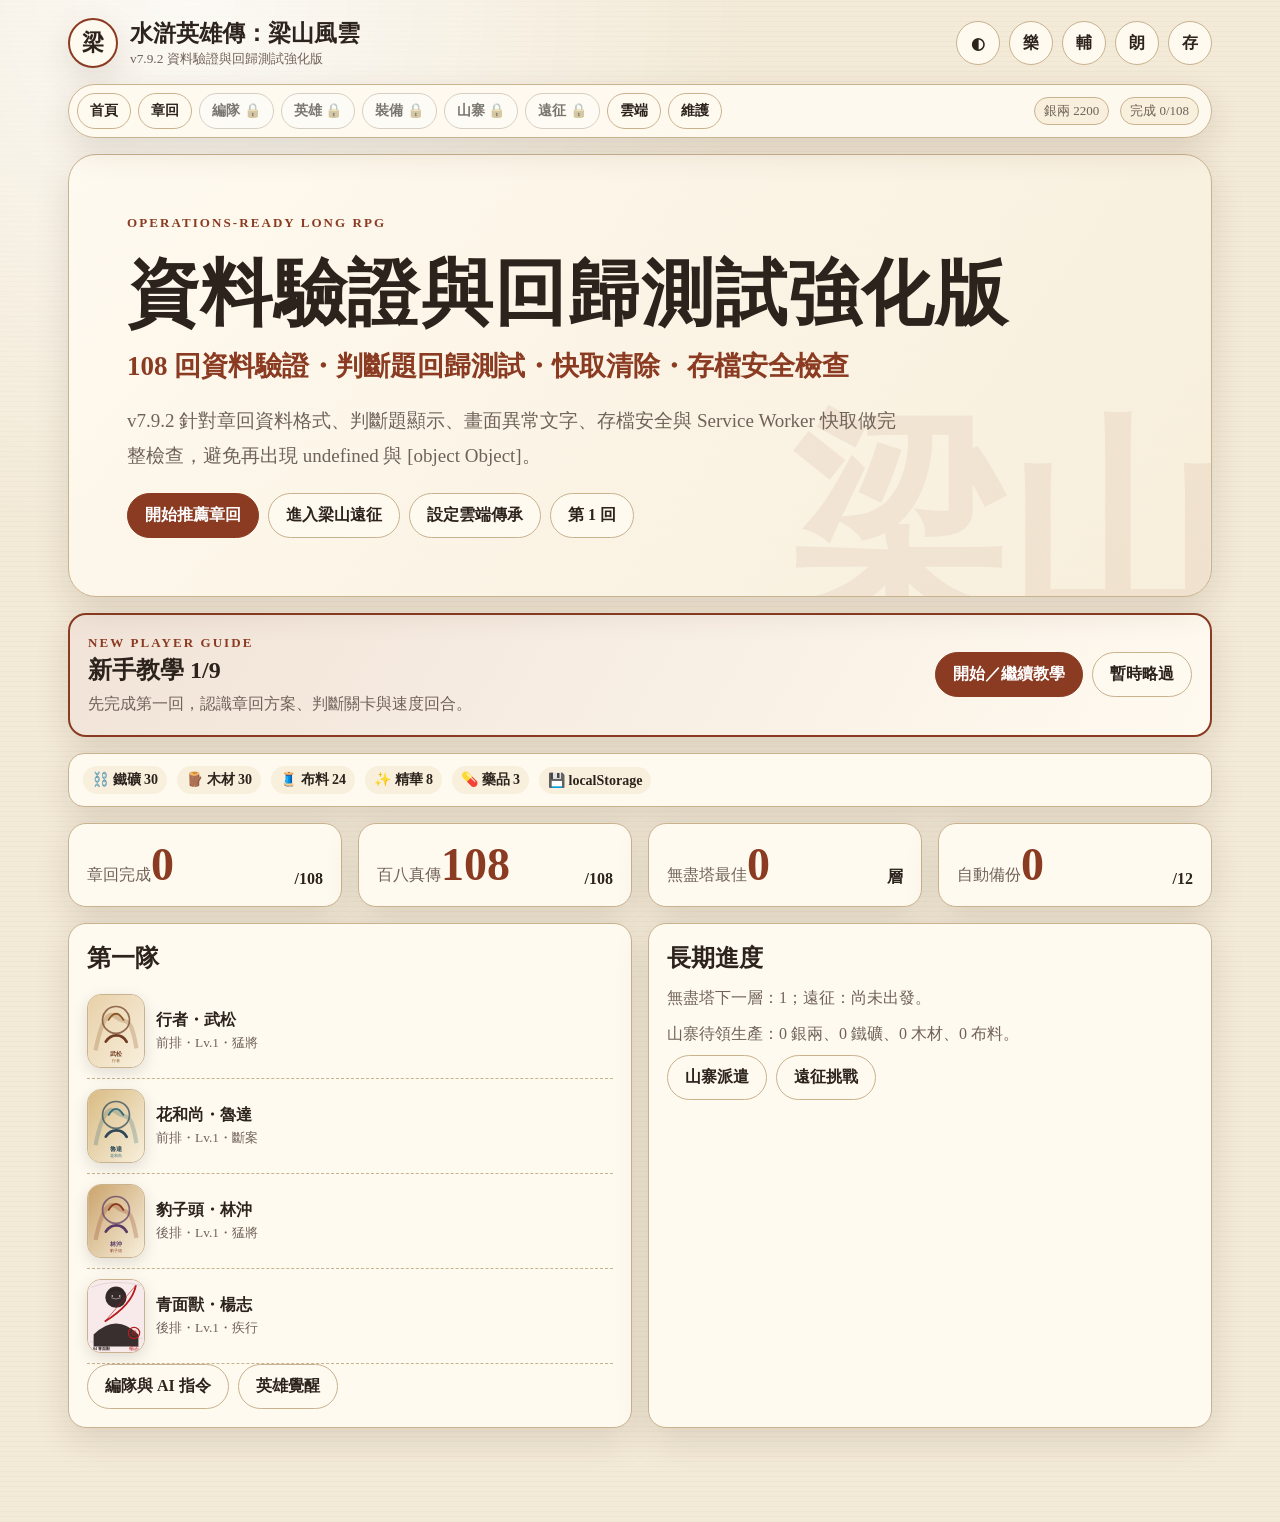
<file: index.html>
<!doctype html>
<html lang="zh-Hant-TW">
<head>
  <meta charset="utf-8">
  <meta name="viewport" content="width=device-width,initial-scale=1,viewport-fit=cover">
  <meta name="theme-color" content="#8a3b22">
  <meta name="description" content="《水滸英雄傳：梁山風雲 v7.9.2 資料驗證與回歸測試強化版》108 回長篇網頁 RPG。">
  <title>水滸英雄傳：梁山風雲 v7.9.2 資料驗證與回歸測試強化版</title>
  <link rel="manifest" href="manifest.webmanifest">
  <link rel="icon" href="assets/icon-192.png">
  <link rel="stylesheet" href="styles.css">
  <script defer src="chapters.js"></script>
  <script defer src="modules/tiangang.js"></script>
  <script defer src="modules/dizha.js"></script>
  <script defer src="modules/save-schema.js"></script>
  <script defer src="modules/cloud-sync.js"></script>
  <script defer src="modules/endgame.js"></script>
  <script defer src="modules/content-v74.js"></script>
  <script defer src="modules/epic-chapters.js"></script>
  <script defer src="modules/epic-chapters-v76.js"></script>
  <script defer src="modules/roguelike.js"></script>
  <script defer src="modules/roguelike-v76.js"></script>
  <script defer src="modules/telemetry.js"></script>
  <script defer src="modules/balance-v76.js"></script>
  <script defer src="modules/operations-v76.js"></script>

  <script defer src="modules/epic-chapters-v77.js"></script>
  <script defer src="modules/roguelike-v77.js"></script>
  <script defer src="modules/balance-v77.js"></script>
  <script defer src="modules/operations-v77.js"></script>
  <script defer src="modules/epic-chapters-v78.js"></script>
  <script defer src="modules/roguelike-v78.js"></script>
  <script defer src="modules/balance-v78.js"></script>
  <script defer src="modules/operations-v78.js"></script>
  <script defer src="modules/accessibility-v78.js"></script>
  <script defer src="modules/stability-v79.js"></script>
  <script defer src="modules/chain-v79.js"></script>
  <script defer src="modules/season-v79.js"></script>
  <script defer src="modules/validation-v792.js"></script>
  <script defer src="modules/audio-v76.js"></script>
  <script defer src="modules/accessibility.js"></script>
  <script defer src="game.js"></script>
</head>
<body data-theme="ink">
  <div id="app"></div>
  <div id="srStatus" class="sr-only" role="status" aria-live="polite" aria-atomic="true"></div>
  <div id="updateRoot" aria-live="polite"></div>
  <div id="modalRoot"></div>
  <div id="toastRoot" aria-live="assertive"></div>
  <noscript><div class="noscript">本遊戲需要啟用 JavaScript 才能遊玩。</div></noscript>
</body>
</html>
</file>
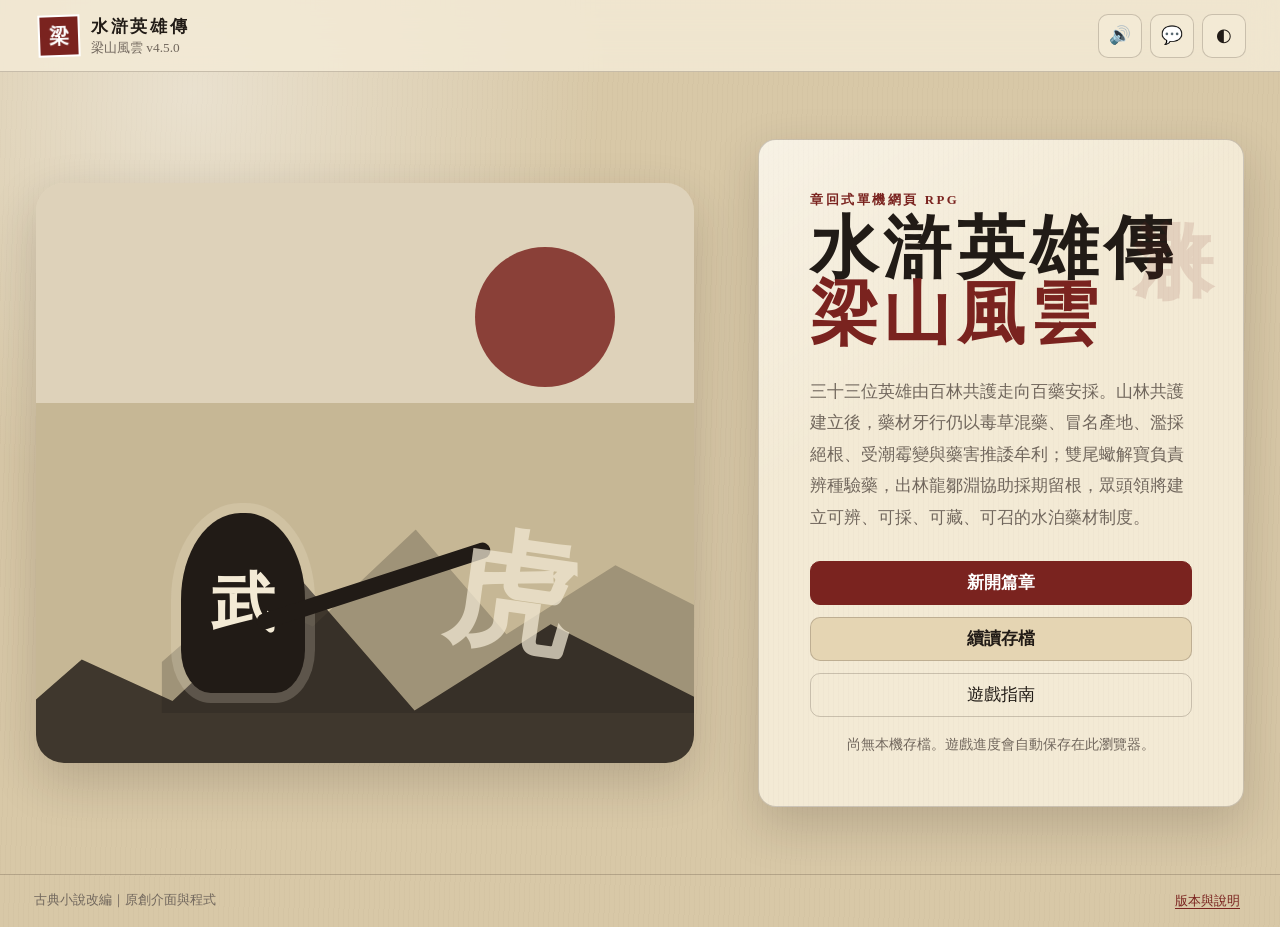
<file: legacy-v4.5.0/index.html>
<!doctype html>
<html lang="zh-Hant-TW">
<head>
  <meta charset="utf-8">
  <meta name="viewport" content="width=device-width, initial-scale=1, viewport-fit=cover">
  <meta name="theme-color" content="#6f1d1b">
  <meta name="description" content="《水滸英雄傳：梁山風雲》網頁版單機角色扮演遊戲。跟隨武松至出林龍鄒淵等三十四名主角踏上英雄路，體驗第三十四回出林龍驗泉與百水安飲、三十四英雄切換、泉井界源、巡檢驗水、煮沸封存、停水補給及百水安飲署建設。">
  <meta property="og:title" content="水滸英雄傳：梁山風雲 v4.5.0">
  <meta property="og:description" content="水墨章回式網頁 RPG：新增出林龍鄒淵、獨角龍鄒潤、泉井界源與巡檢驗水、水泊百水安飲、百水安飲署與三十四英雄切換。">
  <meta property="og:type" content="website">
  <meta property="og:image" content="assets/icon-512.png">
  <title>水滸英雄傳：梁山風雲 v4.5.0</title>
  <link rel="manifest" href="manifest.webmanifest">
  <link rel="icon" href="assets/icon-192.png">
  <link rel="apple-touch-icon" href="assets/icon-192.png">
  <link rel="stylesheet" href="styles.css">
</head>
<body data-theme="ink">
  <noscript>本遊戲需要啟用 JavaScript 才能執行。</noscript>

  <div id="app" class="app-shell">
    <header class="topbar">
      <button id="brandButton" class="brand" type="button" aria-label="回到遊戲標題">
        <span class="seal">梁</span>
        <span>
          <strong>水滸英雄傳</strong>
          <small>梁山風雲 v4.5.0</small>
        </span>
      </button>
      <div class="top-actions">
        <button id="installButton" class="ghost-button hidden" type="button">安裝遊戲</button>
        <button id="soundButton" class="icon-button" type="button" aria-label="切換音效" title="切換音效">🔊</button>
        <button id="narrationButton" class="icon-button" type="button" aria-label="開啟語音播報設定" title="語音播報設定">💬</button>
        <button id="themeButton" class="icon-button" type="button" aria-label="切換顯示模式" title="切換顯示模式">◐</button>
      </div>
    </header>

    <main id="screenRoot" class="screen-root" aria-live="polite"></main>

    <footer class="site-footer">
      <span>古典小說改編｜原創介面與程式</span>
      <button id="aboutButton" class="text-button" type="button">版本與說明</button>
    </footer>
  </div>

  <div id="modalRoot"></div>
  <div id="toastRoot" class="toast-root" aria-live="assertive"></div>

  <template id="titleTemplate">
    <section class="title-screen">
      <div class="title-art" role="img" aria-label="水墨山嶺與武松剪影">
        <div class="sun"></div>
        <div class="mountain mountain-one"></div>
        <div class="mountain mountain-two"></div>
        <div class="hero-silhouette">武</div>
        <div class="tiger-mark">虎</div>
      </div>
      <div class="title-card paper-panel">
        <p class="eyebrow">章回式單機網頁 RPG</p>
        <h1>水滸英雄傳<br><span>梁山風雲</span></h1>
        <p class="title-copy">三十三位英雄由百林共護走向百藥安採。山林共護建立後，藥材牙行仍以毒草混藥、冒名產地、濫採絕根、受潮霉變與藥害推諉牟利；雙尾蠍解寶負責辨種驗藥，出林龍鄒淵協助採期留根，眾頭領將建立可辨、可採、可藏、可召的水泊藥材制度。</p>
        <div class="title-buttons">
          <button class="primary-button" data-action="new-game" type="button">新開篇章</button>
          <button class="secondary-button" data-action="continue-game" type="button">續讀存檔</button>
          <button class="ghost-button" data-action="open-guide" type="button">遊戲指南</button>
        </div>
        <p class="save-hint" data-role="save-hint"></p>
      </div>
    </section>
  </template>

  <template id="gameTemplate">
    <section class="game-screen">
      <aside class="hero-panel paper-panel">
        <div class="hero-heading">
          <div class="portrait" data-role="portrait">武</div>
          <div>
            <p class="eyebrow" data-role="chapter-label">第一回</p>
            <h2 data-role="hero-name">武松</h2>
            <p class="hero-title" data-role="hero-title">清河縣壯士</p>
          </div>
        </div>
        <div class="resource-block">
          <div class="resource-line"><span>氣血</span><strong data-role="hp-text"></strong></div>
          <div class="meter"><i data-role="hp-bar"></i></div>
          <div class="resource-line"><span>豪氣</span><strong data-role="sp-text"></strong></div>
          <div class="meter spirit"><i data-role="sp-bar"></i></div>
          <div class="resource-line"><span>閱歷</span><strong data-role="xp-text"></strong></div>
          <div class="meter xp"><i data-role="xp-bar"></i></div>
        </div>
        <div class="stat-grid">
          <div><span>等級</span><strong data-role="level"></strong></div>
          <div><span>武力</span><strong data-role="attack"></strong></div>
          <div><span>筋骨</span><strong data-role="defense"></strong></div>
          <div><span>義氣</span><strong data-role="morality"></strong></div>
          <div><span>銀兩</span><strong data-role="silver"></strong></div>
          <div><span>酒意</span><strong data-role="drunk"></strong></div>
        </div>
        <button class="companion-strip" data-action="open-team" type="button" aria-label="開啟同伴編成">
          <span class="companion-avatar" data-role="companion-avatar">義</span>
          <span><small>目前助陣</small><strong data-role="companion-name">尚未編成</strong></span>
          <em data-role="companion-bond">羈絆－</em>
        </button>
        <nav class="hero-nav" aria-label="遊戲功能">
          <button data-action="open-character" type="button">人物</button>
          <button data-action="open-roster" type="button">英雄</button>
          <button data-action="open-team" type="button">同伴</button>
          <button data-action="open-inventory" type="button">行囊</button>
          <button data-action="open-quests" type="button">任務</button>
          <button data-action="open-base" type="button">山寨</button>
          <button data-action="open-preparation" type="button">整備</button>
          <button data-action="open-assembly" type="button">座次</button>
          <button data-action="save-game" type="button">存檔</button>
        </nav>
      </aside>

      <section class="adventure-column">
        <div class="location-banner paper-panel">
          <div>
            <p class="eyebrow" data-role="location-region"></p>
            <h2 data-role="location-name"></h2>
          </div>
          <button class="map-button" data-action="open-map" type="button">江湖輿圖</button>
        </div>

        <div class="scene-card" data-role="scene-card">
          <div class="scene-visual" data-role="scene-visual">
            <div class="scene-weather"></div>
            <div class="scene-caption" data-role="scene-caption"></div>
          </div>
          <article class="story-panel paper-panel">
            <div class="story-toolbar">
              <p class="speaker" data-role="speaker"></p>
              <button class="read-aloud-button" data-action="read-current-scene" type="button" aria-label="朗讀目前劇情">▶ 朗讀本段</button>
            </div>
            <h3 data-role="story-title"></h3>
            <div class="story-text" data-role="story-text"></div>
            <div class="choice-list" data-role="choices"></div>
          </article>
        </div>

        <section class="log-panel paper-panel">
          <div class="panel-heading">
            <h3>江湖札記</h3>
            <button class="text-button" data-action="clear-log" type="button">清除</button>
          </div>
          <div class="game-log" data-role="log"></div>
        </section>
      </section>
    </section>
  </template>

  <template id="battleTemplate">
    <div class="battle-overlay" role="dialog" aria-modal="true" aria-label="戰鬥畫面">
      <section class="battle-stage">
        <div class="battle-sky"></div>
        <div class="battle-enemy">
          <div class="enemy-avatar" data-role="enemy-avatar"></div>
          <h2 data-role="enemy-name"></h2>
          <p data-role="enemy-title"></p>
          <div class="meter enemy-meter"><i data-role="enemy-hp-bar"></i></div>
          <strong data-role="enemy-hp-text"></strong>
        </div>
        <div class="battle-hero">
          <div class="hero-avatar" data-role="battle-hero-avatar">武</div>
          <h2 data-role="battle-hero-name">武松</h2>
          <div class="meter"><i data-role="battle-hero-hp-bar"></i></div>
          <strong data-role="battle-hero-hp-text"></strong>
        </div>
        <div class="battle-companion hidden" data-role="battle-companion">
          <div class="battle-companion-avatar" data-role="battle-companion-avatar">義</div>
          <div><small>江湖助陣</small><strong data-role="battle-companion-name"></strong></div>
        </div>
      </section>
      <section class="battle-console paper-panel">
        <div class="battle-message" data-role="battle-message"></div>
        <div class="battle-actions" data-role="battle-actions"></div>
      </section>
    </div>
  </template>

  <script src="game.js" defer></script>
</body>
</html>
</file>
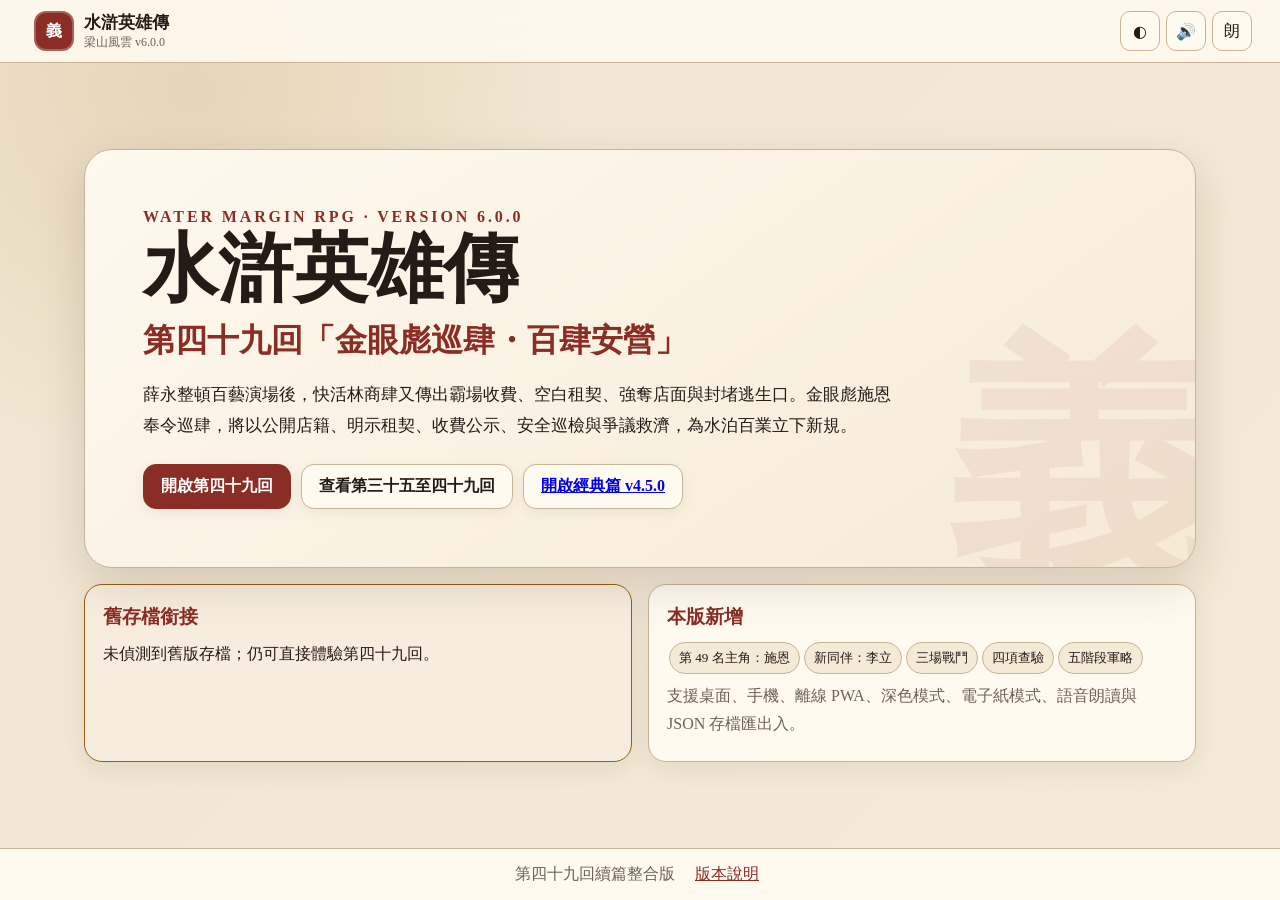
<file: previous-v6.0.0/index.html>
<!doctype html>
<html lang="zh-Hant-TW">
<head>
  <meta charset="utf-8">
  <meta name="viewport" content="width=device-width,initial-scale=1,viewport-fit=cover">
  <meta name="theme-color" content="#7d251f">
  <meta name="description" content="《水滸英雄傳：梁山風雲 v6.0.0》第四十九回：金眼彪巡肆・百肆安營。">
  <title>水滸英雄傳：梁山風雲 v6.0.0</title>
  <link rel="manifest" href="manifest.webmanifest">
  <link rel="icon" href="assets/icon-192.png">
  <link rel="stylesheet" href="styles.css">
</head>
<body data-theme="ink">
  <header class="topbar">
    <button id="brandBtn" class="brand" type="button" aria-label="返回首頁">
      <span class="seal">義</span>
      <span><b>水滸英雄傳</b><small>梁山風雲 v6.0.0</small></span>
    </button>
    <nav class="top-actions" aria-label="工具列">
      <button id="themeBtn" type="button" title="切換顯示模式">◐</button>
      <button id="soundBtn" type="button" title="音效開關">🔊</button>
      <button id="narrateBtn" type="button" title="語音朗讀">朗</button>
      <button id="installBtn" class="hidden" type="button">安裝</button>
    </nav>
  </header>

  <main id="app" tabindex="-1"></main>
  <div id="modalRoot" class="modal-root hidden" aria-live="polite"></div>
  <div id="toastRoot" class="toast-root" aria-live="polite"></div>

  <footer>
    <span>第四十九回續篇整合版</span>
    <button id="aboutBtn" type="button">版本說明</button>
  </footer>
  <script src="game.js"></script>
</body>
</html>
</file>
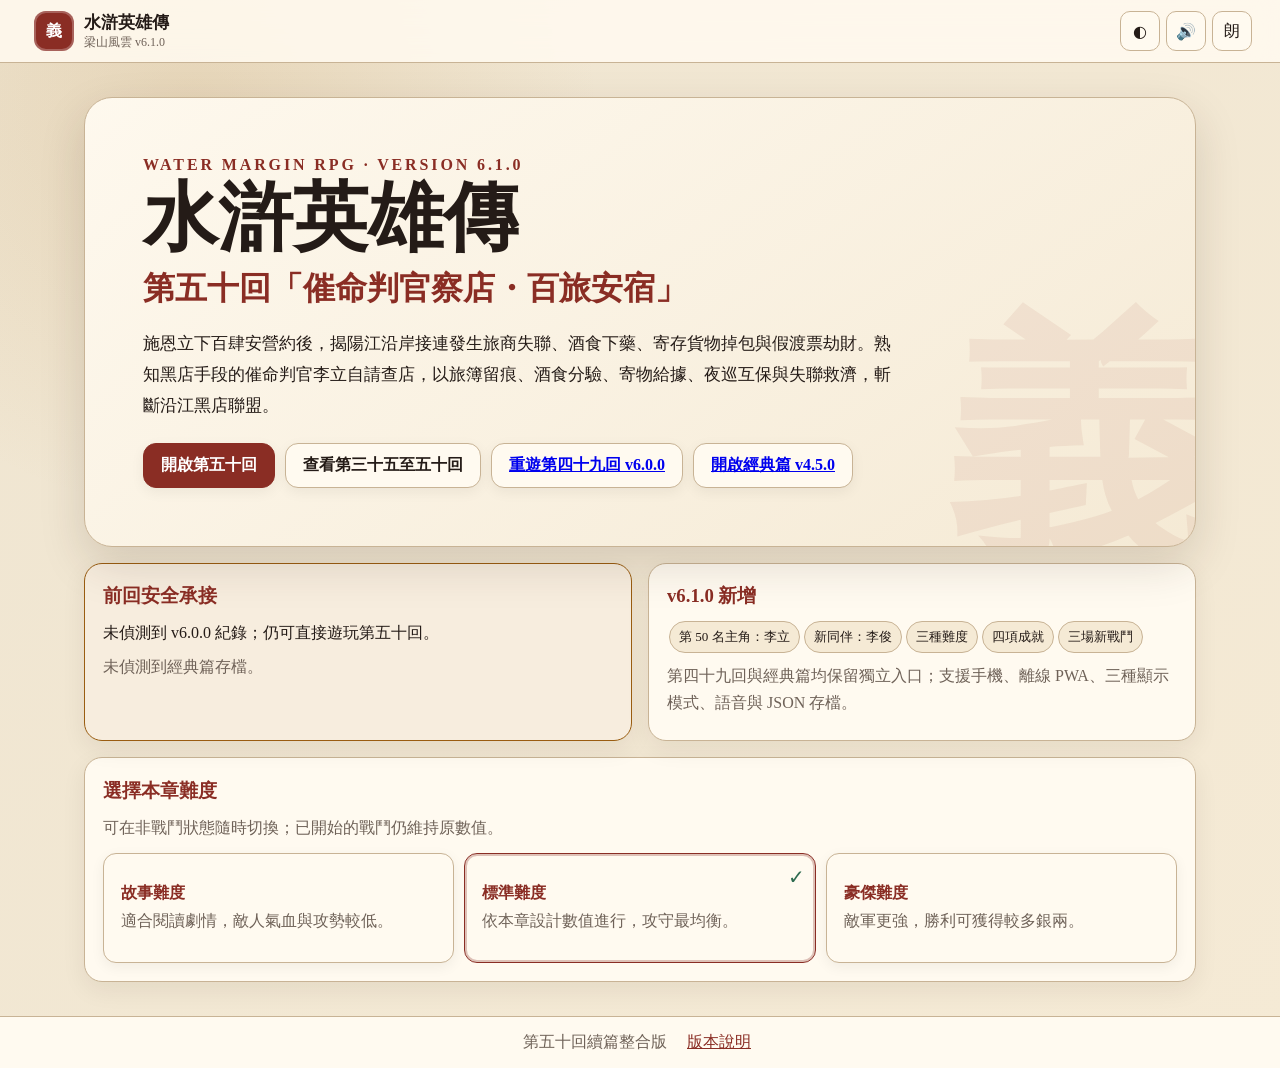
<file: previous-v6.1.0/index.html>
<!doctype html>
<html lang="zh-Hant-TW">
<head>
  <meta charset="utf-8">
  <meta name="viewport" content="width=device-width,initial-scale=1,viewport-fit=cover">
  <meta name="theme-color" content="#7d251f">
  <meta name="description" content="《水滸英雄傳：梁山風雲 v6.1.0》第五十回：催命判官察店・百旅安宿。">
  <title>水滸英雄傳：梁山風雲 v6.1.0</title>
  <link rel="manifest" href="manifest.webmanifest">
  <link rel="icon" href="assets/icon-192.png">
  <link rel="stylesheet" href="styles.css">
</head>
<body data-theme="ink">
  <header class="topbar">
    <button id="brandBtn" class="brand" type="button" aria-label="返回首頁">
      <span class="seal">義</span>
      <span><b>水滸英雄傳</b><small>梁山風雲 v6.1.0</small></span>
    </button>
    <nav class="top-actions" aria-label="工具列">
      <button id="themeBtn" type="button" title="切換顯示模式">◐</button>
      <button id="soundBtn" type="button" title="音效開關">🔊</button>
      <button id="narrateBtn" type="button" title="語音朗讀">朗</button>
      <button id="installBtn" class="hidden" type="button">安裝</button>
    </nav>
  </header>

  <main id="app" tabindex="-1"></main>
  <div id="modalRoot" class="modal-root hidden" aria-live="polite"></div>
  <div id="toastRoot" class="toast-root" aria-live="polite"></div>

  <footer>
    <span>第五十回續篇整合版</span>
    <button id="aboutBtn" type="button">版本說明</button>
  </footer>
  <script src="game.js"></script>
</body>
</html>
</file>
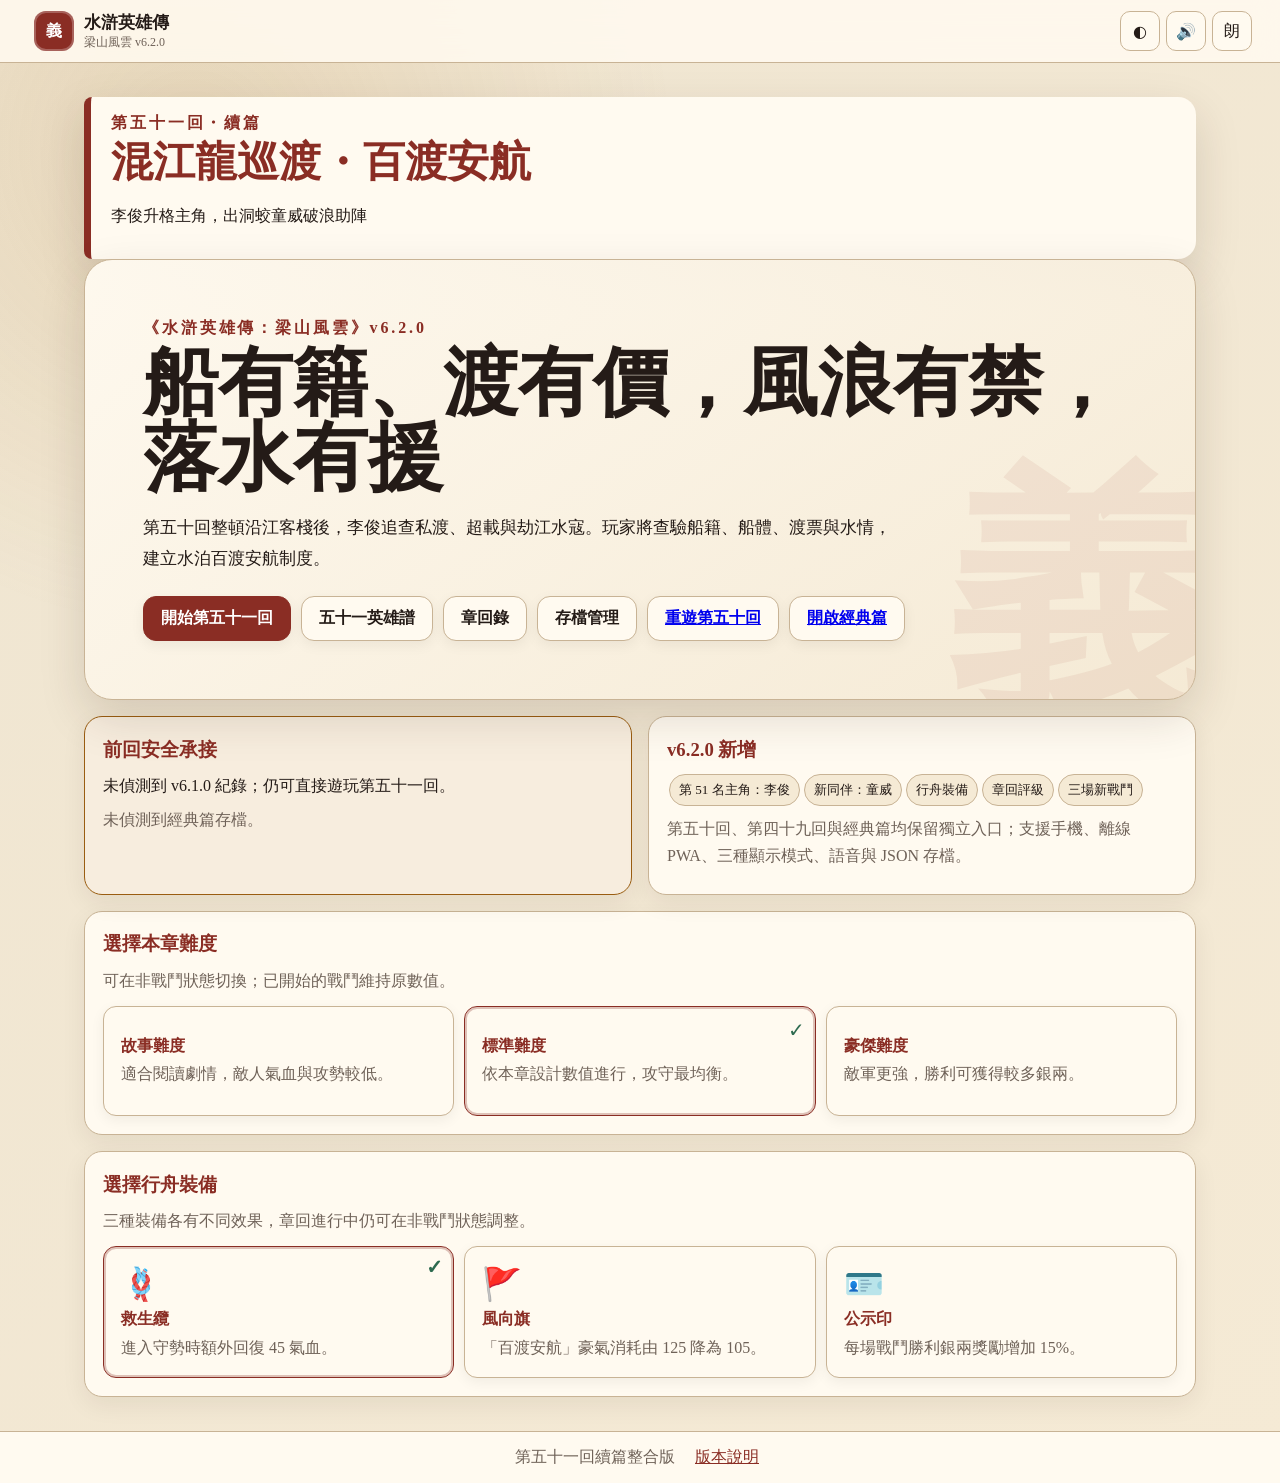
<file: previous-v6.2.0/index.html>
<!doctype html>
<html lang="zh-Hant-TW">
<head>
  <meta charset="utf-8">
  <meta name="viewport" content="width=device-width,initial-scale=1,viewport-fit=cover">
  <meta name="theme-color" content="#7d251f">
  <meta name="description" content="《水滸英雄傳：梁山風雲 v6.2.0》第五十一回：混江龍巡渡・百渡安航。">
  <title>水滸英雄傳：梁山風雲 v6.2.0</title>
  <link rel="manifest" href="manifest.webmanifest">
  <link rel="icon" href="assets/icon-192.png">
  <link rel="stylesheet" href="styles.css">
</head>
<body data-theme="ink">
  <header class="topbar">
    <button id="brandBtn" class="brand" type="button" aria-label="返回首頁">
      <span class="seal">義</span>
      <span><b>水滸英雄傳</b><small>梁山風雲 v6.2.0</small></span>
    </button>
    <nav class="top-actions" aria-label="工具列">
      <button id="themeBtn" type="button" title="切換顯示模式">◐</button>
      <button id="soundBtn" type="button" title="音效開關">🔊</button>
      <button id="narrateBtn" type="button" title="語音朗讀">朗</button>
      <button id="installBtn" class="hidden" type="button">安裝</button>
    </nav>
  </header>
  <main id="app" tabindex="-1"></main>
  <div id="modalRoot" class="modal-root hidden" aria-live="polite"></div>
  <div id="toastRoot" class="toast-root" aria-live="polite"></div>
  <footer>
    <span>第五十一回續篇整合版</span>
    <button id="aboutBtn" type="button">版本說明</button>
  </footer>
  <script src="game.js"></script>
</body>
</html>
</file>
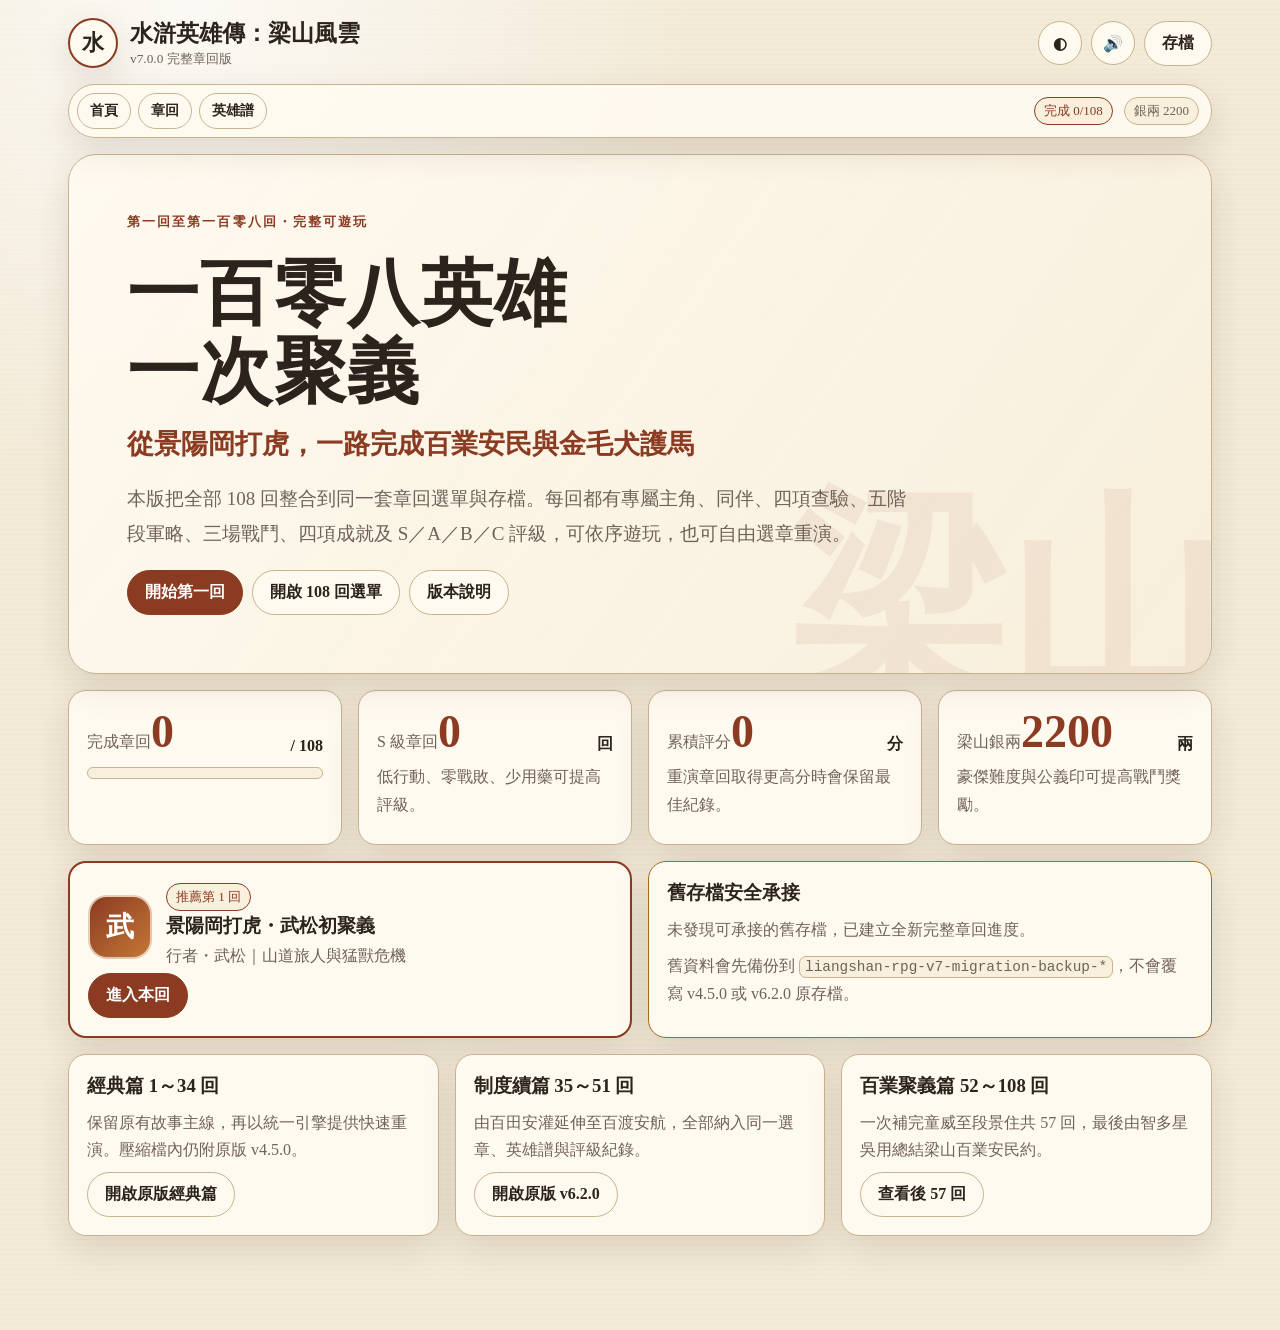
<file: previous-v7.0.0/index.html>
<!doctype html>
<html lang="zh-Hant-TW">
<head>
  <meta charset="utf-8">
  <meta name="viewport" content="width=device-width,initial-scale=1,viewport-fit=cover">
  <meta name="theme-color" content="#8a3b22">
  <meta name="description" content="《水滸英雄傳：梁山風雲 v7.0.0》第一回至第一百零八回完整網頁 RPG。">
  <title>水滸英雄傳：梁山風雲 v7.0.0 完整章回版</title>
  <link rel="manifest" href="manifest.webmanifest">
  <link rel="icon" href="assets/icon-192.png">
  <link rel="stylesheet" href="styles.css">
  <script defer src="chapters.js"></script>
  <script defer src="game.js"></script>
</head>
<body data-theme="ink">
  <div id="app" aria-live="polite"></div>
  <div id="modalRoot"></div>
  <div id="toastRoot" aria-live="assertive"></div>
  <noscript><div class="noscript">本遊戲需要啟用 JavaScript 才能遊玩。</div></noscript>
</body>
</html>
</file>
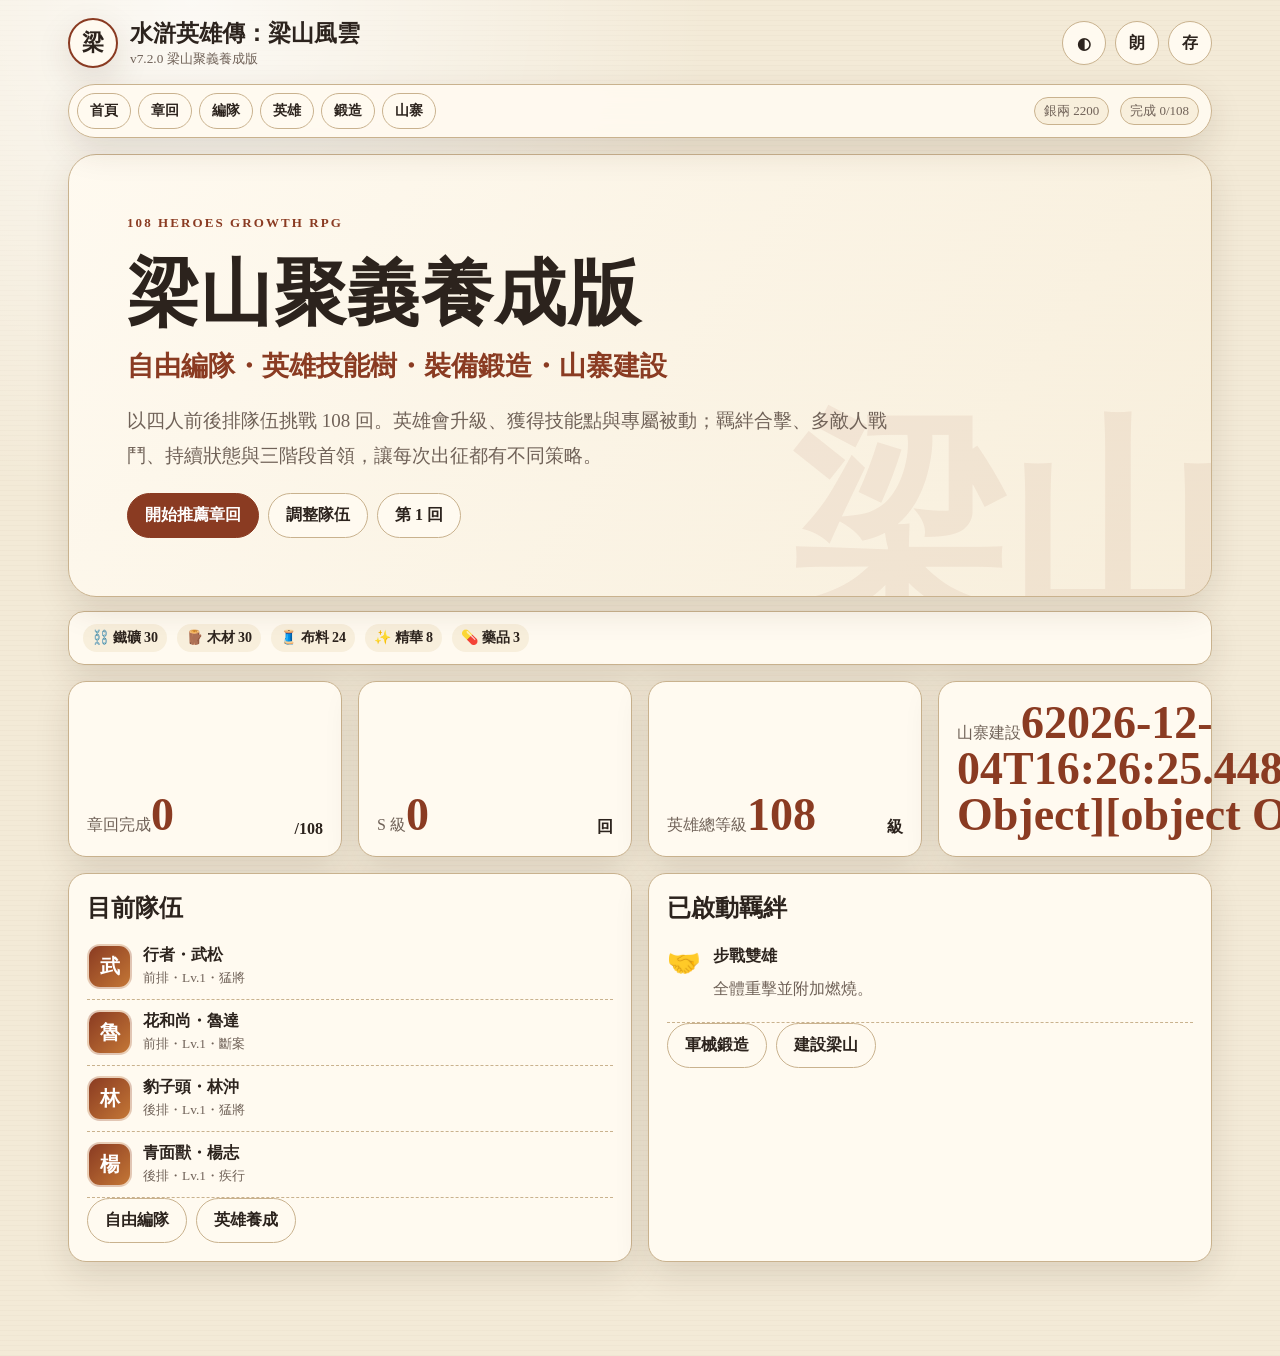
<file: Liangshan_v7.2.0_Standalone.html>
<!doctype html>
<html lang="zh-Hant-TW">
<head>
<meta charset="utf-8">
<meta name="viewport" content="width=device-width,initial-scale=1,viewport-fit=cover">
<meta name="theme-color" content="#8a3b22">
<meta name="description" content="水滸英雄傳：梁山風雲 v7.2.0 梁山聚義養成版單一 HTML 版">
<title>水滸英雄傳：梁山風雲 v7.2.0 梁山聚義養成版</title>
<style>:root{
  color-scheme:light;
  --bg:#f3ead7;
  --paper:#fffaf0;
  --paper-2:#f8efdc;
  --ink:#2c231d;
  --muted:#706258;
  --line:#c9b28e;
  --accent:#8a3b22;
  --accent-2:#c47736;
  --good:#287150;
  --warn:#a26b16;
  --danger:#a33832;
  --shadow:0 12px 34px rgba(63,42,24,.13);
  --radius:18px;
  --safe-bottom:max(18px,env(safe-area-inset-bottom));
  font-family:"Noto Serif TC","PingFang TC","Microsoft JhengHei",serif;
}
*{box-sizing:border-box}
html{min-height:100%;background:var(--bg)}
body{margin:0;min-height:100vh;color:var(--ink);background:
  radial-gradient(circle at 15% 0%,rgba(255,255,255,.75),transparent 30%),
  repeating-linear-gradient(0deg,rgba(80,55,32,.025),rgba(80,55,32,.025) 1px,transparent 1px,transparent 5px),var(--bg)}
body[data-theme="dark"]{
  color-scheme:dark;--bg:#111210;--paper:#1c1e1b;--paper-2:#252820;--ink:#f2ead9;--muted:#b9ae9c;--line:#4d5146;--accent:#d87852;--accent-2:#e4a85e;--good:#73c99e;--warn:#e0b45f;--danger:#ec837d;--shadow:0 14px 38px rgba(0,0,0,.35)
}
body[data-theme="paper"]{
  color-scheme:light;--bg:#fff;--paper:#fff;--paper-2:#f6f6f6;--ink:#000;--muted:#333;--line:#000;--accent:#000;--accent-2:#333;--good:#000;--warn:#000;--danger:#000;--shadow:none
}
button,input,select,textarea{font:inherit}
button,a{touch-action:manipulation}
a{color:inherit}
button:focus-visible,a:focus-visible,input:focus-visible,select:focus-visible,textarea:focus-visible{outline:3px solid color-mix(in srgb,var(--accent) 45%,transparent);outline-offset:2px}
#app{width:min(1180px,100%);margin:auto;padding:18px 18px calc(76px + var(--safe-bottom))}
.topbar{display:flex;align-items:center;justify-content:space-between;gap:12px;margin-bottom:16px}
.brand{display:flex;align-items:center;gap:12px;min-width:0}
.brand-mark{display:grid;place-items:center;width:50px;height:50px;border:2px solid var(--accent);border-radius:50%;font-weight:900;font-size:22px;background:var(--paper);box-shadow:var(--shadow)}
.brand-text{min-width:0}.brand-text b{display:block;font-size:clamp(17px,2.6vw,23px);white-space:nowrap;overflow:hidden;text-overflow:ellipsis}.brand-text small{color:var(--muted)}
.top-actions,.actions,.inline-actions{display:flex;align-items:center;gap:9px;flex-wrap:wrap}
.hero{position:relative;overflow:hidden;padding:clamp(24px,5vw,58px);border:1px solid var(--line);border-radius:28px;background:
  linear-gradient(125deg,color-mix(in srgb,var(--paper) 96%,transparent),color-mix(in srgb,var(--paper-2) 90%,transparent));box-shadow:var(--shadow)}
.hero:after{content:"梁山";position:absolute;right:-16px;bottom:-42px;font-size:clamp(90px,18vw,220px);font-weight:900;color:color-mix(in srgb,var(--accent) 7%,transparent);line-height:1;pointer-events:none}
.hero>*{position:relative;z-index:1}.eyebrow{font-weight:800;letter-spacing:.16em;color:var(--accent);font-size:13px;text-transform:uppercase}.hero h1{margin:.35em 0 .2em;font-size:clamp(34px,7vw,72px);line-height:1.08;letter-spacing:.02em}.hero h2{margin:0 0 14px;font-size:clamp(17px,3vw,27px);font-weight:650;color:var(--accent)}.hero p{max-width:780px;font-size:clamp(16px,2vw,19px);line-height:1.85;color:var(--muted)}
.grid{display:grid;gap:16px}.grid.two{grid-template-columns:repeat(2,minmax(0,1fr))}.grid.three{grid-template-columns:repeat(3,minmax(0,1fr))}.grid.four{grid-template-columns:repeat(4,minmax(0,1fr))}
.card{background:var(--paper);border:1px solid var(--line);border-radius:var(--radius);padding:18px;box-shadow:var(--shadow)}
.card h2,.card h3{margin:0 0 10px}.card p{line-height:1.72;margin:.5em 0;color:var(--muted)}.card.success{border-color:var(--good);background:color-mix(in srgb,var(--paper) 92%,var(--good) 8%)}.card.warning{border-color:var(--warn)}.card.current{border:2px solid var(--accent)}
.metric{display:flex;justify-content:space-between;align-items:end;gap:10px}.metric strong{font-size:clamp(29px,4vw,46px);line-height:1;color:var(--accent)}.metric span{color:var(--muted)}
.btn{appearance:none;border:1px solid var(--line);border-radius:999px;background:var(--paper);color:var(--ink);padding:11px 17px;font-weight:750;text-decoration:none;cursor:pointer;transition:.16s transform,.16s background,.16s border-color;display:inline-flex;align-items:center;justify-content:center;gap:7px;min-height:44px}.btn:hover{transform:translateY(-1px);border-color:var(--accent)}.btn:disabled{opacity:.42;cursor:not-allowed;transform:none}.btn.primary{background:var(--accent);border-color:var(--accent);color:#fff}.btn.good{background:var(--good);border-color:var(--good);color:#fff}.btn.warn{background:var(--warn);border-color:var(--warn);color:#fff}.btn.danger{background:var(--danger);border-color:var(--danger);color:#fff}.btn.icon{width:44px;padding:0}.btn.small{min-height:36px;padding:7px 12px;font-size:14px}
.tag{display:inline-flex;align-items:center;gap:5px;border:1px solid var(--line);border-radius:999px;padding:4px 9px;margin:2px 4px 2px 0;font-size:13px;background:var(--paper-2);color:var(--muted)}.tag.good{border-color:var(--good);color:var(--good)}.tag.warn{border-color:var(--warn);color:var(--warn)}.tag.accent{border-color:var(--accent);color:var(--accent)}
.nav{position:sticky;top:8px;z-index:20;display:flex;gap:7px;align-items:center;overflow:auto;padding:8px;margin:0 0 16px;border:1px solid var(--line);border-radius:999px;background:color-mix(in srgb,var(--paper) 92%,transparent);backdrop-filter:blur(10px);box-shadow:var(--shadow)}.nav .btn{white-space:nowrap}.nav-spacer{flex:1}
.progress{height:12px;border-radius:999px;background:var(--paper-2);border:1px solid var(--line);overflow:hidden}.progress>i{display:block;height:100%;background:linear-gradient(90deg,var(--accent),var(--accent-2));transition:width .25s}
.section-title{display:flex;align-items:end;justify-content:space-between;gap:12px;margin:28px 0 12px}.section-title h2{margin:0}.section-title p{margin:0;color:var(--muted)}
.chapter-toolbar{display:grid;grid-template-columns:minmax(180px,1fr) auto auto;gap:10px;margin:14px 0}.field{width:100%;border:1px solid var(--line);border-radius:13px;background:var(--paper);color:var(--ink);padding:11px 13px;min-height:44px}
.chapter-grid{display:grid;grid-template-columns:repeat(3,minmax(0,1fr));gap:13px}.chapter-card{position:relative;text-align:left;min-height:190px;cursor:pointer;transition:.16s transform,.16s border-color}.chapter-card:hover{transform:translateY(-2px);border-color:var(--accent)}.chapter-card .chapter-no{display:flex;justify-content:space-between;gap:8px;align-items:center;color:var(--accent);font-weight:900}.chapter-card .chapter-icon{font-size:34px}.chapter-card h3{font-size:18px;line-height:1.45;margin:10px 0 4px}.chapter-card p{font-size:14px}.chapter-card.completed:after{content:"✓";position:absolute;right:13px;bottom:10px;display:grid;place-items:center;width:28px;height:28px;border-radius:50%;background:var(--good);color:#fff;font-weight:900}.chapter-card.recommended{border:2px solid var(--accent)}
.portrait{display:flex;gap:14px;align-items:center}.avatar{display:grid;place-items:center;flex:0 0 auto;width:64px;height:64px;border-radius:19px;background:linear-gradient(135deg,var(--accent),var(--accent-2));color:#fff;font-size:28px;font-weight:900;border:2px solid color-mix(in srgb,var(--paper) 70%,transparent)}.portrait h3{margin:0}.portrait p{margin:3px 0}
.task-list{display:grid;gap:10px}.task{width:100%;display:grid;grid-template-columns:42px 1fr auto;gap:12px;align-items:center;text-align:left;border:1px solid var(--line);border-radius:15px;padding:13px;background:var(--paper);color:var(--ink);cursor:pointer}.task:hover:not(:disabled){border-color:var(--accent)}.task:disabled{opacity:.48;cursor:not-allowed}.task.done{border-color:var(--good);background:color-mix(in srgb,var(--paper) 92%,var(--good) 8%)}.task-icon{font-size:25px;text-align:center}.task b{display:block}.task small{display:block;margin-top:3px;color:var(--muted);line-height:1.5}.task-state{font-weight:900;color:var(--good)}
.status-grid{display:grid;grid-template-columns:1.15fr .85fr;gap:16px}.statline{display:grid;grid-template-columns:54px 1fr auto;gap:8px;align-items:center;margin:10px 0;font-size:14px}.bar{height:13px;border:1px solid var(--line);border-radius:999px;overflow:hidden;background:var(--paper-2)}.bar i{display:block;height:100%;background:var(--danger)}.bar.sp i{background:var(--accent-2)}
.battle-grid{display:grid;grid-template-columns:1fr 1fr;gap:16px}.fighter{background:var(--paper);border:1px solid var(--line);border-radius:22px;padding:20px;box-shadow:var(--shadow)}.fighter.enemy{border-color:color-mix(in srgb,var(--danger) 65%,var(--line))}.fighter-head{display:flex;justify-content:space-between;align-items:start;gap:12px}.battle-actions{display:grid;grid-template-columns:repeat(2,minmax(0,1fr));gap:9px;margin-top:17px}.battle-actions .btn{border-radius:13px}.battle-note{margin-top:13px;padding:10px;border-radius:12px;background:var(--paper-2);color:var(--muted);font-size:14px}.log{max-height:250px;overflow:auto}.log div{padding:9px 0;border-bottom:1px dashed var(--line);line-height:1.55}.log div:first-child{color:var(--accent);font-weight:700}
.grade-badge{display:inline-grid;place-items:center;width:112px;height:112px;border:4px solid var(--accent);border-radius:50%;float:right;margin:0 0 12px 20px;background:var(--paper);box-shadow:var(--shadow)}.grade-badge span{font-size:51px;line-height:.9;font-weight:950;color:var(--accent)}.grade-badge small{font-weight:800;color:var(--muted)}
.roster-grid{display:grid;grid-template-columns:repeat(4,minmax(0,1fr));gap:12px}.roster-card{padding:14px}.roster-card .avatar{width:50px;height:50px;border-radius:15px;font-size:22px}.roster-card h3{font-size:16px}.roster-card p{font-size:13px}
.achievement{display:flex;gap:12px;align-items:start;padding:12px 0;border-bottom:1px dashed var(--line)}.achievement:last-child{border:0}.achievement .medal{font-size:27px}.achievement.locked{opacity:.5}
.modal-backdrop{position:fixed;inset:0;z-index:100;display:grid;place-items:center;padding:18px;background:rgba(0,0,0,.55);backdrop-filter:blur(5px)}.modal{width:min(760px,100%);max-height:90vh;overflow:auto;background:var(--paper);border:1px solid var(--line);border-radius:24px;padding:22px;box-shadow:0 30px 90px rgba(0,0,0,.35)}.modal-head{display:flex;justify-content:space-between;gap:12px;align-items:start;margin-bottom:12px}.modal h2{margin:0}.modal textarea{width:100%;min-height:220px;resize:vertical;border:1px solid var(--line);border-radius:14px;padding:12px;background:var(--paper-2);color:var(--ink);font-family:ui-monospace,SFMono-Regular,Consolas,monospace;font-size:12px}
.toast{position:relative;z-index:200;width:min(430px,calc(100vw - 30px));margin:8px auto;padding:13px 16px;border-radius:14px;background:var(--ink);color:var(--paper);box-shadow:var(--shadow);animation:toast-in .22s ease}.toast.good{background:var(--good);color:#fff}.toast.warn{background:var(--warn);color:#fff}@keyframes toast-in{from{opacity:0;transform:translateY(10px)}to{opacity:1;transform:none}}#toastRoot{position:fixed;left:0;right:0;bottom:calc(12px + env(safe-area-inset-bottom));z-index:200;pointer-events:none}
.empty{text-align:center;padding:48px 20px;color:var(--muted)}.muted{color:var(--muted)}.code{font-family:ui-monospace,SFMono-Regular,Consolas,monospace;background:var(--paper-2);border:1px solid var(--line);border-radius:7px;padding:2px 5px;font-size:.9em}.noscript{margin:30px;padding:20px;border:2px solid #900}
@media(max-width:900px){.grid.three,.grid.four,.chapter-grid{grid-template-columns:repeat(2,minmax(0,1fr))}.roster-grid{grid-template-columns:repeat(3,minmax(0,1fr))}.status-grid{grid-template-columns:1fr}}
@media(max-width:650px){#app{padding:12px 12px calc(70px + var(--safe-bottom))}.topbar{align-items:flex-start}.brand-mark{width:43px;height:43px}.top-actions .label{display:none}.grid.two,.grid.three,.grid.four,.chapter-grid,.battle-grid{grid-template-columns:1fr}.roster-grid{grid-template-columns:repeat(2,minmax(0,1fr))}.chapter-toolbar{grid-template-columns:1fr 1fr}.chapter-toolbar input{grid-column:1/-1}.hero{padding:25px 20px}.hero h1{font-size:36px}.nav{top:4px;border-radius:16px}.battle-actions{grid-template-columns:1fr}.grade-badge{float:none;margin:0 0 14px}.chapter-card{min-height:0}.task{grid-template-columns:36px 1fr auto;padding:12px}.fighter{padding:16px}}
@media(max-width:380px){.roster-grid{grid-template-columns:1fr}.top-actions .btn:not(.icon){display:none}.hero h1{font-size:31px}}
@media(prefers-reduced-motion:reduce){*,*:before,*:after{scroll-behavior:auto!important;animation:none!important;transition:none!important}}
@media print{.topbar,.nav,.actions,.top-actions,.btn{display:none!important}body{background:#fff}#app{width:100%;padding:0}.card,.hero{box-shadow:none;break-inside:avoid}}

/* v7.1.0 百八英雄深度玩法版 */
.update-banner{position:fixed;left:50%;bottom:calc(18px + env(safe-area-inset-bottom));transform:translateX(-50%);z-index:180;width:min(720px,calc(100vw - 24px));display:flex;align-items:center;justify-content:space-between;gap:14px;padding:14px 16px;border:2px solid var(--accent);border-radius:18px;background:var(--paper);box-shadow:0 20px 60px rgba(0,0,0,.28)}
.update-banner b{display:block}.update-banner small{display:block;color:var(--muted);margin-top:3px}.update-banner .actions{flex-wrap:nowrap}
.flow-list{display:grid;gap:11px}.flow-step{display:grid;grid-template-columns:42px 1fr auto;gap:12px;align-items:center;padding:14px;border:1px solid var(--line);border-radius:16px;background:var(--paper);box-shadow:var(--shadow)}.flow-step.current{border:2px solid var(--accent);background:color-mix(in srgb,var(--paper) 92%,var(--accent) 8%)}.flow-step.done{border-color:var(--good);background:color-mix(in srgb,var(--paper) 92%,var(--good) 8%)}.flow-step.locked{opacity:.55}.flow-index{display:grid;place-items:center;width:38px;height:38px;border-radius:50%;background:var(--paper-2);border:1px solid var(--line);font-weight:900}.flow-step.current .flow-index{background:var(--accent);color:#fff}.flow-step.done .flow-index{background:var(--good);color:#fff}.flow-step h3{margin:0 0 4px}.flow-step p{margin:0;color:var(--muted);line-height:1.55}.flow-step .btn{min-width:96px}
.skill-panel{display:grid;grid-template-columns:1fr 1fr;gap:12px;margin-top:13px}.skill-card{border:1px solid var(--line);border-radius:14px;padding:13px;background:var(--paper-2)}.skill-card b{display:block;color:var(--accent);margin-bottom:4px}.skill-card small{line-height:1.55;color:var(--muted)}
.boss-mechanic{margin-top:12px;padding:12px;border:1px solid var(--danger);border-radius:14px;background:color-mix(in srgb,var(--paper) 92%,var(--danger) 8%)}.boss-mechanic b{color:var(--danger)}
.shop-grid{display:grid;grid-template-columns:repeat(3,minmax(0,1fr));gap:14px}.shop-card{display:flex;flex-direction:column}.shop-card .shop-icon{font-size:42px}.shop-card .shop-level{font-weight:900;color:var(--accent);font-size:20px}.shop-card .btn{margin-top:auto}.price{font-weight:900;color:var(--warn)}
.filter-summary{display:flex;align-items:center;gap:8px;flex-wrap:wrap;margin:0 0 12px}.recent-mark{position:absolute;left:13px;bottom:10px;font-size:12px;color:var(--accent);font-weight:800}.draft-mark{border-color:var(--warn)!important}.chapter-card.draft-mark:before{content:"進行中";position:absolute;right:12px;top:50px;background:var(--warn);color:#fff;border-radius:999px;padding:3px 8px;font-size:12px;font-weight:800}
.inventory-line{display:flex;gap:8px;flex-wrap:wrap;align-items:center}.level-pips{display:flex;gap:4px;margin:8px 0}.level-pips i{width:18px;height:7px;border-radius:999px;background:var(--line)}.level-pips i.on{background:var(--accent)}
.status-effect{display:inline-flex;padding:3px 8px;border:1px solid var(--warn);border-radius:999px;color:var(--warn);font-size:12px;margin:2px}.status-effect.good{border-color:var(--good);color:var(--good)}
@media(max-width:900px){.shop-grid{grid-template-columns:repeat(2,minmax(0,1fr))}}
@media(max-width:650px){.chapter-toolbar{grid-template-columns:1fr 1fr}.chapter-toolbar input{grid-column:1/-1}.shop-grid,.skill-panel{grid-template-columns:1fr}.flow-step{grid-template-columns:36px 1fr}.flow-step>.btn{grid-column:1/-1;width:100%}.update-banner{align-items:flex-start;flex-direction:column}.update-banner .actions{width:100%;flex-wrap:wrap}.update-banner .btn{flex:1}}

/* v7.2.0 梁山聚義養成版 */
.hero.compact{padding:32px}.hero.compact h1{font-size:clamp(32px,6vw,58px)}
.materials-bar{display:flex;gap:10px;flex-wrap:wrap;align-items:center;margin:14px 0;padding:12px 14px;border:1px solid var(--line);border-radius:16px;background:var(--paper);box-shadow:var(--shadow)}
.materials-bar span{display:inline-flex;align-items:center;gap:5px;padding:5px 9px;border-radius:999px;background:var(--paper-2);font-weight:750;font-size:14px}
.team-mini{display:flex;gap:11px;align-items:center;padding:10px 0;border-bottom:1px dashed var(--line)}.team-mini:last-of-type{border-bottom:0}.team-mini .avatar{width:45px;height:45px;border-radius:13px;font-size:20px}.team-mini b,.team-mini small{display:block}.team-mini small{color:var(--muted);margin-top:3px}
.formation-preview{display:grid;grid-template-columns:1fr 1fr;gap:10px;margin-bottom:12px}.formation-card{display:flex;gap:10px;align-items:center;border:1px solid var(--line);border-radius:14px;padding:10px;background:var(--paper-2)}.formation-card .avatar{width:48px;height:48px;border-radius:14px;font-size:21px}.formation-card b,.formation-card small{display:block}.formation-card small{color:var(--muted);margin-top:3px}.bond-banner{margin-top:12px;padding:11px 13px;border:1px solid var(--good);border-radius:13px;background:color-mix(in srgb,var(--paper) 90%,var(--good) 10%);color:var(--good)}
.difficulty-row{display:flex;align-items:center;gap:7px;flex-wrap:wrap;margin-top:12px}
.formation-board{margin-top:16px}.formation-row{display:grid;grid-template-columns:80px 1fr 1fr;gap:12px;align-items:stretch;margin:12px 0}.formation-row>b{display:grid;place-items:center;border:1px solid var(--line);border-radius:14px;background:var(--paper-2)}.formation-slot{display:flex;gap:12px;align-items:center;border:1px solid var(--line);border-radius:16px;padding:13px;background:var(--paper)}.formation-slot .avatar{width:50px;height:50px;border-radius:15px;font-size:22px}.formation-slot>div{min-width:0;flex:1}.formation-slot b,.formation-slot small{display:block}.formation-slot small{color:var(--muted);margin-top:5px}.formation-slot select{margin-top:6px}
.hero-growth-grid{display:grid;grid-template-columns:repeat(3,minmax(0,1fr));gap:14px}.growth-card{display:flex;flex-direction:column}.growth-card>.btn{margin-top:auto;align-self:flex-start}.passive-box{padding:11px;border:1px solid var(--accent);border-radius:13px;background:color-mix(in srgb,var(--paper) 93%,var(--accent) 7%);margin:10px 0}.passive-box b,.passive-box small{display:block}.passive-box small{margin-top:4px;color:var(--muted);line-height:1.5}.skill-tree{display:grid;grid-template-columns:repeat(3,minmax(0,1fr));gap:7px;margin:10px 0}.tree-node{border:1px solid var(--line);border-radius:12px;background:var(--paper-2);color:var(--ink);padding:9px 7px;font-weight:800;cursor:pointer}.tree-node small{display:block;color:var(--muted);font-weight:500;margin-top:4px}.tree-node:disabled{opacity:.5;cursor:not-allowed}.equipment-line{display:grid;gap:4px;padding:9px 0;font-size:14px;color:var(--muted)}.hero-search{width:min(330px,100%)}
.equipment-grid{display:grid;grid-template-columns:repeat(2,minmax(0,1fr));gap:12px}.equipment-card{display:grid;grid-template-columns:54px 1fr auto;gap:12px;align-items:center;border:1px solid var(--line);border-radius:16px;padding:14px;background:var(--paper-2)}.equipment-card.good{border-color:var(--good)}.equipment-card.accent{border-color:var(--accent);box-shadow:inset 0 0 0 1px var(--accent)}.equipment-icon{font-size:36px}.equipment-card h3{margin:5px 0}.equipment-card p{margin:3px 0;color:var(--muted);line-height:1.5}.equipment-actions{display:flex;gap:7px;flex-direction:column}.narrow{width:auto;min-width:150px}.shop-icon{font-size:40px}
.base-grid{display:grid;grid-template-columns:repeat(3,minmax(0,1fr));gap:14px}.building-card{display:flex;flex-direction:column}.building-icon{font-size:46px}.building-card>.btn{margin-top:auto;border-radius:14px;white-space:normal}.building-card small{display:block;color:var(--muted);line-height:1.55;margin-bottom:12px}
.battle-toolbar{display:flex;justify-content:space-between;align-items:center;gap:12px;margin-bottom:14px;padding:13px 15px;border:1px solid var(--line);border-radius:16px;background:var(--paper);box-shadow:var(--shadow)}.battle-toolbar b,.battle-toolbar small{display:block}.battle-toolbar small{color:var(--muted);margin-top:3px}.combat-board{display:grid;grid-template-columns:1fr 1fr;gap:16px}.combat-board h2{margin:0 0 10px}.combat-team{display:grid;gap:10px}.unit-card{width:100%;text-align:left;border:1px solid var(--line);border-radius:16px;padding:13px;background:var(--paper);color:var(--ink);box-shadow:var(--shadow)}button.unit-card{cursor:pointer}.unit-card.active{border:2px solid var(--good);background:color-mix(in srgb,var(--paper) 92%,var(--good) 8%)}.unit-card.targeted{border:2px solid var(--danger);background:color-mix(in srgb,var(--paper) 92%,var(--danger) 8%)}.unit-card.fallen{opacity:.42;filter:grayscale(1)}.unit-head{display:flex;gap:10px;align-items:center;margin-bottom:7px}.unit-head b,.unit-head small{display:block}.unit-head small{color:var(--muted);margin-top:2px}.small-avatar{width:42px;height:42px;border-radius:12px;font-size:19px}.mechanic-note{display:block;margin-top:8px;color:var(--danger);line-height:1.45}.active-panel{margin-top:16px}.active-panel .battle-actions{grid-template-columns:repeat(3,minmax(0,1fr))}
@media(max-width:950px){.hero-growth-grid,.base-grid{grid-template-columns:repeat(2,minmax(0,1fr))}.equipment-grid{grid-template-columns:1fr}.active-panel .battle-actions{grid-template-columns:repeat(2,minmax(0,1fr))}}
@media(max-width:700px){.formation-preview,.combat-board,.hero-growth-grid,.base-grid{grid-template-columns:1fr}.formation-row{grid-template-columns:1fr}.formation-row>b{padding:9px}.equipment-card{grid-template-columns:45px 1fr}.equipment-actions{grid-column:1/-1;flex-direction:row}.battle-toolbar{align-items:flex-start;flex-direction:column}.battle-toolbar .actions{width:100%}.active-panel .battle-actions{grid-template-columns:1fr}.skill-tree{grid-template-columns:1fr}.materials-bar{gap:6px}.materials-bar span{font-size:12px}.formation-slot{align-items:flex-start}}
</style>
</head>
<body data-theme="ink">
<div id="app" aria-live="polite"></div>
<div id="updateRoot" aria-live="polite"></div>
<div id="modalRoot"></div>
<div id="toastRoot" aria-live="assertive"></div>
<noscript><div class="noscript">本遊戲需要啟用 JavaScript 才能遊玩。</div></noscript>
<script>/* 水滸英雄傳：梁山風雲 v7.0.0 完整章回資料 */
(() => {
  'use strict';
  const chapters = [{"number":1,"name":"武松","nickname":"行者","title":"景陽岡打虎・武松初聚義","focus":"山道旅人與猛獸危機","icon":"🐅","kind":"story","companion":"魯達","companionNickname":"花和尚","era":"經典篇"},{"number":2,"name":"魯達","nickname":"花和尚","title":"魯提轄拳打鎮關西","focus":"市井欺壓與弱者救援","icon":"🥊","kind":"justice","companion":"林沖","companionNickname":"豹子頭","era":"經典篇"},{"number":3,"name":"林沖","nickname":"豹子頭","title":"林教頭風雪山神廟","focus":"權勢陷害與驛路追殺","icon":"❄️","kind":"story","companion":"楊志","companionNickname":"青面獸","era":"經典篇"},{"number":4,"name":"楊志","nickname":"青面獸","title":"吳用智取生辰綱","focus":"官運押送與暑路風險","icon":"🎁","kind":"transport","companion":"宋江","companionNickname":"呼保義","era":"經典篇"},{"number":5,"name":"宋江","nickname":"呼保義","title":"宋江私放晁蓋","focus":"案牘追查與義法抉擇","icon":"📜","kind":"justice","companion":"李逵","companionNickname":"黑旋風","era":"經典篇"},{"number":6,"name":"李逵","nickname":"黑旋風","title":"江州劫法場・白龍廟聚義","focus":"牢城冤案與法場救援","icon":"🪓","kind":"justice","companion":"扈三娘","companionNickname":"一丈青","era":"經典篇"},{"number":7,"name":"扈三娘","nickname":"一丈青","title":"三打祝家莊","focus":"莊寨迷路與民戶保全","icon":"🏯","kind":"military","companion":"呼延灼","companionNickname":"雙鞭","era":"經典篇"},{"number":8,"name":"呼延灼","nickname":"雙鞭","title":"鉤鐮槍大破連環馬","focus":"連環騎陣與戰馬安置","icon":"🐎","kind":"military","companion":"盧俊義","companionNickname":"玉麒麟","era":"經典篇"},{"number":9,"name":"盧俊義","nickname":"玉麒麟","title":"曾頭市破・玉麒麟入山","focus":"莊園陷害與寨戰善後","icon":"🦄","kind":"story","companion":"公孫勝","companionNickname":"入雲龍","era":"經典篇"},{"number":10,"name":"公孫勝","nickname":"入雲龍","title":"菊花會論路・入雲龍歸山","focus":"招安分歧與山寨議決","icon":"☁️","kind":"justice","companion":"張清","companionNickname":"沒羽箭","era":"經典篇"},{"number":11,"name":"張清","nickname":"沒羽箭","title":"童貫兵退・高俅艦破","focus":"水陸聯戰與落水救援","icon":"🪨","kind":"military","companion":"花榮","companionNickname":"小李廣","era":"經典篇"},{"number":12,"name":"花榮","nickname":"小李廣","title":"三約受詔・雁門鎖關","focus":"受詔條件與邊關守備","icon":"🏹","kind":"military","companion":"瓊英","companionNickname":"瓊矢鏃","era":"經典篇"},{"number":13,"name":"瓊英","nickname":"瓊矢鏃","title":"瓊英飛石破幻霧","focus":"幻霧徵糧與村寨避戰","icon":"💎","kind":"story","companion":"燕青","companionNickname":"浪子","era":"經典篇"},{"number":14,"name":"燕青","nickname":"浪子","title":"燕青易服探宛州","focus":"潛行偵查與民船撤離","icon":"🎭","kind":"stealth","companion":"張順","companionNickname":"浪裡白條","era":"經典篇"},{"number":15,"name":"張順","nickname":"浪裡白條","title":"張順測潮入湧金門","focus":"潮汐夜襲與水門救援","icon":"🌊","kind":"water","companion":"戴宗","companionNickname":"神行太保","era":"經典篇"},{"number":16,"name":"戴宗","nickname":"神行太保","title":"戴宗神行接急援","focus":"傷兵轉送與軍民班師","icon":"💨","kind":"health","companion":"朱武","companionNickname":"神機軍師","era":"經典篇"},{"number":17,"name":"朱武","nickname":"神機軍師","title":"朱武四門護功冊","focus":"功冊核驗與撫卹公開","icon":"🧭","kind":"civic","companion":"蕭讓","companionNickname":"聖手書生","era":"經典篇"},{"number":18,"name":"蕭讓","nickname":"聖手書生","title":"蕭讓鐵筆驗田契","focus":"田契查驗與安業分籍","icon":"✒️","kind":"civic","companion":"裴宣","companionNickname":"鐵面孔目","era":"經典篇"},{"number":19,"name":"裴宣","nickname":"鐵面孔目","title":"裴宣鐵面開公議","focus":"公開審理與止私刑","icon":"⚖️","kind":"justice","companion":"樂和","companionNickname":"鐵叫子","era":"經典篇"},{"number":20,"name":"樂和","nickname":"鐵叫子","title":"樂和傳聲破偽榜","focus":"公告核真與證人保護","icon":"📣","kind":"civic","companion":"金大堅","companionNickname":"玉臂匠","era":"經典篇"},{"number":21,"name":"金大堅","nickname":"玉臂匠","title":"金大堅玉臂驗通憑","focus":"印信防偽與跨處通驗","icon":"🪪","kind":"civic","companion":"孟康","companionNickname":"玉幡竿","era":"經典篇"},{"number":22,"name":"孟康","nickname":"玉幡竿","title":"孟康玉幡定舟載","focus":"船籍載重與公共航運","icon":"⛵","kind":"water","companion":"侯健","companionNickname":"通臂猿","era":"經典篇"},{"number":23,"name":"侯健","nickname":"通臂猿","title":"侯健通臂織百工","focus":"工服護具與作業安全","icon":"🧵","kind":"trade","companion":"湯隆","companionNickname":"金錢豹子","era":"經典篇"},{"number":24,"name":"湯隆","nickname":"金錢豹子","title":"湯隆金錢鍛百器","focus":"器具量規與召回制度","icon":"🔨","kind":"trade","companion":"凌振","companionNickname":"轟天雷","era":"經典篇"},{"number":25,"name":"凌振","nickname":"轟天雷","title":"凌振轟天鳴聯防","focus":"警號辨識與災害疏散","icon":"💥","kind":"military","companion":"皇甫端","companionNickname":"紫髯伯","era":"經典篇"},{"number":26,"name":"皇甫端","nickname":"紫髯伯","title":"皇甫端紫髯辨疫","focus":"人畜檢疫與隔離補償","icon":"🐴","kind":"health","companion":"曹正","companionNickname":"操刀鬼","era":"經典篇"},{"number":27,"name":"曹正","nickname":"操刀鬼","title":"曹正操刀驗百膳","focus":"食材溯源與留樣召回","icon":"🍲","kind":"health","companion":"孫二娘","companionNickname":"母夜叉","era":"經典篇"},{"number":28,"name":"孫二娘","nickname":"母夜叉","title":"孫二娘護驛安百宿","focus":"旅宿登記與夜間求援","icon":"🏮","kind":"transport","companion":"張青","companionNickname":"菜園子","era":"經典篇"},{"number":29,"name":"張青","nickname":"菜園子","title":"張青菜園封百包","focus":"寄件封籤與遺失理賠","icon":"📦","kind":"transport","companion":"顧大嫂","companionNickname":"母大蟲","era":"經典篇"},{"number":30,"name":"顧大嫂","nickname":"母大蟲","title":"顧大嫂驗貨保百市","focus":"商品真樣與退換賠付","icon":"🛒","kind":"trade","companion":"孫新","companionNickname":"小尉遲","era":"經典篇"},{"number":31,"name":"孫新","nickname":"小尉遲","title":"孫新巡倉安百糧","focus":"糧倉驗收與輪儲救濟","icon":"🌾","kind":"trade","companion":"解珍","companionNickname":"兩頭蛇","era":"經典篇"},{"number":32,"name":"解珍","nickname":"兩頭蛇","title":"解珍辨跡護百林","focus":"禁獵清陷與山林防火","icon":"🌲","kind":"wild","companion":"解寶","companionNickname":"雙尾蠍","era":"經典篇"},{"number":33,"name":"解寶","nickname":"雙尾蠍","title":"解寶辨藥安百採","focus":"藥材辨種與留根乾燥","icon":"🌿","kind":"health","companion":"鄒淵","companionNickname":"出林龍","era":"經典篇"},{"number":34,"name":"鄒淵","nickname":"出林龍","title":"鄒淵驗泉安百水","focus":"泉井界源與飲水煮沸","icon":"💧","kind":"health","companion":"鄒潤","companionNickname":"獨角龍","era":"經典篇"},{"number":35,"name":"鄒潤","nickname":"獨角龍","title":"獨角龍疏渠・百田安灌","focus":"農渠分水與旱澇調度","icon":"🚜","kind":"civic","companion":"陶宗旺","companionNickname":"九尾龜","era":"制度續篇"},{"number":36,"name":"陶宗旺","nickname":"九尾龜","title":"九尾龜築路・百道安行","focus":"道路築養與坑洞通報","icon":"🛣️","kind":"transport","companion":"杜遷","companionNickname":"摸著天","era":"制度續篇"},{"number":37,"name":"杜遷","nickname":"摸著天","title":"摸著天量屋・百居安住","focus":"房屋丈量與居住安全","icon":"🏠","kind":"civic","companion":"宋萬","companionNickname":"雲裡金剛","era":"制度續篇"},{"number":38,"name":"宋萬","nickname":"雲裡金剛","title":"雲裡金剛巡坊・百鄰安守","focus":"鄰里巡守與弱戶關懷","icon":"🏘️","kind":"civic","companion":"朱貴","companionNickname":"旱地忽律","era":"制度續篇"},{"number":39,"name":"朱貴","nickname":"旱地忽律","title":"旱地忽律辨訊・百信安傳","focus":"消息核實與謠言止散","icon":"📨","kind":"civic","companion":"朱富","companionNickname":"笑面虎","era":"制度續篇"},{"number":40,"name":"朱富","nickname":"笑面虎","title":"笑面虎聽訴・百訴安解","focus":"申訴受理與調解追蹤","icon":"🗣️","kind":"justice","companion":"李雲","companionNickname":"青眼虎","era":"制度續篇"},{"number":41,"name":"李雲","nickname":"青眼虎","title":"青眼虎勘案・百案安查","focus":"現場勘驗與證物保全","icon":"🔍","kind":"justice","companion":"杜興","companionNickname":"鬼臉兒","era":"制度續篇"},{"number":42,"name":"杜興","nickname":"鬼臉兒","title":"鬼臉兒核契・百契安信","focus":"契約明示與違約救濟","icon":"🤝","kind":"justice","companion":"李應","companionNickname":"撲天雕","era":"制度續篇"},{"number":43,"name":"李應","nickname":"撲天雕","title":"撲天雕清產・百產安籍","focus":"財產清冊與權屬登記","icon":"🗂️","kind":"civic","companion":"朱仝","companionNickname":"美髯公","era":"制度續篇"},{"number":44,"name":"朱仝","nickname":"美髯公","title":"美髯公核戶・百戶安名","focus":"戶籍核名與身分補登","icon":"👨‍👩‍👧","kind":"civic","companion":"雷橫","companionNickname":"插翅虎","era":"制度續篇"},{"number":45,"name":"雷橫","nickname":"插翅虎","title":"插翅虎核役・百役安任","focus":"差役派任與工時保障","icon":"🪽","kind":"civic","companion":"穆春","companionNickname":"小遮攔","era":"制度續篇"},{"number":46,"name":"穆春","nickname":"小遮攔","title":"小遮攔核賦・百賦安徵","focus":"賦稅計算與弱戶減免","icon":"🧾","kind":"civic","companion":"穆弘","companionNickname":"沒遮攔","era":"制度續篇"},{"number":47,"name":"穆弘","nickname":"沒遮攔","title":"沒遮攔核債・百債安償","focus":"債務清冊與公平清償","icon":"💰","kind":"justice","companion":"薛永","companionNickname":"病大蟲","era":"制度續篇"},{"number":48,"name":"薛永","nickname":"病大蟲","title":"病大蟲核藝・百藝安演","focus":"街頭技藝與演出安全","icon":"🎪","kind":"trade","companion":"施恩","companionNickname":"金眼彪","era":"制度續篇"},{"number":49,"name":"施恩","nickname":"金眼彪","title":"金眼彪巡肆・百肆安營","focus":"店面租用與營業秩序","icon":"🏪","kind":"trade","companion":"李立","companionNickname":"催命判官","era":"制度續篇"},{"number":50,"name":"李立","nickname":"催命判官","title":"催命判官察店・百旅安宿","focus":"沿江客棧與旅商安全","icon":"🛏️","kind":"transport","companion":"李俊","companionNickname":"混江龍","era":"制度續篇"},{"number":51,"name":"李俊","nickname":"混江龍","title":"混江龍巡渡・百渡安航","focus":"渡船票價與風浪停航","icon":"🚤","kind":"water","companion":"童威","companionNickname":"出洞蛟","era":"制度續篇"},{"number":52,"name":"童威","nickname":"出洞蛟","title":"出洞蛟潛救・百溺安援","focus":"潛水救援與落水者定位","icon":"🤿","kind":"water","companion":"童猛","companionNickname":"翻江蜃","era":"百業聚義篇"},{"number":53,"name":"童猛","nickname":"翻江蜃","title":"翻江蜃撈沉・百舟安復","focus":"沉船打撈與航道復原","icon":"⚓","kind":"water","companion":"阮小二","companionNickname":"立地太歲","era":"百業聚義篇"},{"number":54,"name":"阮小二","nickname":"立地太歲","title":"立地太歲護漁・百漁安生","focus":"漁區界線與禁漁復育","icon":"🐟","kind":"water","companion":"張橫","companionNickname":"船火兒","era":"百業聚義篇"},{"number":55,"name":"張橫","nickname":"船火兒","title":"船火兒定港・百港安泊","focus":"碼頭泊位與夜航燈號","icon":"🛶","kind":"water","companion":"阮小五","companionNickname":"短命二郎","era":"百業聚義篇"},{"number":56,"name":"阮小五","nickname":"短命二郎","title":"短命二郎清汊・百汊安流","focus":"支流水道與淤積清理","icon":"🏞️","kind":"water","companion":"阮小七","companionNickname":"活閻羅","era":"百業聚義篇"},{"number":57,"name":"阮小七","nickname":"活閻羅","title":"活閻羅巡湖・百湖安治","focus":"湖區巡查與水域共治","icon":"🫧","kind":"water","companion":"楊雄","companionNickname":"病關索","era":"百業聚義篇"},{"number":58,"name":"楊雄","nickname":"病關索","title":"病關索巡獄・百囚安審","focus":"羈押登記與冤案覆核","icon":"⛓️","kind":"justice","companion":"石秀","companionNickname":"拼命三郎","era":"百業聚義篇"},{"number":59,"name":"石秀","nickname":"拼命三郎","title":"拼命三郎護證・百證安存","focus":"證人保護與證詞留存","icon":"🛡️","kind":"justice","companion":"柴進","companionNickname":"小旋風","era":"百業聚義篇"},{"number":60,"name":"柴進","nickname":"小旋風","title":"小旋風濟困・百困安助","focus":"急難救助與資源轉介","icon":"🌪️","kind":"civic","companion":"關勝","companionNickname":"大刀","era":"百業聚義篇"},{"number":61,"name":"關勝","nickname":"大刀","title":"大刀定軍・百軍安陣","focus":"軍令分層與撤退秩序","icon":"🗡️","kind":"military","companion":"秦明","companionNickname":"霹靂火","era":"百業聚義篇"},{"number":62,"name":"秦明","nickname":"霹靂火","title":"霹靂火控險・百火安防","focus":"火攻管制與營火安全","icon":"🔥","kind":"military","companion":"董平","companionNickname":"雙槍將","era":"百業聚義篇"},{"number":63,"name":"董平","nickname":"雙槍將","title":"雙槍將巡騎・百騎安馭","focus":"騎隊訓練與馬匹照護","icon":"⚔️","kind":"military","companion":"徐寧","companionNickname":"金槍手","era":"百業聚義篇"},{"number":64,"name":"徐寧","nickname":"金槍手","title":"金槍手校械・百械安操","focus":"兵械校驗與操作訓練","icon":"🔱","kind":"military","companion":"索超","companionNickname":"急先鋒","era":"百業聚義篇"},{"number":65,"name":"索超","nickname":"急先鋒","title":"急先鋒護遞・百驛安達","focus":"急件分級與驛路接力","icon":"🏇","kind":"transport","companion":"劉唐","companionNickname":"赤髮鬼","era":"百業聚義篇"},{"number":66,"name":"劉唐","nickname":"赤髮鬼","title":"赤髮鬼守夜・百夜安巡","focus":"夜間巡邏與暗巷照明","icon":"🌙","kind":"civic","companion":"史進","companionNickname":"九紋龍","era":"百業聚義篇"},{"number":67,"name":"史進","nickname":"九紋龍","title":"九紋龍練武・百武安教","focus":"武藝教學與演練防護","icon":"🐉","kind":"military","companion":"黃信","companionNickname":"鎮三山","era":"百業聚義篇"},{"number":68,"name":"黃信","nickname":"鎮三山","title":"鎮三山巡境・百境安界","focus":"山境界碑與越界糾紛","icon":"⛰️","kind":"civic","companion":"孫立","companionNickname":"病尉遲","era":"百業聚義篇"},{"number":69,"name":"孫立","nickname":"病尉遲","title":"病尉遲整隊・百隊安訓","focus":"隊伍編成與新兵訓練","icon":"🛡️","kind":"military","companion":"宣贊","companionNickname":"醜郡馬","era":"百業聚義篇"},{"number":70,"name":"宣贊","nickname":"醜郡馬","title":"醜郡馬核門・百門安防","focus":"城門通行與人車分流","icon":"🚪","kind":"military","companion":"郝思文","companionNickname":"井木犴","era":"百業聚義篇"},{"number":71,"name":"郝思文","nickname":"井木犴","title":"井木犴測寨・百寨安築","focus":"營寨測量與防風排水","icon":"📐","kind":"military","companion":"韓滔","companionNickname":"百勝將","era":"百業聚義篇"},{"number":72,"name":"韓滔","nickname":"百勝將","title":"百勝將巡哨・百哨安聯","focus":"哨站輪值與聯防通報","icon":"🚩","kind":"military","companion":"彭玘","companionNickname":"天目將","era":"百業聚義篇"},{"number":73,"name":"彭玘","nickname":"天目將","title":"天目將望敵・百望安警","focus":"瞭望標記與遠距預警","icon":"👁️","kind":"military","companion":"單廷珪","companionNickname":"聖水將","era":"百業聚義篇"},{"number":74,"name":"單廷珪","nickname":"聖水將","title":"聖水將治洪・百洪安導","focus":"洪水分洪與低地撤離","icon":"🌧️","kind":"water","companion":"魏定國","companionNickname":"神火將","era":"百業聚義篇"},{"number":75,"name":"魏定國","nickname":"神火將","title":"神火將控焰・百焰安熄","focus":"火場分區與危材隔離","icon":"🧯","kind":"military","companion":"歐鵬","companionNickname":"摩雲金翅","era":"百業聚義篇"},{"number":76,"name":"歐鵬","nickname":"摩雲金翅","title":"摩雲金翅巡空・百隼安訊","focus":"高處巡察與旗語傳訊","icon":"🦅","kind":"stealth","companion":"鄧飛","companionNickname":"火眼狻猊","era":"百業聚義篇"},{"number":77,"name":"鄧飛","nickname":"火眼狻猊","title":"火眼狻猊辨危・百危安除","focus":"危險辨識與缺失改善","icon":"🦁","kind":"civic","companion":"燕順","companionNickname":"錦毛虎","era":"百業聚義篇"},{"number":78,"name":"燕順","nickname":"錦毛虎","title":"錦毛虎護山・百山安行","focus":"山路導引與迷途搜救","icon":"🐯","kind":"wild","companion":"楊林","companionNickname":"錦豹子","era":"百業聚義篇"},{"number":79,"name":"楊林","nickname":"錦豹子","title":"錦豹子探路・百路安引","focus":"陌生道路與路標建置","icon":"🐆","kind":"transport","companion":"蔣敬","companionNickname":"神算子","era":"百業聚義篇"},{"number":80,"name":"蔣敬","nickname":"神算子","title":"神算子理帳・百帳安清","focus":"公共帳冊與預算公開","icon":"🧮","kind":"civic","companion":"呂方","companionNickname":"小溫侯","era":"百業聚義篇"},{"number":81,"name":"呂方","nickname":"小溫侯","title":"小溫侯護旗・百旗安序","focus":"旗號編碼與隊伍辨識","icon":"🔴","kind":"military","companion":"郭盛","companionNickname":"賽仁貴","era":"百業聚義篇"},{"number":82,"name":"郭盛","nickname":"賽仁貴","title":"賽仁貴校射・百射安練","focus":"射場界線與箭具回收","icon":"⚪","kind":"military","companion":"安道全","companionNickname":"神醫","era":"百業聚義篇"},{"number":83,"name":"安道全","nickname":"神醫","title":"神醫分診・百病安醫","focus":"分級診療與藥品追蹤","icon":"🩺","kind":"health","companion":"王英","companionNickname":"矮腳虎","era":"百業聚義篇"},{"number":84,"name":"王英","nickname":"矮腳虎","title":"矮腳虎查役・百差安派","focus":"短程差遣與弱勢代辦","icon":"📋","kind":"civic","companion":"鮑旭","companionNickname":"喪門神","era":"百業聚義篇"},{"number":85,"name":"鮑旭","nickname":"喪門神","title":"喪門神破障・百障安通","focus":"道路障礙與緊急清除","icon":"🚧","kind":"transport","companion":"樊瑞","companionNickname":"混世魔王","era":"百業聚義篇"},{"number":86,"name":"樊瑞","nickname":"混世魔王","title":"混世魔王辨術・百術安用","focus":"術法器具與迷信詐騙","icon":"🔮","kind":"justice","companion":"孔明","companionNickname":"毛頭星","era":"百業聚義篇"},{"number":87,"name":"孔明","nickname":"毛頭星","title":"毛頭星護童・百童安學","focus":"兒童照護與學舍安全","icon":"🧒","kind":"civic","companion":"孔亮","companionNickname":"獨火星","era":"百業聚義篇"},{"number":88,"name":"孔亮","nickname":"獨火星","title":"獨火星守燈・百燈安照","focus":"公共照明與燈油管理","icon":"🕯️","kind":"civic","companion":"項充","companionNickname":"八臂哪吒","era":"百業聚義篇"},{"number":89,"name":"項充","nickname":"八臂哪吒","title":"八臂哪吒護陣・百陣安轉","focus":"盾牌隊形與人群疏導","icon":"🛞","kind":"military","companion":"李袞","companionNickname":"飛天大聖","era":"百業聚義篇"},{"number":90,"name":"李袞","nickname":"飛天大聖","title":"飛天大聖架索・百索安渡","focus":"繩索吊運與高處作業","icon":"🪢","kind":"trade","companion":"馬麟","companionNickname":"鐵笛仙","era":"百業聚義篇"},{"number":91,"name":"馬麟","nickname":"鐵笛仙","title":"鐵笛仙傳令・百令安達","focus":"聲號傳令與靜默備援","icon":"🎶","kind":"civic","companion":"陳達","companionNickname":"跳澗虎","era":"百業聚義篇"},{"number":92,"name":"陳達","nickname":"跳澗虎","title":"跳澗虎巡橋・百橋安跨","focus":"橋梁巡檢與限重分流","icon":"🌉","kind":"transport","companion":"楊春","companionNickname":"白花蛇","era":"百業聚義篇"},{"number":93,"name":"楊春","nickname":"白花蛇","title":"白花蛇辨毒・百毒安防","focus":"毒物標示與誤食救治","icon":"🐍","kind":"health","companion":"鄭天壽","companionNickname":"白面郎君","era":"百業聚義篇"},{"number":94,"name":"鄭天壽","nickname":"白面郎君","title":"白面郎君核儀・百儀安禮","focus":"公共儀典與人群秩序","icon":"🎎","kind":"civic","companion":"宋清","companionNickname":"鐵扇子","era":"百業聚義篇"},{"number":95,"name":"宋清","nickname":"鐵扇子","title":"鐵扇子理宴・百宴安席","focus":"宴席名冊與飲食分流","icon":"🪭","kind":"trade","companion":"龔旺","companionNickname":"花項虎","era":"百業聚義篇"},{"number":96,"name":"龔旺","nickname":"花項虎","title":"花項虎護傷・百傷安救","focus":"外傷止血與轉送標記","icon":"🩹","kind":"health","companion":"丁得孫","companionNickname":"中箭虎","era":"百業聚義篇"},{"number":97,"name":"丁得孫","nickname":"中箭虎","title":"中箭虎辨箭・百箭安療","focus":"箭傷處置與毒物辨識","icon":"🏹","kind":"health","companion":"李忠","companionNickname":"打虎將","era":"百業聚義篇"},{"number":98,"name":"李忠","nickname":"打虎將","title":"打虎將巡獵・百獸安界","focus":"獵區界線與野獸避讓","icon":"🐾","kind":"wild","companion":"周通","companionNickname":"小霸王","era":"百業聚義篇"},{"number":99,"name":"周通","nickname":"小霸王","title":"小霸王止婚鬧・百婚安盟","focus":"婚約自主與宴場安全","icon":"💍","kind":"justice","companion":"蔡福","companionNickname":"鐵臂膊","era":"百業聚義篇"},{"number":100,"name":"蔡福","nickname":"鐵臂膊","title":"鐵臂膊整獄・百刑安法","focus":"刑具登記與行刑覆核","icon":"🔗","kind":"justice","companion":"蔡慶","companionNickname":"一枝花","era":"百業聚義篇"},{"number":101,"name":"蔡慶","nickname":"一枝花","title":"一枝花護囚・百赦安歸","focus":"釋囚交接與返鄉安置","icon":"🌸","kind":"justice","companion":"焦挺","companionNickname":"沒面目","era":"百業聚義篇"},{"number":102,"name":"焦挺","nickname":"沒面目","title":"沒面目校力・百力安役","focus":"搬運量能與工役輪班","icon":"💪","kind":"trade","companion":"石勇","companionNickname":"石將軍","era":"百業聚義篇"},{"number":103,"name":"石勇","nickname":"石將軍","title":"石將軍巡賭・百局安禁","focus":"賭局取締與債務救援","icon":"🪨","kind":"justice","companion":"王定六","companionNickname":"活閃婆","era":"百業聚義篇"},{"number":104,"name":"王定六","nickname":"活閃婆","title":"活閃婆護轉・百客安乘","focus":"轉乘接駁與行李認領","icon":"⚡","kind":"transport","companion":"郁保四","companionNickname":"險道神","era":"百業聚義篇"},{"number":105,"name":"郁保四","nickname":"險道神","title":"險道神護幟・百幟安行","focus":"大型旗幟與隊列通行","icon":"🏳️","kind":"military","companion":"白勝","companionNickname":"白日鼠","era":"百業聚義篇"},{"number":106,"name":"白勝","nickname":"白日鼠","title":"白日鼠辨贓・百贓安還","focus":"失物辨識與贓物返還","icon":"🐭","kind":"justice","companion":"時遷","companionNickname":"鼓上蚤","era":"百業聚義篇"},{"number":107,"name":"時遷","nickname":"鼓上蚤","title":"鼓上蚤探險・百竊安防","focus":"夜間防竊與屋頂巡查","icon":"🐜","kind":"stealth","companion":"段景住","companionNickname":"金毛犬","era":"百業聚義篇"},{"number":108,"name":"段景住","nickname":"金毛犬","title":"金毛犬護馬・百畜安歸","focus":"馬匹登記與走失尋回","icon":"🐕","kind":"wild","companion":"吳用","companionNickname":"智多星","era":"百業聚義篇"}];
  if (typeof window !== 'undefined') window.LIANGSHAN_CHAPTERS = chapters;
  if (typeof module !== 'undefined' && module.exports) module.exports = chapters;
})();
</script>
<script>(() => {
  'use strict';

  const VERSION = '7.2.0';
  const EDITION = '梁山聚義養成版';
  const SAVE_KEY = 'liangshan-rpg-complete-v7';
  const PREF_KEY = 'liangshan-rpg-complete-v7-prefs';
  const BACKUP_PREFIX = 'liangshan-rpg-v7-migration-backup-';
  const chapters = Array.isArray(window.LIANGSHAN_CHAPTERS) ? window.LIANGSHAN_CHAPTERS : [];
  const app = document.querySelector('#app');
  const modalRoot = document.querySelector('#modalRoot');
  const toastRoot = document.querySelector('#toastRoot');
  const updateRoot = document.querySelector('#updateRoot');
  const memoryStorage = new Map();
  const $ = (selector, root = document) => root.querySelector(selector);
  const $$ = (selector, root = document) => [...root.querySelectorAll(selector)];
  const clone = value => JSON.parse(JSON.stringify(value));
  const clamp = (value, min, max) => Math.max(min, Math.min(max, value));
  const rand = (min, max) => Math.floor(Math.random() * (max - min + 1)) + min;
  const esc = value => String(value ?? '').replace(/[&<>"']/g, char => ({'&':'&amp;','<':'&lt;','>':'&gt;','"':'&quot;',"'":'&#39;'}[char]));

  if (chapters.length !== 108) {
    app.innerHTML = '<div class="empty"><h1>章回資料載入失敗</h1><p>請確認 chapters.js 與 game.js 位於同一資料夾。</p></div>';
    return;
  }

  const storage = (() => {
    try {
      const probe = '__liangshan_v72_probe__';
      localStorage.setItem(probe, '1');
      localStorage.removeItem(probe);
      return localStorage;
    } catch {
      return {
        getItem: key => memoryStorage.has(key) ? memoryStorage.get(key) : null,
        setItem: (key, value) => memoryStorage.set(key, String(value)),
        removeItem: key => memoryStorage.delete(key)
      };
    }
  })();

  const DIFFICULTIES = {
    story: {name:'故事', hp:.78, atk:.80, reward:.88, xp:.9, text:'敵方較弱，適合閱讀劇情與培養新英雄。'},
    standard: {name:'標準', hp:1, atk:1, reward:1, xp:1, text:'完整體驗編隊、狀態與首領階段。'},
    heroic: {name:'豪傑', hp:1.28, atk:1.19, reward:1.48, xp:1.35, text:'敵方技能更強，素材與經驗獎勵較多。'}
  };

  const KIND = {
    story:{label:'猛將',action:'破陣',clue:['人物與動機','地勢與時機','百姓與財物','退路與救援'],strategy:['辨明局勢','分清敵我','護住無辜','截斷惡計','留出歸路']},
    justice:{label:'斷案',action:'公斷',clue:['身分與案由','證據與程序','權利與告知','救濟與覆核'],strategy:['建立案冊','封存證物','公開程序','停止侵害','覆核救濟']},
    military:{label:'守將',action:'定陣',clue:['編制與軍令','器械與地形','辨識與通訊','撤退與救護'],strategy:['編定隊伍','丈量險要','統一號令','設立停戰線','整備救護隊']},
    transport:{label:'疾行',action:'護行',clue:['路線與班次','載具與限量','票價與保管','事故與替代'],strategy:['登記路線','標明限量','公開費用','設置停運線','安排替代運送']},
    water:{label:'水軍',action:'分浪',clue:['名冊與水情','船具與載重','訊號與停航','救援與安置'],strategy:['建立水冊','標出水線','統一旗號','風浪停航','水陸聯援']},
    health:{label:'醫護',action:'濟傷',clue:['來源與症狀','分級與隔離','用藥與紀錄','轉送與追蹤'],strategy:['建立名冊','分級處置','公開用法','停止危害','轉送追蹤']},
    civic:{label:'軍師',action:'安民',clue:['名冊與責任','標準與流程','公開與申訴','通報與改善'],strategy:['建冊定責','畫線分區','公開規則','停用警戒','救濟改善']},
    trade:{label:'巧匠',action:'驗真',clue:['資格與來源','規格與價格','交付與憑證','退換與補償'],strategy:['查明來源','統一規格','明示價格','停止危品','退換補償']},
    wild:{label:'獵蹤',action:'巡界',clue:['範圍與季節','足跡與風險','禁限與告示','救援與復育'],strategy:['畫定範圍','記錄足跡','公示禁限','封閉險區','救援復育']},
    stealth:{label:'奇襲',action:'探險',clue:['身分與暗號','路線與時機','目標與證據','撤離與接應'],strategy:['核對暗號','標出密路','留存證據','切斷追兵','安排接應']}
  };

  const ROLE_PASSIVES = {
    story:{icon:'⚔️',name:'烈膽無雙',text:'氣血越低，造成的傷害越高；普通攻擊有機會追加流血。'},
    justice:{icon:'⚖️',name:'鐵證公斷',text:'技能可穿透部分防禦，並附加破甲。'},
    military:{icon:'🛡️',name:'軍陣鐵壁',text:'前排減傷提高；守勢可獲得全隊護盾。'},
    transport:{icon:'🐎',name:'疾行先驅',text:'行動後額外回復豪氣，並加快合擊累積。'},
    water:{icon:'🌊',name:'乘浪連擊',text:'連續出手累積潮勢，滿三層時追加全體浪擊。'},
    health:{icon:'🩺',name:'回春濟世',text:'技能同時治療全隊，並清除一項持續傷害。'},
    civic:{icon:'📜',name:'軍師定策',text:'制度絕技消耗較低，並提高全隊技能效果。'},
    trade:{icon:'🔨',name:'百工精算',text:'暴擊率較高，戰鬥勝利時有額外銀兩。'},
    wild:{icon:'🏹',name:'獵蹤破隙',text:'對有負面狀態的敵人造成更多傷害。'},
    stealth:{icon:'🌙',name:'無影奇襲',text:'首輪傷害提高，技能有機會暈眩目標。'}
  };

  const BONDS = [
    {name:'步戰雙雄', members:['武松','魯達'], text:'全體重擊並附加燃燒。', status:'burn'},
    {name:'梁山軍略', members:['宋江','朱武'], text:'全隊回復豪氣並獲得護盾。', status:'shield'},
    {name:'揭陽水師', members:['李俊','童威','童猛'], text:'浪擊全部敵人並降低攻擊。', status:'slow'},
    {name:'阮氏三雄', members:['阮小二','阮小五','阮小七'], text:'三連水攻並附加破甲。', status:'armorBreak'},
    {name:'登州獵戶', members:['解珍','解寶'], text:'獵弓齊射並附加流血。', status:'bleed'},
    {name:'揭陽兄弟', members:['穆弘','穆春'], text:'兄弟合擊並提高全隊攻擊。', status:'power'},
    {name:'青州雙傑', members:['呂方','郭盛'], text:'雙戟交擊，對首領傷害提高。', status:'boss'},
    {name:'飛天雙煞', members:['項充','李袞'], text:'盾牌飛刀齊出，暈眩小兵。', status:'stun'},
    {name:'神箭雙星', members:['張清','瓊英'], text:'飛石連射，必定暴擊。', status:'crit'},
    {name:'病關索拚命', members:['楊雄','石秀'], text:'越戰越勇，低血量時威力翻倍。', status:'desperate'},
    {name:'登州夫妻', members:['顧大嫂','孫新'], text:'全隊治療並補充一份藥品。', status:'heal'},
    {name:'孔氏兄弟', members:['孔明','孔亮'], text:'雙拳連擊並降低敵方防禦。', status:'armorBreak'},
    {name:'兩院節級', members:['蔡福','蔡慶'], text:'封鎖敵人行動並提高防禦。', status:'stun'}
  ];

  const BUILDINGS = {
    hall:{name:'聚義廳',icon:'🏯',text:'提高章回經驗與全隊生命。',material:'wood'},
    smithy:{name:'軍械庫',icon:'⚒️',text:'提高鍛造稀有度與裝備能力。',material:'iron'},
    infirmary:{name:'醫館',icon:'🏥',text:'提高藥品治療量與戰後恢復。',material:'cloth'},
    stable:{name:'馬廄',icon:'🐎',text:'提高先制、豪氣與自動戰鬥速度。',material:'wood'},
    waterCamp:{name:'水寨',icon:'⛵',text:'提高水軍與後排英雄傷害。',material:'wood'},
    intelligence:{name:'情報所',icon:'🕵️',text:'提高暴擊率並揭示首領階段。',material:'cloth'}
  };

  const ITEM_TEMPLATES = {
    weapon:[
      {name:'朴刀',icon:'🗡️',atk:18,crit:0},
      {name:'點鋼槍',icon:'🔱',atk:25,crit:.02},
      {name:'水火棍',icon:'🥢',atk:21,status:5},
      {name:'雁翎刀',icon:'⚔️',atk:30,crit:.04},
      {name:'破陣弓',icon:'🏹',atk:27,crit:.07}
    ],
    armor:[
      {name:'皮甲',icon:'🥋',hp:90,def:10},
      {name:'鎖子甲',icon:'🦺',hp:130,def:17},
      {name:'山紋甲',icon:'🛡️',hp:170,def:23},
      {name:'水軍輕甲',icon:'🌊',hp:115,def:14,sp:35},
      {name:'軍師法袍',icon:'👘',hp:100,def:11,sp:55}
    ]
  };

  const RARITIES = {
    common:{name:'凡品',mult:1,color:'',weight:62},
    rare:{name:'精良',mult:1.35,color:'good',weight:28},
    epic:{name:'傳說',mult:1.75,color:'accent',weight:10}
  };

  const BOSS_MECHANICS = [
    {key:'armor',name:'鐵甲護身',text:'第一階段具有護甲；第二階段轉為反擊。'},
    {key:'enrage',name:'困獸暴怒',text:'氣血降低後攻擊提高，末階段連續出手。'},
    {key:'regen',name:'邪陣回生',text:'每三回合回復氣血，末階段驅散負面狀態。'},
    {key:'reinforce',name:'召集援兵',text:'階段轉換時召來新的幫手。'},
    {key:'poison',name:'毒霧侵體',text:'攻擊會附加中毒，末階段毒傷加劇。'},
    {key:'counter',name:'借力反震',text:'受到技能攻擊時反震，末階段反震增強。'}
  ];

  const FLOW = [
    {type:'clue',index:0,phase:'查驗'}, {type:'clue',index:1,phase:'查驗'},
    {type:'strategy',index:0,phase:'軍略'}, {type:'battle',index:0,phase:'前哨戰'},
    {type:'clue',index:2,phase:'查驗'}, {type:'strategy',index:1,phase:'軍略'},
    {type:'strategy',index:2,phase:'軍略'}, {type:'battle',index:1,phase:'查驗戰'},
    {type:'clue',index:3,phase:'查驗'}, {type:'strategy',index:3,phase:'軍略'},
    {type:'strategy',index:4,phase:'軍略'}, {type:'battle',index:2,phase:'首領戰'},
    {type:'finish',index:0,phase:'結算'}
  ];

  const freshPrefs = () => ({theme:'ink',difficulty:'standard',sound:true,speech:false,battleSpeed:1,autoBattle:false});
  const starterItems = () => ([
    makeFixedItem('starter-w1','weapon','朴刀','common',{atk:18}),
    makeFixedItem('starter-w2','weapon','點鋼槍','common',{atk:22,crit:.02}),
    makeFixedItem('starter-a1','armor','皮甲','common',{hp:90,def:10}),
    makeFixedItem('starter-a2','armor','鎖子甲','common',{hp:120,def:15})
  ]);

  function makeFixedItem(id,type,name,rarity,stats){ return {id,type,name,rarity,level:1,stats,createdAt:new Date().toISOString(),equippedBy:null}; }

  const freshState = () => ({
    version:VERSION,updatedAt:new Date().toISOString(),silver:1800,selected:1,unlocked:4,
    completed:{},runs:{},current:null,recent:[],
    inventory:{medicines:3,materials:{iron:24,wood:24,cloth:18,essence:5},items:starterItems(),nextItemId:1},
    heroes:{},formation:{front:[1,2],back:[3,4]},
    base:{hall:1,smithy:1,infirmary:1,stable:1,waterCamp:1,intelligence:1},
    migration:{done:false,from:'',note:'新存檔'}
  });

  let prefs = loadPrefs();
  let state = loadState();
  let screen = 'home';
  let chapterSearch = '';
  let chapterEra = 'all';
  let chapterStatus = 'all';
  let heroSearch = '';
  let selectedHero = 1;
  let forgeFilter = 'all';
  let deferredPrompt = null;
  let swRegistration = null;
  let refreshing = false;
  let audioContext = null;
  let battleBusy = false;
  let autoTimer = null;

  function chapter(number){ return chapters[clamp(Number(number)||1,1,108)-1]; }
  function currentChapter(){ return chapter(state.current?.chapter || state.selected || 1); }
  function kindData(ch){ return KIND[ch.kind] || KIND.civic; }
  function completionCount(){ return Object.keys(state.completed).filter(k=>state.completed[k]).length; }
  function sCount(){ return Object.values(state.completed).filter(v=>v?.grade==='S').length; }
  function pct(value,max){ return clamp(Math.round((Number(value)||0)/Math.max(1,Number(max)||1)*100),0,100); }
  function firstIncomplete(){ for(let n=1;n<=108;n++) if(!state.completed[String(n)]) return n; return 108; }
  function buildingLevel(key){ return clamp(Number(state.base?.[key])||1,1,5); }
  function heroUnlocked(number){ return Number(number) <= Math.max(4,state.unlocked||1) || Boolean(state.completed[String(number)]); }
  function xpNeeded(level){ return 90 + Number(level)*45; }

  function loadPrefs(){
    try {
      const raw=JSON.parse(storage.getItem(PREF_KEY)||'null')||{};
      const merged={...freshPrefs(),...raw};
      if(!DIFFICULTIES[merged.difficulty]) merged.difficulty='standard';
      if(!['ink','dark','paper'].includes(merged.theme)) merged.theme='ink';
      if(![1,2,3].includes(Number(merged.battleSpeed))) merged.battleSpeed=1;
      merged.autoBattle=Boolean(merged.autoBattle);
      return merged;
    } catch { return freshPrefs(); }
  }

  function defaultHeroRecord(number){
    return {number,level:1,xp:0,skillPoints:0,tree:{power:0,guard:0,tactics:0},equipment:{weapon:null,armor:null},battles:0,wins:0};
  }

  function normalizeHero(number,raw){
    const base=defaultHeroRecord(number);
    const h={...base,...(raw||{})};
    h.number=number; h.level=clamp(Number(h.level)||1,1,60); h.xp=Math.max(0,Number(h.xp)||0); h.skillPoints=Math.max(0,Number(h.skillPoints)||0);
    h.tree={power:clamp(Number(h.tree?.power)||0,0,3),guard:clamp(Number(h.tree?.guard)||0,0,3),tactics:clamp(Number(h.tree?.tactics)||0,0,3)};
    h.equipment={weapon:h.equipment?.weapon||null,armor:h.equipment?.armor||null};
    return h;
  }

  function normalizeItem(raw,index){
    if(!raw || !['weapon','armor'].includes(raw.type)) return null;
    return {id:String(raw.id||`migrated-${index}`),type:raw.type,name:String(raw.name||'無名裝備'),icon:raw.icon||'',rarity:RARITIES[raw.rarity]?raw.rarity:'common',level:clamp(Number(raw.level)||1,1,5),stats:{...(raw.stats||{})},createdAt:raw.createdAt||new Date().toISOString(),equippedBy:raw.equippedBy?Number(raw.equippedBy):null};
  }

  function makeRun(number){
    return {chapter:number,startedAt:new Date().toISOString(),lastPlayedAt:new Date().toISOString(),clues:[],strategies:[],battles:{0:false,1:false,2:false},medicines:2,difficulty:prefs.difficulty,battle:null,stats:{actions:0,defeats:0,medicinesUsed:0,combos:0},complete:false,grade:'',score:0,achievements:[],silverEarned:0,log:[`第 ${number} 回開始。`]};
  }

  function normalizeRun(raw){
    const n=clamp(Number(raw?.chapter)||1,1,108); const base=makeRun(n); const r={...base,...(raw||{})};
    r.clues=Array.isArray(raw?.clues)?[...new Set(raw.clues.map(Number).filter(x=>x>=0&&x<4))]:[];
    r.strategies=Array.isArray(raw?.strategies)?[...new Set(raw.strategies.map(Number).filter(x=>x>=0&&x<5))]:[];
    r.battles={0:Boolean(raw?.battles?.[0]||raw?.battles?.['0']),1:Boolean(raw?.battles?.[1]||raw?.battles?.['1']),2:Boolean(raw?.battles?.[2]||raw?.battles?.['2'])};
    r.medicines=clamp(Number(raw?.medicines)||2,0,9); r.difficulty=DIFFICULTIES[raw?.difficulty]?raw.difficulty:prefs.difficulty;
    r.stats={...base.stats,...(raw?.stats||{})};
    if(raw?.battle && Array.isArray(raw.battle.allies) && Array.isArray(raw.battle.enemies)) r.battle=raw.battle; else r.battle=null;
    if(r.complete) r.battle=null;
    return r;
  }

  function mergeState(raw){
    const base=freshState(); const s={...base,...(raw||{})};
    s.version=VERSION; s.silver=Math.max(0,Math.round(raw?.silver == null ? base.silver : Number(raw.silver)));
    s.completed=raw?.completed&&typeof raw.completed==='object'?raw.completed:{};
    s.runs=raw?.runs&&typeof raw.runs==='object'?raw.runs:{};
    Object.keys(s.runs).forEach(k=>{s.runs[k]=normalizeRun(s.runs[k]);});
    s.current=raw?.current?.chapter?normalizeRun(raw.current):null;
    if(s.current){ s.runs[String(s.current.chapter)]=s.current; if(raw?.version!=='7.2.0'&&raw.current?.battle){s.current.battle=null;s.migration={done:true,from:raw.version||'舊版',note:'舊版戰鬥格式已安全退回戰前。'};} }
    s.recent=Array.isArray(raw?.recent)?[...new Set(raw.recent.map(Number).filter(n=>n>=1&&n<=108))].slice(0,16):[];
    s.unlocked=clamp(Math.max(4,Number(raw?.unlocked)||1),4,108); s.selected=clamp(Number(raw?.selected)||1,1,108);
    s.inventory={
      medicines:clamp(raw?.inventory?.medicines == null ? base.inventory.medicines : Number(raw.inventory.medicines),0,99),
      materials:{iron:Math.max(0,raw?.inventory?.materials?.iron == null ? base.inventory.materials.iron : Number(raw.inventory.materials.iron)),wood:Math.max(0,raw?.inventory?.materials?.wood == null ? base.inventory.materials.wood : Number(raw.inventory.materials.wood)),cloth:Math.max(0,raw?.inventory?.materials?.cloth == null ? base.inventory.materials.cloth : Number(raw.inventory.materials.cloth)),essence:Math.max(0,raw?.inventory?.materials?.essence == null ? base.inventory.materials.essence : Number(raw.inventory.materials.essence))},
      items:Array.isArray(raw?.inventory?.items)?raw.inventory.items.map(normalizeItem).filter(Boolean):base.inventory.items,
      nextItemId:Math.max(1,Number(raw?.inventory?.nextItemId)||1)
    };
    s.heroes={};
    const oldHeroes=raw?.heroes&&typeof raw.heroes==='object'?raw.heroes:{};
    for(let n=1;n<=108;n++) s.heroes[String(n)]=normalizeHero(n,oldHeroes[String(n)]);
    s.base={...base.base,...(raw?.base||{})}; Object.keys(BUILDINGS).forEach(k=>s.base[k]=clamp(Number(s.base[k])||1,1,5));
    const proposed=raw?.formation||base.formation;
    s.formation={front:Array.isArray(proposed.front)?proposed.front.map(Number).filter(n=>n>=1&&n<=108).slice(0,2):[1,2],back:Array.isArray(proposed.back)?proposed.back.map(Number).filter(n=>n>=1&&n<=108).slice(0,2):[3,4]};
    repairFormation(s);
    s.migration={...base.migration,...(raw?.migration||{})};
    if(raw?.version&&raw.version!==VERSION){s.migration={done:true,from:raw.version,note:`已從 v${raw.version} 升級；完成紀錄、銀兩、章回暫存與設定均已保留。`};}
    return s;
  }

  function repairFormation(target=state){
    const seen=new Set(); const pool=[];
    [...(target.formation?.front||[]),...(target.formation?.back||[])].forEach(n=>{if(heroUnlockedForState(target,n)&&!seen.has(n)){seen.add(n);pool.push(n);}});
    for(let n=1;n<=108&&pool.length<4;n++) if(heroUnlockedForState(target,n)&&!seen.has(n)){seen.add(n);pool.push(n);}
    while(pool.length<4) pool.push(pool.length+1);
    target.formation={front:pool.slice(0,2),back:pool.slice(2,4)};
  }

  function heroUnlockedForState(target,number){ return Number(number)<=Math.max(4,target.unlocked||1)||Boolean(target.completed?.[String(number)]); }

  function loadState(){
    try {
      const rawText=storage.getItem(SAVE_KEY); const raw=JSON.parse(rawText||'null');
      if(raw){
        if(raw.version&&raw.version!==VERSION&&!storage.getItem(`${BACKUP_PREFIX}v${raw.version}`)) storage.setItem(`${BACKUP_PREFIX}v${raw.version}`,rawText);
        return mergeState(raw);
      }
    } catch {}
    return mergeState(freshState());
  }

  function save(silent=true){
    if(state.current?.chapter) state.runs[String(state.current.chapter)]=state.current;
    state.version=VERSION; state.updatedAt=new Date().toISOString();
    storage.setItem(SAVE_KEY,JSON.stringify(state)); storage.setItem(PREF_KEY,JSON.stringify(prefs));
    if(!silent) toast('進度已收入本機存檔。','good');
  }

  function addRecent(number){ state.recent=[Number(number),...state.recent.filter(n=>Number(n)!==Number(number))].slice(0,16); }
  function getHero(number){ const key=String(number); if(!state.heroes[key]) state.heroes[key]=defaultHeroRecord(number); return state.heroes[key]; }
  function getItem(id){ return state.inventory.items.find(item=>item.id===id)||null; }
  function formationNumbers(){ return [...state.formation.front,...state.formation.back]; }
  function formationRows(){ return state.formation.front.map(n=>({number:n,row:'front'})).concat(state.formation.back.map(n=>({number:n,row:'back'}))); }

  function itemStats(item){
    if(!item) return {};
    const rarity=RARITIES[item.rarity]?.mult||1; const level=1+(Number(item.level||1)-1)*.16; const out={};
    Object.entries(item.stats||{}).forEach(([k,v])=>out[k]=typeof v==='number'?v*rarity*level:v);
    return out;
  }

  function heroCombatStats(number,row='front'){
    const ch=chapter(number); const h=getHero(number); const weapon=itemStats(getItem(h.equipment.weapon)); const armor=itemStats(getItem(h.equipment.armor));
    const hall=buildingLevel('hall'); const smithy=buildingLevel('smithy'); const intel=buildingLevel('intelligence');
    const level=h.level; const power=h.tree.power; const guard=h.tree.guard; const tactics=h.tree.tactics;
    const baseHp=610+level*68+number*2; const baseSp=260+level*18;
    const atk=70+level*11+number*.35+(weapon.atk||0)+smithy*2;
    const def=34+level*5+number*.15+(armor.def||0)+guard*4;
    const hp=(baseHp+(armor.hp||0))*(1+guard*.06+hall*.025);
    const sp=baseSp+(armor.sp||0)+tactics*12+buildingLevel('stable')*4;
    return {number,level,name:ch.name,nickname:ch.nickname,kind:ch.kind,role:kindData(ch).label,row,maxHp:Math.round(hp),hp:Math.round(hp),maxSp:Math.round(sp),sp:Math.round(sp),atk:Math.round(atk*(1+power*.06)),def:Math.round(def),crit:.05+(weapon.crit||0)+intel*.01,statusChance:.10+tactics*.04+(weapon.status||0)/100,statuses:{},shield:0,guarding:false,alive:true};
  }

  function passiveFor(number){
    const ch=chapter(number); const base=ROLE_PASSIVES[ch.kind]||ROLE_PASSIVES.civic;
    const suffix=['真意','奧義','極意'][number%3];
    return {...base,unique:`${ch.nickname}・${base.name}${suffix}`};
  }

  function activeBonds(numbers=formationNumbers()){
    const names=numbers.map(n=>chapter(n).name);
    return BONDS.filter(b=>b.members.every(name=>names.includes(name)));
  }

  function allocateSkill(number,branch){
    const h=getHero(number); if(!['power','guard','tactics'].includes(branch)) return;
    if(h.skillPoints<=0) return toast('沒有可用技能點。','warn');
    if(h.tree[branch]>=3) return toast('此分支已達最高 3 級。','warn');
    h.skillPoints--; h.tree[branch]++; save(true); renderHeroes(); tone('achievement');
  }

  function grantXp(number,amount){
    const h=getHero(number); h.xp+=Math.max(0,Math.round(amount)); const levels=[];
    while(h.level<60&&h.xp>=xpNeeded(h.level)){h.xp-=xpNeeded(h.level);h.level++;h.skillPoints++;levels.push(h.level);}
    return levels;
  }

  function equipBest(number){
    const h=getHero(number);
    ['weapon','armor'].forEach(type=>{
      const candidates=state.inventory.items.filter(item=>item.type===type&&(!item.equippedBy||item.equippedBy===number));
      candidates.sort((a,b)=>itemPower(b)-itemPower(a)); const best=candidates[0]; if(!best) return;
      const old=getItem(h.equipment[type]); if(old) old.equippedBy=null;
      h.equipment[type]=best.id; best.equippedBy=number;
    });
    save(true); renderHeroes(); toast(`${chapter(number).name}已裝備目前最佳武器與防具。`,'good');
  }

  function itemPower(item){ const s=itemStats(item); return (s.atk||0)*2+(s.def||0)*2+(s.hp||0)/10+(s.sp||0)/5+(s.crit||0)*250+(s.status||0)*3; }

  function setFormation(slot,number){
    const n=Number(number); if(!heroUnlocked(n)) return toast('這名英雄尚未解鎖。','warn');
    const [row,indexText]=slot.split('-'); const index=Number(indexText); if(!['front','back'].includes(row)||![0,1].includes(index)) return;
    const old=state.formation[row][index];
    for(const r of ['front','back']) for(let i=0;i<2;i++) if(state.formation[r][i]===n) state.formation[r][i]=old;
    state.formation[row][index]=n; repairFormation(); save(true); renderTeam(); tone('save');
  }

  function openChapterChoice(number){
    const n=clamp(Number(number),1,108); const ch=chapter(n); const draft=state.runs[String(n)];
    if(draft&&!draft.complete){openModal(`第 ${n} 回已有進度`,`<p>「${esc(ch.title)}」已有進行中紀錄。</p><div class="actions"><button class="btn good" data-modal="chapter-resume" data-number="${n}">繼續本回</button><button class="btn danger" data-modal="chapter-restart" data-number="${n}">重新挑戰</button><button class="btn" data-modal="close">取消</button></div>`);return;}
    if(state.current&&!state.current.complete&&state.current.chapter!==n){openModal('切換章回',`<p>目前第 ${state.current.chapter} 回仍在進行中，切換後會完整保留。</p><div class="actions"><button class="btn primary" data-modal="chapter-switch" data-number="${n}">保留進度並切換</button><button class="btn" data-modal="close">取消</button></div>`);return;}
    if(state.completed[String(n)]){const r=state.completed[String(n)];openModal(`第 ${n} 回已完成`,`<p>最佳紀錄：<b>${r.grade}・${r.score} 分</b>。</p><div class="actions"><button class="btn primary" data-modal="chapter-restart" data-number="${n}">重新挑戰</button><button class="btn" data-modal="close">取消</button></div>`);return;}
    startChapter(n,false);
  }

  function startChapter(number,forceNew=false){
    clearAutoTimer(); const n=clamp(Number(number),1,108); if(state.current?.chapter)state.runs[String(state.current.chapter)]=state.current;
    let run=state.runs[String(n)]; if(forceNew||!run||run.complete)run=makeRun(n); run=normalizeRun(run); run.lastPlayedAt=new Date().toISOString();
    state.current=run; state.runs[String(n)]=run; state.selected=n; addRecent(n); screen=run.battle?'battle':run.complete?'ending':'chapter'; save(true); render(); window.scrollTo({top:0,behavior:'smooth'});
  }

  function clueData(ch){
    return kindData(ch).clue.map((title,index)=>({title,icon:['📋','📏','📢','🆘'][index],text:[`核對「${ch.focus}」涉及的人員、區域、時段與責任。`,`檢查器具、環境、數量與界線，留下位置與證據。`,`公開費用、限制、停止條件與申訴方式。`,`發生危險時立即通報、安置並追蹤改善。`][index]}));
  }
  function strategyData(ch){return kindData(ch).strategy.map((title,index)=>({title,text:[`為「${ch.focus}」建立統一名冊與責任分工。`,`標示安全範圍、數量上限、動線與危險區域。`,`公開規則、費用、聯絡窗口與異常紀錄。`,`達到危險標準時立即停用並發出警號。`,`串聯梁山與地方完成救援、補償及改善。`][index]}));}
  function chapterIntro(ch){return `${ch.nickname}${ch.name}奉命處理「${ch.focus}」。本回將由自選隊伍共同查驗、定策與迎戰；英雄養成、羈絆、裝備與梁山建設都會實際影響戰局。`;}

  function stepDone(run,step){if(step.type==='clue')return run.clues.includes(step.index);if(step.type==='strategy')return run.strategies.includes(step.index);if(step.type==='battle')return Boolean(run.battles[String(step.index)]);if(step.type==='finish')return Boolean(run.complete);return false;}
  function currentStepIndex(run){const i=FLOW.findIndex(step=>!stepDone(run,step));return i<0?FLOW.length-1:i;}
  function canPerform(run,type,index=0){const s=FLOW[currentStepIndex(run)];return s?.type===type&&Number(s.index)===Number(index);}

  function collectClue(index){const run=state.current;const i=Number(index);if(!run||run.clues.includes(i))return;if(!canPerform(run,'clue',i))return toast('請依故事進程完成目前步驟。','warn');run.clues.push(i);run.clues.sort();run.log.unshift(`查驗完成：${clueData(currentChapter())[i].title}。`);save(true);renderChapter();tone('save');}
  function doStrategy(index){const run=state.current;const i=Number(index);if(!run||run.strategies.includes(i))return;if(!canPerform(run,'strategy',i))return toast('請依故事進程完成目前步驟。','warn');run.strategies.push(i);run.strategies.sort();run.log.unshift(`軍略完成：${strategyData(currentChapter())[i].title}。`);save(true);renderChapter();tone('skill');}

  function enemyName(ch,stage,index){
    const prefixes=[['攔路惡徒','巡哨弓手'],['偽冊頭目','護衛刀手','暗哨術士'],['幕後黑主','親兵頭目','邪陣軍師']][stage];
    return `${prefixes[index]||'敵兵'}・${ch.focus}`;
  }

  function makeEnemy(ch,stage,index,difficulty){
    const d=DIFFICULTIES[difficulty]||DIFFICULTIES.standard; const scale=1+(ch.number-1)*.006; const isBoss=stage===2&&index===0;
    const hpBase=isBoss?1350:(stage===1?520:420); const atkBase=isBoss?74:(stage===1?49:42); const defBase=isBoss?32:(stage===1?20:15);
    const hp=Math.round(hpBase*scale*d.hp*(index===0?1:0.72));
    return {id:`e-${stage}-${index}`,name:enemyName(ch,stage,index),icon:isBoss?'👹':index%2?'🏹':'⚔️',type:isBoss?'boss':(index%3===2?'caster':'minion'),maxHp:hp,hp,atk:Math.round(atkBase*scale*d.atk*(index===0?1:.88)),def:Math.round(defBase*scale),alive:true,statuses:{},shield:isBoss&&bossProfile(ch).key==='armor'?Math.round(hp*.22):0,phase:1,mechanic:isBoss?bossProfile(ch):null,bonusSilver:0};
  }
  function bossProfile(ch){return BOSS_MECHANICS[(ch.number-1)%BOSS_MECHANICS.length];}

  function startBattle(stage){
    const run=state.current; if(!run||run.battle)return; const s=Number(stage); if(!canPerform(run,'battle',s))return toast('請依故事流程完成前一個步驟。','warn');
    const ch=currentChapter(); const party=formationRows().map(x=>heroCombatStats(x.number,x.row));
    const count=s===0?2:3; const enemies=Array.from({length:count},(_,i)=>makeEnemy(ch,s,i,run.difficulty));
    const bonds=activeBonds();
    run.battle={stage:s,turn:1,activeIndex:0,targetIndex:0,allies:party,enemies,comboGauge:bonds.length?35:0,activeBond:bonds[0]?.name||'',difficulty:run.difficulty,log:[`自選隊伍迎戰：${enemies.map(e=>e.name).join('、')}`],speed:prefs.battleSpeed,auto:prefs.autoBattle};
    if(s===2)run.battle.log.unshift(`首領機制「${enemies[0].mechanic.name}」啟動：${enemies[0].mechanic.text}`);
    party.forEach(a=>{getHero(a.number).battles++;}); screen='battle'; save(true); renderBattle(); tone('battle'); queueAuto();
  }

  function aliveAllies(b=state.current?.battle){return b?b.allies.filter(x=>x.alive&&x.hp>0):[];}
  function aliveEnemies(b=state.current?.battle){return b?b.enemies.filter(x=>x.alive&&x.hp>0):[];}
  function activeAlly(b=state.current?.battle){
    if(!b)return null; for(let k=0;k<b.allies.length;k++){const i=(b.activeIndex+k)%b.allies.length;if(b.allies[i].alive&&b.allies[i].hp>0){b.activeIndex=i;return b.allies[i];}}return null;
  }
  function selectedEnemy(b=state.current?.battle){
    if(!b)return null; const direct=b.enemies[b.targetIndex]; if(direct?.alive&&direct.hp>0)return direct; const i=b.enemies.findIndex(e=>e.alive&&e.hp>0);b.targetIndex=Math.max(0,i);return b.enemies[i]||null;
  }

  function addStatus(entity,key,duration=2,power=1){entity.statuses=entity.statuses||{};const old=entity.statuses[key]||{duration:0,power:0};entity.statuses[key]={duration:Math.max(old.duration,duration),power:Math.max(old.power,power)};}
  function statusLabel(key){return ({poison:'中毒',burn:'燃燒',bleed:'流血',stun:'暈眩',armorBreak:'破甲',power:'鼓舞',slow:'弱化'})[key]||key;}

  function applyHit(target,amount,{pierce=false,crit=false,source='攻擊'}={}){
    if(!target||!target.alive)return 0; let damage=Math.max(1,Math.round(amount));
    if(target.shield>0&&!pierce){const absorb=Math.min(target.shield,damage);target.shield-=absorb;damage-=absorb;if(absorb)state.current.battle.log.unshift(`${target.name}的護盾吸收 ${absorb} 傷害。`);}
    target.hp=Math.max(0,target.hp-damage);if(target.hp<=0){target.alive=false;state.current.battle.log.unshift(`${target.name}已被擊破。`);} if(crit)state.current.battle.log.unshift(`${source}觸發暴擊！`); return damage;
  }

  function effectiveDef(target){const broken=target.statuses?.armorBreak?.duration>0?.72:1;return Math.max(0,target.def*broken);}
  function skillCost(ally,type){const tactics=getHero(ally.number).tree.tactics;const civic=ally.kind==='civic'?8:0;return type==='skill'?Math.max(38,60-tactics*4-civic):Math.max(72,100-tactics*5-civic);}
  function damageFormula(ally,target,mult=1){let bonus=1;const h=getHero(ally.number);if(ally.row==='back')bonus*=1.15;if(ally.kind==='story')bonus*=1+(1-ally.hp/ally.maxHp)*.35;if(ally.kind==='wild'&&Object.keys(target.statuses||{}).some(k=>target.statuses[k]?.duration>0))bonus*=1.2;if(ally.kind==='stealth'&&state.current.battle.turn===1)bonus*=1.25;if(ally.kind==='water')bonus*=1+buildingLevel('waterCamp')*.025;if(ally.statuses?.power?.duration>0)bonus*=1+(ally.statuses.power.power||18)/100;bonus*=1+h.tree.power*.04;return Math.max(18,ally.atk*mult*bonus+rand(-8,18)-effectiveDef(target)*.42);}

  function applyRoleSkill(ally,target,action){
    const b=state.current.battle; let note='';
    if(ally.kind==='story'){addStatus(target,'bleed',3,18+ally.level*2);note='附加流血';}
    if(ally.kind==='justice'){addStatus(target,'armorBreak',3,1);note='附加破甲';}
    if(ally.kind==='military'){ally.shield+=110+ally.level*12;if(action==='system')b.allies.forEach(a=>{if(a.alive)a.shield+=60+ally.level*5;});note='展開軍陣護盾';}
    if(ally.kind==='transport'){ally.sp=clamp(ally.sp+34,0,ally.maxSp);b.comboGauge=clamp(b.comboGauge+18,0,100);note='疾行回氣';}
    if(ally.kind==='water'){ally.tide=(ally.tide||0)+1;if(ally.tide>=3){ally.tide=0;aliveEnemies(b).forEach(e=>applyHit(e,ally.atk*.7,{source:'潮勢浪擊'}));note='潮勢全體浪擊';}}
    if(ally.kind==='health'){const heal=80+ally.level*12;b.allies.forEach(a=>{if(a.alive){a.hp=clamp(a.hp+heal,0,a.maxHp);delete a.statuses.poison;delete a.statuses.burn;}});note=`全隊回復 ${heal}`;}
    if(ally.kind==='civic'){b.allies.forEach(a=>{if(a.alive)a.sp=clamp(a.sp+22,0,a.maxSp);});note='全隊回復豪氣';}
    if(ally.kind==='trade'){target.bonusSilver=(target.bonusSilver||0)+25+ally.level*2;note='提高戰利銀兩';}
    if(ally.kind==='wild'){addStatus(target,'poison',3,15+ally.level*2);note='附加中毒';}
    if(ally.kind==='stealth'&&Math.random()<ally.statusChance+.18){addStatus(target,'stun',1,1);note='使目標暈眩';}
    return note;
  }

  function performCombo(){
    const b=state.current.battle; const bond=activeBonds().find(x=>x.name===b.activeBond)||activeBonds()[0]; if(!bond||b.comboGauge<100)return false;
    b.comboGauge=0; const party=aliveAllies(b); const avgAtk=party.reduce((s,a)=>s+a.atk,0)/Math.max(1,party.length); let mult=1.25;
    if(bond.status==='boss'&&aliveEnemies(b).some(e=>e.type==='boss'))mult=1.65;if(bond.status==='desperate'&&party.some(a=>a.hp<a.maxHp*.45))mult=1.85;
    aliveEnemies(b).forEach(e=>{applyHit(e,avgAtk*mult,{pierce:true,crit:bond.status==='crit',source:bond.name});if(['burn','bleed','armorBreak','stun'].includes(bond.status))addStatus(e,bond.status,bond.status==='stun'?1:3,28);if(bond.status==='slow')e.atk=Math.max(12,Math.round(e.atk*.82));});
    if(bond.status==='shield')party.forEach(a=>{a.shield+=180;a.sp=clamp(a.sp+80,0,a.maxSp);});
    if(bond.status==='power')party.forEach(a=>addStatus(a,'power',3,18));
    if(bond.status==='heal'){party.forEach(a=>a.hp=clamp(a.hp+220,0,a.maxHp));state.current.medicines=Math.min(5,state.current.medicines+1);}
    state.current.stats.combos++; b.log.unshift(`發動羈絆合擊「${bond.name}」：${bond.text}`); tone('achievement'); return true;
  }

  function tickDamageStatuses(entity){
    if(!entity.alive)return; for(const key of ['poison','burn','bleed']){const s=entity.statuses?.[key];if(s?.duration>0){const dmg=Math.round(s.power);entity.hp=Math.max(0,entity.hp-dmg);s.duration--;state.current.battle.log.unshift(`${entity.name}受到${statusLabel(key)} ${dmg} 點傷害。`);if(s.duration<=0)delete entity.statuses[key];if(entity.hp<=0){entity.alive=false;state.current.battle.log.unshift(`${entity.name}因持續傷害倒下。`);}}}
    const power=entity.statuses?.power;if(power?.duration>0){power.duration--;if(power.duration<=0)delete entity.statuses.power;}
    const broken=entity.statuses?.armorBreak;if(broken?.duration>0){broken.duration--;if(broken.duration<=0)delete entity.statuses.armorBreak;}
  }

  function checkBossPhases(){
    const b=state.current.battle; const boss=b.enemies.find(e=>e.type==='boss'&&e.alive);if(!boss)return;
    const ratio=boss.hp/boss.maxHp;const next=ratio<=.35?3:ratio<=.70?2:1;if(next<=boss.phase)return;boss.phase=next;
    b.log.unshift(`首領進入第 ${next} 階段！`);
    if(next===2){boss.atk=Math.round(boss.atk*1.18);boss.def+=6;if(boss.mechanic.key==='reinforce')b.enemies.push(makeEnemy(currentChapter(),2,b.enemies.length,b.difficulty));if(boss.mechanic.key==='armor')boss.shield+=Math.round(boss.maxHp*.15);}
    if(next===3){boss.atk=Math.round(boss.atk*1.22);boss.def+=8;if(boss.mechanic.key==='regen'){boss.hp=clamp(boss.hp+Math.round(boss.maxHp*.12),0,boss.maxHp);boss.statuses={};}if(boss.mechanic.key==='poison')aliveAllies(b).forEach(a=>addStatus(a,'poison',3,32));}
  }

  function chooseEnemyTarget(enemy,b){
    const alive=aliveAllies(b);const taunter=alive.find(a=>a.statuses?.taunt?.duration>0);if(taunter)return taunter;
    const front=alive.filter(a=>a.row==='front');if(front.length&&Math.random()<.75)return front[rand(0,front.length-1)];return alive[rand(0,alive.length-1)];
  }

  function enemyPhase(){
    const b=state.current.battle; if(!b)return;
    checkBossPhases();
    for(const enemy of aliveEnemies(b)){
      tickDamageStatuses(enemy);if(!enemy.alive)continue;
      const stun=enemy.statuses?.stun;if(stun?.duration>0){stun.duration--;if(stun.duration<=0)delete enemy.statuses.stun;b.log.unshift(`${enemy.name}暈眩，無法行動。`);continue;}
      if(enemy.type==='boss'&&enemy.mechanic?.key==='regen'&&b.turn%3===0){const heal=Math.round(enemy.maxHp*(enemy.phase===3?.09:.055));enemy.hp=clamp(enemy.hp+heal,0,enemy.maxHp);b.log.unshift(`${enemy.name}回生 ${heal} 氣血。`);}
      const target=chooseEnemyTarget(enemy,b);if(!target)break;
      let mult=1;if(target.row==='front')mult*=.82;if(target.guarding)mult*=.45;if(enemy.type==='caster'&&target.row==='back')mult*=1.18;if(enemy.type==='boss'&&enemy.phase===3)mult*=1.18;
      let damage=Math.max(12,enemy.atk*mult+rand(-7,14)-target.def*.36);if(target.statuses?.power?.duration>0)damage*=.92;
      if(target.shield>0){const absorbed=Math.min(target.shield,Math.round(damage));target.shield-=absorbed;damage-=absorbed;if(absorbed)b.log.unshift(`${target.name}護盾吸收 ${absorbed} 傷害。`);}
      damage=Math.max(0,Math.round(damage));target.hp=Math.max(0,target.hp-damage);b.log.unshift(`${enemy.name}攻擊${target.name}，造成 ${damage} 傷害。`);
      if(enemy.type==='boss'&&enemy.mechanic?.key==='poison')addStatus(target,'poison',3,enemy.phase===3?32:22);
      if(enemy.type==='caster'&&Math.random()<.28)addStatus(target,'burn',2,18);
      if(target.hp<=0){target.alive=false;b.log.unshift(`${target.name}重傷退陣。`);}
      if(enemy.type==='boss'&&enemy.mechanic?.key==='counter'&&enemy.phase===3&&aliveAllies(b).length){const extra=aliveAllies(b)[0];extra.hp=Math.max(0,extra.hp-22);}
    }
    aliveAllies(b).forEach(a=>{tickDamageStatuses(a);a.guarding=false;const t=a.statuses?.taunt;if(t?.duration>0){t.duration--;if(t.duration<=0)delete a.statuses.taunt;}});
  }

  function advanceActive(){const b=state.current.battle;if(!b)return;b.activeIndex=(b.activeIndex+1)%b.allies.length;activeAlly(b);}

  function battleAction(action){
    if(battleBusy||!state.current?.battle)return; battleBusy=true;clearAutoTimer();const run=state.current;const b=run.battle;const ally=activeAlly(b);const target=selectedEnemy(b);if(!ally||!target){battleBusy=false;return;}
    let acted=false;let damage=0;let label='';let note='';let crit=false;ally.guarding=false;
    const skill=skillCost(ally,'skill'),system=skillCost(ally,'system');
    if(action==='attack'){acted=true;label=`${ally.nickname}進擊`;damage=damageFormula(ally,target,1);}
    if(action==='skill'&&ally.sp>=skill){acted=true;ally.sp-=skill;label=passiveFor(ally.number).unique;damage=damageFormula(ally,target,1.65);note=applyRoleSkill(ally,target,'skill');}
    if(action==='system'&&ally.sp>=system){acted=true;ally.sp-=system;label=`${chapter(ally.number).title.split('・')[1]||'聚義絕技'}`;const targets=aliveEnemies(b);targets.forEach(e=>{const c=Math.random()<ally.crit+.08;applyHit(e,damageFormula(ally,e,1.25),{pierce:ally.kind==='justice',crit:c,source:label});});note=applyRoleSkill(ally,target,'system');damage=0;}
    if(action==='guard'){acted=true;ally.guarding=true;ally.sp=clamp(ally.sp+48,0,ally.maxSp);ally.shield+=55+buildingLevel('infirmary')*8;if(ally.kind==='military'){ally.statuses.taunt={duration:1,power:1};b.allies.forEach(a=>{if(a.alive)a.shield+=40;});}label='守勢回氣';note='回復豪氣並提高防禦';}
    if(action==='medicine'&&run.medicines>0){acted=true;run.medicines--;run.stats.medicinesUsed++;const heal=260+buildingLevel('infirmary')*45;ally.hp=clamp(ally.hp+heal,0,ally.maxHp);delete ally.statuses.poison;delete ally.statuses.burn;label='使用金瘡藥';note=`回復 ${heal} 氣血`;}
    if(action==='combo'){acted=performCombo();label='聚義合擊';}
    if(!acted){battleBusy=false;queueAuto();return;}
    if(damage>0){crit=Math.random()<ally.crit; if(crit)damage*=1.55;const dealt=applyHit(target,damage,{pierce:ally.kind==='justice',crit,source:label});b.log.unshift(`${ally.name}施展「${label}」，對${target.name}造成 ${dealt} 傷害${note?`，${note}`:''}。`);}
    else if(action!=='combo')b.log.unshift(`${ally.name}施展「${label}」${note?`，${note}`:''}。`);
    b.comboGauge=clamp(b.comboGauge+(ally.kind==='transport'?28:18),0,100);b.turn++;run.stats.actions++;
    if(aliveEnemies(b).length===0){battleVictory();battleBusy=false;return;}
    const livingBoss=b.enemies.find(e=>e.type==='boss'&&e.alive&&e.mechanic?.key==='counter');
    if(livingBoss&&['skill','system'].includes(action)){
      const reflected=Math.round((22+livingBoss.atk*.24)*(livingBoss.phase===3?1.6:1));
      ally.hp=Math.max(0,ally.hp-reflected);b.log.unshift(`${livingBoss.name}發動借力反震，${ally.name}受到 ${reflected} 傷害。`);
      if(ally.hp<=0){ally.alive=false;b.log.unshift(`${ally.name}遭反震重傷退陣。`);}
    }
    if(aliveAllies(b).length===0){handleDefeat();battleBusy=false;return;}
    enemyPhase();
    if(aliveAllies(b).length===0){handleDefeat();battleBusy=false;return;}
    if(aliveEnemies(b).length===0){battleVictory();battleBusy=false;return;}
    advanceActive();save(true);renderBattle();battleBusy=false;queueAuto();
  }

  function smartAction(){
    const b=state.current?.battle;if(!b)return;const ally=activeAlly(b);if(!ally)return;
    if(b.comboGauge>=100&&b.activeBond)return battleAction('combo');
    if(ally.hp<ally.maxHp*.30&&state.current.medicines>0)return battleAction('medicine');
    const sys=skillCost(ally,'system'),sk=skillCost(ally,'skill');if(ally.sp>=sys&&aliveEnemies(b).length>1)return battleAction('system');if(ally.sp>=sk)return battleAction('skill');if(ally.hp<ally.maxHp*.48)return battleAction('guard');return battleAction('attack');
  }

  function clearAutoTimer(){if(autoTimer){clearTimeout(autoTimer);autoTimer=null;}}
  function queueAuto(){clearAutoTimer();const b=state.current?.battle;if(!b||!b.auto)return;const stableBoost=1+(buildingLevel('stable')-1)*.08;const delay=Math.round(900/(Math.max(1,b.speed||1)*stableBoost));autoTimer=setTimeout(()=>{if(state.current?.battle?.auto)smartAction();},delay);}
  function setBattleSpeed(speed){const s=clamp(Number(speed)||1,1,3);prefs.battleSpeed=s;if(state.current?.battle)state.current.battle.speed=s;save(true);renderBattle();queueAuto();}
  function toggleAuto(){prefs.autoBattle=!prefs.autoBattle;if(state.current?.battle)state.current.battle.auto=prefs.autoBattle;save(true);renderBattle();queueAuto();}

  function battleVictory(){
    clearAutoTimer();const run=state.current;const b=run.battle;const stage=b.stage;const ch=currentChapter();const d=DIFFICULTIES[b.difficulty];
    const base=[120,190,310][stage]+ch.number*3;const tradeBonus=b.allies.filter(a=>a.kind==='trade').length*20;const bonus=b.enemies.reduce((s,e)=>s+Number(e.bonusSilver||0),0);const reward=Math.round((base+tradeBonus+bonus)*d.reward);
    const xp=Math.round(([70,110,180][stage]+ch.number)*d.xp*(1+buildingLevel('hall')*.04));const materialReward={iron:stage===2?5:2,wood:stage===1?4:2,cloth:stage===0?3:2,essence:stage===2?2:0};
    run.battles[String(stage)]=true;run.silverEarned+=reward;state.silver+=reward;Object.entries(materialReward).forEach(([k,v])=>state.inventory.materials[k]+=v);
    b.allies.forEach(a=>{getHero(a.number).wins++;const levels=grantXp(a.number,xp);if(levels.length)run.log.unshift(`${a.name}升至 ${levels.at(-1)} 級，獲得技能點。`);});
    run.medicines=Math.min(5,run.medicines+1);run.log.unshift(`第 ${stage+1} 場勝利：獲得 ${reward} 銀兩、每位英雄 ${xp} 經驗。`);run.battle=null;screen='chapter';save(true);toast(`戰鬥勝利，獲得 ${reward} 銀兩與養成素材。`,'good');tone('victory');render();
  }

  function handleDefeat(){clearAutoTimer();const run=state.current;run.stats.defeats++;run.battle=null;screen='chapter';save(true);toast('隊伍失利，已退回戰前；章回進度完整保留。','warn');render();}

  function computeResult(run){let score=100;score-=Math.max(0,run.stats.actions-25);score-=run.stats.defeats*12;score-=run.stats.medicinesUsed*4;score+=Math.min(5,run.stats.combos*2);score=clamp(Math.round(score),40,100);const grade=score>=90?'S':score>=78?'A':score>=65?'B':'C';const achievements=[];if(run.clues.length===4)achievements.push('明察四證');if(run.stats.defeats===0)achievements.push('三戰連捷');if(run.stats.medicinesUsed===0)achievements.push('無藥制勝');if(run.stats.combos>0)achievements.push('聚義合擊');return{score,grade,achievements};}
  function finishChapter(){
    const run=state.current;if(!run||!canPerform(run,'finish',0)||!run.battles['2'])return;const result=computeResult(run);const ch=currentChapter();run.complete=true;run.score=result.score;run.grade=result.grade;run.achievements=result.achievements;
    const reward=220+ch.number*4;state.silver+=reward;run.silverEarned+=reward;state.inventory.materials.essence+=result.grade==='S'?3:1;
    const previous=state.completed[String(ch.number)];const record={grade:result.grade,score:result.score,actions:run.stats.actions,defeats:run.stats.defeats,medicinesUsed:run.stats.medicinesUsed,combos:run.stats.combos,achievements:result.achievements,completedAt:new Date().toISOString(),source:`v${VERSION} ${EDITION}`};if(!previous||Number(previous.score||0)<=result.score)state.completed[String(ch.number)]=record;
    state.unlocked=Math.max(state.unlocked,Math.min(108,ch.number+1));state.selected=Math.min(108,ch.number+1);repairFormation();state.runs[String(ch.number)]=run;screen='ending';save(true);render();tone('achievement');
  }

  function craftCost(type){const lv=buildingLevel('smithy');return type==='weapon'?{silver:220+lv*55,iron:8+lv*2,wood:3}:{silver:210+lv*50,iron:5+lv,cloth:7+lv*2};}
  function rollRarity(){const smithy=buildingLevel('smithy');const r=Math.random()*100;const epic=RARITIES.epic.weight+smithy*2;const rare=RARITIES.rare.weight+smithy*3;return r<epic?'epic':r<epic+rare?'rare':'common';}
  function craftItem(type){
    if(!ITEM_TEMPLATES[type])return;const cost=craftCost(type);if(state.silver<cost.silver)return toast('銀兩不足。','warn');for(const [k,v]of Object.entries(cost))if(k!=='silver'&&(state.inventory.materials[k]||0)<v)return toast(`${k==='iron'?'鐵礦':k==='wood'?'木材':'布料'}不足。`,'warn');
    state.silver-=cost.silver;Object.entries(cost).forEach(([k,v])=>{if(k!=='silver')state.inventory.materials[k]-=v;});const template=ITEM_TEMPLATES[type][rand(0,ITEM_TEMPLATES[type].length-1)];const rarity=rollRarity();const id=`v72-${Date.now()}-${state.inventory.nextItemId++}`;const stats={};Object.entries(template).forEach(([k,v])=>{if(['name','icon'].includes(k))return;if(typeof v==='number')stats[k]=v;});state.inventory.items.push({id,type,name:template.name,icon:template.icon,rarity,level:1,stats,createdAt:new Date().toISOString(),equippedBy:null});save(true);renderForge();toast(`鍛造完成：${RARITIES[rarity].name}${template.name}。`,'good');tone('achievement');
  }
  function upgradeItem(id){const item=getItem(id);if(!item)return;if(item.level>=5)return toast('裝備已達 5 級。','warn');const cost=160*item.level;const essence=item.level>=3?1:0;if(state.silver<cost||state.inventory.materials.essence<essence)return toast('銀兩或精華不足。','warn');state.silver-=cost;state.inventory.materials.essence-=essence;item.level++;save(true);renderForge();toast(`${item.name}已強化至 +${item.level}。`,'good');}
  function dismantleItem(id){const item=getItem(id);if(!item)return;if(item.equippedBy)return toast('已裝備的物品無法分解。','warn');if(state.inventory.items.length<=2)return toast('至少保留兩件裝備。','warn');const mult=item.rarity==='epic'?3:item.rarity==='rare'?2:1;state.inventory.materials[item.type==='weapon'?'iron':'cloth']+=3*mult+item.level;state.inventory.materials.essence+=item.rarity==='epic'?2:item.rarity==='rare'?1:0;state.inventory.items=state.inventory.items.filter(x=>x.id!==id);save(true);renderForge();toast(`${item.name}已分解為素材。`,'good');}

  function buildingCost(key){const level=buildingLevel(key);const material=BUILDINGS[key].material;return{silver:400+level*320,material,amount:10+level*7,essence:level>=3?level-2:0};}
  function upgradeBuilding(key){const b=BUILDINGS[key];if(!b)return;const level=buildingLevel(key);if(level>=5)return toast('建築已達最高 5 級。','good');const c=buildingCost(key);if(state.silver<c.silver||(state.inventory.materials[c.material]||0)<c.amount||state.inventory.materials.essence<c.essence)return toast('升級資源不足。','warn');state.silver-=c.silver;state.inventory.materials[c.material]-=c.amount;state.inventory.materials.essence-=c.essence;state.base[key]=level+1;save(true);renderBase();toast(`${b.name}升至 ${level+1} 級。`,'good');tone('achievement');}

  function buyMedicine(){const cost=Math.max(70,130-buildingLevel('infirmary')*10);if(state.silver<cost)return toast('銀兩不足。','warn');if(state.inventory.medicines>=99)return toast('備用藥品已達上限。','warn');state.silver-=cost;state.inventory.medicines++;save(true);renderForge();toast('已購買一份備用金瘡藥。','good');}
  function claimMedicine(){const run=state.current;if(!run||run.medicines>=5)return toast('本回藥品已達上限。','warn');if(state.inventory.medicines<=0)return toast('倉庫沒有備用藥品。','warn');state.inventory.medicines--;run.medicines++;save(true);renderChapter();toast('已領用一份金瘡藥。','good');}

  function topbar(subtitle=''){return `<header class="topbar"><div class="brand"><div class="brand-mark">梁</div><div class="brand-text"><b>水滸英雄傳：梁山風雲</b><small>v${VERSION} ${EDITION}${subtitle?`・${esc(subtitle)}`:''}</small></div></div><div class="top-actions"><button class="btn icon" data-act="theme" title="切換顯示模式">◐</button><button class="btn icon" data-act="speech" title="朗讀本頁">朗</button><button class="btn icon" data-act="manage" title="存檔管理">存</button></div></header>`;}
  function nav(){return `<nav class="nav"><button class="btn small" data-act="home">首頁</button><button class="btn small" data-act="chapters">章回</button><button class="btn small" data-act="team">編隊</button><button class="btn small" data-act="heroes">英雄</button><button class="btn small" data-act="forge">鍛造</button><button class="btn small" data-act="base">山寨</button><span class="nav-spacer"></span><span class="tag">銀兩 ${state.silver}</span><span class="tag">完成 ${completionCount()}/108</span></nav>`;}
  function materialsBar(){const m=state.inventory.materials;return `<div class="materials-bar"><span>⛓️ 鐵礦 ${m.iron}</span><span>🪵 木材 ${m.wood}</span><span>🧵 布料 ${m.cloth}</span><span>✨ 精華 ${m.essence}</span><span>💊 藥品 ${state.inventory.medicines}</span></div>`;}

  function renderHome(){
    screen='home';clearAutoTimer();const recommended=firstIncomplete();const bonds=activeBonds();app.innerHTML=`${topbar()}${nav()}<section class="hero"><span class="eyebrow">108 HEROES GROWTH RPG</span><h1>梁山聚義養成版</h1><h2>自由編隊・英雄技能樹・裝備鍛造・山寨建設</h2><p>以四人前後排隊伍挑戰 108 回。英雄會升級、獲得技能點與專屬被動；羈絆合擊、多敵人戰鬥、持續狀態與三階段首領，讓每次出征都有不同策略。</p><div class="actions"><button class="btn primary" data-act="continue">${state.current&&!state.current.complete?'繼續目前章回':'開始推薦章回'}</button><button class="btn" data-act="team">調整隊伍</button><button class="btn" data-chapter="${recommended}">第 ${recommended} 回</button></div></section>${materialsBar()}<div class="grid four" style="margin-top:16px"><section class="card metric"><div><span>章回完成</span><strong>${completionCount()}</strong></div><b>/108</b></section><section class="card metric"><div><span>S 級</span><strong>${sCount()}</strong></div><b>回</b></section><section class="card metric"><div><span>英雄總等級</span><strong>${Object.values(state.heroes).reduce((s,h)=>s+h.level,0)}</strong></div><b>級</b></section><section class="card metric"><div><span>山寨建設</span><strong>${Object.values(state.base).reduce((s,x)=>s+x,0)}</strong></div><b>/30</b></section></div><div class="grid two" style="margin-top:16px"><section class="card"><h2>目前隊伍</h2>${formationRows().map(x=>heroMini(x.number,x.row)).join('')}<div class="actions"><button class="btn" data-act="team">自由編隊</button><button class="btn" data-act="heroes">英雄養成</button></div></section><section class="card"><h2>已啟動羈絆</h2>${bonds.length?bonds.map(b=>`<div class="achievement"><span class="medal">🤝</span><div><b>${b.name}</b><p>${b.text}</p></div></div>`).join(''):'<p>目前隊伍尚未組成已登錄羈絆。編入特定英雄即可解鎖合擊。</p>'}<div class="actions"><button class="btn" data-act="forge">軍械鍛造</button><button class="btn" data-act="base">建設梁山</button></div></section></div>`;
  }

  function heroMini(number,row){const ch=chapter(number);const h=getHero(number);return `<div class="team-mini"><div class="avatar">${esc(ch.name[0])}</div><div><b>${esc(ch.nickname)}・${esc(ch.name)}</b><small>${row==='front'?'前排':'後排'}・Lv.${h.level}・${kindData(ch).label}</small></div></div>`;}

  function renderChapters(){
    screen='chapters';clearAutoTimer();const q=chapterSearch.trim().toLowerCase();const first=firstIncomplete();const recentSet=new Set(state.recent);const list=chapters.filter(ch=>{if(chapterEra!=='all'&&ch.era!==chapterEra)return false;if(q&&!`${ch.number}${ch.name}${ch.nickname}${ch.title}${ch.focus}`.toLowerCase().includes(q))return false;const rec=state.completed[String(ch.number)];if(chapterStatus==='unfinished'&&rec)return false;if(chapterStatus==='non-s'&&rec?.grade==='S')return false;if(chapterStatus==='recent'&&!recentSet.has(ch.number))return false;return true;});
    app.innerHTML=`${topbar('章回總覽')}${nav()}<section class="card"><div class="section-title"><div><h2>第一回至第一百零八回</h2><p>可搜尋、重玩與保留多章回暫存。</p></div><button class="btn" data-act="clear-filter">清除篩選</button></div><div class="chapter-toolbar"><input id="chapterSearch" class="field" value="${esc(chapterSearch)}" placeholder="搜尋英雄、綽號、章回或主題"><select id="eraFilter" class="field"><option value="all">全部篇章</option>${[...new Set(chapters.map(c=>c.era))].map(x=>`<option ${chapterEra===x?'selected':''}>${esc(x)}</option>`).join('')}</select><select id="statusFilter" class="field"><option value="all" ${chapterStatus==='all'?'selected':''}>全部狀態</option><option value="unfinished" ${chapterStatus==='unfinished'?'selected':''}>未完成</option><option value="non-s" ${chapterStatus==='non-s'?'selected':''}>非 S 級</option><option value="recent" ${chapterStatus==='recent'?'selected':''}>最近遊玩</option></select></div><div class="filter-summary"><span class="tag">顯示 ${list.length} 回</span><span class="tag">已解鎖 ${state.unlocked} 回</span></div></section><div class="chapter-grid" style="margin-top:14px">${list.map(ch=>{const rec=state.completed[String(ch.number)];const draft=state.runs[String(ch.number)]&&!state.runs[String(ch.number)].complete;const recent=recentSet.has(ch.number);return `<button class="card chapter-card ${rec?'completed':''} ${ch.number===first?'recommended':''} ${draft?'draft-mark':''}" data-chapter="${ch.number}"><div class="chapter-no"><span>第 ${ch.number} 回</span><span class="chapter-icon">${ch.icon}</span></div><h3>${esc(ch.title)}</h3><p>${esc(ch.nickname)}・${esc(ch.name)}｜${esc(ch.focus)}</p>${rec?`<span class="tag good">${rec.grade}・${rec.score} 分</span>`:'<span class="tag">未完成</span>'}${recent?'<span class="recent-mark">最近遊玩</span>':''}</button>`;}).join('')}</div>`;
    $('#chapterSearch')?.addEventListener('input',e=>{chapterSearch=e.target.value;renderChapters();requestAnimationFrame(()=>{$('#chapterSearch')?.focus();});});$('#eraFilter')?.addEventListener('change',e=>{chapterEra=e.target.value;renderChapters();});$('#statusFilter')?.addEventListener('change',e=>{chapterStatus=e.target.value;renderChapters();});
  }

  function flowItem(run,ch,step,pos){const done=stepDone(run,step);const current=currentStepIndex(run)===pos;let title='',text='',button='';if(step.type==='clue'){const d=clueData(ch)[step.index];title=d.title;text=d.text;button=`<button class="btn" data-clue="${step.index}" ${!current||done?'disabled':''}>${done?'已查驗':'查驗'}</button>`;}if(step.type==='strategy'){const d=strategyData(ch)[step.index];title=d.title;text=d.text;button=`<button class="btn" data-strategy="${step.index}" ${!current||done?'disabled':''}>${done?'已完成':'定策'}</button>`;}if(step.type==='battle'){title=['前哨多敵戰','查驗混戰','三階段首領戰'][step.index];text=['兩名敵人同時來襲，熟悉選取目標與前後排。','三名敵人分工作戰，注意術士與持續狀態。','首領帶領親兵出戰，將在 70% 與 35% 氣血轉換階段。'][step.index];button=`<button class="btn ${step.index===2?'danger':'primary'}" data-battle-start="${step.index}" ${!current||done?'disabled':''}>${done?'已勝利':'迎戰'}</button>`;}if(step.type==='finish'){title='章回結算';text='計算評級、成就、經驗、銀兩與建設素材。';button=`<button class="btn good" data-act="finish" ${!current||done?'disabled':''}>完成本回</button>`;}return `<article class="flow-step ${done?'done':current?'current':'locked'}"><div class="flow-index">${done?'✓':pos+1}</div><div><h3>${esc(step.phase)}・${esc(title)}</h3><p>${esc(text)}</p></div>${button}</article>`;}

  function renderChapter(){
    screen='chapter';clearAutoTimer();const run=state.current;if(!run)return renderHome();const ch=currentChapter();const step=currentStepIndex(run);const bonds=activeBonds();app.innerHTML=`${topbar(`第 ${ch.number} 回`)}${nav()}<section class="hero"><span class="eyebrow">${esc(ch.era)}</span><h1>第 ${ch.number} 回</h1><h2>${esc(ch.title)}</h2><p>${esc(chapterIntro(ch))}</p><div class="actions"><button class="btn" data-act="chapters">返回章回</button><button class="btn" data-act="team">調整隊伍</button><button class="btn" data-act="heroes">英雄養成</button><button class="btn" data-act="restart-current">重新挑戰</button></div></section>${materialsBar()}<div class="status-grid" style="margin-top:16px"><section class="card"><h2>出戰隊伍</h2><div class="formation-preview">${formationRows().map(x=>formationCard(x.number,x.row)).join('')}</div><div class="inventory-line"><span class="tag">本回藥品 ${run.medicines}</span><span class="tag">倉庫 ${state.inventory.medicines}</span><button class="btn small" data-act="claim-medicine" ${run.medicines>=5||state.inventory.medicines<=0?'disabled':''}>領用藥品</button></div>${bonds.length?`<div class="bond-banner">🤝 羈絆合擊：<b>${bonds.map(b=>b.name).join('、')}</b></div>`:'<p class="muted">目前隊伍沒有已登錄羈絆，仍可正常作戰。</p>'}</section><section class="card"><h2>章回進度</h2><p>目前第 ${step+1}/${FLOW.length} 步：<b>${FLOW[step].phase}</b></p><div class="progress"><i style="width:${pct(step,FLOW.length-1)}%"></i></div><p>查驗 ${run.clues.length}/4　軍略 ${run.strategies.length}/5　戰鬥 ${Object.values(run.battles).filter(Boolean).length}/3</p><p>行動 ${run.stats.actions}　戰敗 ${run.stats.defeats}　合擊 ${run.stats.combos}</p><div class="difficulty-row"><b>難度</b>${Object.entries(DIFFICULTIES).map(([k,v])=>`<button class="btn small ${run.difficulty===k?'primary':''}" data-difficulty="${k}">${v.name}</button>`).join('')}</div><p class="muted">${DIFFICULTIES[run.difficulty].text}</p></section></div><section class="card" style="margin-top:16px"><h2>交錯故事流程</h2><div class="flow-list">${FLOW.map((s,i)=>flowItem(run,ch,s,i)).join('')}</div></section>`;
  }

  function formationCard(number,row){const ch=chapter(number);const h=getHero(number);const p=passiveFor(number);return `<div class="formation-card"><div class="avatar">${esc(ch.name[0])}</div><div><span class="tag accent">${row==='front'?'前排':'後排'}</span><b>${esc(ch.nickname)}・${esc(ch.name)}</b><small>Lv.${h.level}・${esc(kindData(ch).label)}</small><small>${p.icon} ${esc(p.unique)}</small></div></div>`;}

  function renderBattle(){
    screen='battle';const run=state.current;const b=run?.battle;if(!b)return renderChapter();const ally=activeAlly(b);const target=selectedEnemy(b);const bonds=activeBonds();const bond=bonds.find(x=>x.name===b.activeBond)||bonds[0];
    app.innerHTML=`${topbar(`戰鬥・第 ${run.chapter} 回`)}${nav()}<section class="battle-toolbar"><div><b>第 ${b.turn} 行動・目前：${esc(ally?.name||'無')}</b><small>點選敵方卡片可切換目標</small></div><div class="actions"><span class="tag">合擊 ${b.comboGauge}/100</span><button class="btn small ${b.auto?'good':''}" data-act="toggle-auto">${b.auto?'停止自動':'自動戰鬥'}</button>${[1,2,3].map(s=>`<button class="btn small ${b.speed===s?'primary':''}" data-speed="${s}">×${s}</button>`).join('')}</div></section><div class="combat-board"><section><h2>梁山隊伍</h2><div class="combat-team">${b.allies.map((a,i)=>allyBattleCard(a,i,b.activeIndex)).join('')}</div></section><section><h2>敵方陣勢</h2><div class="combat-team enemies">${b.enemies.map((e,i)=>enemyBattleCard(e,i,b.targetIndex)).join('')}</div></section></div><section class="card active-panel"><div class="portrait"><div class="avatar">${esc(ally?.name?.[0]||'梁')}</div><div><span class="tag accent">${esc(ally?.role||'')}</span><h3>${esc(ally?.nickname||'')}・${esc(ally?.name||'')}</h3><p>${esc(passiveFor(ally?.number||1).unique)}</p></div></div><div class="battle-actions"><button class="btn" data-battle-action="attack">普通攻擊</button><button class="btn primary" data-battle-action="skill" ${ally?.sp<skillCost(ally,'skill')?'disabled':''}>專屬技能（${skillCost(ally,'skill')}）</button><button class="btn primary" data-battle-action="system" ${ally?.sp<skillCost(ally,'system')?'disabled':''}>全體絕技（${skillCost(ally,'system')}）</button><button class="btn" data-battle-action="guard">守勢回氣</button><button class="btn good" data-battle-action="combo" ${!bond||b.comboGauge<100?'disabled':''}>${bond?`合擊・${esc(bond.name)}`:'尚無羈絆'}</button><button class="btn" data-battle-action="medicine" ${run.medicines<=0?'disabled':''}>金瘡藥（${run.medicines}）</button></div><p class="battle-note">目標：${esc(target?.name||'無')}・前排減傷、後排增傷；敵人每次行動後會反擊。</p></section><section class="card" style="margin-top:16px"><h3>戰況</h3><div class="log">${b.log.slice(0,40).map(x=>`<div>${esc(x)}</div>`).join('')}</div></section>`;
    queueAuto();
  }

  function allyBattleCard(a,index,active){const status=statusBadges(a);return `<article class="unit-card ${a.alive?'':'fallen'} ${index===active?'active':''}"><div class="unit-head"><span class="avatar small-avatar">${esc(a.name[0])}</span><div><b>${esc(a.name)}</b><small>${a.row==='front'?'前排':'後排'}・${esc(a.role)}</small></div></div><div class="statline"><span>氣血</span><div class="bar"><i style="width:${pct(a.hp,a.maxHp)}%"></i></div><b>${Math.round(a.hp)}/${a.maxHp}</b></div><div class="statline"><span>豪氣</span><div class="bar sp"><i style="width:${pct(a.sp,a.maxSp)}%"></i></div><b>${Math.round(a.sp)}</b></div><div>${a.shield?`<span class="status-effect good">護盾 ${Math.round(a.shield)}</span>`:''}${status}</div></article>`;}
  function enemyBattleCard(e,index,target){return `<button class="unit-card enemy-unit ${e.alive?'':'fallen'} ${index===target?'targeted':''}" data-target="${index}" ${e.alive?'':'disabled'}><div class="unit-head"><span class="avatar small-avatar">${e.icon}</span><div><b>${esc(e.name)}</b><small>${e.type==='boss'?`首領・第 ${e.phase} 階段`:e.type==='caster'?'術士':'敵兵'}</small></div></div><div class="statline"><span>氣血</span><div class="bar"><i style="width:${pct(e.hp,e.maxHp)}%"></i></div><b>${Math.round(e.hp)}/${e.maxHp}</b></div>${e.shield?`<span class="status-effect good">護甲 ${Math.round(e.shield)}</span>`:''}${statusBadges(e)}${e.mechanic?`<small class="mechanic-note">${esc(e.mechanic.name)}：${esc(e.mechanic.text)}</small>`:''}</button>`;}
  function statusBadges(entity){return Object.entries(entity.statuses||{}).filter(([,v])=>v?.duration>0).map(([k,v])=>`<span class="status-effect">${statusLabel(k)} ${v.duration}</span>`).join('');}

  function renderEnding(){const run=state.current;if(!run?.complete)return renderChapter();const ch=currentChapter();app.innerHTML=`${topbar('章回完成')}${nav()}<section class="hero"><div class="grade-badge"><span>${run.grade}</span><small>${run.score} 分</small></div><span class="eyebrow">CHAPTER COMPLETE</span><h1>第 ${ch.number} 回完成</h1><h2>${esc(ch.title)}</h2><p>本回獲得 ${run.silverEarned} 銀兩；出戰英雄已獲得經驗與素材。最佳評級、羈絆合擊與養成進度均已寫入存檔。</p><div class="actions"><button class="btn primary" data-act="next">前往下一回</button><button class="btn" data-act="heroes">查看英雄成長</button><button class="btn" data-act="forge">鍛造裝備</button><button class="btn" data-act="replay">重新挑戰</button></div></section><div class="grid two" style="margin-top:16px"><section class="card"><h2>本回成就</h2>${run.achievements.map(x=>`<div class="achievement"><span class="medal">🏅</span><b>${esc(x)}</b></div>`).join('')}</section><section class="card"><h2>出戰英雄</h2>${formationNumbers().map(n=>heroMini(n,state.formation.front.includes(n)?'front':'back')).join('')}</section></div>`;}

  function renderTeam(){
    screen='team';clearAutoTimer();const unlocked=chapters.filter(c=>heroUnlocked(c.number));const bonds=activeBonds();app.innerHTML=`${topbar('自由編隊')}${nav()}<section class="hero compact"><span class="eyebrow">FORMATION</span><h1>四人聚義陣</h1><h2>前排承傷・後排增傷・羈絆合擊</h2><p>每個位置都能自由更換已解鎖英雄。前排較容易被攻擊但可減傷；後排傷害提高，但會被術士針對。</p></section><section class="formation-board card"><h2>目前陣形</h2><div class="formation-row"><b>前排</b>${[0,1].map(i=>formationSlot('front',i,unlocked)).join('')}</div><div class="formation-row"><b>後排</b>${[0,1].map(i=>formationSlot('back',i,unlocked)).join('')}</div></section><div class="grid two" style="margin-top:16px"><section class="card"><h2>啟動羈絆</h2>${bonds.length?bonds.map(b=>`<div class="achievement"><span class="medal">🤝</span><div><b>${esc(b.name)}</b><p>${esc(b.text)}</p></div></div>`).join(''):'<p>尚未啟動已登錄羈絆。可嘗試編入武松＋魯達、李俊＋童威＋童猛、阮氏三雄等組合。</p>'}</section><section class="card"><h2>編隊規則</h2><p>同一英雄不可重複上陣。章回完成會逐步解鎖新英雄；聚義廳提高全隊生命與章回經驗。</p><div class="actions"><button class="btn" data-act="heroes">查看英雄</button><button class="btn" data-act="base">升級聚義廳</button></div></section></div>`;
  }
  function formationSlot(row,index,unlocked){const n=state.formation[row][index];const ch=chapter(n);return `<label class="formation-slot"><span class="avatar">${esc(ch.name[0])}</span><div><b>${row==='front'?'前排':'後排'} ${index+1}</b><select class="field" data-formation="${row}-${index}">${unlocked.map(c=>`<option value="${c.number}" ${c.number===n?'selected':''}>${c.number}. ${esc(c.nickname)}・${esc(c.name)}（Lv.${getHero(c.number).level}）</option>`).join('')}</select><small>${esc(passiveFor(n).unique)}</small></div></label>`;}

  function renderHeroes(){
    screen='heroes';clearAutoTimer();const q=heroSearch.trim().toLowerCase();const list=chapters.filter(ch=>heroUnlocked(ch.number)&&(!q||`${ch.number}${ch.name}${ch.nickname}${kindData(ch).label}`.toLowerCase().includes(q)));app.innerHTML=`${topbar('英雄養成')}${nav()}<section class="card"><div class="section-title"><div><h2>一百零八英雄養成</h2><p>升級獲得技能點，三條技能樹各可投入 3 點。</p></div><input id="heroSearch" class="field hero-search" value="${esc(heroSearch)}" placeholder="搜尋英雄或定位"></div></section><div class="hero-growth-grid" style="margin-top:14px">${list.map(heroGrowthCard).join('')}</div>`;$('#heroSearch')?.addEventListener('input',e=>{heroSearch=e.target.value;renderHeroes();requestAnimationFrame(()=>$('#heroSearch')?.focus());});
  }
  function heroGrowthCard(ch){const h=getHero(ch.number);const p=passiveFor(ch.number);const weapon=getItem(h.equipment.weapon);const armor=getItem(h.equipment.armor);return `<article class="card growth-card"><div class="portrait"><div class="avatar">${esc(ch.name[0])}</div><div><span class="tag accent">${esc(kindData(ch).label)}</span><h3>${esc(ch.nickname)}・${esc(ch.name)}</h3><p>Lv.${h.level}・技能點 ${h.skillPoints}</p></div></div><div class="statline"><span>經驗</span><div class="bar sp"><i style="width:${pct(h.xp,xpNeeded(h.level))}%"></i></div><b>${h.xp}/${xpNeeded(h.level)}</b></div><div class="passive-box"><b>${p.icon} ${esc(p.unique)}</b><small>${esc(p.text)}</small></div><div class="skill-tree"><button class="tree-node" data-skill="power" data-hero="${ch.number}" ${h.skillPoints<=0||h.tree.power>=3?'disabled':''}>武勇 ${h.tree.power}/3<small>傷害＋6%</small></button><button class="tree-node" data-skill="guard" data-hero="${ch.number}" ${h.skillPoints<=0||h.tree.guard>=3?'disabled':''}>守備 ${h.tree.guard}/3<small>生命、防禦＋6%</small></button><button class="tree-node" data-skill="tactics" data-hero="${ch.number}" ${h.skillPoints<=0||h.tree.tactics>=3?'disabled':''}>謀略 ${h.tree.tactics}/3<small>降耗、狀態率</small></button></div><div class="equipment-line"><span>${weapon?`${weapon.icon||'⚔️'} ${esc(weapon.name)} +${weapon.level}`:'武器：無'}</span><span>${armor?`${armor.icon||'🛡️'} ${esc(armor.name)} +${armor.level}`:'防具：無'}</span></div><button class="btn small" data-equip-best="${ch.number}">裝備最佳</button></article>`;}

  function renderForge(){
    screen='forge';clearAutoTimer();const items=state.inventory.items.filter(i=>forgeFilter==='all'||i.type===forgeFilter).sort((a,b)=>itemPower(b)-itemPower(a));const wc=craftCost('weapon'),ac=craftCost('armor');app.innerHTML=`${topbar('軍械鍛造')}${nav()}${materialsBar()}<div class="grid three" style="margin-top:16px"><section class="card"><div class="shop-icon">⚔️</div><h2>鍛造武器</h2><p>消耗 ${wc.silver} 銀兩、${wc.iron} 鐵礦、${wc.wood} 木材。</p><button class="btn primary" data-craft="weapon">開始鍛造</button></section><section class="card"><div class="shop-icon">🛡️</div><h2>鍛造防具</h2><p>消耗 ${ac.silver} 銀兩、${ac.iron} 鐵礦、${ac.cloth} 布料。</p><button class="btn primary" data-craft="armor">開始鍛造</button></section><section class="card"><div class="shop-icon">💊</div><h2>醫館補給</h2><p>購買一份備用金瘡藥，價格隨醫館等級降低。</p><button class="btn" data-act="buy-medicine">購買藥品</button></section></div><section class="card" style="margin-top:16px"><div class="section-title"><div><h2>裝備庫</h2><p>強化提高屬性；未裝備物品可分解為素材。</p></div><select id="forgeFilter" class="field narrow"><option value="all">全部裝備</option><option value="weapon" ${forgeFilter==='weapon'?'selected':''}>武器</option><option value="armor" ${forgeFilter==='armor'?'selected':''}>防具</option></select></div><div class="equipment-grid">${items.map(itemCard).join('')}</div></section>`;$('#forgeFilter')?.addEventListener('change',e=>{forgeFilter=e.target.value;renderForge();});
  }
  function itemCard(item){const stats=itemStats(item);const owner=item.equippedBy?chapter(item.equippedBy).name:'';return `<article class="equipment-card ${RARITIES[item.rarity].color}"><div class="equipment-icon">${item.icon|| (item.type==='weapon'?'⚔️':'🛡️')}</div><div><span class="tag ${RARITIES[item.rarity].color}">${RARITIES[item.rarity].name}</span><h3>${esc(item.name)} +${item.level}</h3><p>${Object.entries(stats).map(([k,v])=>`${({atk:'攻擊',def:'防禦',hp:'生命',sp:'豪氣',crit:'暴擊',status:'狀態率'})[k]||k} ${k==='crit'?Math.round(v*100)+'%':Math.round(v)}`).join('・')}</p><small>${owner?`已由 ${esc(owner)} 裝備`:'未裝備'}</small></div><div class="equipment-actions"><button class="btn small" data-upgrade-item="${item.id}" ${item.level>=5?'disabled':''}>強化</button><button class="btn small danger" data-dismantle="${item.id}" ${owner?'disabled':''}>分解</button></div></article>`;}

  function renderBase(){
    screen='base';clearAutoTimer();app.innerHTML=`${topbar('梁山寨建設')}${nav()}${materialsBar()}<section class="hero compact"><span class="eyebrow">LIANGSHAN BASE</span><h1>建設梁山寨</h1><h2>聚義、軍械、醫護、機動、水軍與情報</h2><p>建築效果會直接套用到英雄養成、鍛造、戰鬥與章回獎勵。六棟建築皆可升至 5 級。</p></section><div class="base-grid" style="margin-top:16px">${Object.entries(BUILDINGS).map(([key,b])=>buildingCard(key,b)).join('')}</div>`;
  }
  function buildingCard(key,b){const lv=buildingLevel(key);const c=buildingCost(key);const mat=c.material==='iron'?'鐵礦':c.material==='wood'?'木材':'布料';return `<article class="card building-card"><div class="building-icon">${b.icon}</div><div><span class="tag accent">Lv.${lv}/5</span><h2>${esc(b.name)}</h2><p>${esc(b.text)}</p><div class="level-pips">${[1,2,3,4,5].map(n=>`<i class="${n<=lv?'on':''}"></i>`).join('')}</div><small>${buildingEffect(key,lv)}</small></div><button class="btn primary" data-building="${key}" ${lv>=5?'disabled':''}>${lv>=5?'已滿級':`升級：${c.silver} 銀兩＋${c.amount} ${mat}${c.essence?`＋${c.essence} 精華`:''}`}</button></article>`;}
  function buildingEffect(key,lv){return ({hall:`全隊生命＋${lv*2.5}%，經驗＋${lv*4}%`,smithy:`裝備能力＋${lv*2}，高稀有率提升`,infirmary:`藥品治療＋${lv*45}，購價降低`,stable:`初始豪氣與自動戰鬥效率提升`,waterCamp:`水軍與後排傷害＋${lv*2.5}%`,intelligence:`暴擊＋${lv}%並顯示首領階段`})[key];}

  function render(){document.body.dataset.theme=prefs.theme;if(screen==='home')renderHome();else if(screen==='chapters')renderChapters();else if(screen==='chapter')renderChapter();else if(screen==='battle')renderBattle();else if(screen==='ending')renderEnding();else if(screen==='team')renderTeam();else if(screen==='heroes')renderHeroes();else if(screen==='forge')renderForge();else if(screen==='base')renderBase();}

  function openModal(title,content){modalRoot.innerHTML=`<div class="modal-backdrop" data-backdrop-close><section class="modal"><div class="modal-head"><h2>${esc(title)}</h2><button class="btn icon" data-modal="close">×</button></div>${content}</section></div>`;}
  function closeModal(){modalRoot.innerHTML='';}
  function openManage(){const payload=JSON.stringify({version:VERSION,exportedAt:new Date().toISOString(),state,prefs},null,2);openModal('存檔管理',`<p>可複製、下載或貼上 JSON 存檔。匯入前會自動備份目前資料。</p><textarea id="saveText">${esc(payload)}</textarea><div class="actions"><button class="btn" data-modal="copy">複製</button><button class="btn" data-modal="download">下載</button><button class="btn primary" data-modal="import">匯入</button><button class="btn danger" data-modal="reset-all">重設全部</button></div><p class="muted">${esc(state.migration.note||'')}</p>`);}
  function openReleaseNotes(){openModal('v7.2.0 更新內容',`<ul><li>自由四人前後排編隊</li><li>英雄等級、技能樹與專屬被動</li><li>人物羈絆與合擊技</li><li>多敵人、持續狀態與三階段首領</li><li>武器、防具、鍛造、強化與分解</li><li>六項梁山寨建設</li><li>×1／×2／×3 與自動戰鬥</li><li>Windows 英文檔名相容發布包</li></ul><div class="actions"><button class="btn" data-modal="close">關閉</button></div>`);}

  function toast(message,type=''){const node=document.createElement('div');node.className=`toast ${type}`;node.textContent=message;toastRoot.appendChild(node);setTimeout(()=>node.remove(),2600);}
  function tone(type){if(!prefs.sound)return;try{audioContext=audioContext||new (window.AudioContext||window.webkitAudioContext)();const o=audioContext.createOscillator(),g=audioContext.createGain();o.frequency.value=({hit:180,hurt:105,skill:410,guard:280,save:340,battle:145,victory:600,achievement:760}[type]||300);g.gain.setValueAtTime(.035,audioContext.currentTime);g.gain.exponentialRampToValueAtTime(.0001,audioContext.currentTime+.14);o.connect(g);g.connect(audioContext.destination);o.start();o.stop(audioContext.currentTime+.15);}catch{}}
  function speakPage(){if(!('speechSynthesis'in window))return toast('此瀏覽器不支援語音朗讀。','warn');speechSynthesis.cancel();const text=app.innerText.slice(0,5000);const u=new SpeechSynthesisUtterance(text);u.lang='zh-TW';u.rate=.95;speechSynthesis.speak(u);toast('開始朗讀本頁。','good');}
  function cycleTheme(){const order=['ink','dark','paper'];prefs.theme=order[(order.indexOf(prefs.theme)+1)%order.length];save(true);render();}
  function downloadText(filename,text,mime='application/json'){const blob=new Blob([text],{type:`${mime};charset=utf-8`});const url=URL.createObjectURL(blob);const a=document.createElement('a');a.href=url;a.download=filename;a.click();setTimeout(()=>URL.revokeObjectURL(url),1000);}
  function importSaveText(text){const parsed=JSON.parse(text);const incoming=parsed?.state||parsed;if(!incoming||typeof incoming!=='object'||!incoming.completed)throw new Error('invalid');storage.setItem(`${BACKUP_PREFIX}before-import`,JSON.stringify(state));state=mergeState(incoming);if(parsed?.prefs)prefs={...freshPrefs(),...parsed.prefs};save(true);}

  function showUpdateAvailable(registration){swRegistration=registration;updateRoot.innerHTML=`<aside class="update-banner"><div><b>發現新版遊戲</b><small>更新前會先保存養成、裝備、隊伍與章回進度。</small></div><div class="actions"><button class="btn small" data-act="release-notes">更新內容</button><button class="btn small primary" data-act="apply-update">立即更新</button><button class="btn small" data-act="dismiss-update">稍後</button></div></aside>`;}
  function registerServiceWorker(){if(!('serviceWorker'in navigator)||location.protocol==='file:')return;navigator.serviceWorker.register('service-worker.js').then(reg=>{swRegistration=reg;if(reg.waiting)showUpdateAvailable(reg);reg.addEventListener('updatefound',()=>{const w=reg.installing;w?.addEventListener('statechange',()=>{if(w.state==='installed'&&navigator.serviceWorker.controller)showUpdateAvailable(reg);});});reg.update().catch(()=>{});}).catch(()=>{});navigator.serviceWorker.addEventListener('controllerchange',()=>{if(refreshing)return;refreshing=true;location.reload();});}

  app.addEventListener('click',event=>{
    const chapterButton=event.target.closest('[data-chapter]');if(chapterButton){openChapterChoice(chapterButton.dataset.chapter);return;}
    const clue=event.target.closest('[data-clue]');if(clue){collectClue(clue.dataset.clue);return;}
    const strategy=event.target.closest('[data-strategy]');if(strategy){doStrategy(strategy.dataset.strategy);return;}
    const start=event.target.closest('[data-battle-start]');if(start){startBattle(start.dataset.battleStart);return;}
    const action=event.target.closest('[data-battle-action]');if(action){battleAction(action.dataset.battleAction);return;}
    const target=event.target.closest('[data-target]');if(target&&state.current?.battle){state.current.battle.targetIndex=Number(target.dataset.target);save(true);renderBattle();return;}
    const speed=event.target.closest('[data-speed]');if(speed){setBattleSpeed(speed.dataset.speed);return;}
    const skill=event.target.closest('[data-skill]');if(skill){allocateSkill(Number(skill.dataset.hero),skill.dataset.skill);return;}
    const best=event.target.closest('[data-equip-best]');if(best){equipBest(Number(best.dataset.equipBest));return;}
    const craft=event.target.closest('[data-craft]');if(craft){craftItem(craft.dataset.craft);return;}
    const upItem=event.target.closest('[data-upgrade-item]');if(upItem){upgradeItem(upItem.dataset.upgradeItem);return;}
    const dismantle=event.target.closest('[data-dismantle]');if(dismantle){dismantleItem(dismantle.dataset.dismantle);return;}
    const building=event.target.closest('[data-building]');if(building){upgradeBuilding(building.dataset.building);return;}
    const diff=event.target.closest('[data-difficulty]');if(diff&&state.current&&!state.current.battle){state.current.difficulty=diff.dataset.difficulty;prefs.difficulty=diff.dataset.difficulty;save(true);renderChapter();return;}
    const btn=event.target.closest('[data-act]');if(!btn)return;const act=btn.dataset.act;
    if(act==='home'){screen='home';render();}if(act==='chapters'){screen='chapters';render();}if(act==='team'){screen='team';render();}if(act==='heroes'){screen='heroes';render();}if(act==='forge'){screen='forge';render();}if(act==='base'){screen='base';render();}
    if(act==='continue'){if(state.current){screen=state.current.battle?'battle':state.current.complete?'ending':'chapter';render();}else openChapterChoice(firstIncomplete());}
    if(act==='clear-filter'){chapterSearch='';chapterEra='all';chapterStatus='all';renderChapters();}
    if(act==='finish')finishChapter();if(act==='next')startChapter(Math.min(108,currentChapter().number+1),false);
    if(act==='replay'||act==='restart-current'){const n=currentChapter().number;openModal('重新挑戰確認',`<p>確定重新開始第 ${n} 回嗎？最佳完成紀錄、英雄等級、裝備與建設均會保留。</p><div class="actions"><button class="btn danger" data-modal="chapter-restart" data-number="${n}">確定重新挑戰</button><button class="btn" data-modal="close">取消</button></div>`);}
    if(act==='claim-medicine')claimMedicine();if(act==='buy-medicine')buyMedicine();if(act==='toggle-auto')toggleAuto();if(act==='theme')cycleTheme();if(act==='speech')speakPage();if(act==='manage')openManage();if(act==='release-notes')openReleaseNotes();if(act==='dismiss-update')updateRoot.innerHTML='';if(act==='apply-update'&&swRegistration?.waiting){save(true);swRegistration.waiting.postMessage({type:'SKIP_WAITING'});}if(act==='install'&&deferredPrompt){deferredPrompt.prompt();deferredPrompt.userChoice.finally(()=>deferredPrompt=null);}
  });

  app.addEventListener('change',event=>{const select=event.target.closest('[data-formation]');if(select)setFormation(select.dataset.formation,select.value);});

  modalRoot.addEventListener('click',event=>{
    const backdrop=event.target.closest('[data-backdrop-close]');if(backdrop&&event.target===backdrop){closeModal();return;}const button=event.target.closest('[data-modal]');if(!button)return;const act=button.dataset.modal;if(act==='close'){closeModal();return;}
    if(['chapter-resume','chapter-restart','chapter-switch'].includes(act)){const n=Number(button.dataset.number);closeModal();startChapter(n,act==='chapter-restart');return;}
    const textarea=$('#saveText');if(act==='copy'&&textarea)navigator.clipboard?.writeText(textarea.value).then(()=>toast('存檔已複製。','good')).catch(()=>{});if(act==='download'&&textarea)downloadText(`Liangshan_v${VERSION}_save_${new Date().toISOString().slice(0,10)}.json`,textarea.value);
    if(act==='import'&&textarea){try{importSaveText(textarea.value);closeModal();screen='home';render();toast('存檔匯入成功。','good');}catch{toast('存檔格式不正確。','warn');}}
    if(act==='reset-all'&&confirm('確定清除 v7 全部章回、英雄、裝備與建設進度嗎？')){storage.removeItem(SAVE_KEY);state=mergeState(freshState());closeModal();screen='home';save(true);render();toast('全部進度已重設。','warn');}
  });

  window.addEventListener('beforeinstallprompt',event=>{event.preventDefault();deferredPrompt=event;});
  document.body.dataset.theme=prefs.theme;save(true);render();registerServiceWorker();

  window.__LIANGSHAN_TEST__={
    version:VERSION,chapters,flow:FLOW,getState:()=>clone(state),getPrefs:()=>clone(prefs),
    start:(n,force=true)=>startChapter(n,force),
    completeCurrentStep:()=>{const run=state.current;if(!run)return;const step=FLOW[currentStepIndex(run)];if(step.type==='clue')collectClue(step.index);else if(step.type==='strategy')doStrategy(step.index);else if(step.type==='battle'){run.battles[String(step.index)]=true;save(true);renderChapter();}else finishChapter();},
    autoComplete:n=>{startChapter(n,true);const r=state.current;r.clues=[0,1,2,3];r.strategies=[0,1,2,3,4];r.battles={0:true,1:true,2:true};finishChapter();},
    setSilver:v=>{state.silver=Math.max(0,Number(v)||0);save(true);render();},
    setMaterials:v=>{state.inventory.materials={...state.inventory.materials,...v};save(true);render();},
    formation:()=>clone(state.formation),setFormation,
    activeBonds:()=>clone(activeBonds()),heroStats:n=>clone(heroCombatStats(Number(n),'front')),mergePreview:raw=>clone(mergeState(raw)),
    allocateSkill,grantXp,equipBest,craftItem,upgradeItem,dismantleItem,upgradeBuilding,passiveFor:n=>clone(passiveFor(Number(n))),bonds:clone(BONDS),buildings:clone(BUILDINGS),
    prepareBattle:(n,stage=2)=>{startChapter(n,true);const r=state.current;if(stage>0){r.clues=[0,1,2,3];r.strategies=[0,1,2,3,4];r.battles={0:true,1:stage>1,2:false};}startBattle(stage);},
    startBattle,battleAction,smartAction,simulateUpdate:()=>showUpdateAvailable({waiting:{postMessage:()=>{}}}),
    reset:()=>{storage.removeItem(SAVE_KEY);state=mergeState(freshState());save(true);screen='home';render();}
  };
})();
</script>
</body>
</html>
</file>
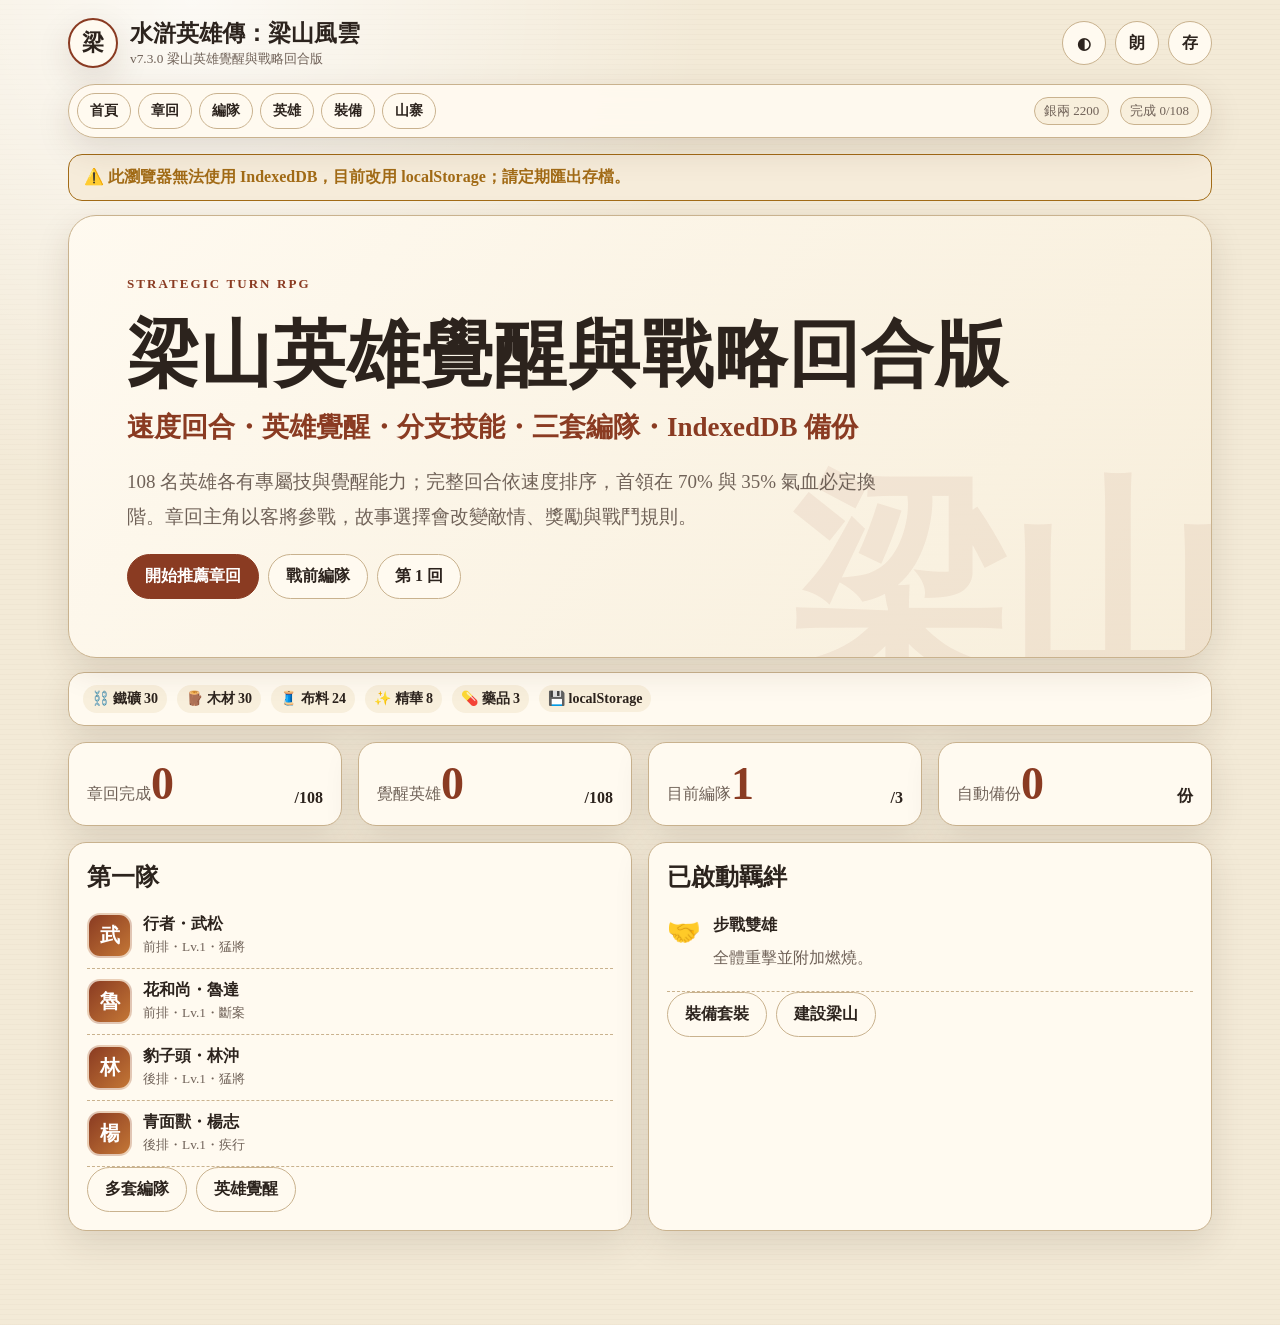
<file: Liangshan_v7.3.0_Standalone.html>
<!doctype html>
<html lang="zh-Hant-TW"><head><meta charset="utf-8"><meta name="viewport" content="width=device-width,initial-scale=1,viewport-fit=cover"><meta name="theme-color" content="#8a3b22"><title>水滸英雄傳：梁山風雲 v7.3.0 單一 HTML 版</title><style>:root{
  color-scheme:light;
  --bg:#f3ead7;
  --paper:#fffaf0;
  --paper-2:#f8efdc;
  --ink:#2c231d;
  --muted:#706258;
  --line:#c9b28e;
  --accent:#8a3b22;
  --accent-2:#c47736;
  --good:#287150;
  --warn:#a26b16;
  --danger:#a33832;
  --shadow:0 12px 34px rgba(63,42,24,.13);
  --radius:18px;
  --safe-bottom:max(18px,env(safe-area-inset-bottom));
  font-family:"Noto Serif TC","PingFang TC","Microsoft JhengHei",serif;
}
*{box-sizing:border-box}
html{min-height:100%;background:var(--bg)}
body{margin:0;min-height:100vh;color:var(--ink);background:
  radial-gradient(circle at 15% 0%,rgba(255,255,255,.75),transparent 30%),
  repeating-linear-gradient(0deg,rgba(80,55,32,.025),rgba(80,55,32,.025) 1px,transparent 1px,transparent 5px),var(--bg)}
body[data-theme="dark"]{
  color-scheme:dark;--bg:#111210;--paper:#1c1e1b;--paper-2:#252820;--ink:#f2ead9;--muted:#b9ae9c;--line:#4d5146;--accent:#d87852;--accent-2:#e4a85e;--good:#73c99e;--warn:#e0b45f;--danger:#ec837d;--shadow:0 14px 38px rgba(0,0,0,.35)
}
body[data-theme="paper"]{
  color-scheme:light;--bg:#fff;--paper:#fff;--paper-2:#f6f6f6;--ink:#000;--muted:#333;--line:#000;--accent:#000;--accent-2:#333;--good:#000;--warn:#000;--danger:#000;--shadow:none
}
button,input,select,textarea{font:inherit}
button,a{touch-action:manipulation}
a{color:inherit}
button:focus-visible,a:focus-visible,input:focus-visible,select:focus-visible,textarea:focus-visible{outline:3px solid color-mix(in srgb,var(--accent) 45%,transparent);outline-offset:2px}
#app{width:min(1180px,100%);margin:auto;padding:18px 18px calc(76px + var(--safe-bottom))}
.topbar{display:flex;align-items:center;justify-content:space-between;gap:12px;margin-bottom:16px}
.brand{display:flex;align-items:center;gap:12px;min-width:0}
.brand-mark{display:grid;place-items:center;width:50px;height:50px;border:2px solid var(--accent);border-radius:50%;font-weight:900;font-size:22px;background:var(--paper);box-shadow:var(--shadow)}
.brand-text{min-width:0}.brand-text b{display:block;font-size:clamp(17px,2.6vw,23px);white-space:nowrap;overflow:hidden;text-overflow:ellipsis}.brand-text small{color:var(--muted)}
.top-actions,.actions,.inline-actions{display:flex;align-items:center;gap:9px;flex-wrap:wrap}
.hero{position:relative;overflow:hidden;padding:clamp(24px,5vw,58px);border:1px solid var(--line);border-radius:28px;background:
  linear-gradient(125deg,color-mix(in srgb,var(--paper) 96%,transparent),color-mix(in srgb,var(--paper-2) 90%,transparent));box-shadow:var(--shadow)}
.hero:after{content:"梁山";position:absolute;right:-16px;bottom:-42px;font-size:clamp(90px,18vw,220px);font-weight:900;color:color-mix(in srgb,var(--accent) 7%,transparent);line-height:1;pointer-events:none}
.hero>*{position:relative;z-index:1}.eyebrow{font-weight:800;letter-spacing:.16em;color:var(--accent);font-size:13px;text-transform:uppercase}.hero h1{margin:.35em 0 .2em;font-size:clamp(34px,7vw,72px);line-height:1.08;letter-spacing:.02em}.hero h2{margin:0 0 14px;font-size:clamp(17px,3vw,27px);font-weight:650;color:var(--accent)}.hero p{max-width:780px;font-size:clamp(16px,2vw,19px);line-height:1.85;color:var(--muted)}
.grid{display:grid;gap:16px}.grid.two{grid-template-columns:repeat(2,minmax(0,1fr))}.grid.three{grid-template-columns:repeat(3,minmax(0,1fr))}.grid.four{grid-template-columns:repeat(4,minmax(0,1fr))}
.card{background:var(--paper);border:1px solid var(--line);border-radius:var(--radius);padding:18px;box-shadow:var(--shadow)}
.card h2,.card h3{margin:0 0 10px}.card p{line-height:1.72;margin:.5em 0;color:var(--muted)}.card.success{border-color:var(--good);background:color-mix(in srgb,var(--paper) 92%,var(--good) 8%)}.card.warning{border-color:var(--warn)}.card.current{border:2px solid var(--accent)}
.metric{display:flex;justify-content:space-between;align-items:end;gap:10px}.metric strong{font-size:clamp(29px,4vw,46px);line-height:1;color:var(--accent)}.metric span{color:var(--muted)}
.btn{appearance:none;border:1px solid var(--line);border-radius:999px;background:var(--paper);color:var(--ink);padding:11px 17px;font-weight:750;text-decoration:none;cursor:pointer;transition:.16s transform,.16s background,.16s border-color;display:inline-flex;align-items:center;justify-content:center;gap:7px;min-height:44px}.btn:hover{transform:translateY(-1px);border-color:var(--accent)}.btn:disabled{opacity:.42;cursor:not-allowed;transform:none}.btn.primary{background:var(--accent);border-color:var(--accent);color:#fff}.btn.good{background:var(--good);border-color:var(--good);color:#fff}.btn.warn{background:var(--warn);border-color:var(--warn);color:#fff}.btn.danger{background:var(--danger);border-color:var(--danger);color:#fff}.btn.icon{width:44px;padding:0}.btn.small{min-height:36px;padding:7px 12px;font-size:14px}
.tag{display:inline-flex;align-items:center;gap:5px;border:1px solid var(--line);border-radius:999px;padding:4px 9px;margin:2px 4px 2px 0;font-size:13px;background:var(--paper-2);color:var(--muted)}.tag.good{border-color:var(--good);color:var(--good)}.tag.warn{border-color:var(--warn);color:var(--warn)}.tag.accent{border-color:var(--accent);color:var(--accent)}
.nav{position:sticky;top:8px;z-index:20;display:flex;gap:7px;align-items:center;overflow:auto;padding:8px;margin:0 0 16px;border:1px solid var(--line);border-radius:999px;background:color-mix(in srgb,var(--paper) 92%,transparent);backdrop-filter:blur(10px);box-shadow:var(--shadow)}.nav .btn{white-space:nowrap}.nav-spacer{flex:1}
.progress{height:12px;border-radius:999px;background:var(--paper-2);border:1px solid var(--line);overflow:hidden}.progress>i{display:block;height:100%;background:linear-gradient(90deg,var(--accent),var(--accent-2));transition:width .25s}
.section-title{display:flex;align-items:end;justify-content:space-between;gap:12px;margin:28px 0 12px}.section-title h2{margin:0}.section-title p{margin:0;color:var(--muted)}
.chapter-toolbar{display:grid;grid-template-columns:minmax(180px,1fr) auto auto;gap:10px;margin:14px 0}.field{width:100%;border:1px solid var(--line);border-radius:13px;background:var(--paper);color:var(--ink);padding:11px 13px;min-height:44px}
.chapter-grid{display:grid;grid-template-columns:repeat(3,minmax(0,1fr));gap:13px}.chapter-card{position:relative;text-align:left;min-height:190px;cursor:pointer;transition:.16s transform,.16s border-color}.chapter-card:hover{transform:translateY(-2px);border-color:var(--accent)}.chapter-card .chapter-no{display:flex;justify-content:space-between;gap:8px;align-items:center;color:var(--accent);font-weight:900}.chapter-card .chapter-icon{font-size:34px}.chapter-card h3{font-size:18px;line-height:1.45;margin:10px 0 4px}.chapter-card p{font-size:14px}.chapter-card.completed:after{content:"✓";position:absolute;right:13px;bottom:10px;display:grid;place-items:center;width:28px;height:28px;border-radius:50%;background:var(--good);color:#fff;font-weight:900}.chapter-card.recommended{border:2px solid var(--accent)}
.portrait{display:flex;gap:14px;align-items:center}.avatar{display:grid;place-items:center;flex:0 0 auto;width:64px;height:64px;border-radius:19px;background:linear-gradient(135deg,var(--accent),var(--accent-2));color:#fff;font-size:28px;font-weight:900;border:2px solid color-mix(in srgb,var(--paper) 70%,transparent)}.portrait h3{margin:0}.portrait p{margin:3px 0}
.task-list{display:grid;gap:10px}.task{width:100%;display:grid;grid-template-columns:42px 1fr auto;gap:12px;align-items:center;text-align:left;border:1px solid var(--line);border-radius:15px;padding:13px;background:var(--paper);color:var(--ink);cursor:pointer}.task:hover:not(:disabled){border-color:var(--accent)}.task:disabled{opacity:.48;cursor:not-allowed}.task.done{border-color:var(--good);background:color-mix(in srgb,var(--paper) 92%,var(--good) 8%)}.task-icon{font-size:25px;text-align:center}.task b{display:block}.task small{display:block;margin-top:3px;color:var(--muted);line-height:1.5}.task-state{font-weight:900;color:var(--good)}
.status-grid{display:grid;grid-template-columns:1.15fr .85fr;gap:16px}.statline{display:grid;grid-template-columns:54px 1fr auto;gap:8px;align-items:center;margin:10px 0;font-size:14px}.bar{height:13px;border:1px solid var(--line);border-radius:999px;overflow:hidden;background:var(--paper-2)}.bar i{display:block;height:100%;background:var(--danger)}.bar.sp i{background:var(--accent-2)}
.battle-grid{display:grid;grid-template-columns:1fr 1fr;gap:16px}.fighter{background:var(--paper);border:1px solid var(--line);border-radius:22px;padding:20px;box-shadow:var(--shadow)}.fighter.enemy{border-color:color-mix(in srgb,var(--danger) 65%,var(--line))}.fighter-head{display:flex;justify-content:space-between;align-items:start;gap:12px}.battle-actions{display:grid;grid-template-columns:repeat(2,minmax(0,1fr));gap:9px;margin-top:17px}.battle-actions .btn{border-radius:13px}.battle-note{margin-top:13px;padding:10px;border-radius:12px;background:var(--paper-2);color:var(--muted);font-size:14px}.log{max-height:250px;overflow:auto}.log div{padding:9px 0;border-bottom:1px dashed var(--line);line-height:1.55}.log div:first-child{color:var(--accent);font-weight:700}
.grade-badge{display:inline-grid;place-items:center;width:112px;height:112px;border:4px solid var(--accent);border-radius:50%;float:right;margin:0 0 12px 20px;background:var(--paper);box-shadow:var(--shadow)}.grade-badge span{font-size:51px;line-height:.9;font-weight:950;color:var(--accent)}.grade-badge small{font-weight:800;color:var(--muted)}
.roster-grid{display:grid;grid-template-columns:repeat(4,minmax(0,1fr));gap:12px}.roster-card{padding:14px}.roster-card .avatar{width:50px;height:50px;border-radius:15px;font-size:22px}.roster-card h3{font-size:16px}.roster-card p{font-size:13px}
.achievement{display:flex;gap:12px;align-items:start;padding:12px 0;border-bottom:1px dashed var(--line)}.achievement:last-child{border:0}.achievement .medal{font-size:27px}.achievement.locked{opacity:.5}
.modal-backdrop{position:fixed;inset:0;z-index:100;display:grid;place-items:center;padding:18px;background:rgba(0,0,0,.55);backdrop-filter:blur(5px)}.modal{width:min(760px,100%);max-height:90vh;overflow:auto;background:var(--paper);border:1px solid var(--line);border-radius:24px;padding:22px;box-shadow:0 30px 90px rgba(0,0,0,.35)}.modal-head{display:flex;justify-content:space-between;gap:12px;align-items:start;margin-bottom:12px}.modal h2{margin:0}.modal textarea{width:100%;min-height:220px;resize:vertical;border:1px solid var(--line);border-radius:14px;padding:12px;background:var(--paper-2);color:var(--ink);font-family:ui-monospace,SFMono-Regular,Consolas,monospace;font-size:12px}
.toast{position:relative;z-index:200;width:min(430px,calc(100vw - 30px));margin:8px auto;padding:13px 16px;border-radius:14px;background:var(--ink);color:var(--paper);box-shadow:var(--shadow);animation:toast-in .22s ease}.toast.good{background:var(--good);color:#fff}.toast.warn{background:var(--warn);color:#fff}@keyframes toast-in{from{opacity:0;transform:translateY(10px)}to{opacity:1;transform:none}}#toastRoot{position:fixed;left:0;right:0;bottom:calc(12px + env(safe-area-inset-bottom));z-index:200;pointer-events:none}
.empty{text-align:center;padding:48px 20px;color:var(--muted)}.muted{color:var(--muted)}.code{font-family:ui-monospace,SFMono-Regular,Consolas,monospace;background:var(--paper-2);border:1px solid var(--line);border-radius:7px;padding:2px 5px;font-size:.9em}.noscript{margin:30px;padding:20px;border:2px solid #900}
@media(max-width:900px){.grid.three,.grid.four,.chapter-grid{grid-template-columns:repeat(2,minmax(0,1fr))}.roster-grid{grid-template-columns:repeat(3,minmax(0,1fr))}.status-grid{grid-template-columns:1fr}}
@media(max-width:650px){#app{padding:12px 12px calc(70px + var(--safe-bottom))}.topbar{align-items:flex-start}.brand-mark{width:43px;height:43px}.top-actions .label{display:none}.grid.two,.grid.three,.grid.four,.chapter-grid,.battle-grid{grid-template-columns:1fr}.roster-grid{grid-template-columns:repeat(2,minmax(0,1fr))}.chapter-toolbar{grid-template-columns:1fr 1fr}.chapter-toolbar input{grid-column:1/-1}.hero{padding:25px 20px}.hero h1{font-size:36px}.nav{top:4px;border-radius:16px}.battle-actions{grid-template-columns:1fr}.grade-badge{float:none;margin:0 0 14px}.chapter-card{min-height:0}.task{grid-template-columns:36px 1fr auto;padding:12px}.fighter{padding:16px}}
@media(max-width:380px){.roster-grid{grid-template-columns:1fr}.top-actions .btn:not(.icon){display:none}.hero h1{font-size:31px}}
@media(prefers-reduced-motion:reduce){*,*:before,*:after{scroll-behavior:auto!important;animation:none!important;transition:none!important}}
@media print{.topbar,.nav,.actions,.top-actions,.btn{display:none!important}body{background:#fff}#app{width:100%;padding:0}.card,.hero{box-shadow:none;break-inside:avoid}}

/* v7.1.0 百八英雄深度玩法版 */
.update-banner{position:fixed;left:50%;bottom:calc(18px + env(safe-area-inset-bottom));transform:translateX(-50%);z-index:180;width:min(720px,calc(100vw - 24px));display:flex;align-items:center;justify-content:space-between;gap:14px;padding:14px 16px;border:2px solid var(--accent);border-radius:18px;background:var(--paper);box-shadow:0 20px 60px rgba(0,0,0,.28)}
.update-banner b{display:block}.update-banner small{display:block;color:var(--muted);margin-top:3px}.update-banner .actions{flex-wrap:nowrap}
.flow-list{display:grid;gap:11px}.flow-step{display:grid;grid-template-columns:42px 1fr auto;gap:12px;align-items:center;padding:14px;border:1px solid var(--line);border-radius:16px;background:var(--paper);box-shadow:var(--shadow)}.flow-step.current{border:2px solid var(--accent);background:color-mix(in srgb,var(--paper) 92%,var(--accent) 8%)}.flow-step.done{border-color:var(--good);background:color-mix(in srgb,var(--paper) 92%,var(--good) 8%)}.flow-step.locked{opacity:.55}.flow-index{display:grid;place-items:center;width:38px;height:38px;border-radius:50%;background:var(--paper-2);border:1px solid var(--line);font-weight:900}.flow-step.current .flow-index{background:var(--accent);color:#fff}.flow-step.done .flow-index{background:var(--good);color:#fff}.flow-step h3{margin:0 0 4px}.flow-step p{margin:0;color:var(--muted);line-height:1.55}.flow-step .btn{min-width:96px}
.skill-panel{display:grid;grid-template-columns:1fr 1fr;gap:12px;margin-top:13px}.skill-card{border:1px solid var(--line);border-radius:14px;padding:13px;background:var(--paper-2)}.skill-card b{display:block;color:var(--accent);margin-bottom:4px}.skill-card small{line-height:1.55;color:var(--muted)}
.boss-mechanic{margin-top:12px;padding:12px;border:1px solid var(--danger);border-radius:14px;background:color-mix(in srgb,var(--paper) 92%,var(--danger) 8%)}.boss-mechanic b{color:var(--danger)}
.shop-grid{display:grid;grid-template-columns:repeat(3,minmax(0,1fr));gap:14px}.shop-card{display:flex;flex-direction:column}.shop-card .shop-icon{font-size:42px}.shop-card .shop-level{font-weight:900;color:var(--accent);font-size:20px}.shop-card .btn{margin-top:auto}.price{font-weight:900;color:var(--warn)}
.filter-summary{display:flex;align-items:center;gap:8px;flex-wrap:wrap;margin:0 0 12px}.recent-mark{position:absolute;left:13px;bottom:10px;font-size:12px;color:var(--accent);font-weight:800}.draft-mark{border-color:var(--warn)!important}.chapter-card.draft-mark:before{content:"進行中";position:absolute;right:12px;top:50px;background:var(--warn);color:#fff;border-radius:999px;padding:3px 8px;font-size:12px;font-weight:800}
.inventory-line{display:flex;gap:8px;flex-wrap:wrap;align-items:center}.level-pips{display:flex;gap:4px;margin:8px 0}.level-pips i{width:18px;height:7px;border-radius:999px;background:var(--line)}.level-pips i.on{background:var(--accent)}
.status-effect{display:inline-flex;padding:3px 8px;border:1px solid var(--warn);border-radius:999px;color:var(--warn);font-size:12px;margin:2px}.status-effect.good{border-color:var(--good);color:var(--good)}
@media(max-width:900px){.shop-grid{grid-template-columns:repeat(2,minmax(0,1fr))}}
@media(max-width:650px){.chapter-toolbar{grid-template-columns:1fr 1fr}.chapter-toolbar input{grid-column:1/-1}.shop-grid,.skill-panel{grid-template-columns:1fr}.flow-step{grid-template-columns:36px 1fr}.flow-step>.btn{grid-column:1/-1;width:100%}.update-banner{align-items:flex-start;flex-direction:column}.update-banner .actions{width:100%;flex-wrap:wrap}.update-banner .btn{flex:1}}

/* v7.2.0 梁山聚義養成版 */
.hero.compact{padding:32px}.hero.compact h1{font-size:clamp(32px,6vw,58px)}
.materials-bar{display:flex;gap:10px;flex-wrap:wrap;align-items:center;margin:14px 0;padding:12px 14px;border:1px solid var(--line);border-radius:16px;background:var(--paper);box-shadow:var(--shadow)}
.materials-bar span{display:inline-flex;align-items:center;gap:5px;padding:5px 9px;border-radius:999px;background:var(--paper-2);font-weight:750;font-size:14px}
.team-mini{display:flex;gap:11px;align-items:center;padding:10px 0;border-bottom:1px dashed var(--line)}.team-mini:last-of-type{border-bottom:0}.team-mini .avatar{width:45px;height:45px;border-radius:13px;font-size:20px}.team-mini b,.team-mini small{display:block}.team-mini small{color:var(--muted);margin-top:3px}
.formation-preview{display:grid;grid-template-columns:1fr 1fr;gap:10px;margin-bottom:12px}.formation-card{display:flex;gap:10px;align-items:center;border:1px solid var(--line);border-radius:14px;padding:10px;background:var(--paper-2)}.formation-card .avatar{width:48px;height:48px;border-radius:14px;font-size:21px}.formation-card b,.formation-card small{display:block}.formation-card small{color:var(--muted);margin-top:3px}.bond-banner{margin-top:12px;padding:11px 13px;border:1px solid var(--good);border-radius:13px;background:color-mix(in srgb,var(--paper) 90%,var(--good) 10%);color:var(--good)}
.difficulty-row{display:flex;align-items:center;gap:7px;flex-wrap:wrap;margin-top:12px}
.formation-board{margin-top:16px}.formation-row{display:grid;grid-template-columns:80px 1fr 1fr;gap:12px;align-items:stretch;margin:12px 0}.formation-row>b{display:grid;place-items:center;border:1px solid var(--line);border-radius:14px;background:var(--paper-2)}.formation-slot{display:flex;gap:12px;align-items:center;border:1px solid var(--line);border-radius:16px;padding:13px;background:var(--paper)}.formation-slot .avatar{width:50px;height:50px;border-radius:15px;font-size:22px}.formation-slot>div{min-width:0;flex:1}.formation-slot b,.formation-slot small{display:block}.formation-slot small{color:var(--muted);margin-top:5px}.formation-slot select{margin-top:6px}
.hero-growth-grid{display:grid;grid-template-columns:repeat(3,minmax(0,1fr));gap:14px}.growth-card{display:flex;flex-direction:column}.growth-card>.btn{margin-top:auto;align-self:flex-start}.passive-box{padding:11px;border:1px solid var(--accent);border-radius:13px;background:color-mix(in srgb,var(--paper) 93%,var(--accent) 7%);margin:10px 0}.passive-box b,.passive-box small{display:block}.passive-box small{margin-top:4px;color:var(--muted);line-height:1.5}.skill-tree{display:grid;grid-template-columns:repeat(3,minmax(0,1fr));gap:7px;margin:10px 0}.tree-node{border:1px solid var(--line);border-radius:12px;background:var(--paper-2);color:var(--ink);padding:9px 7px;font-weight:800;cursor:pointer}.tree-node small{display:block;color:var(--muted);font-weight:500;margin-top:4px}.tree-node:disabled{opacity:.5;cursor:not-allowed}.equipment-line{display:grid;gap:4px;padding:9px 0;font-size:14px;color:var(--muted)}.hero-search{width:min(330px,100%)}
.equipment-grid{display:grid;grid-template-columns:repeat(2,minmax(0,1fr));gap:12px}.equipment-card{display:grid;grid-template-columns:54px 1fr auto;gap:12px;align-items:center;border:1px solid var(--line);border-radius:16px;padding:14px;background:var(--paper-2)}.equipment-card.good{border-color:var(--good)}.equipment-card.accent{border-color:var(--accent);box-shadow:inset 0 0 0 1px var(--accent)}.equipment-icon{font-size:36px}.equipment-card h3{margin:5px 0}.equipment-card p{margin:3px 0;color:var(--muted);line-height:1.5}.equipment-actions{display:flex;gap:7px;flex-direction:column}.narrow{width:auto;min-width:150px}.shop-icon{font-size:40px}
.base-grid{display:grid;grid-template-columns:repeat(3,minmax(0,1fr));gap:14px}.building-card{display:flex;flex-direction:column}.building-icon{font-size:46px}.building-card>.btn{margin-top:auto;border-radius:14px;white-space:normal}.building-card small{display:block;color:var(--muted);line-height:1.55;margin-bottom:12px}
.battle-toolbar{display:flex;justify-content:space-between;align-items:center;gap:12px;margin-bottom:14px;padding:13px 15px;border:1px solid var(--line);border-radius:16px;background:var(--paper);box-shadow:var(--shadow)}.battle-toolbar b,.battle-toolbar small{display:block}.battle-toolbar small{color:var(--muted);margin-top:3px}.combat-board{display:grid;grid-template-columns:1fr 1fr;gap:16px}.combat-board h2{margin:0 0 10px}.combat-team{display:grid;gap:10px}.unit-card{width:100%;text-align:left;border:1px solid var(--line);border-radius:16px;padding:13px;background:var(--paper);color:var(--ink);box-shadow:var(--shadow)}button.unit-card{cursor:pointer}.unit-card.active{border:2px solid var(--good);background:color-mix(in srgb,var(--paper) 92%,var(--good) 8%)}.unit-card.targeted{border:2px solid var(--danger);background:color-mix(in srgb,var(--paper) 92%,var(--danger) 8%)}.unit-card.fallen{opacity:.42;filter:grayscale(1)}.unit-head{display:flex;gap:10px;align-items:center;margin-bottom:7px}.unit-head b,.unit-head small{display:block}.unit-head small{color:var(--muted);margin-top:2px}.small-avatar{width:42px;height:42px;border-radius:12px;font-size:19px}.mechanic-note{display:block;margin-top:8px;color:var(--danger);line-height:1.45}.active-panel{margin-top:16px}.active-panel .battle-actions{grid-template-columns:repeat(3,minmax(0,1fr))}
@media(max-width:950px){.hero-growth-grid,.base-grid{grid-template-columns:repeat(2,minmax(0,1fr))}.equipment-grid{grid-template-columns:1fr}.active-panel .battle-actions{grid-template-columns:repeat(2,minmax(0,1fr))}}
@media(max-width:700px){.formation-preview,.combat-board,.hero-growth-grid,.base-grid{grid-template-columns:1fr}.formation-row{grid-template-columns:1fr}.formation-row>b{padding:9px}.equipment-card{grid-template-columns:45px 1fr}.equipment-actions{grid-column:1/-1;flex-direction:row}.battle-toolbar{align-items:flex-start;flex-direction:column}.battle-toolbar .actions{width:100%}.active-panel .battle-actions{grid-template-columns:1fr}.skill-tree{grid-template-columns:1fr}.materials-bar{gap:6px}.materials-bar span{font-size:12px}.formation-slot{align-items:flex-start}}

/* v7.3.0 梁山英雄覺醒與戰略回合版 */
.warning-banner{margin:0 0 14px;padding:12px 15px;border:1px solid var(--warn);border-radius:14px;background:color-mix(in srgb,var(--paper) 90%,var(--warn) 10%);color:var(--warn);font-weight:750}
.story-choice{padding:16px;border:1px solid var(--accent);border-radius:18px;background:color-mix(in srgb,var(--paper) 94%,var(--accent) 6%)}
.choice-grid{display:grid;grid-template-columns:repeat(2,minmax(0,1fr));gap:12px;margin-top:12px}.choice-card{appearance:none;text-align:left;border:1px solid var(--line);border-radius:16px;padding:15px;background:var(--paper);color:var(--ink);cursor:pointer}.choice-card:hover{border-color:var(--accent);transform:translateY(-1px)}.choice-card b,.choice-card small{display:block}.choice-card small{margin-top:6px;line-height:1.55;color:var(--muted)}.choice-card.selected{border:2px solid var(--accent);background:color-mix(in srgb,var(--paper) 90%,var(--accent) 10%)}.choice-summary{padding:12px 14px;border-left:4px solid var(--accent);border-radius:10px;background:var(--paper-2)}
.intel-panel{display:grid;grid-template-columns:auto 1fr;gap:14px;align-items:start;padding:14px;border:1px solid var(--warn);border-radius:16px;background:color-mix(in srgb,var(--paper) 94%,var(--warn) 6%)}.intel-panel .intel-icon{font-size:34px}.intel-panel h3{margin:0 0 5px}.intel-tags{display:flex;gap:6px;flex-wrap:wrap;margin-top:9px}
.initiative-strip{display:flex;gap:7px;overflow-x:auto;padding:10px;margin-bottom:14px;border:1px solid var(--line);border-radius:15px;background:var(--paper);scrollbar-width:thin}.initiative-token{flex:0 0 auto;padding:6px 10px;border:1px solid var(--line);border-radius:999px;background:var(--paper-2);font-size:13px;white-space:nowrap}.initiative-token.current{border:2px solid var(--accent);font-weight:900;background:color-mix(in srgb,var(--paper) 86%,var(--accent) 14%)}.initiative-token.ally{color:var(--good)}.initiative-token.enemy{color:var(--danger)}.initiative-token.fallen{opacity:.4;text-decoration:line-through}
.boss-phase-alert{margin:0 0 12px;padding:12px 14px;border:2px solid var(--danger);border-radius:15px;background:color-mix(in srgb,var(--paper) 88%,var(--danger) 12%);color:var(--danger);font-weight:900;animation:phasePulse .45s ease-out}@keyframes phasePulse{from{transform:scale(.98);opacity:.45}to{transform:scale(1);opacity:1}}
.formation-tabs{display:flex;gap:8px;flex-wrap:wrap;margin:0 0 12px}.branch-row{display:grid;grid-template-columns:74px 1fr 1fr;gap:8px;align-items:stretch;margin:9px 0}.branch-row>b{display:grid;place-items:center;border:1px solid var(--line);border-radius:12px;background:var(--paper-2);font-size:14px;text-align:center}.tree-node.selected{border:2px solid var(--accent);background:color-mix(in srgb,var(--paper) 90%,var(--accent) 10%)}
.awakening-box{margin:8px 0;padding:11px;border:1px dashed var(--line);border-radius:13px;background:var(--paper-2)}.awakening-box b,.awakening-box small{display:block}.awakening-box small{margin-top:4px;color:var(--muted);line-height:1.5}.awakening-box.awakened{border:2px solid var(--accent);background:linear-gradient(135deg,color-mix(in srgb,var(--paper) 86%,var(--accent) 14%),var(--paper));box-shadow:inset 0 0 24px color-mix(in srgb,var(--accent) 11%,transparent)}
.equipment-picker{display:grid;gap:9px;max-height:min(62vh,620px);overflow:auto;padding-right:3px}.pick-item{appearance:none;width:100%;display:grid;grid-template-columns:1fr auto;gap:5px 12px;text-align:left;border:1px solid var(--line);border-radius:14px;padding:12px;background:var(--paper);color:var(--ink);cursor:pointer}.pick-item:hover,.pick-item.selected{border-color:var(--accent);background:color-mix(in srgb,var(--paper) 92%,var(--accent) 8%)}.pick-item b{grid-column:1/-1}.pick-item small{color:var(--muted)}.pick-item em{font-style:normal;color:var(--warn);font-size:13px}.set-guide{display:flex;gap:7px;flex-wrap:wrap;margin:10px 0 14px}
.backup-list{display:grid;gap:8px;max-height:260px;overflow:auto}.backup-row{appearance:none;display:flex;align-items:center;justify-content:space-between;gap:12px;width:100%;text-align:left;border:1px solid var(--line);border-radius:12px;padding:11px 13px;background:var(--paper);color:var(--ink);cursor:pointer}.backup-row:hover{border-color:var(--accent)}.backup-row b,.backup-row small{display:block}.backup-row small{color:var(--muted)}
.page-head{display:flex;align-items:end;justify-content:space-between;gap:16px;margin:18px 0}.page-head h1{margin:.2em 0}.page-head p{margin:0;color:var(--muted);line-height:1.65}.muted{color:var(--muted)}
.ending{text-align:center;padding:clamp(26px,6vw,62px);border:1px solid var(--line);border-radius:24px;background:var(--paper);box-shadow:var(--shadow)}.grade.huge{display:grid;place-items:center;width:120px;height:120px;margin:10px auto;border:5px solid var(--accent);border-radius:50%;font-size:64px;font-weight:950;color:var(--accent)}.achievement-grid{display:grid;grid-template-columns:repeat(2,minmax(0,1fr));gap:10px;text-align:left;margin:20px auto;max-width:760px}
@media(max-width:760px){.choice-grid,.achievement-grid{grid-template-columns:1fr}.branch-row{grid-template-columns:1fr}.branch-row>b{padding:8px}.page-head{align-items:stretch;flex-direction:column}.intel-panel{grid-template-columns:1fr}.pick-item{grid-template-columns:1fr}.backup-row{align-items:flex-start;flex-direction:column}.initiative-token{font-size:12px}.boss-phase-alert{font-size:14px}}
</style></head><body data-theme="ink"><div id="app" aria-live="polite"></div><div id="updateRoot" aria-live="polite"></div><div id="modalRoot"></div><div id="toastRoot" aria-live="assertive"></div><noscript><div class="noscript">本遊戲需要啟用 JavaScript 才能遊玩。</div></noscript><script>/* 水滸英雄傳：梁山風雲 v7.0.0 完整章回資料 */
(() => {
  'use strict';
  const chapters = [{"number":1,"name":"武松","nickname":"行者","title":"景陽岡打虎・武松初聚義","focus":"山道旅人與猛獸危機","icon":"🐅","kind":"story","companion":"魯達","companionNickname":"花和尚","era":"經典篇"},{"number":2,"name":"魯達","nickname":"花和尚","title":"魯提轄拳打鎮關西","focus":"市井欺壓與弱者救援","icon":"🥊","kind":"justice","companion":"林沖","companionNickname":"豹子頭","era":"經典篇"},{"number":3,"name":"林沖","nickname":"豹子頭","title":"林教頭風雪山神廟","focus":"權勢陷害與驛路追殺","icon":"❄️","kind":"story","companion":"楊志","companionNickname":"青面獸","era":"經典篇"},{"number":4,"name":"楊志","nickname":"青面獸","title":"吳用智取生辰綱","focus":"官運押送與暑路風險","icon":"🎁","kind":"transport","companion":"宋江","companionNickname":"呼保義","era":"經典篇"},{"number":5,"name":"宋江","nickname":"呼保義","title":"宋江私放晁蓋","focus":"案牘追查與義法抉擇","icon":"📜","kind":"justice","companion":"李逵","companionNickname":"黑旋風","era":"經典篇"},{"number":6,"name":"李逵","nickname":"黑旋風","title":"江州劫法場・白龍廟聚義","focus":"牢城冤案與法場救援","icon":"🪓","kind":"justice","companion":"扈三娘","companionNickname":"一丈青","era":"經典篇"},{"number":7,"name":"扈三娘","nickname":"一丈青","title":"三打祝家莊","focus":"莊寨迷路與民戶保全","icon":"🏯","kind":"military","companion":"呼延灼","companionNickname":"雙鞭","era":"經典篇"},{"number":8,"name":"呼延灼","nickname":"雙鞭","title":"鉤鐮槍大破連環馬","focus":"連環騎陣與戰馬安置","icon":"🐎","kind":"military","companion":"盧俊義","companionNickname":"玉麒麟","era":"經典篇"},{"number":9,"name":"盧俊義","nickname":"玉麒麟","title":"曾頭市破・玉麒麟入山","focus":"莊園陷害與寨戰善後","icon":"🦄","kind":"story","companion":"公孫勝","companionNickname":"入雲龍","era":"經典篇"},{"number":10,"name":"公孫勝","nickname":"入雲龍","title":"菊花會論路・入雲龍歸山","focus":"招安分歧與山寨議決","icon":"☁️","kind":"justice","companion":"張清","companionNickname":"沒羽箭","era":"經典篇"},{"number":11,"name":"張清","nickname":"沒羽箭","title":"童貫兵退・高俅艦破","focus":"水陸聯戰與落水救援","icon":"🪨","kind":"military","companion":"花榮","companionNickname":"小李廣","era":"經典篇"},{"number":12,"name":"花榮","nickname":"小李廣","title":"三約受詔・雁門鎖關","focus":"受詔條件與邊關守備","icon":"🏹","kind":"military","companion":"瓊英","companionNickname":"瓊矢鏃","era":"經典篇"},{"number":13,"name":"瓊英","nickname":"瓊矢鏃","title":"瓊英飛石破幻霧","focus":"幻霧徵糧與村寨避戰","icon":"💎","kind":"story","companion":"燕青","companionNickname":"浪子","era":"經典篇"},{"number":14,"name":"燕青","nickname":"浪子","title":"燕青易服探宛州","focus":"潛行偵查與民船撤離","icon":"🎭","kind":"stealth","companion":"張順","companionNickname":"浪裡白條","era":"經典篇"},{"number":15,"name":"張順","nickname":"浪裡白條","title":"張順測潮入湧金門","focus":"潮汐夜襲與水門救援","icon":"🌊","kind":"water","companion":"戴宗","companionNickname":"神行太保","era":"經典篇"},{"number":16,"name":"戴宗","nickname":"神行太保","title":"戴宗神行接急援","focus":"傷兵轉送與軍民班師","icon":"💨","kind":"health","companion":"朱武","companionNickname":"神機軍師","era":"經典篇"},{"number":17,"name":"朱武","nickname":"神機軍師","title":"朱武四門護功冊","focus":"功冊核驗與撫卹公開","icon":"🧭","kind":"civic","companion":"蕭讓","companionNickname":"聖手書生","era":"經典篇"},{"number":18,"name":"蕭讓","nickname":"聖手書生","title":"蕭讓鐵筆驗田契","focus":"田契查驗與安業分籍","icon":"✒️","kind":"civic","companion":"裴宣","companionNickname":"鐵面孔目","era":"經典篇"},{"number":19,"name":"裴宣","nickname":"鐵面孔目","title":"裴宣鐵面開公議","focus":"公開審理與止私刑","icon":"⚖️","kind":"justice","companion":"樂和","companionNickname":"鐵叫子","era":"經典篇"},{"number":20,"name":"樂和","nickname":"鐵叫子","title":"樂和傳聲破偽榜","focus":"公告核真與證人保護","icon":"📣","kind":"civic","companion":"金大堅","companionNickname":"玉臂匠","era":"經典篇"},{"number":21,"name":"金大堅","nickname":"玉臂匠","title":"金大堅玉臂驗通憑","focus":"印信防偽與跨處通驗","icon":"🪪","kind":"civic","companion":"孟康","companionNickname":"玉幡竿","era":"經典篇"},{"number":22,"name":"孟康","nickname":"玉幡竿","title":"孟康玉幡定舟載","focus":"船籍載重與公共航運","icon":"⛵","kind":"water","companion":"侯健","companionNickname":"通臂猿","era":"經典篇"},{"number":23,"name":"侯健","nickname":"通臂猿","title":"侯健通臂織百工","focus":"工服護具與作業安全","icon":"🧵","kind":"trade","companion":"湯隆","companionNickname":"金錢豹子","era":"經典篇"},{"number":24,"name":"湯隆","nickname":"金錢豹子","title":"湯隆金錢鍛百器","focus":"器具量規與召回制度","icon":"🔨","kind":"trade","companion":"凌振","companionNickname":"轟天雷","era":"經典篇"},{"number":25,"name":"凌振","nickname":"轟天雷","title":"凌振轟天鳴聯防","focus":"警號辨識與災害疏散","icon":"💥","kind":"military","companion":"皇甫端","companionNickname":"紫髯伯","era":"經典篇"},{"number":26,"name":"皇甫端","nickname":"紫髯伯","title":"皇甫端紫髯辨疫","focus":"人畜檢疫與隔離補償","icon":"🐴","kind":"health","companion":"曹正","companionNickname":"操刀鬼","era":"經典篇"},{"number":27,"name":"曹正","nickname":"操刀鬼","title":"曹正操刀驗百膳","focus":"食材溯源與留樣召回","icon":"🍲","kind":"health","companion":"孫二娘","companionNickname":"母夜叉","era":"經典篇"},{"number":28,"name":"孫二娘","nickname":"母夜叉","title":"孫二娘護驛安百宿","focus":"旅宿登記與夜間求援","icon":"🏮","kind":"transport","companion":"張青","companionNickname":"菜園子","era":"經典篇"},{"number":29,"name":"張青","nickname":"菜園子","title":"張青菜園封百包","focus":"寄件封籤與遺失理賠","icon":"📦","kind":"transport","companion":"顧大嫂","companionNickname":"母大蟲","era":"經典篇"},{"number":30,"name":"顧大嫂","nickname":"母大蟲","title":"顧大嫂驗貨保百市","focus":"商品真樣與退換賠付","icon":"🛒","kind":"trade","companion":"孫新","companionNickname":"小尉遲","era":"經典篇"},{"number":31,"name":"孫新","nickname":"小尉遲","title":"孫新巡倉安百糧","focus":"糧倉驗收與輪儲救濟","icon":"🌾","kind":"trade","companion":"解珍","companionNickname":"兩頭蛇","era":"經典篇"},{"number":32,"name":"解珍","nickname":"兩頭蛇","title":"解珍辨跡護百林","focus":"禁獵清陷與山林防火","icon":"🌲","kind":"wild","companion":"解寶","companionNickname":"雙尾蠍","era":"經典篇"},{"number":33,"name":"解寶","nickname":"雙尾蠍","title":"解寶辨藥安百採","focus":"藥材辨種與留根乾燥","icon":"🌿","kind":"health","companion":"鄒淵","companionNickname":"出林龍","era":"經典篇"},{"number":34,"name":"鄒淵","nickname":"出林龍","title":"鄒淵驗泉安百水","focus":"泉井界源與飲水煮沸","icon":"💧","kind":"health","companion":"鄒潤","companionNickname":"獨角龍","era":"經典篇"},{"number":35,"name":"鄒潤","nickname":"獨角龍","title":"獨角龍疏渠・百田安灌","focus":"農渠分水與旱澇調度","icon":"🚜","kind":"civic","companion":"陶宗旺","companionNickname":"九尾龜","era":"制度續篇"},{"number":36,"name":"陶宗旺","nickname":"九尾龜","title":"九尾龜築路・百道安行","focus":"道路築養與坑洞通報","icon":"🛣️","kind":"transport","companion":"杜遷","companionNickname":"摸著天","era":"制度續篇"},{"number":37,"name":"杜遷","nickname":"摸著天","title":"摸著天量屋・百居安住","focus":"房屋丈量與居住安全","icon":"🏠","kind":"civic","companion":"宋萬","companionNickname":"雲裡金剛","era":"制度續篇"},{"number":38,"name":"宋萬","nickname":"雲裡金剛","title":"雲裡金剛巡坊・百鄰安守","focus":"鄰里巡守與弱戶關懷","icon":"🏘️","kind":"civic","companion":"朱貴","companionNickname":"旱地忽律","era":"制度續篇"},{"number":39,"name":"朱貴","nickname":"旱地忽律","title":"旱地忽律辨訊・百信安傳","focus":"消息核實與謠言止散","icon":"📨","kind":"civic","companion":"朱富","companionNickname":"笑面虎","era":"制度續篇"},{"number":40,"name":"朱富","nickname":"笑面虎","title":"笑面虎聽訴・百訴安解","focus":"申訴受理與調解追蹤","icon":"🗣️","kind":"justice","companion":"李雲","companionNickname":"青眼虎","era":"制度續篇"},{"number":41,"name":"李雲","nickname":"青眼虎","title":"青眼虎勘案・百案安查","focus":"現場勘驗與證物保全","icon":"🔍","kind":"justice","companion":"杜興","companionNickname":"鬼臉兒","era":"制度續篇"},{"number":42,"name":"杜興","nickname":"鬼臉兒","title":"鬼臉兒核契・百契安信","focus":"契約明示與違約救濟","icon":"🤝","kind":"justice","companion":"李應","companionNickname":"撲天雕","era":"制度續篇"},{"number":43,"name":"李應","nickname":"撲天雕","title":"撲天雕清產・百產安籍","focus":"財產清冊與權屬登記","icon":"🗂️","kind":"civic","companion":"朱仝","companionNickname":"美髯公","era":"制度續篇"},{"number":44,"name":"朱仝","nickname":"美髯公","title":"美髯公核戶・百戶安名","focus":"戶籍核名與身分補登","icon":"👨‍👩‍👧","kind":"civic","companion":"雷橫","companionNickname":"插翅虎","era":"制度續篇"},{"number":45,"name":"雷橫","nickname":"插翅虎","title":"插翅虎核役・百役安任","focus":"差役派任與工時保障","icon":"🪽","kind":"civic","companion":"穆春","companionNickname":"小遮攔","era":"制度續篇"},{"number":46,"name":"穆春","nickname":"小遮攔","title":"小遮攔核賦・百賦安徵","focus":"賦稅計算與弱戶減免","icon":"🧾","kind":"civic","companion":"穆弘","companionNickname":"沒遮攔","era":"制度續篇"},{"number":47,"name":"穆弘","nickname":"沒遮攔","title":"沒遮攔核債・百債安償","focus":"債務清冊與公平清償","icon":"💰","kind":"justice","companion":"薛永","companionNickname":"病大蟲","era":"制度續篇"},{"number":48,"name":"薛永","nickname":"病大蟲","title":"病大蟲核藝・百藝安演","focus":"街頭技藝與演出安全","icon":"🎪","kind":"trade","companion":"施恩","companionNickname":"金眼彪","era":"制度續篇"},{"number":49,"name":"施恩","nickname":"金眼彪","title":"金眼彪巡肆・百肆安營","focus":"店面租用與營業秩序","icon":"🏪","kind":"trade","companion":"李立","companionNickname":"催命判官","era":"制度續篇"},{"number":50,"name":"李立","nickname":"催命判官","title":"催命判官察店・百旅安宿","focus":"沿江客棧與旅商安全","icon":"🛏️","kind":"transport","companion":"李俊","companionNickname":"混江龍","era":"制度續篇"},{"number":51,"name":"李俊","nickname":"混江龍","title":"混江龍巡渡・百渡安航","focus":"渡船票價與風浪停航","icon":"🚤","kind":"water","companion":"童威","companionNickname":"出洞蛟","era":"制度續篇"},{"number":52,"name":"童威","nickname":"出洞蛟","title":"出洞蛟潛救・百溺安援","focus":"潛水救援與落水者定位","icon":"🤿","kind":"water","companion":"童猛","companionNickname":"翻江蜃","era":"百業聚義篇"},{"number":53,"name":"童猛","nickname":"翻江蜃","title":"翻江蜃撈沉・百舟安復","focus":"沉船打撈與航道復原","icon":"⚓","kind":"water","companion":"阮小二","companionNickname":"立地太歲","era":"百業聚義篇"},{"number":54,"name":"阮小二","nickname":"立地太歲","title":"立地太歲護漁・百漁安生","focus":"漁區界線與禁漁復育","icon":"🐟","kind":"water","companion":"張橫","companionNickname":"船火兒","era":"百業聚義篇"},{"number":55,"name":"張橫","nickname":"船火兒","title":"船火兒定港・百港安泊","focus":"碼頭泊位與夜航燈號","icon":"🛶","kind":"water","companion":"阮小五","companionNickname":"短命二郎","era":"百業聚義篇"},{"number":56,"name":"阮小五","nickname":"短命二郎","title":"短命二郎清汊・百汊安流","focus":"支流水道與淤積清理","icon":"🏞️","kind":"water","companion":"阮小七","companionNickname":"活閻羅","era":"百業聚義篇"},{"number":57,"name":"阮小七","nickname":"活閻羅","title":"活閻羅巡湖・百湖安治","focus":"湖區巡查與水域共治","icon":"🫧","kind":"water","companion":"楊雄","companionNickname":"病關索","era":"百業聚義篇"},{"number":58,"name":"楊雄","nickname":"病關索","title":"病關索巡獄・百囚安審","focus":"羈押登記與冤案覆核","icon":"⛓️","kind":"justice","companion":"石秀","companionNickname":"拼命三郎","era":"百業聚義篇"},{"number":59,"name":"石秀","nickname":"拼命三郎","title":"拼命三郎護證・百證安存","focus":"證人保護與證詞留存","icon":"🛡️","kind":"justice","companion":"柴進","companionNickname":"小旋風","era":"百業聚義篇"},{"number":60,"name":"柴進","nickname":"小旋風","title":"小旋風濟困・百困安助","focus":"急難救助與資源轉介","icon":"🌪️","kind":"civic","companion":"關勝","companionNickname":"大刀","era":"百業聚義篇"},{"number":61,"name":"關勝","nickname":"大刀","title":"大刀定軍・百軍安陣","focus":"軍令分層與撤退秩序","icon":"🗡️","kind":"military","companion":"秦明","companionNickname":"霹靂火","era":"百業聚義篇"},{"number":62,"name":"秦明","nickname":"霹靂火","title":"霹靂火控險・百火安防","focus":"火攻管制與營火安全","icon":"🔥","kind":"military","companion":"董平","companionNickname":"雙槍將","era":"百業聚義篇"},{"number":63,"name":"董平","nickname":"雙槍將","title":"雙槍將巡騎・百騎安馭","focus":"騎隊訓練與馬匹照護","icon":"⚔️","kind":"military","companion":"徐寧","companionNickname":"金槍手","era":"百業聚義篇"},{"number":64,"name":"徐寧","nickname":"金槍手","title":"金槍手校械・百械安操","focus":"兵械校驗與操作訓練","icon":"🔱","kind":"military","companion":"索超","companionNickname":"急先鋒","era":"百業聚義篇"},{"number":65,"name":"索超","nickname":"急先鋒","title":"急先鋒護遞・百驛安達","focus":"急件分級與驛路接力","icon":"🏇","kind":"transport","companion":"劉唐","companionNickname":"赤髮鬼","era":"百業聚義篇"},{"number":66,"name":"劉唐","nickname":"赤髮鬼","title":"赤髮鬼守夜・百夜安巡","focus":"夜間巡邏與暗巷照明","icon":"🌙","kind":"civic","companion":"史進","companionNickname":"九紋龍","era":"百業聚義篇"},{"number":67,"name":"史進","nickname":"九紋龍","title":"九紋龍練武・百武安教","focus":"武藝教學與演練防護","icon":"🐉","kind":"military","companion":"黃信","companionNickname":"鎮三山","era":"百業聚義篇"},{"number":68,"name":"黃信","nickname":"鎮三山","title":"鎮三山巡境・百境安界","focus":"山境界碑與越界糾紛","icon":"⛰️","kind":"civic","companion":"孫立","companionNickname":"病尉遲","era":"百業聚義篇"},{"number":69,"name":"孫立","nickname":"病尉遲","title":"病尉遲整隊・百隊安訓","focus":"隊伍編成與新兵訓練","icon":"🛡️","kind":"military","companion":"宣贊","companionNickname":"醜郡馬","era":"百業聚義篇"},{"number":70,"name":"宣贊","nickname":"醜郡馬","title":"醜郡馬核門・百門安防","focus":"城門通行與人車分流","icon":"🚪","kind":"military","companion":"郝思文","companionNickname":"井木犴","era":"百業聚義篇"},{"number":71,"name":"郝思文","nickname":"井木犴","title":"井木犴測寨・百寨安築","focus":"營寨測量與防風排水","icon":"📐","kind":"military","companion":"韓滔","companionNickname":"百勝將","era":"百業聚義篇"},{"number":72,"name":"韓滔","nickname":"百勝將","title":"百勝將巡哨・百哨安聯","focus":"哨站輪值與聯防通報","icon":"🚩","kind":"military","companion":"彭玘","companionNickname":"天目將","era":"百業聚義篇"},{"number":73,"name":"彭玘","nickname":"天目將","title":"天目將望敵・百望安警","focus":"瞭望標記與遠距預警","icon":"👁️","kind":"military","companion":"單廷珪","companionNickname":"聖水將","era":"百業聚義篇"},{"number":74,"name":"單廷珪","nickname":"聖水將","title":"聖水將治洪・百洪安導","focus":"洪水分洪與低地撤離","icon":"🌧️","kind":"water","companion":"魏定國","companionNickname":"神火將","era":"百業聚義篇"},{"number":75,"name":"魏定國","nickname":"神火將","title":"神火將控焰・百焰安熄","focus":"火場分區與危材隔離","icon":"🧯","kind":"military","companion":"歐鵬","companionNickname":"摩雲金翅","era":"百業聚義篇"},{"number":76,"name":"歐鵬","nickname":"摩雲金翅","title":"摩雲金翅巡空・百隼安訊","focus":"高處巡察與旗語傳訊","icon":"🦅","kind":"stealth","companion":"鄧飛","companionNickname":"火眼狻猊","era":"百業聚義篇"},{"number":77,"name":"鄧飛","nickname":"火眼狻猊","title":"火眼狻猊辨危・百危安除","focus":"危險辨識與缺失改善","icon":"🦁","kind":"civic","companion":"燕順","companionNickname":"錦毛虎","era":"百業聚義篇"},{"number":78,"name":"燕順","nickname":"錦毛虎","title":"錦毛虎護山・百山安行","focus":"山路導引與迷途搜救","icon":"🐯","kind":"wild","companion":"楊林","companionNickname":"錦豹子","era":"百業聚義篇"},{"number":79,"name":"楊林","nickname":"錦豹子","title":"錦豹子探路・百路安引","focus":"陌生道路與路標建置","icon":"🐆","kind":"transport","companion":"蔣敬","companionNickname":"神算子","era":"百業聚義篇"},{"number":80,"name":"蔣敬","nickname":"神算子","title":"神算子理帳・百帳安清","focus":"公共帳冊與預算公開","icon":"🧮","kind":"civic","companion":"呂方","companionNickname":"小溫侯","era":"百業聚義篇"},{"number":81,"name":"呂方","nickname":"小溫侯","title":"小溫侯護旗・百旗安序","focus":"旗號編碼與隊伍辨識","icon":"🔴","kind":"military","companion":"郭盛","companionNickname":"賽仁貴","era":"百業聚義篇"},{"number":82,"name":"郭盛","nickname":"賽仁貴","title":"賽仁貴校射・百射安練","focus":"射場界線與箭具回收","icon":"⚪","kind":"military","companion":"安道全","companionNickname":"神醫","era":"百業聚義篇"},{"number":83,"name":"安道全","nickname":"神醫","title":"神醫分診・百病安醫","focus":"分級診療與藥品追蹤","icon":"🩺","kind":"health","companion":"王英","companionNickname":"矮腳虎","era":"百業聚義篇"},{"number":84,"name":"王英","nickname":"矮腳虎","title":"矮腳虎查役・百差安派","focus":"短程差遣與弱勢代辦","icon":"📋","kind":"civic","companion":"鮑旭","companionNickname":"喪門神","era":"百業聚義篇"},{"number":85,"name":"鮑旭","nickname":"喪門神","title":"喪門神破障・百障安通","focus":"道路障礙與緊急清除","icon":"🚧","kind":"transport","companion":"樊瑞","companionNickname":"混世魔王","era":"百業聚義篇"},{"number":86,"name":"樊瑞","nickname":"混世魔王","title":"混世魔王辨術・百術安用","focus":"術法器具與迷信詐騙","icon":"🔮","kind":"justice","companion":"孔明","companionNickname":"毛頭星","era":"百業聚義篇"},{"number":87,"name":"孔明","nickname":"毛頭星","title":"毛頭星護童・百童安學","focus":"兒童照護與學舍安全","icon":"🧒","kind":"civic","companion":"孔亮","companionNickname":"獨火星","era":"百業聚義篇"},{"number":88,"name":"孔亮","nickname":"獨火星","title":"獨火星守燈・百燈安照","focus":"公共照明與燈油管理","icon":"🕯️","kind":"civic","companion":"項充","companionNickname":"八臂哪吒","era":"百業聚義篇"},{"number":89,"name":"項充","nickname":"八臂哪吒","title":"八臂哪吒護陣・百陣安轉","focus":"盾牌隊形與人群疏導","icon":"🛞","kind":"military","companion":"李袞","companionNickname":"飛天大聖","era":"百業聚義篇"},{"number":90,"name":"李袞","nickname":"飛天大聖","title":"飛天大聖架索・百索安渡","focus":"繩索吊運與高處作業","icon":"🪢","kind":"trade","companion":"馬麟","companionNickname":"鐵笛仙","era":"百業聚義篇"},{"number":91,"name":"馬麟","nickname":"鐵笛仙","title":"鐵笛仙傳令・百令安達","focus":"聲號傳令與靜默備援","icon":"🎶","kind":"civic","companion":"陳達","companionNickname":"跳澗虎","era":"百業聚義篇"},{"number":92,"name":"陳達","nickname":"跳澗虎","title":"跳澗虎巡橋・百橋安跨","focus":"橋梁巡檢與限重分流","icon":"🌉","kind":"transport","companion":"楊春","companionNickname":"白花蛇","era":"百業聚義篇"},{"number":93,"name":"楊春","nickname":"白花蛇","title":"白花蛇辨毒・百毒安防","focus":"毒物標示與誤食救治","icon":"🐍","kind":"health","companion":"鄭天壽","companionNickname":"白面郎君","era":"百業聚義篇"},{"number":94,"name":"鄭天壽","nickname":"白面郎君","title":"白面郎君核儀・百儀安禮","focus":"公共儀典與人群秩序","icon":"🎎","kind":"civic","companion":"宋清","companionNickname":"鐵扇子","era":"百業聚義篇"},{"number":95,"name":"宋清","nickname":"鐵扇子","title":"鐵扇子理宴・百宴安席","focus":"宴席名冊與飲食分流","icon":"🪭","kind":"trade","companion":"龔旺","companionNickname":"花項虎","era":"百業聚義篇"},{"number":96,"name":"龔旺","nickname":"花項虎","title":"花項虎護傷・百傷安救","focus":"外傷止血與轉送標記","icon":"🩹","kind":"health","companion":"丁得孫","companionNickname":"中箭虎","era":"百業聚義篇"},{"number":97,"name":"丁得孫","nickname":"中箭虎","title":"中箭虎辨箭・百箭安療","focus":"箭傷處置與毒物辨識","icon":"🏹","kind":"health","companion":"李忠","companionNickname":"打虎將","era":"百業聚義篇"},{"number":98,"name":"李忠","nickname":"打虎將","title":"打虎將巡獵・百獸安界","focus":"獵區界線與野獸避讓","icon":"🐾","kind":"wild","companion":"周通","companionNickname":"小霸王","era":"百業聚義篇"},{"number":99,"name":"周通","nickname":"小霸王","title":"小霸王止婚鬧・百婚安盟","focus":"婚約自主與宴場安全","icon":"💍","kind":"justice","companion":"蔡福","companionNickname":"鐵臂膊","era":"百業聚義篇"},{"number":100,"name":"蔡福","nickname":"鐵臂膊","title":"鐵臂膊整獄・百刑安法","focus":"刑具登記與行刑覆核","icon":"🔗","kind":"justice","companion":"蔡慶","companionNickname":"一枝花","era":"百業聚義篇"},{"number":101,"name":"蔡慶","nickname":"一枝花","title":"一枝花護囚・百赦安歸","focus":"釋囚交接與返鄉安置","icon":"🌸","kind":"justice","companion":"焦挺","companionNickname":"沒面目","era":"百業聚義篇"},{"number":102,"name":"焦挺","nickname":"沒面目","title":"沒面目校力・百力安役","focus":"搬運量能與工役輪班","icon":"💪","kind":"trade","companion":"石勇","companionNickname":"石將軍","era":"百業聚義篇"},{"number":103,"name":"石勇","nickname":"石將軍","title":"石將軍巡賭・百局安禁","focus":"賭局取締與債務救援","icon":"🪨","kind":"justice","companion":"王定六","companionNickname":"活閃婆","era":"百業聚義篇"},{"number":104,"name":"王定六","nickname":"活閃婆","title":"活閃婆護轉・百客安乘","focus":"轉乘接駁與行李認領","icon":"⚡","kind":"transport","companion":"郁保四","companionNickname":"險道神","era":"百業聚義篇"},{"number":105,"name":"郁保四","nickname":"險道神","title":"險道神護幟・百幟安行","focus":"大型旗幟與隊列通行","icon":"🏳️","kind":"military","companion":"白勝","companionNickname":"白日鼠","era":"百業聚義篇"},{"number":106,"name":"白勝","nickname":"白日鼠","title":"白日鼠辨贓・百贓安還","focus":"失物辨識與贓物返還","icon":"🐭","kind":"justice","companion":"時遷","companionNickname":"鼓上蚤","era":"百業聚義篇"},{"number":107,"name":"時遷","nickname":"鼓上蚤","title":"鼓上蚤探險・百竊安防","focus":"夜間防竊與屋頂巡查","icon":"🐜","kind":"stealth","companion":"段景住","companionNickname":"金毛犬","era":"百業聚義篇"},{"number":108,"name":"段景住","nickname":"金毛犬","title":"金毛犬護馬・百畜安歸","focus":"馬匹登記與走失尋回","icon":"🐕","kind":"wild","companion":"吳用","companionNickname":"智多星","era":"百業聚義篇"}];
  if (typeof window !== 'undefined') window.LIANGSHAN_CHAPTERS = chapters;
  if (typeof module !== 'undefined' && module.exports) module.exports = chapters;
})();
</script><script>(() => {
  'use strict';

  const VERSION = '7.3.0';
  const EDITION = '梁山英雄覺醒與戰略回合版';
  const SAVE_KEY = 'liangshan-rpg-complete-v7';
  const PREF_KEY = 'liangshan-rpg-complete-v7-prefs';
  const DB_NAME = 'LiangshanRPG';
  const DB_VERSION = 1;
  const MAX_BACKUPS = 5;
  const BACKUP_PREFIX = 'liangshan-rpg-v7-migration-backup-';
  const chapters = Array.isArray(window.LIANGSHAN_CHAPTERS) ? window.LIANGSHAN_CHAPTERS : [];
  const app = document.querySelector('#app');
  const modalRoot = document.querySelector('#modalRoot');
  const toastRoot = document.querySelector('#toastRoot');
  const updateRoot = document.querySelector('#updateRoot');
  const memoryStorage = new Map();
  const $ = (selector, root = document) => root.querySelector(selector);
  const $$ = (selector, root = document) => [...root.querySelectorAll(selector)];
  const clone = value => JSON.parse(JSON.stringify(value));
  const clamp = (value, min, max) => Math.max(min, Math.min(max, value));
  const rand = (min, max) => Math.floor(Math.random() * (max - min + 1)) + min;
  const esc = value => String(value ?? '').replace(/[&<>"']/g, char => ({'&':'&amp;','<':'&lt;','>':'&gt;','"':'&quot;',"'":'&#39;'}[char]));
  const now = () => new Date().toISOString();

  if (chapters.length !== 108) {
    app.innerHTML = '<div class="empty"><h1>章回資料載入失敗</h1><p>請確認 chapters.js 與 game.js 位於同一資料夾。</p></div>';
    return;
  }

  const storage = (() => {
    try {
      const probe = '__liangshan_v73_probe__';
      localStorage.setItem(probe, '1');
      localStorage.removeItem(probe);
      return localStorage;
    } catch {
      return {
        getItem: key => memoryStorage.has(key) ? memoryStorage.get(key) : null,
        setItem: (key, value) => memoryStorage.set(key, String(value)),
        removeItem: key => memoryStorage.delete(key)
      };
    }
  })();

  const DIFFICULTIES = {
    story: {name:'故事', hp:.78, atk:.80, reward:.88, xp:.9, speed:.94, text:'敵方較弱，適合閱讀劇情與培養新英雄。'},
    standard: {name:'標準', hp:1, atk:1, reward:1, xp:1, speed:1, text:'完整體驗速度回合、角色覺醒與首領換階。'},
    heroic: {name:'豪傑', hp:1.30, atk:1.20, reward:1.52, xp:1.38, speed:1.08, text:'敵方招式更強、速度更快，素材與經驗較多。'}
  };

  const KIND = {
    story:{label:'猛將',action:'破陣',clue:['追蹤異常足跡','辨明敵我動機','守住百姓退路','確認決戰時機'],strategy:['探明地勢','誘敵離民','整備前鋒','封住退路','決戰收束']},
    justice:{label:'斷案',action:'公斷',clue:['比對證詞','封存證物','核對程序','找出幕後主使'],strategy:['建立案冊','隔離證人','公開規則','設置覆核','依法收網']},
    military:{label:'守將',action:'定陣',clue:['查明兵力','丈量地勢','校驗軍令','找出陣眼'],strategy:['布置前軍','穩住中軍','保護後軍','預留撤線','合圍破陣']},
    transport:{label:'疾行',action:'護行',clue:['檢查路線','確認載具','核對時刻','找出伏擊點'],strategy:['規劃主路','安排備援','分配護衛','設置驛站','安全抵達']},
    water:{label:'水軍',action:'分浪',clue:['觀測潮勢','檢查船具','確認旗號','找出暗流'],strategy:['分配舟隊','順風列陣','架設救生纜','封鎖危航線','乘潮反攻']},
    health:{label:'醫護',action:'濟傷',clue:['辨別症狀','追查來源','分級傷患','確認轉送'],strategy:['建立分診','隔離危害','配置藥材','安排救護','追蹤復原']},
    civic:{label:'軍師',action:'安民',clue:['建立名冊','辨明責任','公開規則','蒐集民意'],strategy:['分區定責','設置窗口','調度資源','停止危害','長期改善']},
    trade:{label:'巧匠',action:'驗真',clue:['查驗來源','核對規格','比對價格','確認退換'],strategy:['清點物資','制定標準','公開交易','封存危品','補償善後']},
    wild:{label:'獵蹤',action:'巡界',clue:['辨認足跡','判斷風向','確認獸徑','找出安全區'],strategy:['畫定邊界','設置警示','引導避讓','封閉險區','復育山林']},
    stealth:{label:'奇襲',action:'探險',clue:['核對暗號','觀察守備','找出密道','確認撤離'],strategy:['換裝潛入','切斷警報','取得證據','安排接應','無聲撤退']}
  };

  const STORY_MODES = {
    story:{name:'英雄決斷',icon:'⚔️',choices:[
      {key:'bold',title:'正面破陣',text:'敵方攻擊提高 8%，戰鬥獎勵提高 18%，主角客將獲得先制。',enemyAtk:1.08,reward:1.18,guestSpeed:18},
      {key:'protect',title:'先護百姓',text:'全隊開戰獲得護盾，獎勵略降，但更容易取得無傷成就。',reward:.94,shield:120}
    ]},
    justice:{name:'公斷抉擇',icon:'⚖️',choices:[
      {key:'evidence',title:'證據優先',text:'敵方防禦降低，狀態命中提高。',enemyDef:.90,status:0.08},
      {key:'rescue',title:'先救受害者',text:'全隊開戰回復豪氣，章回藥品額外增加一份。',sp:45,medicine:1}
    ]},
    military:{name:'軍陣抉擇',icon:'🛡️',choices:[
      {key:'front',title:'前軍強攻',text:'前排攻擊提高、承傷也提高。',frontAtk:1.15,frontTaken:1.08},
      {key:'fortify',title:'穩守待機',text:'前排防禦與護盾提高，敵方速度略降。',frontDef:1.15,enemySpeed:.94,shield:70}
    ]},
    transport:{name:'護送路線',icon:'🐎',choices:[
      {key:'fast',title:'走近路疾行',text:'全隊速度提高，伏兵數量可能增加。',speed:1.10,extraEnemy:1,reward:1.12},
      {key:'safe',title:'繞道護送',text:'敵方數量減少一名，獎勵略降。',extraEnemy:-1,reward:.92}
    ]},
    water:{name:'潮勢抉擇',icon:'🌊',choices:[
      {key:'tide',title:'乘潮突擊',text:'水軍與後排傷害提高，敵方也會更快。',backAtk:1.14,enemySpeed:1.07},
      {key:'anchor',title:'下錨穩舟',text:'全隊受到的持續傷害降低，開戰獲得護盾。',dotTaken:.65,shield:95}
    ]},
    health:{name:'救護優先',icon:'🩺',choices:[
      {key:'triage',title:'先做分診',text:'治療量提高，藥品可解除全部負面狀態。',heal:1.22,cleanse:true},
      {key:'source',title:'追查源頭',text:'對有負面狀態的敵人傷害提高。',debuffDamage:1.20,status:0.05}
    ]},
    civic:{name:'安民方案',icon:'📜',choices:[
      {key:'open',title:'公開議決',text:'合擊累積提高，銀兩獎勵提高。',combo:1.22,reward:1.10},
      {key:'relief',title:'先行救濟',text:'全隊最大生命提高，章回藥品增加一份。',hp:1.10,medicine:1}
    ]},
    trade:{name:'交易處置',icon:'🔨',choices:[
      {key:'seal',title:'封存查驗',text:'敵方首領開戰失去護盾，素材獎勵提高。',removeBossShield:true,material:1.35},
      {key:'compensate',title:'先行賠付',text:'銀兩獎勵提高，隊伍攻擊略降。',reward:1.22,allyAtk:.95}
    ]},
    wild:{name:'山野路線',icon:'🏹',choices:[
      {key:'track',title:'循跡追蹤',text:'首輪暴擊與速度提高。',crit:0.10,speed:1.08},
      {key:'contain',title:'封界圍護',text:'敵人開戰受到流血，前排防禦提高。',enemyBleed:22,frontDef:1.12}
    ]},
    stealth:{name:'潛行方案',icon:'🌙',choices:[
      {key:'silent',title:'無聲潛入',text:'首輪技能有高機率暈眩，敵人速度降低。',firstStun:0.55,enemySpeed:.90},
      {key:'decoy',title:'聲東擊西',text:'追加一名敵兵，但獎勵與合擊值提高。',extraEnemy:1,reward:1.18,combo:1.25}
    ]}
  };

  const ROLE_PASSIVES = {
    story:{icon:'⚔️',base:'烈膽',text:'氣血越低，造成的傷害越高。'},
    justice:{icon:'⚖️',base:'公斷',text:'技能穿透防禦並延長破甲。'},
    military:{icon:'🛡️',base:'鐵壁',text:'前排減傷，守勢可保護隊友。'},
    transport:{icon:'🐎',base:'疾行',text:'速度與豪氣循環較高。'},
    water:{icon:'🌊',base:'乘浪',text:'後排與連續攻擊能力較強。'},
    health:{icon:'🩺',base:'回春',text:'技能可治療與解除持續傷害。'},
    civic:{icon:'📜',base:'定策',text:'絕技消耗較低並強化合擊。'},
    trade:{icon:'🔨',base:'精算',text:'暴擊與戰利品收益較高。'},
    wild:{icon:'🏹',base:'獵蹤',text:'對有負面狀態的敵人增傷。'},
    stealth:{icon:'🌙',base:'奇襲',text:'首輪傷害與控制能力較高。'}
  };

  const HERO_EFFECTS = [
    {key:'execute',label:'斬將',text:'目標氣血低於 35% 時，專屬技傷害提高。'},
    {key:'chain',label:'連環',text:'專屬技會追加一次較弱攻擊。'},
    {key:'sunder',label:'破甲',text:'專屬技造成長效破甲。'},
    {key:'heal',label:'濟護',text:'專屬技同時治療氣血最低的隊友。'},
    {key:'sweep',label:'橫掃',text:'專屬技對所有敵人造成傷害。'},
    {key:'stun',label:'震懾',text:'專屬技有機率暈眩目標。'},
    {key:'bleed',label:'追創',text:'專屬技附加流血。'},
    {key:'focus',label:'聚氣',text:'專屬技回復豪氣與合擊值。'},
    {key:'shield',label:'護陣',text:'專屬技給全隊護盾。'},
    {key:'counter',label:'反制',text:'專屬技使自身進入反擊姿態。'},
    {key:'haste',label:'神行',text:'專屬技提高全隊速度。'},
    {key:'cleanse',label:'清障',text:'專屬技解除全隊負面狀態。'}
  ];

  const SIGNATURE_MODIFIERS = [
    {key:'ember',label:'焚勢',text:'命中後附加燃燒。'},
    {key:'venom',label:'蝕毒',text:'命中後附加中毒。'},
    {key:'bulwark',label:'護身',text:'施展後為自己建立護盾。'},
    {key:'rally',label:'振軍',text:'施展後為全隊回復豪氣。'},
    {key:'swift',label:'迅影',text:'施展後提高自身速度。'},
    {key:'weaken',label:'挫銳',text:'降低目標攻擊。'},
    {key:'drain',label:'回元',text:'依造成傷害回復自身氣血。'},
    {key:'unity',label:'聚義',text:'額外累積合擊值。'},
    {key:'precision',label:'透陣',text:'降低目標防禦並強化下一次攻擊。'}
  ];

  const TREE_OPTIONS = {
    power:{name:'武勇',options:[
      {key:'fury',name:'怒勢',text:'暴擊與低血量增傷。'},
      {key:'combo',name:'連戰',text:'普通攻擊與合擊累積。'}
    ]},
    guard:{name:'守備',options:[
      {key:'fortress',name:'鐵壘',text:'生命、護盾與減傷。'},
      {key:'riposte',name:'反守',text:'格擋後反擊與嘲諷。'}
    ]},
    tactics:{name:'謀略',options:[
      {key:'control',name:'控局',text:'狀態命中與持續時間。'},
      {key:'flow',name:'行氣',text:'降低豪氣消耗並加速回復。'}
    ]}
  };

  const BONDS = [
    {name:'步戰雙雄', members:['武松','魯達'], text:'全體重擊並附加燃燒。', status:'burn'},
    {name:'梁山軍略', members:['宋江','朱武'], text:'全隊回復豪氣並獲得護盾。', status:'shield'},
    {name:'揭陽水師', members:['李俊','童威','童猛'], text:'浪擊全部敵人並降低攻擊。', status:'slow'},
    {name:'阮氏三雄', members:['阮小二','阮小五','阮小七'], text:'三連水攻並附加破甲。', status:'armorBreak'},
    {name:'登州獵戶', members:['解珍','解寶'], text:'獵弓齊射並附加流血。', status:'bleed'},
    {name:'揭陽兄弟', members:['穆弘','穆春'], text:'兄弟合擊並提高全隊攻擊。', status:'power'},
    {name:'青州雙傑', members:['呂方','郭盛'], text:'雙戟交擊，對首領傷害提高。', status:'boss'},
    {name:'飛天雙煞', members:['項充','李袞'], text:'盾牌飛刀齊出，暈眩小兵。', status:'stun'},
    {name:'神箭雙星', members:['張清','瓊英'], text:'飛石連射，必定暴擊。', status:'crit'},
    {name:'病關索拚命', members:['楊雄','石秀'], text:'低血量時合擊威力大幅提高。', status:'desperate'},
    {name:'登州夫妻', members:['顧大嫂','孫新'], text:'全隊治療並補充一份藥品。', status:'heal'},
    {name:'孔氏兄弟', members:['孔明','孔亮'], text:'雙拳連擊並降低敵方防禦。', status:'armorBreak'},
    {name:'兩院節級', members:['蔡福','蔡慶'], text:'封鎖敵人行動並提高防禦。', status:'stun'},
    {name:'水火雙將', members:['單廷珪','魏定國'], text:'水火交攻，附加燃燒與弱化。', status:'burn'},
    {name:'青州虎將', members:['秦明','黃信'], text:'前排攻擊提高並震懾敵軍。', status:'power'},
    {name:'朱氏兄弟', members:['朱貴','朱富'], text:'情報共享，提高暴擊與閃避。', status:'crit'},
    {name:'蔡氏兄弟', members:['蔡福','蔡慶'], text:'刑獄封鎖，使首領行動延後。', status:'stun'},
    {name:'二童翻江', members:['童威','童猛'], text:'雙舟夾擊並回復全隊豪氣。', status:'shield'}
  ];

  const BUILDINGS = {
    hall:{name:'聚義廳',icon:'🏯',text:'提高章回經驗與全隊生命。',material:'wood'},
    smithy:{name:'軍械庫',icon:'⚒️',text:'提高鍛造稀有度與裝備能力。',material:'iron'},
    infirmary:{name:'醫館',icon:'🏥',text:'提高藥品治療量與戰後恢復。',material:'cloth'},
    stable:{name:'馬廄',icon:'🐎',text:'提高速度、初始豪氣與自動戰鬥效率。',material:'wood'},
    waterCamp:{name:'水寨',icon:'⛵',text:'提高水軍與後排英雄傷害。',material:'wood'},
    intelligence:{name:'情報所',icon:'🕵️',text:'提高暴擊率並揭示敵情與首領招式。',material:'cloth'}
  };

  const SETS = {
    tiger:{name:'伏虎套裝',two:'暴擊＋8%，專屬技傷害＋10%',bonus:{crit:.08,skill:1.10}},
    cloud:{name:'雲龍套裝',two:'速度＋14，豪氣上限＋45',bonus:{speed:14,sp:45}},
    river:{name:'混江套裝',two:'後排傷害＋12%，持續傷害減免 25%',bonus:{back:1.12,dot:.75}},
    healer:{name:'回春套裝',two:'治療量＋22%，每回合回復 12 豪氣',bonus:{heal:1.22,spRegen:12}},
    iron:{name:'鐵壁套裝',two:'生命＋12%，防禦＋10%',bonus:{hp:1.12,def:1.10}}
  };

  const ITEM_TEMPLATES = {
    weapon:[
      {name:'伏虎朴刀',icon:'🗡️',setKey:'tiger',atk:20,crit:.02},
      {name:'雲龍點鋼槍',icon:'🔱',setKey:'cloud',atk:24,speed:5},
      {name:'混江水火棍',icon:'🥢',setKey:'river',atk:21,status:6},
      {name:'回春藥杖',icon:'🪄',setKey:'healer',atk:17,heal:12},
      {name:'鐵壁雁翎刀',icon:'⚔️',setKey:'iron',atk:27,def:4}
    ],
    armor:[
      {name:'伏虎戰衣',icon:'🥋',setKey:'tiger',hp:95,def:10,crit:.02},
      {name:'雲龍輕甲',icon:'🦺',setKey:'cloud',hp:105,def:13,speed:7},
      {name:'混江水軍甲',icon:'🌊',setKey:'river',hp:120,def:14,sp:35},
      {name:'回春法袍',icon:'👘',setKey:'healer',hp:110,def:11,heal:14},
      {name:'鐵壁山紋甲',icon:'🛡️',setKey:'iron',hp:175,def:23}
    ]
  };

  const RARITIES = {
    common:{name:'凡品',mult:1,color:'',weight:62},
    rare:{name:'精良',mult:1.35,color:'good',weight:28},
    epic:{name:'傳說',mult:1.75,color:'accent',weight:10}
  };

  const BOSS_MECHANICS = [
    {key:'armor',name:'鐵甲護身',text:'第一階段護甲；第二階段反擊；第三階段盾擊全隊。'},
    {key:'enrage',name:'困獸暴怒',text:'第二階段攻擊提高；第三階段每次可連續攻擊。'},
    {key:'regen',name:'邪陣回生',text:'第二階段回復氣血；第三階段驅散負面並持續回生。'},
    {key:'reinforce',name:'召集援兵',text:'每次換階都召來不同援兵。'},
    {key:'poison',name:'毒霧侵體',text:'第二階段施放毒霧；第三階段毒傷與範圍擴大。'},
    {key:'counter',name:'借力反震',text:'第二階段反震技能；第三階段反震比例提高。'}
  ];

  const FLOW_PATTERNS = [
    [ ['clue',0],['choiceEvent',0],['strategy',0],['battle',0],['clue',1],['strategy',1],['clue',2],['battle',1],['strategy',2],['clue',3],['strategy',3],['strategy',4],['battle',2],['finish',0] ],
    [ ['clue',0],['strategy',0],['battle',0],['choiceEvent',0],['clue',1],['clue',2],['strategy',1],['battle',1],['strategy',2],['strategy',3],['clue',3],['strategy',4],['battle',2],['finish',0] ],
    [ ['strategy',0],['clue',0],['choiceEvent',0],['clue',1],['battle',0],['strategy',1],['strategy',2],['battle',1],['clue',2],['strategy',3],['clue',3],['strategy',4],['battle',2],['finish',0] ],
    [ ['clue',0],['clue',1],['strategy',0],['choiceEvent',0],['battle',0],['strategy',1],['clue',2],['strategy',2],['battle',1],['clue',3],['strategy',3],['strategy',4],['battle',2],['finish',0] ]
  ];

  const freshPrefs = () => ({theme:'ink',difficulty:'standard',sound:true,speech:false,battleSpeed:1,autoBattle:false,autoStrategy:'balanced'});
  const starterItems = () => ([
    makeFixedItem('starter-w1','weapon','伏虎朴刀','common',{atk:18,crit:.02},'tiger'),
    makeFixedItem('starter-w2','weapon','雲龍點鋼槍','common',{atk:22,speed:5},'cloud'),
    makeFixedItem('starter-a1','armor','伏虎戰衣','common',{hp:90,def:10,crit:.02},'tiger'),
    makeFixedItem('starter-a2','armor','雲龍輕甲','common',{hp:110,def:14,speed:6},'cloud')
  ]);
  function makeFixedItem(id,type,name,rarity,stats,setKey=''){return{id,type,name,rarity,level:1,stats,setKey,createdAt:now(),equippedBy:null};}
  const defaultPlans = () => ([
    {name:'第一隊',front:[1,2],back:[3,4]},
    {name:'水陸隊',front:[1,3],back:[4,2]},
    {name:'奇襲隊',front:[2,1],back:[4,3]}
  ]);
  const freshState = () => ({
    version:VERSION,updatedAt:now(),silver:2200,selected:1,unlocked:4,
    completed:{},runs:{},current:null,recent:[],
    inventory:{medicines:3,materials:{iron:30,wood:30,cloth:24,essence:8},items:starterItems(),nextItemId:1},
    heroes:{},formations:defaultPlans(),activeFormation:0,
    base:{hall:1,smithy:1,infirmary:1,stable:1,waterCamp:1,intelligence:1},
    saveMeta:{backend:'localStorage',backupCount:0,lastBackupAt:'',warning:''},
    migration:{done:false,from:'',note:'新存檔'}
  });

  let prefs = loadPrefs();
  let state = loadStateSync();
  let screen = 'home';
  let chapterSearch = '';
  let chapterEra = 'all';
  let chapterStatus = 'all';
  let heroSearch = '';
  let selectedHero = 1;
  let forgeFilter = 'all';
  let deferredPrompt = null;
  let swRegistration = null;
  let refreshing = false;
  let audioContext = null;
  let battleBusy = false;
  let autoTimer = null;
  let dbPromise = null;
  let saveSerial = 0;
  let idbHydrated = false;

  function chapter(number){return chapters[clamp(Number(number)||1,1,108)-1];}
  function currentChapter(){return chapter(state.current?.chapter||state.selected||1);}
  function kindData(ch){return KIND[ch.kind]||KIND.civic;}
  function completionCount(){return Object.keys(state.completed).filter(k=>state.completed[k]).length;}
  function sCount(){return Object.values(state.completed).filter(v=>v?.grade==='S').length;}
  function pct(value,max){return clamp(Math.round((Number(value)||0)/Math.max(1,Number(max)||1)*100),0,100);}
  function firstIncomplete(){for(let n=1;n<=108;n++)if(!state.completed[String(n)])return n;return 108;}
  function buildingLevel(key){return clamp(Number(state.base?.[key])||1,1,5);}
  function heroUnlocked(number){return Number(number)<=Math.max(4,state.unlocked||1)||Boolean(state.completed[String(number)]);}
  function heroUnlockedForState(target,number){return Number(number)<=Math.max(4,target.unlocked||1)||Boolean(target.completed?.[String(number)]);}
  function xpNeeded(level){return 100+Number(level)*48;}
  function storyMode(ch){return STORY_MODES[ch.kind]||STORY_MODES.civic;}
  function chosenStory(run=state.current){return storyMode(chapter(run?.chapter||1)).choices.find(x=>x.key===run?.choice)||null;}
  function flowForChapter(ch=currentChapter()){const pattern=FLOW_PATTERNS[(ch.number+Object.keys(KIND).indexOf(ch.kind))%FLOW_PATTERNS.length];return pattern.map(([type,index])=>({type,index,phase:type==='battle'?['前哨戰','轉折戰','首領戰'][index]:type==='clue'?'查驗':type==='strategy'?'軍略':type==='choiceEvent'?'故事抉擇':'結算'}));}

  function loadPrefs(){
    try{
      const raw=JSON.parse(storage.getItem(PREF_KEY)||'null')||{};const merged={...freshPrefs(),...raw};
      if(!DIFFICULTIES[merged.difficulty])merged.difficulty='standard';if(!['ink','dark','paper'].includes(merged.theme))merged.theme='ink';if(![1,2,3].includes(Number(merged.battleSpeed)))merged.battleSpeed=1;if(!['balanced','aggressive','safe','control'].includes(merged.autoStrategy))merged.autoStrategy='balanced';merged.autoBattle=Boolean(merged.autoBattle);return merged;
    }catch{return freshPrefs();}
  }

  function defaultHeroRecord(number){return{number,level:1,xp:0,skillPoints:0,tree:{power:{branch:null,rank:0},guard:{branch:null,rank:0},tactics:{branch:null,rank:0}},awakened:false,equipment:{weapon:null,armor:null},battles:0,wins:0};}
  function normalizeTree(raw){
    const out={power:{branch:null,rank:0},guard:{branch:null,rank:0},tactics:{branch:null,rank:0}};
    for(const key of Object.keys(out)){
      if(typeof raw?.[key]==='number'){out[key]={branch:TREE_OPTIONS[key].options[0].key,rank:clamp(Number(raw[key])||0,0,3)};continue;}
      const branch=raw?.[key]?.branch;out[key]={branch:TREE_OPTIONS[key].options.some(x=>x.key===branch)?branch:null,rank:clamp(Number(raw?.[key]?.rank)||0,0,3)};
    }
    return out;
  }
  function normalizeHero(number,raw){const h={...defaultHeroRecord(number),...(raw||{})};h.number=number;h.level=clamp(Number(h.level)||1,1,60);h.xp=Math.max(0,Number(h.xp)||0);h.skillPoints=Math.max(0,Number(h.skillPoints)||0);h.tree=normalizeTree(raw?.tree);h.awakened=Boolean(raw?.awakened);h.equipment={weapon:h.equipment?.weapon||null,armor:h.equipment?.armor||null};h.battles=Math.max(0,Number(h.battles)||0);h.wins=Math.max(0,Number(h.wins)||0);return h;}
  function normalizeItem(raw,index){if(!raw||!['weapon','armor'].includes(raw.type))return null;return{id:String(raw.id||`migrated-${index}`),type:raw.type,name:String(raw.name||'無名裝備'),icon:raw.icon||'',rarity:RARITIES[raw.rarity]?raw.rarity:'common',level:clamp(Number(raw.level)||1,1,5),stats:{...(raw.stats||{})},setKey:SETS[raw.setKey]?raw.setKey:'',createdAt:raw.createdAt||now(),equippedBy:raw.equippedBy?Number(raw.equippedBy):null};}
  function makeRun(number){return{chapter:number,startedAt:now(),lastPlayedAt:now(),choice:null,choiceEventDone:false,clues:[],strategies:[],battles:{0:false,1:false,2:false},medicines:2,difficulty:prefs.difficulty,battle:null,stats:{actions:0,rounds:0,defeats:0,medicinesUsed:0,combos:0,guestSurvived:false},complete:false,grade:'',score:0,achievements:[],silverEarned:0,log:[`第 ${number} 回開始。`]};}
  function normalizeRun(raw){const n=clamp(Number(raw?.chapter)||1,1,108);const base=makeRun(n);const r={...base,...(raw||{})};r.choice=storyMode(chapter(n)).choices.some(x=>x.key===raw?.choice)?raw.choice:null;r.choiceEventDone=Boolean(raw?.choiceEventDone);r.clues=Array.isArray(raw?.clues)?[...new Set(raw.clues.map(Number).filter(x=>x>=0&&x<4))]:[];r.strategies=Array.isArray(raw?.strategies)?[...new Set(raw.strategies.map(Number).filter(x=>x>=0&&x<5))]:[];r.battles={0:Boolean(raw?.battles?.[0]||raw?.battles?.['0']),1:Boolean(raw?.battles?.[1]||raw?.battles?.['1']),2:Boolean(raw?.battles?.[2]||raw?.battles?.['2'])};r.medicines=clamp(Number(raw?.medicines)||2,0,9);r.difficulty=DIFFICULTIES[raw?.difficulty]?raw.difficulty:prefs.difficulty;r.stats={...base.stats,...(raw?.stats||{})};if(raw?.battle&&Array.isArray(raw.battle.allies)&&Array.isArray(raw.battle.enemies))r.battle=raw.battle;else r.battle=null;if(r.complete)r.battle=null;return r;}
  function normalizePlan(raw,index){const base=defaultPlans()[index]||{name:`第 ${index+1} 隊`,front:[1,2],back:[3,4]};return{name:String(raw?.name||base.name).slice(0,12),front:Array.isArray(raw?.front)?raw.front.map(Number).filter(n=>n>=1&&n<=108).slice(0,2):base.front,back:Array.isArray(raw?.back)?raw.back.map(Number).filter(n=>n>=1&&n<=108).slice(0,2):base.back};}
  function repairPlan(plan,target=state){const seen=new Set();const pool=[];[...(plan.front||[]),...(plan.back||[])].forEach(n=>{if(heroUnlockedForState(target,n)&&!seen.has(n)){seen.add(n);pool.push(n);}});for(let n=1;n<=108&&pool.length<4;n++)if(heroUnlockedForState(target,n)&&!seen.has(n)){seen.add(n);pool.push(n);}while(pool.length<4)pool.push(pool.length+1);plan.front=pool.slice(0,2);plan.back=pool.slice(2,4);return plan;}
  function mergeState(raw){
    const base=freshState();const s={...base,...(raw||{})};s.version=VERSION;s.silver=Math.max(0,Math.round(raw?.silver==null?base.silver:Number(raw.silver)));s.completed=raw?.completed&&typeof raw.completed==='object'?raw.completed:{};s.runs=raw?.runs&&typeof raw.runs==='object'?raw.runs:{};Object.keys(s.runs).forEach(k=>s.runs[k]=normalizeRun(s.runs[k]));s.current=raw?.current?.chapter?normalizeRun(raw.current):null;
    if(s.current){s.runs[String(s.current.chapter)]=s.current;if(raw?.version!==VERSION&&raw.current?.battle){s.current.battle=null;s.migration={done:true,from:raw.version||'舊版',note:'舊版戰鬥格式已安全退回戰前。'};}}
    s.recent=Array.isArray(raw?.recent)?[...new Set(raw.recent.map(Number).filter(n=>n>=1&&n<=108))].slice(0,16):[];s.unlocked=clamp(Math.max(4,Number(raw?.unlocked)||1),4,108);s.selected=clamp(Number(raw?.selected)||1,1,108);
    s.inventory={medicines:clamp(raw?.inventory?.medicines==null?base.inventory.medicines:Number(raw.inventory.medicines),0,99),materials:{iron:Math.max(0,raw?.inventory?.materials?.iron==null?base.inventory.materials.iron:Number(raw.inventory.materials.iron)),wood:Math.max(0,raw?.inventory?.materials?.wood==null?base.inventory.materials.wood:Number(raw.inventory.materials.wood)),cloth:Math.max(0,raw?.inventory?.materials?.cloth==null?base.inventory.materials.cloth:Number(raw.inventory.materials.cloth)),essence:Math.max(0,raw?.inventory?.materials?.essence==null?base.inventory.materials.essence:Number(raw.inventory.materials.essence))},items:Array.isArray(raw?.inventory?.items)?raw.inventory.items.map(normalizeItem).filter(Boolean):base.inventory.items,nextItemId:Math.max(1,Number(raw?.inventory?.nextItemId)||1)};
    s.heroes={};const oldHeroes=raw?.heroes&&typeof raw.heroes==='object'?raw.heroes:{};for(let n=1;n<=108;n++)s.heroes[String(n)]=normalizeHero(n,oldHeroes[String(n)]);
    s.base={...base.base,...(raw?.base||{})};Object.keys(BUILDINGS).forEach(k=>s.base[k]=clamp(Number(s.base[k])||1,1,5));
    const oldPlans=Array.isArray(raw?.formations)?raw.formations:(raw?.formation?[{name:'第一隊',...raw.formation}]:base.formations);s.formations=[0,1,2].map(i=>repairPlan(normalizePlan(oldPlans[i],i),s));s.activeFormation=clamp(Number(raw?.activeFormation)||0,0,2);s.saveMeta={...base.saveMeta,...(raw?.saveMeta||{})};s.migration={...base.migration,...(raw?.migration||{})};if(raw?.version&&raw.version!==VERSION)s.migration={done:true,from:raw.version,note:`已從 v${raw.version} 升級；章回、銀兩、英雄、裝備與建設均已保留。`};return s;
  }
  function loadStateSync(){try{const text=storage.getItem(SAVE_KEY);const raw=JSON.parse(text||'null');if(raw){if(raw.version&&raw.version!==VERSION&&!storage.getItem(`${BACKUP_PREFIX}v${raw.version}`))storage.setItem(`${BACKUP_PREFIX}v${raw.version}`,text);return mergeState(raw);}}catch{}return mergeState(freshState());}

  function openDb(){
    if(!('indexedDB'in window))return Promise.reject(new Error('IndexedDB unavailable'));
    if(dbPromise)return dbPromise;
    dbPromise=new Promise((resolve,reject)=>{const req=indexedDB.open(DB_NAME,DB_VERSION);req.onupgradeneeded=()=>{const db=req.result;if(!db.objectStoreNames.contains('saves'))db.createObjectStore('saves',{keyPath:'id'});if(!db.objectStoreNames.contains('backups')){const store=db.createObjectStore('backups',{keyPath:'id'});store.createIndex('createdAt','createdAt');}};req.onsuccess=()=>resolve(req.result);req.onerror=()=>reject(req.error);});return dbPromise;
  }
  async function idbGet(storeName,key){const db=await openDb();return new Promise((resolve,reject)=>{const tx=db.transaction(storeName,'readonly');const req=tx.objectStore(storeName).get(key);req.onsuccess=()=>resolve(req.result);req.onerror=()=>reject(req.error);});}
  async function idbPut(storeName,value){const db=await openDb();return new Promise((resolve,reject)=>{const tx=db.transaction(storeName,'readwrite');tx.objectStore(storeName).put(value);tx.oncomplete=()=>resolve(true);tx.onerror=()=>reject(tx.error);});}
  async function idbAll(storeName){const db=await openDb();return new Promise((resolve,reject)=>{const tx=db.transaction(storeName,'readonly');const req=tx.objectStore(storeName).getAll();req.onsuccess=()=>resolve(req.result||[]);req.onerror=()=>reject(req.error);});}
  async function idbDelete(storeName,key){const db=await openDb();return new Promise((resolve,reject)=>{const tx=db.transaction(storeName,'readwrite');tx.objectStore(storeName).delete(key);tx.oncomplete=()=>resolve(true);tx.onerror=()=>reject(tx.error);});}
  async function hydrateFromIndexedDb(){
    try{const row=await idbGet('saves','main');if(row?.state&&new Date(row.state.updatedAt||0)>new Date(state.updatedAt||0)){state=mergeState(row.state);prefs={...freshPrefs(),...(row.prefs||prefs)};screen='home';render();}state.saveMeta.backend='IndexedDB＋localStorage';idbHydrated=true;await refreshBackupMeta();save(true,false);}catch{state.saveMeta.warning='此瀏覽器無法使用 IndexedDB，目前改用 localStorage；請定期匯出存檔。';state.saveMeta.backend='localStorage';idbHydrated=true;save(true,false);render();}
  }
  async function persistIndexedDb(){try{await idbPut('saves',{id:'main',state:clone(state),prefs:clone(prefs),updatedAt:state.updatedAt});state.saveMeta.backend='IndexedDB＋localStorage';}catch{state.saveMeta.warning='IndexedDB 寫入失敗，已保留 localStorage 鏡像。';}}
  async function createBackup(reason='自動備份'){
    try{const id=`${Date.now()}-${Math.random().toString(36).slice(2,7)}`;await idbPut('backups',{id,createdAt:now(),reason,state:clone(state),prefs:clone(prefs)});let all=(await idbAll('backups')).sort((a,b)=>new Date(b.createdAt)-new Date(a.createdAt));for(const row of all.slice(MAX_BACKUPS))await idbDelete('backups',row.id);await refreshBackupMeta();}catch{}
  }
  async function refreshBackupMeta(){try{const all=(await idbAll('backups')).sort((a,b)=>new Date(b.createdAt)-new Date(a.createdAt));state.saveMeta.backupCount=all.length;state.saveMeta.lastBackupAt=all[0]?.createdAt||'';}catch{}}
  async function restoreBackup(id){try{const row=await idbGet('backups',id);if(!row?.state)return toast('找不到備份。','warn');await createBackup('還原前備份');state=mergeState(row.state);prefs={...freshPrefs(),...(row.prefs||{})};save(true,false);screen='home';closeModal();render();toast('備份已還原。','good');}catch{toast('備份還原失敗。','warn');}}
  function save(silent=true,allowBackup=true){if(state.current?.chapter)state.runs[String(state.current.chapter)]=state.current;state.version=VERSION;state.updatedAt=now();try{storage.setItem(SAVE_KEY,JSON.stringify(state));storage.setItem(PREF_KEY,JSON.stringify(prefs));}catch{state.saveMeta.warning='瀏覽器儲存空間不足，請立即匯出存檔。';}persistIndexedDb();saveSerial++;if(allowBackup&&saveSerial%20===0)createBackup('輪替自動備份');if(!silent)toast('進度已收入 IndexedDB 與本機鏡像。','good');}

  function addRecent(number){state.recent=[Number(number),...state.recent.filter(n=>Number(n)!==Number(number))].slice(0,16);}
  function getHero(number){const key=String(number);if(!state.heroes[key])state.heroes[key]=defaultHeroRecord(number);return state.heroes[key];}
  function getItem(id){return state.inventory.items.find(item=>item.id===id)||null;}
  function currentPlan(){return state.formations[state.activeFormation]||state.formations[0];}
  function formationNumbers(plan=currentPlan()){return [...plan.front,...plan.back];}
  function formationRows(plan=currentPlan()){return plan.front.map(n=>({number:n,row:'front'})).concat(plan.back.map(n=>({number:n,row:'back'})));}
  function activeBonds(numbers=formationNumbers()){const names=numbers.map(n=>chapter(n).name);return BONDS.filter(b=>b.members.every(name=>names.includes(name)));}
  function itemStats(item){if(!item)return{};const rarity=RARITIES[item.rarity]?.mult||1;const level=1+(Number(item.level||1)-1)*.16;const out={};Object.entries(item.stats||{}).forEach(([k,v])=>out[k]=typeof v==='number'?v*rarity*level:v);return out;}
  function equipmentSetBonus(number){const h=getHero(number);const w=getItem(h.equipment.weapon);const a=getItem(h.equipment.armor);if(w?.setKey&&w.setKey===a?.setKey&&SETS[w.setKey])return{key:w.setKey,...SETS[w.setKey]};return null;}
  function itemPower(item){const s=itemStats(item);return(s.atk||0)*2+(s.def||0)*2+(s.hp||0)/10+(s.sp||0)/5+(s.crit||0)*250+(s.status||0)*3+(s.speed||0)*4+(s.heal||0)*2;}

  function heroKit(number){
    const ch=chapter(number);const role=ROLE_PASSIVES[ch.kind]||ROLE_PASSIVES.civic;const effect=HERO_EFFECTS[(number-1)%HERO_EFFECTS.length];const potency=8+(number%9);const titleRoot=(ch.title.split('・')[0]||ch.title).replace(ch.name,'').slice(0,8)||ch.nickname;
    const modifier=SIGNATURE_MODIFIERS[Math.floor((number-1)/HERO_EFFECTS.length)%SIGNATURE_MODIFIERS.length];
    return{icon:role.icon,passiveName:`${ch.nickname}・${role.base}${['真意','奧義','極意','心法'][number%4]}`,passiveText:`${role.text} ${effect.text}（專屬係數 ${potency}%）`,skillName:`${titleRoot}・${effect.label}${modifier.label}`,skillText:`${effect.text} ${modifier.text}`,effect:effect.key,modifier:modifier.key,signatureCode:`${effect.key}:${modifier.key}`,potency,awakeningName:`${ch.nickname}覺醒・${titleRoot}${modifier.label}`,awakeningText:`覺醒後「${titleRoot}・${effect.label}${modifier.label}」威力提高，且「${modifier.text.replace('。','')}」效果加倍。`};
  }
  function treeRank(h,key){return h.tree?.[key]?.rank||0;}
  function treeBranch(h,key){return h.tree?.[key]?.branch||null;}
  function heroCombatStats(number,row='front',guest=false){
    const ch=chapter(number);const h=getHero(number);const weapon=itemStats(getItem(h.equipment.weapon));const armor=itemStats(getItem(h.equipment.armor));const set=equipmentSetBonus(number);const hall=buildingLevel('hall');const smithy=buildingLevel('smithy');const intel=buildingLevel('intelligence');const level=h.level;const power=treeRank(h,'power');const guard=treeRank(h,'guard');const tactics=treeRank(h,'tactics');const pBranch=treeBranch(h,'power');const gBranch=treeBranch(h,'guard');const tBranch=treeBranch(h,'tactics');
    let baseHp=620+level*70+number*2;let baseSp=270+level*18;let atk=72+level*11+number*.35+(weapon.atk||0)+smithy*2;let def=35+level*5+number*.15+(armor.def||0)+guard*4;let hp=(baseHp+(armor.hp||0))*(1+guard*.045+hall*.025);let sp=baseSp+(armor.sp||0)+tactics*12+buildingLevel('stable')*4;let speed=78+level*1.7+(weapon.speed||0)+(armor.speed||0)+buildingLevel('stable')*3+(ch.kind==='transport'?14:0)+(ch.kind==='stealth'?10:0);
    let crit=.05+(weapon.crit||0)+intel*.01;let statusChance=.10+tactics*.035+(weapon.status||0)/100;let healBonus=1+((weapon.heal||0)+(armor.heal||0))/100;
    if(pBranch==='fury')crit+=power*.035;if(pBranch==='combo')speed+=power*4;if(gBranch==='fortress')hp*=1+guard*.04;if(gBranch==='riposte')def*=1+guard*.035;if(tBranch==='control')statusChance+=tactics*.05;if(tBranch==='flow')sp+=tactics*18;
    if(set){const b=set.bonus;if(b.hp)hp*=b.hp;if(b.def)def*=b.def;if(b.sp)sp+=b.sp;if(b.speed)speed+=b.speed;if(b.crit)crit+=b.crit;if(b.heal)healBonus*=b.heal;}
    const awakened=h.awakened;const guestScale=guest ? .88 : 1;return{id:`a-${number}${guest?'-guest':''}`,team:'ally',number,level,name:ch.name,nickname:ch.nickname,kind:ch.kind,role:kindData(ch).label,row,guest,awakened,kit:heroKit(number),maxHp:Math.round(hp*guestScale),hp:Math.round(hp*guestScale),maxSp:Math.round(sp),sp:Math.round(sp*.55),atk:Math.round(atk*(1+power*.05)*(awakened?1.08:1)*guestScale),def:Math.round(def),speed:Math.round(speed+(guest?8:0)),crit,statusChance,healBonus,statuses:{},shield:0,guarding:false,alive:true,counterRate:gBranch==='riposte' ? .12+guard*.06 : 0,dotTaken:set?.bonus?.dot||1,skillBonus:set?.bonus?.skill||1,backBonus:set?.bonus?.back||1,spRegen:set?.bonus?.spRegen||0};
  }

  function selectTalent(number,category,branch){const h=getHero(number);const opts=TREE_OPTIONS[category]?.options||[];if(!opts.some(x=>x.key===branch))return;if(h.skillPoints<=0)return toast('沒有可用技能點。','warn');const node=h.tree[category];if(node.branch&&node.branch!==branch&&node.rank>0)return toast('此路線已選定；請先重置技能樹。','warn');if(node.rank>=3)return toast('此分支已達最高 3 級。','warn');node.branch=branch;node.rank++;h.skillPoints--;save(true);renderHeroes();tone('achievement');}
  function resetTalents(number){const h=getHero(number);const spent=Object.values(h.tree).reduce((s,x)=>s+(x.rank||0),0);if(!spent)return toast('沒有已配置的技能點。','warn');const cost=280+h.level*12;if(state.silver<cost)return toast(`重置需要 ${cost} 銀兩。`,'warn');state.silver-=cost;h.skillPoints+=spent;h.tree=defaultHeroRecord(number).tree;save(true);renderHeroes();toast(`${chapter(number).name}的技能樹已重置。`,'good');}
  function awakenHero(number){const h=getHero(number);if(h.awakened)return toast('此英雄已覺醒。','good');if(h.level<20)return toast('英雄需達 20 級。','warn');if(!state.completed[String(number)])return toast('需先完成該英雄的主角章回。','warn');if(state.inventory.materials.essence<8)return toast('覺醒需要 8 份精華。','warn');state.inventory.materials.essence-=8;h.awakened=true;save(true);renderHeroes();toast(`${chapter(number).nickname}・${chapter(number).name}完成覺醒！`,'good');tone('achievement');}
  function grantXp(number,amount){const h=getHero(number);h.xp+=Math.max(0,Math.round(amount));const levels=[];while(h.level<60&&h.xp>=xpNeeded(h.level)){h.xp-=xpNeeded(h.level);h.level++;h.skillPoints++;levels.push(h.level);}return levels;}

  function equipItem(number,itemId){const item=getItem(itemId);const h=getHero(number);if(!item)return;const type=item.type;const old=getItem(h.equipment[type]);if(old)old.equippedBy=null;if(item.equippedBy&&item.equippedBy!==number){const other=getHero(item.equippedBy);if(other.equipment[type]===item.id)other.equipment[type]=null;}item.equippedBy=number;h.equipment[type]=item.id;save(true);closeModal();renderHeroes();toast(`${chapter(number).name}已裝備${item.name}。`,'good');}
  function equipBest(number){const h=getHero(number);for(const type of ['weapon','armor']){const candidates=state.inventory.items.filter(item=>item.type===type&&(!item.equippedBy||item.equippedBy===number)).sort((a,b)=>itemPower(b)-itemPower(a));const best=candidates[0];if(!best)continue;const old=getItem(h.equipment[type]);if(old)old.equippedBy=null;h.equipment[type]=best.id;best.equippedBy=number;}save(true);renderHeroes();toast(`${chapter(number).name}已裝備目前最佳武器與防具。`,'good');}
  function openEquipmentModal(number,type){const h=getHero(number);const current=getItem(h.equipment[type]);const candidates=state.inventory.items.filter(x=>x.type===type).sort((a,b)=>itemPower(b)-itemPower(a));const currentPower=current?itemPower(current):0;openModal(`${chapter(number).name}・手動裝備${type==='weapon'?'武器':'防具'}`,`<div class="equipment-picker">${candidates.map(item=>{const p=itemPower(item);const diff=Math.round(p-currentPower);const set=item.setKey?SETS[item.setKey]:null;return`<button class="pick-item ${item.id===current?.id?'selected':''}" data-modal="equip-item" data-hero="${number}" data-item="${item.id}"><b>${item.icon||''} ${esc(item.name)} +${item.level}</b><small>${RARITIES[item.rarity].name}${set?`・${set.name}`:''}・戰力 ${Math.round(p)}・${diff>=0?'+':''}${diff}</small>${item.equippedBy&&item.equippedBy!==number?`<em>目前：${esc(chapter(item.equippedBy).name)}</em>`:''}</button>`;}).join('')||'<p>沒有可用裝備。</p>'}</div><div class="actions"><button class="btn" data-modal="close">關閉</button></div>`);}

  function setActiveFormation(index){state.activeFormation=clamp(Number(index)||0,0,2);save(true);renderTeam();}
  function setFormation(slot,number){const n=Number(number);if(!heroUnlocked(n))return toast('這名英雄尚未解鎖。','warn');const [row,indexText]=slot.split('-');const index=Number(indexText);const plan=currentPlan();if(!['front','back'].includes(row)||![0,1].includes(index))return;const old=plan[row][index];for(const r of ['front','back'])for(let i=0;i<2;i++)if(plan[r][i]===n)plan[r][i]=old;plan[row][index]=n;repairPlan(plan);save(true);renderTeam();tone('save');}
  function renameFormation(index,name){const plan=state.formations[clamp(Number(index),0,2)];if(!plan)return;plan.name=String(name||`第 ${Number(index)+1} 隊`).slice(0,12);save(true);}

  function openChapterChoice(number){const n=clamp(Number(number),1,108);const ch=chapter(n);const draft=state.runs[String(n)];if(draft&&!draft.complete){openModal(`第 ${n} 回已有進度`,`<p>「${esc(ch.title)}」已有進行中紀錄。</p><div class="actions"><button class="btn good" data-modal="chapter-resume" data-number="${n}">繼續本回</button><button class="btn danger" data-modal="chapter-restart" data-number="${n}">重新挑戰</button><button class="btn" data-modal="close">取消</button></div>`);return;}if(state.current&&!state.current.complete&&state.current.chapter!==n){openModal('切換章回',`<p>目前第 ${state.current.chapter} 回仍在進行中，切換後會完整保留。</p><div class="actions"><button class="btn primary" data-modal="chapter-switch" data-number="${n}">保留進度並切換</button><button class="btn" data-modal="close">取消</button></div>`);return;}if(state.completed[String(n)]){const r=state.completed[String(n)];openModal(`第 ${n} 回已完成`,`<p>最佳紀錄：<b>${r.grade}・${r.score} 分</b>。</p><div class="actions"><button class="btn primary" data-modal="chapter-restart" data-number="${n}">重新挑戰</button><button class="btn" data-modal="close">取消</button></div>`);return;}startChapter(n,false);}
  function startChapter(number,forceNew=false){clearAutoTimer();const n=clamp(Number(number),1,108);if(state.current?.chapter)state.runs[String(state.current.chapter)]=state.current;let run=state.runs[String(n)];if(forceNew||!run||run.complete)run=makeRun(n);run=normalizeRun(run);run.lastPlayedAt=now();state.current=run;state.runs[String(n)]=run;state.selected=n;addRecent(n);screen=run.battle?'battle':run.complete?'ending':'chapter';save(true);render();window.scrollTo({top:0,behavior:'smooth'});}
  function chooseStory(key){const run=state.current;const mode=storyMode(currentChapter());const choice=mode.choices.find(x=>x.key===key);if(!run||!choice)return;run.choice=choice.key;run.log.unshift(`採用「${choice.title}」方案。`);if(choice.medicine)run.medicines=Math.min(5,run.medicines+choice.medicine);save(true);renderChapter();tone('save');}
  function resolveChoiceEvent(){const run=state.current;if(!run||run.choiceEventDone||!canPerform(run,'choiceEvent',0))return;const choice=chosenStory(run);run.choiceEventDone=true;run.log.unshift(`故事轉折：${choice?.title||'既定方案'}開始影響後續戰局。`);save(true);renderChapter();tone('skill');}

  function clueData(ch){const mode=storyMode(ch);return kindData(ch).clue.map((title,index)=>({title,icon:['🔎','📜','🧭','🆘'][index],text:[`在「${ch.focus}」中${['找出第一個關鍵矛盾','核對人物、時機與物證','依方案重新判斷風險','確認最終決戰與救援條件'][index]}。`,`本回屬於「${mode.name}」玩法，查驗結果會影響戰前情報。`].join('')}));}
  function strategyData(ch){return kindData(ch).strategy.map((title,index)=>({title,text:[`依「${ch.focus}」配置第一線人手與資源。`,`根據敵情調整前後排、速度與救援路線。`,`將蒐集到的線索轉為可執行軍令。`,`為首領換階預留反制手段。`,`整合主角客將、羈絆與梁山建設完成收束。`][index]}));}
  function chapterIntro(ch){return `${ch.nickname}${ch.name}奉命處理「${ch.focus}」。本回採「${storyMode(ch).name}」玩法，玩家需先作出方案選擇，再依不同流程查驗、定策與迎戰。章回主角會以客將身分加入每一場戰鬥。`;}
  function stepDone(run,step){if(step.type==='clue')return run.clues.includes(step.index);if(step.type==='strategy')return run.strategies.includes(step.index);if(step.type==='battle')return Boolean(run.battles[String(step.index)]);if(step.type==='choiceEvent')return Boolean(run.choiceEventDone);if(step.type==='finish')return Boolean(run.complete);return false;}
  function currentStepIndex(run){const flow=flowForChapter(chapter(run.chapter));const i=flow.findIndex(step=>!stepDone(run,step));return i<0?flow.length-1:i;}
  function canPerform(run,type,index=0){if(!run.choice&&type!=='finish')return false;const flow=flowForChapter(chapter(run.chapter));const s=flow[currentStepIndex(run)];return s?.type===type&&Number(s.index)===Number(index);}
  function collectClue(index){const run=state.current;const i=Number(index);if(!run||run.clues.includes(i))return;if(!canPerform(run,'clue',i))return toast('請依故事進程完成目前步驟。','warn');run.clues.push(i);run.clues.sort();run.log.unshift(`查驗完成：${clueData(currentChapter())[i].title}。`);save(true);renderChapter();tone('save');}
  function doStrategy(index){const run=state.current;const i=Number(index);if(!run||run.strategies.includes(i))return;if(!canPerform(run,'strategy',i))return toast('請依故事進程完成目前步驟。','warn');run.strategies.push(i);run.strategies.sort();run.log.unshift(`軍略完成：${strategyData(currentChapter())[i].title}。`);save(true);renderChapter();tone('skill');}

  function bossProfile(ch){return BOSS_MECHANICS[(ch.number-1)%BOSS_MECHANICS.length];}
  function enemyName(ch,stage,index){const names=[['攔路惡徒','巡哨弓手','伏路斥候'],['偽冊頭目','護衛刀手','暗哨術士','追擊騎手'],['幕後黑主','親兵頭目','邪陣軍師','精銳護衛']][stage];return`${names[index]||'敵兵'}・${ch.focus}`;}
  function makeEnemy(ch,stage,index,difficulty){const d=DIFFICULTIES[difficulty]||DIFFICULTIES.standard;const choice=chosenStory();const scale=1+(ch.number-1)*.006;const isBoss=stage===2&&index===0;const hpBase=isBoss?1540:(stage===1?570:450);const atkBase=isBoss?80:(stage===1?52:44);const defBase=isBoss?35:(stage===1?22:16);let hp=Math.round(hpBase*scale*d.hp*(index===0?1:.72));let atk=Math.round(atkBase*scale*d.atk*(index===0?1:.88)*(choice?.enemyAtk||1));let def=Math.round(defBase*scale*(choice?.enemyDef||1));let speed=Math.round((isBoss?73:68+index*5)*d.speed*(choice?.enemySpeed||1));return{id:`e-${stage}-${index}-${Date.now()}`,team:'enemy',name:enemyName(ch,stage,index),icon:isBoss?'👹':index%3===1?'🏹':index%3===2?'🧙':'⚔️',type:isBoss?'boss':(index%3===2?'caster':index%3===1?'ranged':'minion'),maxHp:hp,hp,atk,def,speed,alive:true,statuses:{},shield:isBoss&&bossProfile(ch).key==='armor'?Math.round(hp*.24):0,phase:1,pendingPhase:0,mechanic:isBoss?bossProfile(ch):null,bonusSilver:0,actionsTaken:0};}
  function battleIntel(ch,stage=0){const count=clamp((stage===0?2:3)+(chosenStory()?.extraEnemy||0),1,4);const boss=stage===2?bossProfile(ch):null;const recommend=[ch.kind,ch.kind==='military'?'health':ch.kind==='water'?'transport':ch.kind==='justice'?'stealth':'military'];return{count,boss,recommend:recommend.map(k=>KIND[k]?.label||'守將'),text:boss?`首領「${boss.name}」會在 70% 與 35% 氣血強制換階。`:`預估 ${count} 名敵人，速度與站位將決定行動順序。`};}

  function applyChoiceToParty(party,choice){for(const a of party){if(choice?.shield)a.shield+=choice.shield;if(choice?.sp)a.sp=clamp(a.sp+choice.sp,0,a.maxSp);if(choice?.hp){a.maxHp=Math.round(a.maxHp*choice.hp);a.hp=a.maxHp;}if(choice?.speed)a.speed=Math.round(a.speed*choice.speed);if(choice?.crit)a.crit+=choice.crit;if(choice?.frontAtk&&a.row==='front')a.atk=Math.round(a.atk*choice.frontAtk);if(choice?.frontDef&&a.row==='front')a.def=Math.round(a.def*choice.frontDef);if(choice?.backAtk&&a.row==='back')a.atk=Math.round(a.atk*choice.backAtk);if(choice?.allyAtk)a.atk=Math.round(a.atk*choice.allyAtk);if(a.guest&&choice?.guestSpeed)a.speed+=choice.guestSpeed;}}
  function buildInitiative(b){const units=[...b.allies,...b.enemies].filter(x=>x.alive&&x.hp>0);b.queue=units.map(u=>{const haste=u.statuses?.haste?.duration>0?(u.statuses.haste.power||0):0;const slow=u.statuses?.slow?.duration>0?(u.statuses.slow.power||0):0;return{id:u.id,team:u.team,score:u.speed+haste-slow+rand(0,12)};}).sort((a,c)=>c.score-a.score);b.cursor=0;b.roundStartAt=now();}
  function findUnit(b,token){return token.team==='ally'?b.allies.find(x=>x.id===token.id):b.enemies.find(x=>x.id===token.id);}
  function currentActor(b=state.current?.battle){if(!b?.queue?.length)return null;while(b.cursor<b.queue.length){const unit=findUnit(b,b.queue[b.cursor]);if(unit?.alive&&unit.hp>0)return unit;b.cursor++;}return null;}
  function startBattle(stage){
    const run=state.current;if(!run||run.battle)return;const s=Number(stage);if(!canPerform(run,'battle',s))return toast('請依故事流程完成前一個步驟。','warn');const ch=currentChapter();const planRows=formationRows();const party=planRows.map(x=>heroCombatStats(x.number,x.row,false));const hasProtagonist=party.some(x=>x.number===ch.number);if(!hasProtagonist)party.push(heroCombatStats(ch.number,'back',true));else party.find(x=>x.number===ch.number).guest=true;
    const choice=chosenStory(run);applyChoiceToParty(party,choice);let count=clamp((s===0?2:3)+(choice?.extraEnemy||0),1,4);const enemies=Array.from({length:count},(_,i)=>makeEnemy(ch,s,i,run.difficulty));if(choice?.removeBossShield&&s===2&&enemies[0])enemies[0].shield=0;if(choice?.enemyBleed)enemies.forEach(e=>addStatus(e,'bleed',2,choice.enemyBleed));const bonds=activeBonds();run.battle={stage:s,round:1,queue:[],cursor:0,targetIndex:0,allies:party,enemies,comboGauge:bonds.length?35:0,activeBond:bonds[0]?.name||'',difficulty:run.difficulty,log:[`第 1 回合開始：依速度決定行動順序。`],speed:prefs.battleSpeed,auto:prefs.autoBattle,phaseNotice:'',choice:choice?.key||''};buildInitiative(run.battle);if(s===2)run.battle.log.unshift(`首領機制「${enemies[0].mechanic.name}」：${enemies[0].mechanic.text}`);party.forEach(a=>getHero(a.number).battles++);screen='battle';save(true);renderBattle();tone('battle');advanceToPlayable();
  }
  function aliveAllies(b=state.current?.battle){return b?b.allies.filter(x=>x.alive&&x.hp>0):[];}
  function aliveEnemies(b=state.current?.battle){return b?b.enemies.filter(x=>x.alive&&x.hp>0):[];}
  function selectedEnemy(b=state.current?.battle){if(!b)return null;const direct=b.enemies[b.targetIndex];if(direct?.alive&&direct.hp>0)return direct;const i=b.enemies.findIndex(e=>e.alive&&e.hp>0);b.targetIndex=Math.max(0,i);return b.enemies[i]||null;}
  function addStatus(entity,key,duration=2,power=1){entity.statuses=entity.statuses||{};const old=entity.statuses[key]||{duration:0,power:0};entity.statuses[key]={duration:Math.max(old.duration,duration),power:Math.max(old.power,power)};}
  function statusLabel(key){return({poison:'中毒',burn:'燃燒',bleed:'流血',stun:'暈眩',armorBreak:'破甲',power:'鼓舞',slow:'遲緩',haste:'神行',taunt:'嘲諷',counter:'反擊',weaken:'挫銳',precision:'透陣'})[key]||key;}
  function effectiveDef(target){return Math.max(0,target.def*(target.statuses?.armorBreak?.duration>0 ? .70 : 1));}
  function nextBossThreshold(boss){if(boss.phase===1)return .70;if(boss.phase===2)return .35;return 0;}
  function applyHit(target,amount,{pierce=false,crit=false,source='攻擊',skill=false,attacker=null}={}){
    let raw=Math.max(0,Number(amount)||0);if(!pierce)raw=Math.max(1,raw-effectiveDef(target)*.25);if(target.shield>0){const absorbed=Math.min(target.shield,Math.round(raw));target.shield-=absorbed;raw-=absorbed;if(absorbed)state.current.battle.log.unshift(`${target.name}護盾吸收 ${absorbed} 傷害。`);}let damage=Math.max(0,Math.round(raw));
    if(target.type==='boss'&&target.phase<3){const threshold=Math.ceil(target.maxHp*nextBossThreshold(target));if(target.hp-damage<threshold){damage=Math.max(0,target.hp-threshold);target.pendingPhase=target.phase+1;}}
    target.hp=Math.max(0,target.hp-damage);if(target.hp<=0){target.alive=false;state.current.battle.log.unshift(`${target.name}被${source}擊倒。`);}if(target.pendingPhase)triggerBossPhase(target,target.pendingPhase);return damage;
  }
  function triggerBossPhase(boss,next){if(!boss.alive||next<=boss.phase)return;boss.phase=next;boss.pendingPhase=0;const b=state.current.battle;b.phaseNotice=`${boss.name}進入第 ${next} 階段：${boss.mechanic.name}`;b.log.unshift(b.phaseNotice);if(next===2){if(boss.mechanic.key==='armor'){boss.statuses.counter={duration:99,power:.18};boss.shield+=Math.round(boss.maxHp*.14);}if(boss.mechanic.key==='enrage'){boss.atk=Math.round(boss.atk*1.25);boss.speed+=12;}if(boss.mechanic.key==='regen'){const heal=Math.round(boss.maxHp*.12);boss.hp=Math.min(boss.maxHp,boss.hp+heal);boss.statuses={};}if(boss.mechanic.key==='reinforce')b.enemies.push(makeEnemy(currentChapter(),2,b.enemies.length,b.difficulty));if(boss.mechanic.key==='poison')aliveAllies(b).forEach(a=>addStatus(a,'poison',3,26));if(boss.mechanic.key==='counter')boss.statuses.counter={duration:99,power:.24};}
    if(next===3){boss.atk=Math.round(boss.atk*1.22);boss.speed+=18;if(boss.mechanic.key==='armor'){boss.shield+=Math.round(boss.maxHp*.20);aliveAllies(b).forEach(a=>{const d=Math.round(boss.atk*.55);a.hp=Math.max(0,a.hp-d);if(a.hp<=0)a.alive=false;});}if(boss.mechanic.key==='enrage')boss.statuses.haste={duration:99,power:1};if(boss.mechanic.key==='regen'){boss.hp=Math.min(boss.maxHp,boss.hp+Math.round(boss.maxHp*.15));boss.statuses={};}if(boss.mechanic.key==='reinforce'){b.enemies.push(makeEnemy(currentChapter(),2,b.enemies.length,b.difficulty));b.enemies.push(makeEnemy(currentChapter(),2,b.enemies.length,b.difficulty));}if(boss.mechanic.key==='poison')aliveAllies(b).forEach(a=>addStatus(a,'poison',4,38));if(boss.mechanic.key==='counter')boss.statuses.counter={duration:99,power:.38};}
    tone('battle');
  }
  function skillCost(ally,type){const h=getHero(ally.number);const rank=treeRank(h,'tactics');const flow=treeBranch(h,'tactics')==='flow';const civic=ally.kind==='civic'?8:0;return type==='skill'?Math.max(34,62-rank*4-(flow?rank*4:0)-civic):Math.max(68,104-rank*5-(flow?rank*5:0)-civic);}
  function damageFormula(ally,target,mult=1,skill=false){const h=getHero(ally.number);const choice=chosenStory();let bonus=1;if(ally.row==='back')bonus*=ally.backBonus||1;if(ally.kind==='story')bonus*=1+(1-ally.hp/ally.maxHp)*.35;if(ally.kind==='wild'&&Object.values(target.statuses||{}).some(x=>x?.duration>0))bonus*=1.20*(choice?.debuffDamage||1);if(ally.kind==='stealth'&&state.current.battle.round===1)bonus*=1.25;if(ally.kind==='water')bonus*=1+buildingLevel('waterCamp')*.025;if(ally.statuses?.power?.duration>0)bonus*=1+(ally.statuses.power.power||18)/100;if(ally.statuses?.precision?.duration>0)bonus*=1+(ally.statuses.precision.power||14)/100;if(treeBranch(h,'power')==='fury'&&ally.hp<ally.maxHp*.5)bonus*=1+treeRank(h,'power')*.08;if(skill)bonus*=ally.skillBonus||1;return Math.max(18,ally.atk*mult*bonus+rand(-7,17)-effectiveDef(target)*.20);}
  function healLowest(party,amount){const target=party.filter(x=>x.alive).sort((a,b)=>a.hp/a.maxHp-b.hp/b.maxHp)[0];if(target)target.hp=clamp(target.hp+Math.round(amount),0,target.maxHp);return target;}
  function cleanse(entity){for(const key of ['poison','burn','bleed','stun','armorBreak','slow'])delete entity.statuses?.[key];}
  function applySignatureModifier(ally,target){
    const b=state.current.battle;const m=ally.kit.modifier;const scale=ally.awakened?1.65:1;let note='';
    if(m==='ember'){addStatus(target,'burn',ally.awakened?4:3,Math.round((18+ally.kit.potency)*scale));note='焚勢燃燒';}
    if(m==='venom'){addStatus(target,'poison',ally.awakened?4:3,Math.round((16+ally.kit.potency)*scale));note='蝕毒侵體';}
    if(m==='bulwark'){const shield=Math.round((70+ally.kit.potency*3)*scale);ally.shield+=shield;note=`護身 ${shield}`;}
    if(m==='rally'){const gain=Math.round((18+ally.kit.potency)*scale);aliveAllies(b).forEach(a=>a.sp=clamp(a.sp+gain,0,a.maxSp));note=`全隊豪氣 +${gain}`;}
    if(m==='swift'){addStatus(ally,'haste',ally.awakened?4:3,Math.round((10+ally.kit.potency)*scale));note='迅影提速';}
    if(m==='weaken'){addStatus(target,'weaken',ally.awakened?4:3,Math.round((12+ally.kit.potency)*scale));note='挫銳降攻';}
    if(m==='drain'){const heal=Math.round(ally.atk*(ally.awakened ? .55 : .32));ally.hp=clamp(ally.hp+heal,0,ally.maxHp);note=`回元 ${heal}`;}
    if(m==='unity'){const gain=Math.round((18+ally.kit.potency)*scale);b.comboGauge=clamp(b.comboGauge+gain,0,100);note=`聚義 +${gain}%`;}
    if(m==='precision'){addStatus(target,'armorBreak',ally.awakened?5:3,Math.round((24+ally.kit.potency)*scale));addStatus(ally,'precision',2,ally.awakened?24:14);note='透陣蓄勢';}
    return note;
  }
  function applyHeroSkill(ally,target,system=false){const b=state.current.battle;const kit=ally.kit;const potency=kit.potency+(ally.awakened?8:0);let note='';switch(kit.effect){case'execute':if(target.hp/target.maxHp<.35){const d=applyHit(target,damageFormula(ally,target,.70,true),{pierce:true,source:kit.skillName,skill:true,attacker:ally});note=`追斬 ${d}`;}break;case'chain':{const d=applyHit(target,damageFormula(ally,target,.48,true),{source:kit.skillName,skill:true,attacker:ally});note=`追加 ${d}`;}break;case'sunder':addStatus(target,'armorBreak',ally.awakened?4:3,30+potency);note='造成破甲';break;case'heal':{const t=healLowest(aliveAllies(b),ally.atk*(.8+potency/100)*ally.healBonus);note=`治療 ${t?.name||'隊友'}`;}break;case'sweep':aliveEnemies(b).filter(e=>e!==target).forEach(e=>applyHit(e,damageFormula(ally,e,.58,true),{source:kit.skillName,skill:true,attacker:ally}));note='橫掃全敵';break;case'stun':if(Math.random()<ally.statusChance+.28+(ally.awakened ? .12 : 0))addStatus(target,'stun',1,1);note='嘗試震懾';break;case'bleed':addStatus(target,'bleed',ally.awakened?4:3,22+potency);note='附加流血';break;case'focus':ally.sp=clamp(ally.sp+55+potency,0,ally.maxSp);b.comboGauge=clamp(b.comboGauge+28,0,100);note='回復豪氣與合擊';break;case'shield':aliveAllies(b).forEach(a=>a.shield+=80+potency*3);note='全隊護盾';break;case'counter':ally.statuses.counter={duration:2,power:.45+(ally.awakened ? .15 : 0)};note='進入反擊';break;case'haste':aliveAllies(b).forEach(a=>addStatus(a,'haste',2,12+potency));note='全隊神行';break;case'cleanse':aliveAllies(b).forEach(cleanse);note='解除全隊負面狀態';break;}const signature=applySignatureModifier(ally,target);if(signature)note+=`${note?'，':''}${signature}`;if(ally.kind==='health'){const t=healLowest(aliveAllies(b),ally.atk*.50*ally.healBonus);if(t)note+=`，濟護 ${t.name}`;}if(ally.kind==='justice')addStatus(target,'armorBreak',3,32);return note;}

  function performCombo(){const b=state.current.battle;const bond=activeBonds().find(x=>x.name===b.activeBond)||activeBonds()[0];if(!bond||b.comboGauge<100)return false;b.comboGauge=0;const party=aliveAllies(b);const avgAtk=party.reduce((s,a)=>s+a.atk,0)/Math.max(1,party.length);let mult=1.25;if(bond.status==='boss'&&aliveEnemies(b).some(e=>e.type==='boss'))mult=1.65;if(bond.status==='desperate'&&party.some(a=>a.hp<a.maxHp*.45))mult=1.85;aliveEnemies(b).forEach(e=>{applyHit(e,avgAtk*mult,{pierce:true,crit:bond.status==='crit',source:bond.name,skill:true});if(['burn','bleed','armorBreak','stun'].includes(bond.status))addStatus(e,bond.status,bond.status==='stun'?1:3,28);if(bond.status==='slow')addStatus(e,'slow',2,15);});if(bond.status==='shield')party.forEach(a=>{a.shield+=180;a.sp=clamp(a.sp+80,0,a.maxSp);});if(bond.status==='power')party.forEach(a=>addStatus(a,'power',3,18));if(bond.status==='heal'){party.forEach(a=>a.hp=clamp(a.hp+220,0,a.maxHp));state.current.medicines=Math.min(5,state.current.medicines+1);}state.current.stats.combos++;b.log.unshift(`發動羈絆合擊「${bond.name}」：${bond.text}`);tone('achievement');return true;}

  function endRound(){const b=state.current.battle;for(const entity of [...b.allies,...b.enemies]){if(!entity.alive)continue;for(const key of ['poison','burn','bleed']){const s=entity.statuses?.[key];if(s?.duration>0){let dmg=Math.round(s.power*(entity.dotTaken||1)*(chosenStory()?.dotTaken||1));entity.hp=Math.max(0,entity.hp-dmg);b.log.unshift(`${entity.name}受到${statusLabel(key)} ${dmg} 點傷害。`);if(entity.hp<=0){entity.alive=false;b.log.unshift(`${entity.name}因持續傷害倒下。`);}}}for(const [key,s] of Object.entries(entity.statuses||{})){if(['counter','taunt'].includes(key)&&s.duration>=90)continue;s.duration--;if(s.duration<=0)delete entity.statuses[key];}if(entity.team==='ally'&&entity.spRegen)entity.sp=clamp(entity.sp+entity.spRegen,0,entity.maxSp);entity.guarding=false;}
    if(aliveEnemies(b).length===0)return battleVictory();if(aliveAllies(b).length===0)return handleDefeat();b.round++;state.current.stats.rounds++;b.log.unshift(`第 ${b.round} 回合開始。`);buildInitiative(b);
  }
  function moveCursor(){const b=state.current.battle;b.cursor++;if(b.cursor>=b.queue.length)endRound();}
  function chooseEnemyTarget(enemy,b){const alive=aliveAllies(b);const taunter=alive.find(a=>a.statuses?.taunt?.duration>0);if(taunter)return taunter;const front=alive.filter(a=>a.row==='front');if(front.length&&Math.random()<.72)return front[rand(0,front.length-1)];return alive[rand(0,alive.length-1)];}
  function bossSpecial(enemy,b){if(enemy.type!=='boss')return false;const key=enemy.mechanic?.key;if(key==='armor'&&enemy.phase>=3&&b.round%2===0){aliveAllies(b).forEach(a=>{const d=Math.max(12,Math.round(enemy.atk*.48-a.def*.15));a.hp=Math.max(0,a.hp-d);if(a.hp<=0)a.alive=false;});b.log.unshift(`${enemy.name}施展鐵甲震地，衝擊全隊。`);return true;}if(key==='enrage'&&enemy.phase>=3){return false;}if(key==='regen'&&b.round%3===0){const heal=Math.round(enemy.maxHp*(enemy.phase===3 ? .10 : .06));enemy.hp=clamp(enemy.hp+heal,0,enemy.maxHp);if(enemy.phase===3)cleanse(enemy);b.log.unshift(`${enemy.name}施展邪陣回生，回復 ${heal} 氣血。`);return true;}if(key==='poison'&&enemy.phase>=2&&b.round%2===0){aliveAllies(b).forEach(a=>addStatus(a,'poison',enemy.phase===3?4:3,enemy.phase===3?38:26));b.log.unshift(`${enemy.name}釋放毒霧侵體。`);return true;}return false;}
  function enemyAct(enemy){const b=state.current.battle;if(!enemy?.alive)return;const stun=enemy.statuses?.stun;if(stun?.duration>0){b.log.unshift(`${enemy.name}暈眩，無法行動。`);return;}if(bossSpecial(enemy,b))return;const attacks=enemy.type==='boss'&&enemy.mechanic?.key==='enrage'&&enemy.phase===3?2:1;for(let k=0;k<attacks;k++){const target=chooseEnemyTarget(enemy,b);if(!target)break;let mult=1;if(target.row==='front')mult*=.82;if(target.guarding)mult*=.45;if(enemy.type==='caster'&&target.row==='back')mult*=1.18;if(enemy.type==='boss'&&enemy.phase===3)mult*=1.12;let damage=Math.max(10,enemy.atk*mult*(enemy.statuses?.weaken?.duration>0?Math.max(.55,1-(enemy.statuses.weaken.power||15)/100):1)+rand(-7,14)-target.def*.35);if(target.statuses?.power?.duration>0)damage*=.92;if(chosenStory()?.frontTaken&&target.row==='front')damage*=chosenStory().frontTaken;if(target.shield>0){const absorbed=Math.min(target.shield,Math.round(damage));target.shield-=absorbed;damage-=absorbed;if(absorbed)b.log.unshift(`${target.name}護盾吸收 ${absorbed} 傷害。`);}damage=Math.max(0,Math.round(damage));target.hp=Math.max(0,target.hp-damage);b.log.unshift(`${enemy.name}攻擊${target.name}，造成 ${damage} 傷害。`);if(enemy.type==='boss'&&enemy.mechanic?.key==='poison')addStatus(target,'poison',3,enemy.phase===3?34:22);if(enemy.type==='caster'&&Math.random()<.30)addStatus(target,'burn',2,18);if(target.statuses?.counter?.duration>0&&target.alive){const reflected=Math.round(target.atk*target.statuses.counter.power);enemy.hp=Math.max(0,enemy.hp-reflected);b.log.unshift(`${target.name}反擊 ${reflected} 傷害。`);if(enemy.hp<=0)enemy.alive=false;}if(target.hp<=0){target.alive=false;b.log.unshift(`${target.name}重傷退陣。`);}}
  }
  function advanceToPlayable(){clearAutoTimer();const b=state.current?.battle;if(!b)return;if(aliveEnemies(b).length===0)return battleVictory();if(aliveAllies(b).length===0)return handleDefeat();let actor=currentActor(b);if(!actor){endRound();actor=currentActor(b);if(!actor)return;}if(actor.team==='enemy'){battleBusy=true;const delay=Math.round(520/Math.max(1,b.speed||1));autoTimer=setTimeout(()=>{enemyAct(actor);moveCursor();battleBusy=false;save(true);renderBattle();advanceToPlayable();},delay);return;}if(actor.statuses?.stun?.duration>0){b.log.unshift(`${actor.name}暈眩，跳過行動。`);moveCursor();save(true);renderBattle();advanceToPlayable();return;}if(b.auto)queueAuto();}
  function battleAction(action){if(battleBusy||!state.current?.battle)return;clearAutoTimer();const run=state.current;const b=run.battle;const ally=currentActor(b);const target=selectedEnemy(b);if(!ally||ally.team!=='ally'||!target)return;battleBusy=true;let acted=false;let damage=0;let label='';let note='';const skill=skillCost(ally,'skill'),system=skillCost(ally,'system');ally.guarding=false;
    if(action==='attack'){acted=true;label=`${ally.nickname}進擊`;damage=damageFormula(ally,target,1,false);}
    if(action==='skill'&&ally.sp>=skill){acted=true;ally.sp-=skill;label=ally.kit.skillName;damage=damageFormula(ally,target,1.62,true);note=applyHeroSkill(ally,target,false);}
    if(action==='system'&&ally.sp>=system){acted=true;ally.sp-=system;label=ally.kit.awakeningName;const targets=aliveEnemies(b);targets.forEach(e=>applyHit(e,damageFormula(ally,e,1.22+(ally.awakened ? .18 : 0),true),{pierce:ally.kind==='justice',source:label,skill:true,attacker:ally}));note=applyHeroSkill(ally,target,true);damage=0;}
    if(action==='guard'){acted=true;ally.guarding=true;ally.sp=clamp(ally.sp+50,0,ally.maxSp);ally.shield+=65+buildingLevel('infirmary')*8;if(ally.kind==='military'||treeBranch(getHero(ally.number),'guard')==='riposte')ally.statuses.taunt={duration:1,power:1};label='守勢回氣';note='回復豪氣並提高防禦';}
    if(action==='medicine'&&run.medicines>0){acted=true;run.medicines--;run.stats.medicinesUsed++;const heal=Math.round((270+buildingLevel('infirmary')*45)*(chosenStory()?.heal||1)*ally.healBonus);ally.hp=clamp(ally.hp+heal,0,ally.maxHp);if(chosenStory()?.cleanse)cleanse(ally);else{delete ally.statuses.poison;delete ally.statuses.burn;}label='使用金瘡藥';note=`回復 ${heal} 氣血`;}
    if(action==='combo'){acted=performCombo();label='聚義合擊';}
    if(!acted){battleBusy=false;advanceToPlayable();return;}
    if(damage>0){const crit=Math.random()<ally.crit;let final=crit?damage*1.55:damage;const dealt=applyHit(target,final,{pierce:ally.kind==='justice',crit,source:label,skill:action!=='attack',attacker:ally});b.log.unshift(`${ally.name}施展「${label}」，對${target.name}造成 ${dealt} 傷害${note?`，${note}`:''}。`);}else if(action!=='combo')b.log.unshift(`${ally.name}施展「${label}」${note?`，${note}`:''}。`);
    const boss=b.enemies.find(e=>e.type==='boss'&&e.alive&&e.statuses?.counter?.duration>0);if(boss&&['skill','system'].includes(action)){const reflected=Math.round(Math.max(18,damage||ally.atk)*boss.statuses.counter.power);ally.hp=Math.max(0,ally.hp-reflected);b.log.unshift(`${boss.name}發動反震，${ally.name}受到 ${reflected} 傷害。`);if(ally.hp<=0)ally.alive=false;}
    const comboMult=chosenStory()?.combo||1;b.comboGauge=clamp(b.comboGauge+Math.round((ally.kind==='transport'?28:18)*comboMult),0,100);run.stats.actions++;if(aliveEnemies(b).length===0){battleBusy=false;return battleVictory();}if(aliveAllies(b).length===0){battleBusy=false;return handleDefeat();}moveCursor();save(true);renderBattle();battleBusy=false;advanceToPlayable();
  }
  function smartAction(){const b=state.current?.battle;if(!b)return;const ally=currentActor(b);if(!ally||ally.team!=='ally')return;const strategy=prefs.autoStrategy;if(b.comboGauge>=100&&b.activeBond&&(strategy!=='safe'||aliveAllies(b).some(a=>a.hp<a.maxHp*.75)))return battleAction('combo');if(ally.hp<ally.maxHp*(strategy==='safe' ? .48 : .30)&&state.current.medicines>0)return battleAction('medicine');const sys=skillCost(ally,'system'),sk=skillCost(ally,'skill');if(strategy==='control'&&ally.sp>=sk)return battleAction('skill');if(ally.sp>=sys&&(aliveEnemies(b).length>1||strategy==='aggressive'))return battleAction('system');if(ally.sp>=sk)return battleAction('skill');if(ally.hp<ally.maxHp*(strategy==='safe' ? .65 : .45))return battleAction('guard');return battleAction('attack');}
  function clearAutoTimer(){if(autoTimer){clearTimeout(autoTimer);autoTimer=null;}}
  function queueAuto(){clearAutoTimer();const b=state.current?.battle;if(!b||!b.auto)return;const actor=currentActor(b);if(!actor)return;const stableBoost=1+(buildingLevel('stable')-1)*.08;const delay=Math.round(850/(Math.max(1,b.speed||1)*stableBoost));autoTimer=setTimeout(()=>{if(state.current?.battle?.auto)smartAction();},delay);}
  function setBattleSpeed(speed){const s=clamp(Number(speed)||1,1,3);prefs.battleSpeed=s;if(state.current?.battle)state.current.battle.speed=s;save(true);renderBattle();advanceToPlayable();}
  function toggleAuto(){prefs.autoBattle=!prefs.autoBattle;if(state.current?.battle)state.current.battle.auto=prefs.autoBattle;save(true);renderBattle();advanceToPlayable();}

  function battleVictory(){clearAutoTimer();const run=state.current;const b=run.battle;const stage=b.stage;const ch=currentChapter();const d=DIFFICULTIES[b.difficulty];const choice=chosenStory(run);const base=[125,200,335][stage]+ch.number*3;const tradeBonus=b.allies.filter(a=>a.kind==='trade').length*20;const bonus=b.enemies.reduce((s,e)=>s+Number(e.bonusSilver||0),0);const reward=Math.round((base+tradeBonus+bonus)*d.reward*(choice?.reward||1));const xp=Math.round(([75,120,195][stage]+ch.number)*d.xp*(1+buildingLevel('hall')*.04));const matMult=choice?.material||1;const materialReward={iron:Math.round((stage===2?5:2)*matMult),wood:Math.round((stage===1?4:2)*matMult),cloth:Math.round((stage===0?3:2)*matMult),essence:stage===2?2:0};run.battles[String(stage)]=true;run.silverEarned+=reward;state.silver+=reward;Object.entries(materialReward).forEach(([k,v])=>state.inventory.materials[k]+=v);b.allies.forEach(a=>{const h=getHero(a.number);h.wins++;const levels=grantXp(a.number,a.guest?Math.round(xp*.8):xp);if(levels.length)run.log.unshift(`${a.name}升至 ${levels.at(-1)} 級，獲得技能點。`);});if(stage===2){const protagonist=b.allies.find(a=>a.number===ch.number);run.stats.guestSurvived=Boolean(protagonist?.alive&&protagonist.hp>0);}run.medicines=Math.min(5,run.medicines+1);run.log.unshift(`第 ${stage+1} 場勝利：獲得 ${reward} 銀兩、英雄經驗與素材。`);run.battle=null;screen='chapter';save(true);if(stage===2)createBackup(`完成第 ${ch.number} 回首領戰`);toast(`戰鬥勝利，獲得 ${reward} 銀兩與養成素材。`,'good');tone('victory');render();}
  function handleDefeat(){clearAutoTimer();const run=state.current;run.stats.defeats++;run.battle=null;screen='chapter';save(true);toast('隊伍失利，已退回戰前；章回進度完整保留。','warn');render();}
  function computeResult(run){let score=100;score-=Math.max(0,run.stats.actions-30);score-=run.stats.defeats*12;score-=run.stats.medicinesUsed*4;score+=Math.min(6,run.stats.combos*2);score+=run.stats.guestSurvived?4:0;score=clamp(Math.round(score),40,100);const grade=score>=90?'S':score>=78?'A':score>=65?'B':'C';const achievements=[];if(run.clues.length===4)achievements.push('明察四證');if(run.stats.defeats===0)achievements.push('三戰連捷');if(run.stats.medicinesUsed===0)achievements.push('無藥制勝');if(run.stats.combos>0)achievements.push('聚義合擊');if(run.stats.guestSurvived)achievements.push(`${currentChapter().nickname}主角無傷歸陣`);if(run.choiceEventDone)achievements.push(`${storyMode(currentChapter()).name}決斷`);return{score,grade,achievements};}
  function finishChapter(){const run=state.current;if(!run||!canPerform(run,'finish',0)||!run.battles['2'])return;const result=computeResult(run);const ch=currentChapter();run.complete=true;run.score=result.score;run.grade=result.grade;run.achievements=result.achievements;const reward=230+ch.number*4;state.silver+=reward;run.silverEarned+=reward;state.inventory.materials.essence+=result.grade==='S'?3:1;const previous=state.completed[String(ch.number)];const record={grade:result.grade,score:result.score,actions:run.stats.actions,rounds:run.stats.rounds,defeats:run.stats.defeats,medicinesUsed:run.stats.medicinesUsed,combos:run.stats.combos,guestSurvived:run.stats.guestSurvived,choice:run.choice,achievements:result.achievements,completedAt:now(),source:`v${VERSION} ${EDITION}`};if(!previous||Number(previous.score||0)<=result.score)state.completed[String(ch.number)]=record;state.unlocked=Math.max(state.unlocked,Math.min(108,ch.number+1));state.selected=Math.min(108,ch.number+1);state.formations.forEach(p=>repairPlan(p));state.runs[String(ch.number)]=run;screen='ending';save(true);createBackup(`完成第 ${ch.number} 回`);render();tone('achievement');}

  function craftCost(type){const lv=buildingLevel('smithy');return type==='weapon'?{silver:230+lv*55,iron:8+lv*2,wood:3}:{silver:220+lv*50,iron:5+lv,cloth:7+lv*2};}
  function rollRarity(){const smithy=buildingLevel('smithy');const r=Math.random()*100;const epic=RARITIES.epic.weight+smithy*2;const rare=RARITIES.rare.weight+smithy*3;return r<epic?'epic':r<epic+rare?'rare':'common';}
  function craftItem(type){if(!ITEM_TEMPLATES[type])return;const cost=craftCost(type);if(state.silver<cost.silver)return toast('銀兩不足。','warn');for(const[k,v]of Object.entries(cost))if(k!=='silver'&&(state.inventory.materials[k]||0)<v)return toast(`${k==='iron'?'鐵礦':k==='wood'?'木材':'布料'}不足。`,'warn');state.silver-=cost.silver;Object.entries(cost).forEach(([k,v])=>{if(k!=='silver')state.inventory.materials[k]-=v;});const template=ITEM_TEMPLATES[type][rand(0,ITEM_TEMPLATES[type].length-1)];const rarity=rollRarity();const id=`v73-${Date.now()}-${state.inventory.nextItemId++}`;const stats={};Object.entries(template).forEach(([k,v])=>{if(['name','icon','setKey'].includes(k))return;if(typeof v==='number')stats[k]=v;});state.inventory.items.push({id,type,name:template.name,icon:template.icon,setKey:template.setKey,rarity,level:1,stats,createdAt:now(),equippedBy:null});save(true);renderForge();toast(`鍛造完成：${RARITIES[rarity].name}${template.name}。`,'good');tone('achievement');}
  function upgradeItem(id){const item=getItem(id);if(!item)return;if(item.level>=5)return toast('裝備已達 5 級。','warn');const cost=170*item.level;const essence=item.level>=3?1:0;if(state.silver<cost||state.inventory.materials.essence<essence)return toast('銀兩或精華不足。','warn');state.silver-=cost;state.inventory.materials.essence-=essence;item.level++;save(true);renderForge();toast(`${item.name}已強化至 +${item.level}。`,'good');}
  function dismantleItem(id){const item=getItem(id);if(!item)return;if(item.equippedBy)return toast('已裝備的物品無法分解。','warn');if(state.inventory.items.length<=2)return toast('至少保留兩件裝備。','warn');const mult=item.rarity==='epic'?3:item.rarity==='rare'?2:1;state.inventory.materials[item.type==='weapon'?'iron':'cloth']+=3*mult+item.level;state.inventory.materials.essence+=item.rarity==='epic'?2:item.rarity==='rare'?1:0;state.inventory.items=state.inventory.items.filter(x=>x.id!==id);save(true);renderForge();toast(`${item.name}已分解為素材。`,'good');}
  function buildingCost(key){const level=buildingLevel(key);const material=BUILDINGS[key].material;return{silver:400+level*320,material,amount:10+level*7,essence:level>=3?level-2:0};}
  function upgradeBuilding(key){const b=BUILDINGS[key];if(!b)return;const level=buildingLevel(key);if(level>=5)return toast('建築已達最高 5 級。','good');const c=buildingCost(key);if(state.silver<c.silver||(state.inventory.materials[c.material]||0)<c.amount||state.inventory.materials.essence<c.essence)return toast('升級資源不足。','warn');state.silver-=c.silver;state.inventory.materials[c.material]-=c.amount;state.inventory.materials.essence-=c.essence;state.base[key]=level+1;save(true);renderBase();toast(`${b.name}升至 ${level+1} 級。`,'good');tone('achievement');}
  function buyMedicine(){const cost=Math.max(70,130-buildingLevel('infirmary')*10);if(state.silver<cost)return toast('銀兩不足。','warn');if(state.inventory.medicines>=99)return toast('備用藥品已達上限。','warn');state.silver-=cost;state.inventory.medicines++;save(true);renderForge();toast('已購買一份備用金瘡藥。','good');}
  function claimMedicine(){const run=state.current;if(!run||run.medicines>=5)return toast('本回藥品已達上限。','warn');if(state.inventory.medicines<=0)return toast('倉庫沒有備用藥品。','warn');state.inventory.medicines--;run.medicines++;save(true);renderChapter();toast('已領用一份金瘡藥。','good');}

  function topbar(subtitle=''){return`<header class="topbar"><div class="brand"><div class="brand-mark">梁</div><div class="brand-text"><b>水滸英雄傳：梁山風雲</b><small>v${VERSION} ${EDITION}${subtitle?`・${esc(subtitle)}`:''}</small></div></div><div class="top-actions"><button class="btn icon" data-act="theme" title="切換顯示模式">◐</button><button class="btn icon" data-act="speech" title="朗讀本頁">朗</button><button class="btn icon" data-act="manage" title="存檔管理">存</button></div></header>`;}
  function nav(){return`<nav class="nav"><button class="btn small" data-act="home">首頁</button><button class="btn small" data-act="chapters">章回</button><button class="btn small" data-act="team">編隊</button><button class="btn small" data-act="heroes">英雄</button><button class="btn small" data-act="forge">裝備</button><button class="btn small" data-act="base">山寨</button><span class="nav-spacer"></span><span class="tag">銀兩 ${state.silver}</span><span class="tag">完成 ${completionCount()}/108</span></nav>`;}
  function materialsBar(){const m=state.inventory.materials;return`<div class="materials-bar"><span>⛓️ 鐵礦 ${m.iron}</span><span>🪵 木材 ${m.wood}</span><span>🧵 布料 ${m.cloth}</span><span>✨ 精華 ${m.essence}</span><span>💊 藥品 ${state.inventory.medicines}</span><span>💾 ${esc(state.saveMeta.backend)}</span></div>`;}
  function renderHome(){screen='home';clearAutoTimer();const recommended=firstIncomplete();const bonds=activeBonds();app.innerHTML=`${topbar()}${nav()}${state.saveMeta.warning?`<div class="warning-banner">⚠️ ${esc(state.saveMeta.warning)}</div>`:''}<section class="hero"><span class="eyebrow">STRATEGIC TURN RPG</span><h1>梁山英雄覺醒與戰略回合版</h1><h2>速度回合・英雄覺醒・分支技能・三套編隊・IndexedDB 備份</h2><p>108 名英雄各有專屬技與覺醒能力；完整回合依速度排序，首領在 70% 與 35% 氣血必定換階。章回主角以客將參戰，故事選擇會改變敵情、獎勵與戰鬥規則。</p><div class="actions"><button class="btn primary" data-act="continue">${state.current&&!state.current.complete?'繼續目前章回':'開始推薦章回'}</button><button class="btn" data-act="team">戰前編隊</button><button class="btn" data-chapter="${recommended}">第 ${recommended} 回</button></div></section>${materialsBar()}<div class="grid four" style="margin-top:16px"><section class="card metric"><div><span>章回完成</span><strong>${completionCount()}</strong></div><b>/108</b></section><section class="card metric"><div><span>覺醒英雄</span><strong>${Object.values(state.heroes).filter(h=>h.awakened).length}</strong></div><b>/108</b></section><section class="card metric"><div><span>目前編隊</span><strong>${state.activeFormation+1}</strong></div><b>/3</b></section><section class="card metric"><div><span>自動備份</span><strong>${state.saveMeta.backupCount||0}</strong></div><b>份</b></section></div><div class="grid two" style="margin-top:16px"><section class="card"><h2>${esc(currentPlan().name)}</h2>${formationRows().map(x=>heroMini(x.number,x.row)).join('')}<div class="actions"><button class="btn" data-act="team">多套編隊</button><button class="btn" data-act="heroes">英雄覺醒</button></div></section><section class="card"><h2>已啟動羈絆</h2>${bonds.length?bonds.map(b=>`<div class="achievement"><span class="medal">🤝</span><div><b>${esc(b.name)}</b><p>${esc(b.text)}</p></div></div>`).join(''):'<p>目前隊伍尚未組成已登錄羈絆。</p>'}<div class="actions"><button class="btn" data-act="forge">裝備套裝</button><button class="btn" data-act="base">建設梁山</button></div></section></div>`;}
  function heroMini(number,row){const ch=chapter(number);const h=getHero(number);return`<div class="team-mini"><div class="avatar">${esc(ch.name[0])}</div><div><b>${esc(ch.nickname)}・${esc(ch.name)} ${h.awakened?'✦':''}</b><small>${row==='front'?'前排':'後排'}・Lv.${h.level}・${kindData(ch).label}</small></div></div>`;}

  function renderChapters(){screen='chapters';clearAutoTimer();const q=chapterSearch.trim().toLowerCase();const first=firstIncomplete();const recentSet=new Set(state.recent);const list=chapters.filter(ch=>{if(chapterEra!=='all'&&ch.era!==chapterEra)return false;if(chapterStatus==='unfinished'&&state.completed[String(ch.number)])return false;if(chapterStatus==='nonS'&&state.completed[String(ch.number)]?.grade==='S')return false;if(chapterStatus==='recent'&&!recentSet.has(ch.number))return false;if(q&&!`${ch.number}${ch.name}${ch.nickname}${ch.title}${ch.focus}`.toLowerCase().includes(q))return false;return true;});app.innerHTML=`${topbar('章回總覽')}${nav()}<section class="page-head"><div><span class="eyebrow">108 CHAPTERS</span><h1>完整章回</h1><p>搜尋英雄、綽號、章回或主題；每回的玩法類型、流程順序與故事抉擇不同。</p></div><button class="btn primary" data-chapter="${first}">前往第 ${first} 回</button></section><div class="chapter-toolbar"><input class="field" id="chapterSearch" placeholder="搜尋英雄、章回、主題" value="${esc(chapterSearch)}"><select class="field" id="chapterEra"><option value="all">全部篇章</option>${['經典篇','制度續篇','百業聚義篇'].map(x=>`<option ${chapterEra===x?'selected':''}>${x}</option>`).join('')}</select><select class="field" id="chapterStatus"><option value="all">全部狀態</option><option value="unfinished" ${chapterStatus==='unfinished'?'selected':''}>未完成</option><option value="nonS" ${chapterStatus==='nonS'?'selected':''}>非 S 級</option><option value="recent" ${chapterStatus==='recent'?'selected':''}>最近遊玩</option></select><button class="btn" data-act="clear-filter">清除</button></div><p class="filter-summary">顯示 ${list.length} 回</p><div class="chapter-grid">${list.map(ch=>chapterCard(ch,recentSet)).join('')}</div>`;}
  function chapterCard(ch,recentSet){const done=state.completed[String(ch.number)];const draft=state.runs[String(ch.number)]&&!state.runs[String(ch.number)].complete;return`<button class="chapter-card ${draft?'draft-mark':''}" data-chapter="${ch.number}"><span class="chapter-number">第 ${ch.number} 回</span><span class="chapter-icon">${ch.icon}</span><h3>${esc(ch.title)}</h3><p>${esc(ch.nickname)}・${esc(ch.name)}｜${esc(storyMode(ch).name)}</p><small>${esc(ch.focus)}</small>${done?`<span class="grade ${done.grade}">${done.grade}</span>`:''}${recentSet.has(ch.number)?'<span class="recent-mark">最近遊玩</span>':''}</button>`;}

  function renderChapter(){const run=state.current;if(!run)return renderHome();screen='chapter';clearAutoTimer();const ch=currentChapter();const flow=flowForChapter(ch);const stepIndex=currentStepIndex(run);const choice=chosenStory(run);const nextBattle=flow.slice(stepIndex).find(x=>x.type==='battle');const intel=nextBattle?battleIntel(ch,nextBattle.index):null;app.innerHTML=`${topbar(`第 ${ch.number} 回`)}${nav()}<section class="chapter-hero"><div class="chapter-symbol">${ch.icon}</div><div><span class="eyebrow">${esc(ch.era)}・${esc(storyMode(ch).name)}</span><h1>${esc(ch.title)}</h1><h2>${esc(ch.nickname)}・${esc(ch.name)}</h2><p>${esc(chapterIntro(ch))}</p></div></section>${materialsBar()}${!run.choice?storyChoicePanel(ch):`<section class="card choice-summary"><b>${storyMode(ch).icon} 已選方案：${esc(choice.title)}</b><p>${esc(choice.text)}</p></section>`}${intel?renderIntel(ch,intel,nextBattle.index):''}<div class="grid two" style="margin-top:16px"><section class="card"><h2>章回流程</h2><div class="story-flow">${flow.map((step,i)=>renderFlowStep(run,step,i,stepIndex,ch)).join('')}</div></section><aside><section class="card"><h2>章回主角客將</h2>${heroMini(ch.number,'back')}<p>若主角未在目前四人隊伍，戰鬥時會以第五名客將加入；存活完成首領戰可取得專屬成就。</p><div class="actions"><button class="btn" data-act="team">調整編隊</button><button class="btn" data-act="claim-medicine">領用藥品（本回 ${run.medicines}/5）</button></div></section><section class="card" style="margin-top:14px"><h2>行動紀錄</h2><div class="log">${run.log.slice(0,10).map(x=>`<p>${esc(x)}</p>`).join('')}</div></section></aside></div>`;}
  function storyChoicePanel(ch){const mode=storyMode(ch);return`<section class="card story-choice"><span class="eyebrow">先作出本回關鍵選擇</span><h2>${mode.icon} ${esc(mode.name)}</h2><div class="choice-grid">${mode.choices.map(c=>`<button class="choice-card" data-story-choice="${c.key}"><b>${esc(c.title)}</b><p>${esc(c.text)}</p></button>`).join('')}</div></section>`;}
  function renderIntel(ch,intel,stage){return`<section class="card intel-panel"><div><span class="eyebrow">戰前敵情・第 ${stage+1} 場</span><h2>${intel.boss?'首領情報':'敵軍偵察'}</h2><p>${esc(intel.text)}</p></div><div class="intel-tags"><span class="tag">預估敵人 ${intel.count}</span>${intel.recommend.map(x=>`<span class="tag good">推薦 ${esc(x)}</span>`).join('')}${intel.boss?`<span class="tag danger">${esc(intel.boss.name)}</span>`:''}</div></section>`;}
  function renderFlowStep(run,step,index,current,ch){const done=stepDone(run,step);const isCurrent=index===current&&!done;let title='';let text='';let button='';if(step.type==='clue'){const d=clueData(ch)[step.index];title=d.title;text=d.text;button=`<button class="btn ${isCurrent?'primary':''}" data-clue="${step.index}" ${isCurrent?'':'disabled'}>${done?'已查驗':'查驗'}</button>`;}if(step.type==='strategy'){const d=strategyData(ch)[step.index];title=d.title;text=d.text;button=`<button class="btn ${isCurrent?'primary':''}" data-strategy="${step.index}" ${isCurrent?'':'disabled'}>${done?'已完成':'執行'}</button>`;}if(step.type==='choiceEvent'){title='故事轉折';text='讓先前的選擇正式改變後續敵情與獎勵。';button=`<button class="btn ${isCurrent?'primary':''}" data-act="resolve-choice" ${isCurrent?'':'disabled'}>${done?'已發生':'推進劇情'}</button>`;}if(step.type==='battle'){title=['前哨交鋒','局勢轉折戰','三階首領決戰'][step.index];text=step.index===2?`首領「${bossProfile(ch).name}」會在 70% 與 35% 強制換階。`:'依速度行動條與多敵人配置迎戰。';button=`<button class="btn ${isCurrent?'danger':''}" data-battle-start="${step.index}" ${isCurrent?'':'disabled'}>${done?'已勝利':'出戰'}</button>`;}if(step.type==='finish'){title='章回結算';text='計算評級、主角客將成就、故事決斷與養成獎勵。';button=`<button class="btn ${isCurrent?'good':''}" data-act="finish" ${isCurrent?'':'disabled'}>${done?'已結算':'完成本回'}</button>`;}return`<div class="flow-step ${done?'done':isCurrent?'current':'locked'}"><span class="flow-index">${done?'✓':index+1}</span><div><h3>${esc(title)}</h3><p>${esc(text)}</p></div>${button}</div>`;}

  function renderBattle(){const run=state.current;const b=run?.battle;if(!b)return renderChapter();screen='battle';const actor=currentActor(b);const target=selectedEnemy(b);const bond=activeBonds().find(x=>x.name===b.activeBond);app.innerHTML=`${topbar(`第 ${currentChapter().number} 回・戰鬥`)}${nav()}<div class="battle-toolbar"><div><b>第 ${b.round} 回合・${actor?`${actor.team==='ally'?'我方':'敵方'} ${esc(actor.name)} 行動`:'整理行動條'}</b><small>全體依速度排序；所有單位行動完畢後才結算持續狀態。</small></div><div class="actions"><button class="btn ${b.speed===1?'primary':''}" data-speed="1">×1</button><button class="btn ${b.speed===2?'primary':''}" data-speed="2">×2</button><button class="btn ${b.speed===3?'primary':''}" data-speed="3">×3</button><button class="btn ${b.auto?'good':''}" data-act="toggle-auto">自動 ${b.auto?'開':'關'}</button></div></div>${b.phaseNotice?`<div class="boss-phase-alert">⚠️ ${esc(b.phaseNotice)}</div>`:''}<section class="initiative-strip">${b.queue.map((token,i)=>{const u=findUnit(b,token);return`<span class="initiative-token ${i===b.cursor?'current':''} ${u?.team||''} ${!u?.alive?'fallen':''}">${u?.team==='ally'?'🟢':'🔴'} ${esc(u?.name||'')}</span>`;}).join('')}</section><div class="combat-board"><section><h2>我方隊伍</h2><div class="combat-team">${b.allies.map(a=>unitCard(a,actor?.id===a.id,false)).join('')}</div></section><section><h2>敵方陣營</h2><div class="combat-team">${b.enemies.map((e,i)=>unitCard(e,false,i===b.targetIndex)).join('')}</div></section></div><section class="card active-panel"><div class="portrait"><div class="avatar">${actor?.team==='ally'?esc(actor.name[0]):'敵'}</div><div><span class="tag ${actor?.team==='ally'?'good':'danger'}">${actor?.team==='ally'?'我方行動':'敵方思考中'}</span><h2>${esc(actor?.name||'整理回合')}</h2><p>${actor?.team==='ally'?`${esc(actor.kit.skillName)}・速度 ${actor.speed}`:'敵人會依首領階段與角色類型選擇招式。'}</p></div></div>${actor?.team==='ally'?battleActions(actor,target,b,bond):'<p>敵方回合將自動執行，完成後輪到下一名速度序列角色。</p>'}</section><section class="card" style="margin-top:14px"><h2>戰鬥紀錄</h2><div class="log">${b.log.slice(0,18).map(x=>`<p>${esc(x)}</p>`).join('')}</div></section>`;}
  function unitCard(u,active,targeted){const status=Object.entries(u.statuses||{}).filter(([,v])=>v?.duration>0).map(([k,v])=>`<span class="status-effect ${['power','haste','counter'].includes(k)?'good':''}">${statusLabel(k)} ${v.duration>=90?'常駐':v.duration}</span>`).join('');const phase=u.type==='boss'?`・第 ${u.phase} 階段`:'';const set=u.team==='ally'?equipmentSetBonus(u.number):null;return`<button class="unit-card ${active?'active':''} ${targeted?'targeted':''} ${!u.alive?'fallen':''}" ${u.team==='enemy'?'data-target="'+state.current.battle.enemies.indexOf(u)+'"':''}><div class="unit-head"><span class="avatar small-avatar">${u.icon||u.name[0]}</span><div><b>${esc(u.nickname?`${u.nickname}・${u.name}`:u.name)}${u.guest?'（客將）':''}</b><small>${u.team==='ally'?`${u.row==='front'?'前排':'後排'}・速度 ${u.speed}${set?`・${set.name}`:''}`:`${u.type}${phase}・速度 ${u.speed}`}</small></div></div><div class="statline"><span>氣血</span><div class="bar hp"><i style="width:${pct(u.hp,u.maxHp)}%"></i></div><b>${Math.max(0,Math.round(u.hp))}/${u.maxHp}</b></div>${u.team==='ally'?`<div class="statline"><span>豪氣</span><div class="bar sp"><i style="width:${pct(u.sp,u.maxSp)}%"></i></div><b>${Math.round(u.sp)}/${u.maxSp}</b></div>`:''}${u.shield>0?`<small>護盾 ${Math.round(u.shield)}</small>`:''}<div>${status}</div>${u.type==='boss'?`<small class="mechanic-note">${esc(u.mechanic.name)}：${esc(u.mechanic.text)}</small>`:''}</button>`;}
  function battleActions(actor,target,b,bond){const skill=skillCost(actor,'skill'),system=skillCost(actor,'system');return`<div class="battle-actions"><button class="btn primary" data-battle-action="attack">普通攻擊</button><button class="btn" data-battle-action="skill" ${actor.sp<skill?'disabled':''}>${esc(actor.kit.skillName)}（${skill}）</button><button class="btn accent" data-battle-action="system" ${actor.sp<system?'disabled':''}>${esc(actor.kit.awakeningName)}（${system}）</button><button class="btn" data-battle-action="guard">守勢回氣</button><button class="btn" data-battle-action="medicine" ${state.current.medicines<=0?'disabled':''}>金瘡藥 ${state.current.medicines}</button><button class="btn good" data-battle-action="combo" ${!bond||b.comboGauge<100?'disabled':''}>${bond?esc(bond.name):'無羈絆'} ${b.comboGauge}%</button></div><p class="muted">目前目標：${esc(target?.name||'無')}。首領傷害跨越換階門檻時會自動停住並立即觸發新階段。</p>`;}

  function renderEnding(){const run=state.current;const ch=currentChapter();screen='ending';app.innerHTML=`${topbar('章回完成')}${nav()}<section class="ending"><span class="eyebrow">CHAPTER COMPLETE</span><div class="grade huge ${run.grade}">${run.grade}</div><h1>第 ${ch.number} 回完成</h1><h2>${esc(ch.title)}</h2><p>分數 ${run.score}・行動 ${run.stats.actions}・完整回合 ${run.stats.rounds}・銀兩 ${run.silverEarned}</p><div class="achievement-grid">${run.achievements.map(x=>`<div class="achievement"><span class="medal">🏅</span><div><b>${esc(x)}</b><p>本次章回已解鎖</p></div></div>`).join('')}</div><div class="actions"><button class="btn primary" data-act="next">下一回</button><button class="btn" data-act="replay">重新挑戰</button><button class="btn" data-act="heroes">培養主角</button><button class="btn" data-act="home">返回首頁</button></div></section>`;}

  function renderTeam(){screen='team';clearAutoTimer();const unlocked=chapters.filter(ch=>heroUnlocked(ch.number));const bonds=activeBonds();app.innerHTML=`${topbar('多套編隊')}${nav()}<section class="page-head"><div><span class="eyebrow">FORMATION PLANS</span><h1>三套戰略編隊</h1><p>可保存三套前後排隊伍，戰前依敵情一鍵切換。</p></div></section><div class="formation-tabs">${state.formations.map((p,i)=>`<button class="btn ${i===state.activeFormation?'primary':''}" data-plan="${i}">${esc(p.name)}</button>`).join('')}</div><section class="card formation-board"><label>隊伍名稱<input class="field" data-plan-name="${state.activeFormation}" value="${esc(currentPlan().name)}"></label><div class="formation-row"><b>前排</b>${[0,1].map(i=>formationSlot('front',i,unlocked)).join('')}</div><div class="formation-row"><b>後排</b>${[0,1].map(i=>formationSlot('back',i,unlocked)).join('')}</div></section><div class="grid two" style="margin-top:16px"><section class="card"><h2>啟動羈絆</h2>${bonds.length?bonds.map(b=>`<div class="achievement"><span class="medal">🤝</span><div><b>${esc(b.name)}</b><p>${esc(b.text)}</p></div></div>`).join(''):'<p>尚未啟動羈絆。</p>'}</section><section class="card"><h2>戰前建議</h2><p>情報所會在章回頁顯示首領機制與推薦職業。主角不在四人隊伍時，會以第五名客將自動加入。</p><div class="actions"><button class="btn" data-act="chapters">選擇章回</button><button class="btn" data-act="heroes">配置技能</button></div></section></div>`;}
  function formationSlot(row,index,unlocked){const n=currentPlan()[row][index];return`<label class="formation-slot"><span class="avatar">${esc(chapter(n).name[0])}</span><div><b>${row==='front'?'前排':'後排'} ${index+1}</b><select class="field" data-formation="${row}-${index}">${unlocked.map(c=>`<option value="${c.number}" ${c.number===n?'selected':''}>${c.number}. ${esc(c.nickname)}・${esc(c.name)}（Lv.${getHero(c.number).level}${getHero(c.number).awakened?'・覺醒':''}）</option>`).join('')}</select><small>${esc(heroKit(n).passiveName)}</small></div></label>`;}

  function renderHeroes(){screen='heroes';clearAutoTimer();const q=heroSearch.trim().toLowerCase();const list=chapters.filter(ch=>heroUnlocked(ch.number)&&(!q||`${ch.number}${ch.name}${ch.nickname}${ch.title}`.toLowerCase().includes(q)));app.innerHTML=`${topbar('英雄覺醒')}${nav()}<section class="page-head"><div><span class="eyebrow">108 UNIQUE HEROES</span><h1>專屬技能與分支技能樹</h1><p>每名英雄都有不同的專屬技、被動與覺醒名稱；三系技能樹各有兩條互斥分支。</p></div><input class="field hero-search" id="heroSearch" placeholder="搜尋英雄" value="${esc(heroSearch)}"></section>${materialsBar()}<div class="hero-growth-grid">${list.map(heroGrowthCard).join('')}</div>`;}
  function heroGrowthCard(ch){const h=getHero(ch.number);const kit=heroKit(ch.number);const weapon=getItem(h.equipment.weapon);const armor=getItem(h.equipment.armor);const set=equipmentSetBonus(ch.number);return`<article class="card growth-card"><div class="portrait"><div class="avatar">${esc(ch.name[0])}</div><div><span class="tag accent">${esc(kindData(ch).label)}</span><h3>${esc(ch.nickname)}・${esc(ch.name)} ${h.awakened?'✦':''}</h3><p>Lv.${h.level}・技能點 ${h.skillPoints}</p></div></div><div class="statline"><span>經驗</span><div class="bar sp"><i style="width:${pct(h.xp,xpNeeded(h.level))}%"></i></div><b>${h.xp}/${xpNeeded(h.level)}</b></div><div class="passive-box"><b>${kit.icon} ${esc(kit.passiveName)}</b><small>${esc(kit.passiveText)}</small></div><div class="awakening-box ${h.awakened?'awakened':''}"><b>${h.awakened?'✦ 已覺醒':'◇ 尚未覺醒'}：${esc(kit.awakeningName)}</b><small>${esc(kit.awakeningText)}</small></div>${Object.entries(TREE_OPTIONS).map(([key,tree])=>skillBranchHtml(ch.number,h,key,tree)).join('')}<div class="equipment-line"><span>${weapon?`${weapon.icon||'⚔️'} ${esc(weapon.name)} +${weapon.level}`:'武器：無'}</span><span>${armor?`${armor.icon||'🛡️'} ${esc(armor.name)} +${armor.level}`:'防具：無'}</span><span>${set?`套裝：${set.name}（${set.two}）`:'套裝：未啟動'}</span></div><div class="actions"><button class="btn small" data-equip-manual="weapon" data-hero="${ch.number}">選武器</button><button class="btn small" data-equip-manual="armor" data-hero="${ch.number}">選防具</button><button class="btn small" data-equip-best="${ch.number}">一鍵最佳</button><button class="btn small danger" data-reset-tree="${ch.number}">重置技能</button><button class="btn small accent" data-awaken="${ch.number}" ${h.awakened?'disabled':''}>覺醒</button></div></article>`;}
  function skillBranchHtml(number,h,key,tree){const node=h.tree[key];return`<div class="branch-row"><b>${tree.name} ${node.rank}/3</b>${tree.options.map(o=>`<button class="tree-node ${node.branch===o.key?'selected':''}" data-talent="${key}:${o.key}" data-hero="${number}" ${h.skillPoints<=0||node.rank>=3||(node.branch&&node.branch!==o.key)?'disabled':''}>${esc(o.name)}<small>${esc(o.text)}</small></button>`).join('')}</div>`;}

  function renderForge(){screen='forge';clearAutoTimer();const items=state.inventory.items.filter(x=>forgeFilter==='all'||x.type===forgeFilter).sort((a,b)=>itemPower(b)-itemPower(a));const wc=craftCost('weapon'),ac=craftCost('armor');app.innerHTML=`${topbar('裝備套裝')}${nav()}<section class="page-head"><div><span class="eyebrow">FORGE & SETS</span><h1>武器、防具與套裝效果</h1><p>可手動比較裝備；同名套裝的武器與防具同時裝備，即啟動二件套效果。</p></div><div class="actions"><button class="btn primary" data-craft="weapon">鍛造武器 ${wc.silver}</button><button class="btn primary" data-craft="armor">鍛造防具 ${ac.silver}</button></div></section>${materialsBar()}<div class="filter-summary"><button class="btn small ${forgeFilter==='all'?'primary':''}" data-forge-filter="all">全部</button><button class="btn small ${forgeFilter==='weapon'?'primary':''}" data-forge-filter="weapon">武器</button><button class="btn small ${forgeFilter==='armor'?'primary':''}" data-forge-filter="armor">防具</button><button class="btn small" data-act="buy-medicine">購買金瘡藥</button></div><div class="set-guide">${Object.values(SETS).map(s=>`<span class="tag">${esc(s.name)}：${esc(s.two)}</span>`).join('')}</div><div class="equipment-grid">${items.map(itemCard).join('')}</div>`;}
  function itemCard(item){const stats=itemStats(item);const owner=item.equippedBy?chapter(item.equippedBy).name:'';const set=item.setKey?SETS[item.setKey]:null;return`<article class="equipment-card ${RARITIES[item.rarity].color}"><div class="equipment-icon">${item.icon||(item.type==='weapon'?'⚔️':'🛡️')}</div><div><span class="tag ${RARITIES[item.rarity].color}">${RARITIES[item.rarity].name}</span>${set?`<span class="tag good">${esc(set.name)}</span>`:''}<h3>${esc(item.name)} +${item.level}</h3><p>${Object.entries(stats).map(([k,v])=>`${({atk:'攻擊',def:'防禦',hp:'生命',sp:'豪氣',crit:'暴擊',status:'狀態率',speed:'速度',heal:'治療'})[k]||k} ${['crit'].includes(k)?Math.round(v*100)+'%':Math.round(v)}`).join('・')}</p><small>${owner?`已由 ${esc(owner)} 裝備`:'未裝備'}・戰力 ${Math.round(itemPower(item))}</small></div><div class="equipment-actions"><button class="btn small" data-upgrade-item="${item.id}" ${item.level>=5?'disabled':''}>強化</button><button class="btn small danger" data-dismantle="${item.id}" ${owner?'disabled':''}>分解</button></div></article>`;}

  function renderBase(){screen='base';clearAutoTimer();app.innerHTML=`${topbar('梁山寨')}${nav()}<section class="page-head"><div><span class="eyebrow">LIANGSHAN BASE</span><h1>山寨建設</h1><p>建築會影響生命、速度、鍛造、治療、後排傷害與戰前情報。</p></div></section>${materialsBar()}<div class="base-grid">${Object.entries(BUILDINGS).map(([k,b])=>buildingCard(k,b)).join('')}</div>`;}
  function buildingCard(key,b){const lv=buildingLevel(key);const c=buildingCost(key);const mat=c.material==='iron'?'鐵礦':c.material==='wood'?'木材':'布料';return`<article class="card building-card"><div class="building-icon">${b.icon}</div><div><span class="tag accent">Lv.${lv}/5</span><h2>${esc(b.name)}</h2><p>${esc(b.text)}</p><div class="level-pips">${[1,2,3,4,5].map(n=>`<i class="${n<=lv?'on':''}"></i>`).join('')}</div><small>${buildingEffect(key,lv)}</small></div><button class="btn primary" data-building="${key}" ${lv>=5?'disabled':''}>${lv>=5?'已滿級':`升級：${c.silver} 銀兩＋${c.amount} ${mat}${c.essence?`＋${c.essence} 精華`:''}`}</button></article>`;}
  function buildingEffect(key,lv){return({hall:`全隊生命＋${lv*2.5}%，經驗＋${lv*4}%`,smithy:`裝備能力＋${lv*2}，高稀有率提升`,infirmary:`藥品治療＋${lv*45}`,stable:`速度＋${lv*3}、初始豪氣與自動戰鬥效率提升`,waterCamp:`水軍與後排傷害＋${lv*2.5}%`,intelligence:`暴擊＋${lv}%並顯示首領階段與推薦職業`})[key];}

  function render(){document.body.dataset.theme=prefs.theme;if(screen==='home')renderHome();else if(screen==='chapters')renderChapters();else if(screen==='chapter')renderChapter();else if(screen==='battle')renderBattle();else if(screen==='ending')renderEnding();else if(screen==='team')renderTeam();else if(screen==='heroes')renderHeroes();else if(screen==='forge')renderForge();else if(screen==='base')renderBase();}
  function openModal(title,content){modalRoot.innerHTML=`<div class="modal-backdrop" data-backdrop-close><section class="modal"><div class="modal-head"><h2>${esc(title)}</h2><button class="btn icon" data-modal="close">×</button></div>${content}</section></div>`;}
  function closeModal(){modalRoot.innerHTML='';}
  async function openManage(){await refreshBackupMeta();let backups=[];try{backups=(await idbAll('backups')).sort((a,b)=>new Date(b.createdAt)-new Date(a.createdAt));}catch{}const payload=JSON.stringify({version:VERSION,exportedAt:now(),state,prefs},null,2);openModal('存檔管理',`<p>主要進度寫入 IndexedDB，並保留 localStorage 相容鏡像；最近自動保留 ${MAX_BACKUPS} 份備份。</p><textarea id="saveText">${esc(payload)}</textarea><div class="actions"><button class="btn" data-modal="copy">複製</button><button class="btn" data-modal="download">下載</button><button class="btn primary" data-modal="import">匯入</button><button class="btn good" data-modal="backup-now">立即備份</button><button class="btn danger" data-modal="reset-all">重設全部</button></div><h3>輪替備份</h3><div class="backup-list">${backups.map(b=>`<button class="backup-row" data-modal="restore-backup" data-backup="${b.id}"><b>${esc(b.reason)}</b><small>${new Date(b.createdAt).toLocaleString('zh-TW')}</small></button>`).join('')||'<p>尚無 IndexedDB 備份。</p>'}</div><p class="muted">${esc(state.migration.note||'')} ${esc(state.saveMeta.warning||'')}</p>`);}
  function openReleaseNotes(){openModal('v7.3.0 更新內容',`<ul><li>完整速度回合與行動條</li><li>首領 70%／35% 強制換階與差異招式</li><li>108 名英雄專屬技、被動與覺醒</li><li>三系雙分支技能樹及重置</li><li>三套編隊、戰前敵情與主角客將</li><li>手動裝備比較與五種二件套</li><li>十類章回故事抉擇及四種流程</li><li>IndexedDB 主存檔與五份輪替備份</li><li>GitHub Pages Actions 部署與子路徑 PWA 驗收</li></ul><div class="actions"><button class="btn" data-modal="close">關閉</button></div>`);}
  function toast(message,type=''){const node=document.createElement('div');node.className=`toast ${type}`;node.textContent=message;toastRoot.appendChild(node);setTimeout(()=>node.remove(),2800);}
  function tone(type){if(!prefs.sound)return;try{audioContext=audioContext||new(window.AudioContext||window.webkitAudioContext)();const o=audioContext.createOscillator(),g=audioContext.createGain();o.frequency.value=({hit:180,hurt:105,skill:410,guard:280,save:340,battle:145,victory:600,achievement:760}[type]||300);g.gain.setValueAtTime(.035,audioContext.currentTime);g.gain.exponentialRampToValueAtTime(.0001,audioContext.currentTime+.14);o.connect(g);g.connect(audioContext.destination);o.start();o.stop(audioContext.currentTime+.15);}catch{}}
  function speakPage(){if(!('speechSynthesis'in window))return toast('此瀏覽器不支援語音朗讀。','warn');speechSynthesis.cancel();const text=app.innerText.slice(0,5000);const u=new SpeechSynthesisUtterance(text);u.lang='zh-TW';u.rate=.95;speechSynthesis.speak(u);toast('開始朗讀本頁。','good');}
  function cycleTheme(){const order=['ink','dark','paper'];prefs.theme=order[(order.indexOf(prefs.theme)+1)%order.length];save(true);render();}
  function downloadText(filename,text,mime='application/json'){const blob=new Blob([text],{type:`${mime};charset=utf-8`});const url=URL.createObjectURL(blob);const a=document.createElement('a');a.href=url;a.download=filename;a.click();setTimeout(()=>URL.revokeObjectURL(url),1000);}
  function importSaveText(text){const parsed=JSON.parse(text);const incoming=parsed?.state||parsed;if(!incoming||typeof incoming!=='object'||!incoming.completed)throw new Error('invalid');createBackup('匯入前備份');state=mergeState(incoming);if(parsed?.prefs)prefs={...freshPrefs(),...parsed.prefs};save(true);}
  function showUpdateAvailable(registration){swRegistration=registration;updateRoot.innerHTML=`<aside class="update-banner"><div><b>發現新版遊戲</b><small>更新前會建立 IndexedDB 備份並保存章回、覺醒、編隊與裝備。</small></div><div class="actions"><button class="btn small" data-act="release-notes">更新內容</button><button class="btn small primary" data-act="apply-update">立即更新</button><button class="btn small" data-act="dismiss-update">稍後</button></div></aside>`;}
  function registerServiceWorker(){if(!('serviceWorker'in navigator)||location.protocol==='file:')return;navigator.serviceWorker.register('./service-worker.js',{scope:'./'}).then(reg=>{swRegistration=reg;if(reg.waiting)showUpdateAvailable(reg);reg.addEventListener('updatefound',()=>{const w=reg.installing;w?.addEventListener('statechange',()=>{if(w.state==='installed'&&navigator.serviceWorker.controller)showUpdateAvailable(reg);});});reg.update().catch(()=>{});}).catch(()=>{});navigator.serviceWorker.addEventListener('controllerchange',()=>{if(refreshing)return;refreshing=true;location.reload();});}

  app.addEventListener('click',event=>{
    const chapterButton=event.target.closest('[data-chapter]');if(chapterButton){openChapterChoice(chapterButton.dataset.chapter);return;}
    const storyChoice=event.target.closest('[data-story-choice]');if(storyChoice){chooseStory(storyChoice.dataset.storyChoice);return;}
    const clue=event.target.closest('[data-clue]');if(clue){collectClue(clue.dataset.clue);return;}
    const strategy=event.target.closest('[data-strategy]');if(strategy){doStrategy(strategy.dataset.strategy);return;}
    const start=event.target.closest('[data-battle-start]');if(start){startBattle(start.dataset.battleStart);return;}
    const action=event.target.closest('[data-battle-action]');if(action){battleAction(action.dataset.battleAction);return;}
    const target=event.target.closest('[data-target]');if(target&&state.current?.battle){state.current.battle.targetIndex=Number(target.dataset.target);save(true);renderBattle();return;}
    const speed=event.target.closest('[data-speed]');if(speed){setBattleSpeed(speed.dataset.speed);return;}
    const plan=event.target.closest('[data-plan]');if(plan){setActiveFormation(plan.dataset.plan);return;}
    const talent=event.target.closest('[data-talent]');if(talent){const[category,branch]=talent.dataset.talent.split(':');selectTalent(Number(talent.dataset.hero),category,branch);return;}
    const reset=event.target.closest('[data-reset-tree]');if(reset){resetTalents(Number(reset.dataset.resetTree));return;}
    const awaken=event.target.closest('[data-awaken]');if(awaken){awakenHero(Number(awaken.dataset.awaken));return;}
    const manual=event.target.closest('[data-equip-manual]');if(manual){openEquipmentModal(Number(manual.dataset.hero),manual.dataset.equipManual);return;}
    const best=event.target.closest('[data-equip-best]');if(best){equipBest(Number(best.dataset.equipBest));return;}
    const craft=event.target.closest('[data-craft]');if(craft){craftItem(craft.dataset.craft);return;}
    const upItem=event.target.closest('[data-upgrade-item]');if(upItem){upgradeItem(upItem.dataset.upgradeItem);return;}
    const dismantle=event.target.closest('[data-dismantle]');if(dismantle){dismantleItem(dismantle.dataset.dismantle);return;}
    const filter=event.target.closest('[data-forge-filter]');if(filter){forgeFilter=filter.dataset.forgeFilter;renderForge();return;}
    const building=event.target.closest('[data-building]');if(building){upgradeBuilding(building.dataset.building);return;}
    const diff=event.target.closest('[data-difficulty]');if(diff&&state.current&&!state.current.battle){state.current.difficulty=diff.dataset.difficulty;prefs.difficulty=diff.dataset.difficulty;save(true);renderChapter();return;}
    const btn=event.target.closest('[data-act]');if(!btn)return;const act=btn.dataset.act;
    if(act==='home'){screen='home';render();}if(act==='chapters'){screen='chapters';render();}if(act==='team'){screen='team';render();}if(act==='heroes'){screen='heroes';render();}if(act==='forge'){screen='forge';render();}if(act==='base'){screen='base';render();}
    if(act==='continue'){if(state.current){screen=state.current.battle?'battle':state.current.complete?'ending':'chapter';render();if(screen==='battle')advanceToPlayable();}else openChapterChoice(firstIncomplete());}
    if(act==='clear-filter'){chapterSearch='';chapterEra='all';chapterStatus='all';renderChapters();}
    if(act==='resolve-choice')resolveChoiceEvent();if(act==='finish')finishChapter();if(act==='next')startChapter(Math.min(108,currentChapter().number+1),false);
    if(act==='replay'||act==='restart-current'){const n=currentChapter().number;openModal('重新挑戰確認',`<p>確定重新開始第 ${n} 回嗎？最佳完成紀錄、英雄等級、覺醒、裝備與建設均會保留。</p><div class="actions"><button class="btn danger" data-modal="chapter-restart" data-number="${n}">確定重新挑戰</button><button class="btn" data-modal="close">取消</button></div>`);}
    if(act==='claim-medicine')claimMedicine();if(act==='buy-medicine')buyMedicine();if(act==='toggle-auto')toggleAuto();if(act==='theme')cycleTheme();if(act==='speech')speakPage();if(act==='manage')openManage();if(act==='release-notes')openReleaseNotes();if(act==='dismiss-update')updateRoot.innerHTML='';if(act==='apply-update'&&swRegistration?.waiting){createBackup('PWA 更新前備份').then(()=>{save(true);swRegistration.waiting.postMessage({type:'SKIP_WAITING'});});}if(act==='install'&&deferredPrompt){deferredPrompt.prompt();deferredPrompt.userChoice.finally(()=>deferredPrompt=null);}
  });
  app.addEventListener('input',event=>{if(event.target.id==='chapterSearch'){chapterSearch=event.target.value;renderChapters();}if(event.target.id==='heroSearch'){heroSearch=event.target.value;renderHeroes();}if(event.target.matches('[data-plan-name]'))renameFormation(event.target.dataset.planName,event.target.value);});
  app.addEventListener('change',event=>{const select=event.target.closest('[data-formation]');if(select)setFormation(select.dataset.formation,select.value);if(event.target.id==='chapterEra'){chapterEra=event.target.value;renderChapters();}if(event.target.id==='chapterStatus'){chapterStatus=event.target.value;renderChapters();}});
  modalRoot.addEventListener('click',event=>{const backdrop=event.target.closest('[data-backdrop-close]');if(backdrop&&event.target===backdrop){closeModal();return;}const button=event.target.closest('[data-modal]');if(!button)return;const act=button.dataset.modal;if(act==='close'){closeModal();return;}if(['chapter-resume','chapter-restart','chapter-switch'].includes(act)){const n=Number(button.dataset.number);closeModal();startChapter(n,act==='chapter-restart');return;}if(act==='equip-item'){equipItem(Number(button.dataset.hero),button.dataset.item);return;}if(act==='restore-backup'){restoreBackup(button.dataset.backup);return;}const textarea=$('#saveText');if(act==='copy'&&textarea)navigator.clipboard?.writeText(textarea.value).then(()=>toast('存檔已複製。','good')).catch(()=>{});if(act==='download'&&textarea)downloadText(`Liangshan_v${VERSION}_save_${now().slice(0,10)}.json`,textarea.value);if(act==='backup-now'){createBackup('手動備份').then(()=>{closeModal();openManage();toast('已建立手動備份。','good');});}if(act==='import'&&textarea){try{importSaveText(textarea.value);closeModal();screen='home';render();toast('存檔匯入成功。','good');}catch{toast('存檔格式不正確。','warn');}}if(act==='reset-all'&&confirm('確定清除 v7 全部章回、英雄、裝備與建設進度嗎？')){createBackup('重設前備份');storage.removeItem(SAVE_KEY);state=mergeState(freshState());closeModal();screen='home';save(true);render();toast('全部進度已重設。','warn');}});

  window.addEventListener('beforeinstallprompt',event=>{event.preventDefault();deferredPrompt=event;});
  document.body.dataset.theme=prefs.theme;save(true,false);render();registerServiceWorker();hydrateFromIndexedDb();

  window.__LIANGSHAN_TEST__={
    version:VERSION,chapters,getState:()=>clone(state),getPrefs:()=>clone(prefs),flow:n=>clone(flowForChapter(chapter(n))),heroKit:n=>clone(heroKit(Number(n))),allHeroKits:()=>chapters.map(c=>heroKit(c.number)),storyMode:n=>clone(storyMode(chapter(n))),start:(n,force=true)=>startChapter(n,force),chooseStory,
    completeCurrentStep:()=>{const r=state.current;if(!r)return;if(!r.choice)chooseStory(storyMode(currentChapter()).choices[0].key);const step=flowForChapter(currentChapter())[currentStepIndex(r)];if(step.type==='clue')collectClue(step.index);else if(step.type==='strategy')doStrategy(step.index);else if(step.type==='choiceEvent')resolveChoiceEvent();else if(step.type==='battle'){r.battles[String(step.index)]=true;save(true);renderChapter();}else finishChapter();},
    autoComplete:n=>{startChapter(n,true);const r=state.current;r.choice=storyMode(currentChapter()).choices[0].key;r.choiceEventDone=true;r.clues=[0,1,2,3];r.strategies=[0,1,2,3,4];r.battles={0:true,1:true,2:true};r.stats.guestSurvived=true;finishChapter();},
    bulkAutoComplete:()=>{for(let n=1;n<=108;n++){const ch=chapter(n);const r=makeRun(n);r.choice=storyMode(ch).choices[0].key;r.choiceEventDone=true;r.clues=[0,1,2,3];r.strategies=[0,1,2,3,4];r.battles={0:true,1:true,2:true};r.stats.guestSurvived=true;state.current=r;const result=computeResult(r);r.complete=true;r.score=result.score;r.grade=result.grade;r.achievements=result.achievements;state.completed[String(n)]={grade:result.grade,score:result.score,actions:0,rounds:0,defeats:0,medicinesUsed:0,combos:0,guestSurvived:true,choice:r.choice,achievements:result.achievements,completedAt:now(),source:`v${VERSION} ${EDITION}`};state.runs[String(n)]=r;}state.unlocked=108;state.selected=108;save(true,false);screen='home';render();return Object.keys(state.completed).length;},
    setSilver:v=>{state.silver=Math.max(0,Number(v)||0);save(true);render();},setMaterials:v=>{state.inventory.materials={...state.inventory.materials,...v};save(true);render();},formations:()=>clone(state.formations),setActiveFormation,setFormation,activeBonds:()=>clone(activeBonds()),heroStats:n=>clone(heroCombatStats(Number(n),'front')),mergePreview:raw=>clone(mergeState(raw)),selectTalent,resetTalents,awakenHero,grantXp,equipBest,equipItem,craftItem,upgradeItem,dismantleItem,upgradeBuilding,heroKit,sets:clone(SETS),bonds:clone(BONDS),buildings:clone(BUILDINGS),
    prepareBattle:(n,stage=2)=>{startChapter(n,true);const r=state.current;r.choice=storyMode(currentChapter()).choices[0].key;r.choiceEventDone=true;r.clues=[0,1,2,3];r.strategies=[0,1,2,3,4];r.battles={0:stage>0,1:stage>1,2:false};startBattle(stage);},
    startBattle,battleAction,smartAction,currentActor:()=>clone(currentActor()),forceBossHit:damage=>{const b=state.current?.battle;const boss=b?.enemies.find(e=>e.type==='boss');if(!boss)return null;applyHit(boss,damage,{pierce:true,source:'測試'});save(true);renderBattle();return clone(boss);},forceWinBattle:()=>{const b=state.current?.battle;if(!b)return false;b.enemies.forEach(e=>{e.hp=0;e.alive=false;});battleVictory();return true;},simulateUpdate:()=>showUpdateAvailable({waiting:{postMessage:()=>{}}}),createBackup,backupCount:async()=>{try{return(await idbAll('backups')).length;}catch{return 0;}},idbStatus:()=>({hydrated:idbHydrated,backend:state.saveMeta.backend}),reset:()=>{storage.removeItem(SAVE_KEY);state=mergeState(freshState());save(true);screen='home';render();}
  };
})();
</script></body></html>
</file>
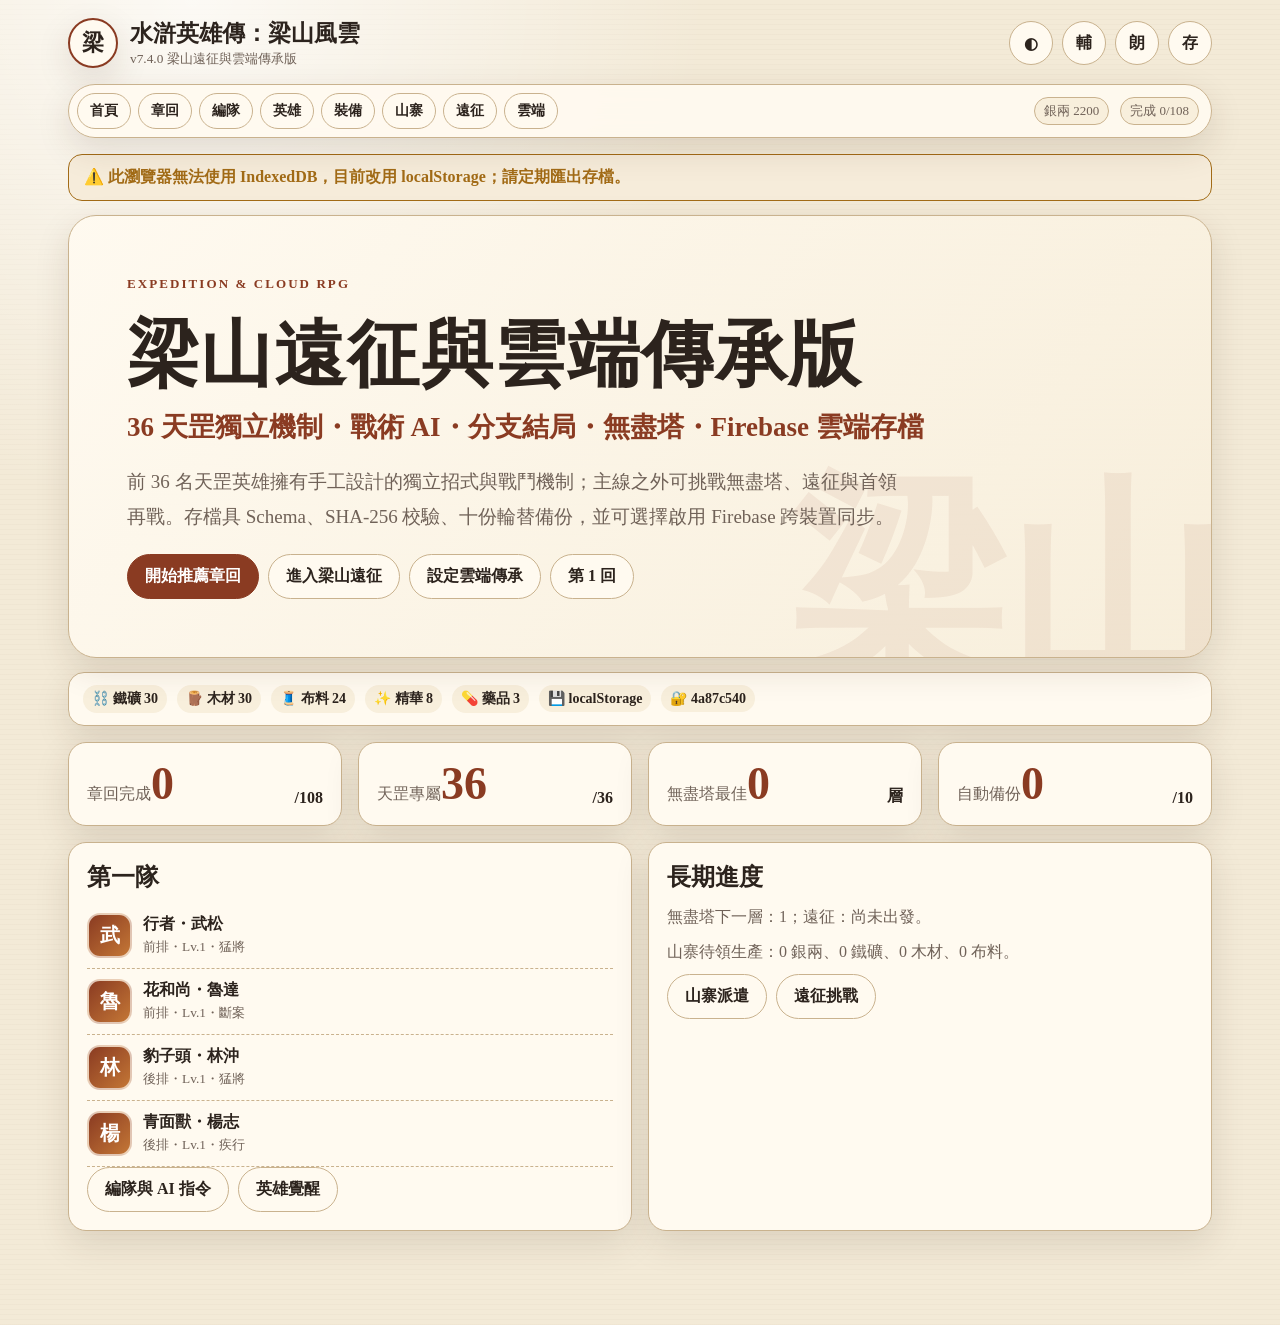
<file: Liangshan_v7.4.0_Standalone.html>
<!doctype html>
<html lang="zh-Hant-TW">
<head>
  <meta charset="utf-8">
  <meta name="viewport" content="width=device-width,initial-scale=1,viewport-fit=cover">
  <meta name="theme-color" content="#8a3b22">
  <meta name="description" content="《水滸英雄傳：梁山風雲 v7.4.0 梁山遠征與雲端傳承版》108 回完整網頁 RPG。">
  <title>水滸英雄傳：梁山風雲 v7.4.0 梁山遠征與雲端傳承版</title>
  <style>
:root{
  color-scheme:light;
  --bg:#f3ead7;
  --paper:#fffaf0;
  --paper-2:#f8efdc;
  --ink:#2c231d;
  --muted:#706258;
  --line:#c9b28e;
  --accent:#8a3b22;
  --accent-2:#c47736;
  --good:#287150;
  --warn:#a26b16;
  --danger:#a33832;
  --shadow:0 12px 34px rgba(63,42,24,.13);
  --radius:18px;
  --safe-bottom:max(18px,env(safe-area-inset-bottom));
  font-family:"Noto Serif TC","PingFang TC","Microsoft JhengHei",serif;
}
*{box-sizing:border-box}
html{min-height:100%;background:var(--bg)}
body{margin:0;min-height:100vh;color:var(--ink);background:
  radial-gradient(circle at 15% 0%,rgba(255,255,255,.75),transparent 30%),
  repeating-linear-gradient(0deg,rgba(80,55,32,.025),rgba(80,55,32,.025) 1px,transparent 1px,transparent 5px),var(--bg)}
body[data-theme="dark"]{
  color-scheme:dark;--bg:#111210;--paper:#1c1e1b;--paper-2:#252820;--ink:#f2ead9;--muted:#b9ae9c;--line:#4d5146;--accent:#d87852;--accent-2:#e4a85e;--good:#73c99e;--warn:#e0b45f;--danger:#ec837d;--shadow:0 14px 38px rgba(0,0,0,.35)
}
body[data-theme="paper"]{
  color-scheme:light;--bg:#fff;--paper:#fff;--paper-2:#f6f6f6;--ink:#000;--muted:#333;--line:#000;--accent:#000;--accent-2:#333;--good:#000;--warn:#000;--danger:#000;--shadow:none
}
button,input,select,textarea{font:inherit}
button,a{touch-action:manipulation}
a{color:inherit}
button:focus-visible,a:focus-visible,input:focus-visible,select:focus-visible,textarea:focus-visible{outline:3px solid color-mix(in srgb,var(--accent) 45%,transparent);outline-offset:2px}
#app{width:min(1180px,100%);margin:auto;padding:18px 18px calc(76px + var(--safe-bottom))}
.topbar{display:flex;align-items:center;justify-content:space-between;gap:12px;margin-bottom:16px}
.brand{display:flex;align-items:center;gap:12px;min-width:0}
.brand-mark{display:grid;place-items:center;width:50px;height:50px;border:2px solid var(--accent);border-radius:50%;font-weight:900;font-size:22px;background:var(--paper);box-shadow:var(--shadow)}
.brand-text{min-width:0}.brand-text b{display:block;font-size:clamp(17px,2.6vw,23px);white-space:nowrap;overflow:hidden;text-overflow:ellipsis}.brand-text small{color:var(--muted)}
.top-actions,.actions,.inline-actions{display:flex;align-items:center;gap:9px;flex-wrap:wrap}
.hero{position:relative;overflow:hidden;padding:clamp(24px,5vw,58px);border:1px solid var(--line);border-radius:28px;background:
  linear-gradient(125deg,color-mix(in srgb,var(--paper) 96%,transparent),color-mix(in srgb,var(--paper-2) 90%,transparent));box-shadow:var(--shadow)}
.hero:after{content:"梁山";position:absolute;right:-16px;bottom:-42px;font-size:clamp(90px,18vw,220px);font-weight:900;color:color-mix(in srgb,var(--accent) 7%,transparent);line-height:1;pointer-events:none}
.hero>*{position:relative;z-index:1}.eyebrow{font-weight:800;letter-spacing:.16em;color:var(--accent);font-size:13px;text-transform:uppercase}.hero h1{margin:.35em 0 .2em;font-size:clamp(34px,7vw,72px);line-height:1.08;letter-spacing:.02em}.hero h2{margin:0 0 14px;font-size:clamp(17px,3vw,27px);font-weight:650;color:var(--accent)}.hero p{max-width:780px;font-size:clamp(16px,2vw,19px);line-height:1.85;color:var(--muted)}
.grid{display:grid;gap:16px}.grid.two{grid-template-columns:repeat(2,minmax(0,1fr))}.grid.three{grid-template-columns:repeat(3,minmax(0,1fr))}.grid.four{grid-template-columns:repeat(4,minmax(0,1fr))}
.card{background:var(--paper);border:1px solid var(--line);border-radius:var(--radius);padding:18px;box-shadow:var(--shadow)}
.card h2,.card h3{margin:0 0 10px}.card p{line-height:1.72;margin:.5em 0;color:var(--muted)}.card.success{border-color:var(--good);background:color-mix(in srgb,var(--paper) 92%,var(--good) 8%)}.card.warning{border-color:var(--warn)}.card.current{border:2px solid var(--accent)}
.metric{display:flex;justify-content:space-between;align-items:end;gap:10px}.metric strong{font-size:clamp(29px,4vw,46px);line-height:1;color:var(--accent)}.metric span{color:var(--muted)}
.btn{appearance:none;border:1px solid var(--line);border-radius:999px;background:var(--paper);color:var(--ink);padding:11px 17px;font-weight:750;text-decoration:none;cursor:pointer;transition:.16s transform,.16s background,.16s border-color;display:inline-flex;align-items:center;justify-content:center;gap:7px;min-height:44px}.btn:hover{transform:translateY(-1px);border-color:var(--accent)}.btn:disabled{opacity:.42;cursor:not-allowed;transform:none}.btn.primary{background:var(--accent);border-color:var(--accent);color:#fff}.btn.good{background:var(--good);border-color:var(--good);color:#fff}.btn.warn{background:var(--warn);border-color:var(--warn);color:#fff}.btn.danger{background:var(--danger);border-color:var(--danger);color:#fff}.btn.icon{width:44px;padding:0}.btn.small{min-height:36px;padding:7px 12px;font-size:14px}
.tag{display:inline-flex;align-items:center;gap:5px;border:1px solid var(--line);border-radius:999px;padding:4px 9px;margin:2px 4px 2px 0;font-size:13px;background:var(--paper-2);color:var(--muted)}.tag.good{border-color:var(--good);color:var(--good)}.tag.warn{border-color:var(--warn);color:var(--warn)}.tag.accent{border-color:var(--accent);color:var(--accent)}
.nav{position:sticky;top:8px;z-index:20;display:flex;gap:7px;align-items:center;overflow:auto;padding:8px;margin:0 0 16px;border:1px solid var(--line);border-radius:999px;background:color-mix(in srgb,var(--paper) 92%,transparent);backdrop-filter:blur(10px);box-shadow:var(--shadow)}.nav .btn{white-space:nowrap}.nav-spacer{flex:1}
.progress{height:12px;border-radius:999px;background:var(--paper-2);border:1px solid var(--line);overflow:hidden}.progress>i{display:block;height:100%;background:linear-gradient(90deg,var(--accent),var(--accent-2));transition:width .25s}
.section-title{display:flex;align-items:end;justify-content:space-between;gap:12px;margin:28px 0 12px}.section-title h2{margin:0}.section-title p{margin:0;color:var(--muted)}
.chapter-toolbar{display:grid;grid-template-columns:minmax(180px,1fr) auto auto;gap:10px;margin:14px 0}.field{width:100%;border:1px solid var(--line);border-radius:13px;background:var(--paper);color:var(--ink);padding:11px 13px;min-height:44px}
.chapter-grid{display:grid;grid-template-columns:repeat(3,minmax(0,1fr));gap:13px}.chapter-card{position:relative;text-align:left;min-height:190px;cursor:pointer;transition:.16s transform,.16s border-color}.chapter-card:hover{transform:translateY(-2px);border-color:var(--accent)}.chapter-card .chapter-no{display:flex;justify-content:space-between;gap:8px;align-items:center;color:var(--accent);font-weight:900}.chapter-card .chapter-icon{font-size:34px}.chapter-card h3{font-size:18px;line-height:1.45;margin:10px 0 4px}.chapter-card p{font-size:14px}.chapter-card.completed:after{content:"✓";position:absolute;right:13px;bottom:10px;display:grid;place-items:center;width:28px;height:28px;border-radius:50%;background:var(--good);color:#fff;font-weight:900}.chapter-card.recommended{border:2px solid var(--accent)}
.portrait{display:flex;gap:14px;align-items:center}.avatar{display:grid;place-items:center;flex:0 0 auto;width:64px;height:64px;border-radius:19px;background:linear-gradient(135deg,var(--accent),var(--accent-2));color:#fff;font-size:28px;font-weight:900;border:2px solid color-mix(in srgb,var(--paper) 70%,transparent)}.portrait h3{margin:0}.portrait p{margin:3px 0}
.task-list{display:grid;gap:10px}.task{width:100%;display:grid;grid-template-columns:42px 1fr auto;gap:12px;align-items:center;text-align:left;border:1px solid var(--line);border-radius:15px;padding:13px;background:var(--paper);color:var(--ink);cursor:pointer}.task:hover:not(:disabled){border-color:var(--accent)}.task:disabled{opacity:.48;cursor:not-allowed}.task.done{border-color:var(--good);background:color-mix(in srgb,var(--paper) 92%,var(--good) 8%)}.task-icon{font-size:25px;text-align:center}.task b{display:block}.task small{display:block;margin-top:3px;color:var(--muted);line-height:1.5}.task-state{font-weight:900;color:var(--good)}
.status-grid{display:grid;grid-template-columns:1.15fr .85fr;gap:16px}.statline{display:grid;grid-template-columns:54px 1fr auto;gap:8px;align-items:center;margin:10px 0;font-size:14px}.bar{height:13px;border:1px solid var(--line);border-radius:999px;overflow:hidden;background:var(--paper-2)}.bar i{display:block;height:100%;background:var(--danger)}.bar.sp i{background:var(--accent-2)}
.battle-grid{display:grid;grid-template-columns:1fr 1fr;gap:16px}.fighter{background:var(--paper);border:1px solid var(--line);border-radius:22px;padding:20px;box-shadow:var(--shadow)}.fighter.enemy{border-color:color-mix(in srgb,var(--danger) 65%,var(--line))}.fighter-head{display:flex;justify-content:space-between;align-items:start;gap:12px}.battle-actions{display:grid;grid-template-columns:repeat(2,minmax(0,1fr));gap:9px;margin-top:17px}.battle-actions .btn{border-radius:13px}.battle-note{margin-top:13px;padding:10px;border-radius:12px;background:var(--paper-2);color:var(--muted);font-size:14px}.log{max-height:250px;overflow:auto}.log div{padding:9px 0;border-bottom:1px dashed var(--line);line-height:1.55}.log div:first-child{color:var(--accent);font-weight:700}
.grade-badge{display:inline-grid;place-items:center;width:112px;height:112px;border:4px solid var(--accent);border-radius:50%;float:right;margin:0 0 12px 20px;background:var(--paper);box-shadow:var(--shadow)}.grade-badge span{font-size:51px;line-height:.9;font-weight:950;color:var(--accent)}.grade-badge small{font-weight:800;color:var(--muted)}
.roster-grid{display:grid;grid-template-columns:repeat(4,minmax(0,1fr));gap:12px}.roster-card{padding:14px}.roster-card .avatar{width:50px;height:50px;border-radius:15px;font-size:22px}.roster-card h3{font-size:16px}.roster-card p{font-size:13px}
.achievement{display:flex;gap:12px;align-items:start;padding:12px 0;border-bottom:1px dashed var(--line)}.achievement:last-child{border:0}.achievement .medal{font-size:27px}.achievement.locked{opacity:.5}
.modal-backdrop{position:fixed;inset:0;z-index:100;display:grid;place-items:center;padding:18px;background:rgba(0,0,0,.55);backdrop-filter:blur(5px)}.modal{width:min(760px,100%);max-height:90vh;overflow:auto;background:var(--paper);border:1px solid var(--line);border-radius:24px;padding:22px;box-shadow:0 30px 90px rgba(0,0,0,.35)}.modal-head{display:flex;justify-content:space-between;gap:12px;align-items:start;margin-bottom:12px}.modal h2{margin:0}.modal textarea{width:100%;min-height:220px;resize:vertical;border:1px solid var(--line);border-radius:14px;padding:12px;background:var(--paper-2);color:var(--ink);font-family:ui-monospace,SFMono-Regular,Consolas,monospace;font-size:12px}
.toast{position:relative;z-index:200;width:min(430px,calc(100vw - 30px));margin:8px auto;padding:13px 16px;border-radius:14px;background:var(--ink);color:var(--paper);box-shadow:var(--shadow);animation:toast-in .22s ease}.toast.good{background:var(--good);color:#fff}.toast.warn{background:var(--warn);color:#fff}@keyframes toast-in{from{opacity:0;transform:translateY(10px)}to{opacity:1;transform:none}}#toastRoot{position:fixed;left:0;right:0;bottom:calc(12px + env(safe-area-inset-bottom));z-index:200;pointer-events:none}
.empty{text-align:center;padding:48px 20px;color:var(--muted)}.muted{color:var(--muted)}.code{font-family:ui-monospace,SFMono-Regular,Consolas,monospace;background:var(--paper-2);border:1px solid var(--line);border-radius:7px;padding:2px 5px;font-size:.9em}.noscript{margin:30px;padding:20px;border:2px solid #900}
@media(max-width:900px){.grid.three,.grid.four,.chapter-grid{grid-template-columns:repeat(2,minmax(0,1fr))}.roster-grid{grid-template-columns:repeat(3,minmax(0,1fr))}.status-grid{grid-template-columns:1fr}}
@media(max-width:650px){#app{padding:12px 12px calc(70px + var(--safe-bottom))}.topbar{align-items:flex-start}.brand-mark{width:43px;height:43px}.top-actions .label{display:none}.grid.two,.grid.three,.grid.four,.chapter-grid,.battle-grid{grid-template-columns:1fr}.roster-grid{grid-template-columns:repeat(2,minmax(0,1fr))}.chapter-toolbar{grid-template-columns:1fr 1fr}.chapter-toolbar input{grid-column:1/-1}.hero{padding:25px 20px}.hero h1{font-size:36px}.nav{top:4px;border-radius:16px}.battle-actions{grid-template-columns:1fr}.grade-badge{float:none;margin:0 0 14px}.chapter-card{min-height:0}.task{grid-template-columns:36px 1fr auto;padding:12px}.fighter{padding:16px}}
@media(max-width:380px){.roster-grid{grid-template-columns:1fr}.top-actions .btn:not(.icon){display:none}.hero h1{font-size:31px}}
@media(prefers-reduced-motion:reduce){*,*:before,*:after{scroll-behavior:auto!important;animation:none!important;transition:none!important}}
@media print{.topbar,.nav,.actions,.top-actions,.btn{display:none!important}body{background:#fff}#app{width:100%;padding:0}.card,.hero{box-shadow:none;break-inside:avoid}}

/* v7.1.0 百八英雄深度玩法版 */
.update-banner{position:fixed;left:50%;bottom:calc(18px + env(safe-area-inset-bottom));transform:translateX(-50%);z-index:180;width:min(720px,calc(100vw - 24px));display:flex;align-items:center;justify-content:space-between;gap:14px;padding:14px 16px;border:2px solid var(--accent);border-radius:18px;background:var(--paper);box-shadow:0 20px 60px rgba(0,0,0,.28)}
.update-banner b{display:block}.update-banner small{display:block;color:var(--muted);margin-top:3px}.update-banner .actions{flex-wrap:nowrap}
.flow-list{display:grid;gap:11px}.flow-step{display:grid;grid-template-columns:42px 1fr auto;gap:12px;align-items:center;padding:14px;border:1px solid var(--line);border-radius:16px;background:var(--paper);box-shadow:var(--shadow)}.flow-step.current{border:2px solid var(--accent);background:color-mix(in srgb,var(--paper) 92%,var(--accent) 8%)}.flow-step.done{border-color:var(--good);background:color-mix(in srgb,var(--paper) 92%,var(--good) 8%)}.flow-step.locked{opacity:.55}.flow-index{display:grid;place-items:center;width:38px;height:38px;border-radius:50%;background:var(--paper-2);border:1px solid var(--line);font-weight:900}.flow-step.current .flow-index{background:var(--accent);color:#fff}.flow-step.done .flow-index{background:var(--good);color:#fff}.flow-step h3{margin:0 0 4px}.flow-step p{margin:0;color:var(--muted);line-height:1.55}.flow-step .btn{min-width:96px}
.skill-panel{display:grid;grid-template-columns:1fr 1fr;gap:12px;margin-top:13px}.skill-card{border:1px solid var(--line);border-radius:14px;padding:13px;background:var(--paper-2)}.skill-card b{display:block;color:var(--accent);margin-bottom:4px}.skill-card small{line-height:1.55;color:var(--muted)}
.boss-mechanic{margin-top:12px;padding:12px;border:1px solid var(--danger);border-radius:14px;background:color-mix(in srgb,var(--paper) 92%,var(--danger) 8%)}.boss-mechanic b{color:var(--danger)}
.shop-grid{display:grid;grid-template-columns:repeat(3,minmax(0,1fr));gap:14px}.shop-card{display:flex;flex-direction:column}.shop-card .shop-icon{font-size:42px}.shop-card .shop-level{font-weight:900;color:var(--accent);font-size:20px}.shop-card .btn{margin-top:auto}.price{font-weight:900;color:var(--warn)}
.filter-summary{display:flex;align-items:center;gap:8px;flex-wrap:wrap;margin:0 0 12px}.recent-mark{position:absolute;left:13px;bottom:10px;font-size:12px;color:var(--accent);font-weight:800}.draft-mark{border-color:var(--warn)!important}.chapter-card.draft-mark:before{content:"進行中";position:absolute;right:12px;top:50px;background:var(--warn);color:#fff;border-radius:999px;padding:3px 8px;font-size:12px;font-weight:800}
.inventory-line{display:flex;gap:8px;flex-wrap:wrap;align-items:center}.level-pips{display:flex;gap:4px;margin:8px 0}.level-pips i{width:18px;height:7px;border-radius:999px;background:var(--line)}.level-pips i.on{background:var(--accent)}
.status-effect{display:inline-flex;padding:3px 8px;border:1px solid var(--warn);border-radius:999px;color:var(--warn);font-size:12px;margin:2px}.status-effect.good{border-color:var(--good);color:var(--good)}
@media(max-width:900px){.shop-grid{grid-template-columns:repeat(2,minmax(0,1fr))}}
@media(max-width:650px){.chapter-toolbar{grid-template-columns:1fr 1fr}.chapter-toolbar input{grid-column:1/-1}.shop-grid,.skill-panel{grid-template-columns:1fr}.flow-step{grid-template-columns:36px 1fr}.flow-step>.btn{grid-column:1/-1;width:100%}.update-banner{align-items:flex-start;flex-direction:column}.update-banner .actions{width:100%;flex-wrap:wrap}.update-banner .btn{flex:1}}

/* v7.2.0 梁山聚義養成版 */
.hero.compact{padding:32px}.hero.compact h1{font-size:clamp(32px,6vw,58px)}
.materials-bar{display:flex;gap:10px;flex-wrap:wrap;align-items:center;margin:14px 0;padding:12px 14px;border:1px solid var(--line);border-radius:16px;background:var(--paper);box-shadow:var(--shadow)}
.materials-bar span{display:inline-flex;align-items:center;gap:5px;padding:5px 9px;border-radius:999px;background:var(--paper-2);font-weight:750;font-size:14px}
.team-mini{display:flex;gap:11px;align-items:center;padding:10px 0;border-bottom:1px dashed var(--line)}.team-mini:last-of-type{border-bottom:0}.team-mini .avatar{width:45px;height:45px;border-radius:13px;font-size:20px}.team-mini b,.team-mini small{display:block}.team-mini small{color:var(--muted);margin-top:3px}
.formation-preview{display:grid;grid-template-columns:1fr 1fr;gap:10px;margin-bottom:12px}.formation-card{display:flex;gap:10px;align-items:center;border:1px solid var(--line);border-radius:14px;padding:10px;background:var(--paper-2)}.formation-card .avatar{width:48px;height:48px;border-radius:14px;font-size:21px}.formation-card b,.formation-card small{display:block}.formation-card small{color:var(--muted);margin-top:3px}.bond-banner{margin-top:12px;padding:11px 13px;border:1px solid var(--good);border-radius:13px;background:color-mix(in srgb,var(--paper) 90%,var(--good) 10%);color:var(--good)}
.difficulty-row{display:flex;align-items:center;gap:7px;flex-wrap:wrap;margin-top:12px}
.formation-board{margin-top:16px}.formation-row{display:grid;grid-template-columns:80px 1fr 1fr;gap:12px;align-items:stretch;margin:12px 0}.formation-row>b{display:grid;place-items:center;border:1px solid var(--line);border-radius:14px;background:var(--paper-2)}.formation-slot{display:flex;gap:12px;align-items:center;border:1px solid var(--line);border-radius:16px;padding:13px;background:var(--paper)}.formation-slot .avatar{width:50px;height:50px;border-radius:15px;font-size:22px}.formation-slot>div{min-width:0;flex:1}.formation-slot b,.formation-slot small{display:block}.formation-slot small{color:var(--muted);margin-top:5px}.formation-slot select{margin-top:6px}
.hero-growth-grid{display:grid;grid-template-columns:repeat(3,minmax(0,1fr));gap:14px}.growth-card{display:flex;flex-direction:column}.growth-card>.btn{margin-top:auto;align-self:flex-start}.passive-box{padding:11px;border:1px solid var(--accent);border-radius:13px;background:color-mix(in srgb,var(--paper) 93%,var(--accent) 7%);margin:10px 0}.passive-box b,.passive-box small{display:block}.passive-box small{margin-top:4px;color:var(--muted);line-height:1.5}.skill-tree{display:grid;grid-template-columns:repeat(3,minmax(0,1fr));gap:7px;margin:10px 0}.tree-node{border:1px solid var(--line);border-radius:12px;background:var(--paper-2);color:var(--ink);padding:9px 7px;font-weight:800;cursor:pointer}.tree-node small{display:block;color:var(--muted);font-weight:500;margin-top:4px}.tree-node:disabled{opacity:.5;cursor:not-allowed}.equipment-line{display:grid;gap:4px;padding:9px 0;font-size:14px;color:var(--muted)}.hero-search{width:min(330px,100%)}
.equipment-grid{display:grid;grid-template-columns:repeat(2,minmax(0,1fr));gap:12px}.equipment-card{display:grid;grid-template-columns:54px 1fr auto;gap:12px;align-items:center;border:1px solid var(--line);border-radius:16px;padding:14px;background:var(--paper-2)}.equipment-card.good{border-color:var(--good)}.equipment-card.accent{border-color:var(--accent);box-shadow:inset 0 0 0 1px var(--accent)}.equipment-icon{font-size:36px}.equipment-card h3{margin:5px 0}.equipment-card p{margin:3px 0;color:var(--muted);line-height:1.5}.equipment-actions{display:flex;gap:7px;flex-direction:column}.narrow{width:auto;min-width:150px}.shop-icon{font-size:40px}
.base-grid{display:grid;grid-template-columns:repeat(3,minmax(0,1fr));gap:14px}.building-card{display:flex;flex-direction:column}.building-icon{font-size:46px}.building-card>.btn{margin-top:auto;border-radius:14px;white-space:normal}.building-card small{display:block;color:var(--muted);line-height:1.55;margin-bottom:12px}
.battle-toolbar{display:flex;justify-content:space-between;align-items:center;gap:12px;margin-bottom:14px;padding:13px 15px;border:1px solid var(--line);border-radius:16px;background:var(--paper);box-shadow:var(--shadow)}.battle-toolbar b,.battle-toolbar small{display:block}.battle-toolbar small{color:var(--muted);margin-top:3px}.combat-board{display:grid;grid-template-columns:1fr 1fr;gap:16px}.combat-board h2{margin:0 0 10px}.combat-team{display:grid;gap:10px}.unit-card{width:100%;text-align:left;border:1px solid var(--line);border-radius:16px;padding:13px;background:var(--paper);color:var(--ink);box-shadow:var(--shadow)}button.unit-card{cursor:pointer}.unit-card.active{border:2px solid var(--good);background:color-mix(in srgb,var(--paper) 92%,var(--good) 8%)}.unit-card.targeted{border:2px solid var(--danger);background:color-mix(in srgb,var(--paper) 92%,var(--danger) 8%)}.unit-card.fallen{opacity:.42;filter:grayscale(1)}.unit-head{display:flex;gap:10px;align-items:center;margin-bottom:7px}.unit-head b,.unit-head small{display:block}.unit-head small{color:var(--muted);margin-top:2px}.small-avatar{width:42px;height:42px;border-radius:12px;font-size:19px}.mechanic-note{display:block;margin-top:8px;color:var(--danger);line-height:1.45}.active-panel{margin-top:16px}.active-panel .battle-actions{grid-template-columns:repeat(3,minmax(0,1fr))}
@media(max-width:950px){.hero-growth-grid,.base-grid{grid-template-columns:repeat(2,minmax(0,1fr))}.equipment-grid{grid-template-columns:1fr}.active-panel .battle-actions{grid-template-columns:repeat(2,minmax(0,1fr))}}
@media(max-width:700px){.formation-preview,.combat-board,.hero-growth-grid,.base-grid{grid-template-columns:1fr}.formation-row{grid-template-columns:1fr}.formation-row>b{padding:9px}.equipment-card{grid-template-columns:45px 1fr}.equipment-actions{grid-column:1/-1;flex-direction:row}.battle-toolbar{align-items:flex-start;flex-direction:column}.battle-toolbar .actions{width:100%}.active-panel .battle-actions{grid-template-columns:1fr}.skill-tree{grid-template-columns:1fr}.materials-bar{gap:6px}.materials-bar span{font-size:12px}.formation-slot{align-items:flex-start}}

/* v7.3.0 梁山英雄覺醒與戰略回合版 */
.warning-banner{margin:0 0 14px;padding:12px 15px;border:1px solid var(--warn);border-radius:14px;background:color-mix(in srgb,var(--paper) 90%,var(--warn) 10%);color:var(--warn);font-weight:750}
.story-choice{padding:16px;border:1px solid var(--accent);border-radius:18px;background:color-mix(in srgb,var(--paper) 94%,var(--accent) 6%)}
.choice-grid{display:grid;grid-template-columns:repeat(2,minmax(0,1fr));gap:12px;margin-top:12px}.choice-card{appearance:none;text-align:left;border:1px solid var(--line);border-radius:16px;padding:15px;background:var(--paper);color:var(--ink);cursor:pointer}.choice-card:hover{border-color:var(--accent);transform:translateY(-1px)}.choice-card b,.choice-card small{display:block}.choice-card small{margin-top:6px;line-height:1.55;color:var(--muted)}.choice-card.selected{border:2px solid var(--accent);background:color-mix(in srgb,var(--paper) 90%,var(--accent) 10%)}.choice-summary{padding:12px 14px;border-left:4px solid var(--accent);border-radius:10px;background:var(--paper-2)}
.intel-panel{display:grid;grid-template-columns:auto 1fr;gap:14px;align-items:start;padding:14px;border:1px solid var(--warn);border-radius:16px;background:color-mix(in srgb,var(--paper) 94%,var(--warn) 6%)}.intel-panel .intel-icon{font-size:34px}.intel-panel h3{margin:0 0 5px}.intel-tags{display:flex;gap:6px;flex-wrap:wrap;margin-top:9px}
.initiative-strip{display:flex;gap:7px;overflow-x:auto;padding:10px;margin-bottom:14px;border:1px solid var(--line);border-radius:15px;background:var(--paper);scrollbar-width:thin}.initiative-token{flex:0 0 auto;padding:6px 10px;border:1px solid var(--line);border-radius:999px;background:var(--paper-2);font-size:13px;white-space:nowrap}.initiative-token.current{border:2px solid var(--accent);font-weight:900;background:color-mix(in srgb,var(--paper) 86%,var(--accent) 14%)}.initiative-token.ally{color:var(--good)}.initiative-token.enemy{color:var(--danger)}.initiative-token.fallen{opacity:.4;text-decoration:line-through}
.boss-phase-alert{margin:0 0 12px;padding:12px 14px;border:2px solid var(--danger);border-radius:15px;background:color-mix(in srgb,var(--paper) 88%,var(--danger) 12%);color:var(--danger);font-weight:900;animation:phasePulse .45s ease-out}@keyframes phasePulse{from{transform:scale(.98);opacity:.45}to{transform:scale(1);opacity:1}}
.formation-tabs{display:flex;gap:8px;flex-wrap:wrap;margin:0 0 12px}.branch-row{display:grid;grid-template-columns:74px 1fr 1fr;gap:8px;align-items:stretch;margin:9px 0}.branch-row>b{display:grid;place-items:center;border:1px solid var(--line);border-radius:12px;background:var(--paper-2);font-size:14px;text-align:center}.tree-node.selected{border:2px solid var(--accent);background:color-mix(in srgb,var(--paper) 90%,var(--accent) 10%)}
.awakening-box{margin:8px 0;padding:11px;border:1px dashed var(--line);border-radius:13px;background:var(--paper-2)}.awakening-box b,.awakening-box small{display:block}.awakening-box small{margin-top:4px;color:var(--muted);line-height:1.5}.awakening-box.awakened{border:2px solid var(--accent);background:linear-gradient(135deg,color-mix(in srgb,var(--paper) 86%,var(--accent) 14%),var(--paper));box-shadow:inset 0 0 24px color-mix(in srgb,var(--accent) 11%,transparent)}
.equipment-picker{display:grid;gap:9px;max-height:min(62vh,620px);overflow:auto;padding-right:3px}.pick-item{appearance:none;width:100%;display:grid;grid-template-columns:1fr auto;gap:5px 12px;text-align:left;border:1px solid var(--line);border-radius:14px;padding:12px;background:var(--paper);color:var(--ink);cursor:pointer}.pick-item:hover,.pick-item.selected{border-color:var(--accent);background:color-mix(in srgb,var(--paper) 92%,var(--accent) 8%)}.pick-item b{grid-column:1/-1}.pick-item small{color:var(--muted)}.pick-item em{font-style:normal;color:var(--warn);font-size:13px}.set-guide{display:flex;gap:7px;flex-wrap:wrap;margin:10px 0 14px}
.backup-list{display:grid;gap:8px;max-height:260px;overflow:auto}.backup-row{appearance:none;display:flex;align-items:center;justify-content:space-between;gap:12px;width:100%;text-align:left;border:1px solid var(--line);border-radius:12px;padding:11px 13px;background:var(--paper);color:var(--ink);cursor:pointer}.backup-row:hover{border-color:var(--accent)}.backup-row b,.backup-row small{display:block}.backup-row small{color:var(--muted)}
.page-head{display:flex;align-items:end;justify-content:space-between;gap:16px;margin:18px 0}.page-head h1{margin:.2em 0}.page-head p{margin:0;color:var(--muted);line-height:1.65}.muted{color:var(--muted)}
.ending{text-align:center;padding:clamp(26px,6vw,62px);border:1px solid var(--line);border-radius:24px;background:var(--paper);box-shadow:var(--shadow)}.grade.huge{display:grid;place-items:center;width:120px;height:120px;margin:10px auto;border:5px solid var(--accent);border-radius:50%;font-size:64px;font-weight:950;color:var(--accent)}.achievement-grid{display:grid;grid-template-columns:repeat(2,minmax(0,1fr));gap:10px;text-align:left;margin:20px auto;max-width:760px}
@media(max-width:760px){.choice-grid,.achievement-grid{grid-template-columns:1fr}.branch-row{grid-template-columns:1fr}.branch-row>b{padding:8px}.page-head{align-items:stretch;flex-direction:column}.intel-panel{grid-template-columns:1fr}.pick-item{grid-template-columns:1fr}.backup-row{align-items:flex-start;flex-direction:column}.initiative-token{font-size:12px}.boss-phase-alert{font-size:14px}}

/* v7.4.0 梁山遠征與雲端傳承版 */
body{font-size:calc(16px * var(--user-font-scale,1))}
.skip-link{position:fixed;left:12px;top:-80px;z-index:999;padding:10px 14px;border-radius:10px;background:var(--ink);color:var(--paper);font-weight:800}.skip-link:focus{top:10px}
body.high-contrast{--bg:#000;--paper:#000;--paper-2:#111;--ink:#fff;--muted:#fff;--line:#fff;--accent:#ffdf00;--accent-2:#00e5ff;--good:#57ff9a;--warn:#ffd45c;--danger:#ff7777;--shadow:none}
body.high-contrast .btn.primary,body.high-contrast .btn.good,body.high-contrast .btn.danger{color:#000}
body.reduce-motion *,body.reduce-motion *::before,body.reduce-motion *::after{animation-duration:.001ms!important;animation-iteration-count:1!important;transition-duration:.001ms!important;scroll-behavior:auto!important}
body.hide-keyboard-hints kbd{display:none}
kbd{display:inline-grid;place-items:center;min-width:21px;padding:1px 5px;border:1px solid var(--line);border-bottom-width:2px;border-radius:5px;background:var(--paper-2);font-size:.75em;color:var(--muted)}
.btn.tiny{min-height:32px;padding:5px 9px;font-size:12px}
.check-row{display:flex;gap:9px;align-items:center;padding:9px 0}.check-row input{width:20px;height:20px}
.craft-grid{display:grid;grid-template-columns:repeat(6,minmax(0,1fr));gap:8px;margin:14px 0}.craft-btn{flex-direction:column;border-radius:14px;white-space:normal}.craft-btn small{font-weight:500;color:var(--muted)}
.six-slot-grid{display:grid;grid-template-columns:repeat(2,minmax(0,1fr));gap:7px;margin:10px 0}.equip-slot{display:grid;grid-template-columns:52px 1fr auto;align-items:center;gap:6px;padding:8px;border:1px solid var(--line);border-radius:12px;background:var(--paper-2)}.equip-slot span{font-size:12px;color:var(--muted)}.equip-slot b{font-size:13px;overflow:hidden;text-overflow:ellipsis;white-space:nowrap}
.equipment-card.locked{box-shadow:inset 0 0 0 2px var(--warn)}
.production-card{margin-bottom:16px}.dispatch-grid,.route-grid{display:grid;grid-template-columns:repeat(3,minmax(0,1fr));gap:12px}.dispatch-card,.route-card{border:1px solid var(--line);border-radius:14px;padding:14px;background:var(--paper-2)}.route-card{display:flex;flex-direction:column}.route-card .btn{margin-top:auto}.route-icon{font-size:36px}.dispatch-form{display:grid;grid-template-columns:1fr 1fr auto;gap:10px;align-items:end;margin-top:14px;padding-top:14px;border-top:1px dashed var(--line)}
.endgame-card{display:flex;flex-direction:column}.endgame-card .btn{margin-top:auto}.compare-grid{display:grid;grid-template-columns:1fr 1fr;gap:12px}.compare-grid section{padding:12px;border:1px solid var(--line);border-radius:13px;background:var(--paper-2)}
.branch-ending{max-width:780px;margin:16px auto;text-align:left;border:2px solid var(--accent)}
.modal{max-height:90vh;overflow:auto}.modal label{display:block;margin:10px 0}.modal label.check-row{display:flex}
.status-effect{display:inline-block;margin:2px;padding:3px 7px;border-radius:999px;border:1px solid var(--danger);font-size:12px;color:var(--danger)}.status-effect.good{border-color:var(--good);color:var(--good)}
@media(max-width:1050px){.craft-grid{grid-template-columns:repeat(3,minmax(0,1fr))}.route-grid,.dispatch-grid{grid-template-columns:repeat(2,minmax(0,1fr))}}
@media(max-width:700px){.craft-grid,.route-grid,.dispatch-grid,.six-slot-grid,.compare-grid{grid-template-columns:1fr}.dispatch-form{grid-template-columns:1fr}.equip-slot{grid-template-columns:48px 1fr auto}.grid.three,.grid.four{grid-template-columns:1fr}.top-actions{gap:5px}.nav{border-radius:14px}.chapter-toolbar{grid-template-columns:1fr}.chapter-grid{grid-template-columns:1fr}}

</style>
</head>
<body data-theme="ink">
  <div id="app" aria-live="polite"></div>
  <div id="updateRoot" aria-live="polite"></div>
  <div id="modalRoot"></div>
  <div id="toastRoot" aria-live="assertive"></div>
  <noscript><div class="noscript">本遊戲需要啟用 JavaScript 才能遊玩。</div></noscript>
<script>
/* 水滸英雄傳：梁山風雲 v7.4.0 完整章回資料 */
(() => {
  'use strict';
  const chapters = [{"number":1,"name":"武松","nickname":"行者","title":"景陽岡打虎・武松初聚義","focus":"山道旅人與猛獸危機","icon":"🐅","kind":"story","companion":"魯達","companionNickname":"花和尚","era":"經典篇"},{"number":2,"name":"魯達","nickname":"花和尚","title":"魯提轄拳打鎮關西","focus":"市井欺壓與弱者救援","icon":"🥊","kind":"justice","companion":"林沖","companionNickname":"豹子頭","era":"經典篇"},{"number":3,"name":"林沖","nickname":"豹子頭","title":"林教頭風雪山神廟","focus":"權勢陷害與驛路追殺","icon":"❄️","kind":"story","companion":"楊志","companionNickname":"青面獸","era":"經典篇"},{"number":4,"name":"楊志","nickname":"青面獸","title":"吳用智取生辰綱","focus":"官運押送與暑路風險","icon":"🎁","kind":"transport","companion":"宋江","companionNickname":"呼保義","era":"經典篇"},{"number":5,"name":"宋江","nickname":"呼保義","title":"宋江私放晁蓋","focus":"案牘追查與義法抉擇","icon":"📜","kind":"justice","companion":"李逵","companionNickname":"黑旋風","era":"經典篇"},{"number":6,"name":"李逵","nickname":"黑旋風","title":"江州劫法場・白龍廟聚義","focus":"牢城冤案與法場救援","icon":"🪓","kind":"justice","companion":"扈三娘","companionNickname":"一丈青","era":"經典篇"},{"number":7,"name":"扈三娘","nickname":"一丈青","title":"三打祝家莊","focus":"莊寨迷路與民戶保全","icon":"🏯","kind":"military","companion":"呼延灼","companionNickname":"雙鞭","era":"經典篇"},{"number":8,"name":"呼延灼","nickname":"雙鞭","title":"鉤鐮槍大破連環馬","focus":"連環騎陣與戰馬安置","icon":"🐎","kind":"military","companion":"盧俊義","companionNickname":"玉麒麟","era":"經典篇"},{"number":9,"name":"盧俊義","nickname":"玉麒麟","title":"曾頭市破・玉麒麟入山","focus":"莊園陷害與寨戰善後","icon":"🦄","kind":"story","companion":"公孫勝","companionNickname":"入雲龍","era":"經典篇"},{"number":10,"name":"公孫勝","nickname":"入雲龍","title":"菊花會論路・入雲龍歸山","focus":"招安分歧與山寨議決","icon":"☁️","kind":"justice","companion":"張清","companionNickname":"沒羽箭","era":"經典篇"},{"number":11,"name":"張清","nickname":"沒羽箭","title":"童貫兵退・高俅艦破","focus":"水陸聯戰與落水救援","icon":"🪨","kind":"military","companion":"花榮","companionNickname":"小李廣","era":"經典篇"},{"number":12,"name":"花榮","nickname":"小李廣","title":"三約受詔・雁門鎖關","focus":"受詔條件與邊關守備","icon":"🏹","kind":"military","companion":"瓊英","companionNickname":"瓊矢鏃","era":"經典篇"},{"number":13,"name":"瓊英","nickname":"瓊矢鏃","title":"瓊英飛石破幻霧","focus":"幻霧徵糧與村寨避戰","icon":"💎","kind":"story","companion":"燕青","companionNickname":"浪子","era":"經典篇"},{"number":14,"name":"燕青","nickname":"浪子","title":"燕青易服探宛州","focus":"潛行偵查與民船撤離","icon":"🎭","kind":"stealth","companion":"張順","companionNickname":"浪裡白條","era":"經典篇"},{"number":15,"name":"張順","nickname":"浪裡白條","title":"張順測潮入湧金門","focus":"潮汐夜襲與水門救援","icon":"🌊","kind":"water","companion":"戴宗","companionNickname":"神行太保","era":"經典篇"},{"number":16,"name":"戴宗","nickname":"神行太保","title":"戴宗神行接急援","focus":"傷兵轉送與軍民班師","icon":"💨","kind":"health","companion":"朱武","companionNickname":"神機軍師","era":"經典篇"},{"number":17,"name":"朱武","nickname":"神機軍師","title":"朱武四門護功冊","focus":"功冊核驗與撫卹公開","icon":"🧭","kind":"civic","companion":"蕭讓","companionNickname":"聖手書生","era":"經典篇"},{"number":18,"name":"蕭讓","nickname":"聖手書生","title":"蕭讓鐵筆驗田契","focus":"田契查驗與安業分籍","icon":"✒️","kind":"civic","companion":"裴宣","companionNickname":"鐵面孔目","era":"經典篇"},{"number":19,"name":"裴宣","nickname":"鐵面孔目","title":"裴宣鐵面開公議","focus":"公開審理與止私刑","icon":"⚖️","kind":"justice","companion":"樂和","companionNickname":"鐵叫子","era":"經典篇"},{"number":20,"name":"樂和","nickname":"鐵叫子","title":"樂和傳聲破偽榜","focus":"公告核真與證人保護","icon":"📣","kind":"civic","companion":"金大堅","companionNickname":"玉臂匠","era":"經典篇"},{"number":21,"name":"金大堅","nickname":"玉臂匠","title":"金大堅玉臂驗通憑","focus":"印信防偽與跨處通驗","icon":"🪪","kind":"civic","companion":"孟康","companionNickname":"玉幡竿","era":"經典篇"},{"number":22,"name":"孟康","nickname":"玉幡竿","title":"孟康玉幡定舟載","focus":"船籍載重與公共航運","icon":"⛵","kind":"water","companion":"侯健","companionNickname":"通臂猿","era":"經典篇"},{"number":23,"name":"侯健","nickname":"通臂猿","title":"侯健通臂織百工","focus":"工服護具與作業安全","icon":"🧵","kind":"trade","companion":"湯隆","companionNickname":"金錢豹子","era":"經典篇"},{"number":24,"name":"湯隆","nickname":"金錢豹子","title":"湯隆金錢鍛百器","focus":"器具量規與召回制度","icon":"🔨","kind":"trade","companion":"凌振","companionNickname":"轟天雷","era":"經典篇"},{"number":25,"name":"凌振","nickname":"轟天雷","title":"凌振轟天鳴聯防","focus":"警號辨識與災害疏散","icon":"💥","kind":"military","companion":"皇甫端","companionNickname":"紫髯伯","era":"經典篇"},{"number":26,"name":"皇甫端","nickname":"紫髯伯","title":"皇甫端紫髯辨疫","focus":"人畜檢疫與隔離補償","icon":"🐴","kind":"health","companion":"曹正","companionNickname":"操刀鬼","era":"經典篇"},{"number":27,"name":"曹正","nickname":"操刀鬼","title":"曹正操刀驗百膳","focus":"食材溯源與留樣召回","icon":"🍲","kind":"health","companion":"孫二娘","companionNickname":"母夜叉","era":"經典篇"},{"number":28,"name":"孫二娘","nickname":"母夜叉","title":"孫二娘護驛安百宿","focus":"旅宿登記與夜間求援","icon":"🏮","kind":"transport","companion":"張青","companionNickname":"菜園子","era":"經典篇"},{"number":29,"name":"張青","nickname":"菜園子","title":"張青菜園封百包","focus":"寄件封籤與遺失理賠","icon":"📦","kind":"transport","companion":"顧大嫂","companionNickname":"母大蟲","era":"經典篇"},{"number":30,"name":"顧大嫂","nickname":"母大蟲","title":"顧大嫂驗貨保百市","focus":"商品真樣與退換賠付","icon":"🛒","kind":"trade","companion":"孫新","companionNickname":"小尉遲","era":"經典篇"},{"number":31,"name":"孫新","nickname":"小尉遲","title":"孫新巡倉安百糧","focus":"糧倉驗收與輪儲救濟","icon":"🌾","kind":"trade","companion":"解珍","companionNickname":"兩頭蛇","era":"經典篇"},{"number":32,"name":"解珍","nickname":"兩頭蛇","title":"解珍辨跡護百林","focus":"禁獵清陷與山林防火","icon":"🌲","kind":"wild","companion":"解寶","companionNickname":"雙尾蠍","era":"經典篇"},{"number":33,"name":"解寶","nickname":"雙尾蠍","title":"解寶辨藥安百採","focus":"藥材辨種與留根乾燥","icon":"🌿","kind":"health","companion":"鄒淵","companionNickname":"出林龍","era":"經典篇"},{"number":34,"name":"鄒淵","nickname":"出林龍","title":"鄒淵驗泉安百水","focus":"泉井界源與飲水煮沸","icon":"💧","kind":"health","companion":"鄒潤","companionNickname":"獨角龍","era":"經典篇"},{"number":35,"name":"鄒潤","nickname":"獨角龍","title":"獨角龍疏渠・百田安灌","focus":"農渠分水與旱澇調度","icon":"🚜","kind":"civic","companion":"陶宗旺","companionNickname":"九尾龜","era":"制度續篇"},{"number":36,"name":"陶宗旺","nickname":"九尾龜","title":"九尾龜築路・百道安行","focus":"道路築養與坑洞通報","icon":"🛣️","kind":"transport","companion":"杜遷","companionNickname":"摸著天","era":"制度續篇"},{"number":37,"name":"杜遷","nickname":"摸著天","title":"摸著天量屋・百居安住","focus":"房屋丈量與居住安全","icon":"🏠","kind":"civic","companion":"宋萬","companionNickname":"雲裡金剛","era":"制度續篇"},{"number":38,"name":"宋萬","nickname":"雲裡金剛","title":"雲裡金剛巡坊・百鄰安守","focus":"鄰里巡守與弱戶關懷","icon":"🏘️","kind":"civic","companion":"朱貴","companionNickname":"旱地忽律","era":"制度續篇"},{"number":39,"name":"朱貴","nickname":"旱地忽律","title":"旱地忽律辨訊・百信安傳","focus":"消息核實與謠言止散","icon":"📨","kind":"civic","companion":"朱富","companionNickname":"笑面虎","era":"制度續篇"},{"number":40,"name":"朱富","nickname":"笑面虎","title":"笑面虎聽訴・百訴安解","focus":"申訴受理與調解追蹤","icon":"🗣️","kind":"justice","companion":"李雲","companionNickname":"青眼虎","era":"制度續篇"},{"number":41,"name":"李雲","nickname":"青眼虎","title":"青眼虎勘案・百案安查","focus":"現場勘驗與證物保全","icon":"🔍","kind":"justice","companion":"杜興","companionNickname":"鬼臉兒","era":"制度續篇"},{"number":42,"name":"杜興","nickname":"鬼臉兒","title":"鬼臉兒核契・百契安信","focus":"契約明示與違約救濟","icon":"🤝","kind":"justice","companion":"李應","companionNickname":"撲天雕","era":"制度續篇"},{"number":43,"name":"李應","nickname":"撲天雕","title":"撲天雕清產・百產安籍","focus":"財產清冊與權屬登記","icon":"🗂️","kind":"civic","companion":"朱仝","companionNickname":"美髯公","era":"制度續篇"},{"number":44,"name":"朱仝","nickname":"美髯公","title":"美髯公核戶・百戶安名","focus":"戶籍核名與身分補登","icon":"👨‍👩‍👧","kind":"civic","companion":"雷橫","companionNickname":"插翅虎","era":"制度續篇"},{"number":45,"name":"雷橫","nickname":"插翅虎","title":"插翅虎核役・百役安任","focus":"差役派任與工時保障","icon":"🪽","kind":"civic","companion":"穆春","companionNickname":"小遮攔","era":"制度續篇"},{"number":46,"name":"穆春","nickname":"小遮攔","title":"小遮攔核賦・百賦安徵","focus":"賦稅計算與弱戶減免","icon":"🧾","kind":"civic","companion":"穆弘","companionNickname":"沒遮攔","era":"制度續篇"},{"number":47,"name":"穆弘","nickname":"沒遮攔","title":"沒遮攔核債・百債安償","focus":"債務清冊與公平清償","icon":"💰","kind":"justice","companion":"薛永","companionNickname":"病大蟲","era":"制度續篇"},{"number":48,"name":"薛永","nickname":"病大蟲","title":"病大蟲核藝・百藝安演","focus":"街頭技藝與演出安全","icon":"🎪","kind":"trade","companion":"施恩","companionNickname":"金眼彪","era":"制度續篇"},{"number":49,"name":"施恩","nickname":"金眼彪","title":"金眼彪巡肆・百肆安營","focus":"店面租用與營業秩序","icon":"🏪","kind":"trade","companion":"李立","companionNickname":"催命判官","era":"制度續篇"},{"number":50,"name":"李立","nickname":"催命判官","title":"催命判官察店・百旅安宿","focus":"沿江客棧與旅商安全","icon":"🛏️","kind":"transport","companion":"李俊","companionNickname":"混江龍","era":"制度續篇"},{"number":51,"name":"李俊","nickname":"混江龍","title":"混江龍巡渡・百渡安航","focus":"渡船票價與風浪停航","icon":"🚤","kind":"water","companion":"童威","companionNickname":"出洞蛟","era":"制度續篇"},{"number":52,"name":"童威","nickname":"出洞蛟","title":"出洞蛟潛救・百溺安援","focus":"潛水救援與落水者定位","icon":"🤿","kind":"water","companion":"童猛","companionNickname":"翻江蜃","era":"百業聚義篇"},{"number":53,"name":"童猛","nickname":"翻江蜃","title":"翻江蜃撈沉・百舟安復","focus":"沉船打撈與航道復原","icon":"⚓","kind":"water","companion":"阮小二","companionNickname":"立地太歲","era":"百業聚義篇"},{"number":54,"name":"阮小二","nickname":"立地太歲","title":"立地太歲護漁・百漁安生","focus":"漁區界線與禁漁復育","icon":"🐟","kind":"water","companion":"張橫","companionNickname":"船火兒","era":"百業聚義篇"},{"number":55,"name":"張橫","nickname":"船火兒","title":"船火兒定港・百港安泊","focus":"碼頭泊位與夜航燈號","icon":"🛶","kind":"water","companion":"阮小五","companionNickname":"短命二郎","era":"百業聚義篇"},{"number":56,"name":"阮小五","nickname":"短命二郎","title":"短命二郎清汊・百汊安流","focus":"支流水道與淤積清理","icon":"🏞️","kind":"water","companion":"阮小七","companionNickname":"活閻羅","era":"百業聚義篇"},{"number":57,"name":"阮小七","nickname":"活閻羅","title":"活閻羅巡湖・百湖安治","focus":"湖區巡查與水域共治","icon":"🫧","kind":"water","companion":"楊雄","companionNickname":"病關索","era":"百業聚義篇"},{"number":58,"name":"楊雄","nickname":"病關索","title":"病關索巡獄・百囚安審","focus":"羈押登記與冤案覆核","icon":"⛓️","kind":"justice","companion":"石秀","companionNickname":"拼命三郎","era":"百業聚義篇"},{"number":59,"name":"石秀","nickname":"拼命三郎","title":"拼命三郎護證・百證安存","focus":"證人保護與證詞留存","icon":"🛡️","kind":"justice","companion":"柴進","companionNickname":"小旋風","era":"百業聚義篇"},{"number":60,"name":"柴進","nickname":"小旋風","title":"小旋風濟困・百困安助","focus":"急難救助與資源轉介","icon":"🌪️","kind":"civic","companion":"關勝","companionNickname":"大刀","era":"百業聚義篇"},{"number":61,"name":"關勝","nickname":"大刀","title":"大刀定軍・百軍安陣","focus":"軍令分層與撤退秩序","icon":"🗡️","kind":"military","companion":"秦明","companionNickname":"霹靂火","era":"百業聚義篇"},{"number":62,"name":"秦明","nickname":"霹靂火","title":"霹靂火控險・百火安防","focus":"火攻管制與營火安全","icon":"🔥","kind":"military","companion":"董平","companionNickname":"雙槍將","era":"百業聚義篇"},{"number":63,"name":"董平","nickname":"雙槍將","title":"雙槍將巡騎・百騎安馭","focus":"騎隊訓練與馬匹照護","icon":"⚔️","kind":"military","companion":"徐寧","companionNickname":"金槍手","era":"百業聚義篇"},{"number":64,"name":"徐寧","nickname":"金槍手","title":"金槍手校械・百械安操","focus":"兵械校驗與操作訓練","icon":"🔱","kind":"military","companion":"索超","companionNickname":"急先鋒","era":"百業聚義篇"},{"number":65,"name":"索超","nickname":"急先鋒","title":"急先鋒護遞・百驛安達","focus":"急件分級與驛路接力","icon":"🏇","kind":"transport","companion":"劉唐","companionNickname":"赤髮鬼","era":"百業聚義篇"},{"number":66,"name":"劉唐","nickname":"赤髮鬼","title":"赤髮鬼守夜・百夜安巡","focus":"夜間巡邏與暗巷照明","icon":"🌙","kind":"civic","companion":"史進","companionNickname":"九紋龍","era":"百業聚義篇"},{"number":67,"name":"史進","nickname":"九紋龍","title":"九紋龍練武・百武安教","focus":"武藝教學與演練防護","icon":"🐉","kind":"military","companion":"黃信","companionNickname":"鎮三山","era":"百業聚義篇"},{"number":68,"name":"黃信","nickname":"鎮三山","title":"鎮三山巡境・百境安界","focus":"山境界碑與越界糾紛","icon":"⛰️","kind":"civic","companion":"孫立","companionNickname":"病尉遲","era":"百業聚義篇"},{"number":69,"name":"孫立","nickname":"病尉遲","title":"病尉遲整隊・百隊安訓","focus":"隊伍編成與新兵訓練","icon":"🛡️","kind":"military","companion":"宣贊","companionNickname":"醜郡馬","era":"百業聚義篇"},{"number":70,"name":"宣贊","nickname":"醜郡馬","title":"醜郡馬核門・百門安防","focus":"城門通行與人車分流","icon":"🚪","kind":"military","companion":"郝思文","companionNickname":"井木犴","era":"百業聚義篇"},{"number":71,"name":"郝思文","nickname":"井木犴","title":"井木犴測寨・百寨安築","focus":"營寨測量與防風排水","icon":"📐","kind":"military","companion":"韓滔","companionNickname":"百勝將","era":"百業聚義篇"},{"number":72,"name":"韓滔","nickname":"百勝將","title":"百勝將巡哨・百哨安聯","focus":"哨站輪值與聯防通報","icon":"🚩","kind":"military","companion":"彭玘","companionNickname":"天目將","era":"百業聚義篇"},{"number":73,"name":"彭玘","nickname":"天目將","title":"天目將望敵・百望安警","focus":"瞭望標記與遠距預警","icon":"👁️","kind":"military","companion":"單廷珪","companionNickname":"聖水將","era":"百業聚義篇"},{"number":74,"name":"單廷珪","nickname":"聖水將","title":"聖水將治洪・百洪安導","focus":"洪水分洪與低地撤離","icon":"🌧️","kind":"water","companion":"魏定國","companionNickname":"神火將","era":"百業聚義篇"},{"number":75,"name":"魏定國","nickname":"神火將","title":"神火將控焰・百焰安熄","focus":"火場分區與危材隔離","icon":"🧯","kind":"military","companion":"歐鵬","companionNickname":"摩雲金翅","era":"百業聚義篇"},{"number":76,"name":"歐鵬","nickname":"摩雲金翅","title":"摩雲金翅巡空・百隼安訊","focus":"高處巡察與旗語傳訊","icon":"🦅","kind":"stealth","companion":"鄧飛","companionNickname":"火眼狻猊","era":"百業聚義篇"},{"number":77,"name":"鄧飛","nickname":"火眼狻猊","title":"火眼狻猊辨危・百危安除","focus":"危險辨識與缺失改善","icon":"🦁","kind":"civic","companion":"燕順","companionNickname":"錦毛虎","era":"百業聚義篇"},{"number":78,"name":"燕順","nickname":"錦毛虎","title":"錦毛虎護山・百山安行","focus":"山路導引與迷途搜救","icon":"🐯","kind":"wild","companion":"楊林","companionNickname":"錦豹子","era":"百業聚義篇"},{"number":79,"name":"楊林","nickname":"錦豹子","title":"錦豹子探路・百路安引","focus":"陌生道路與路標建置","icon":"🐆","kind":"transport","companion":"蔣敬","companionNickname":"神算子","era":"百業聚義篇"},{"number":80,"name":"蔣敬","nickname":"神算子","title":"神算子理帳・百帳安清","focus":"公共帳冊與預算公開","icon":"🧮","kind":"civic","companion":"呂方","companionNickname":"小溫侯","era":"百業聚義篇"},{"number":81,"name":"呂方","nickname":"小溫侯","title":"小溫侯護旗・百旗安序","focus":"旗號編碼與隊伍辨識","icon":"🔴","kind":"military","companion":"郭盛","companionNickname":"賽仁貴","era":"百業聚義篇"},{"number":82,"name":"郭盛","nickname":"賽仁貴","title":"賽仁貴校射・百射安練","focus":"射場界線與箭具回收","icon":"⚪","kind":"military","companion":"安道全","companionNickname":"神醫","era":"百業聚義篇"},{"number":83,"name":"安道全","nickname":"神醫","title":"神醫分診・百病安醫","focus":"分級診療與藥品追蹤","icon":"🩺","kind":"health","companion":"王英","companionNickname":"矮腳虎","era":"百業聚義篇"},{"number":84,"name":"王英","nickname":"矮腳虎","title":"矮腳虎查役・百差安派","focus":"短程差遣與弱勢代辦","icon":"📋","kind":"civic","companion":"鮑旭","companionNickname":"喪門神","era":"百業聚義篇"},{"number":85,"name":"鮑旭","nickname":"喪門神","title":"喪門神破障・百障安通","focus":"道路障礙與緊急清除","icon":"🚧","kind":"transport","companion":"樊瑞","companionNickname":"混世魔王","era":"百業聚義篇"},{"number":86,"name":"樊瑞","nickname":"混世魔王","title":"混世魔王辨術・百術安用","focus":"術法器具與迷信詐騙","icon":"🔮","kind":"justice","companion":"孔明","companionNickname":"毛頭星","era":"百業聚義篇"},{"number":87,"name":"孔明","nickname":"毛頭星","title":"毛頭星護童・百童安學","focus":"兒童照護與學舍安全","icon":"🧒","kind":"civic","companion":"孔亮","companionNickname":"獨火星","era":"百業聚義篇"},{"number":88,"name":"孔亮","nickname":"獨火星","title":"獨火星守燈・百燈安照","focus":"公共照明與燈油管理","icon":"🕯️","kind":"civic","companion":"項充","companionNickname":"八臂哪吒","era":"百業聚義篇"},{"number":89,"name":"項充","nickname":"八臂哪吒","title":"八臂哪吒護陣・百陣安轉","focus":"盾牌隊形與人群疏導","icon":"🛞","kind":"military","companion":"李袞","companionNickname":"飛天大聖","era":"百業聚義篇"},{"number":90,"name":"李袞","nickname":"飛天大聖","title":"飛天大聖架索・百索安渡","focus":"繩索吊運與高處作業","icon":"🪢","kind":"trade","companion":"馬麟","companionNickname":"鐵笛仙","era":"百業聚義篇"},{"number":91,"name":"馬麟","nickname":"鐵笛仙","title":"鐵笛仙傳令・百令安達","focus":"聲號傳令與靜默備援","icon":"🎶","kind":"civic","companion":"陳達","companionNickname":"跳澗虎","era":"百業聚義篇"},{"number":92,"name":"陳達","nickname":"跳澗虎","title":"跳澗虎巡橋・百橋安跨","focus":"橋梁巡檢與限重分流","icon":"🌉","kind":"transport","companion":"楊春","companionNickname":"白花蛇","era":"百業聚義篇"},{"number":93,"name":"楊春","nickname":"白花蛇","title":"白花蛇辨毒・百毒安防","focus":"毒物標示與誤食救治","icon":"🐍","kind":"health","companion":"鄭天壽","companionNickname":"白面郎君","era":"百業聚義篇"},{"number":94,"name":"鄭天壽","nickname":"白面郎君","title":"白面郎君核儀・百儀安禮","focus":"公共儀典與人群秩序","icon":"🎎","kind":"civic","companion":"宋清","companionNickname":"鐵扇子","era":"百業聚義篇"},{"number":95,"name":"宋清","nickname":"鐵扇子","title":"鐵扇子理宴・百宴安席","focus":"宴席名冊與飲食分流","icon":"🪭","kind":"trade","companion":"龔旺","companionNickname":"花項虎","era":"百業聚義篇"},{"number":96,"name":"龔旺","nickname":"花項虎","title":"花項虎護傷・百傷安救","focus":"外傷止血與轉送標記","icon":"🩹","kind":"health","companion":"丁得孫","companionNickname":"中箭虎","era":"百業聚義篇"},{"number":97,"name":"丁得孫","nickname":"中箭虎","title":"中箭虎辨箭・百箭安療","focus":"箭傷處置與毒物辨識","icon":"🏹","kind":"health","companion":"李忠","companionNickname":"打虎將","era":"百業聚義篇"},{"number":98,"name":"李忠","nickname":"打虎將","title":"打虎將巡獵・百獸安界","focus":"獵區界線與野獸避讓","icon":"🐾","kind":"wild","companion":"周通","companionNickname":"小霸王","era":"百業聚義篇"},{"number":99,"name":"周通","nickname":"小霸王","title":"小霸王止婚鬧・百婚安盟","focus":"婚約自主與宴場安全","icon":"💍","kind":"justice","companion":"蔡福","companionNickname":"鐵臂膊","era":"百業聚義篇"},{"number":100,"name":"蔡福","nickname":"鐵臂膊","title":"鐵臂膊整獄・百刑安法","focus":"刑具登記與行刑覆核","icon":"🔗","kind":"justice","companion":"蔡慶","companionNickname":"一枝花","era":"百業聚義篇"},{"number":101,"name":"蔡慶","nickname":"一枝花","title":"一枝花護囚・百赦安歸","focus":"釋囚交接與返鄉安置","icon":"🌸","kind":"justice","companion":"焦挺","companionNickname":"沒面目","era":"百業聚義篇"},{"number":102,"name":"焦挺","nickname":"沒面目","title":"沒面目校力・百力安役","focus":"搬運量能與工役輪班","icon":"💪","kind":"trade","companion":"石勇","companionNickname":"石將軍","era":"百業聚義篇"},{"number":103,"name":"石勇","nickname":"石將軍","title":"石將軍巡賭・百局安禁","focus":"賭局取締與債務救援","icon":"🪨","kind":"justice","companion":"王定六","companionNickname":"活閃婆","era":"百業聚義篇"},{"number":104,"name":"王定六","nickname":"活閃婆","title":"活閃婆護轉・百客安乘","focus":"轉乘接駁與行李認領","icon":"⚡","kind":"transport","companion":"郁保四","companionNickname":"險道神","era":"百業聚義篇"},{"number":105,"name":"郁保四","nickname":"險道神","title":"險道神護幟・百幟安行","focus":"大型旗幟與隊列通行","icon":"🏳️","kind":"military","companion":"白勝","companionNickname":"白日鼠","era":"百業聚義篇"},{"number":106,"name":"白勝","nickname":"白日鼠","title":"白日鼠辨贓・百贓安還","focus":"失物辨識與贓物返還","icon":"🐭","kind":"justice","companion":"時遷","companionNickname":"鼓上蚤","era":"百業聚義篇"},{"number":107,"name":"時遷","nickname":"鼓上蚤","title":"鼓上蚤探險・百竊安防","focus":"夜間防竊與屋頂巡查","icon":"🐜","kind":"stealth","companion":"段景住","companionNickname":"金毛犬","era":"百業聚義篇"},{"number":108,"name":"段景住","nickname":"金毛犬","title":"金毛犬護馬・百畜安歸","focus":"馬匹登記與走失尋回","icon":"🐕","kind":"wild","companion":"吳用","companionNickname":"智多星","era":"百業聚義篇"}];
  if (typeof window !== 'undefined') window.LIANGSHAN_CHAPTERS = chapters;
  if (typeof module !== 'undefined' && module.exports) module.exports = chapters;
})();

</script>
<script>
(() => {
  'use strict';

  const records = {
    1:{hero:'武松',activeName:'景陽伏虎連斬',activeText:'連斬三次；擊倒目標時立即追擊氣血最低的敵人。',passiveName:'打虎餘威',passiveText:'擊倒敵人後回復豪氣並提高暴擊。',cooldown:2,mechanic:'tiger_chain',stats:{crit:.08}},
    2:{hero:'魯達',activeName:'倒拔垂楊震嶽',activeText:'重擊全敵並為全隊建立護盾；有機率震懾。',passiveName:'禪杖護眾',passiveText:'護盾破裂時震傷全體敵人。',cooldown:3,mechanic:'monk_quake',stats:{hp:1.08}},
    3:{hero:'林沖',activeName:'風雪回馬槍',activeText:'無視部分防禦，進入高機率反擊姿態。',passiveName:'豹子頭守關',passiveText:'成功格擋後必定反擊。',cooldown:2,mechanic:'spear_counter',stats:{counter:.18}},
    4:{hero:'楊志',activeName:'青面護綱陣',activeText:'攻擊目標並保護氣血最低的隊友，提高其速度。',passiveName:'押綱不失',passiveText:'前排受傷時替氣血最低隊友分擔傷害。',cooldown:3,mechanic:'escort_guard',stats:{speed:8}},
    5:{hero:'宋江',activeName:'呼保義聚眾令',activeText:'治療全隊、回復豪氣並提升合擊值。',passiveName:'及時雨',passiveText:'每個完整回合結束時治療氣血最低的隊友。',cooldown:4,mechanic:'benevolent_command',stats:{heal:1.15}},
    6:{hero:'李逵',activeName:'黑旋風裂陣',activeText:'依自身已損氣血提高傷害，連續劈擊兩名敵人。',passiveName:'越戰越狂',passiveText:'氣血越低，攻擊與速度越高。',cooldown:2,mechanic:'berserk_cleave',stats:{lowHpDamage:.22}},
    7:{hero:'扈三娘',activeName:'日月雙刀回旋',activeText:'快速攻擊全敵並施加流血，自身獲得閃避。',passiveName:'一丈青身法',passiveText:'每回合首次受到攻擊時有機率閃避。',cooldown:3,mechanic:'blade_dance',stats:{evade:.12}},
    8:{hero:'呼延灼',activeName:'連環甲馬衝陣',activeText:'重創前排敵人並降低全敵速度。',passiveName:'雙鞭鐵騎',passiveText:'首輪行動前為全隊前排增加護盾。',cooldown:3,mechanic:'cavalry_charge',stats:{def:1.08}},
    9:{hero:'盧俊義',activeName:'玉麒麟無雙勢',activeText:'對首領造成巨額傷害；非首領則追加一次攻擊。',passiveName:'河北無雙',passiveText:'對首領增傷，且不受首領反震的首次傷害。',cooldown:3,mechanic:'peerless_duel',stats:{bossDamage:.20}},
    10:{hero:'公孫勝',activeName:'入雲龍五雷法',activeText:'雷擊全敵，隨機施加暈眩、遲緩或破甲。',passiveName:'御風行雷',passiveText:'施放技能有機率不進入冷卻。',cooldown:4,mechanic:'thunder_ritual',stats:{cooldownRefund:.18}},
    11:{hero:'張清',activeName:'沒羽飛石連珠',activeText:'飛石三連擊，最後一擊必定暴擊。',passiveName:'百步飛石',passiveText:'攻擊後有機率使目標遲緩。',cooldown:2,mechanic:'stone_barrage',stats:{crit:.06}},
    12:{hero:'花榮',activeName:'小李廣穿雲箭',activeText:'鎖定後排或術士，造成高額穿透傷害。',passiveName:'神箭定魂',passiveText:'對滿血敵人的第一擊必定暴擊。',cooldown:2,mechanic:'piercing_arrow',stats:{firstStrikeCrit:true}},
    13:{hero:'瓊英',activeName:'瓊矢流星陣',activeText:'對隨機敵人投石五次，命中同一目標時傷害遞增。',passiveName:'流星飛石',passiveText:'每次暴擊提高下一次技能傷害。',cooldown:3,mechanic:'meteor_stones',stats:{skillRamp:.08}},
    14:{hero:'燕青',activeName:'浪子擒拿破綻',activeText:'偷取目標增益，施加沉默並提高自身速度。',passiveName:'相撲巧勁',passiveText:'攻擊有負面狀態的敵人時提高傷害。',cooldown:3,mechanic:'grapple_steal',stats:{debuffDamage:.18}},
    15:{hero:'張順',activeName:'浪裡白條翻江',activeText:'全敵水擊並使自身立即提前至下一回合前段。',passiveName:'水底神行',passiveText:'水戰或後排時速度與閃避提高。',cooldown:3,mechanic:'river_dash',stats:{speed:12,evade:.06}},
    16:{hero:'戴宗',activeName:'神行甲馬急遞',activeText:'全隊神行並重排行動條，使最慢隊友立即行動。',passiveName:'日行八百',passiveText:'全隊基礎速度提高。',cooldown:4,mechanic:'initiative_shift',stats:{teamSpeed:6}},
    17:{hero:'朱武',activeName:'神機軍陣轉位',activeText:'重置一名隊友的技能冷卻並為全隊補充豪氣。',passiveName:'陣圖推演',passiveText:'首領換階時全隊獲得護盾。',cooldown:4,mechanic:'tactical_reset',stats:{spRegen:8}},
    18:{hero:'蕭讓',activeName:'聖手檄文封令',activeText:'封印目標技能並降低攻防；對首領改為延後行動。',passiveName:'筆落成令',passiveText:'首次施加控制時延長一回合。',cooldown:3,mechanic:'edict_seal',stats:{status:.08}},
    19:{hero:'裴宣',activeName:'鐵面明法斷罪',activeText:'依目標負面狀態數量增加傷害，清除其增益。',passiveName:'賞罰分明',passiveText:'擊倒帶有三種以上負面狀態的敵人時全隊回氣。',cooldown:3,mechanic:'judgement',stats:{debuffDamage:.16}},
    20:{hero:'樂和',activeName:'鐵叫子振軍曲',activeText:'全隊鼓舞、回復少量氣血並解除遲緩。',passiveName:'清音定心',passiveText:'全隊控制抗性提高。',cooldown:4,mechanic:'war_song',stats:{controlResist:.18}},
    21:{hero:'金大堅',activeName:'玉臂金印鎮煞',activeText:'為一名隊友刻印護符，受到致命傷時保留 1 點氣血。',passiveName:'金石不磨',passiveText:'裝備套裝效果提高。',cooldown:5,mechanic:'saving_seal',stats:{setBonus:1.10}},
    22:{hero:'孟康',activeName:'玉幡竿破浪舟',activeText:'撞擊全敵並依隊伍護盾值增加傷害。',passiveName:'造船巧匠',passiveText:'全隊護盾效果提高。',cooldown:3,mechanic:'ramming_ship',stats:{shieldBonus:1.18}},
    23:{hero:'侯健',activeName:'通臂猿錦甲術',activeText:'為全隊修補護甲，提高防禦並解除破甲。',passiveName:'巧手裁甲',passiveText:'防具提供的屬性提高。',cooldown:4,mechanic:'armor_mend',stats:{armorBonus:1.12}},
    24:{hero:'湯隆',activeName:'金錢豹子鍛兵',activeText:'強化全隊武器三回合，攻擊與暴擊提高。',passiveName:'鐵砧火星',passiveText:'武器提供的屬性提高。',cooldown:4,mechanic:'weapon_temper',stats:{weaponBonus:1.12}},
    25:{hero:'凌振',activeName:'轟天雷震城砲',activeText:'蓄力砲擊全敵，對護盾與召喚物傷害加倍。',passiveName:'火砲校準',passiveText:'每隔三回合下一次技能必定暴擊。',cooldown:4,mechanic:'cannon_blast',stats:{shieldDamage:1.8}},
    26:{hero:'皇甫端',activeName:'紫髯伯療馬方',activeText:'大幅治療氣血最低隊友並賦予持續回復。',passiveName:'獸醫仁心',passiveText:'戰鬥勝利後額外恢復全隊。',cooldown:3,mechanic:'regeneration',stats:{heal:1.20}},
    27:{hero:'曹正',activeName:'操刀鬼庖解斬',activeText:'精準攻擊弱點，對破甲敵人必定暴擊並延長流血。',passiveName:'庖丁解骨',passiveText:'對流血敵人提高暴擊傷害。',cooldown:2,mechanic:'butcher_cut',stats:{bleedDamage:.22}},
    28:{hero:'孫二娘',activeName:'母夜叉麻翻酒',activeText:'對全敵施加中毒與遲緩，首領受到的控制時間減半。',passiveName:'十字坡伏客',passiveText:'首輪攻擊有機率使敵人無法行動。',cooldown:4,mechanic:'poison_feast',stats:{firstStun:.12}},
    29:{hero:'張青',activeName:'菜園子暗標襲',activeText:'從後排奇襲氣血最低敵人，擊倒時隱匿並提前行動。',passiveName:'菜園伏擊',passiveText:'對氣血低於一半的敵人增傷。',cooldown:2,mechanic:'ambush_mark',stats:{execute:.18}},
    30:{hero:'顧大嫂',activeName:'母大蟲登州號',activeText:'呼集援手，治療全隊並補充一份章回藥品。',passiveName:'登州豪膽',passiveText:'隊友陣亡時立即獲得合擊值。',cooldown:5,mechanic:'reinforcement_call',stats:{comboOnDown:25}},
    31:{hero:'孫新',activeName:'小尉遲雙鉤護店',activeText:'嘲諷敵軍並反擊下一次攻擊，保護後排。',passiveName:'店門護陣',passiveText:'後排受到的傷害降低。',cooldown:3,mechanic:'hook_guard',stats:{backDamageTaken:.88}},
    32:{hero:'解珍',activeName:'兩頭蛇獵網',activeText:'束縛目標並對其他敵人施加流血。',passiveName:'山林獵首',passiveText:'對野獸、召喚物與首領援兵增傷。',cooldown:3,mechanic:'hunter_net',stats:{minionDamage:.20}},
    33:{hero:'解寶',activeName:'雙尾蠍毒矢',activeText:'施加劇毒，目標每次行動都會受到傷害。',passiveName:'毒蠍追跡',passiveText:'中毒敵人死亡時毒性擴散。',cooldown:3,mechanic:'venom_arrow',stats:{poisonSpread:true}},
    34:{hero:'鄒淵',activeName:'出林龍泉脈護陣',activeText:'清除全隊持續傷害並依清除數量建立護盾。',passiveName:'泉脈回流',passiveText:'每次解除負面狀態時回復豪氣。',cooldown:4,mechanic:'spring_cleanse',stats:{cleanseSp:12}},
    35:{hero:'鄒潤',activeName:'獨角龍突額',activeText:'強制撞退目標行動位置並造成暈眩。',passiveName:'獨角硬闖',passiveText:'免疫每場戰鬥第一次暈眩。',cooldown:3,mechanic:'horn_charge',stats:{stunImmuneOnce:true}},
    36:{hero:'陶宗旺',activeName:'九尾龜築壘',activeText:'建立可承受多次攻擊的土壘並提升全隊防禦。',passiveName:'土木總管',passiveText:'梁山建築每級都略微提高自身能力。',cooldown:4,mechanic:'earthworks',stats:{baseScale:.012}}
  };

  const get = number => records[Number(number)] || null;

  function execute(number, c) {
    const r = get(number);
    if (!r || !c) return '';
    const a = c.actor, t = c.target;
    const hit = (target, mult, opts={}) => c.hit(target, mult, opts);
    const enemies = () => c.enemies().filter(x => x.alive);
    const allies = () => c.allies().filter(x => x.alive);
    const low = () => allies().sort((x,y)=>x.hp/x.maxHp-y.hp/y.maxHp)[0];
    let note = '';
    switch (r.mechanic) {
      case 'tiger_chain': {
        let total=0; for(let i=0;i<3&&t.alive;i++) total+=hit(t,.48+i*.08,{crit:i===2});
        if(!t.alive){const next=enemies().sort((x,y)=>x.hp-y.hp)[0]; if(next) total+=hit(next,.72,{pierce:true}); a.sp=Math.min(a.maxSp,a.sp+45);}
        note=`三斬共 ${total}`; break;
      }
      case 'monk_quake': {let total=0; enemies().forEach(e=>{total+=hit(e,.72); if(c.random()<.25)c.status(e,'stun',1,1);}); allies().forEach(x=>c.shield(x,70+a.level*5)); note=`震嶽 ${total}，全隊護盾`; break;}
      case 'spear_counter': {const d=hit(t,1.28,{pierce:true}); c.status(a,'counter',2,.8); c.shield(a,90+a.level*4); note=`回馬槍 ${d}，進入反擊`; break;}
      case 'escort_guard': {const d=hit(t,.95); const x=low(); if(x){c.shield(x,120+a.level*5); c.status(x,'haste',2,18); c.status(x,'guarded',2,.35);} note=`護綱 ${d}，護衛 ${x?.name||''}`; break;}
      case 'benevolent_command': {allies().forEach(x=>c.heal(x,a.atk*.55)); c.teamSp(38); c.combo(34); note='全隊治療、回氣與聚義'; break;}
      case 'berserk_cleave': {const missing=1-a.hp/a.maxHp; let total=0; enemies().slice(0,2).forEach(e=>total+=hit(e,.82+missing*.9,{crit:missing>.55})); note=`狂斬 ${total}`; break;}
      case 'blade_dance': {let total=0; enemies().forEach(e=>{total+=hit(e,.58);c.status(e,'bleed',3,24+a.level);}); c.status(a,'evade',2,.28); note=`回旋 ${total}，附加流血`; break;}
      case 'cavalry_charge': {let total=0; enemies().forEach(e=>{total+=hit(e,e.type==='boss'?.82:1.02);c.status(e,'slow',2,18);}); note=`鐵騎衝陣 ${total}`; break;}
      case 'peerless_duel': {let d=hit(t,t.type==='boss'?1.75:1.25,{pierce:true,crit:t.type==='boss'}); if(t.type!=='boss'&&t.alive)d+=hit(t,.65,{pierce:true}); note=`無雙決鬥 ${d}`; break;}
      case 'thunder_ritual': {let total=0; const effects=['stun','slow','armorBreak']; enemies().forEach((e,i)=>{total+=hit(e,.68,{pierce:true}); const k=effects[(i+number)%effects.length]; c.status(e,k,k==='stun'?1:3,k==='stun'?1:22);}); note=`五雷齊落 ${total}`; break;}
      case 'stone_barrage': {let total=0; for(let i=0;i<3&&t.alive;i++)total+=hit(t,.42+i*.08,{crit:i===2}); note=`飛石連珠 ${total}`; break;}
      case 'piercing_arrow': {const priority=enemies().find(e=>e.type==='caster'||e.type==='ranged')||t; const d=hit(priority,1.55,{pierce:true,crit:priority.hp===priority.maxHp}); note=`穿雲箭 ${d}`; break;}
      case 'meteor_stones': {let total=0,counts={}; for(let i=0;i<5;i++){const list=enemies();if(!list.length)break;const e=list[Math.floor(c.random()*list.length)];counts[e.id]=(counts[e.id]||0)+1;total+=hit(e,.32+counts[e.id]*.09,{crit:counts[e.id]>=3});} note=`流星五投 ${total}`; break;}
      case 'grapple_steal': {const d=hit(t,.92,{pierce:true}); const buff=['haste','power','precision'].find(k=>t.statuses?.[k]); if(buff){delete t.statuses[buff];c.status(a,buff,2,18);} c.status(t,'silence',1,1); c.status(a,'haste',2,20); note=`擒拿 ${d}，奪勢封技`; break;}
      case 'river_dash': {let total=0;enemies().forEach(e=>total+=hit(e,.68));c.status(a,'haste',3,26);c.requeue(a.id,999);note=`翻江 ${total}，提前行動`;break;}
      case 'initiative_shift': {allies().forEach(x=>c.status(x,'haste',2,22));const x=allies().sort((p,q)=>p.speed-q.speed)[0];if(x)c.requeue(x.id,998);note=`全隊神行，${x?.name||''}提前`;break;}
      case 'tactical_reset': {const x=allies().sort((p,q)=>(q.cooldowns?.skill||0)-(p.cooldowns?.skill||0))[0];if(x){x.cooldowns={skill:0,system:Math.max(0,(x.cooldowns?.system||0)-1)};}c.teamSp(48);c.combo(20);note=`重整 ${x?.name||''} 冷卻並回氣`;break;}
      case 'edict_seal': {const d=hit(t,.72,{pierce:true});c.status(t,t.type==='boss'?'slow':'silence',t.type==='boss'?2:1,t.type==='boss'?30:1);c.status(t,'weaken',3,24);c.status(t,'armorBreak',3,24);note=`檄文封令 ${d}`;break;}
      case 'judgement': {const debuffs=Object.keys(t.statuses||{}).filter(k=>['burn','poison','bleed','slow','weaken','armorBreak','silence','stun'].includes(k)).length;const d=hit(t,1+debuffs*.22,{pierce:debuffs>=2,crit:debuffs>=4});['haste','power','precision'].forEach(k=>delete t.statuses?.[k]);note=`斷罪 ${d}（${debuffs} 項罪證）`;break;}
      case 'war_song': {allies().forEach(x=>{c.heal(x,a.atk*.28);c.status(x,'power',3,18);if(x.statuses)delete x.statuses.slow;});c.teamSp(24);note='振軍曲：鼓舞、治療、解緩';break;}
      case 'saving_seal': {const x=low();if(x){c.status(x,'savingSeal',4,1);c.shield(x,80+a.level*4);}note=`金印護住 ${x?.name||''}`;break;}
      case 'ramming_ship': {const shield=allies().reduce((s,x)=>s+(x.shield||0),0);let total=0;enemies().forEach(e=>total+=hit(e,.58+Math.min(.65,shield/1800),{pierce:shield>400}));note=`破浪舟撞擊 ${total}`;break;}
      case 'armor_mend': {allies().forEach(x=>{delete x.statuses?.armorBreak;c.shield(x,65+a.level*4);c.status(x,'fortify',3,20);});note='全隊修甲與護盾';break;}
      case 'weapon_temper': {allies().forEach(x=>{c.status(x,'power',3,22);c.status(x,'precision',3,12);});note='全隊兵刃淬火';break;}
      case 'cannon_blast': {let total=0;enemies().forEach(e=>total+=hit(e,e.shield>0?1.55:1.02,{pierce:e.type==='minion',crit:c.battle.round%3===0}));note=`震城砲 ${total}`;break;}
      case 'regeneration': {const x=low();if(x){c.heal(x,a.atk*1.35);c.status(x,'regen',4,Math.round(a.atk*.22));}note=`療馬方救治 ${x?.name||''}`;break;}
      case 'butcher_cut': {const hasBreak=!!t.statuses?.armorBreak;const d=hit(t,hasBreak?1.48:1.08,{pierce:hasBreak,crit:hasBreak});const old=t.statuses?.bleed;if(old)old.duration+=2;else c.status(t,'bleed',3,28+a.level);note=`庖解斬 ${d}`;break;}
      case 'poison_feast': {enemies().forEach(e=>{c.status(e,'poison',4,24+a.level);c.status(e,'slow',3,16);});note='全敵麻毒與遲緩';break;}
      case 'ambush_mark': {const x=enemies().sort((p,q)=>p.hp-q.hp)[0]||t;const d=hit(x,x.hp/x.maxHp<.5?1.65:1.15,{crit:x.hp/x.maxHp<.5});if(!x.alive){c.status(a,'evade',2,.45);c.requeue(a.id,997);}note=`暗標奇襲 ${d}`;break;}
      case 'reinforcement_call': {allies().forEach(x=>c.heal(x,a.atk*.48));c.combo(42);c.addMedicine(1);note='援手抵達：治療、合擊、補藥';break;}
      case 'hook_guard': {const d=hit(t,.76);c.status(a,'taunt',2,1);c.status(a,'counter',2,.72);allies().filter(x=>x.row==='back').forEach(x=>c.shield(x,90));note=`雙鉤護陣 ${d}`;break;}
      case 'hunter_net': {const d=hit(t,.86);c.status(t,'stun',1,1);enemies().filter(e=>e!==t).forEach(e=>c.status(e,'bleed',3,22+a.level));note=`獵網束敵 ${d}`;break;}
      case 'venom_arrow': {const d=hit(t,1.02,{pierce:true});c.status(t,'actionPoison',4,30+a.level);note=`毒矢 ${d}，行動即受毒傷`;break;}
      case 'spring_cleanse': {let cleared=0;allies().forEach(x=>{for(const k of ['burn','poison','bleed','slow','weaken','armorBreak','silence'])if(x.statuses?.[k]){delete x.statuses[k];cleared++;}});allies().forEach(x=>c.shield(x,45+cleared*25));c.teamSp(cleared*8);note=`清除 ${cleared} 項危害並築泉盾`;break;}
      case 'horn_charge': {const d=hit(t,1.15,{pierce:true});c.status(t,'stun',1,1);c.requeue(t.id,-999);note=`突額撞退 ${d}`;break;}
      case 'earthworks': {allies().forEach(x=>{c.shield(x,105+a.level*5);c.status(x,'fortify',3,24);});note='築壘：全隊護盾與防禦';break;}
      default: note='專屬戰法發動';
    }
    return note;
  }

  window.LS74Tiangang = {records,get,execute,count:Object.keys(records).length};
})();

</script>
<script>
(() => {
  'use strict';
  const SCHEMA_VERSION = 4;
  const REQUIRED_TOP_LEVEL = ['version','silver','completed','inventory','heroes','formations','base'];

  function canonical(value) {
    if (Array.isArray(value)) return value.map(canonical);
    if (value && typeof value === 'object') {
      return Object.keys(value).sort().reduce((out,key) => {
        if (!['updatedAt','lastBackupAt','checksum'].includes(key)) out[key] = canonical(value[key]);
        return out;
      }, {});
    }
    return value;
  }

  async function checksum(value) {
    const text = JSON.stringify(canonical(value));
    if (globalThis.crypto?.subtle) {
      const bytes = await crypto.subtle.digest('SHA-256', new TextEncoder().encode(text));
      return [...new Uint8Array(bytes)].map(x => x.toString(16).padStart(2,'0')).join('');
    }
    let h = 2166136261;
    for (let i=0;i<text.length;i++) { h ^= text.charCodeAt(i); h = Math.imul(h,16777619); }
    return `fnv1a-${(h>>>0).toString(16).padStart(8,'0')}`;
  }

  function validateState(state) {
    const errors = [];
    if (!state || typeof state !== 'object') errors.push('存檔不是物件。');
    else {
      for (const key of REQUIRED_TOP_LEVEL) if (!(key in state)) errors.push(`缺少欄位：${key}`);
      if (state.completed && typeof state.completed !== 'object') errors.push('completed 格式錯誤。');
      if (state.heroes && typeof state.heroes !== 'object') errors.push('heroes 格式錯誤。');
      if (state.inventory && !Array.isArray(state.inventory.items)) errors.push('inventory.items 格式錯誤。');
      if (state.formations && !Array.isArray(state.formations)) errors.push('formations 格式錯誤。');
      if (Number(state.silver) < 0) errors.push('銀兩不可為負數。');
    }
    return {ok:errors.length===0,errors};
  }

  function validateExport(payload) {
    if (!payload || typeof payload !== 'object') return {ok:false,errors:['匯入內容不是有效物件。']};
    const state = payload.state || payload;
    const result = validateState(state);
    return {...result,state,prefs:payload.prefs||{},version:payload.version||state.version||'未知'};
  }

  function compare(localState, cloudState) {
    const l = new Date(localState?.updatedAt||0).getTime();
    const c = new Date(cloudState?.updatedAt||0).getTime();
    const localCompleted = Object.keys(localState?.completed||{}).length;
    const cloudCompleted = Object.keys(cloudState?.completed||{}).length;
    let recommendation = 'local';
    if (c > l + 1000 || cloudCompleted > localCompleted) recommendation = 'cloud';
    if (l === c && localCompleted === cloudCompleted) recommendation = 'same';
    return {localUpdatedAt:localState?.updatedAt||'',cloudUpdatedAt:cloudState?.updatedAt||'',localCompleted,cloudCompleted,recommendation};
  }

  window.LS74SaveSchema = {SCHEMA_VERSION,checksum,validateState,validateExport,compare,canonical};
})();

</script>
<script>
(() => {
  'use strict';
  const CONFIG_KEY = 'liangshan-v74-firebase-config';
  const SESSION_KEY = 'liangshan-v74-firebase-session';
  let config = null;
  let session = null;
  const safeLocal={get:k=>{try{return localStorage.getItem(k)}catch{return null}},set:(k,v)=>{try{localStorage.setItem(k,v)}catch{}},remove:k=>{try{localStorage.removeItem(k)}catch{}}};
  const safeSession={get:k=>{try{return sessionStorage.getItem(k)}catch{return null}},set:(k,v)=>{try{sessionStorage.setItem(k,v)}catch{}},remove:k=>{try{sessionStorage.removeItem(k)}catch{}}};

  function load() {
    try { config = JSON.parse(safeLocal.get(CONFIG_KEY)||'null'); } catch { config = null; }
    try { session = JSON.parse(safeSession.get(SESSION_KEY)||'null'); } catch { session = null; }
  }
  load();

  function validConfig(c) { return Boolean(c?.apiKey && c?.projectId); }
  function configure(c) {
    if (!validConfig(c)) throw new Error('Firebase 設定需包含 apiKey 與 projectId。');
    config = {apiKey:String(c.apiKey).trim(),projectId:String(c.projectId).trim(),authDomain:String(c.authDomain||'').trim()};
    safeLocal.set(CONFIG_KEY,JSON.stringify(config));
    return config;
  }
  function clearConfig(){ config=null;session=null;safeLocal.remove(CONFIG_KEY);safeSession.remove(SESSION_KEY); }
  function authUrl(path){ if(!validConfig(config))throw new Error('尚未設定 Firebase。'); return `https://identitytoolkit.googleapis.com/v1/accounts:${path}?key=${encodeURIComponent(config.apiKey)}`; }
  async function request(url,options={}) {
    const res = await fetch(url,{...options,headers:{'Content-Type':'application/json',...(options.headers||{})}});
    const data = await res.json().catch(()=>({}));
    if(!res.ok) throw new Error(data?.error?.message||data?.error?.status||`HTTP ${res.status}`);
    return data;
  }
  async function auth(path,email,password) {
    const data = await request(authUrl(path),{method:'POST',body:JSON.stringify({email,password,returnSecureToken:true})});
    session={uid:data.localId,email:data.email,idToken:data.idToken,refreshToken:data.refreshToken,expiresAt:Date.now()+Number(data.expiresIn||3600)*1000};
    safeSession.set(SESSION_KEY,JSON.stringify(session));
    return session;
  }
  const signUp = (email,password) => auth('signUp',email,password);
  const signIn = (email,password) => auth('signInWithPassword',email,password);
  function signOut(){session=null;safeSession.remove(SESSION_KEY);}
  function requireSession(){if(!session?.idToken)throw new Error('請先登入 Firebase 雲端存檔。');return session;}
  function docUrl(){const s=requireSession();return `https://firestore.googleapis.com/v1/projects/${encodeURIComponent(config.projectId)}/databases/(default)/documents/users/${encodeURIComponent(s.uid)}/saves/main`;}
  function encodeDoc(payload,checksum,version){return{fields:{payload:{stringValue:JSON.stringify(payload)},checksum:{stringValue:checksum||''},version:{stringValue:version||''},updatedAt:{timestampValue:new Date().toISOString()}}};}
  function decodeDoc(doc){const f=doc?.fields||{};if(!f.payload?.stringValue)return null;return{payload:JSON.parse(f.payload.stringValue),checksum:f.checksum?.stringValue||'',version:f.version?.stringValue||'',updatedAt:f.updatedAt?.timestampValue||doc.updateTime||''};}
  async function upload(payload,checksum,version){const s=requireSession();const data=await request(docUrl(),{method:'PATCH',headers:{Authorization:`Bearer ${s.idToken}`},body:JSON.stringify(encodeDoc(payload,checksum,version))});return decodeDoc(data);}
  async function download(){const s=requireSession();const res=await fetch(docUrl(),{headers:{Authorization:`Bearer ${s.idToken}`}});if(res.status===404)return null;const data=await res.json().catch(()=>({}));if(!res.ok)throw new Error(data?.error?.message||`HTTP ${res.status}`);return decodeDoc(data);}
  function getStatus(){return{configured:validConfig(config),config:config?{projectId:config.projectId,apiKeyMasked:`${config.apiKey.slice(0,4)}…${config.apiKey.slice(-3)}`} : null,signedIn:Boolean(session?.idToken),email:session?.email||'',uid:session?.uid||''};}
  window.LS74Cloud = {configure,clearConfig,signUp,signIn,signOut,upload,download,getStatus,getConfig:()=>config};
})();

</script>
<script>
(() => {
  'use strict';
  const towerModifiers = [
    {key:'swift',name:'疾風層',text:'敵方速度提高 12%。',enemySpeed:1.12},
    {key:'iron',name:'鐵壁層',text:'敵方防禦提高 18%。',enemyDef:1.18},
    {key:'venom',name:'毒霧層',text:'我方開戰受到中毒。',allyPoison:18},
    {key:'fury',name:'狂怒層',text:'敵方攻擊提高 15%。',enemyAtk:1.15},
    {key:'seal',name:'封技層',text:'我方首輪技能冷卻增加一回合。',cooldown:1},
    {key:'horde',name:'群敵層',text:'額外增加一名敵人。',extraEnemy:1}
  ];
  function towerFloor(floor){const n=Math.max(1,Number(floor)||1);return{floor:n,chapter:(n*7-1)%108+1,modifier:towerModifiers[(n-1)%towerModifiers.length],scale:1+Math.min(2.6,(n-1)*.035),reward:{silver:180+n*26,essence:n%5===0?3:1}};}
  const routes = [
    {key:'northern',name:'北地糧道',icon:'🌾',text:'護送糧草穿越寒原。',chapter:4,battles:3,reward:{silver:1100,iron:12,wood:18,cloth:8,essence:2}},
    {key:'river',name:'江州水路',icon:'⛵',text:'沿江掃除水賊與暗礁。',chapter:15,battles:3,reward:{silver:980,iron:8,wood:20,cloth:12,essence:3}},
    {key:'mountain',name:'登州獵徑',icon:'🏹',text:'追查山林異獸與伏兵。',chapter:32,battles:4,reward:{silver:1280,iron:14,wood:12,cloth:14,essence:4}},
    {key:'capital',name:'東京密探',icon:'🌙',text:'潛入京城取得密卷。',chapter:14,battles:4,reward:{silver:1500,iron:10,wood:10,cloth:20,essence:5}},
    {key:'medical',name:'疫區救援',icon:'🩺',text:'護送藥材並救治傷患。',chapter:26,battles:3,reward:{silver:1050,iron:6,wood:12,cloth:24,essence:3}},
    {key:'forge',name:'百工採礦',icon:'⚒️',text:'深入礦區奪回鍛造素材。',chapter:24,battles:5,reward:{silver:1750,iron:32,wood:16,cloth:12,essence:6}}
  ];
  const dispatchMissions = [
    {key:'patrol',name:'巡山查哨',minutes:10,reward:{silver:180,wood:4}},
    {key:'mine',name:'礦場採集',minutes:20,reward:{silver:260,iron:7}},
    {key:'weave',name:'織坊協作',minutes:20,reward:{silver:240,cloth:7}},
    {key:'escort',name:'護送商隊',minutes:35,reward:{silver:520,iron:4,wood:4,cloth:4}},
    {key:'secret',name:'密探遠行',minutes:60,reward:{silver:900,essence:2}}
  ];
  window.LS74Endgame = {towerModifiers,towerFloor,routes,dispatchMissions};
})();

</script>
<script>
(() => {
  'use strict';
  const trialTypes = [
    {key:'evidence',name:'證詞比對',icon:'🔎',prompt:'三份證詞互相矛盾，先查哪一項最能確認真相？',options:['核對時間與地點','先處罰最可疑者','只聽官差說法'],best:0,success:'你找出關鍵時間差，敵方防禦下降。',fail:'線索不足，敵方有所準備。'},
    {key:'route',name:'路線推演',icon:'🗺️',prompt:'前方有近路、官道與山徑，如何安排？',options:['斥候先探再走官道','全軍搶走近路','分散走三條路'],best:0,success:'路線安全，隊伍首輪速度提高。',fail:'隊形被拉長，敵人獲得先機。'},
    {key:'formation',name:'軍陣配置',icon:'🛡️',prompt:'敵軍弓手居高臨下，應如何列陣？',options:['盾兵前列、快軍繞側','全軍密集正衝','後排先行'],best:0,success:'側翼成功壓制弓手。',fail:'前軍承受額外箭雨。'},
    {key:'tide',name:'潮勢判讀',icon:'🌊',prompt:'潮水將轉，船隊該如何行動？',options:['先下錨確認風向','立刻全速追擊','分船逆流而上'],best:0,success:'船隊穩住陣腳，獲得護盾。',fail:'船身搖晃，全隊受到遲緩。'},
    {key:'triage',name:'救護分診',icon:'🩺',prompt:'傷患同時送達，應優先處理誰？',options:['呼吸困難者','輕微擦傷者','先到者'],best:0,success:'分診正確，章回藥品增加。',fail:'醫療資源分配失衡。'},
    {key:'debate',name:'民議公斷',icon:'📜',prompt:'百姓與商戶各執一詞，如何處置？',options:['公開規則並逐項查證','先安撫有勢力者','暫時不處理'],best:0,success:'眾人信服，銀兩獎勵提高。',fail:'民怨未平，首領攻擊提高。'},
    {key:'forge',name:'工藝校驗',icon:'⚒️',prompt:'新鍛兵器出現裂紋，應先檢查？',options:['材料批次與火候紀錄','直接重新上漆','責怪使用者'],best:0,success:'找出材料問題，獲得額外鐵礦。',fail:'瑕疵未除，敵方護盾提高。'},
    {key:'track',name:'足跡追蹤',icon:'🏹',prompt:'林中出現多組足跡，哪一組值得追查？',options:['新鮮且刻意掩蓋者','最明顯的大腳印','離營地最近者'],best:0,success:'伏兵位置曝光，首戰敵人減少。',fail:'誤入支路，首戰增加伏兵。'},
    {key:'stealth',name:'潛行暗號',icon:'🌙',prompt:'守門人要求暗號，如何應對？',options:['觀察巡兵交接後模仿','立刻拔刀','隨便猜一個'],best:0,success:'無聲通過，首輪可震懾敵人。',fail:'警報響起，敵方速度提高。'},
    {key:'rescue',name:'限時救援',icon:'⏱️',prompt:'火勢蔓延，先救哪一處？',options:['被火路包圍的百姓','尚能自行撤離者','先搬運財物'],best:0,success:'救援順序正確，全隊士氣提高。',fail:'錯失時機，章回評分上限降低。'},
    {key:'defense',name:'守城調度',icon:'🏯',prompt:'敵軍集中攻擊東門，如何應變？',options:['預備隊增援並保留西門斥候','抽空所有城門兵力','直接棄城'],best:0,success:'守軍調度得當，全隊防禦提高。',fail:'其他城門出現漏洞。'},
    {key:'supply',name:'糧草分配',icon:'🌾',prompt:'糧草不足三日，應如何安排？',options:['依任務優先並公開配給','將好糧全給前軍','隱瞞短缺'],best:0,success:'軍心穩定，遠征獎勵提高。',fail:'軍心不穩，豪氣回復降低。'}
  ];
  function trialForChapter(ch){return trialTypes[(Number(ch.number)-1)%trialTypes.length];}
  function branchEnding(ch,run){const choice=run?.choice||'未選';const trial=trialForChapter(ch);const success=Boolean(run?.trialSuccess);const suffix=success?'善策定局':'險中補救';return{title:`${ch.nickname}${ch.name}・${suffix}`,text:success?`你在「${trial.name}」中判斷正確，並以「${choice}」方案完成${ch.focus}，百姓與梁山皆記下此功。`:`「${trial.name}」一度受挫，但眾英雄在決戰中挽回局勢；本回形成較艱難的分支結局。`,key:`${choice}:${trial.key}:${success?'success':'recovery'}`};}
  window.LS74Content = {trialTypes,trialForChapter,branchEnding};
})();

</script>
<script>
(() => {
  'use strict';
  function apply(prefs={}) {
    document.documentElement.style.setProperty('--user-font-scale',String(prefs.fontScale||1));
    document.body.classList.toggle('high-contrast',Boolean(prefs.highContrast));
    document.body.classList.toggle('reduce-motion',Boolean(prefs.reducedMotion));
    document.body.classList.toggle('hide-keyboard-hints',prefs.keyboardHints===false);
  }
  function focusFirst(root=document){const x=root.querySelector('button:not([disabled]),input:not([disabled]),select:not([disabled]),textarea:not([disabled]),[tabindex="0"]');x?.focus();}
  function trapModal(event,root){if(event.key!=='Tab'||!root)return;const nodes=[...root.querySelectorAll('button:not([disabled]),input:not([disabled]),select:not([disabled]),textarea:not([disabled]),[tabindex="0"]')];if(!nodes.length)return;const first=nodes[0],last=nodes.at(-1);if(event.shiftKey&&document.activeElement===first){event.preventDefault();last.focus();}else if(!event.shiftKey&&document.activeElement===last){event.preventDefault();first.focus();}}
  window.LS74Accessibility={apply,focusFirst,trapModal};
})();

</script>
<script>
(() => {
  'use strict';

  const VERSION = '7.4.0';
  const EDITION = '梁山遠征與雲端傳承版';
  const SAVE_KEY = 'liangshan-rpg-complete-v7';
  const PREF_KEY = 'liangshan-rpg-complete-v7-prefs';
  const DB_NAME = 'LiangshanRPG';
  const DB_VERSION = 2;
  const MAX_BACKUPS = 10;
  const BACKUP_PREFIX = 'liangshan-rpg-v7-migration-backup-';
  const chapters = Array.isArray(window.LIANGSHAN_CHAPTERS) ? window.LIANGSHAN_CHAPTERS : [];
  const Tiangang = window.LS74Tiangang || {get:()=>null,execute:()=>'',count:0};
  const SaveSchema = window.LS74SaveSchema || null;
  const Cloud = window.LS74Cloud || null;
  const EndgameData = window.LS74Endgame || {towerFloor:n=>({floor:n,chapter:1,modifier:{},scale:1,reward:{silver:0,essence:0}}),routes:[],dispatchMissions:[]};
  const Content74 = window.LS74Content || null;
  const A11y = window.LS74Accessibility || {apply:()=>{},focusFirst:()=>{},trapModal:()=>{}};
  const app = document.querySelector('#app');
  const modalRoot = document.querySelector('#modalRoot');
  const toastRoot = document.querySelector('#toastRoot');
  const updateRoot = document.querySelector('#updateRoot');
  const memoryStorage = new Map();
  const $ = (selector, root = document) => root.querySelector(selector);
  const $$ = (selector, root = document) => [...root.querySelectorAll(selector)];
  const clone = value => JSON.parse(JSON.stringify(value));
  const clamp = (value, min, max) => Math.max(min, Math.min(max, value));
  const rand = (min, max) => Math.floor(Math.random() * (max - min + 1)) + min;
  const esc = value => String(value ?? '').replace(/[&<>"']/g, char => ({'&':'&amp;','<':'&lt;','>':'&gt;','"':'&quot;',"'":'&#39;'}[char]));
  const now = () => new Date().toISOString();

  if (chapters.length !== 108) {
    app.innerHTML = '<div class="empty"><h1>章回資料載入失敗</h1><p>請確認 chapters.js 與 game.js 位於同一資料夾。</p></div>';
    return;
  }

  const storage = (() => {
    try {
      const probe = '__liangshan_v74_probe__';
      localStorage.setItem(probe, '1');
      localStorage.removeItem(probe);
      return localStorage;
    } catch {
      return {
        getItem: key => memoryStorage.has(key) ? memoryStorage.get(key) : null,
        setItem: (key, value) => memoryStorage.set(key, String(value)),
        removeItem: key => memoryStorage.delete(key)
      };
    }
  })();

  const DIFFICULTIES = {
    story: {name:'故事', hp:.78, atk:.80, reward:.88, xp:.9, speed:.94, text:'敵方較弱，適合閱讀劇情與培養新英雄。'},
    standard: {name:'標準', hp:1, atk:1, reward:1, xp:1, speed:1, text:'完整體驗速度回合、角色覺醒與首領換階。'},
    heroic: {name:'豪傑', hp:1.30, atk:1.20, reward:1.52, xp:1.38, speed:1.08, text:'敵方招式更強、速度更快，素材與經驗較多。'}
  };

  const KIND = {
    story:{label:'猛將',action:'破陣',clue:['追蹤異常足跡','辨明敵我動機','守住百姓退路','確認決戰時機'],strategy:['探明地勢','誘敵離民','整備前鋒','封住退路','決戰收束']},
    justice:{label:'斷案',action:'公斷',clue:['比對證詞','封存證物','核對程序','找出幕後主使'],strategy:['建立案冊','隔離證人','公開規則','設置覆核','依法收網']},
    military:{label:'守將',action:'定陣',clue:['查明兵力','丈量地勢','校驗軍令','找出陣眼'],strategy:['布置前軍','穩住中軍','保護後軍','預留撤線','合圍破陣']},
    transport:{label:'疾行',action:'護行',clue:['檢查路線','確認載具','核對時刻','找出伏擊點'],strategy:['規劃主路','安排備援','分配護衛','設置驛站','安全抵達']},
    water:{label:'水軍',action:'分浪',clue:['觀測潮勢','檢查船具','確認旗號','找出暗流'],strategy:['分配舟隊','順風列陣','架設救生纜','封鎖危航線','乘潮反攻']},
    health:{label:'醫護',action:'濟傷',clue:['辨別症狀','追查來源','分級傷患','確認轉送'],strategy:['建立分診','隔離危害','配置藥材','安排救護','追蹤復原']},
    civic:{label:'軍師',action:'安民',clue:['建立名冊','辨明責任','公開規則','蒐集民意'],strategy:['分區定責','設置窗口','調度資源','停止危害','長期改善']},
    trade:{label:'巧匠',action:'驗真',clue:['查驗來源','核對規格','比對價格','確認退換'],strategy:['清點物資','制定標準','公開交易','封存危品','補償善後']},
    wild:{label:'獵蹤',action:'巡界',clue:['辨認足跡','判斷風向','確認獸徑','找出安全區'],strategy:['畫定邊界','設置警示','引導避讓','封閉險區','復育山林']},
    stealth:{label:'奇襲',action:'探險',clue:['核對暗號','觀察守備','找出密道','確認撤離'],strategy:['換裝潛入','切斷警報','取得證據','安排接應','無聲撤退']}
  };

  const STORY_MODES = {
    story:{name:'英雄決斷',icon:'⚔️',choices:[
      {key:'bold',title:'正面破陣',text:'敵方攻擊提高 8%，戰鬥獎勵提高 18%，主角客將獲得先制。',enemyAtk:1.08,reward:1.18,guestSpeed:18},
      {key:'protect',title:'先護百姓',text:'全隊開戰獲得護盾，獎勵略降，但更容易取得無傷成就。',reward:.94,shield:120}
    ]},
    justice:{name:'公斷抉擇',icon:'⚖️',choices:[
      {key:'evidence',title:'證據優先',text:'敵方防禦降低，狀態命中提高。',enemyDef:.90,status:0.08},
      {key:'rescue',title:'先救受害者',text:'全隊開戰回復豪氣，章回藥品額外增加一份。',sp:45,medicine:1}
    ]},
    military:{name:'軍陣抉擇',icon:'🛡️',choices:[
      {key:'front',title:'前軍強攻',text:'前排攻擊提高、承傷也提高。',frontAtk:1.15,frontTaken:1.08},
      {key:'fortify',title:'穩守待機',text:'前排防禦與護盾提高，敵方速度略降。',frontDef:1.15,enemySpeed:.94,shield:70}
    ]},
    transport:{name:'護送路線',icon:'🐎',choices:[
      {key:'fast',title:'走近路疾行',text:'全隊速度提高，伏兵數量可能增加。',speed:1.10,extraEnemy:1,reward:1.12},
      {key:'safe',title:'繞道護送',text:'敵方數量減少一名，獎勵略降。',extraEnemy:-1,reward:.92}
    ]},
    water:{name:'潮勢抉擇',icon:'🌊',choices:[
      {key:'tide',title:'乘潮突擊',text:'水軍與後排傷害提高，敵方也會更快。',backAtk:1.14,enemySpeed:1.07},
      {key:'anchor',title:'下錨穩舟',text:'全隊受到的持續傷害降低，開戰獲得護盾。',dotTaken:.65,shield:95}
    ]},
    health:{name:'救護優先',icon:'🩺',choices:[
      {key:'triage',title:'先做分診',text:'治療量提高，藥品可解除全部負面狀態。',heal:1.22,cleanse:true},
      {key:'source',title:'追查源頭',text:'對有負面狀態的敵人傷害提高。',debuffDamage:1.20,status:0.05}
    ]},
    civic:{name:'安民方案',icon:'📜',choices:[
      {key:'open',title:'公開議決',text:'合擊累積提高，銀兩獎勵提高。',combo:1.22,reward:1.10},
      {key:'relief',title:'先行救濟',text:'全隊最大生命提高，章回藥品增加一份。',hp:1.10,medicine:1}
    ]},
    trade:{name:'交易處置',icon:'🔨',choices:[
      {key:'seal',title:'封存查驗',text:'敵方首領開戰失去護盾，素材獎勵提高。',removeBossShield:true,material:1.35},
      {key:'compensate',title:'先行賠付',text:'銀兩獎勵提高，隊伍攻擊略降。',reward:1.22,allyAtk:.95}
    ]},
    wild:{name:'山野路線',icon:'🏹',choices:[
      {key:'track',title:'循跡追蹤',text:'首輪暴擊與速度提高。',crit:0.10,speed:1.08},
      {key:'contain',title:'封界圍護',text:'敵人開戰受到流血，前排防禦提高。',enemyBleed:22,frontDef:1.12}
    ]},
    stealth:{name:'潛行方案',icon:'🌙',choices:[
      {key:'silent',title:'無聲潛入',text:'首輪技能有高機率暈眩，敵人速度降低。',firstStun:0.55,enemySpeed:.90},
      {key:'decoy',title:'聲東擊西',text:'追加一名敵兵，但獎勵與合擊值提高。',extraEnemy:1,reward:1.18,combo:1.25}
    ]}
  };

  const ROLE_PASSIVES = {
    story:{icon:'⚔️',base:'烈膽',text:'氣血越低，造成的傷害越高。'},
    justice:{icon:'⚖️',base:'公斷',text:'技能穿透防禦並延長破甲。'},
    military:{icon:'🛡️',base:'鐵壁',text:'前排減傷，守勢可保護隊友。'},
    transport:{icon:'🐎',base:'疾行',text:'速度與豪氣循環較高。'},
    water:{icon:'🌊',base:'乘浪',text:'後排與連續攻擊能力較強。'},
    health:{icon:'🩺',base:'回春',text:'技能可治療與解除持續傷害。'},
    civic:{icon:'📜',base:'定策',text:'絕技消耗較低並強化合擊。'},
    trade:{icon:'🔨',base:'精算',text:'暴擊與戰利品收益較高。'},
    wild:{icon:'🏹',base:'獵蹤',text:'對有負面狀態的敵人增傷。'},
    stealth:{icon:'🌙',base:'奇襲',text:'首輪傷害與控制能力較高。'}
  };

  const HERO_EFFECTS = [
    {key:'execute',label:'斬將',text:'目標氣血低於 35% 時，專屬技傷害提高。'},
    {key:'chain',label:'連環',text:'專屬技會追加一次較弱攻擊。'},
    {key:'sunder',label:'破甲',text:'專屬技造成長效破甲。'},
    {key:'heal',label:'濟護',text:'專屬技同時治療氣血最低的隊友。'},
    {key:'sweep',label:'橫掃',text:'專屬技對所有敵人造成傷害。'},
    {key:'stun',label:'震懾',text:'專屬技有機率暈眩目標。'},
    {key:'bleed',label:'追創',text:'專屬技附加流血。'},
    {key:'focus',label:'聚氣',text:'專屬技回復豪氣與合擊值。'},
    {key:'shield',label:'護陣',text:'專屬技給全隊護盾。'},
    {key:'counter',label:'反制',text:'專屬技使自身進入反擊姿態。'},
    {key:'haste',label:'神行',text:'專屬技提高全隊速度。'},
    {key:'cleanse',label:'清障',text:'專屬技解除全隊負面狀態。'}
  ];

  const SIGNATURE_MODIFIERS = [
    {key:'ember',label:'焚勢',text:'命中後附加燃燒。'},
    {key:'venom',label:'蝕毒',text:'命中後附加中毒。'},
    {key:'bulwark',label:'護身',text:'施展後為自己建立護盾。'},
    {key:'rally',label:'振軍',text:'施展後為全隊回復豪氣。'},
    {key:'swift',label:'迅影',text:'施展後提高自身速度。'},
    {key:'weaken',label:'挫銳',text:'降低目標攻擊。'},
    {key:'drain',label:'回元',text:'依造成傷害回復自身氣血。'},
    {key:'unity',label:'聚義',text:'額外累積合擊值。'},
    {key:'precision',label:'透陣',text:'降低目標防禦並強化下一次攻擊。'}
  ];

  const TREE_OPTIONS = {
    power:{name:'武勇',options:[
      {key:'fury',name:'怒勢',text:'暴擊與低血量增傷。'},
      {key:'combo',name:'連戰',text:'普通攻擊與合擊累積。'}
    ]},
    guard:{name:'守備',options:[
      {key:'fortress',name:'鐵壘',text:'生命、護盾與減傷。'},
      {key:'riposte',name:'反守',text:'格擋後反擊與嘲諷。'}
    ]},
    tactics:{name:'謀略',options:[
      {key:'control',name:'控局',text:'狀態命中與持續時間。'},
      {key:'flow',name:'行氣',text:'降低豪氣消耗並加速回復。'}
    ]}
  };

  const BONDS = [
    {name:'步戰雙雄', members:['武松','魯達'], text:'全體重擊並附加燃燒。', status:'burn'},
    {name:'梁山軍略', members:['宋江','朱武'], text:'全隊回復豪氣並獲得護盾。', status:'shield'},
    {name:'揭陽水師', members:['李俊','童威','童猛'], text:'浪擊全部敵人並降低攻擊。', status:'slow'},
    {name:'阮氏三雄', members:['阮小二','阮小五','阮小七'], text:'三連水攻並附加破甲。', status:'armorBreak'},
    {name:'登州獵戶', members:['解珍','解寶'], text:'獵弓齊射並附加流血。', status:'bleed'},
    {name:'揭陽兄弟', members:['穆弘','穆春'], text:'兄弟合擊並提高全隊攻擊。', status:'power'},
    {name:'青州雙傑', members:['呂方','郭盛'], text:'雙戟交擊，對首領傷害提高。', status:'boss'},
    {name:'飛天雙煞', members:['項充','李袞'], text:'盾牌飛刀齊出，暈眩小兵。', status:'stun'},
    {name:'神箭雙星', members:['張清','瓊英'], text:'飛石連射，必定暴擊。', status:'crit'},
    {name:'病關索拚命', members:['楊雄','石秀'], text:'低血量時合擊威力大幅提高。', status:'desperate'},
    {name:'登州夫妻', members:['顧大嫂','孫新'], text:'全隊治療並補充一份藥品。', status:'heal'},
    {name:'孔氏兄弟', members:['孔明','孔亮'], text:'雙拳連擊並降低敵方防禦。', status:'armorBreak'},
    {name:'兩院節級', members:['蔡福','蔡慶'], text:'封鎖敵人行動並提高防禦。', status:'stun'},
    {name:'水火雙將', members:['單廷珪','魏定國'], text:'水火交攻，附加燃燒與弱化。', status:'burn'},
    {name:'青州虎將', members:['秦明','黃信'], text:'前排攻擊提高並震懾敵軍。', status:'power'},
    {name:'朱氏兄弟', members:['朱貴','朱富'], text:'情報共享，提高暴擊與閃避。', status:'crit'},
    {name:'蔡氏兄弟', members:['蔡福','蔡慶'], text:'刑獄封鎖，使首領行動延後。', status:'stun'},
    {name:'二童翻江', members:['童威','童猛'], text:'雙舟夾擊並回復全隊豪氣。', status:'shield'}
  ];

  const BUILDINGS = {
    hall:{name:'聚義廳',icon:'🏯',text:'提高章回經驗與全隊生命。',material:'wood'},
    smithy:{name:'軍械庫',icon:'⚒️',text:'提高鍛造稀有度與裝備能力。',material:'iron'},
    infirmary:{name:'醫館',icon:'🏥',text:'提高藥品治療量與戰後恢復。',material:'cloth'},
    stable:{name:'馬廄',icon:'🐎',text:'提高速度、初始豪氣與自動戰鬥效率。',material:'wood'},
    waterCamp:{name:'水寨',icon:'⛵',text:'提高水軍與後排英雄傷害。',material:'wood'},
    intelligence:{name:'情報所',icon:'🕵️',text:'提高暴擊率並揭示敵情與首領招式。',material:'cloth'}
  };

  const SETS = {
    tiger:{name:'伏虎套裝',two:'暴擊＋8%，專屬技傷害＋10%',four:'擊倒敵人後回復 30 豪氣',bonus:{crit:.08,skill:1.10},fourBonus:{killSp:30}},
    cloud:{name:'雲龍套裝',two:'速度＋14，豪氣上限＋45',four:'每回合首次行動提前',bonus:{speed:14,sp:45},fourBonus:{initiative:20}},
    river:{name:'混江套裝',two:'後排傷害＋12%，持續傷害減免 25%',four:'水軍技能附加遲緩',bonus:{back:1.12,dot:.75},fourBonus:{waterSlow:18}},
    healer:{name:'回春套裝',two:'治療量＋22%，每回合回復 12 豪氣',four:'治療同時清除一項負面狀態',bonus:{heal:1.22,spRegen:12},fourBonus:{cleanseHeal:true}},
    iron:{name:'鐵壁套裝',two:'生命＋12%，防禦＋10%',four:'受到致命傷時每戰保留 1 點氣血一次',bonus:{hp:1.12,def:1.10},fourBonus:{surviveOnce:true}}
  };

  const ITEM_TEMPLATES = {
    weapon:[
      {name:'伏虎朴刀',icon:'🗡️',setKey:'tiger',atk:20,crit:.02},
      {name:'雲龍點鋼槍',icon:'🔱',setKey:'cloud',atk:24,speed:5},
      {name:'混江水火棍',icon:'🥢',setKey:'river',atk:21,status:6},
      {name:'回春藥杖',icon:'🪄',setKey:'healer',atk:17,heal:12},
      {name:'鐵壁雁翎刀',icon:'⚔️',setKey:'iron',atk:27,def:4}
    ],
    armor:[
      {name:'伏虎戰衣',icon:'🥋',setKey:'tiger',hp:95,def:10,crit:.02},
      {name:'雲龍輕甲',icon:'🦺',setKey:'cloud',hp:105,def:13,speed:7},
      {name:'混江水軍甲',icon:'🌊',setKey:'river',hp:120,def:14,sp:35},
      {name:'回春法袍',icon:'👘',setKey:'healer',hp:110,def:11,heal:14},
      {name:'鐵壁山紋甲',icon:'🛡️',setKey:'iron',hp:175,def:23}
    ],
    helmet:[
      {name:'伏虎額甲',icon:'⛑️',setKey:'tiger',hp:70,crit:.015},
      {name:'雲龍羽冠',icon:'🎩',setKey:'cloud',sp:28,speed:5},
      {name:'混江水盔',icon:'🪖',setKey:'river',hp:82,def:8},
      {name:'回春巾',icon:'🧢',setKey:'healer',heal:10,status:5},
      {name:'鐵壁兜鍪',icon:'🪖',setKey:'iron',hp:115,def:13}
    ],
    boots:[
      {name:'伏虎戰靴',icon:'🥾',setKey:'tiger',speed:4,crit:.015},
      {name:'雲龍疾履',icon:'👢',setKey:'cloud',speed:10},
      {name:'混江踏浪靴',icon:'🥾',setKey:'river',speed:6,sp:18},
      {name:'回春布履',icon:'👞',setKey:'healer',heal:8,hp:48},
      {name:'鐵壁重靴',icon:'🥾',setKey:'iron',def:11,hp:72}
    ],
    talisman:[
      {name:'伏虎牙符',icon:'📿',setKey:'tiger',crit:.025,atk:8},
      {name:'雲龍風符',icon:'🧿',setKey:'cloud',speed:7,sp:22},
      {name:'混江潮符',icon:'🔹',setKey:'river',status:8,sp:20},
      {name:'回春玉符',icon:'💠',setKey:'healer',heal:15,hp:55},
      {name:'鐵壁玄符',icon:'🔰',setKey:'iron',def:12,hp:80}
    ],
    mount:[
      {name:'伏虎赤驥',icon:'🐎',setKey:'tiger',atk:10,speed:5},
      {name:'雲龍青驄',icon:'🐴',setKey:'cloud',speed:13},
      {name:'混江烏騅',icon:'🐎',setKey:'river',speed:8,hp:65},
      {name:'回春白鹿',icon:'🦌',setKey:'healer',heal:10,sp:28},
      {name:'鐵壁駝龍',icon:'🐫',setKey:'iron',def:10,hp:105}
    ]
  };

  const EQUIPMENT_TYPES = ['weapon','armor','helmet','boots','talisman','mount'];
  const EQUIPMENT_LABELS = {weapon:'武器',armor:'防具',helmet:'頭盔',boots:'鞋履',talisman:'護符',mount:'坐騎'};
  const AFFIX_POOL = [
    {key:'atk',name:'猛攻',min:4,max:12},{key:'def',name:'堅守',min:3,max:10},{key:'hp',name:'強身',min:35,max:95},
    {key:'speed',name:'迅捷',min:2,max:8},{key:'sp',name:'聚氣',min:12,max:35},{key:'crit',name:'會心',min:.01,max:.035},
    {key:'status',name:'精準',min:2,max:8},{key:'heal',name:'回春',min:3,max:11}
  ];

  const RARITIES = {
    common:{name:'凡品',mult:1,color:'',weight:62},
    rare:{name:'精良',mult:1.35,color:'good',weight:28},
    epic:{name:'傳說',mult:1.75,color:'accent',weight:10}
  };

  const BOSS_MECHANICS = [
    {key:'armor',name:'鐵甲護身',text:'第一階段護甲；第二階段反擊；第三階段盾擊全隊。'},
    {key:'enrage',name:'困獸暴怒',text:'第二階段攻擊提高；第三階段每次可連續攻擊。'},
    {key:'regen',name:'邪陣回生',text:'第二階段回復氣血；第三階段驅散負面並持續回生。'},
    {key:'reinforce',name:'召集援兵',text:'每次換階都召來不同援兵。'},
    {key:'poison',name:'毒霧侵體',text:'第二階段施放毒霧；第三階段毒傷與範圍擴大。'},
    {key:'counter',name:'借力反震',text:'第二階段反震技能；第三階段反震比例提高。'}
  ];

  const FLOW_PATTERNS = [
    [ ['clue',0],['choiceEvent',0],['strategy',0],['battle',0],['clue',1],['strategy',1],['clue',2],['battle',1],['strategy',2],['clue',3],['strategy',3],['strategy',4],['battle',2],['finish',0] ],
    [ ['clue',0],['strategy',0],['battle',0],['choiceEvent',0],['clue',1],['clue',2],['strategy',1],['battle',1],['strategy',2],['strategy',3],['clue',3],['strategy',4],['battle',2],['finish',0] ],
    [ ['strategy',0],['clue',0],['choiceEvent',0],['clue',1],['battle',0],['strategy',1],['strategy',2],['battle',1],['clue',2],['strategy',3],['clue',3],['strategy',4],['battle',2],['finish',0] ],
    [ ['clue',0],['clue',1],['strategy',0],['choiceEvent',0],['battle',0],['strategy',1],['clue',2],['strategy',2],['battle',1],['clue',3],['strategy',3],['strategy',4],['battle',2],['finish',0] ]
  ];

  const freshPrefs = () => ({theme:'ink',difficulty:'standard',sound:true,speech:false,battleSpeed:1,autoBattle:false,autoStrategy:'balanced',targetPriority:'dangerous',medicineThreshold:.32,reserveUltimate:false,useMedicine:true,highContrast:false,fontScale:1,reducedMotion:false,keyboardHints:true});
  const starterItems = () => ([
    makeFixedItem('starter-w1','weapon','伏虎朴刀','common',{atk:18,crit:.02},'tiger'),
    makeFixedItem('starter-w2','weapon','雲龍點鋼槍','common',{atk:22,speed:5},'cloud'),
    makeFixedItem('starter-a1','armor','伏虎戰衣','common',{hp:90,def:10,crit:.02},'tiger'),
    makeFixedItem('starter-a2','armor','雲龍輕甲','common',{hp:110,def:14,speed:6},'cloud')
  ]);
  function makeFixedItem(id,type,name,rarity,stats,setKey='',affixes=[]){return{id,type,name,rarity,level:1,stats,setKey,affixes,locked:false,reforges:0,createdAt:now(),equippedBy:null};}
  const defaultPlans = () => ([
    {name:'第一隊',front:[1,2],back:[3,4]},
    {name:'水陸隊',front:[1,3],back:[4,2]},
    {name:'奇襲隊',front:[2,1],back:[4,3]}
  ]);
  const freshState = () => ({
    version:VERSION,schemaVersion:SaveSchema?.SCHEMA_VERSION||4,updatedAt:now(),silver:2200,selected:1,unlocked:4,
    completed:{},runs:{},current:null,recent:[],
    inventory:{medicines:3,materials:{iron:30,wood:30,cloth:24,essence:8},items:starterItems(),nextItemId:1,pity:{weapon:0,armor:0,helmet:0,boots:0,talisman:0,mount:0}},
    heroes:{},formations:defaultPlans(),activeFormation:0,
    aiPolicy:{mode:'balanced',targetPriority:'dangerous',medicineThreshold:.32,reserveUltimate:false,useMedicine:true},
    base:{hall:1,smithy:1,infirmary:1,stable:1,waterCamp:1,intelligence:1,lastProductionAt:now(),unclaimed:{silver:0,iron:0,wood:0,cloth:0}},
    dispatches:[],
    endgame:{towerFloor:1,towerBest:0,expedition:null,bossRecords:{},suspendedRun:null},
    cloud:{lastSyncAt:'',lastDirection:'',lastChecksum:'',conflict:null},
    saveMeta:{backend:'localStorage',backupCount:0,lastBackupAt:'',warning:'',checksum:''},
    migration:{done:false,from:'',note:'新存檔'}
  });

  let prefs = loadPrefs();
  let state = loadStateSync();
  let screen = 'home';
  let chapterSearch = '';
  let chapterEra = 'all';
  let chapterStatus = 'all';
  let heroSearch = '';
  let selectedHero = 1;
  let forgeFilter = 'all';
  let deferredPrompt = null;
  let swRegistration = null;
  let refreshing = false;
  let audioContext = null;
  let battleBusy = false;
  let autoTimer = null;
  let dbPromise = null;
  let saveSerial = 0;
  let idbHydrated = false;

  function chapter(number){return chapters[clamp(Number(number)||1,1,108)-1];}
  function currentChapter(){return chapter(state.current?.chapter||state.selected||1);}
  function kindData(ch){return KIND[ch.kind]||KIND.civic;}
  function completionCount(){return Object.keys(state.completed).filter(k=>state.completed[k]).length;}
  function sCount(){return Object.values(state.completed).filter(v=>v?.grade==='S').length;}
  function pct(value,max){return clamp(Math.round((Number(value)||0)/Math.max(1,Number(max)||1)*100),0,100);}
  function firstIncomplete(){for(let n=1;n<=108;n++)if(!state.completed[String(n)])return n;return 108;}
  function buildingLevel(key){return clamp(Number(state.base?.[key])||1,1,5);}
  function heroUnlocked(number){return Number(number)<=Math.max(4,state.unlocked||1)||Boolean(state.completed[String(number)]);}
  function heroUnlockedForState(target,number){return Number(number)<=Math.max(4,target.unlocked||1)||Boolean(target.completed?.[String(number)]);}
  function xpNeeded(level){return 100+Number(level)*48;}
  function storyMode(ch){return STORY_MODES[ch.kind]||STORY_MODES.civic;}
  function chosenStory(run=state.current){return storyMode(chapter(run?.chapter||1)).choices.find(x=>x.key===run?.choice)||null;}
  function flowForChapter(ch=currentChapter()){const pattern=FLOW_PATTERNS[(ch.number+Object.keys(KIND).indexOf(ch.kind))%FLOW_PATTERNS.length];return pattern.map(([type,index])=>({type,index,phase:type==='battle'?['前哨戰','轉折戰','首領戰'][index]:type==='clue'?'查驗':type==='strategy'?'軍略':type==='choiceEvent'?'故事抉擇':'結算'}));}

  function loadPrefs(){
    try{
      const raw=JSON.parse(storage.getItem(PREF_KEY)||'null')||{};const merged={...freshPrefs(),...raw};
      if(!DIFFICULTIES[merged.difficulty])merged.difficulty='standard';if(!['ink','dark','paper'].includes(merged.theme))merged.theme='ink';if(![1,2,3].includes(Number(merged.battleSpeed)))merged.battleSpeed=1;if(!['balanced','aggressive','safe','control','boss','economy'].includes(merged.autoStrategy))merged.autoStrategy='balanced';if(!['dangerous','lowest','boss','caster'].includes(merged.targetPriority))merged.targetPriority='dangerous';merged.medicineThreshold=clamp(Number(merged.medicineThreshold)||.32,.1,.8);merged.fontScale=clamp(Number(merged.fontScale)||1,.85,1.35);merged.autoBattle=Boolean(merged.autoBattle);merged.reserveUltimate=Boolean(merged.reserveUltimate);merged.useMedicine=merged.useMedicine!==false;merged.highContrast=Boolean(merged.highContrast);merged.reducedMotion=Boolean(merged.reducedMotion);merged.keyboardHints=merged.keyboardHints!==false;return merged;
    }catch{return freshPrefs();}
  }

  function defaultHeroRecord(number){return{number,level:1,xp:0,skillPoints:0,tree:{power:{branch:null,rank:0},guard:{branch:null,rank:0},tactics:{branch:null,rank:0}},awakened:false,equipment:{weapon:null,armor:null,helmet:null,boots:null,talisman:null,mount:null},battles:0,wins:0};}
  function normalizeTree(raw){
    const out={power:{branch:null,rank:0},guard:{branch:null,rank:0},tactics:{branch:null,rank:0}};
    for(const key of Object.keys(out)){
      if(typeof raw?.[key]==='number'){out[key]={branch:TREE_OPTIONS[key].options[0].key,rank:clamp(Number(raw[key])||0,0,3)};continue;}
      const branch=raw?.[key]?.branch;out[key]={branch:TREE_OPTIONS[key].options.some(x=>x.key===branch)?branch:null,rank:clamp(Number(raw?.[key]?.rank)||0,0,3)};
    }
    return out;
  }
  function normalizeHero(number,raw){const h={...defaultHeroRecord(number),...(raw||{})};h.number=number;h.level=clamp(Number(h.level)||1,1,60);h.xp=Math.max(0,Number(h.xp)||0);h.skillPoints=Math.max(0,Number(h.skillPoints)||0);h.tree=normalizeTree(raw?.tree);h.awakened=Boolean(raw?.awakened);h.equipment={weapon:h.equipment?.weapon||null,armor:h.equipment?.armor||null,helmet:h.equipment?.helmet||null,boots:h.equipment?.boots||null,talisman:h.equipment?.talisman||null,mount:h.equipment?.mount||null};h.battles=Math.max(0,Number(h.battles)||0);h.wins=Math.max(0,Number(h.wins)||0);return h;}
  function normalizeItem(raw,index){if(!raw||!EQUIPMENT_TYPES.includes(raw.type))return null;return{id:String(raw.id||`migrated-${index}`),type:raw.type,name:String(raw.name||'無名裝備'),icon:raw.icon||'',rarity:RARITIES[raw.rarity]?raw.rarity:'common',level:clamp(Number(raw.level)||1,1,5),stats:{...(raw.stats||{})},affixes:Array.isArray(raw.affixes)?raw.affixes.slice(0,3):[],locked:Boolean(raw.locked),reforges:Math.max(0,Number(raw.reforges)||0),setKey:SETS[raw.setKey]?raw.setKey:'',createdAt:raw.createdAt||now(),equippedBy:raw.equippedBy?Number(raw.equippedBy):null};}
  function makeRun(number){return{chapter:number,startedAt:now(),lastPlayedAt:now(),choice:null,choiceEventDone:false,trialChoice:null,trialSuccess:false,trialResult:'',branchEnding:null,clues:[],strategies:[],battles:{0:false,1:false,2:false},medicines:2,difficulty:prefs.difficulty,battle:null,special:null,stats:{actions:0,rounds:0,defeats:0,medicinesUsed:0,combos:0,guestSurvived:false},complete:false,grade:'',score:0,achievements:[],silverEarned:0,log:[`第 ${number} 回開始。`]};}
  function normalizeRun(raw){const n=clamp(Number(raw?.chapter)||1,1,108);const base=makeRun(n);const r={...base,...(raw||{})};r.choice=storyMode(chapter(n)).choices.some(x=>x.key===raw?.choice)?raw.choice:null;r.choiceEventDone=Boolean(raw?.choiceEventDone);r.trialChoice=raw?.trialChoice??null;r.trialSuccess=Boolean(raw?.trialSuccess);r.trialResult=String(raw?.trialResult||'');r.branchEnding=raw?.branchEnding||null;r.special=raw?.special||null;r.clues=Array.isArray(raw?.clues)?[...new Set(raw.clues.map(Number).filter(x=>x>=0&&x<4))]:[];r.strategies=Array.isArray(raw?.strategies)?[...new Set(raw.strategies.map(Number).filter(x=>x>=0&&x<5))]:[];r.battles={0:Boolean(raw?.battles?.[0]||raw?.battles?.['0']),1:Boolean(raw?.battles?.[1]||raw?.battles?.['1']),2:Boolean(raw?.battles?.[2]||raw?.battles?.['2'])};r.medicines=clamp(Number(raw?.medicines)||2,0,9);r.difficulty=DIFFICULTIES[raw?.difficulty]?raw.difficulty:prefs.difficulty;r.stats={...base.stats,...(raw?.stats||{})};if(raw?.battle&&Array.isArray(raw.battle.allies)&&Array.isArray(raw.battle.enemies))r.battle=raw.battle;else r.battle=null;if(r.complete)r.battle=null;return r;}
  function normalizePlan(raw,index){const base=defaultPlans()[index]||{name:`第 ${index+1} 隊`,front:[1,2],back:[3,4]};return{name:String(raw?.name||base.name).slice(0,12),front:Array.isArray(raw?.front)?raw.front.map(Number).filter(n=>n>=1&&n<=108).slice(0,2):base.front,back:Array.isArray(raw?.back)?raw.back.map(Number).filter(n=>n>=1&&n<=108).slice(0,2):base.back};}
  function repairPlan(plan,target=state){const seen=new Set();const pool=[];[...(plan.front||[]),...(plan.back||[])].forEach(n=>{if(heroUnlockedForState(target,n)&&!seen.has(n)){seen.add(n);pool.push(n);}});for(let n=1;n<=108&&pool.length<4;n++)if(heroUnlockedForState(target,n)&&!seen.has(n)){seen.add(n);pool.push(n);}while(pool.length<4)pool.push(pool.length+1);plan.front=pool.slice(0,2);plan.back=pool.slice(2,4);return plan;}
  function mergeState(raw){
    const base=freshState();const s={...base,...(raw||{})};s.version=VERSION;s.silver=Math.max(0,Math.round(raw?.silver==null?base.silver:Number(raw.silver)));s.completed=raw?.completed&&typeof raw.completed==='object'?raw.completed:{};s.runs=raw?.runs&&typeof raw.runs==='object'?raw.runs:{};Object.keys(s.runs).forEach(k=>s.runs[k]=normalizeRun(s.runs[k]));s.current=raw?.current?.chapter?normalizeRun(raw.current):null;
    if(s.current){s.runs[String(s.current.chapter)]=s.current;if(raw?.version!==VERSION&&raw.current?.battle){s.current.battle=null;s.migration={done:true,from:raw.version||'舊版',note:'舊版戰鬥格式已安全退回戰前。'};}}
    s.recent=Array.isArray(raw?.recent)?[...new Set(raw.recent.map(Number).filter(n=>n>=1&&n<=108))].slice(0,16):[];s.unlocked=clamp(Math.max(4,Number(raw?.unlocked)||1),4,108);s.selected=clamp(Number(raw?.selected)||1,1,108);
    s.inventory={medicines:clamp(raw?.inventory?.medicines==null?base.inventory.medicines:Number(raw.inventory.medicines),0,99),materials:{iron:Math.max(0,raw?.inventory?.materials?.iron==null?base.inventory.materials.iron:Number(raw.inventory.materials.iron)),wood:Math.max(0,raw?.inventory?.materials?.wood==null?base.inventory.materials.wood:Number(raw.inventory.materials.wood)),cloth:Math.max(0,raw?.inventory?.materials?.cloth==null?base.inventory.materials.cloth:Number(raw.inventory.materials.cloth)),essence:Math.max(0,raw?.inventory?.materials?.essence==null?base.inventory.materials.essence:Number(raw.inventory.materials.essence))},items:Array.isArray(raw?.inventory?.items)?raw.inventory.items.map(normalizeItem).filter(Boolean):base.inventory.items,nextItemId:Math.max(1,Number(raw?.inventory?.nextItemId)||1),pity:{...base.inventory.pity,...(raw?.inventory?.pity||{})}};EQUIPMENT_TYPES.forEach(k=>s.inventory.pity[k]=clamp(Number(s.inventory.pity[k])||0,0,10));
    s.heroes={};const oldHeroes=raw?.heroes&&typeof raw.heroes==='object'?raw.heroes:{};for(let n=1;n<=108;n++)s.heroes[String(n)]=normalizeHero(n,oldHeroes[String(n)]);
    s.base={...base.base,...(raw?.base||{})};Object.keys(BUILDINGS).forEach(k=>s.base[k]=clamp(Number(s.base[k])||1,1,5));s.base.lastProductionAt=s.base.lastProductionAt||now();s.base.unclaimed={...base.base.unclaimed,...(raw?.base?.unclaimed||{})};
    const oldPlans=Array.isArray(raw?.formations)?raw.formations:(raw?.formation?[{name:'第一隊',...raw.formation}]:base.formations);s.formations=[0,1,2].map(i=>repairPlan(normalizePlan(oldPlans[i],i),s));s.activeFormation=clamp(Number(raw?.activeFormation)||0,0,2);s.aiPolicy={...base.aiPolicy,...(raw?.aiPolicy||{})};s.dispatches=Array.isArray(raw?.dispatches)?raw.dispatches.slice(0,4):[];s.endgame={...base.endgame,...(raw?.endgame||{})};s.endgame.bossRecords=raw?.endgame?.bossRecords&&typeof raw.endgame.bossRecords==='object'?raw.endgame.bossRecords:{};s.cloud={...base.cloud,...(raw?.cloud||{})};s.schemaVersion=SaveSchema?.SCHEMA_VERSION||4;s.saveMeta={...base.saveMeta,...(raw?.saveMeta||{})};s.migration={...base.migration,...(raw?.migration||{})};if(raw?.version&&raw.version!==VERSION)s.migration={done:true,from:raw.version,note:`已從 v${raw.version} 升級；章回、銀兩、英雄、裝備、建設與編隊均已保留。`};return s;
  }
  function loadStateSync(){try{const text=storage.getItem(SAVE_KEY);const raw=JSON.parse(text||'null');if(raw){if(raw.version&&raw.version!==VERSION&&!storage.getItem(`${BACKUP_PREFIX}v${raw.version}`))storage.setItem(`${BACKUP_PREFIX}v${raw.version}`,text);return mergeState(raw);}}catch{}return mergeState(freshState());}

  function openDb(){
    if(!('indexedDB'in window))return Promise.reject(new Error('IndexedDB unavailable'));
    if(dbPromise)return dbPromise;
    dbPromise=new Promise((resolve,reject)=>{const req=indexedDB.open(DB_NAME,DB_VERSION);req.onupgradeneeded=()=>{const db=req.result;if(!db.objectStoreNames.contains('saves'))db.createObjectStore('saves',{keyPath:'id'});if(!db.objectStoreNames.contains('backups')){const store=db.createObjectStore('backups',{keyPath:'id'});store.createIndex('createdAt','createdAt');}};req.onsuccess=()=>resolve(req.result);req.onerror=()=>reject(req.error);});return dbPromise;
  }
  async function idbGet(storeName,key){const db=await openDb();return new Promise((resolve,reject)=>{const tx=db.transaction(storeName,'readonly');const req=tx.objectStore(storeName).get(key);req.onsuccess=()=>resolve(req.result);req.onerror=()=>reject(req.error);});}
  async function idbPut(storeName,value){const db=await openDb();return new Promise((resolve,reject)=>{const tx=db.transaction(storeName,'readwrite');tx.objectStore(storeName).put(value);tx.oncomplete=()=>resolve(true);tx.onerror=()=>reject(tx.error);});}
  async function idbAll(storeName){const db=await openDb();return new Promise((resolve,reject)=>{const tx=db.transaction(storeName,'readonly');const req=tx.objectStore(storeName).getAll();req.onsuccess=()=>resolve(req.result||[]);req.onerror=()=>reject(req.error);});}
  async function idbDelete(storeName,key){const db=await openDb();return new Promise((resolve,reject)=>{const tx=db.transaction(storeName,'readwrite');tx.objectStore(storeName).delete(key);tx.oncomplete=()=>resolve(true);tx.onerror=()=>reject(tx.error);});}
  async function hydrateFromIndexedDb(){
    try{const row=await idbGet('saves','main');if(row?.state&&new Date(row.state.updatedAt||0)>new Date(state.updatedAt||0)){state=mergeState(row.state);prefs={...freshPrefs(),...(row.prefs||prefs)};screen='home';render();}state.saveMeta.backend='IndexedDB＋localStorage';idbHydrated=true;await refreshBackupMeta();save(true,false);}catch{state.saveMeta.warning='此瀏覽器無法使用 IndexedDB，目前改用 localStorage；請定期匯出存檔。';state.saveMeta.backend='localStorage';idbHydrated=true;save(true,false);render();}
  }
  async function persistIndexedDb(){try{const checksum=SaveSchema?await SaveSchema.checksum(state):'';state.saveMeta.checksum=checksum;await idbPut('saves',{id:'main',state:clone(state),prefs:clone(prefs),checksum,updatedAt:state.updatedAt});state.saveMeta.backend='IndexedDB＋localStorage';}catch{state.saveMeta.warning='IndexedDB 寫入失敗，已保留 localStorage 鏡像。';}}
  async function createBackup(reason='自動備份'){
    try{const id=`${Date.now()}-${Math.random().toString(36).slice(2,7)}`;const checksum=SaveSchema?await SaveSchema.checksum(state):'';await idbPut('backups',{id,createdAt:now(),reason,state:clone(state),prefs:clone(prefs),checksum});let all=(await idbAll('backups')).sort((a,b)=>new Date(b.createdAt)-new Date(a.createdAt));for(const row of all.slice(MAX_BACKUPS))await idbDelete('backups',row.id);await refreshBackupMeta();}catch{}
  }
  async function refreshBackupMeta(){try{const all=(await idbAll('backups')).sort((a,b)=>new Date(b.createdAt)-new Date(a.createdAt));state.saveMeta.backupCount=all.length;state.saveMeta.lastBackupAt=all[0]?.createdAt||'';}catch{}}
  async function restoreBackup(id){try{const row=await idbGet('backups',id);if(!row?.state)return toast('找不到備份。','warn');await createBackup('還原前備份');state=mergeState(row.state);prefs={...freshPrefs(),...(row.prefs||{})};save(true,false);screen='home';closeModal();render();toast('備份已還原。','good');}catch{toast('備份還原失敗。','warn');}}
  function save(silent=true,allowBackup=true){if(state.current?.chapter&&!state.current.special)state.runs[String(state.current.chapter)]=state.current;state.version=VERSION;state.schemaVersion=SaveSchema?.SCHEMA_VERSION||4;state.updatedAt=now();A11y.apply(prefs);try{storage.setItem(SAVE_KEY,JSON.stringify(state));storage.setItem(PREF_KEY,JSON.stringify(prefs));}catch{state.saveMeta.warning='瀏覽器儲存空間不足，請立即匯出存檔。';}persistIndexedDb();saveSerial++;if(allowBackup&&saveSerial%20===0)createBackup('輪替自動備份');if(!silent)toast('進度已收入 IndexedDB、校驗鏡像與本機備份。','good');}

  function addRecent(number){state.recent=[Number(number),...state.recent.filter(n=>Number(n)!==Number(number))].slice(0,16);}
  function getHero(number){const key=String(number);if(!state.heroes[key])state.heroes[key]=defaultHeroRecord(number);return state.heroes[key];}
  function getItem(id){return state.inventory.items.find(item=>item.id===id)||null;}
  function currentPlan(){return state.formations[state.activeFormation]||state.formations[0];}
  function formationNumbers(plan=currentPlan()){return [...plan.front,...plan.back];}
  function formationRows(plan=currentPlan()){return plan.front.map(n=>({number:n,row:'front'})).concat(plan.back.map(n=>({number:n,row:'back'})));}
  function activeBonds(numbers=formationNumbers()){const names=numbers.map(n=>chapter(n).name);return BONDS.filter(b=>b.members.every(name=>names.includes(name)));}
  function itemStats(item){
    if(!item)return{};const rarity=RARITIES[item.rarity]?.mult||1;const level=1+(Number(item.level||1)-1)*.16;const out={};
    Object.entries(item.stats||{}).forEach(([k,v])=>out[k]=typeof v==='number'?v*rarity*level:v);
    for(const affix of item.affixes||[])if(typeof affix?.value==='number')out[affix.key]=(out[affix.key]||0)+affix.value*rarity;
    return out;
  }
  function equippedItems(number){const h=getHero(number);return EQUIPMENT_TYPES.map(type=>getItem(h.equipment[type])).filter(Boolean);}
  function equipmentTotalStats(number){const out={};for(const item of equippedItems(number))for(const[k,v]of Object.entries(itemStats(item)))if(typeof v==='number')out[k]=(out[k]||0)+v;return out;}
  function equipmentSetBonuses(number){
    const counts={};equippedItems(number).forEach(i=>{if(i.setKey)counts[i.setKey]=(counts[i.setKey]||0)+1;});
    const total={};const active=[];
    for(const[key,count]of Object.entries(counts)){const set=SETS[key];if(!set||count<2)continue;active.push({key,count,name:set.name,two:set.two,four:set.four||''});for(const[k,v]of Object.entries(set.bonus||{}))total[k]=typeof v==='number'?(total[k]||0)+v:v;if(count>=4)for(const[k,v]of Object.entries(set.fourBonus||{}))total[k]=typeof v==='number'?(total[k]||0)+v:v;}
    return{active,total};
  }
  function equipmentSetBonus(number){const x=equipmentSetBonuses(number);return x.active.length?{key:x.active[0].key,name:x.active.map(a=>`${a.name}${a.count}件`).join('、'),bonus:x.total,active:x.active}:null;}
  function itemPower(item){const s=itemStats(item);return(s.atk||0)*2+(s.def||0)*2+(s.hp||0)/10+(s.sp||0)/5+(s.crit||0)*250+(s.status||0)*3+(s.speed||0)*4+(s.heal||0)*2;}

  function heroKit(number){
    const ch=chapter(number);const special=Tiangang.get?.(number);
    if(special)return{icon:'⭐',passiveName:special.passiveName,passiveText:special.passiveText,skillName:special.activeName,skillText:special.activeText,effect:'tiangang',modifier:special.mechanic,signatureCode:`tiangang:${number}:${special.mechanic}`,potency:20+number%7,cooldown:special.cooldown||3,awakeningName:`${ch.nickname}覺醒・${special.activeName}`,awakeningText:`覺醒後「${special.activeName}」威力與專屬機制全面強化。`,tiangang:true};
    const role=ROLE_PASSIVES[ch.kind]||ROLE_PASSIVES.civic;const effect=HERO_EFFECTS[(number-1)%HERO_EFFECTS.length];const potency=8+(number%9);const titleRoot=(ch.title.split('・')[0]||ch.title).replace(ch.name,'').slice(0,8)||ch.nickname;
    const modifier=SIGNATURE_MODIFIERS[Math.floor((number-1)/HERO_EFFECTS.length)%SIGNATURE_MODIFIERS.length];
    return{icon:role.icon,passiveName:`${ch.nickname}・${role.base}${['真意','奧義','極意','心法'][number%4]}`,passiveText:`${role.text} ${effect.text}（專屬係數 ${potency}%）`,skillName:`${titleRoot}・${effect.label}${modifier.label}`,skillText:`${effect.text} ${modifier.text}`,effect:effect.key,modifier:modifier.key,signatureCode:`${effect.key}:${modifier.key}`,potency,cooldown:2+(number%3),awakeningName:`${ch.nickname}覺醒・${titleRoot}${modifier.label}`,awakeningText:`覺醒後「${titleRoot}・${effect.label}${modifier.label}」威力提高，且「${modifier.text.replace('。','')}」效果加倍。`};
  }
  function treeRank(h,key){return h.tree?.[key]?.rank||0;}
  function treeBranch(h,key){return h.tree?.[key]?.branch||null;}
  function heroCombatStats(number,row='front',guest=false){
    const ch=chapter(number);const h=getHero(number);const gear=equipmentTotalStats(number);const set=equipmentSetBonus(number);const hall=buildingLevel('hall');const smithy=buildingLevel('smithy');const intel=buildingLevel('intelligence');const level=h.level;const power=treeRank(h,'power');const guard=treeRank(h,'guard');const tactics=treeRank(h,'tactics');const pBranch=treeBranch(h,'power');const gBranch=treeBranch(h,'guard');const tBranch=treeBranch(h,'tactics');const tg=Tiangang.get?.(number);const tgs=tg?.stats||{};
    let baseHp=620+level*70+number*2;let baseSp=270+level*18;let atk=72+level*11+number*.35+(gear.atk||0)+smithy*2;let def=35+level*5+number*.15+(gear.def||0)+guard*4;let hp=(baseHp+(gear.hp||0))*(1+guard*.045+hall*.025);let sp=baseSp+(gear.sp||0)+tactics*12+buildingLevel('stable')*4;let speed=78+level*1.7+(gear.speed||0)+buildingLevel('stable')*3+(ch.kind==='transport'?14:0)+(ch.kind==='stealth'?10:0);
    let crit=.05+(gear.crit||0)+intel*.01;let statusChance=.10+tactics*.035+(gear.status||0)/100;let healBonus=1+(gear.heal||0)/100;
    if(pBranch==='fury')crit+=power*.035;if(pBranch==='combo')speed+=power*4;if(gBranch==='fortress')hp*=1+guard*.04;if(gBranch==='riposte')def*=1+guard*.035;if(tBranch==='control')statusChance+=tactics*.05;if(tBranch==='flow')sp+=tactics*18;
    if(set){const b=set.bonus;if(b.hp)hp*=b.hp;if(b.def)def*=b.def;if(b.sp)sp+=b.sp;if(b.speed)speed+=b.speed;if(b.crit)crit+=b.crit;if(b.heal)healBonus*=b.heal;}
    if(tgs.hp)hp*=tgs.hp;if(tgs.def)def*=tgs.def;if(tgs.speed)speed+=tgs.speed;if(tgs.crit)crit+=tgs.crit;if(tgs.heal)healBonus*=tgs.heal;if(tgs.status)statusChance+=tgs.status;if(tgs.baseScale){const lv=Object.keys(BUILDINGS).reduce((sum,k)=>sum+buildingLevel(k),0);hp*=1+lv*tgs.baseScale;atk*=1+lv*tgs.baseScale*.6;}
    const awakened=h.awakened;const guestScale=guest ? .88 : 1;return{id:`a-${number}${guest?'-guest':''}`,team:'ally',number,level,name:ch.name,nickname:ch.nickname,kind:ch.kind,role:kindData(ch).label,row,guest,awakened,kit:heroKit(number),maxHp:Math.round(hp*guestScale),hp:Math.round(hp*guestScale),maxSp:Math.round(sp),sp:Math.round(sp*.55),atk:Math.round(atk*(1+power*.05)*(awakened?1.08:1)*guestScale),def:Math.round(def),speed:Math.round(speed+(guest?8:0)),crit,statusChance,healBonus,statuses:{},shield:0,guarding:false,alive:true,cooldowns:{skill:0,system:0},counterRate:(gBranch==='riposte' ? .12+guard*.06 : 0)+(tgs.counter||0),evadeRate:tgs.evade||0,tiangangStats:tgs,dotTaken:set?.bonus?.dot||1,skillBonus:set?.bonus?.skill||1,backBonus:set?.bonus?.back||1,spRegen:set?.bonus?.spRegen||0,setFour:set?.bonus||{}};
  }

  function selectTalent(number,category,branch){const h=getHero(number);const opts=TREE_OPTIONS[category]?.options||[];if(!opts.some(x=>x.key===branch))return;if(h.skillPoints<=0)return toast('沒有可用技能點。','warn');const node=h.tree[category];if(node.branch&&node.branch!==branch&&node.rank>0)return toast('此路線已選定；請先重置技能樹。','warn');if(node.rank>=3)return toast('此分支已達最高 3 級。','warn');node.branch=branch;node.rank++;h.skillPoints--;save(true);renderHeroes();tone('achievement');}
  function resetTalents(number){const h=getHero(number);const spent=Object.values(h.tree).reduce((s,x)=>s+(x.rank||0),0);if(!spent)return toast('沒有已配置的技能點。','warn');const cost=280+h.level*12;if(state.silver<cost)return toast(`重置需要 ${cost} 銀兩。`,'warn');state.silver-=cost;h.skillPoints+=spent;h.tree=defaultHeroRecord(number).tree;save(true);renderHeroes();toast(`${chapter(number).name}的技能樹已重置。`,'good');}
  function awakenHero(number){const h=getHero(number);if(h.awakened)return toast('此英雄已覺醒。','good');if(h.level<20)return toast('英雄需達 20 級。','warn');if(!state.completed[String(number)])return toast('需先完成該英雄的主角章回。','warn');if(state.inventory.materials.essence<8)return toast('覺醒需要 8 份精華。','warn');state.inventory.materials.essence-=8;h.awakened=true;save(true);renderHeroes();toast(`${chapter(number).nickname}・${chapter(number).name}完成覺醒！`,'good');tone('achievement');}
  function grantXp(number,amount){const h=getHero(number);h.xp+=Math.max(0,Math.round(amount));const levels=[];while(h.level<60&&h.xp>=xpNeeded(h.level)){h.xp-=xpNeeded(h.level);h.level++;h.skillPoints++;levels.push(h.level);}return levels;}

  function equipItem(number,itemId){const item=getItem(itemId);const h=getHero(number);if(!item)return;const type=item.type;const old=getItem(h.equipment[type]);if(old)old.equippedBy=null;if(item.equippedBy&&item.equippedBy!==number){const other=getHero(item.equippedBy);if(other.equipment[type]===item.id)other.equipment[type]=null;}item.equippedBy=number;h.equipment[type]=item.id;save(true);closeModal();renderHeroes();toast(`${chapter(number).name}已裝備${item.name}。`,'good');}
  function equipBest(number){const h=getHero(number);for(const type of EQUIPMENT_TYPES){const candidates=state.inventory.items.filter(item=>item.type===type&&(!item.equippedBy||item.equippedBy===number)).sort((a,b)=>itemPower(b)-itemPower(a));const best=candidates[0];if(!best)continue;const old=getItem(h.equipment[type]);if(old)old.equippedBy=null;h.equipment[type]=best.id;best.equippedBy=number;}save(true);renderHeroes();toast(`${chapter(number).name}已裝備目前最佳六部位裝備。`,'good');}
  function openEquipmentModal(number,type){const h=getHero(number);const current=getItem(h.equipment[type]);const candidates=state.inventory.items.filter(x=>x.type===type).sort((a,b)=>itemPower(b)-itemPower(a));const currentPower=current?itemPower(current):0;openModal(`${chapter(number).name}・手動裝備${EQUIPMENT_LABELS[type]||type}`,`<div class="equipment-picker">${candidates.map(item=>{const p=itemPower(item);const diff=Math.round(p-currentPower);const set=item.setKey?SETS[item.setKey]:null;return`<button class="pick-item ${item.id===current?.id?'selected':''}" data-modal="equip-item" data-hero="${number}" data-item="${item.id}"><b>${item.icon||''} ${esc(item.name)} +${item.level}</b><small>${RARITIES[item.rarity].name}${set?`・${set.name}`:''}・戰力 ${Math.round(p)}・${diff>=0?'+':''}${diff}</small>${item.equippedBy&&item.equippedBy!==number?`<em>目前：${esc(chapter(item.equippedBy).name)}</em>`:''}</button>`;}).join('')||'<p>沒有可用裝備。</p>'}</div><div class="actions"><button class="btn" data-modal="close">關閉</button></div>`);}

  function setActiveFormation(index){state.activeFormation=clamp(Number(index)||0,0,2);save(true);renderTeam();}
  function setFormation(slot,number){const n=Number(number);if(!heroUnlocked(n))return toast('這名英雄尚未解鎖。','warn');const [row,indexText]=slot.split('-');const index=Number(indexText);const plan=currentPlan();if(!['front','back'].includes(row)||![0,1].includes(index))return;const old=plan[row][index];for(const r of ['front','back'])for(let i=0;i<2;i++)if(plan[r][i]===n)plan[r][i]=old;plan[row][index]=n;repairPlan(plan);save(true);renderTeam();tone('save');}
  function renameFormation(index,name){const plan=state.formations[clamp(Number(index),0,2)];if(!plan)return;plan.name=String(name||`第 ${Number(index)+1} 隊`).slice(0,12);save(true);}

  function openChapterChoice(number){const n=clamp(Number(number),1,108);const ch=chapter(n);const draft=state.runs[String(n)];if(draft&&!draft.complete){openModal(`第 ${n} 回已有進度`,`<p>「${esc(ch.title)}」已有進行中紀錄。</p><div class="actions"><button class="btn good" data-modal="chapter-resume" data-number="${n}">繼續本回</button><button class="btn danger" data-modal="chapter-restart" data-number="${n}">重新挑戰</button><button class="btn" data-modal="close">取消</button></div>`);return;}if(state.current&&!state.current.complete&&state.current.chapter!==n){openModal('切換章回',`<p>目前第 ${state.current.chapter} 回仍在進行中，切換後會完整保留。</p><div class="actions"><button class="btn primary" data-modal="chapter-switch" data-number="${n}">保留進度並切換</button><button class="btn" data-modal="close">取消</button></div>`);return;}if(state.completed[String(n)]){const r=state.completed[String(n)];openModal(`第 ${n} 回已完成`,`<p>最佳紀錄：<b>${r.grade}・${r.score} 分</b>。</p><div class="actions"><button class="btn primary" data-modal="chapter-restart" data-number="${n}">重新挑戰</button><button class="btn" data-modal="close">取消</button></div>`);return;}startChapter(n,false);}
  function startChapter(number,forceNew=false){clearAutoTimer();const n=clamp(Number(number),1,108);if(state.current?.chapter)state.runs[String(state.current.chapter)]=state.current;let run=state.runs[String(n)];if(forceNew||!run||run.complete)run=makeRun(n);run=normalizeRun(run);run.lastPlayedAt=now();state.current=run;state.runs[String(n)]=run;state.selected=n;addRecent(n);screen=run.battle?'battle':run.complete?'ending':'chapter';save(true);render();window.scrollTo({top:0,behavior:'smooth'});}
  function chooseStory(key){const run=state.current;const mode=storyMode(currentChapter());const choice=mode.choices.find(x=>x.key===key);if(!run||!choice)return;run.choice=choice.key;run.log.unshift(`採用「${choice.title}」方案。`);if(choice.medicine)run.medicines=Math.min(5,run.medicines+choice.medicine);save(true);renderChapter();tone('save');}
  function trialEffect(key,success){
    const good={evidence:{enemyDef:.90},route:{allySpeed:1.10},formation:{frontDef:1.14},tide:{shield:90},triage:{medicine:1},debate:{reward:1.12},forge:{iron:5},track:{extraEnemy:-1},stealth:{firstStun:.45},rescue:{scoreBonus:5},defense:{allyDef:1.10},supply:{spRegen:10}};
    const bad={evidence:{enemyDef:1.08},route:{enemySpeed:1.08},formation:{frontDamage:70},tide:{allySlow:14},triage:{medicine:-1},debate:{enemyAtk:1.08},forge:{bossShield:.10},track:{extraEnemy:1},stealth:{enemySpeed:1.10},rescue:{scoreBonus:-5},defense:{allyDef:.94},supply:{spRegen:-6}};
    return{...(success?good[key]:bad[key])};
  }
  function resolveChoiceEvent(){
    const run=state.current;if(!run||run.choiceEventDone||!canPerform(run,'choiceEvent',0))return;
    const trial=Content74?.trialForChapter?.(currentChapter());if(!trial){run.choiceEventDone=true;save(true);renderChapter();return;}
    openModal(`${trial.icon} ${trial.name}`,`<p>${esc(trial.prompt)}</p><div class="choice-grid">${trial.options.map((o,i)=>`<button class="choice-card" data-modal="trial-choice" data-trial-index="${i}"><b>${String.fromCharCode(65+i)}．${esc(o)}</b></button>`).join('')}</div><p class="muted">此判斷會改變後續敵情、獎勵或章回評分。</p>`);
  }
  function resolveTrial(index){
    const run=state.current;if(!run||run.choiceEventDone)return;const trial=Content74?.trialForChapter?.(currentChapter());if(!trial)return;
    const i=clamp(Number(index)||0,0,trial.options.length-1);run.trialKey=trial.key;run.trialChoice=i;run.trialSuccess=i===trial.best;run.trialResult=run.trialSuccess?trial.success:trial.fail;run.trialEffect=trialEffect(trial.key,run.trialSuccess);run.choiceEventDone=true;
    if(run.trialEffect.medicine)run.medicines=clamp(run.medicines+run.trialEffect.medicine,0,5);if(run.trialEffect.iron)state.inventory.materials.iron+=run.trialEffect.iron;
    run.log.unshift(`${trial.name}：選擇「${trial.options[i]}」。${run.trialResult}`);closeModal();save(true);renderChapter();toast(run.trialSuccess?'判斷正確，獲得戰術優勢。':'判斷失誤，仍可在戰鬥中挽回。',run.trialSuccess?'good':'warn');tone('skill');
  }

  function clueData(ch){const mode=storyMode(ch);return kindData(ch).clue.map((title,index)=>({title,icon:['🔎','📜','🧭','🆘'][index],text:[`在「${ch.focus}」中${['找出第一個關鍵矛盾','核對人物、時機與物證','依方案重新判斷風險','確認最終決戰與救援條件'][index]}。`,`本回屬於「${mode.name}」玩法，查驗結果會影響戰前情報。`].join('')}));}
  function strategyData(ch){return kindData(ch).strategy.map((title,index)=>({title,text:[`依「${ch.focus}」配置第一線人手與資源。`,`根據敵情調整前後排、速度與救援路線。`,`將蒐集到的線索轉為可執行軍令。`,`為首領換階預留反制手段。`,`整合主角客將、羈絆與梁山建設完成收束。`][index]}));}
  function chapterIntro(ch){return `${ch.nickname}${ch.name}奉命處理「${ch.focus}」。本回採「${storyMode(ch).name}」玩法，玩家需先作出方案選擇，再依不同流程查驗、定策與迎戰。章回主角會以客將身分加入每一場戰鬥。`;}
  function stepDone(run,step){if(step.type==='clue')return run.clues.includes(step.index);if(step.type==='strategy')return run.strategies.includes(step.index);if(step.type==='battle')return Boolean(run.battles[String(step.index)]);if(step.type==='choiceEvent')return Boolean(run.choiceEventDone);if(step.type==='finish')return Boolean(run.complete);return false;}
  function currentStepIndex(run){const flow=flowForChapter(chapter(run.chapter));const i=flow.findIndex(step=>!stepDone(run,step));return i<0?flow.length-1:i;}
  function canPerform(run,type,index=0){if(!run.choice&&type!=='finish')return false;const flow=flowForChapter(chapter(run.chapter));const s=flow[currentStepIndex(run)];return s?.type===type&&Number(s.index)===Number(index);}
  function collectClue(index){const run=state.current;const i=Number(index);if(!run||run.clues.includes(i))return;if(!canPerform(run,'clue',i))return toast('請依故事進程完成目前步驟。','warn');run.clues.push(i);run.clues.sort();run.log.unshift(`查驗完成：${clueData(currentChapter())[i].title}。`);save(true);renderChapter();tone('save');}
  function doStrategy(index){const run=state.current;const i=Number(index);if(!run||run.strategies.includes(i))return;if(!canPerform(run,'strategy',i))return toast('請依故事進程完成目前步驟。','warn');run.strategies.push(i);run.strategies.sort();run.log.unshift(`軍略完成：${strategyData(currentChapter())[i].title}。`);save(true);renderChapter();tone('skill');}

  function bossProfile(ch){return BOSS_MECHANICS[(ch.number-1)%BOSS_MECHANICS.length];}
  function enemyName(ch,stage,index){const names=[['攔路惡徒','巡哨弓手','伏路斥候'],['偽冊頭目','護衛刀手','暗哨術士','追擊騎手'],['幕後黑主','親兵頭目','邪陣軍師','精銳護衛']][stage];return`${names[index]||'敵兵'}・${ch.focus}`;}
  function makeEnemy(ch,stage,index,difficulty){const d=DIFFICULTIES[difficulty]||DIFFICULTIES.standard;const choice=chosenStory();const scale=1+(ch.number-1)*.006;const isBoss=stage===2&&index===0;const hpBase=isBoss?1540:(stage===1?570:450);const atkBase=isBoss?80:(stage===1?52:44);const defBase=isBoss?35:(stage===1?22:16);let hp=Math.round(hpBase*scale*d.hp*(index===0?1:.72));let atk=Math.round(atkBase*scale*d.atk*(index===0?1:.88)*(choice?.enemyAtk||1));let def=Math.round(defBase*scale*(choice?.enemyDef||1));let speed=Math.round((isBoss?73:68+index*5)*d.speed*(choice?.enemySpeed||1));return{id:`e-${stage}-${index}-${Date.now()}`,team:'enemy',name:enemyName(ch,stage,index),icon:isBoss?'👹':index%3===1?'🏹':index%3===2?'🧙':'⚔️',type:isBoss?'boss':(index%3===2?'caster':index%3===1?'ranged':'minion'),maxHp:hp,hp,atk,def,speed,alive:true,statuses:{},shield:isBoss&&bossProfile(ch).key==='armor'?Math.round(hp*.24):0,phase:1,pendingPhase:0,mechanic:isBoss?bossProfile(ch):null,bonusSilver:0,actionsTaken:0};}
  function battleIntel(ch,stage=0){const count=clamp((stage===0?2:3)+(chosenStory()?.extraEnemy||0),1,4);const boss=stage===2?bossProfile(ch):null;const recommend=[ch.kind,ch.kind==='military'?'health':ch.kind==='water'?'transport':ch.kind==='justice'?'stealth':'military'];return{count,boss,recommend:recommend.map(k=>KIND[k]?.label||'守將'),text:boss?`首領「${boss.name}」會在 70% 與 35% 氣血強制換階。`:`預估 ${count} 名敵人，速度與站位將決定行動順序。`};}

  function applyChoiceToParty(party,choice){for(const a of party){if(choice?.shield)a.shield+=choice.shield;if(choice?.sp)a.sp=clamp(a.sp+choice.sp,0,a.maxSp);if(choice?.hp){a.maxHp=Math.round(a.maxHp*choice.hp);a.hp=a.maxHp;}if(choice?.speed)a.speed=Math.round(a.speed*choice.speed);if(choice?.crit)a.crit+=choice.crit;if(choice?.frontAtk&&a.row==='front')a.atk=Math.round(a.atk*choice.frontAtk);if(choice?.frontDef&&a.row==='front')a.def=Math.round(a.def*choice.frontDef);if(choice?.backAtk&&a.row==='back')a.atk=Math.round(a.atk*choice.backAtk);if(choice?.allyAtk)a.atk=Math.round(a.atk*choice.allyAtk);if(a.guest&&choice?.guestSpeed)a.speed+=choice.guestSpeed;}}
  function buildInitiative(b){const units=[...b.allies,...b.enemies].filter(x=>x.alive&&x.hp>0);b.queue=units.map(u=>{const haste=u.statuses?.haste?.duration>0?(u.statuses.haste.power||0):0;const slow=u.statuses?.slow?.duration>0?(u.statuses.slow.power||0):0;return{id:u.id,team:u.team,score:u.speed+haste-slow+rand(0,12)};}).sort((a,c)=>c.score-a.score);b.cursor=0;b.roundStartAt=now();}
  function findUnit(b,token){return token.team==='ally'?b.allies.find(x=>x.id===token.id):b.enemies.find(x=>x.id===token.id);}
  function currentActor(b=state.current?.battle){if(!b?.queue?.length)return null;while(b.cursor<b.queue.length){const unit=findUnit(b,b.queue[b.cursor]);if(unit?.alive&&unit.hp>0)return unit;b.cursor++;}return null;}
  function applyTrialToBattle(party,enemies,run){
    const e=run.trialEffect||{};
    party.forEach(a=>{if(e.allySpeed)a.speed=Math.round(a.speed*e.allySpeed);if(e.frontDef&&a.row==='front')a.def=Math.round(a.def*e.frontDef);if(e.allyDef)a.def=Math.round(a.def*e.allyDef);if(e.shield)a.shield+=e.shield;if(e.allySlow)addStatus(a,'slow',2,e.allySlow);if(e.frontDamage&&a.row==='front')a.hp=Math.max(1,a.hp-e.frontDamage);if(e.spRegen)a.spRegen=Math.max(0,(a.spRegen||0)+e.spRegen);});
    enemies.forEach(x=>{if(e.enemyDef)x.def=Math.round(x.def*e.enemyDef);if(e.enemySpeed)x.speed=Math.round(x.speed*e.enemySpeed);if(e.enemyAtk)x.atk=Math.round(x.atk*e.enemyAtk);if(e.firstStun&&Math.random()<e.firstStun)addStatus(x,'stun',1,1);});
    const boss=enemies.find(x=>x.type==='boss');if(boss&&e.bossShield)boss.shield+=Math.round(boss.maxHp*e.bossShield);
  }
  function applyTiangangOpenings(party,enemies){
    for(const a of party){const st=a.tiangangStats||{};if(st.teamSpeed)party.forEach(x=>x.speed+=st.teamSpeed);if(a.number===8)party.filter(x=>x.row==='front').forEach(x=>x.shield+=95+a.level*3);if(a.number===28&&Math.random()<(st.firstStun||0))enemies.forEach(x=>addStatus(x,'stun',1,1));if(a.number===35)a.statuses.stunWard={duration:99,power:1};}
  }
  function applySpecialScale(run,enemies){
    if(!run.special)return;
    if(run.special.mode==='tower'){
      const f=EndgameData.towerFloor(run.special.floor);for(const e of enemies){e.maxHp=Math.round(e.maxHp*f.scale*(f.modifier.enemyHp||1));e.hp=e.maxHp;e.atk=Math.round(e.atk*f.scale*(f.modifier.enemyAtk||1));e.def=Math.round(e.def*(1+(f.scale-1)*.55)*(f.modifier.enemyDef||1));e.speed=Math.round(e.speed*(1+(f.scale-1)*.12)*(f.modifier.enemySpeed||1));}run.special.modifier=f.modifier;
    }
    if(run.special.mode==='expedition'){const scale=1+(run.special.progress||0)*.12;enemies.forEach(e=>{e.maxHp=Math.round(e.maxHp*scale);e.hp=e.maxHp;e.atk=Math.round(e.atk*scale);});}
    if(run.special.mode==='rematch')enemies.forEach(e=>{e.maxHp=Math.round(e.maxHp*1.28);e.hp=e.maxHp;e.atk=Math.round(e.atk*1.18);e.speed=Math.round(e.speed*1.08);});
  }
  function startBattle(stage){
    const run=state.current;if(!run||run.battle)return;const s=Number(stage);if(!run.special&&!canPerform(run,'battle',s))return toast('請依故事流程完成前一個步驟。','warn');const ch=currentChapter();const planRows=formationRows();const party=planRows.map(x=>heroCombatStats(x.number,x.row,false));const hasProtagonist=party.some(x=>x.number===ch.number);if(!run.special){if(!hasProtagonist)party.push(heroCombatStats(ch.number,'back',true));else party.find(x=>x.number===ch.number).guest=true;}
    const choice=chosenStory(run);applyChoiceToParty(party,choice);let count=clamp((s===0?2:3)+(choice?.extraEnemy||0)+(run.trialEffect?.extraEnemy||0),1,5);if(run.special?.mode==='tower')count=clamp(2+Math.floor((run.special.floor-1)/8)+(run.special.modifier?.extraEnemy||0),2,5);const enemies=Array.from({length:count},(_,i)=>makeEnemy(ch,s,i,run.difficulty));applySpecialScale(run,enemies);applyTrialToBattle(party,enemies,run);applyTiangangOpenings(party,enemies);if(choice?.removeBossShield&&s===2&&enemies[0])enemies[0].shield=0;if(choice?.enemyBleed)enemies.forEach(e=>addStatus(e,'bleed',2,choice.enemyBleed));const bonds=activeBonds();run.battle={stage:s,round:1,queue:[],cursor:0,targetIndex:0,allies:party,enemies,comboGauge:bonds.length?35:0,activeBond:bonds[0]?.name||'',difficulty:run.difficulty,log:[`第 1 回合開始：依速度決定行動順序。`],speed:prefs.battleSpeed,auto:prefs.autoBattle,phaseNotice:'',choice:choice?.key||'',special:run.special?clone(run.special):null};buildInitiative(run.battle);if(s===2)run.battle.log.unshift(`首領機制「${enemies[0].mechanic.name}」：${enemies[0].mechanic.text}`);if(run.special?.mode==='tower'&&run.special.modifier)run.battle.log.unshift(`無盡塔環境「${run.special.modifier.name}」：${run.special.modifier.text}`);party.forEach(a=>getHero(a.number).battles++);screen='battle';save(true);renderBattle();tone('battle');advanceToPlayable();
  }

  function aliveAllies(b=state.current?.battle){return b?b.allies.filter(x=>x.alive&&x.hp>0):[];}
  function aliveEnemies(b=state.current?.battle){return b?b.enemies.filter(x=>x.alive&&x.hp>0):[];}
  function selectedEnemy(b=state.current?.battle){if(!b)return null;const direct=b.enemies[b.targetIndex];if(direct?.alive&&direct.hp>0)return direct;const i=b.enemies.findIndex(e=>e.alive&&e.hp>0);b.targetIndex=Math.max(0,i);return b.enemies[i]||null;}
  function addStatus(entity,key,duration=2,power=1){entity.statuses=entity.statuses||{};const old=entity.statuses[key]||{duration:0,power:0};entity.statuses[key]={duration:Math.max(old.duration,duration),power:Math.max(old.power,power)};}
  function statusLabel(key){return({poison:'中毒',burn:'燃燒',bleed:'流血',actionPoison:'劇毒',stun:'暈眩',silence:'封技',armorBreak:'破甲',power:'鼓舞',slow:'遲緩',haste:'神行',taunt:'嘲諷',counter:'反擊',weaken:'挫銳',precision:'透陣',regen:'回生',fortify:'固守',savingSeal:'保命金印',evade:'閃避'})[key]||key;}
  function effectiveDef(target){return Math.max(0,target.def*(target.statuses?.armorBreak?.duration>0 ? .70 : 1));}
  function nextBossThreshold(boss){if(boss.phase===1)return .70;if(boss.phase===2)return .35;return 0;}
  function applyHit(target,amount,{pierce=false,crit=false,source='攻擊',skill=false,attacker=null}={}){
    if(target.team==='ally'&&Math.random()<((target.evadeRate||0)+(target.statuses?.evade?.power||0))){state.current.battle.log.unshift(`${target.name}閃避了${source}。`);return 0;}
    let raw=Math.max(0,Number(amount)||0);if(!pierce)raw=Math.max(1,raw-effectiveDef(target)*.25);const shieldBefore=target.shield||0;if(target.shield>0){const absorbed=Math.min(target.shield,Math.round(raw));target.shield-=absorbed;raw-=absorbed;if(absorbed)state.current.battle.log.unshift(`${target.name}護盾吸收 ${absorbed} 傷害。`);}let damage=Math.max(0,Math.round(raw));
    if(target.type==='boss'&&target.phase<3){const threshold=Math.ceil(target.maxHp*nextBossThreshold(target));if(target.hp-damage<threshold){damage=Math.max(0,target.hp-threshold);target.pendingPhase=target.phase+1;}}
    let nextHp=Math.max(0,target.hp-damage);if(nextHp<=0&&target.statuses?.savingSeal?.duration>0){nextHp=1;delete target.statuses.savingSeal;state.current.battle.log.unshift(`${target.name}的保命金印發動，保留 1 點氣血。`);}else if(nextHp<=0&&target.setFour?.surviveOnce&&!target.surviveUsed){nextHp=1;target.surviveUsed=true;state.current.battle.log.unshift(`${target.name}的鐵壁四件套發動，抵擋致命傷。`);}target.hp=nextHp;
    if(target.team==='ally'&&target.number===2&&shieldBefore>0&&target.shield<=0){aliveEnemies().forEach(e=>{const q=Math.round(target.atk*.24);e.hp=Math.max(0,e.hp-q);if(e.hp<=0)e.alive=false;});state.current.battle.log.unshift(`${target.name}護盾破裂，禪杖震傷全敵。`);}
    if(target.hp<=0){target.alive=false;state.current.battle.log.unshift(`${target.name}被${source}擊倒。`);if(attacker?.setFour?.killSp)attacker.sp=clamp(attacker.sp+attacker.setFour.killSp,0,attacker.maxSp);}
    if(target.pendingPhase)triggerBossPhase(target,target.pendingPhase);return damage;
  }

  function triggerBossPhase(boss,next){if(!boss.alive||next<=boss.phase)return;boss.phase=next;boss.pendingPhase=0;const b=state.current.battle;b.phaseNotice=`${boss.name}進入第 ${next} 階段：${boss.mechanic.name}`;b.log.unshift(b.phaseNotice);if(next===2){if(boss.mechanic.key==='armor'){boss.statuses.counter={duration:99,power:.18};boss.shield+=Math.round(boss.maxHp*.14);}if(boss.mechanic.key==='enrage'){boss.atk=Math.round(boss.atk*1.25);boss.speed+=12;}if(boss.mechanic.key==='regen'){const heal=Math.round(boss.maxHp*.12);boss.hp=Math.min(boss.maxHp,boss.hp+heal);boss.statuses={};}if(boss.mechanic.key==='reinforce')b.enemies.push(makeEnemy(currentChapter(),2,b.enemies.length,b.difficulty));if(boss.mechanic.key==='poison')aliveAllies(b).forEach(a=>addStatus(a,'poison',3,26));if(boss.mechanic.key==='counter')boss.statuses.counter={duration:99,power:.24};}
    if(next===3){boss.atk=Math.round(boss.atk*1.22);boss.speed+=18;if(boss.mechanic.key==='armor'){boss.shield+=Math.round(boss.maxHp*.20);aliveAllies(b).forEach(a=>{const d=Math.round(boss.atk*.55);a.hp=Math.max(0,a.hp-d);if(a.hp<=0)a.alive=false;});}if(boss.mechanic.key==='enrage')boss.statuses.haste={duration:99,power:1};if(boss.mechanic.key==='regen'){boss.hp=Math.min(boss.maxHp,boss.hp+Math.round(boss.maxHp*.15));boss.statuses={};}if(boss.mechanic.key==='reinforce'){b.enemies.push(makeEnemy(currentChapter(),2,b.enemies.length,b.difficulty));b.enemies.push(makeEnemy(currentChapter(),2,b.enemies.length,b.difficulty));}if(boss.mechanic.key==='poison')aliveAllies(b).forEach(a=>addStatus(a,'poison',4,38));if(boss.mechanic.key==='counter')boss.statuses.counter={duration:99,power:.38};}
    tone('battle');
  }
  function skillCost(ally,type){const h=getHero(ally.number);const rank=treeRank(h,'tactics');const flow=treeBranch(h,'tactics')==='flow';const civic=ally.kind==='civic'?8:0;return type==='skill'?Math.max(34,62-rank*4-(flow?rank*4:0)-civic):Math.max(68,104-rank*5-(flow?rank*5:0)-civic);}
  function damageFormula(ally,target,mult=1,skill=false){const h=getHero(ally.number);const choice=chosenStory();let bonus=1;if(ally.row==='back')bonus*=ally.backBonus||1;if(ally.kind==='story')bonus*=1+(1-ally.hp/ally.maxHp)*.35;if(ally.kind==='wild'&&Object.values(target.statuses||{}).some(x=>x?.duration>0))bonus*=1.20*(choice?.debuffDamage||1);if(ally.kind==='stealth'&&state.current.battle.round===1)bonus*=1.25;if(ally.kind==='water')bonus*=1+buildingLevel('waterCamp')*.025;if(ally.statuses?.power?.duration>0)bonus*=1+(ally.statuses.power.power||18)/100;if(ally.statuses?.precision?.duration>0)bonus*=1+(ally.statuses.precision.power||14)/100;if(treeBranch(h,'power')==='fury'&&ally.hp<ally.maxHp*.5)bonus*=1+treeRank(h,'power')*.08;if(skill)bonus*=ally.skillBonus||1;return Math.max(18,ally.atk*mult*bonus+rand(-7,17)-effectiveDef(target)*.20);}
  function healLowest(party,amount){const target=party.filter(x=>x.alive).sort((a,b)=>a.hp/a.maxHp-b.hp/b.maxHp)[0];if(target)target.hp=clamp(target.hp+Math.round(amount),0,target.maxHp);return target;}
  function cleanse(entity){for(const key of ['poison','burn','bleed','stun','armorBreak','slow'])delete entity.statuses?.[key];}
  function applySignatureModifier(ally,target){
    const b=state.current.battle;const m=ally.kit.modifier;const scale=ally.awakened?1.65:1;let note='';
    if(m==='ember'){addStatus(target,'burn',ally.awakened?4:3,Math.round((18+ally.kit.potency)*scale));note='焚勢燃燒';}
    if(m==='venom'){addStatus(target,'poison',ally.awakened?4:3,Math.round((16+ally.kit.potency)*scale));note='蝕毒侵體';}
    if(m==='bulwark'){const shield=Math.round((70+ally.kit.potency*3)*scale);ally.shield+=shield;note=`護身 ${shield}`;}
    if(m==='rally'){const gain=Math.round((18+ally.kit.potency)*scale);aliveAllies(b).forEach(a=>a.sp=clamp(a.sp+gain,0,a.maxSp));note=`全隊豪氣 +${gain}`;}
    if(m==='swift'){addStatus(ally,'haste',ally.awakened?4:3,Math.round((10+ally.kit.potency)*scale));note='迅影提速';}
    if(m==='weaken'){addStatus(target,'weaken',ally.awakened?4:3,Math.round((12+ally.kit.potency)*scale));note='挫銳降攻';}
    if(m==='drain'){const heal=Math.round(ally.atk*(ally.awakened ? .55 : .32));ally.hp=clamp(ally.hp+heal,0,ally.maxHp);note=`回元 ${heal}`;}
    if(m==='unity'){const gain=Math.round((18+ally.kit.potency)*scale);b.comboGauge=clamp(b.comboGauge+gain,0,100);note=`聚義 +${gain}%`;}
    if(m==='precision'){addStatus(target,'armorBreak',ally.awakened?5:3,Math.round((24+ally.kit.potency)*scale));addStatus(ally,'precision',2,ally.awakened?24:14);note='透陣蓄勢';}
    return note;
  }
  function tiangangContext(ally,target,b){
    const requeue=(id,score)=>{const current=b.queue[b.cursor];if(current?.id===id&&score>0){b.queue.splice(b.cursor+1,0,{id,team:ally.team,score,repeat:true});return;}const idx=b.queue.findIndex((x,i)=>i>b.cursor&&x.id===id);if(idx>=0){const[token]=b.queue.splice(idx,1);token.score=score;if(score<0)b.queue.push(token);else b.queue.splice(b.cursor+1,0,token);}};
    return{actor:ally,target,battle:b,random:Math.random,enemies:()=>aliveEnemies(b),allies:()=>aliveAllies(b),status:addStatus,heal:(x,n)=>{if(x)x.hp=clamp(x.hp+Math.round(n),0,x.maxHp);},shield:(x,n)=>{if(x)x.shield=(x.shield||0)+Math.round(n);},hit:(x,mult,opts={})=>applyHit(x,damageFormula(ally,x,mult,true),{...opts,source:ally.kit.skillName,skill:true,attacker:ally}),teamSp:n=>aliveAllies(b).forEach(x=>x.sp=clamp(x.sp+n,0,x.maxSp)),combo:n=>b.comboGauge=clamp(b.comboGauge+n,0,100),requeue,addMedicine:n=>state.current.medicines=clamp(state.current.medicines+n,0,5)};
  }
  function applyHeroSkill(ally,target,system=false){const b=state.current.battle;const kit=ally.kit;const potency=kit.potency+(ally.awakened?8:0);let note='';switch(kit.effect){case'execute':if(target.hp/target.maxHp<.35){const d=applyHit(target,damageFormula(ally,target,.70,true),{pierce:true,source:kit.skillName,skill:true,attacker:ally});note=`追斬 ${d}`;}break;case'chain':{const d=applyHit(target,damageFormula(ally,target,.48,true),{source:kit.skillName,skill:true,attacker:ally});note=`追加 ${d}`;}break;case'sunder':addStatus(target,'armorBreak',ally.awakened?4:3,30+potency);note='造成破甲';break;case'heal':{const t=healLowest(aliveAllies(b),ally.atk*(.8+potency/100)*ally.healBonus);note=`治療 ${t?.name||'隊友'}`;}break;case'sweep':aliveEnemies(b).filter(e=>e!==target).forEach(e=>applyHit(e,damageFormula(ally,e,.58,true),{source:kit.skillName,skill:true,attacker:ally}));note='橫掃全敵';break;case'stun':if(Math.random()<ally.statusChance+.28+(ally.awakened ? .12 : 0))addStatus(target,'stun',1,1);note='嘗試震懾';break;case'bleed':addStatus(target,'bleed',ally.awakened?4:3,22+potency);note='附加流血';break;case'focus':ally.sp=clamp(ally.sp+55+potency,0,ally.maxSp);b.comboGauge=clamp(b.comboGauge+28,0,100);note='回復豪氣與合擊';break;case'shield':aliveAllies(b).forEach(a=>a.shield+=80+potency*3);note='全隊護盾';break;case'counter':ally.statuses.counter={duration:2,power:.45+(ally.awakened ? .15 : 0)};note='進入反擊';break;case'haste':aliveAllies(b).forEach(a=>addStatus(a,'haste',2,12+potency));note='全隊神行';break;case'cleanse':aliveAllies(b).forEach(cleanse);note='解除全隊負面狀態';break;}const signature=applySignatureModifier(ally,target);if(signature)note+=`${note?'，':''}${signature}`;if(ally.kind==='health'){const t=healLowest(aliveAllies(b),ally.atk*.50*ally.healBonus);if(t)note+=`，濟護 ${t.name}`;}if(ally.kind==='justice')addStatus(target,'armorBreak',3,32);return note;}

  function performCombo(){const b=state.current.battle;const bond=activeBonds().find(x=>x.name===b.activeBond)||activeBonds()[0];if(!bond||b.comboGauge<100)return false;b.comboGauge=0;const party=aliveAllies(b);const avgAtk=party.reduce((s,a)=>s+a.atk,0)/Math.max(1,party.length);let mult=1.25;if(bond.status==='boss'&&aliveEnemies(b).some(e=>e.type==='boss'))mult=1.65;if(bond.status==='desperate'&&party.some(a=>a.hp<a.maxHp*.45))mult=1.85;aliveEnemies(b).forEach(e=>{applyHit(e,avgAtk*mult,{pierce:true,crit:bond.status==='crit',source:bond.name,skill:true});if(['burn','bleed','armorBreak','stun'].includes(bond.status))addStatus(e,bond.status,bond.status==='stun'?1:3,28);if(bond.status==='slow')addStatus(e,'slow',2,15);});if(bond.status==='shield')party.forEach(a=>{a.shield+=180;a.sp=clamp(a.sp+80,0,a.maxSp);});if(bond.status==='power')party.forEach(a=>addStatus(a,'power',3,18));if(bond.status==='heal'){party.forEach(a=>a.hp=clamp(a.hp+220,0,a.maxHp));state.current.medicines=Math.min(5,state.current.medicines+1);}state.current.stats.combos++;b.log.unshift(`發動羈絆合擊「${bond.name}」：${bond.text}`);tone('achievement');return true;}

  function endRound(){
    const b=state.current.battle;
    for(const entity of [...b.allies,...b.enemies]){
      if(!entity.alive)continue;
      for(const key of ['poison','burn','bleed']){const st=entity.statuses?.[key];if(st?.duration>0){const dmg=Math.round(st.power*(entity.dotTaken||1)*(chosenStory()?.dotTaken||1));entity.hp=Math.max(0,entity.hp-dmg);b.log.unshift(`${entity.name}受到${statusLabel(key)} ${dmg} 點傷害。`);if(entity.hp<=0){entity.alive=false;b.log.unshift(`${entity.name}因持續傷害倒下。`);}}}
      const regen=entity.statuses?.regen;if(regen?.duration>0){const heal=Math.round(regen.power||0);entity.hp=clamp(entity.hp+heal,0,entity.maxHp);b.log.unshift(`${entity.name}回生 ${heal} 點氣血。`);}
      for(const [key,st] of Object.entries(entity.statuses||{})){if(['counter','taunt','stunWard'].includes(key)&&st.duration>=90)continue;st.duration--;if(st.duration<=0)delete entity.statuses[key];}
      if(entity.team==='ally'){
        entity.cooldowns=entity.cooldowns||{skill:0,system:0};entity.cooldowns.skill=Math.max(0,entity.cooldowns.skill-1);entity.cooldowns.system=Math.max(0,entity.cooldowns.system-1);
        if(entity.spRegen)entity.sp=clamp(entity.sp+entity.spRegen,0,entity.maxSp);
      }
      entity.guarding=false;
    }
    const song=aliveAllies(b).find(a=>a.number===5);if(song){const x=healLowest(aliveAllies(b),song.atk*.16*song.healBonus);if(x)b.log.unshift(`宋江「及時雨」回合濟護 ${x.name}。`);}
    if(aliveEnemies(b).length===0)return battleVictory();if(aliveAllies(b).length===0)return handleDefeat();b.round++;state.current.stats.rounds++;b.log.unshift(`第 ${b.round} 回合開始。`);buildInitiative(b);
  }

  function moveCursor(){const b=state.current.battle;b.cursor++;if(b.cursor>=b.queue.length)endRound();}
  function chooseEnemyTarget(enemy,b){const alive=aliveAllies(b);const taunter=alive.find(a=>a.statuses?.taunt?.duration>0);if(taunter)return taunter;const front=alive.filter(a=>a.row==='front');if(front.length&&Math.random()<.72)return front[rand(0,front.length-1)];return alive[rand(0,alive.length-1)];}
  function bossSpecial(enemy,b){if(enemy.type!=='boss')return false;const key=enemy.mechanic?.key;if(key==='armor'&&enemy.phase>=3&&b.round%2===0){aliveAllies(b).forEach(a=>{const d=Math.max(12,Math.round(enemy.atk*.48-a.def*.15));a.hp=Math.max(0,a.hp-d);if(a.hp<=0)a.alive=false;});b.log.unshift(`${enemy.name}施展鐵甲震地，衝擊全隊。`);return true;}if(key==='enrage'&&enemy.phase>=3){return false;}if(key==='regen'&&b.round%3===0){const heal=Math.round(enemy.maxHp*(enemy.phase===3 ? .10 : .06));enemy.hp=clamp(enemy.hp+heal,0,enemy.maxHp);if(enemy.phase===3)cleanse(enemy);b.log.unshift(`${enemy.name}施展邪陣回生，回復 ${heal} 氣血。`);return true;}if(key==='poison'&&enemy.phase>=2&&b.round%2===0){aliveAllies(b).forEach(a=>addStatus(a,'poison',enemy.phase===3?4:3,enemy.phase===3?38:26));b.log.unshift(`${enemy.name}釋放毒霧侵體。`);return true;}return false;}
  function enemyAct(enemy){const b=state.current.battle;if(!enemy?.alive)return;const stun=enemy.statuses?.stun;if(stun?.duration>0){b.log.unshift(`${enemy.name}暈眩，無法行動。`);return;}if(bossSpecial(enemy,b))return;const attacks=enemy.type==='boss'&&enemy.mechanic?.key==='enrage'&&enemy.phase===3?2:1;for(let k=0;k<attacks;k++){const target=chooseEnemyTarget(enemy,b);if(!target)break;let mult=1;if(target.row==='front')mult*=.82;if(target.guarding)mult*=.45;if(enemy.type==='caster'&&target.row==='back')mult*=1.18;if(enemy.type==='boss'&&enemy.phase===3)mult*=1.12;let damage=Math.max(10,enemy.atk*mult*(enemy.statuses?.weaken?.duration>0?Math.max(.55,1-(enemy.statuses.weaken.power||15)/100):1)+rand(-7,14)-target.def*.35);if(target.statuses?.power?.duration>0)damage*=.92;if(chosenStory()?.frontTaken&&target.row==='front')damage*=chosenStory().frontTaken;if(target.shield>0){const absorbed=Math.min(target.shield,Math.round(damage));target.shield-=absorbed;damage-=absorbed;if(absorbed)b.log.unshift(`${target.name}護盾吸收 ${absorbed} 傷害。`);}damage=Math.max(0,Math.round(damage));target.hp=Math.max(0,target.hp-damage);b.log.unshift(`${enemy.name}攻擊${target.name}，造成 ${damage} 傷害。`);if(enemy.type==='boss'&&enemy.mechanic?.key==='poison')addStatus(target,'poison',3,enemy.phase===3?34:22);if(enemy.type==='caster'&&Math.random()<.30)addStatus(target,'burn',2,18);if(target.statuses?.counter?.duration>0&&target.alive){const reflected=Math.round(target.atk*target.statuses.counter.power);enemy.hp=Math.max(0,enemy.hp-reflected);b.log.unshift(`${target.name}反擊 ${reflected} 傷害。`);if(enemy.hp<=0)enemy.alive=false;}if(target.hp<=0){target.alive=false;b.log.unshift(`${target.name}重傷退陣。`);}}
  }
  function applyActionPoison(actor,b){const st=actor.statuses?.actionPoison;if(!st?.duration)return false;const dmg=Math.round(st.power||0);actor.hp=Math.max(0,actor.hp-dmg);b.log.unshift(`${actor.name}因劇毒發作受到 ${dmg} 傷害。`);if(actor.hp<=0){actor.alive=false;b.log.unshift(`${actor.name}毒發倒下。`);return true;}return false;}
  function advanceToPlayable(){clearAutoTimer();const b=state.current?.battle;if(!b)return;if(aliveEnemies(b).length===0)return battleVictory();if(aliveAllies(b).length===0)return handleDefeat();let actor=currentActor(b);if(!actor){endRound();actor=currentActor(b);if(!actor)return;}if(applyActionPoison(actor,b)){moveCursor();save(true);renderBattle();return advanceToPlayable();}if(actor.team==='enemy'){battleBusy=true;const delay=Math.round(520/Math.max(1,b.speed||1));autoTimer=setTimeout(()=>{enemyAct(actor);moveCursor();battleBusy=false;save(true);renderBattle();advanceToPlayable();},delay);return;}if(actor.statuses?.stun?.duration>0){if(actor.statuses?.stunWard?.duration>0){delete actor.statuses.stun;delete actor.statuses.stunWard;b.log.unshift(`${actor.name}的獨角硬闖免疫了暈眩。`);}else{b.log.unshift(`${actor.name}暈眩，跳過行動。`);moveCursor();save(true);renderBattle();advanceToPlayable();return;}}if(b.auto)queueAuto();}

  function chooseAutoEnemy(b){
    const alive=aliveEnemies(b);if(!alive.length)return null;const policy=state.aiPolicy||prefs;let target;
    if(policy.targetPriority==='boss')target=alive.find(e=>e.type==='boss');
    if(policy.targetPriority==='caster')target=alive.find(e=>e.type==='caster'||e.type==='ranged');
    if(policy.targetPriority==='lowest')target=[...alive].sort((a,c)=>a.hp-c.hp)[0];
    if(!target)target=[...alive].sort((a,c)=>(c.atk+c.speed*.7)-(a.atk+a.speed*.7))[0];
    b.targetIndex=b.enemies.indexOf(target);return target;
  }
  function battleAction(action){
    if(battleBusy||!state.current?.battle)return;clearAutoTimer();const run=state.current;const b=run.battle;const ally=currentActor(b);const target=selectedEnemy(b);if(!ally||ally.team!=='ally'||!target)return;battleBusy=true;let acted=false;let damage=0;let label='';let note='';const skill=skillCost(ally,'skill'),system=skillCost(ally,'system');ally.guarding=false;ally.cooldowns=ally.cooldowns||{skill:0,system:0};const silenced=ally.statuses?.silence?.duration>0;
    if(action==='attack'){acted=true;label=`${ally.nickname}進擊`;damage=damageFormula(ally,target,1,false);}
    if(action==='skill'&&ally.sp>=skill&&ally.cooldowns.skill<=0&&!silenced){acted=true;ally.sp-=skill;label=ally.kit.skillName;if(ally.kit.tiangang){note=Tiangang.execute(ally.number,tiangangContext(ally,target,b));damage=0;}else{damage=damageFormula(ally,target,1.62,true);note=applyHeroSkill(ally,target,false);}ally.cooldowns.skill=ally.kit.cooldown||3;if(ally.tiangangStats?.cooldownRefund&&Math.random()<ally.tiangangStats.cooldownRefund){ally.cooldowns.skill=0;note+=`${note?'，':''}御風返法`;}}
    if(action==='system'&&ally.sp>=system&&ally.cooldowns.system<=0&&!silenced){acted=true;ally.sp-=system;label=ally.kit.awakeningName;const targets=aliveEnemies(b);targets.forEach(e=>applyHit(e,damageFormula(ally,e,1.22+(ally.awakened ? .18 : 0),true),{pierce:ally.kind==='justice',source:label,skill:true,attacker:ally}));note=ally.kit.tiangang?Tiangang.execute(ally.number,tiangangContext(ally,target,b)):applyHeroSkill(ally,target,true);damage=0;ally.cooldowns.system=4;}
    if(action==='guard'){acted=true;ally.guarding=true;ally.sp=clamp(ally.sp+50,0,ally.maxSp);ally.shield+=65+buildingLevel('infirmary')*8;if(ally.kind==='military'||treeBranch(getHero(ally.number),'guard')==='riposte')ally.statuses.taunt={duration:1,power:1};label='守勢回氣';note='回復豪氣並提高防禦';}
    if(action==='medicine'&&run.medicines>0){acted=true;run.medicines--;run.stats.medicinesUsed++;const heal=Math.round((270+buildingLevel('infirmary')*45)*(chosenStory()?.heal||1)*ally.healBonus);ally.hp=clamp(ally.hp+heal,0,ally.maxHp);if(chosenStory()?.cleanse)cleanse(ally);else{delete ally.statuses.poison;delete ally.statuses.burn;}label='使用金瘡藥';note=`回復 ${heal} 氣血`;}
    if(action==='combo'){acted=performCombo();label='聚義合擊';}
    if(!acted){battleBusy=false;toast(silenced?'目前遭到封技。':'豪氣不足或技能仍在冷卻。','warn');advanceToPlayable();return;}
    if(damage>0){const crit=Math.random()<ally.crit;let final=crit?damage*1.55:damage;const dealt=applyHit(target,final,{pierce:ally.kind==='justice',crit,source:label,skill:action!=='attack',attacker:ally});b.log.unshift(`${ally.name}施展「${label}」，對${target.name}造成 ${dealt} 傷害${note?`，${note}`:''}。`);}else if(action!=='combo')b.log.unshift(`${ally.name}施展「${label}」${note?`，${note}`:''}。`);
    const boss=b.enemies.find(e=>e.type==='boss'&&e.alive&&e.statuses?.counter?.duration>0);if(boss&&['skill','system'].includes(action)){const reflected=Math.round(Math.max(18,damage||ally.atk)*boss.statuses.counter.power);ally.hp=Math.max(0,ally.hp-reflected);b.log.unshift(`${boss.name}發動反震，${ally.name}受到 ${reflected} 傷害。`);if(ally.hp<=0)ally.alive=false;}
    const comboMult=chosenStory()?.combo||1;b.comboGauge=clamp(b.comboGauge+Math.round((ally.kind==='transport'?28:18)*comboMult),0,100);run.stats.actions++;if(aliveEnemies(b).length===0){battleBusy=false;return battleVictory();}if(aliveAllies(b).length===0){battleBusy=false;return handleDefeat();}moveCursor();save(true);renderBattle();battleBusy=false;advanceToPlayable();
  }
  function smartAction(){
    const b=state.current?.battle;if(!b)return;const ally=currentActor(b);if(!ally||ally.team!=='ally')return;chooseAutoEnemy(b);const policy=state.aiPolicy||{};const strategy=policy.mode||prefs.autoStrategy;const cooldown=ally.cooldowns||{skill:0,system:0};
    if(b.comboGauge>=100&&b.activeBond&&(strategy!=='safe'||aliveAllies(b).some(a=>a.hp<a.maxHp*.75)))return battleAction('combo');
    if(policy.useMedicine!==false&&ally.hp<ally.maxHp*(Number(policy.medicineThreshold)||.32)&&state.current.medicines>0)return battleAction('medicine');
    const sys=skillCost(ally,'system'),sk=skillCost(ally,'skill');const canUltimate=ally.sp>=sys&&cooldown.system<=0&&!ally.statuses?.silence;
    if(strategy==='control'&&ally.sp>=sk&&cooldown.skill<=0)return battleAction('skill');
    if(strategy==='boss'&&canUltimate&&aliveEnemies(b).some(e=>e.type==='boss'&&e.phase>=2))return battleAction('system');
    if(canUltimate&&!policy.reserveUltimate&&(aliveEnemies(b).length>1||strategy==='aggressive'))return battleAction('system');
    if(ally.sp>=sk&&cooldown.skill<=0)return battleAction('skill');
    if(ally.hp<ally.maxHp*(strategy==='safe' ? .65 : .45))return battleAction('guard');return battleAction('attack');
  }

  function clearAutoTimer(){if(autoTimer){clearTimeout(autoTimer);autoTimer=null;}}
  function queueAuto(){clearAutoTimer();const b=state.current?.battle;if(!b||!b.auto)return;const actor=currentActor(b);if(!actor)return;const stableBoost=1+(buildingLevel('stable')-1)*.08;const delay=Math.round(850/(Math.max(1,b.speed||1)*stableBoost));autoTimer=setTimeout(()=>{if(state.current?.battle?.auto)smartAction();},delay);}
  function setBattleSpeed(speed){const s=clamp(Number(speed)||1,1,3);prefs.battleSpeed=s;if(state.current?.battle)state.current.battle.speed=s;save(true);renderBattle();advanceToPlayable();}
  function toggleAuto(){prefs.autoBattle=!prefs.autoBattle;if(state.current?.battle)state.current.battle.auto=prefs.autoBattle;save(true);renderBattle();advanceToPlayable();}

  function suspendCurrentForSpecial(){if(state.current?.battle)return false;state.endgame.suspendedRun=state.current?clone(state.current):null;return true;}
  function restoreAfterSpecial(){state.current=state.endgame.suspendedRun?normalizeRun(state.endgame.suspendedRun):null;state.endgame.suspendedRun=null;}
  function startSpecialBattle(mode,key){
    if(!suspendCurrentForSpecial())return toast('請先完成目前戰鬥。','warn');let special,chapterNumber=1;
    if(mode==='tower'){const floor=Math.max(1,Number(key)||state.endgame.towerFloor||1);const data=EndgameData.towerFloor(floor);chapterNumber=data.chapter;special={mode:'tower',floor,modifier:data.modifier};}
    if(mode==='expedition'){const route=EndgameData.routes.find(x=>x.key===key);if(!route)return;const progress=state.endgame.expedition?.route===route.key?state.endgame.expedition.progress:0;state.endgame.expedition={route:route.key,progress,startedAt:state.endgame.expedition?.startedAt||now()};chapterNumber=((route.chapter+progress*7-1)%108)+1;special={mode:'expedition',route:route.key,progress};}
    if(mode==='rematch'){chapterNumber=clamp(Number(key)||1,1,108);if(!state.completed[String(chapterNumber)])return toast('需先完成該章回，才能首領再戰。','warn');special={mode:'rematch',chapter:chapterNumber};}
    const run=makeRun(chapterNumber);run.choice=storyMode(chapter(chapterNumber)).choices[0].key;run.choiceEventDone=true;run.trialSuccess=true;run.trialEffect={};run.clues=[0,1,2,3];run.strategies=[0,1,2,3,4];run.difficulty=mode==='rematch'?'heroic':'standard';run.special=special;state.current=run;startBattle(2);
  }
  function grantRewardObject(reward={}){for(const[k,v]of Object.entries(reward)){if(k==='silver')state.silver+=v;else if(k in state.inventory.materials)state.inventory.materials[k]+=v;}}
  function specialBattleVictory(){
    clearAutoTimer();const run=state.current;const b=run.battle;const sp=run.special;const xp=180+(sp.floor||sp.progress||1)*12;b.allies.forEach(a=>{getHero(a.number).wins++;grantXp(a.number,xp);});let message='特殊挑戰完成。';
    if(sp.mode==='tower'){const data=EndgameData.towerFloor(sp.floor);grantRewardObject(data.reward);state.endgame.towerBest=Math.max(state.endgame.towerBest,sp.floor);state.endgame.towerFloor=Math.max(state.endgame.towerFloor,sp.floor+1);message=`無盡塔第 ${sp.floor} 層突破，獲得 ${data.reward.silver} 銀兩。`;}
    if(sp.mode==='expedition'){const route=EndgameData.routes.find(x=>x.key===sp.route);const next=(sp.progress||0)+1;if(next>=route.battles){grantRewardObject(route.reward);state.endgame.expedition=null;message=`遠征「${route.name}」完成，全部獎勵已入庫。`;}else{state.endgame.expedition={route:route.key,progress:next,startedAt:state.endgame.expedition?.startedAt||now()};message=`遠征「${route.name}」完成第 ${next}/${route.battles} 戰。`;}}
    if(sp.mode==='rematch'){const n=sp.chapter;const old=state.endgame.bossRecords[String(n)];const rounds=run.stats.rounds||b.round;state.endgame.bossRecords[String(n)]={bestRounds:old?Math.min(old.bestRounds,rounds):rounds,wins:(old?.wins||0)+1,lastAt:now()};grantRewardObject({silver:500+n*4,essence:3});message=`第 ${n} 回首領再戰勝利，最佳 ${state.endgame.bossRecords[String(n)].bestRounds} 回合。`;}
    restoreAfterSpecial();screen='endgame';save(true);createBackup(message);renderEndgame();toast(message,'good');tone('victory');
  }
  function specialBattleDefeat(){const mode=state.current?.special?.mode;restoreAfterSpecial();screen='endgame';save(true);renderEndgame();toast(`${mode==='tower'?'無盡塔':mode==='expedition'?'遠征':'首領再戰'}挑戰失利，主線進度未受影響。`,'warn');}
  function battleVictory(){clearAutoTimer();const run=state.current;if(run?.special)return specialBattleVictory();const b=run.battle;const stage=b.stage;const ch=currentChapter();const d=DIFFICULTIES[b.difficulty];const choice=chosenStory(run);const base=[125,200,335][stage]+ch.number*3;const tradeBonus=b.allies.filter(a=>a.kind==='trade').length*20;const bonus=b.enemies.reduce((s,e)=>s+Number(e.bonusSilver||0),0);const reward=Math.round((base+tradeBonus+bonus)*d.reward*(choice?.reward||1));const xp=Math.round(([75,120,195][stage]+ch.number)*d.xp*(1+buildingLevel('hall')*.04));const matMult=choice?.material||1;const materialReward={iron:Math.round((stage===2?5:2)*matMult),wood:Math.round((stage===1?4:2)*matMult),cloth:Math.round((stage===0?3:2)*matMult),essence:stage===2?2:0};run.battles[String(stage)]=true;run.silverEarned+=reward;state.silver+=reward;Object.entries(materialReward).forEach(([k,v])=>state.inventory.materials[k]+=v);b.allies.forEach(a=>{const h=getHero(a.number);h.wins++;const levels=grantXp(a.number,a.guest?Math.round(xp*.8):xp);if(levels.length)run.log.unshift(`${a.name}升至 ${levels.at(-1)} 級，獲得技能點。`);});if(stage===2){const protagonist=b.allies.find(a=>a.number===ch.number);run.stats.guestSurvived=Boolean(protagonist?.alive&&protagonist.hp>0);}run.medicines=Math.min(5,run.medicines+1);run.log.unshift(`第 ${stage+1} 場勝利：獲得 ${reward} 銀兩、英雄經驗與素材。`);run.battle=null;screen='chapter';save(true);if(stage===2)createBackup(`完成第 ${ch.number} 回首領戰`);toast(`戰鬥勝利，獲得 ${reward} 銀兩與養成素材。`,'good');tone('victory');render();}
  function handleDefeat(){clearAutoTimer();const run=state.current;if(run?.special)return specialBattleDefeat();run.stats.defeats++;run.battle=null;screen='chapter';save(true);toast('隊伍失利，已退回戰前；章回進度完整保留。','warn');render();}
  function computeResult(run){
    let score=100;
    score-=Math.max(0,run.stats.actions-30);
    score-=run.stats.defeats*12;
    score-=run.stats.medicinesUsed*4;
    score+=Math.min(6,run.stats.combos*2);
    score+=run.stats.guestSurvived?4:0;
    score+=run.trialSuccess?5:-3;
    score+=Number(run.trialEffect?.scoreBonus||0);
    if(run.trialEffect?.scoreCap)score=Math.min(score,run.trialEffect.scoreCap);
    score=clamp(Math.round(score),40,100);
    const grade=score>=90?'S':score>=78?'A':score>=65?'B':'C';
    const achievements=[];
    if(run.clues.length===4)achievements.push('明察四證');
    if(run.stats.defeats===0)achievements.push('三戰連捷');
    if(run.stats.medicinesUsed===0)achievements.push('無藥制勝');
    if(run.stats.combos>0)achievements.push('聚義合擊');
    if(run.stats.guestSurvived)achievements.push(`${currentChapter().nickname}主角無傷歸陣`);
    if(run.choiceEventDone)achievements.push(`${storyMode(currentChapter()).name}決斷`);
    if(run.trialSuccess)achievements.push(`${Content74?.trialForChapter(currentChapter())?.name||'章回考驗'}善策`);
    return{score,grade,achievements};
  }
  function finishChapter(){
    const run=state.current;
    if(!run||!canPerform(run,'finish',0)||!run.battles['2'])return;
    const result=computeResult(run);
    const ch=currentChapter();
    run.complete=true;run.score=result.score;run.grade=result.grade;run.achievements=result.achievements;
    run.branchEnding=Content74?.branchEnding?.(ch,run)||{title:'聚義功成',text:'眾英雄平定本回風波。',key:'default'};
    const reward=230+ch.number*4+(run.trialSuccess?80:0);
    state.silver+=reward;run.silverEarned+=reward;
    state.inventory.materials.essence+=result.grade==='S'?3:1;
    const previous=state.completed[String(ch.number)];
    const record={grade:result.grade,score:result.score,actions:run.stats.actions,rounds:run.stats.rounds,defeats:run.stats.defeats,medicinesUsed:run.stats.medicinesUsed,combos:run.stats.combos,guestSurvived:run.stats.guestSurvived,choice:run.choice,trialSuccess:run.trialSuccess,trialKey:run.trialKey,branchEnding:run.branchEnding,achievements:result.achievements,completedAt:now(),source:`v${VERSION} ${EDITION}`};
    if(!previous||Number(previous.score||0)<=result.score)state.completed[String(ch.number)]=record;
    state.unlocked=Math.max(state.unlocked,Math.min(108,ch.number+1));state.selected=Math.min(108,ch.number+1);
    state.formations.forEach(p=>repairPlan(p));state.runs[String(ch.number)]=run;screen='ending';
    save(true);createBackup(`完成第 ${ch.number} 回`);render();tone('achievement');
  }
  function craftCost(type){const lv=buildingLevel('smithy');const base={weapon:{silver:285,iron:10,wood:3},armor:{silver:270,iron:7,cloth:9},helmet:{silver:220,iron:6,cloth:5},boots:{silver:205,wood:5,cloth:6},talisman:{silver:240,wood:5,cloth:7,essence:1},mount:{silver:320,wood:9,cloth:4}}[type]||{silver:240,iron:5,cloth:5};const out={};for(const[k,v]of Object.entries(base))out[k]=k==='silver'?v+lv*45:v+Math.floor(lv/2);return out;}
  function rollRarity(type){const pity=state.inventory.pity[type]||0;if(pity>=9){state.inventory.pity[type]=0;return'epic';}const smithy=buildingLevel('smithy');const r=Math.random()*100;const epic=RARITIES.epic.weight+smithy*2;const rare=RARITIES.rare.weight+smithy*3;const rarity=r<epic?'epic':r<epic+rare?'rare':'common';state.inventory.pity[type]=rarity==='epic'?0:pity+1;return rarity;}
  function rollAffix(){const a=AFFIX_POOL[rand(0,AFFIX_POOL.length-1)];const value=typeof a.min==='number'&&a.min<1?Math.round((a.min+Math.random()*(a.max-a.min))*1000)/1000:rand(Math.round(a.min),Math.round(a.max));return{key:a.key,name:a.name,value};}
  function craftItem(type){if(!ITEM_TEMPLATES[type])return;const cost=craftCost(type);if(state.silver<cost.silver)return toast('銀兩不足。','warn');for(const[k,v]of Object.entries(cost))if(k!=='silver'&&(state.inventory.materials[k]||0)<v)return toast(`${k==='iron'?'鐵礦':k==='wood'?'木材':k==='cloth'?'布料':'精華'}不足。`,'warn');state.silver-=cost.silver;Object.entries(cost).forEach(([k,v])=>{if(k!=='silver')state.inventory.materials[k]-=v;});const template=ITEM_TEMPLATES[type][rand(0,ITEM_TEMPLATES[type].length-1)];const rarity=rollRarity(type);const id=`v74-${Date.now()}-${state.inventory.nextItemId++}`;const stats={};Object.entries(template).forEach(([k,v])=>{if(['name','icon','setKey'].includes(k))return;if(typeof v==='number')stats[k]=v;});const affixCount=rarity==='epic'?2:rarity==='rare'?1:0;const affixes=Array.from({length:affixCount},rollAffix);state.inventory.items.push({id,type,name:template.name,icon:template.icon,setKey:template.setKey,rarity,level:1,stats,affixes,locked:false,reforges:0,createdAt:now(),equippedBy:null});save(true);renderForge();toast(`鍛造完成：${RARITIES[rarity].name}${template.name}${rarity==='epic'?'（保底重置）':''}。`,'good');tone('achievement');}
  function upgradeItem(id){const item=getItem(id);if(!item)return;if(item.level>=5)return toast('裝備已達 5 級。','warn');const cost=170*item.level;const essence=item.level>=3?1:0;if(state.silver<cost||state.inventory.materials.essence<essence)return toast('銀兩或精華不足。','warn');state.silver-=cost;state.inventory.materials.essence-=essence;item.level++;save(true);renderForge();toast(`${item.name}已強化至 +${item.level}。`,'good');}
  function reforgeItem(id){const item=getItem(id);if(!item)return;if(item.rarity==='common')return toast('凡品裝備無法重鑄；請先鍛造精良或傳說裝備。','warn');const cost=220+item.reforges*60;if(state.silver<cost||state.inventory.materials.essence<1)return toast('重鑄需要銀兩與 1 份精華。','warn');state.silver-=cost;state.inventory.materials.essence--;const count=item.rarity==='epic'?2:1;item.affixes=Array.from({length:count},rollAffix);item.reforges=(item.reforges||0)+1;save(true);renderForge();toast(`${item.name}已完成第 ${item.reforges} 次重鑄。`,'good');}
  function toggleItemLock(id){const item=getItem(id);if(!item)return;item.locked=!item.locked;save(true);renderForge();toast(item.locked?'裝備已鎖定。':'裝備已解除鎖定。','good');}
  function dismantleItem(id){const item=getItem(id);if(!item)return;if(item.equippedBy)return toast('已裝備的物品無法分解。','warn');if(item.locked)return toast('已鎖定的物品無法分解。','warn');if(state.inventory.items.length<=2)return toast('至少保留兩件裝備。','warn');const mult=item.rarity==='epic'?3:item.rarity==='rare'?2:1;const material=item.type==='weapon'||item.type==='helmet'?'iron':item.type==='mount'||item.type==='boots'?'wood':'cloth';state.inventory.materials[material]+=3*mult+item.level;state.inventory.materials.essence+=item.rarity==='epic'?2:item.rarity==='rare'?1:0;state.inventory.items=state.inventory.items.filter(x=>x.id!==id);save(true);renderForge();toast(`${item.name}已分解為素材。`,'good');}

  function buildingCost(key){const level=buildingLevel(key);const material=BUILDINGS[key].material;return{silver:400+level*320,material,amount:10+level*7,essence:level>=3?level-2:0};}
  function upgradeBuilding(key){const b=BUILDINGS[key];if(!b)return;const level=buildingLevel(key);if(level>=5)return toast('建築已達最高 5 級。','good');const c=buildingCost(key);if(state.silver<c.silver||(state.inventory.materials[c.material]||0)<c.amount||state.inventory.materials.essence<c.essence)return toast('升級資源不足。','warn');state.silver-=c.silver;state.inventory.materials[c.material]-=c.amount;state.inventory.materials.essence-=c.essence;state.base[key]=level+1;save(true);renderBase();toast(`${b.name}升至 ${level+1} 級。`,'good');tone('achievement');}
  function accrueProduction(){
    const last=new Date(state.base.lastProductionAt||now()).getTime();const current=Date.now();const hours=clamp((current-last)/3600000,0,8);if(hours<.02)return state.base.unclaimed;const gain={silver:Math.floor(hours*(45+buildingLevel('hall')*18)),iron:Math.floor(hours*(1+buildingLevel('smithy')*.7)),wood:Math.floor(hours*(1+buildingLevel('stable')*.6)),cloth:Math.floor(hours*(1+buildingLevel('infirmary')*.7))};for(const[k,v]of Object.entries(gain))state.base.unclaimed[k]=(state.base.unclaimed[k]||0)+v;state.base.lastProductionAt=now();return state.base.unclaimed;
  }
  function claimProduction(){accrueProduction();const u=state.base.unclaimed;state.silver+=u.silver||0;for(const k of ['iron','wood','cloth'])state.inventory.materials[k]+=u[k]||0;state.base.unclaimed={silver:0,iron:0,wood:0,cloth:0};save(true);renderBase();toast('山寨生產資源已入庫。','good');}
  function dispatchSlots(){return 1+Math.floor(buildingLevel('hall')/2);}
  function startDispatch(missionKey,heroNumber){const mission=EndgameData.dispatchMissions.find(x=>x.key===missionKey);const n=Number(heroNumber);if(!mission||!heroUnlocked(n))return;if(state.dispatches.length>=dispatchSlots())return toast('派遣欄位已滿。','warn');if(state.dispatches.some(x=>x.hero===n))return toast('此英雄正在派遣中。','warn');const duration=mission.minutes*60000;state.dispatches.push({id:`d-${Date.now()}-${n}`,hero:n,mission:mission.key,startedAt:now(),endsAt:new Date(Date.now()+duration).toISOString()});save(true);renderBase();toast(`${chapter(n).name}已前往「${mission.name}」。`,'good');}
  function claimDispatch(id){const d=state.dispatches.find(x=>x.id===id);if(!d)return;if(Date.now()<new Date(d.endsAt).getTime())return toast('派遣尚未完成。','warn');const mission=EndgameData.dispatchMissions.find(x=>x.key===d.mission);const levelBonus=1+getHero(d.hero).level*.01;const reward={};for(const[k,v]of Object.entries(mission.reward))reward[k]=Math.round(v*levelBonus);grantRewardObject(reward);grantXp(d.hero,90+mission.minutes*3);state.dispatches=state.dispatches.filter(x=>x.id!==id);save(true);renderBase();toast(`${chapter(d.hero).name}完成派遣，資源已入庫。`,'good');}
  function cancelDispatch(id){const d=state.dispatches.find(x=>x.id===id);if(!d)return;state.dispatches=state.dispatches.filter(x=>x.id!==id);save(true);renderBase();toast('派遣已取消，未獲得獎勵。','warn');}
  function dispatchRemaining(d){return Math.max(0,new Date(d.endsAt).getTime()-Date.now());}
  function formatDuration(ms){const min=Math.ceil(ms/60000);return min<=0?'可領取':min<60?`${min} 分鐘`:`${Math.floor(min/60)} 小時 ${min%60} 分`;}
  function buyMedicine(){const cost=Math.max(70,130-buildingLevel('infirmary')*10);if(state.silver<cost)return toast('銀兩不足。','warn');if(state.inventory.medicines>=99)return toast('備用藥品已達上限。','warn');state.silver-=cost;state.inventory.medicines++;save(true);renderForge();toast('已購買一份備用金瘡藥。','good');}
  function claimMedicine(){const run=state.current;if(!run||run.medicines>=5)return toast('本回藥品已達上限。','warn');if(state.inventory.medicines<=0)return toast('倉庫沒有備用藥品。','warn');state.inventory.medicines--;run.medicines++;save(true);renderChapter();toast('已領用一份金瘡藥。','good');}

  function topbar(subtitle=''){return`<a class="skip-link" href="#mainContent">跳到主要內容</a><header class="topbar"><div class="brand"><div class="brand-mark" aria-hidden="true">梁</div><div class="brand-text"><b>水滸英雄傳：梁山風雲</b><small>v${VERSION} ${EDITION}${subtitle?`・${esc(subtitle)}`:''}</small></div></div><div class="top-actions"><button class="btn icon" data-act="theme" aria-label="切換顯示模式" title="切換顯示模式">◐</button><button class="btn icon" data-act="accessibility" aria-label="無障礙設定" title="無障礙設定">輔</button><button class="btn icon" data-act="speech" aria-label="朗讀本頁" title="朗讀本頁">朗</button><button class="btn icon" data-act="manage" aria-label="存檔管理" title="存檔管理">存</button></div></header>`;}
  function nav(){return`<nav class="nav" aria-label="主要導覽"><button class="btn small" data-act="home">首頁</button><button class="btn small" data-act="chapters">章回</button><button class="btn small" data-act="team">編隊</button><button class="btn small" data-act="heroes">英雄</button><button class="btn small" data-act="forge">裝備</button><button class="btn small" data-act="base">山寨</button><button class="btn small" data-act="endgame">遠征</button><button class="btn small" data-act="cloud">雲端</button><span class="nav-spacer"></span><span class="tag">銀兩 ${state.silver}</span><span class="tag">完成 ${completionCount()}/108</span></nav>`;}
  function materialsBar(){const m=state.inventory.materials;return`<div class="materials-bar" aria-label="資源"><span>⛓️ 鐵礦 ${m.iron}</span><span>🪵 木材 ${m.wood}</span><span>🧵 布料 ${m.cloth}</span><span>✨ 精華 ${m.essence}</span><span>💊 藥品 ${state.inventory.medicines}</span><span>💾 ${esc(state.saveMeta.backend)}</span>${state.saveMeta.checksum?`<span title="存檔校驗碼">🔐 ${esc(state.saveMeta.checksum.slice(0,8))}</span>`:''}</div>`;}
  function renderHome(){screen='home';clearAutoTimer();accrueProduction();const recommended=firstIncomplete();const bonds=activeBonds();const cloudStatus=Cloud?.getStatus?.()||{};app.innerHTML=`<main id="mainContent">${topbar()}${nav()}${state.saveMeta.warning?`<div class="warning-banner">⚠️ ${esc(state.saveMeta.warning)}</div>`:''}<section class="hero"><span class="eyebrow">EXPEDITION & CLOUD RPG</span><h1>梁山遠征與雲端傳承版</h1><h2>36 天罡獨立機制・戰術 AI・分支結局・無盡塔・Firebase 雲端存檔</h2><p>前 36 名天罡英雄擁有手工設計的獨立招式與戰鬥機制；主線之外可挑戰無盡塔、遠征與首領再戰。存檔具 Schema、SHA-256 校驗、十份輪替備份，並可選擇啟用 Firebase 跨裝置同步。</p><div class="actions"><button class="btn primary" data-act="continue">${state.current&&!state.current.complete?'繼續目前章回':'開始推薦章回'}</button><button class="btn" data-act="endgame">進入梁山遠征</button><button class="btn" data-act="cloud">${cloudStatus.signedIn?'雲端已登入':'設定雲端傳承'}</button><button class="btn" data-chapter="${recommended}">第 ${recommended} 回</button></div></section>${materialsBar()}<div class="grid four" style="margin-top:16px"><section class="card metric"><div><span>章回完成</span><strong>${completionCount()}</strong></div><b>/108</b></section><section class="card metric"><div><span>天罡專屬</span><strong>${Tiangang.count||0}</strong></div><b>/36</b></section><section class="card metric"><div><span>無盡塔最佳</span><strong>${state.endgame.towerBest||0}</strong></div><b>層</b></section><section class="card metric"><div><span>自動備份</span><strong>${state.saveMeta.backupCount||0}</strong></div><b>/${MAX_BACKUPS}</b></section></div><div class="grid two" style="margin-top:16px"><section class="card"><h2>${esc(currentPlan().name)}</h2>${formationRows().map(x=>heroMini(x.number,x.row)).join('')}<div class="actions"><button class="btn" data-act="team">編隊與 AI 指令</button><button class="btn" data-act="heroes">英雄覺醒</button></div></section><section class="card"><h2>長期進度</h2><p>無盡塔下一層：${state.endgame.towerFloor}；遠征：${state.endgame.expedition?`${esc(EndgameData.routes.find(x=>x.key===state.endgame.expedition.route)?.name||'進行中')} ${state.endgame.expedition.progress} 戰`:'尚未出發'}。</p><p>山寨待領生產：${state.base.unclaimed.silver||0} 銀兩、${state.base.unclaimed.iron||0} 鐵礦、${state.base.unclaimed.wood||0} 木材、${state.base.unclaimed.cloth||0} 布料。</p><div class="actions"><button class="btn" data-act="base">山寨派遣</button><button class="btn" data-act="endgame">遠征挑戰</button></div></section></div></main>`;}

  function heroMini(number,row){const ch=chapter(number);const h=getHero(number);return`<div class="team-mini"><div class="avatar">${esc(ch.name[0])}</div><div><b>${esc(ch.nickname)}・${esc(ch.name)} ${h.awakened?'✦':''}</b><small>${row==='front'?'前排':'後排'}・Lv.${h.level}・${kindData(ch).label}</small></div></div>`;}

  function renderChapters(){screen='chapters';clearAutoTimer();const q=chapterSearch.trim().toLowerCase();const first=firstIncomplete();const recentSet=new Set(state.recent);const list=chapters.filter(ch=>{if(chapterEra!=='all'&&ch.era!==chapterEra)return false;if(chapterStatus==='unfinished'&&state.completed[String(ch.number)])return false;if(chapterStatus==='nonS'&&state.completed[String(ch.number)]?.grade==='S')return false;if(chapterStatus==='recent'&&!recentSet.has(ch.number))return false;if(q&&!`${ch.number}${ch.name}${ch.nickname}${ch.title}${ch.focus}`.toLowerCase().includes(q))return false;return true;});app.innerHTML=`${topbar('章回總覽')}${nav()}<section class="page-head"><div><span class="eyebrow">108 CHAPTERS</span><h1>完整章回</h1><p>搜尋英雄、綽號、章回或主題；每回的玩法類型、流程順序與故事抉擇不同。</p></div><button class="btn primary" data-chapter="${first}">前往第 ${first} 回</button></section><div class="chapter-toolbar"><input class="field" id="chapterSearch" placeholder="搜尋英雄、章回、主題" value="${esc(chapterSearch)}"><select class="field" id="chapterEra"><option value="all">全部篇章</option>${['經典篇','制度續篇','百業聚義篇'].map(x=>`<option ${chapterEra===x?'selected':''}>${x}</option>`).join('')}</select><select class="field" id="chapterStatus"><option value="all">全部狀態</option><option value="unfinished" ${chapterStatus==='unfinished'?'selected':''}>未完成</option><option value="nonS" ${chapterStatus==='nonS'?'selected':''}>非 S 級</option><option value="recent" ${chapterStatus==='recent'?'selected':''}>最近遊玩</option></select><button class="btn" data-act="clear-filter">清除</button></div><p class="filter-summary">顯示 ${list.length} 回</p><div class="chapter-grid">${list.map(ch=>chapterCard(ch,recentSet)).join('')}</div>`;}
  function chapterCard(ch,recentSet){const done=state.completed[String(ch.number)];const draft=state.runs[String(ch.number)]&&!state.runs[String(ch.number)].complete;return`<button class="chapter-card ${draft?'draft-mark':''}" data-chapter="${ch.number}"><span class="chapter-number">第 ${ch.number} 回</span><span class="chapter-icon">${ch.icon}</span><h3>${esc(ch.title)}</h3><p>${esc(ch.nickname)}・${esc(ch.name)}｜${esc(storyMode(ch).name)}</p><small>${esc(ch.focus)}</small>${done?`<span class="grade ${done.grade}">${done.grade}</span>`:''}${recentSet.has(ch.number)?'<span class="recent-mark">最近遊玩</span>':''}</button>`;}

  function renderChapter(){const run=state.current;if(!run)return renderHome();screen='chapter';clearAutoTimer();const ch=currentChapter();const flow=flowForChapter(ch);const stepIndex=currentStepIndex(run);const choice=chosenStory(run);const nextBattle=flow.slice(stepIndex).find(x=>x.type==='battle');const intel=nextBattle?battleIntel(ch,nextBattle.index):null;app.innerHTML=`${topbar(`第 ${ch.number} 回`)}${nav()}<section class="chapter-hero"><div class="chapter-symbol">${ch.icon}</div><div><span class="eyebrow">${esc(ch.era)}・${esc(storyMode(ch).name)}</span><h1>${esc(ch.title)}</h1><h2>${esc(ch.nickname)}・${esc(ch.name)}</h2><p>${esc(chapterIntro(ch))}</p></div></section>${materialsBar()}${!run.choice?storyChoicePanel(ch):`<section class="card choice-summary"><b>${storyMode(ch).icon} 已選方案：${esc(choice.title)}</b><p>${esc(choice.text)}</p></section>`}${run.choiceEventDone?`<section class="card ${run.trialSuccess?'success':'warning'}"><b>${esc(Content74?.trialForChapter(ch)?.name||'章回判斷')}：${run.trialSuccess?'判斷成功':'險中補救'}</b><p>${esc(run.trialResult||'抉擇已影響後續敵情。')}</p></section>`:''}${intel?renderIntel(ch,intel,nextBattle.index):''}<div class="grid two" style="margin-top:16px"><section class="card"><h2>章回流程</h2><div class="story-flow">${flow.map((step,i)=>renderFlowStep(run,step,i,stepIndex,ch)).join('')}</div></section><aside><section class="card"><h2>章回主角客將</h2>${heroMini(ch.number,'back')}<p>若主角未在目前四人隊伍，戰鬥時會以第五名客將加入；存活完成首領戰可取得專屬成就。</p><div class="actions"><button class="btn" data-act="team">調整編隊</button><button class="btn" data-act="claim-medicine">領用藥品（本回 ${run.medicines}/5）</button></div></section><section class="card" style="margin-top:14px"><h2>行動紀錄</h2><div class="log">${run.log.slice(0,10).map(x=>`<p>${esc(x)}</p>`).join('')}</div></section></aside></div>`;}
  function storyChoicePanel(ch){const mode=storyMode(ch);return`<section class="card story-choice"><span class="eyebrow">先作出本回關鍵選擇</span><h2>${mode.icon} ${esc(mode.name)}</h2><div class="choice-grid">${mode.choices.map(c=>`<button class="choice-card" data-story-choice="${c.key}"><b>${esc(c.title)}</b><p>${esc(c.text)}</p></button>`).join('')}</div></section>`;}
  function renderIntel(ch,intel,stage){return`<section class="card intel-panel"><div><span class="eyebrow">戰前敵情・第 ${stage+1} 場</span><h2>${intel.boss?'首領情報':'敵軍偵察'}</h2><p>${esc(intel.text)}</p></div><div class="intel-tags"><span class="tag">預估敵人 ${intel.count}</span>${intel.recommend.map(x=>`<span class="tag good">推薦 ${esc(x)}</span>`).join('')}${intel.boss?`<span class="tag danger">${esc(intel.boss.name)}</span>`:''}</div></section>`;}
  function renderFlowStep(run,step,index,current,ch){const done=stepDone(run,step);const isCurrent=index===current&&!done;let title='';let text='';let button='';if(step.type==='clue'){const d=clueData(ch)[step.index];title=d.title;text=d.text;button=`<button class="btn ${isCurrent?'primary':''}" data-clue="${step.index}" ${isCurrent?'':'disabled'}>${done?'已查驗':'查驗'}</button>`;}if(step.type==='strategy'){const d=strategyData(ch)[step.index];title=d.title;text=d.text;button=`<button class="btn ${isCurrent?'primary':''}" data-strategy="${step.index}" ${isCurrent?'':'disabled'}>${done?'已完成':'執行'}</button>`;}if(step.type==='choiceEvent'){title='故事轉折';text='讓先前的選擇正式改變後續敵情與獎勵。';button=`<button class="btn ${isCurrent?'primary':''}" data-act="resolve-choice" ${isCurrent?'':'disabled'}>${done?'已發生':'推進劇情'}</button>`;}if(step.type==='battle'){title=['前哨交鋒','局勢轉折戰','三階首領決戰'][step.index];text=step.index===2?`首領「${bossProfile(ch).name}」會在 70% 與 35% 強制換階。`:'依速度行動條與多敵人配置迎戰。';button=`<button class="btn ${isCurrent?'danger':''}" data-battle-start="${step.index}" ${isCurrent?'':'disabled'}>${done?'已勝利':'出戰'}</button>`;}if(step.type==='finish'){title='章回結算';text='計算評級、主角客將成就、故事決斷與養成獎勵。';button=`<button class="btn ${isCurrent?'good':''}" data-act="finish" ${isCurrent?'':'disabled'}>${done?'已結算':'完成本回'}</button>`;}return`<div class="flow-step ${done?'done':isCurrent?'current':'locked'}"><span class="flow-index">${done?'✓':index+1}</span><div><h3>${esc(title)}</h3><p>${esc(text)}</p></div>${button}</div>`;}

  function renderBattle(){const run=state.current;const b=run?.battle;if(!b)return renderChapter();screen='battle';const actor=currentActor(b);const target=selectedEnemy(b);const bond=activeBonds().find(x=>x.name===b.activeBond);app.innerHTML=`${topbar(`第 ${currentChapter().number} 回・戰鬥`)}${nav()}<div class="battle-toolbar"><div><b>第 ${b.round} 回合・${actor?`${actor.team==='ally'?'我方':'敵方'} ${esc(actor.name)} 行動`:'整理行動條'}</b><small>全體依速度排序；所有單位行動完畢後才結算持續狀態。</small></div><div class="actions"><button class="btn ${b.speed===1?'primary':''}" data-speed="1">×1</button><button class="btn ${b.speed===2?'primary':''}" data-speed="2">×2</button><button class="btn ${b.speed===3?'primary':''}" data-speed="3">×3</button><button class="btn ${b.auto?'good':''}" data-act="toggle-auto">自動 ${b.auto?'開':'關'}</button></div></div>${b.phaseNotice?`<div class="boss-phase-alert">⚠️ ${esc(b.phaseNotice)}</div>`:''}<section class="initiative-strip">${b.queue.map((token,i)=>{const u=findUnit(b,token);return`<span class="initiative-token ${i===b.cursor?'current':''} ${u?.team||''} ${!u?.alive?'fallen':''}">${u?.team==='ally'?'🟢':'🔴'} ${esc(u?.name||'')}</span>`;}).join('')}</section><div class="combat-board"><section><h2>我方隊伍</h2><div class="combat-team">${b.allies.map(a=>unitCard(a,actor?.id===a.id,false)).join('')}</div></section><section><h2>敵方陣營</h2><div class="combat-team">${b.enemies.map((e,i)=>unitCard(e,false,i===b.targetIndex)).join('')}</div></section></div><section class="card active-panel"><div class="portrait"><div class="avatar">${actor?.team==='ally'?esc(actor.name[0]):'敵'}</div><div><span class="tag ${actor?.team==='ally'?'good':'danger'}">${actor?.team==='ally'?'我方行動':'敵方思考中'}</span><h2>${esc(actor?.name||'整理回合')}</h2><p>${actor?.team==='ally'?`${esc(actor.kit.skillName)}・速度 ${actor.speed}`:'敵人會依首領階段與角色類型選擇招式。'}</p></div></div>${actor?.team==='ally'?battleActions(actor,target,b,bond):'<p>敵方回合將自動執行，完成後輪到下一名速度序列角色。</p>'}</section><section class="card" style="margin-top:14px"><h2>戰鬥紀錄</h2><div class="log">${b.log.slice(0,18).map(x=>`<p>${esc(x)}</p>`).join('')}</div></section>`;}
  function unitCard(u,active,targeted){const status=Object.entries(u.statuses||{}).filter(([,v])=>v?.duration>0).map(([k,v])=>`<span class="status-effect ${['power','haste','counter'].includes(k)?'good':''}">${statusLabel(k)} ${v.duration>=90?'常駐':v.duration}</span>`).join('');const phase=u.type==='boss'?`・第 ${u.phase} 階段`:'';const set=u.team==='ally'?equipmentSetBonus(u.number):null;return`<button class="unit-card ${active?'active':''} ${targeted?'targeted':''} ${!u.alive?'fallen':''}" ${u.team==='enemy'?'data-target="'+state.current.battle.enemies.indexOf(u)+'"':''}><div class="unit-head"><span class="avatar small-avatar">${u.icon||u.name[0]}</span><div><b>${esc(u.nickname?`${u.nickname}・${u.name}`:u.name)}${u.guest?'（客將）':''}</b><small>${u.team==='ally'?`${u.row==='front'?'前排':'後排'}・速度 ${u.speed}${set?`・${set.name}`:''}`:`${u.type}${phase}・速度 ${u.speed}`}</small></div></div><div class="statline"><span>氣血</span><div class="bar hp"><i style="width:${pct(u.hp,u.maxHp)}%"></i></div><b>${Math.max(0,Math.round(u.hp))}/${u.maxHp}</b></div>${u.team==='ally'?`<div class="statline"><span>豪氣</span><div class="bar sp"><i style="width:${pct(u.sp,u.maxSp)}%"></i></div><b>${Math.round(u.sp)}/${u.maxSp}</b></div>`:''}${u.shield>0?`<small>護盾 ${Math.round(u.shield)}</small>`:''}<div>${status}</div>${u.type==='boss'?`<small class="mechanic-note">${esc(u.mechanic.name)}：${esc(u.mechanic.text)}</small>`:''}</button>`;}
  function battleActions(actor,target,b,bond){
    const skill=skillCost(actor,'skill'),system=skillCost(actor,'system');
    const sc=Number(actor.cooldowns?.skill||0),uc=Number(actor.cooldowns?.system||0);
    return`<div class="battle-actions" aria-label="戰鬥指令">
      <button class="btn primary" data-battle-action="attack" title="快捷鍵 1">普通攻擊 <kbd>1</kbd></button>
      <button class="btn" data-battle-action="skill" ${(actor.sp<skill||sc>0||actor.statuses?.silence?.duration>0)?'disabled':''} title="快捷鍵 2">${esc(actor.kit.skillName)}（${sc>0?`冷卻 ${sc}`:skill}） <kbd>2</kbd></button>
      <button class="btn accent" data-battle-action="system" ${(actor.sp<system||uc>0||actor.statuses?.silence?.duration>0)?'disabled':''} title="快捷鍵 3">${esc(actor.kit.awakeningName)}（${uc>0?`冷卻 ${uc}`:system}） <kbd>3</kbd></button>
      <button class="btn" data-battle-action="guard" title="快捷鍵 4">守勢回氣 <kbd>4</kbd></button>
      <button class="btn" data-battle-action="medicine" ${state.current.medicines<=0?'disabled':''} title="快捷鍵 5">金瘡藥 ${state.current.medicines} <kbd>5</kbd></button>
      <button class="btn good" data-battle-action="combo" ${!bond||b.comboGauge<100?'disabled':''} title="快捷鍵 0">${bond?esc(bond.name):'無羈絆'} ${b.comboGauge}% <kbd>0</kbd></button>
    </div><p class="muted">目前目標：${esc(target?.name||'無')}。技能冷卻會在完整回合結束後遞減。</p>`;
  }
  function renderEnding(){
    const run=state.current;const ch=currentChapter();screen='ending';
    const ending=run.branchEnding||Content74?.branchEnding?.(ch,run)||{title:'聚義功成',text:'本回風波已平。'};
    app.innerHTML=`${topbar('章回完成')}${nav()}<main id="mainContent"><section class="ending"><span class="eyebrow">CHAPTER COMPLETE</span><div class="grade huge ${run.grade}">${run.grade}</div><h1>第 ${ch.number} 回完成</h1><h2>${esc(ch.title)}</h2><p>分數 ${run.score}・行動 ${run.stats.actions}・完整回合 ${run.stats.rounds}・銀兩 ${run.silverEarned}</p><section class="card branch-ending"><span class="eyebrow">BRANCH ENDING</span><h2>${esc(ending.title)}</h2><p>${esc(ending.text)}</p></section><div class="achievement-grid">${run.achievements.map(x=>`<div class="achievement"><span class="medal">🏅</span><div><b>${esc(x)}</b><p>本次章回已解鎖</p></div></div>`).join('')}</div><div class="actions"><button class="btn primary" data-act="next">下一回</button><button class="btn" data-act="replay">重新挑戰</button><button class="btn" data-act="heroes">培養主角</button><button class="btn" data-act="home">返回首頁</button></div></section></main>`;
  }
  function renderTeam(){
    screen='team';clearAutoTimer();const unlocked=chapters.filter(ch=>heroUnlocked(ch.number));const bonds=activeBonds();
    const stratOptions=[['balanced','均衡'],['aggressive','猛攻'],['safe','穩健'],['boss','首領戰'],['control','控場']];
    const targetOptions=[['dangerous','優先高威脅'],['lowest','優先殘血'],['boss','優先首領'],['caster','優先術士／遠程']];
    app.innerHTML=`${topbar('多套編隊')}${nav()}<main id="mainContent"><section class="page-head"><div><span class="eyebrow">FORMATION & TACTICAL AI</span><h1>三套戰略編隊</h1><p>保存三套前後排隊伍，並設定自動戰鬥的目標與資源使用原則。</p></div></section><div class="formation-tabs">${state.formations.map((p,i)=>`<button class="btn ${i===state.activeFormation?'primary':''}" data-plan="${i}">${esc(p.name)}</button>`).join('')}</div><section class="card formation-board"><label>隊伍名稱<input class="field" data-plan-name="${state.activeFormation}" value="${esc(currentPlan().name)}"></label><div class="formation-row"><b>前排</b>${[0,1].map(i=>formationSlot('front',i,unlocked)).join('')}</div><div class="formation-row"><b>後排</b>${[0,1].map(i=>formationSlot('back',i,unlocked)).join('')}</div></section><div class="grid two" style="margin-top:16px"><section class="card"><h2>戰術 AI 指令</h2><label>戰術風格<select class="field" id="aiStrategy">${stratOptions.map(([k,n])=>`<option value="${k}" ${prefs.autoStrategy===k?'selected':''}>${n}</option>`).join('')}</select></label><label>目標優先<select class="field" id="aiTarget">${targetOptions.map(([k,n])=>`<option value="${k}" ${prefs.targetPriority===k?'selected':''}>${n}</option>`).join('')}</select></label><label>低於多少氣血使用藥品 <input class="field" id="aiMedicineThreshold" type="number" min="10" max="80" value="${Math.round((prefs.medicineThreshold||.35)*100)}"></label><label class="check-row"><input id="aiReserveUltimate" type="checkbox" ${prefs.reserveUltimate?'checked':''}> 首領換階前保留覺醒技</label><label class="check-row"><input id="aiUseMedicine" type="checkbox" ${prefs.useMedicine?'checked':''}> 允許自動使用藥品</label></section><section class="card"><h2>啟動羈絆</h2>${bonds.length?bonds.map(b=>`<div class="achievement"><span class="medal">🤝</span><div><b>${esc(b.name)}</b><p>${esc(b.text)}</p></div></div>`).join(''):'<p>尚未啟動羈絆。</p>'}<div class="actions"><button class="btn" data-act="chapters">選擇章回</button><button class="btn" data-act="heroes">配置技能</button></div></section></div></main>`;
  }
  function formationSlot(row,index,unlocked){const n=currentPlan()[row][index];return`<label class="formation-slot"><span class="avatar">${esc(chapter(n).name[0])}</span><div><b>${row==='front'?'前排':'後排'} ${index+1}</b><select class="field" data-formation="${row}-${index}">${unlocked.map(c=>`<option value="${c.number}" ${c.number===n?'selected':''}>${c.number}. ${esc(c.nickname)}・${esc(c.name)}（Lv.${getHero(c.number).level}${getHero(c.number).awakened?'・覺醒':''}）</option>`).join('')}</select><small>${esc(heroKit(n).passiveName)}</small></div></label>`;}

  function renderHeroes(){screen='heroes';clearAutoTimer();const q=heroSearch.trim().toLowerCase();const list=chapters.filter(ch=>heroUnlocked(ch.number)&&(!q||`${ch.number}${ch.name}${ch.nickname}${ch.title}`.toLowerCase().includes(q)));app.innerHTML=`${topbar('英雄覺醒')}${nav()}<section class="page-head"><div><span class="eyebrow">108 UNIQUE HEROES</span><h1>專屬技能與分支技能樹</h1><p>每名英雄都有不同的專屬技、被動與覺醒名稱；三系技能樹各有兩條互斥分支。</p></div><input class="field hero-search" id="heroSearch" placeholder="搜尋英雄" value="${esc(heroSearch)}"></section>${materialsBar()}<div class="hero-growth-grid">${list.map(heroGrowthCard).join('')}</div>`;}
  function heroGrowthCard(ch){
    const h=getHero(ch.number);const kit=heroKit(ch.number);const set=equipmentSetBonus(ch.number);
    const slotLine=EQUIPMENT_TYPES.map(type=>{const item=getItem(h.equipment[type]);return`<div class="equip-slot"><span>${EQUIPMENT_LABELS[type]}</span><b>${item?`${item.icon||''} ${esc(item.name)} +${item.level}`:'未裝備'}</b><button class="btn tiny" data-equip-manual="${type}" data-hero="${ch.number}">選擇</button></div>`;}).join('');
    return`<article class="card growth-card"><div class="portrait"><div class="avatar">${esc(ch.name[0])}</div><div><span class="tag accent">${esc(kindData(ch).label)}</span><h3>${esc(ch.nickname)}・${esc(ch.name)} ${h.awakened?'✦':''}</h3><p>Lv.${h.level}・技能點 ${h.skillPoints}</p></div></div><div class="statline"><span>經驗</span><div class="bar sp"><i style="width:${pct(h.xp,xpNeeded(h.level))}%"></i></div><b>${h.xp}/${xpNeeded(h.level)}</b></div><div class="passive-box"><b>${kit.icon} ${esc(kit.passiveName)}</b><small>${esc(kit.passiveText)}</small></div><div class="awakening-box ${h.awakened?'awakened':''}"><b>${h.awakened?'✦ 已覺醒':'◇ 尚未覺醒'}：${esc(kit.awakeningName)}</b><small>${esc(kit.awakeningText)}</small></div>${Object.entries(TREE_OPTIONS).map(([key,tree])=>skillBranchHtml(ch.number,h,key,tree)).join('')}<div class="six-slot-grid">${slotLine}</div><p class="muted">${set?`套裝：${esc(set.name)}；${set.active.map(x=>`${x.name} ${x.count} 件`).join('、')}`:'尚未啟動套裝效果'}</p><div class="actions"><button class="btn small" data-equip-best="${ch.number}">一鍵最佳</button><button class="btn small danger" data-reset-tree="${ch.number}">重置技能</button><button class="btn small accent" data-awaken="${ch.number}" ${h.awakened?'disabled':''}>覺醒</button></div></article>`;
  }
  function skillBranchHtml(number,h,key,tree){const node=h.tree[key];return`<div class="branch-row"><b>${tree.name} ${node.rank}/3</b>${tree.options.map(o=>`<button class="tree-node ${node.branch===o.key?'selected':''}" data-talent="${key}:${o.key}" data-hero="${number}" ${h.skillPoints<=0||node.rank>=3||(node.branch&&node.branch!==o.key)?'disabled':''}>${esc(o.name)}<small>${esc(o.text)}</small></button>`).join('')}</div>`;}

  function renderForge(){
    screen='forge';clearAutoTimer();const items=state.inventory.items.filter(x=>forgeFilter==='all'||x.type===forgeFilter).sort((a,b)=>itemPower(b)-itemPower(a));
    app.innerHTML=`${topbar('六部位裝備')}${nav()}<main id="mainContent"><section class="page-head"><div><span class="eyebrow">FORGE, REFORGE & PITY</span><h1>六部位鍛造與套裝</h1><p>武器、防具、頭盔、鞋履、護符、坐騎皆可鍛造；每部位第 10 次未出傳說時觸發保底。</p></div></section>${materialsBar()}<div class="craft-grid">${EQUIPMENT_TYPES.map(type=>{const c=craftCost(type),pity=state.inventory.pity[type]||0;return`<button class="btn craft-btn" data-craft="${type}"><b>${EQUIPMENT_LABELS[type]}</b><small>${c.silver} 銀兩・保底 ${pity}/9</small></button>`;}).join('')}</div><div class="filter-summary"><button class="btn small ${forgeFilter==='all'?'primary':''}" data-forge-filter="all">全部</button>${EQUIPMENT_TYPES.map(type=>`<button class="btn small ${forgeFilter===type?'primary':''}" data-forge-filter="${type}">${EQUIPMENT_LABELS[type]}</button>`).join('')}<button class="btn small" data-act="buy-medicine">購買金瘡藥</button></div><div class="set-guide">${Object.values(SETS).map(s=>`<div class="tag"><b>${esc(s.name)}</b>：2 件 ${esc(s.two)}；4 件 ${esc(s.four)}</div>`).join('')}</div><div class="equipment-grid">${items.map(itemCard).join('')||'<p class="empty">尚無此類裝備。</p>'}</div></main>`;
  }
  function itemCard(item){
    const stats=itemStats(item);const owner=item.equippedBy?chapter(item.equippedBy).name:'';const set=item.setKey?SETS[item.setKey]:null;
    const affixes=(item.affixes||[]).map(a=>`${esc(a.name)} ${Number(a.value)<1?Math.round(Number(a.value)*100)+'%':Math.round(Number(a.value))}`).join('・');
    return`<article class="equipment-card ${RARITIES[item.rarity].color} ${item.locked?'locked':''}"><div class="equipment-icon">${item.icon||'🎒'}</div><div><span class="tag ${RARITIES[item.rarity].color}">${RARITIES[item.rarity].name}</span><span class="tag">${EQUIPMENT_LABELS[item.type]}</span>${set?`<span class="tag good">${esc(set.name)}</span>`:''}<h3>${esc(item.name)} +${item.level} ${item.locked?'🔒':''}</h3><p>${Object.entries(stats).map(([k,v])=>`${({atk:'攻擊',def:'防禦',hp:'生命',sp:'豪氣',crit:'暴擊',status:'狀態率',speed:'速度',heal:'治療',evade:'閃避',block:'格擋'})[k]||k} ${['crit','status','evade','block'].includes(k)?Math.round(v*100)+'%':Math.round(v)}`).join('・')}</p>${affixes?`<small>副屬性：${affixes}</small>`:''}<small>${owner?`已由 ${esc(owner)} 裝備`:'未裝備'}・戰力 ${Math.round(itemPower(item))}・重鑄 ${item.reforges||0} 次</small></div><div class="equipment-actions"><button class="btn tiny" data-lock-item="${item.id}">${item.locked?'解鎖':'鎖定'}</button><button class="btn tiny" data-reforge-item="${item.id}" ${item.rarity==='common'?'disabled':''}>重鑄</button><button class="btn tiny" data-upgrade-item="${item.id}" ${item.level>=5?'disabled':''}>強化</button><button class="btn tiny danger" data-dismantle="${item.id}" ${(owner||item.locked)?'disabled':''}>分解</button></div></article>`;
  }
  function renderBase(){
    screen='base';clearAutoTimer();accrueProduction();
    const unclaimed=state.base.unclaimed;const slots=dispatchSlots();const busy=new Set(state.dispatches.map(x=>x.hero));const heroes=chapters.filter(c=>heroUnlocked(c.number)&&!busy.has(c.number));
    app.innerHTML=`${topbar('梁山寨')}${nav()}<main id="mainContent"><section class="page-head"><div><span class="eyebrow">BASE PRODUCTION & DISPATCH</span><h1>山寨建設、資源生產與英雄派遣</h1><p>建築持續生產資源；派遣英雄完成巡山、採礦、護送與密探任務。</p></div><button class="btn primary" data-act="claim-production">領取生產資源</button></section>${materialsBar()}<section class="card production-card"><h2>待領生產</h2><div class="materials-bar"><span>銀兩 ${unclaimed.silver||0}</span><span>鐵礦 ${unclaimed.iron||0}</span><span>木材 ${unclaimed.wood||0}</span><span>布料 ${unclaimed.cloth||0}</span></div></section><div class="base-grid">${Object.entries(BUILDINGS).map(([k,b])=>buildingCard(k,b)).join('')}</div><section class="card" style="margin-top:16px"><h2>英雄派遣 ${state.dispatches.length}/${slots}</h2><div class="dispatch-grid">${state.dispatches.map(d=>{const m=EndgameData.dispatchMissions.find(x=>x.key===d.mission);const ready=dispatchRemaining(d)<=0;return`<article class="dispatch-card"><b>${esc(chapter(d.hero).name)}・${esc(m?.name||d.mission)}</b><p>${ready?'任務完成，可領取。':`剩餘 ${formatDuration(dispatchRemaining(d))}`}</p><div class="actions"><button class="btn small ${ready?'good':''}" data-claim-dispatch="${d.id}" ${ready?'':'disabled'}>領取</button><button class="btn small danger" data-cancel-dispatch="${d.id}">取消</button></div></article>`;}).join('')||'<p>目前沒有派遣中的英雄。</p>'}</div>${state.dispatches.length<slots?`<div class="dispatch-form"><label>任務<select class="field" id="dispatchMission">${EndgameData.dispatchMissions.map(m=>`<option value="${m.key}">${esc(m.name)}・${m.minutes} 分鐘</option>`).join('')}</select></label><label>英雄<select class="field" id="dispatchHero">${heroes.map(c=>`<option value="${c.number}">${c.number}. ${esc(c.name)} Lv.${getHero(c.number).level}</option>`).join('')}</select></label><button class="btn primary" data-act="start-dispatch" ${heroes.length?'':'disabled'}>開始派遣</button></div>`:''}</section></main>`;
  }
  function buildingCard(key,b){const lv=buildingLevel(key);const c=buildingCost(key);const mat=c.material==='iron'?'鐵礦':c.material==='wood'?'木材':'布料';return`<article class="card building-card"><div class="building-icon">${b.icon}</div><div><span class="tag accent">Lv.${lv}/5</span><h2>${esc(b.name)}</h2><p>${esc(b.text)}</p><div class="level-pips">${[1,2,3,4,5].map(n=>`<i class="${n<=lv?'on':''}"></i>`).join('')}</div><small>${buildingEffect(key,lv)}</small></div><button class="btn primary" data-building="${key}" ${lv>=5?'disabled':''}>${lv>=5?'已滿級':`升級：${c.silver} 銀兩＋${c.amount} ${mat}${c.essence?`＋${c.essence} 精華`:''}`}</button></article>`;}
  function buildingEffect(key,lv){return({hall:`全隊生命＋${lv*2.5}%，經驗＋${lv*4}%`,smithy:`裝備能力＋${lv*2}，高稀有率提升`,infirmary:`藥品治療＋${lv*45}`,stable:`速度＋${lv*3}、初始豪氣與自動戰鬥效率提升`,waterCamp:`水軍與後排傷害＋${lv*2.5}%`,intelligence:`暴擊＋${lv}%並顯示首領階段與推薦職業`})[key];}

  function renderEndgame(){
    screen='endgame';clearAutoTimer();const floor=state.endgame.towerFloor||1;const td=EndgameData.towerFloor(floor);const completed=Object.keys(state.completed).map(Number).sort((a,b)=>a-b);
    app.innerHTML=`${topbar('遠征挑戰')}${nav()}<main id="mainContent"><section class="page-head"><div><span class="eyebrow">ENDGAME</span><h1>無盡塔、遠征與首領再戰</h1><p>主線之外持續培養英雄；特殊挑戰失利不會影響主線暫存。</p></div></section>${materialsBar()}<div class="grid three"><section class="card endgame-card"><span class="eyebrow">ENDLESS TOWER</span><h2>無盡塔第 ${floor} 層</h2><p>${esc(td.modifier.name)}：${esc(td.modifier.text)}</p><p>最佳 ${state.endgame.towerBest||0} 層・獎勵 ${td.reward.silver} 銀兩、${td.reward.essence} 精華</p><button class="btn primary" data-special="tower" data-key="${floor}">挑戰本層</button></section><section class="card endgame-card"><span class="eyebrow">EXPEDITIONS</span><h2>梁山遠征</h2>${state.endgame.expedition?`<p>進行中：${esc(EndgameData.routes.find(x=>x.key===state.endgame.expedition.route)?.name||'遠征')}，已完成 ${state.endgame.expedition.progress} 戰。</p><button class="btn primary" data-special="expedition" data-key="${state.endgame.expedition.route}">繼續遠征</button>`:`<p>選擇一條路線，連續完成多場戰鬥取得大量素材。</p>`}</section><section class="card endgame-card"><span class="eyebrow">BOSS REMATCH</span><h2>首領再戰</h2><p>重戰已完成章回的三階首領，記錄最佳回合。</p><select class="field" id="rematchChapter">${completed.map(n=>`<option value="${n}">第 ${n} 回・最佳 ${state.endgame.bossRecords[String(n)]?.bestRounds||'—'} 回合</option>`).join('')||'<option value="">尚無已完成章回</option>'}</select><button class="btn" data-act="start-rematch" ${completed.length?'':'disabled'}>開始再戰</button></section></div><section class="card" style="margin-top:16px"><h2>遠征路線</h2><div class="route-grid">${EndgameData.routes.map(r=>`<article class="route-card"><span class="route-icon">${r.icon}</span><h3>${esc(r.name)}</h3><p>${esc(r.text)}</p><small>${r.battles} 戰・獎勵 ${r.reward.silver} 銀兩</small><button class="btn" data-special="expedition" data-key="${r.key}" ${state.endgame.expedition&&state.endgame.expedition.route!==r.key?'disabled':''}>${state.endgame.expedition?.route===r.key?'繼續':'出發'}</button></article>`).join('')}</div></section></main>`;
  }
  function cloudExportPayload(){return{version:VERSION,schemaVersion:SaveSchema?.SCHEMA_VERSION||4,exportedAt:now(),state:clone(state),prefs:clone(prefs)};}
  async function cloudUpload(){try{const payload=cloudExportPayload();const sum=await SaveSchema.checksum(payload.state);await Cloud.upload(payload,sum,VERSION);state.cloud.lastSyncAt=now();state.cloud.lastChecksum=sum;save(true);renderCloud();toast('本機進度已上傳 Firebase。','good');}catch(error){toast(`雲端上傳失敗：${error.message}`,'warn');}}
  async function cloudDownloadPreview(){try{const remote=await Cloud.download();if(!remote)return toast('雲端尚無存檔。','warn');const checked=SaveSchema.validateExport(remote.payload);if(!checked.ok)throw new Error(checked.errors.join('、'));const sum=await SaveSchema.checksum(checked.state);if(remote.checksum&&sum!==remote.checksum)throw new Error('雲端校驗碼不一致。');const cmp=SaveSchema.compare(state,checked.state);openModal('雲端存檔衝突比較',`<div class="compare-grid"><section><h3>本機</h3><p>完成 ${cmp.localCompleted}/108</p><p>${esc(cmp.localUpdatedAt||'無時間')}</p></section><section><h3>雲端</h3><p>完成 ${cmp.cloudCompleted}/108</p><p>${esc(cmp.cloudUpdatedAt||remote.updatedAt||'無時間')}</p></section></div><p>建議：${cmp.recommendation==='cloud'?'使用雲端':cmp.recommendation==='local'?'保留本機':'兩者相同'}。套用雲端前會先備份本機。</p><textarea id="cloudPayload" hidden>${esc(JSON.stringify(remote.payload))}</textarea><div class="actions"><button class="btn primary" data-modal="cloud-apply">使用雲端</button><button class="btn" data-modal="close">保留本機</button></div>`);}catch(error){toast(`雲端下載失敗：${error.message}`,'warn');}}
  function renderCloud(){
    screen='cloud';clearAutoTimer();const st=Cloud?.getStatus?.()||{};
    app.innerHTML=`${topbar('雲端傳承')}${nav()}<main id="mainContent"><section class="page-head"><div><span class="eyebrow">OPTIONAL FIREBASE CLOUD SAVE</span><h1>跨裝置雲端存檔</h1><p>未設定 Firebase 時仍可完全離線遊玩。雲端功能需要自行建立 Firebase 專案、啟用 Email/Password 登入與 Firestore。</p></div></section><div class="grid two"><section class="card"><h2>Firebase 專案設定</h2><label>API Key<input class="field" id="firebaseApiKey" value="${esc(Cloud?.getConfig?.()?.apiKey||'')}" autocomplete="off"></label><label>Project ID<input class="field" id="firebaseProjectId" value="${esc(Cloud?.getConfig?.()?.projectId||'')}" autocomplete="off"></label><label>Auth Domain（選填）<input class="field" id="firebaseAuthDomain" value="${esc(Cloud?.getConfig?.()?.authDomain||'')}" autocomplete="off"></label><div class="actions"><button class="btn primary" data-act="cloud-configure">儲存設定</button><button class="btn danger" data-act="cloud-clear">清除設定</button></div><p class="muted">Firebase 網頁設定本身不是密碼；Firestore 安全規則必須限制每位使用者只能存取自己的文件。</p></section><section class="card"><h2>帳號與同步</h2>${st.signedIn?`<p>已登入：<b>${esc(st.email)}</b></p><p>上次同步：${esc(state.cloud.lastSyncAt||'尚未同步')}</p><div class="actions"><button class="btn primary" data-act="cloud-upload">上傳本機</button><button class="btn" data-act="cloud-download">比較並下載</button><button class="btn danger" data-act="cloud-signout">登出</button></div>`:`<label>電子郵件<input class="field" id="cloudEmail" type="email" autocomplete="username"></label><label>密碼<input class="field" id="cloudPassword" type="password" minlength="6" autocomplete="current-password"></label><div class="actions"><button class="btn primary" data-act="cloud-signin" ${st.configured?'':'disabled'}>登入</button><button class="btn" data-act="cloud-signup" ${st.configured?'':'disabled'}>建立帳號</button></div>${st.configured?'':'<p class="warning-banner">請先填入 Firebase 專案設定。</p>'}`}</section></div><section class="card" style="margin-top:16px"><h2>衝突處理原則</h2><p>下載時會比較最後更新時間、完成章回數與 SHA-256 校驗碼；不會自動覆蓋本機，必須由你選擇。套用前自動建立 IndexedDB 備份。</p><a class="btn" href="FIREBASE_SETUP.md" target="_blank" rel="noopener">查看 Firebase 設定說明</a></section></main>`;
  }
  function openAccessibility(){openModal('無障礙與顯示設定',`<label class="check-row"><input id="a11yContrast" type="checkbox" ${prefs.highContrast?'checked':''}> 高對比模式</label><label class="check-row"><input id="a11yMotion" type="checkbox" ${prefs.reducedMotion?'checked':''}> 減少動畫</label><label>文字大小<select class="field" id="a11yFont"><option value=".9" ${prefs.fontScale==.9?'selected':''}>較小</option><option value="1" ${prefs.fontScale==1?'selected':''}>標準</option><option value="1.15" ${prefs.fontScale==1.15?'selected':''}>較大</option><option value="1.3" ${prefs.fontScale==1.3?'selected':''}>最大</option></select></label><label class="check-row"><input id="a11yHints" type="checkbox" ${prefs.keyboardHints?'checked':''}> 顯示鍵盤快捷鍵</label><p>戰鬥快捷鍵：1 普攻、2 專屬技、3 覺醒技、4 守勢、5 藥品、0 合擊；H 首頁、C 章回、T 編隊、E 裝備、Esc 關閉視窗。</p><div class="actions"><button class="btn primary" data-modal="a11y-save">套用</button><button class="btn" data-modal="close">取消</button></div>`);}
  function render(){
    document.body.dataset.theme=prefs.theme;A11y.apply(prefs);
    if(screen==='home')renderHome();else if(screen==='chapters')renderChapters();else if(screen==='chapter')renderChapter();else if(screen==='battle')renderBattle();else if(screen==='ending')renderEnding();else if(screen==='team')renderTeam();else if(screen==='heroes')renderHeroes();else if(screen==='forge')renderForge();else if(screen==='base')renderBase();else if(screen==='endgame')renderEndgame();else if(screen==='cloud')renderCloud();
    if(!$('#mainContent',app)){const main=app.querySelector('section,.battle-toolbar');if(main){main.id='mainContent';main.tabIndex=-1;}}
  }
  function openModal(title,content){
    modalRoot.innerHTML=`<div class="modal-backdrop" data-backdrop-close><section class="modal" role="dialog" aria-modal="true" aria-labelledby="modalTitle"><div class="modal-head"><h2 id="modalTitle">${esc(title)}</h2><button class="btn icon" data-modal="close" aria-label="關閉視窗">×</button></div>${content}</section></div>`;
    requestAnimationFrame(()=>A11y.focusFirst(modalRoot));
  }
  function closeModal(){modalRoot.innerHTML='';}
  function openReleaseNotes(){openModal('v7.4.0 更新內容',`<ul><li>36 天罡手工獨立技能與專屬機制</li><li>可調整戰術 AI 與技能冷卻</li><li>12 類章回判斷關卡與分支結局</li><li>無盡塔、六路遠征、首領再戰</li><li>六部位裝備、重鑄與十次鍛造保底</li><li>梁山寨持續生產與英雄派遣</li><li>Firebase 可選雲端存檔與衝突比較</li><li>Schema、校驗碼與十份輪替備份</li><li>鍵盤、高對比、文字縮放及減少動畫</li><li>模組化原始碼與自動發布流程</li></ul><div class="actions"><button class="btn" data-modal="close">關閉</button></div>`);}
  function toast(message,type=''){const node=document.createElement('div');node.className=`toast ${type}`;node.textContent=message;toastRoot.appendChild(node);setTimeout(()=>node.remove(),2800);}
  function tone(type){if(!prefs.sound)return;try{audioContext=audioContext||new(window.AudioContext||window.webkitAudioContext)();const o=audioContext.createOscillator(),g=audioContext.createGain();o.frequency.value=({hit:180,hurt:105,skill:410,guard:280,save:340,battle:145,victory:600,achievement:760}[type]||300);g.gain.setValueAtTime(.035,audioContext.currentTime);g.gain.exponentialRampToValueAtTime(.0001,audioContext.currentTime+.14);o.connect(g);g.connect(audioContext.destination);o.start();o.stop(audioContext.currentTime+.15);}catch{}}
  function speakPage(){if(!('speechSynthesis'in window))return toast('此瀏覽器不支援語音朗讀。','warn');speechSynthesis.cancel();const text=app.innerText.slice(0,5000);const u=new SpeechSynthesisUtterance(text);u.lang='zh-TW';u.rate=.95;speechSynthesis.speak(u);toast('開始朗讀本頁。','good');}
  function cycleTheme(){const order=['ink','dark','paper'];prefs.theme=order[(order.indexOf(prefs.theme)+1)%order.length];save(true);render();}
  function downloadText(filename,text,mime='application/json'){const blob=new Blob([text],{type:`${mime};charset=utf-8`});const url=URL.createObjectURL(blob);const a=document.createElement('a');a.href=url;a.download=filename;a.click();setTimeout(()=>URL.revokeObjectURL(url),1000);}
  function importSaveText(text){const parsed=JSON.parse(text);const checked=SaveSchema?SaveSchema.validateExport(parsed):{ok:true,state:parsed?.state||parsed,prefs:parsed?.prefs||{}};if(!checked.ok)throw new Error(checked.errors.join('、'));createBackup('匯入前備份');state=mergeState(checked.state);if(checked.prefs)prefs={...freshPrefs(),...checked.prefs};save(true);}
  function showUpdateAvailable(registration){swRegistration=registration;updateRoot.innerHTML=`<aside class="update-banner"><div><b>發現新版遊戲</b><small>更新前會建立 IndexedDB 備份並保存章回、覺醒、編隊與裝備。</small></div><div class="actions"><button class="btn small" data-act="release-notes">更新內容</button><button class="btn small primary" data-act="apply-update">立即更新</button><button class="btn small" data-act="dismiss-update">稍後</button></div></aside>`;}
  function registerServiceWorker(){if(!('serviceWorker'in navigator)||location.protocol==='file:')return;navigator.serviceWorker.register('./service-worker.js',{scope:'./'}).then(reg=>{swRegistration=reg;if(reg.waiting)showUpdateAvailable(reg);reg.addEventListener('updatefound',()=>{const w=reg.installing;w?.addEventListener('statechange',()=>{if(w.state==='installed'&&navigator.serviceWorker.controller)showUpdateAvailable(reg);});});reg.update().catch(()=>{});}).catch(()=>{});navigator.serviceWorker.addEventListener('controllerchange',()=>{if(refreshing)return;refreshing=true;location.reload();});}

  app.addEventListener('click',async event=>{
    const chapterButton=event.target.closest('[data-chapter]');if(chapterButton){openChapterChoice(chapterButton.dataset.chapter);return;}
    const storyChoice=event.target.closest('[data-story-choice]');if(storyChoice){chooseStory(storyChoice.dataset.storyChoice);return;}
    const clue=event.target.closest('[data-clue]');if(clue){collectClue(clue.dataset.clue);return;}
    const strategy=event.target.closest('[data-strategy]');if(strategy){doStrategy(strategy.dataset.strategy);return;}
    const start=event.target.closest('[data-battle-start]');if(start){startBattle(start.dataset.battleStart);return;}
    const special=event.target.closest('[data-special]');if(special){startSpecialBattle(special.dataset.special,special.dataset.key);return;}
    const action=event.target.closest('[data-battle-action]');if(action){battleAction(action.dataset.battleAction);return;}
    const target=event.target.closest('[data-target]');if(target&&state.current?.battle){state.current.battle.targetIndex=Number(target.dataset.target);save(true);renderBattle();return;}
    const speed=event.target.closest('[data-speed]');if(speed){setBattleSpeed(speed.dataset.speed);return;}
    const plan=event.target.closest('[data-plan]');if(plan){setActiveFormation(plan.dataset.plan);return;}
    const talent=event.target.closest('[data-talent]');if(talent){const[category,branch]=talent.dataset.talent.split(':');selectTalent(Number(talent.dataset.hero),category,branch);return;}
    const reset=event.target.closest('[data-reset-tree]');if(reset){resetTalents(Number(reset.dataset.resetTree));return;}
    const awaken=event.target.closest('[data-awaken]');if(awaken){awakenHero(Number(awaken.dataset.awaken));return;}
    const manual=event.target.closest('[data-equip-manual]');if(manual){openEquipmentModal(Number(manual.dataset.hero),manual.dataset.equipManual);return;}
    const best=event.target.closest('[data-equip-best]');if(best){equipBest(Number(best.dataset.equipBest));return;}
    const craft=event.target.closest('[data-craft]');if(craft){craftItem(craft.dataset.craft);return;}
    const upItem=event.target.closest('[data-upgrade-item]');if(upItem){upgradeItem(upItem.dataset.upgradeItem);return;}
    const reforge=event.target.closest('[data-reforge-item]');if(reforge){reforgeItem(reforge.dataset.reforgeItem);return;}
    const lock=event.target.closest('[data-lock-item]');if(lock){toggleItemLock(lock.dataset.lockItem);return;}
    const dismantle=event.target.closest('[data-dismantle]');if(dismantle){dismantleItem(dismantle.dataset.dismantle);return;}
    const filter=event.target.closest('[data-forge-filter]');if(filter){forgeFilter=filter.dataset.forgeFilter;renderForge();return;}
    const building=event.target.closest('[data-building]');if(building){upgradeBuilding(building.dataset.building);return;}
    const claimD=event.target.closest('[data-claim-dispatch]');if(claimD){claimDispatch(claimD.dataset.claimDispatch);return;}
    const cancelD=event.target.closest('[data-cancel-dispatch]');if(cancelD){cancelDispatch(cancelD.dataset.cancelDispatch);return;}
    const diff=event.target.closest('[data-difficulty]');if(diff&&state.current&&!state.current.battle){state.current.difficulty=diff.dataset.difficulty;prefs.difficulty=diff.dataset.difficulty;save(true);renderChapter();return;}
    const btn=event.target.closest('[data-act]');if(!btn)return;const act=btn.dataset.act;
    if(['home','chapters','team','heroes','forge','base','endgame','cloud'].includes(act)){screen=act;render();return;}
    if(act==='continue'){if(state.current){screen=state.current.battle?'battle':state.current.complete?'ending':'chapter';render();if(screen==='battle')advanceToPlayable();}else openChapterChoice(firstIncomplete());return;}
    if(act==='clear-filter'){chapterSearch='';chapterEra='all';chapterStatus='all';renderChapters();return;}
    if(act==='resolve-choice'){resolveChoiceEvent();return;}if(act==='finish'){finishChapter();return;}if(act==='next'){startChapter(Math.min(108,currentChapter().number+1),false);return;}
    if(act==='replay'||act==='restart-current'){const n=currentChapter().number;openModal('重新挑戰確認',`<p>確定重新開始第 ${n} 回嗎？最佳完成紀錄、英雄等級、覺醒、裝備與建設均會保留。</p><div class="actions"><button class="btn danger" data-modal="chapter-restart" data-number="${n}">確定重新挑戰</button><button class="btn" data-modal="close">取消</button></div>`);return;}
    if(act==='claim-medicine'){claimMedicine();return;}if(act==='buy-medicine'){buyMedicine();return;}if(act==='toggle-auto'){toggleAuto();return;}if(act==='theme'){cycleTheme();return;}if(act==='accessibility'){openAccessibility();return;}if(act==='speech'){speakPage();return;}if(act==='manage'){openManage();return;}if(act==='release-notes'){openReleaseNotes();return;}
    if(act==='claim-production'){claimProduction();return;}
    if(act==='start-dispatch'){startDispatch($('#dispatchMission')?.value,$('#dispatchHero')?.value);return;}
    if(act==='start-rematch'){startSpecialBattle('rematch',$('#rematchChapter')?.value);return;}
    if(act==='cloud-configure'){try{Cloud.configure({apiKey:$('#firebaseApiKey')?.value,projectId:$('#firebaseProjectId')?.value,authDomain:$('#firebaseAuthDomain')?.value});renderCloud();toast('Firebase 設定已儲存。','good');}catch(error){toast(error.message,'warn');}return;}
    if(act==='cloud-clear'){Cloud.clearConfig();renderCloud();toast('Firebase 設定與登入狀態已清除。','warn');return;}
    if(act==='cloud-signin'||act==='cloud-signup'){try{const email=$('#cloudEmail')?.value,password=$('#cloudPassword')?.value;if(!email||!password)throw new Error('請輸入電子郵件與至少 6 碼密碼。');if(act==='cloud-signup')await Cloud.signUp(email,password);else await Cloud.signIn(email,password);renderCloud();toast(act==='cloud-signup'?'帳號建立並登入成功。':'登入成功。','good');}catch(error){toast(`Firebase：${error.message}`,'warn');}return;}
    if(act==='cloud-signout'){Cloud.signOut();renderCloud();toast('已登出雲端存檔。','good');return;}
    if(act==='cloud-upload'){await cloudUpload();return;}if(act==='cloud-download'){await cloudDownloadPreview();return;}
    if(act==='dismiss-update'){updateRoot.innerHTML='';return;}
    if(act==='apply-update'&&swRegistration?.waiting){createBackup('PWA 更新前備份').then(()=>{save(true);swRegistration.waiting.postMessage({type:'SKIP_WAITING'});});return;}
    if(act==='install'&&deferredPrompt){deferredPrompt.prompt();deferredPrompt.userChoice.finally(()=>deferredPrompt=null);return;}
  });
  app.addEventListener('input',event=>{
    if(event.target.id==='chapterSearch'){chapterSearch=event.target.value;renderChapters();}
    if(event.target.id==='heroSearch'){heroSearch=event.target.value;renderHeroes();}
    if(event.target.matches('[data-plan-name]'))renameFormation(event.target.dataset.planName,event.target.value);
  });
  app.addEventListener('change',event=>{
    const select=event.target.closest('[data-formation]');if(select)setFormation(select.dataset.formation,select.value);
    if(event.target.id==='chapterEra'){chapterEra=event.target.value;renderChapters();}
    if(event.target.id==='chapterStatus'){chapterStatus=event.target.value;renderChapters();}
    if(event.target.id==='aiStrategy'){prefs.autoStrategy=event.target.value;state.aiPolicy.mode=event.target.value;save(true);}
    if(event.target.id==='aiTarget'){prefs.targetPriority=event.target.value;state.aiPolicy.targetPriority=event.target.value;save(true);}
    if(event.target.id==='aiMedicineThreshold'){prefs.medicineThreshold=clamp(Number(event.target.value)/100,.1,.8);state.aiPolicy.medicineThreshold=prefs.medicineThreshold;save(true);}
    if(event.target.id==='aiReserveUltimate'){prefs.reserveUltimate=event.target.checked;state.aiPolicy.reserveUltimate=event.target.checked;save(true);}
    if(event.target.id==='aiUseMedicine'){prefs.useMedicine=event.target.checked;state.aiPolicy.useMedicine=event.target.checked;save(true);}
  });
  modalRoot.addEventListener('click',async event=>{
    const backdrop=event.target.closest('[data-backdrop-close]');if(backdrop&&event.target===backdrop){closeModal();return;}
    const button=event.target.closest('[data-modal]');if(!button)return;const act=button.dataset.modal;
    if(act==='close'){closeModal();return;}
    if(['chapter-resume','chapter-restart','chapter-switch'].includes(act)){const n=Number(button.dataset.number);closeModal();startChapter(n,act==='chapter-restart');return;}
    if(act==='trial-choice'){resolveTrial(button.dataset.trialIndex);return;}
    if(act==='equip-item'){equipItem(Number(button.dataset.hero),button.dataset.item);return;}
    if(act==='restore-backup'){restoreBackup(button.dataset.backup);return;}
    if(act==='a11y-save'){prefs.highContrast=$('#a11yContrast')?.checked;prefs.reducedMotion=$('#a11yMotion')?.checked;prefs.fontScale=Number($('#a11yFont')?.value)||1;prefs.keyboardHints=$('#a11yHints')?.checked;save(true);closeModal();render();toast('無障礙設定已套用。','good');return;}
    if(act==='cloud-apply'){try{const raw=JSON.parse($('#cloudPayload')?.value||'{}');const checked=SaveSchema.validateExport(raw);if(!checked.ok)throw new Error(checked.errors.join('、'));await createBackup('套用雲端前備份');state=mergeState(checked.state);if(checked.prefs)prefs={...freshPrefs(),...checked.prefs};state.cloud.lastSyncAt=now();state.cloud.lastDirection='download';save(true);closeModal();screen='home';render();toast('雲端進度已套用。','good');}catch(error){toast(`無法套用雲端：${error.message}`,'warn');}return;}
    const textarea=$('#saveText');
    if(act==='copy'&&textarea)navigator.clipboard?.writeText(textarea.value).then(()=>toast('存檔已複製。','good')).catch(()=>{});
    if(act==='download'&&textarea)downloadText(`Liangshan_v${VERSION}_save_${now().slice(0,10)}.json`,textarea.value);
    if(act==='backup-now'){createBackup('手動備份').then(()=>{closeModal();openManage();toast('已建立手動備份。','good');});}
    if(act==='import'&&textarea){try{importSaveText(textarea.value);closeModal();screen='home';render();toast('存檔匯入成功。','good');}catch(error){toast(`存檔格式不正確：${error.message}`,'warn');}}
    if(act==='reset-all'&&confirm('確定清除 v7 全部章回、英雄、裝備與建設進度嗎？')){createBackup('重設前備份');storage.removeItem(SAVE_KEY);state=mergeState(freshState());closeModal();screen='home';save(true);render();toast('全部進度已重設。','warn');}
  });
  document.addEventListener('keydown',event=>{
    if(modalRoot.firstElementChild){if(event.key==='Escape'){closeModal();event.preventDefault();return;}A11y.trapModal(event,modalRoot);}
    if(['INPUT','TEXTAREA','SELECT'].includes(document.activeElement?.tagName))return;
    const key=event.key.toLowerCase();
    if(screen==='battle'&&state.current?.battle&&currentActor()?.team==='ally'){
      const map={'1':'attack','2':'skill','3':'system','4':'guard','5':'medicine','0':'combo'};
      if(map[key]){battleAction(map[key]);event.preventDefault();return;}
    }
    const navMap={h:'home',c:'chapters',t:'team',e:'forge'};
    if(navMap[key]){screen=navMap[key];render();event.preventDefault();}
  });

  window.addEventListener('beforeinstallprompt',event=>{event.preventDefault();deferredPrompt=event;});
  document.body.dataset.theme=prefs.theme;save(true,false);render();registerServiceWorker();hydrateFromIndexedDb();

  window.__LIANGSHAN_TEST__={
    version:VERSION,chapters,getState:()=>clone(state),getPrefs:()=>clone(prefs),flow:n=>clone(flowForChapter(chapter(n))),heroKit:n=>clone(heroKit(Number(n))),allHeroKits:()=>chapters.map(c=>heroKit(c.number)),storyMode:n=>clone(storyMode(chapter(n))),start:(n,force=true)=>startChapter(n,force),chooseStory,
    completeCurrentStep:()=>{const r=state.current;if(!r)return;if(!r.choice)chooseStory(storyMode(currentChapter()).choices[0].key);const step=flowForChapter(currentChapter())[currentStepIndex(r)];if(step.type==='clue')collectClue(step.index);else if(step.type==='strategy')doStrategy(step.index);else if(step.type==='choiceEvent')resolveChoiceEvent();else if(step.type==='battle'){r.battles[String(step.index)]=true;save(true);renderChapter();}else finishChapter();},
    autoComplete:n=>{startChapter(n,true);const r=state.current;r.choice=storyMode(currentChapter()).choices[0].key;r.choiceEventDone=true;r.clues=[0,1,2,3];r.strategies=[0,1,2,3,4];r.battles={0:true,1:true,2:true};r.stats.guestSurvived=true;finishChapter();},
    bulkAutoComplete:()=>{for(let n=1;n<=108;n++){const ch=chapter(n);const r=makeRun(n);r.choice=storyMode(ch).choices[0].key;r.choiceEventDone=true;r.clues=[0,1,2,3];r.strategies=[0,1,2,3,4];r.battles={0:true,1:true,2:true};r.stats.guestSurvived=true;state.current=r;const result=computeResult(r);r.complete=true;r.score=result.score;r.grade=result.grade;r.achievements=result.achievements;state.completed[String(n)]={grade:result.grade,score:result.score,actions:0,rounds:0,defeats:0,medicinesUsed:0,combos:0,guestSurvived:true,choice:r.choice,achievements:result.achievements,completedAt:now(),source:`v${VERSION} ${EDITION}`};state.runs[String(n)]=r;}state.unlocked=108;state.selected=108;save(true,false);screen='home';render();return Object.keys(state.completed).length;},
    setSilver:v=>{state.silver=Math.max(0,Number(v)||0);save(true);render();},setMaterials:v=>{state.inventory.materials={...state.inventory.materials,...v};save(true);render();},setPity:(type,v)=>{state.inventory.pity[type]=clamp(Number(v)||0,0,9);save(true,false);},finishDispatchNow:id=>{const d=state.dispatches.find(x=>x.id===id);if(d)d.endsAt=new Date(Date.now()-1000).toISOString();save(true,false);},formations:()=>clone(state.formations),setActiveFormation,setFormation,activeBonds:()=>clone(activeBonds()),heroStats:n=>clone(heroCombatStats(Number(n),'front')),mergePreview:raw=>clone(mergeState(raw)),selectTalent,resetTalents,awakenHero,grantXp,equipBest,equipItem,craftItem,upgradeItem,dismantleItem,upgradeBuilding,heroKit,sets:clone(SETS),bonds:clone(BONDS),buildings:clone(BUILDINGS),
    prepareBattle:(n,stage=2)=>{startChapter(n,true);const r=state.current;r.choice=storyMode(currentChapter()).choices[0].key;r.choiceEventDone=true;r.clues=[0,1,2,3];r.strategies=[0,1,2,3,4];r.battles={0:stage>0,1:stage>1,2:false};startBattle(stage);},
    startBattle,battleAction,smartAction,resolveTrial,startSpecialBattle,reforgeItem,toggleItemLock,claimProduction,startDispatch,claimDispatch,cancelDispatch,renderEndgame,renderCloud,currentActor:()=>clone(currentActor()),forceBossHit:damage=>{const b=state.current?.battle;const boss=b?.enemies.find(e=>e.type==='boss');if(!boss)return null;applyHit(boss,damage,{pierce:true,source:'測試'});save(true);renderBattle();return clone(boss);},forceWinBattle:()=>{const b=state.current?.battle;if(!b)return false;b.enemies.forEach(e=>{e.hp=0;e.alive=false;});battleVictory();return true;},simulateUpdate:()=>showUpdateAvailable({waiting:{postMessage:()=>{}}}),createBackup,backupCount:async()=>{try{return(await idbAll('backups')).length;}catch{return 0;}},idbStatus:()=>({hydrated:idbHydrated,backend:state.saveMeta.backend}),schema:()=>({version:SaveSchema?.SCHEMA_VERSION,valid:SaveSchema?.validateState(state)}),trial:n=>clone(Content74?.trialForChapter(chapter(n))),endgameData:()=>clone({routes:EndgameData.routes,missions:EndgameData.dispatchMissions}),reset:()=>{storage.removeItem(SAVE_KEY);state=mergeState(freshState());save(true);screen='home';render();}
  };
})();

</script>
</body>
</html>
</file>
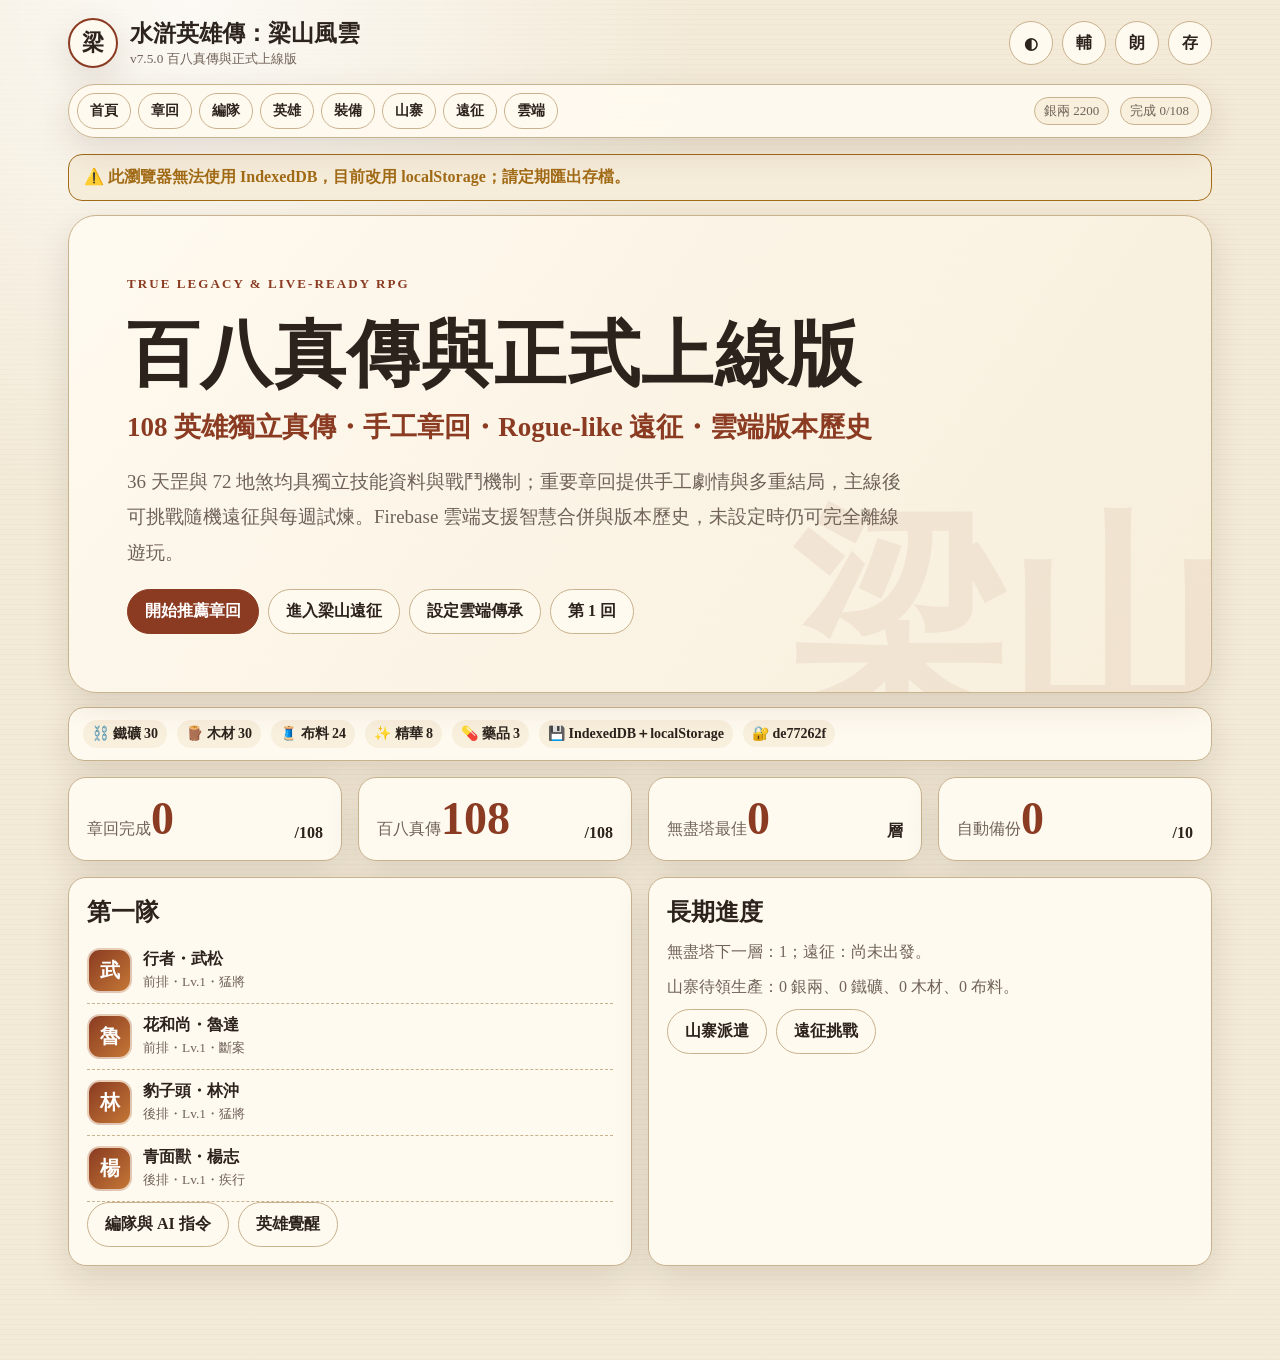
<file: Liangshan_v7.5.0_Standalone.html>
<!doctype html>
<html lang="zh-Hant-TW">
<head>
  <meta charset="utf-8">
  <meta name="viewport" content="width=device-width,initial-scale=1,viewport-fit=cover">
  <meta name="theme-color" content="#8a3b22">
  <meta name="description" content="《水滸英雄傳：梁山風雲 v7.5.0 百八真傳與正式上線版》108 回完整網頁 RPG。">
  <title>水滸英雄傳：梁山風雲 v7.5.0 百八真傳與正式上線版</title>
  <style>
:root{
  color-scheme:light;
  --bg:#f3ead7;
  --paper:#fffaf0;
  --paper-2:#f8efdc;
  --ink:#2c231d;
  --muted:#706258;
  --line:#c9b28e;
  --accent:#8a3b22;
  --accent-2:#c47736;
  --good:#287150;
  --warn:#a26b16;
  --danger:#a33832;
  --shadow:0 12px 34px rgba(63,42,24,.13);
  --radius:18px;
  --safe-bottom:max(18px,env(safe-area-inset-bottom));
  font-family:"Noto Serif TC","PingFang TC","Microsoft JhengHei",serif;
}
*{box-sizing:border-box}
html{min-height:100%;background:var(--bg)}
body{margin:0;min-height:100vh;color:var(--ink);background:
  radial-gradient(circle at 15% 0%,rgba(255,255,255,.75),transparent 30%),
  repeating-linear-gradient(0deg,rgba(80,55,32,.025),rgba(80,55,32,.025) 1px,transparent 1px,transparent 5px),var(--bg)}
body[data-theme="dark"]{
  color-scheme:dark;--bg:#111210;--paper:#1c1e1b;--paper-2:#252820;--ink:#f2ead9;--muted:#b9ae9c;--line:#4d5146;--accent:#d87852;--accent-2:#e4a85e;--good:#73c99e;--warn:#e0b45f;--danger:#ec837d;--shadow:0 14px 38px rgba(0,0,0,.35)
}
body[data-theme="paper"]{
  color-scheme:light;--bg:#fff;--paper:#fff;--paper-2:#f6f6f6;--ink:#000;--muted:#333;--line:#000;--accent:#000;--accent-2:#333;--good:#000;--warn:#000;--danger:#000;--shadow:none
}
button,input,select,textarea{font:inherit}
button,a{touch-action:manipulation}
a{color:inherit}
button:focus-visible,a:focus-visible,input:focus-visible,select:focus-visible,textarea:focus-visible{outline:3px solid color-mix(in srgb,var(--accent) 45%,transparent);outline-offset:2px}
#app{width:min(1180px,100%);margin:auto;padding:18px 18px calc(76px + var(--safe-bottom))}
.topbar{display:flex;align-items:center;justify-content:space-between;gap:12px;margin-bottom:16px}
.brand{display:flex;align-items:center;gap:12px;min-width:0}
.brand-mark{display:grid;place-items:center;width:50px;height:50px;border:2px solid var(--accent);border-radius:50%;font-weight:900;font-size:22px;background:var(--paper);box-shadow:var(--shadow)}
.brand-text{min-width:0}.brand-text b{display:block;font-size:clamp(17px,2.6vw,23px);white-space:nowrap;overflow:hidden;text-overflow:ellipsis}.brand-text small{color:var(--muted)}
.top-actions,.actions,.inline-actions{display:flex;align-items:center;gap:9px;flex-wrap:wrap}
.hero{position:relative;overflow:hidden;padding:clamp(24px,5vw,58px);border:1px solid var(--line);border-radius:28px;background:
  linear-gradient(125deg,color-mix(in srgb,var(--paper) 96%,transparent),color-mix(in srgb,var(--paper-2) 90%,transparent));box-shadow:var(--shadow)}
.hero:after{content:"梁山";position:absolute;right:-16px;bottom:-42px;font-size:clamp(90px,18vw,220px);font-weight:900;color:color-mix(in srgb,var(--accent) 7%,transparent);line-height:1;pointer-events:none}
.hero>*{position:relative;z-index:1}.eyebrow{font-weight:800;letter-spacing:.16em;color:var(--accent);font-size:13px;text-transform:uppercase}.hero h1{margin:.35em 0 .2em;font-size:clamp(34px,7vw,72px);line-height:1.08;letter-spacing:.02em}.hero h2{margin:0 0 14px;font-size:clamp(17px,3vw,27px);font-weight:650;color:var(--accent)}.hero p{max-width:780px;font-size:clamp(16px,2vw,19px);line-height:1.85;color:var(--muted)}
.grid{display:grid;gap:16px}.grid.two{grid-template-columns:repeat(2,minmax(0,1fr))}.grid.three{grid-template-columns:repeat(3,minmax(0,1fr))}.grid.four{grid-template-columns:repeat(4,minmax(0,1fr))}
.card{background:var(--paper);border:1px solid var(--line);border-radius:var(--radius);padding:18px;box-shadow:var(--shadow)}
.card h2,.card h3{margin:0 0 10px}.card p{line-height:1.72;margin:.5em 0;color:var(--muted)}.card.success{border-color:var(--good);background:color-mix(in srgb,var(--paper) 92%,var(--good) 8%)}.card.warning{border-color:var(--warn)}.card.current{border:2px solid var(--accent)}
.metric{display:flex;justify-content:space-between;align-items:end;gap:10px}.metric strong{font-size:clamp(29px,4vw,46px);line-height:1;color:var(--accent)}.metric span{color:var(--muted)}
.btn{appearance:none;border:1px solid var(--line);border-radius:999px;background:var(--paper);color:var(--ink);padding:11px 17px;font-weight:750;text-decoration:none;cursor:pointer;transition:.16s transform,.16s background,.16s border-color;display:inline-flex;align-items:center;justify-content:center;gap:7px;min-height:44px}.btn:hover{transform:translateY(-1px);border-color:var(--accent)}.btn:disabled{opacity:.42;cursor:not-allowed;transform:none}.btn.primary{background:var(--accent);border-color:var(--accent);color:#fff}.btn.good{background:var(--good);border-color:var(--good);color:#fff}.btn.warn{background:var(--warn);border-color:var(--warn);color:#fff}.btn.danger{background:var(--danger);border-color:var(--danger);color:#fff}.btn.icon{width:44px;padding:0}.btn.small{min-height:36px;padding:7px 12px;font-size:14px}
.tag{display:inline-flex;align-items:center;gap:5px;border:1px solid var(--line);border-radius:999px;padding:4px 9px;margin:2px 4px 2px 0;font-size:13px;background:var(--paper-2);color:var(--muted)}.tag.good{border-color:var(--good);color:var(--good)}.tag.warn{border-color:var(--warn);color:var(--warn)}.tag.accent{border-color:var(--accent);color:var(--accent)}
.nav{position:sticky;top:8px;z-index:20;display:flex;gap:7px;align-items:center;overflow:auto;padding:8px;margin:0 0 16px;border:1px solid var(--line);border-radius:999px;background:color-mix(in srgb,var(--paper) 92%,transparent);backdrop-filter:blur(10px);box-shadow:var(--shadow)}.nav .btn{white-space:nowrap}.nav-spacer{flex:1}
.progress{height:12px;border-radius:999px;background:var(--paper-2);border:1px solid var(--line);overflow:hidden}.progress>i{display:block;height:100%;background:linear-gradient(90deg,var(--accent),var(--accent-2));transition:width .25s}
.section-title{display:flex;align-items:end;justify-content:space-between;gap:12px;margin:28px 0 12px}.section-title h2{margin:0}.section-title p{margin:0;color:var(--muted)}
.chapter-toolbar{display:grid;grid-template-columns:minmax(180px,1fr) auto auto;gap:10px;margin:14px 0}.field{width:100%;border:1px solid var(--line);border-radius:13px;background:var(--paper);color:var(--ink);padding:11px 13px;min-height:44px}
.chapter-grid{display:grid;grid-template-columns:repeat(3,minmax(0,1fr));gap:13px}.chapter-card{position:relative;text-align:left;min-height:190px;cursor:pointer;transition:.16s transform,.16s border-color}.chapter-card:hover{transform:translateY(-2px);border-color:var(--accent)}.chapter-card .chapter-no{display:flex;justify-content:space-between;gap:8px;align-items:center;color:var(--accent);font-weight:900}.chapter-card .chapter-icon{font-size:34px}.chapter-card h3{font-size:18px;line-height:1.45;margin:10px 0 4px}.chapter-card p{font-size:14px}.chapter-card.completed:after{content:"✓";position:absolute;right:13px;bottom:10px;display:grid;place-items:center;width:28px;height:28px;border-radius:50%;background:var(--good);color:#fff;font-weight:900}.chapter-card.recommended{border:2px solid var(--accent)}
.portrait{display:flex;gap:14px;align-items:center}.avatar{display:grid;place-items:center;flex:0 0 auto;width:64px;height:64px;border-radius:19px;background:linear-gradient(135deg,var(--accent),var(--accent-2));color:#fff;font-size:28px;font-weight:900;border:2px solid color-mix(in srgb,var(--paper) 70%,transparent)}.portrait h3{margin:0}.portrait p{margin:3px 0}
.task-list{display:grid;gap:10px}.task{width:100%;display:grid;grid-template-columns:42px 1fr auto;gap:12px;align-items:center;text-align:left;border:1px solid var(--line);border-radius:15px;padding:13px;background:var(--paper);color:var(--ink);cursor:pointer}.task:hover:not(:disabled){border-color:var(--accent)}.task:disabled{opacity:.48;cursor:not-allowed}.task.done{border-color:var(--good);background:color-mix(in srgb,var(--paper) 92%,var(--good) 8%)}.task-icon{font-size:25px;text-align:center}.task b{display:block}.task small{display:block;margin-top:3px;color:var(--muted);line-height:1.5}.task-state{font-weight:900;color:var(--good)}
.status-grid{display:grid;grid-template-columns:1.15fr .85fr;gap:16px}.statline{display:grid;grid-template-columns:54px 1fr auto;gap:8px;align-items:center;margin:10px 0;font-size:14px}.bar{height:13px;border:1px solid var(--line);border-radius:999px;overflow:hidden;background:var(--paper-2)}.bar i{display:block;height:100%;background:var(--danger)}.bar.sp i{background:var(--accent-2)}
.battle-grid{display:grid;grid-template-columns:1fr 1fr;gap:16px}.fighter{background:var(--paper);border:1px solid var(--line);border-radius:22px;padding:20px;box-shadow:var(--shadow)}.fighter.enemy{border-color:color-mix(in srgb,var(--danger) 65%,var(--line))}.fighter-head{display:flex;justify-content:space-between;align-items:start;gap:12px}.battle-actions{display:grid;grid-template-columns:repeat(2,minmax(0,1fr));gap:9px;margin-top:17px}.battle-actions .btn{border-radius:13px}.battle-note{margin-top:13px;padding:10px;border-radius:12px;background:var(--paper-2);color:var(--muted);font-size:14px}.log{max-height:250px;overflow:auto}.log div{padding:9px 0;border-bottom:1px dashed var(--line);line-height:1.55}.log div:first-child{color:var(--accent);font-weight:700}
.grade-badge{display:inline-grid;place-items:center;width:112px;height:112px;border:4px solid var(--accent);border-radius:50%;float:right;margin:0 0 12px 20px;background:var(--paper);box-shadow:var(--shadow)}.grade-badge span{font-size:51px;line-height:.9;font-weight:950;color:var(--accent)}.grade-badge small{font-weight:800;color:var(--muted)}
.roster-grid{display:grid;grid-template-columns:repeat(4,minmax(0,1fr));gap:12px}.roster-card{padding:14px}.roster-card .avatar{width:50px;height:50px;border-radius:15px;font-size:22px}.roster-card h3{font-size:16px}.roster-card p{font-size:13px}
.achievement{display:flex;gap:12px;align-items:start;padding:12px 0;border-bottom:1px dashed var(--line)}.achievement:last-child{border:0}.achievement .medal{font-size:27px}.achievement.locked{opacity:.5}
.modal-backdrop{position:fixed;inset:0;z-index:100;display:grid;place-items:center;padding:18px;background:rgba(0,0,0,.55);backdrop-filter:blur(5px)}.modal{width:min(760px,100%);max-height:90vh;overflow:auto;background:var(--paper);border:1px solid var(--line);border-radius:24px;padding:22px;box-shadow:0 30px 90px rgba(0,0,0,.35)}.modal-head{display:flex;justify-content:space-between;gap:12px;align-items:start;margin-bottom:12px}.modal h2{margin:0}.modal textarea{width:100%;min-height:220px;resize:vertical;border:1px solid var(--line);border-radius:14px;padding:12px;background:var(--paper-2);color:var(--ink);font-family:ui-monospace,SFMono-Regular,Consolas,monospace;font-size:12px}
.toast{position:relative;z-index:200;width:min(430px,calc(100vw - 30px));margin:8px auto;padding:13px 16px;border-radius:14px;background:var(--ink);color:var(--paper);box-shadow:var(--shadow);animation:toast-in .22s ease}.toast.good{background:var(--good);color:#fff}.toast.warn{background:var(--warn);color:#fff}@keyframes toast-in{from{opacity:0;transform:translateY(10px)}to{opacity:1;transform:none}}#toastRoot{position:fixed;left:0;right:0;bottom:calc(12px + env(safe-area-inset-bottom));z-index:200;pointer-events:none}
.empty{text-align:center;padding:48px 20px;color:var(--muted)}.muted{color:var(--muted)}.code{font-family:ui-monospace,SFMono-Regular,Consolas,monospace;background:var(--paper-2);border:1px solid var(--line);border-radius:7px;padding:2px 5px;font-size:.9em}.noscript{margin:30px;padding:20px;border:2px solid #900}
@media(max-width:900px){.grid.three,.grid.four,.chapter-grid{grid-template-columns:repeat(2,minmax(0,1fr))}.roster-grid{grid-template-columns:repeat(3,minmax(0,1fr))}.status-grid{grid-template-columns:1fr}}
@media(max-width:650px){#app{padding:12px 12px calc(70px + var(--safe-bottom))}.topbar{align-items:flex-start}.brand-mark{width:43px;height:43px}.top-actions .label{display:none}.grid.two,.grid.three,.grid.four,.chapter-grid,.battle-grid{grid-template-columns:1fr}.roster-grid{grid-template-columns:repeat(2,minmax(0,1fr))}.chapter-toolbar{grid-template-columns:1fr 1fr}.chapter-toolbar input{grid-column:1/-1}.hero{padding:25px 20px}.hero h1{font-size:36px}.nav{top:4px;border-radius:16px}.battle-actions{grid-template-columns:1fr}.grade-badge{float:none;margin:0 0 14px}.chapter-card{min-height:0}.task{grid-template-columns:36px 1fr auto;padding:12px}.fighter{padding:16px}}
@media(max-width:380px){.roster-grid{grid-template-columns:1fr}.top-actions .btn:not(.icon){display:none}.hero h1{font-size:31px}}
@media(prefers-reduced-motion:reduce){*,*:before,*:after{scroll-behavior:auto!important;animation:none!important;transition:none!important}}
@media print{.topbar,.nav,.actions,.top-actions,.btn{display:none!important}body{background:#fff}#app{width:100%;padding:0}.card,.hero{box-shadow:none;break-inside:avoid}}

/* v7.1.0 百八英雄深度玩法版 */
.update-banner{position:fixed;left:50%;bottom:calc(18px + env(safe-area-inset-bottom));transform:translateX(-50%);z-index:180;width:min(720px,calc(100vw - 24px));display:flex;align-items:center;justify-content:space-between;gap:14px;padding:14px 16px;border:2px solid var(--accent);border-radius:18px;background:var(--paper);box-shadow:0 20px 60px rgba(0,0,0,.28)}
.update-banner b{display:block}.update-banner small{display:block;color:var(--muted);margin-top:3px}.update-banner .actions{flex-wrap:nowrap}
.flow-list{display:grid;gap:11px}.flow-step{display:grid;grid-template-columns:42px 1fr auto;gap:12px;align-items:center;padding:14px;border:1px solid var(--line);border-radius:16px;background:var(--paper);box-shadow:var(--shadow)}.flow-step.current{border:2px solid var(--accent);background:color-mix(in srgb,var(--paper) 92%,var(--accent) 8%)}.flow-step.done{border-color:var(--good);background:color-mix(in srgb,var(--paper) 92%,var(--good) 8%)}.flow-step.locked{opacity:.55}.flow-index{display:grid;place-items:center;width:38px;height:38px;border-radius:50%;background:var(--paper-2);border:1px solid var(--line);font-weight:900}.flow-step.current .flow-index{background:var(--accent);color:#fff}.flow-step.done .flow-index{background:var(--good);color:#fff}.flow-step h3{margin:0 0 4px}.flow-step p{margin:0;color:var(--muted);line-height:1.55}.flow-step .btn{min-width:96px}
.skill-panel{display:grid;grid-template-columns:1fr 1fr;gap:12px;margin-top:13px}.skill-card{border:1px solid var(--line);border-radius:14px;padding:13px;background:var(--paper-2)}.skill-card b{display:block;color:var(--accent);margin-bottom:4px}.skill-card small{line-height:1.55;color:var(--muted)}
.boss-mechanic{margin-top:12px;padding:12px;border:1px solid var(--danger);border-radius:14px;background:color-mix(in srgb,var(--paper) 92%,var(--danger) 8%)}.boss-mechanic b{color:var(--danger)}
.shop-grid{display:grid;grid-template-columns:repeat(3,minmax(0,1fr));gap:14px}.shop-card{display:flex;flex-direction:column}.shop-card .shop-icon{font-size:42px}.shop-card .shop-level{font-weight:900;color:var(--accent);font-size:20px}.shop-card .btn{margin-top:auto}.price{font-weight:900;color:var(--warn)}
.filter-summary{display:flex;align-items:center;gap:8px;flex-wrap:wrap;margin:0 0 12px}.recent-mark{position:absolute;left:13px;bottom:10px;font-size:12px;color:var(--accent);font-weight:800}.draft-mark{border-color:var(--warn)!important}.chapter-card.draft-mark:before{content:"進行中";position:absolute;right:12px;top:50px;background:var(--warn);color:#fff;border-radius:999px;padding:3px 8px;font-size:12px;font-weight:800}
.inventory-line{display:flex;gap:8px;flex-wrap:wrap;align-items:center}.level-pips{display:flex;gap:4px;margin:8px 0}.level-pips i{width:18px;height:7px;border-radius:999px;background:var(--line)}.level-pips i.on{background:var(--accent)}
.status-effect{display:inline-flex;padding:3px 8px;border:1px solid var(--warn);border-radius:999px;color:var(--warn);font-size:12px;margin:2px}.status-effect.good{border-color:var(--good);color:var(--good)}
@media(max-width:900px){.shop-grid{grid-template-columns:repeat(2,minmax(0,1fr))}}
@media(max-width:650px){.chapter-toolbar{grid-template-columns:1fr 1fr}.chapter-toolbar input{grid-column:1/-1}.shop-grid,.skill-panel{grid-template-columns:1fr}.flow-step{grid-template-columns:36px 1fr}.flow-step>.btn{grid-column:1/-1;width:100%}.update-banner{align-items:flex-start;flex-direction:column}.update-banner .actions{width:100%;flex-wrap:wrap}.update-banner .btn{flex:1}}

/* v7.2.0 梁山聚義養成版 */
.hero.compact{padding:32px}.hero.compact h1{font-size:clamp(32px,6vw,58px)}
.materials-bar{display:flex;gap:10px;flex-wrap:wrap;align-items:center;margin:14px 0;padding:12px 14px;border:1px solid var(--line);border-radius:16px;background:var(--paper);box-shadow:var(--shadow)}
.materials-bar span{display:inline-flex;align-items:center;gap:5px;padding:5px 9px;border-radius:999px;background:var(--paper-2);font-weight:750;font-size:14px}
.team-mini{display:flex;gap:11px;align-items:center;padding:10px 0;border-bottom:1px dashed var(--line)}.team-mini:last-of-type{border-bottom:0}.team-mini .avatar{width:45px;height:45px;border-radius:13px;font-size:20px}.team-mini b,.team-mini small{display:block}.team-mini small{color:var(--muted);margin-top:3px}
.formation-preview{display:grid;grid-template-columns:1fr 1fr;gap:10px;margin-bottom:12px}.formation-card{display:flex;gap:10px;align-items:center;border:1px solid var(--line);border-radius:14px;padding:10px;background:var(--paper-2)}.formation-card .avatar{width:48px;height:48px;border-radius:14px;font-size:21px}.formation-card b,.formation-card small{display:block}.formation-card small{color:var(--muted);margin-top:3px}.bond-banner{margin-top:12px;padding:11px 13px;border:1px solid var(--good);border-radius:13px;background:color-mix(in srgb,var(--paper) 90%,var(--good) 10%);color:var(--good)}
.difficulty-row{display:flex;align-items:center;gap:7px;flex-wrap:wrap;margin-top:12px}
.formation-board{margin-top:16px}.formation-row{display:grid;grid-template-columns:80px 1fr 1fr;gap:12px;align-items:stretch;margin:12px 0}.formation-row>b{display:grid;place-items:center;border:1px solid var(--line);border-radius:14px;background:var(--paper-2)}.formation-slot{display:flex;gap:12px;align-items:center;border:1px solid var(--line);border-radius:16px;padding:13px;background:var(--paper)}.formation-slot .avatar{width:50px;height:50px;border-radius:15px;font-size:22px}.formation-slot>div{min-width:0;flex:1}.formation-slot b,.formation-slot small{display:block}.formation-slot small{color:var(--muted);margin-top:5px}.formation-slot select{margin-top:6px}
.hero-growth-grid{display:grid;grid-template-columns:repeat(3,minmax(0,1fr));gap:14px}.growth-card{display:flex;flex-direction:column}.growth-card>.btn{margin-top:auto;align-self:flex-start}.passive-box{padding:11px;border:1px solid var(--accent);border-radius:13px;background:color-mix(in srgb,var(--paper) 93%,var(--accent) 7%);margin:10px 0}.passive-box b,.passive-box small{display:block}.passive-box small{margin-top:4px;color:var(--muted);line-height:1.5}.skill-tree{display:grid;grid-template-columns:repeat(3,minmax(0,1fr));gap:7px;margin:10px 0}.tree-node{border:1px solid var(--line);border-radius:12px;background:var(--paper-2);color:var(--ink);padding:9px 7px;font-weight:800;cursor:pointer}.tree-node small{display:block;color:var(--muted);font-weight:500;margin-top:4px}.tree-node:disabled{opacity:.5;cursor:not-allowed}.equipment-line{display:grid;gap:4px;padding:9px 0;font-size:14px;color:var(--muted)}.hero-search{width:min(330px,100%)}
.equipment-grid{display:grid;grid-template-columns:repeat(2,minmax(0,1fr));gap:12px}.equipment-card{display:grid;grid-template-columns:54px 1fr auto;gap:12px;align-items:center;border:1px solid var(--line);border-radius:16px;padding:14px;background:var(--paper-2)}.equipment-card.good{border-color:var(--good)}.equipment-card.accent{border-color:var(--accent);box-shadow:inset 0 0 0 1px var(--accent)}.equipment-icon{font-size:36px}.equipment-card h3{margin:5px 0}.equipment-card p{margin:3px 0;color:var(--muted);line-height:1.5}.equipment-actions{display:flex;gap:7px;flex-direction:column}.narrow{width:auto;min-width:150px}.shop-icon{font-size:40px}
.base-grid{display:grid;grid-template-columns:repeat(3,minmax(0,1fr));gap:14px}.building-card{display:flex;flex-direction:column}.building-icon{font-size:46px}.building-card>.btn{margin-top:auto;border-radius:14px;white-space:normal}.building-card small{display:block;color:var(--muted);line-height:1.55;margin-bottom:12px}
.battle-toolbar{display:flex;justify-content:space-between;align-items:center;gap:12px;margin-bottom:14px;padding:13px 15px;border:1px solid var(--line);border-radius:16px;background:var(--paper);box-shadow:var(--shadow)}.battle-toolbar b,.battle-toolbar small{display:block}.battle-toolbar small{color:var(--muted);margin-top:3px}.combat-board{display:grid;grid-template-columns:1fr 1fr;gap:16px}.combat-board h2{margin:0 0 10px}.combat-team{display:grid;gap:10px}.unit-card{width:100%;text-align:left;border:1px solid var(--line);border-radius:16px;padding:13px;background:var(--paper);color:var(--ink);box-shadow:var(--shadow)}button.unit-card{cursor:pointer}.unit-card.active{border:2px solid var(--good);background:color-mix(in srgb,var(--paper) 92%,var(--good) 8%)}.unit-card.targeted{border:2px solid var(--danger);background:color-mix(in srgb,var(--paper) 92%,var(--danger) 8%)}.unit-card.fallen{opacity:.42;filter:grayscale(1)}.unit-head{display:flex;gap:10px;align-items:center;margin-bottom:7px}.unit-head b,.unit-head small{display:block}.unit-head small{color:var(--muted);margin-top:2px}.small-avatar{width:42px;height:42px;border-radius:12px;font-size:19px}.mechanic-note{display:block;margin-top:8px;color:var(--danger);line-height:1.45}.active-panel{margin-top:16px}.active-panel .battle-actions{grid-template-columns:repeat(3,minmax(0,1fr))}
@media(max-width:950px){.hero-growth-grid,.base-grid{grid-template-columns:repeat(2,minmax(0,1fr))}.equipment-grid{grid-template-columns:1fr}.active-panel .battle-actions{grid-template-columns:repeat(2,minmax(0,1fr))}}
@media(max-width:700px){.formation-preview,.combat-board,.hero-growth-grid,.base-grid{grid-template-columns:1fr}.formation-row{grid-template-columns:1fr}.formation-row>b{padding:9px}.equipment-card{grid-template-columns:45px 1fr}.equipment-actions{grid-column:1/-1;flex-direction:row}.battle-toolbar{align-items:flex-start;flex-direction:column}.battle-toolbar .actions{width:100%}.active-panel .battle-actions{grid-template-columns:1fr}.skill-tree{grid-template-columns:1fr}.materials-bar{gap:6px}.materials-bar span{font-size:12px}.formation-slot{align-items:flex-start}}

/* v7.3.0 梁山英雄覺醒與戰略回合版 */
.warning-banner{margin:0 0 14px;padding:12px 15px;border:1px solid var(--warn);border-radius:14px;background:color-mix(in srgb,var(--paper) 90%,var(--warn) 10%);color:var(--warn);font-weight:750}
.story-choice{padding:16px;border:1px solid var(--accent);border-radius:18px;background:color-mix(in srgb,var(--paper) 94%,var(--accent) 6%)}
.choice-grid{display:grid;grid-template-columns:repeat(2,minmax(0,1fr));gap:12px;margin-top:12px}.choice-card{appearance:none;text-align:left;border:1px solid var(--line);border-radius:16px;padding:15px;background:var(--paper);color:var(--ink);cursor:pointer}.choice-card:hover{border-color:var(--accent);transform:translateY(-1px)}.choice-card b,.choice-card small{display:block}.choice-card small{margin-top:6px;line-height:1.55;color:var(--muted)}.choice-card.selected{border:2px solid var(--accent);background:color-mix(in srgb,var(--paper) 90%,var(--accent) 10%)}.choice-summary{padding:12px 14px;border-left:4px solid var(--accent);border-radius:10px;background:var(--paper-2)}
.intel-panel{display:grid;grid-template-columns:auto 1fr;gap:14px;align-items:start;padding:14px;border:1px solid var(--warn);border-radius:16px;background:color-mix(in srgb,var(--paper) 94%,var(--warn) 6%)}.intel-panel .intel-icon{font-size:34px}.intel-panel h3{margin:0 0 5px}.intel-tags{display:flex;gap:6px;flex-wrap:wrap;margin-top:9px}
.initiative-strip{display:flex;gap:7px;overflow-x:auto;padding:10px;margin-bottom:14px;border:1px solid var(--line);border-radius:15px;background:var(--paper);scrollbar-width:thin}.initiative-token{flex:0 0 auto;padding:6px 10px;border:1px solid var(--line);border-radius:999px;background:var(--paper-2);font-size:13px;white-space:nowrap}.initiative-token.current{border:2px solid var(--accent);font-weight:900;background:color-mix(in srgb,var(--paper) 86%,var(--accent) 14%)}.initiative-token.ally{color:var(--good)}.initiative-token.enemy{color:var(--danger)}.initiative-token.fallen{opacity:.4;text-decoration:line-through}
.boss-phase-alert{margin:0 0 12px;padding:12px 14px;border:2px solid var(--danger);border-radius:15px;background:color-mix(in srgb,var(--paper) 88%,var(--danger) 12%);color:var(--danger);font-weight:900;animation:phasePulse .45s ease-out}@keyframes phasePulse{from{transform:scale(.98);opacity:.45}to{transform:scale(1);opacity:1}}
.formation-tabs{display:flex;gap:8px;flex-wrap:wrap;margin:0 0 12px}.branch-row{display:grid;grid-template-columns:74px 1fr 1fr;gap:8px;align-items:stretch;margin:9px 0}.branch-row>b{display:grid;place-items:center;border:1px solid var(--line);border-radius:12px;background:var(--paper-2);font-size:14px;text-align:center}.tree-node.selected{border:2px solid var(--accent);background:color-mix(in srgb,var(--paper) 90%,var(--accent) 10%)}
.awakening-box{margin:8px 0;padding:11px;border:1px dashed var(--line);border-radius:13px;background:var(--paper-2)}.awakening-box b,.awakening-box small{display:block}.awakening-box small{margin-top:4px;color:var(--muted);line-height:1.5}.awakening-box.awakened{border:2px solid var(--accent);background:linear-gradient(135deg,color-mix(in srgb,var(--paper) 86%,var(--accent) 14%),var(--paper));box-shadow:inset 0 0 24px color-mix(in srgb,var(--accent) 11%,transparent)}
.equipment-picker{display:grid;gap:9px;max-height:min(62vh,620px);overflow:auto;padding-right:3px}.pick-item{appearance:none;width:100%;display:grid;grid-template-columns:1fr auto;gap:5px 12px;text-align:left;border:1px solid var(--line);border-radius:14px;padding:12px;background:var(--paper);color:var(--ink);cursor:pointer}.pick-item:hover,.pick-item.selected{border-color:var(--accent);background:color-mix(in srgb,var(--paper) 92%,var(--accent) 8%)}.pick-item b{grid-column:1/-1}.pick-item small{color:var(--muted)}.pick-item em{font-style:normal;color:var(--warn);font-size:13px}.set-guide{display:flex;gap:7px;flex-wrap:wrap;margin:10px 0 14px}
.backup-list{display:grid;gap:8px;max-height:260px;overflow:auto}.backup-row{appearance:none;display:flex;align-items:center;justify-content:space-between;gap:12px;width:100%;text-align:left;border:1px solid var(--line);border-radius:12px;padding:11px 13px;background:var(--paper);color:var(--ink);cursor:pointer}.backup-row:hover{border-color:var(--accent)}.backup-row b,.backup-row small{display:block}.backup-row small{color:var(--muted)}
.page-head{display:flex;align-items:end;justify-content:space-between;gap:16px;margin:18px 0}.page-head h1{margin:.2em 0}.page-head p{margin:0;color:var(--muted);line-height:1.65}.muted{color:var(--muted)}
.ending{text-align:center;padding:clamp(26px,6vw,62px);border:1px solid var(--line);border-radius:24px;background:var(--paper);box-shadow:var(--shadow)}.grade.huge{display:grid;place-items:center;width:120px;height:120px;margin:10px auto;border:5px solid var(--accent);border-radius:50%;font-size:64px;font-weight:950;color:var(--accent)}.achievement-grid{display:grid;grid-template-columns:repeat(2,minmax(0,1fr));gap:10px;text-align:left;margin:20px auto;max-width:760px}
@media(max-width:760px){.choice-grid,.achievement-grid{grid-template-columns:1fr}.branch-row{grid-template-columns:1fr}.branch-row>b{padding:8px}.page-head{align-items:stretch;flex-direction:column}.intel-panel{grid-template-columns:1fr}.pick-item{grid-template-columns:1fr}.backup-row{align-items:flex-start;flex-direction:column}.initiative-token{font-size:12px}.boss-phase-alert{font-size:14px}}

/* v7.5.0 梁山遠征與雲端傳承版 */
body{font-size:calc(16px * var(--user-font-scale,1))}
.skip-link{position:fixed;left:12px;top:-80px;z-index:999;padding:10px 14px;border-radius:10px;background:var(--ink);color:var(--paper);font-weight:800}.skip-link:focus{top:10px}
body.high-contrast{--bg:#000;--paper:#000;--paper-2:#111;--ink:#fff;--muted:#fff;--line:#fff;--accent:#ffdf00;--accent-2:#00e5ff;--good:#57ff9a;--warn:#ffd45c;--danger:#ff7777;--shadow:none}
body.high-contrast .btn.primary,body.high-contrast .btn.good,body.high-contrast .btn.danger{color:#000}
body.reduce-motion *,body.reduce-motion *::before,body.reduce-motion *::after{animation-duration:.001ms!important;animation-iteration-count:1!important;transition-duration:.001ms!important;scroll-behavior:auto!important}
body.hide-keyboard-hints kbd{display:none}
kbd{display:inline-grid;place-items:center;min-width:21px;padding:1px 5px;border:1px solid var(--line);border-bottom-width:2px;border-radius:5px;background:var(--paper-2);font-size:.75em;color:var(--muted)}
.btn.tiny{min-height:32px;padding:5px 9px;font-size:12px}
.check-row{display:flex;gap:9px;align-items:center;padding:9px 0}.check-row input{width:20px;height:20px}
.craft-grid{display:grid;grid-template-columns:repeat(6,minmax(0,1fr));gap:8px;margin:14px 0}.craft-btn{flex-direction:column;border-radius:14px;white-space:normal}.craft-btn small{font-weight:500;color:var(--muted)}
.six-slot-grid{display:grid;grid-template-columns:repeat(2,minmax(0,1fr));gap:7px;margin:10px 0}.equip-slot{display:grid;grid-template-columns:52px 1fr auto;align-items:center;gap:6px;padding:8px;border:1px solid var(--line);border-radius:12px;background:var(--paper-2)}.equip-slot span{font-size:12px;color:var(--muted)}.equip-slot b{font-size:13px;overflow:hidden;text-overflow:ellipsis;white-space:nowrap}
.equipment-card.locked{box-shadow:inset 0 0 0 2px var(--warn)}
.production-card{margin-bottom:16px}.dispatch-grid,.route-grid{display:grid;grid-template-columns:repeat(3,minmax(0,1fr));gap:12px}.dispatch-card,.route-card{border:1px solid var(--line);border-radius:14px;padding:14px;background:var(--paper-2)}.route-card{display:flex;flex-direction:column}.route-card .btn{margin-top:auto}.route-icon{font-size:36px}.dispatch-form{display:grid;grid-template-columns:1fr 1fr auto;gap:10px;align-items:end;margin-top:14px;padding-top:14px;border-top:1px dashed var(--line)}
.endgame-card{display:flex;flex-direction:column}.endgame-card .btn{margin-top:auto}.compare-grid{display:grid;grid-template-columns:1fr 1fr;gap:12px}.compare-grid section{padding:12px;border:1px solid var(--line);border-radius:13px;background:var(--paper-2)}
.branch-ending{max-width:780px;margin:16px auto;text-align:left;border:2px solid var(--accent)}
.modal{max-height:90vh;overflow:auto}.modal label{display:block;margin:10px 0}.modal label.check-row{display:flex}
.status-effect{display:inline-block;margin:2px;padding:3px 7px;border-radius:999px;border:1px solid var(--danger);font-size:12px;color:var(--danger)}.status-effect.good{border-color:var(--good);color:var(--good)}
@media(max-width:1050px){.craft-grid{grid-template-columns:repeat(3,minmax(0,1fr))}.route-grid,.dispatch-grid{grid-template-columns:repeat(2,minmax(0,1fr))}}
@media(max-width:700px){.craft-grid,.route-grid,.dispatch-grid,.six-slot-grid,.compare-grid{grid-template-columns:1fr}.dispatch-form{grid-template-columns:1fr}.equip-slot{grid-template-columns:48px 1fr auto}.grid.three,.grid.four{grid-template-columns:1fr}.top-actions{gap:5px}.nav{border-radius:14px}.chapter-toolbar{grid-template-columns:1fr}.chapter-grid{grid-template-columns:1fr}}

</style>
</head>
<body data-theme="ink">
  <div id="app"></div>
  <div id="srStatus" class="sr-only" aria-live="polite" aria-atomic="true"></div>
  <div id="updateRoot" aria-live="polite"></div>
  <div id="modalRoot"></div>
  <div id="toastRoot" aria-live="assertive"></div>
  <noscript><div class="noscript">本遊戲需要啟用 JavaScript 才能遊玩。</div></noscript>
<script>
/* 水滸英雄傳：梁山風雲 v7.5.0 完整章回資料 */
(() => {
  'use strict';
  const chapters = [{"number":1,"name":"武松","nickname":"行者","title":"景陽岡打虎・武松初聚義","focus":"山道旅人與猛獸危機","icon":"🐅","kind":"story","companion":"魯達","companionNickname":"花和尚","era":"經典篇"},{"number":2,"name":"魯達","nickname":"花和尚","title":"魯提轄拳打鎮關西","focus":"市井欺壓與弱者救援","icon":"🥊","kind":"justice","companion":"林沖","companionNickname":"豹子頭","era":"經典篇"},{"number":3,"name":"林沖","nickname":"豹子頭","title":"林教頭風雪山神廟","focus":"權勢陷害與驛路追殺","icon":"❄️","kind":"story","companion":"楊志","companionNickname":"青面獸","era":"經典篇"},{"number":4,"name":"楊志","nickname":"青面獸","title":"吳用智取生辰綱","focus":"官運押送與暑路風險","icon":"🎁","kind":"transport","companion":"宋江","companionNickname":"呼保義","era":"經典篇"},{"number":5,"name":"宋江","nickname":"呼保義","title":"宋江私放晁蓋","focus":"案牘追查與義法抉擇","icon":"📜","kind":"justice","companion":"李逵","companionNickname":"黑旋風","era":"經典篇"},{"number":6,"name":"李逵","nickname":"黑旋風","title":"江州劫法場・白龍廟聚義","focus":"牢城冤案與法場救援","icon":"🪓","kind":"justice","companion":"扈三娘","companionNickname":"一丈青","era":"經典篇"},{"number":7,"name":"扈三娘","nickname":"一丈青","title":"三打祝家莊","focus":"莊寨迷路與民戶保全","icon":"🏯","kind":"military","companion":"呼延灼","companionNickname":"雙鞭","era":"經典篇"},{"number":8,"name":"呼延灼","nickname":"雙鞭","title":"鉤鐮槍大破連環馬","focus":"連環騎陣與戰馬安置","icon":"🐎","kind":"military","companion":"盧俊義","companionNickname":"玉麒麟","era":"經典篇"},{"number":9,"name":"盧俊義","nickname":"玉麒麟","title":"曾頭市破・玉麒麟入山","focus":"莊園陷害與寨戰善後","icon":"🦄","kind":"story","companion":"公孫勝","companionNickname":"入雲龍","era":"經典篇"},{"number":10,"name":"公孫勝","nickname":"入雲龍","title":"菊花會論路・入雲龍歸山","focus":"招安分歧與山寨議決","icon":"☁️","kind":"justice","companion":"張清","companionNickname":"沒羽箭","era":"經典篇"},{"number":11,"name":"張清","nickname":"沒羽箭","title":"童貫兵退・高俅艦破","focus":"水陸聯戰與落水救援","icon":"🪨","kind":"military","companion":"花榮","companionNickname":"小李廣","era":"經典篇"},{"number":12,"name":"花榮","nickname":"小李廣","title":"三約受詔・雁門鎖關","focus":"受詔條件與邊關守備","icon":"🏹","kind":"military","companion":"瓊英","companionNickname":"瓊矢鏃","era":"經典篇"},{"number":13,"name":"瓊英","nickname":"瓊矢鏃","title":"瓊英飛石破幻霧","focus":"幻霧徵糧與村寨避戰","icon":"💎","kind":"story","companion":"燕青","companionNickname":"浪子","era":"經典篇"},{"number":14,"name":"燕青","nickname":"浪子","title":"燕青易服探宛州","focus":"潛行偵查與民船撤離","icon":"🎭","kind":"stealth","companion":"張順","companionNickname":"浪裡白條","era":"經典篇"},{"number":15,"name":"張順","nickname":"浪裡白條","title":"張順測潮入湧金門","focus":"潮汐夜襲與水門救援","icon":"🌊","kind":"water","companion":"戴宗","companionNickname":"神行太保","era":"經典篇"},{"number":16,"name":"戴宗","nickname":"神行太保","title":"戴宗神行接急援","focus":"傷兵轉送與軍民班師","icon":"💨","kind":"health","companion":"朱武","companionNickname":"神機軍師","era":"經典篇"},{"number":17,"name":"朱武","nickname":"神機軍師","title":"朱武四門護功冊","focus":"功冊核驗與撫卹公開","icon":"🧭","kind":"civic","companion":"蕭讓","companionNickname":"聖手書生","era":"經典篇"},{"number":18,"name":"蕭讓","nickname":"聖手書生","title":"蕭讓鐵筆驗田契","focus":"田契查驗與安業分籍","icon":"✒️","kind":"civic","companion":"裴宣","companionNickname":"鐵面孔目","era":"經典篇"},{"number":19,"name":"裴宣","nickname":"鐵面孔目","title":"裴宣鐵面開公議","focus":"公開審理與止私刑","icon":"⚖️","kind":"justice","companion":"樂和","companionNickname":"鐵叫子","era":"經典篇"},{"number":20,"name":"樂和","nickname":"鐵叫子","title":"樂和傳聲破偽榜","focus":"公告核真與證人保護","icon":"📣","kind":"civic","companion":"金大堅","companionNickname":"玉臂匠","era":"經典篇"},{"number":21,"name":"金大堅","nickname":"玉臂匠","title":"金大堅玉臂驗通憑","focus":"印信防偽與跨處通驗","icon":"🪪","kind":"civic","companion":"孟康","companionNickname":"玉幡竿","era":"經典篇"},{"number":22,"name":"孟康","nickname":"玉幡竿","title":"孟康玉幡定舟載","focus":"船籍載重與公共航運","icon":"⛵","kind":"water","companion":"侯健","companionNickname":"通臂猿","era":"經典篇"},{"number":23,"name":"侯健","nickname":"通臂猿","title":"侯健通臂織百工","focus":"工服護具與作業安全","icon":"🧵","kind":"trade","companion":"湯隆","companionNickname":"金錢豹子","era":"經典篇"},{"number":24,"name":"湯隆","nickname":"金錢豹子","title":"湯隆金錢鍛百器","focus":"器具量規與召回制度","icon":"🔨","kind":"trade","companion":"凌振","companionNickname":"轟天雷","era":"經典篇"},{"number":25,"name":"凌振","nickname":"轟天雷","title":"凌振轟天鳴聯防","focus":"警號辨識與災害疏散","icon":"💥","kind":"military","companion":"皇甫端","companionNickname":"紫髯伯","era":"經典篇"},{"number":26,"name":"皇甫端","nickname":"紫髯伯","title":"皇甫端紫髯辨疫","focus":"人畜檢疫與隔離補償","icon":"🐴","kind":"health","companion":"曹正","companionNickname":"操刀鬼","era":"經典篇"},{"number":27,"name":"曹正","nickname":"操刀鬼","title":"曹正操刀驗百膳","focus":"食材溯源與留樣召回","icon":"🍲","kind":"health","companion":"孫二娘","companionNickname":"母夜叉","era":"經典篇"},{"number":28,"name":"孫二娘","nickname":"母夜叉","title":"孫二娘護驛安百宿","focus":"旅宿登記與夜間求援","icon":"🏮","kind":"transport","companion":"張青","companionNickname":"菜園子","era":"經典篇"},{"number":29,"name":"張青","nickname":"菜園子","title":"張青菜園封百包","focus":"寄件封籤與遺失理賠","icon":"📦","kind":"transport","companion":"顧大嫂","companionNickname":"母大蟲","era":"經典篇"},{"number":30,"name":"顧大嫂","nickname":"母大蟲","title":"顧大嫂驗貨保百市","focus":"商品真樣與退換賠付","icon":"🛒","kind":"trade","companion":"孫新","companionNickname":"小尉遲","era":"經典篇"},{"number":31,"name":"孫新","nickname":"小尉遲","title":"孫新巡倉安百糧","focus":"糧倉驗收與輪儲救濟","icon":"🌾","kind":"trade","companion":"解珍","companionNickname":"兩頭蛇","era":"經典篇"},{"number":32,"name":"解珍","nickname":"兩頭蛇","title":"解珍辨跡護百林","focus":"禁獵清陷與山林防火","icon":"🌲","kind":"wild","companion":"解寶","companionNickname":"雙尾蠍","era":"經典篇"},{"number":33,"name":"解寶","nickname":"雙尾蠍","title":"解寶辨藥安百採","focus":"藥材辨種與留根乾燥","icon":"🌿","kind":"health","companion":"鄒淵","companionNickname":"出林龍","era":"經典篇"},{"number":34,"name":"鄒淵","nickname":"出林龍","title":"鄒淵驗泉安百水","focus":"泉井界源與飲水煮沸","icon":"💧","kind":"health","companion":"鄒潤","companionNickname":"獨角龍","era":"經典篇"},{"number":35,"name":"鄒潤","nickname":"獨角龍","title":"獨角龍疏渠・百田安灌","focus":"農渠分水與旱澇調度","icon":"🚜","kind":"civic","companion":"陶宗旺","companionNickname":"九尾龜","era":"制度續篇"},{"number":36,"name":"陶宗旺","nickname":"九尾龜","title":"九尾龜築路・百道安行","focus":"道路築養與坑洞通報","icon":"🛣️","kind":"transport","companion":"杜遷","companionNickname":"摸著天","era":"制度續篇"},{"number":37,"name":"杜遷","nickname":"摸著天","title":"摸著天量屋・百居安住","focus":"房屋丈量與居住安全","icon":"🏠","kind":"civic","companion":"宋萬","companionNickname":"雲裡金剛","era":"制度續篇"},{"number":38,"name":"宋萬","nickname":"雲裡金剛","title":"雲裡金剛巡坊・百鄰安守","focus":"鄰里巡守與弱戶關懷","icon":"🏘️","kind":"civic","companion":"朱貴","companionNickname":"旱地忽律","era":"制度續篇"},{"number":39,"name":"朱貴","nickname":"旱地忽律","title":"旱地忽律辨訊・百信安傳","focus":"消息核實與謠言止散","icon":"📨","kind":"civic","companion":"朱富","companionNickname":"笑面虎","era":"制度續篇"},{"number":40,"name":"朱富","nickname":"笑面虎","title":"笑面虎聽訴・百訴安解","focus":"申訴受理與調解追蹤","icon":"🗣️","kind":"justice","companion":"李雲","companionNickname":"青眼虎","era":"制度續篇"},{"number":41,"name":"李雲","nickname":"青眼虎","title":"青眼虎勘案・百案安查","focus":"現場勘驗與證物保全","icon":"🔍","kind":"justice","companion":"杜興","companionNickname":"鬼臉兒","era":"制度續篇"},{"number":42,"name":"杜興","nickname":"鬼臉兒","title":"鬼臉兒核契・百契安信","focus":"契約明示與違約救濟","icon":"🤝","kind":"justice","companion":"李應","companionNickname":"撲天雕","era":"制度續篇"},{"number":43,"name":"李應","nickname":"撲天雕","title":"撲天雕清產・百產安籍","focus":"財產清冊與權屬登記","icon":"🗂️","kind":"civic","companion":"朱仝","companionNickname":"美髯公","era":"制度續篇"},{"number":44,"name":"朱仝","nickname":"美髯公","title":"美髯公核戶・百戶安名","focus":"戶籍核名與身分補登","icon":"👨‍👩‍👧","kind":"civic","companion":"雷橫","companionNickname":"插翅虎","era":"制度續篇"},{"number":45,"name":"雷橫","nickname":"插翅虎","title":"插翅虎核役・百役安任","focus":"差役派任與工時保障","icon":"🪽","kind":"civic","companion":"穆春","companionNickname":"小遮攔","era":"制度續篇"},{"number":46,"name":"穆春","nickname":"小遮攔","title":"小遮攔核賦・百賦安徵","focus":"賦稅計算與弱戶減免","icon":"🧾","kind":"civic","companion":"穆弘","companionNickname":"沒遮攔","era":"制度續篇"},{"number":47,"name":"穆弘","nickname":"沒遮攔","title":"沒遮攔核債・百債安償","focus":"債務清冊與公平清償","icon":"💰","kind":"justice","companion":"薛永","companionNickname":"病大蟲","era":"制度續篇"},{"number":48,"name":"薛永","nickname":"病大蟲","title":"病大蟲核藝・百藝安演","focus":"街頭技藝與演出安全","icon":"🎪","kind":"trade","companion":"施恩","companionNickname":"金眼彪","era":"制度續篇"},{"number":49,"name":"施恩","nickname":"金眼彪","title":"金眼彪巡肆・百肆安營","focus":"店面租用與營業秩序","icon":"🏪","kind":"trade","companion":"李立","companionNickname":"催命判官","era":"制度續篇"},{"number":50,"name":"李立","nickname":"催命判官","title":"催命判官察店・百旅安宿","focus":"沿江客棧與旅商安全","icon":"🛏️","kind":"transport","companion":"李俊","companionNickname":"混江龍","era":"制度續篇"},{"number":51,"name":"李俊","nickname":"混江龍","title":"混江龍巡渡・百渡安航","focus":"渡船票價與風浪停航","icon":"🚤","kind":"water","companion":"童威","companionNickname":"出洞蛟","era":"制度續篇"},{"number":52,"name":"童威","nickname":"出洞蛟","title":"出洞蛟潛救・百溺安援","focus":"潛水救援與落水者定位","icon":"🤿","kind":"water","companion":"童猛","companionNickname":"翻江蜃","era":"百業聚義篇"},{"number":53,"name":"童猛","nickname":"翻江蜃","title":"翻江蜃撈沉・百舟安復","focus":"沉船打撈與航道復原","icon":"⚓","kind":"water","companion":"阮小二","companionNickname":"立地太歲","era":"百業聚義篇"},{"number":54,"name":"阮小二","nickname":"立地太歲","title":"立地太歲護漁・百漁安生","focus":"漁區界線與禁漁復育","icon":"🐟","kind":"water","companion":"張橫","companionNickname":"船火兒","era":"百業聚義篇"},{"number":55,"name":"張橫","nickname":"船火兒","title":"船火兒定港・百港安泊","focus":"碼頭泊位與夜航燈號","icon":"🛶","kind":"water","companion":"阮小五","companionNickname":"短命二郎","era":"百業聚義篇"},{"number":56,"name":"阮小五","nickname":"短命二郎","title":"短命二郎清汊・百汊安流","focus":"支流水道與淤積清理","icon":"🏞️","kind":"water","companion":"阮小七","companionNickname":"活閻羅","era":"百業聚義篇"},{"number":57,"name":"阮小七","nickname":"活閻羅","title":"活閻羅巡湖・百湖安治","focus":"湖區巡查與水域共治","icon":"🫧","kind":"water","companion":"楊雄","companionNickname":"病關索","era":"百業聚義篇"},{"number":58,"name":"楊雄","nickname":"病關索","title":"病關索巡獄・百囚安審","focus":"羈押登記與冤案覆核","icon":"⛓️","kind":"justice","companion":"石秀","companionNickname":"拼命三郎","era":"百業聚義篇"},{"number":59,"name":"石秀","nickname":"拼命三郎","title":"拼命三郎護證・百證安存","focus":"證人保護與證詞留存","icon":"🛡️","kind":"justice","companion":"柴進","companionNickname":"小旋風","era":"百業聚義篇"},{"number":60,"name":"柴進","nickname":"小旋風","title":"小旋風濟困・百困安助","focus":"急難救助與資源轉介","icon":"🌪️","kind":"civic","companion":"關勝","companionNickname":"大刀","era":"百業聚義篇"},{"number":61,"name":"關勝","nickname":"大刀","title":"大刀定軍・百軍安陣","focus":"軍令分層與撤退秩序","icon":"🗡️","kind":"military","companion":"秦明","companionNickname":"霹靂火","era":"百業聚義篇"},{"number":62,"name":"秦明","nickname":"霹靂火","title":"霹靂火控險・百火安防","focus":"火攻管制與營火安全","icon":"🔥","kind":"military","companion":"董平","companionNickname":"雙槍將","era":"百業聚義篇"},{"number":63,"name":"董平","nickname":"雙槍將","title":"雙槍將巡騎・百騎安馭","focus":"騎隊訓練與馬匹照護","icon":"⚔️","kind":"military","companion":"徐寧","companionNickname":"金槍手","era":"百業聚義篇"},{"number":64,"name":"徐寧","nickname":"金槍手","title":"金槍手校械・百械安操","focus":"兵械校驗與操作訓練","icon":"🔱","kind":"military","companion":"索超","companionNickname":"急先鋒","era":"百業聚義篇"},{"number":65,"name":"索超","nickname":"急先鋒","title":"急先鋒護遞・百驛安達","focus":"急件分級與驛路接力","icon":"🏇","kind":"transport","companion":"劉唐","companionNickname":"赤髮鬼","era":"百業聚義篇"},{"number":66,"name":"劉唐","nickname":"赤髮鬼","title":"赤髮鬼守夜・百夜安巡","focus":"夜間巡邏與暗巷照明","icon":"🌙","kind":"civic","companion":"史進","companionNickname":"九紋龍","era":"百業聚義篇"},{"number":67,"name":"史進","nickname":"九紋龍","title":"九紋龍練武・百武安教","focus":"武藝教學與演練防護","icon":"🐉","kind":"military","companion":"黃信","companionNickname":"鎮三山","era":"百業聚義篇"},{"number":68,"name":"黃信","nickname":"鎮三山","title":"鎮三山巡境・百境安界","focus":"山境界碑與越界糾紛","icon":"⛰️","kind":"civic","companion":"孫立","companionNickname":"病尉遲","era":"百業聚義篇"},{"number":69,"name":"孫立","nickname":"病尉遲","title":"病尉遲整隊・百隊安訓","focus":"隊伍編成與新兵訓練","icon":"🛡️","kind":"military","companion":"宣贊","companionNickname":"醜郡馬","era":"百業聚義篇"},{"number":70,"name":"宣贊","nickname":"醜郡馬","title":"醜郡馬核門・百門安防","focus":"城門通行與人車分流","icon":"🚪","kind":"military","companion":"郝思文","companionNickname":"井木犴","era":"百業聚義篇"},{"number":71,"name":"郝思文","nickname":"井木犴","title":"井木犴測寨・百寨安築","focus":"營寨測量與防風排水","icon":"📐","kind":"military","companion":"韓滔","companionNickname":"百勝將","era":"百業聚義篇"},{"number":72,"name":"韓滔","nickname":"百勝將","title":"百勝將巡哨・百哨安聯","focus":"哨站輪值與聯防通報","icon":"🚩","kind":"military","companion":"彭玘","companionNickname":"天目將","era":"百業聚義篇"},{"number":73,"name":"彭玘","nickname":"天目將","title":"天目將望敵・百望安警","focus":"瞭望標記與遠距預警","icon":"👁️","kind":"military","companion":"單廷珪","companionNickname":"聖水將","era":"百業聚義篇"},{"number":74,"name":"單廷珪","nickname":"聖水將","title":"聖水將治洪・百洪安導","focus":"洪水分洪與低地撤離","icon":"🌧️","kind":"water","companion":"魏定國","companionNickname":"神火將","era":"百業聚義篇"},{"number":75,"name":"魏定國","nickname":"神火將","title":"神火將控焰・百焰安熄","focus":"火場分區與危材隔離","icon":"🧯","kind":"military","companion":"歐鵬","companionNickname":"摩雲金翅","era":"百業聚義篇"},{"number":76,"name":"歐鵬","nickname":"摩雲金翅","title":"摩雲金翅巡空・百隼安訊","focus":"高處巡察與旗語傳訊","icon":"🦅","kind":"stealth","companion":"鄧飛","companionNickname":"火眼狻猊","era":"百業聚義篇"},{"number":77,"name":"鄧飛","nickname":"火眼狻猊","title":"火眼狻猊辨危・百危安除","focus":"危險辨識與缺失改善","icon":"🦁","kind":"civic","companion":"燕順","companionNickname":"錦毛虎","era":"百業聚義篇"},{"number":78,"name":"燕順","nickname":"錦毛虎","title":"錦毛虎護山・百山安行","focus":"山路導引與迷途搜救","icon":"🐯","kind":"wild","companion":"楊林","companionNickname":"錦豹子","era":"百業聚義篇"},{"number":79,"name":"楊林","nickname":"錦豹子","title":"錦豹子探路・百路安引","focus":"陌生道路與路標建置","icon":"🐆","kind":"transport","companion":"蔣敬","companionNickname":"神算子","era":"百業聚義篇"},{"number":80,"name":"蔣敬","nickname":"神算子","title":"神算子理帳・百帳安清","focus":"公共帳冊與預算公開","icon":"🧮","kind":"civic","companion":"呂方","companionNickname":"小溫侯","era":"百業聚義篇"},{"number":81,"name":"呂方","nickname":"小溫侯","title":"小溫侯護旗・百旗安序","focus":"旗號編碼與隊伍辨識","icon":"🔴","kind":"military","companion":"郭盛","companionNickname":"賽仁貴","era":"百業聚義篇"},{"number":82,"name":"郭盛","nickname":"賽仁貴","title":"賽仁貴校射・百射安練","focus":"射場界線與箭具回收","icon":"⚪","kind":"military","companion":"安道全","companionNickname":"神醫","era":"百業聚義篇"},{"number":83,"name":"安道全","nickname":"神醫","title":"神醫分診・百病安醫","focus":"分級診療與藥品追蹤","icon":"🩺","kind":"health","companion":"王英","companionNickname":"矮腳虎","era":"百業聚義篇"},{"number":84,"name":"王英","nickname":"矮腳虎","title":"矮腳虎查役・百差安派","focus":"短程差遣與弱勢代辦","icon":"📋","kind":"civic","companion":"鮑旭","companionNickname":"喪門神","era":"百業聚義篇"},{"number":85,"name":"鮑旭","nickname":"喪門神","title":"喪門神破障・百障安通","focus":"道路障礙與緊急清除","icon":"🚧","kind":"transport","companion":"樊瑞","companionNickname":"混世魔王","era":"百業聚義篇"},{"number":86,"name":"樊瑞","nickname":"混世魔王","title":"混世魔王辨術・百術安用","focus":"術法器具與迷信詐騙","icon":"🔮","kind":"justice","companion":"孔明","companionNickname":"毛頭星","era":"百業聚義篇"},{"number":87,"name":"孔明","nickname":"毛頭星","title":"毛頭星護童・百童安學","focus":"兒童照護與學舍安全","icon":"🧒","kind":"civic","companion":"孔亮","companionNickname":"獨火星","era":"百業聚義篇"},{"number":88,"name":"孔亮","nickname":"獨火星","title":"獨火星守燈・百燈安照","focus":"公共照明與燈油管理","icon":"🕯️","kind":"civic","companion":"項充","companionNickname":"八臂哪吒","era":"百業聚義篇"},{"number":89,"name":"項充","nickname":"八臂哪吒","title":"八臂哪吒護陣・百陣安轉","focus":"盾牌隊形與人群疏導","icon":"🛞","kind":"military","companion":"李袞","companionNickname":"飛天大聖","era":"百業聚義篇"},{"number":90,"name":"李袞","nickname":"飛天大聖","title":"飛天大聖架索・百索安渡","focus":"繩索吊運與高處作業","icon":"🪢","kind":"trade","companion":"馬麟","companionNickname":"鐵笛仙","era":"百業聚義篇"},{"number":91,"name":"馬麟","nickname":"鐵笛仙","title":"鐵笛仙傳令・百令安達","focus":"聲號傳令與靜默備援","icon":"🎶","kind":"civic","companion":"陳達","companionNickname":"跳澗虎","era":"百業聚義篇"},{"number":92,"name":"陳達","nickname":"跳澗虎","title":"跳澗虎巡橋・百橋安跨","focus":"橋梁巡檢與限重分流","icon":"🌉","kind":"transport","companion":"楊春","companionNickname":"白花蛇","era":"百業聚義篇"},{"number":93,"name":"楊春","nickname":"白花蛇","title":"白花蛇辨毒・百毒安防","focus":"毒物標示與誤食救治","icon":"🐍","kind":"health","companion":"鄭天壽","companionNickname":"白面郎君","era":"百業聚義篇"},{"number":94,"name":"鄭天壽","nickname":"白面郎君","title":"白面郎君核儀・百儀安禮","focus":"公共儀典與人群秩序","icon":"🎎","kind":"civic","companion":"宋清","companionNickname":"鐵扇子","era":"百業聚義篇"},{"number":95,"name":"宋清","nickname":"鐵扇子","title":"鐵扇子理宴・百宴安席","focus":"宴席名冊與飲食分流","icon":"🪭","kind":"trade","companion":"龔旺","companionNickname":"花項虎","era":"百業聚義篇"},{"number":96,"name":"龔旺","nickname":"花項虎","title":"花項虎護傷・百傷安救","focus":"外傷止血與轉送標記","icon":"🩹","kind":"health","companion":"丁得孫","companionNickname":"中箭虎","era":"百業聚義篇"},{"number":97,"name":"丁得孫","nickname":"中箭虎","title":"中箭虎辨箭・百箭安療","focus":"箭傷處置與毒物辨識","icon":"🏹","kind":"health","companion":"李忠","companionNickname":"打虎將","era":"百業聚義篇"},{"number":98,"name":"李忠","nickname":"打虎將","title":"打虎將巡獵・百獸安界","focus":"獵區界線與野獸避讓","icon":"🐾","kind":"wild","companion":"周通","companionNickname":"小霸王","era":"百業聚義篇"},{"number":99,"name":"周通","nickname":"小霸王","title":"小霸王止婚鬧・百婚安盟","focus":"婚約自主與宴場安全","icon":"💍","kind":"justice","companion":"蔡福","companionNickname":"鐵臂膊","era":"百業聚義篇"},{"number":100,"name":"蔡福","nickname":"鐵臂膊","title":"鐵臂膊整獄・百刑安法","focus":"刑具登記與行刑覆核","icon":"🔗","kind":"justice","companion":"蔡慶","companionNickname":"一枝花","era":"百業聚義篇"},{"number":101,"name":"蔡慶","nickname":"一枝花","title":"一枝花護囚・百赦安歸","focus":"釋囚交接與返鄉安置","icon":"🌸","kind":"justice","companion":"焦挺","companionNickname":"沒面目","era":"百業聚義篇"},{"number":102,"name":"焦挺","nickname":"沒面目","title":"沒面目校力・百力安役","focus":"搬運量能與工役輪班","icon":"💪","kind":"trade","companion":"石勇","companionNickname":"石將軍","era":"百業聚義篇"},{"number":103,"name":"石勇","nickname":"石將軍","title":"石將軍巡賭・百局安禁","focus":"賭局取締與債務救援","icon":"🪨","kind":"justice","companion":"王定六","companionNickname":"活閃婆","era":"百業聚義篇"},{"number":104,"name":"王定六","nickname":"活閃婆","title":"活閃婆護轉・百客安乘","focus":"轉乘接駁與行李認領","icon":"⚡","kind":"transport","companion":"郁保四","companionNickname":"險道神","era":"百業聚義篇"},{"number":105,"name":"郁保四","nickname":"險道神","title":"險道神護幟・百幟安行","focus":"大型旗幟與隊列通行","icon":"🏳️","kind":"military","companion":"白勝","companionNickname":"白日鼠","era":"百業聚義篇"},{"number":106,"name":"白勝","nickname":"白日鼠","title":"白日鼠辨贓・百贓安還","focus":"失物辨識與贓物返還","icon":"🐭","kind":"justice","companion":"時遷","companionNickname":"鼓上蚤","era":"百業聚義篇"},{"number":107,"name":"時遷","nickname":"鼓上蚤","title":"鼓上蚤探險・百竊安防","focus":"夜間防竊與屋頂巡查","icon":"🐜","kind":"stealth","companion":"段景住","companionNickname":"金毛犬","era":"百業聚義篇"},{"number":108,"name":"段景住","nickname":"金毛犬","title":"金毛犬護馬・百畜安歸","focus":"馬匹登記與走失尋回","icon":"🐕","kind":"wild","companion":"吳用","companionNickname":"智多星","era":"百業聚義篇"}];
  if (typeof window !== 'undefined') window.LIANGSHAN_CHAPTERS = chapters;
  if (typeof module !== 'undefined' && module.exports) module.exports = chapters;
})();

</script>
<script>
(() => {
  'use strict';

  const records = {
    1:{hero:'武松',activeName:'景陽伏虎連斬',activeText:'連斬三次；擊倒目標時立即追擊氣血最低的敵人。',passiveName:'打虎餘威',passiveText:'擊倒敵人後回復豪氣並提高暴擊。',cooldown:2,mechanic:'tiger_chain',stats:{crit:.08}},
    2:{hero:'魯達',activeName:'倒拔垂楊震嶽',activeText:'重擊全敵並為全隊建立護盾；有機率震懾。',passiveName:'禪杖護眾',passiveText:'護盾破裂時震傷全體敵人。',cooldown:3,mechanic:'monk_quake',stats:{hp:1.08}},
    3:{hero:'林沖',activeName:'風雪回馬槍',activeText:'無視部分防禦，進入高機率反擊姿態。',passiveName:'豹子頭守關',passiveText:'成功格擋後必定反擊。',cooldown:2,mechanic:'spear_counter',stats:{counter:.18}},
    4:{hero:'楊志',activeName:'青面護綱陣',activeText:'攻擊目標並保護氣血最低的隊友，提高其速度。',passiveName:'押綱不失',passiveText:'前排受傷時替氣血最低隊友分擔傷害。',cooldown:3,mechanic:'escort_guard',stats:{speed:8}},
    5:{hero:'宋江',activeName:'呼保義聚眾令',activeText:'治療全隊、回復豪氣並提升合擊值。',passiveName:'及時雨',passiveText:'每個完整回合結束時治療氣血最低的隊友。',cooldown:4,mechanic:'benevolent_command',stats:{heal:1.15}},
    6:{hero:'李逵',activeName:'黑旋風裂陣',activeText:'依自身已損氣血提高傷害，連續劈擊兩名敵人。',passiveName:'越戰越狂',passiveText:'氣血越低，攻擊與速度越高。',cooldown:2,mechanic:'berserk_cleave',stats:{lowHpDamage:.22}},
    7:{hero:'扈三娘',activeName:'日月雙刀回旋',activeText:'快速攻擊全敵並施加流血，自身獲得閃避。',passiveName:'一丈青身法',passiveText:'每回合首次受到攻擊時有機率閃避。',cooldown:3,mechanic:'blade_dance',stats:{evade:.12}},
    8:{hero:'呼延灼',activeName:'連環甲馬衝陣',activeText:'重創前排敵人並降低全敵速度。',passiveName:'雙鞭鐵騎',passiveText:'首輪行動前為全隊前排增加護盾。',cooldown:3,mechanic:'cavalry_charge',stats:{def:1.08}},
    9:{hero:'盧俊義',activeName:'玉麒麟無雙勢',activeText:'對首領造成巨額傷害；非首領則追加一次攻擊。',passiveName:'河北無雙',passiveText:'對首領增傷，且不受首領反震的首次傷害。',cooldown:3,mechanic:'peerless_duel',stats:{bossDamage:.20}},
    10:{hero:'公孫勝',activeName:'入雲龍五雷法',activeText:'雷擊全敵，隨機施加暈眩、遲緩或破甲。',passiveName:'御風行雷',passiveText:'施放技能有機率不進入冷卻。',cooldown:4,mechanic:'thunder_ritual',stats:{cooldownRefund:.18}},
    11:{hero:'張清',activeName:'沒羽飛石連珠',activeText:'飛石三連擊，最後一擊必定暴擊。',passiveName:'百步飛石',passiveText:'攻擊後有機率使目標遲緩。',cooldown:2,mechanic:'stone_barrage',stats:{crit:.06}},
    12:{hero:'花榮',activeName:'小李廣穿雲箭',activeText:'鎖定後排或術士，造成高額穿透傷害。',passiveName:'神箭定魂',passiveText:'對滿血敵人的第一擊必定暴擊。',cooldown:2,mechanic:'piercing_arrow',stats:{firstStrikeCrit:true}},
    13:{hero:'瓊英',activeName:'瓊矢流星陣',activeText:'對隨機敵人投石五次，命中同一目標時傷害遞增。',passiveName:'流星飛石',passiveText:'每次暴擊提高下一次技能傷害。',cooldown:3,mechanic:'meteor_stones',stats:{skillRamp:.08}},
    14:{hero:'燕青',activeName:'浪子擒拿破綻',activeText:'偷取目標增益，施加沉默並提高自身速度。',passiveName:'相撲巧勁',passiveText:'攻擊有負面狀態的敵人時提高傷害。',cooldown:3,mechanic:'grapple_steal',stats:{debuffDamage:.18}},
    15:{hero:'張順',activeName:'浪裡白條翻江',activeText:'全敵水擊並使自身立即提前至下一回合前段。',passiveName:'水底神行',passiveText:'水戰或後排時速度與閃避提高。',cooldown:3,mechanic:'river_dash',stats:{speed:12,evade:.06}},
    16:{hero:'戴宗',activeName:'神行甲馬急遞',activeText:'全隊神行並重排行動條，使最慢隊友立即行動。',passiveName:'日行八百',passiveText:'全隊基礎速度提高。',cooldown:4,mechanic:'initiative_shift',stats:{teamSpeed:6}},
    17:{hero:'朱武',activeName:'神機軍陣轉位',activeText:'重置一名隊友的技能冷卻並為全隊補充豪氣。',passiveName:'陣圖推演',passiveText:'首領換階時全隊獲得護盾。',cooldown:4,mechanic:'tactical_reset',stats:{spRegen:8}},
    18:{hero:'蕭讓',activeName:'聖手檄文封令',activeText:'封印目標技能並降低攻防；對首領改為延後行動。',passiveName:'筆落成令',passiveText:'首次施加控制時延長一回合。',cooldown:3,mechanic:'edict_seal',stats:{status:.08}},
    19:{hero:'裴宣',activeName:'鐵面明法斷罪',activeText:'依目標負面狀態數量增加傷害，清除其增益。',passiveName:'賞罰分明',passiveText:'擊倒帶有三種以上負面狀態的敵人時全隊回氣。',cooldown:3,mechanic:'judgement',stats:{debuffDamage:.16}},
    20:{hero:'樂和',activeName:'鐵叫子振軍曲',activeText:'全隊鼓舞、回復少量氣血並解除遲緩。',passiveName:'清音定心',passiveText:'全隊控制抗性提高。',cooldown:4,mechanic:'war_song',stats:{controlResist:.18}},
    21:{hero:'金大堅',activeName:'玉臂金印鎮煞',activeText:'為一名隊友刻印護符，受到致命傷時保留 1 點氣血。',passiveName:'金石不磨',passiveText:'裝備套裝效果提高。',cooldown:5,mechanic:'saving_seal',stats:{setBonus:1.10}},
    22:{hero:'孟康',activeName:'玉幡竿破浪舟',activeText:'撞擊全敵並依隊伍護盾值增加傷害。',passiveName:'造船巧匠',passiveText:'全隊護盾效果提高。',cooldown:3,mechanic:'ramming_ship',stats:{shieldBonus:1.18}},
    23:{hero:'侯健',activeName:'通臂猿錦甲術',activeText:'為全隊修補護甲，提高防禦並解除破甲。',passiveName:'巧手裁甲',passiveText:'防具提供的屬性提高。',cooldown:4,mechanic:'armor_mend',stats:{armorBonus:1.12}},
    24:{hero:'湯隆',activeName:'金錢豹子鍛兵',activeText:'強化全隊武器三回合，攻擊與暴擊提高。',passiveName:'鐵砧火星',passiveText:'武器提供的屬性提高。',cooldown:4,mechanic:'weapon_temper',stats:{weaponBonus:1.12}},
    25:{hero:'凌振',activeName:'轟天雷震城砲',activeText:'蓄力砲擊全敵，對護盾與召喚物傷害加倍。',passiveName:'火砲校準',passiveText:'每隔三回合下一次技能必定暴擊。',cooldown:4,mechanic:'cannon_blast',stats:{shieldDamage:1.8}},
    26:{hero:'皇甫端',activeName:'紫髯伯療馬方',activeText:'大幅治療氣血最低隊友並賦予持續回復。',passiveName:'獸醫仁心',passiveText:'戰鬥勝利後額外恢復全隊。',cooldown:3,mechanic:'regeneration',stats:{heal:1.20}},
    27:{hero:'曹正',activeName:'操刀鬼庖解斬',activeText:'精準攻擊弱點，對破甲敵人必定暴擊並延長流血。',passiveName:'庖丁解骨',passiveText:'對流血敵人提高暴擊傷害。',cooldown:2,mechanic:'butcher_cut',stats:{bleedDamage:.22}},
    28:{hero:'孫二娘',activeName:'母夜叉麻翻酒',activeText:'對全敵施加中毒與遲緩，首領受到的控制時間減半。',passiveName:'十字坡伏客',passiveText:'首輪攻擊有機率使敵人無法行動。',cooldown:4,mechanic:'poison_feast',stats:{firstStun:.12}},
    29:{hero:'張青',activeName:'菜園子暗標襲',activeText:'從後排奇襲氣血最低敵人，擊倒時隱匿並提前行動。',passiveName:'菜園伏擊',passiveText:'對氣血低於一半的敵人增傷。',cooldown:2,mechanic:'ambush_mark',stats:{execute:.18}},
    30:{hero:'顧大嫂',activeName:'母大蟲登州號',activeText:'呼集援手，治療全隊並補充一份章回藥品。',passiveName:'登州豪膽',passiveText:'隊友陣亡時立即獲得合擊值。',cooldown:5,mechanic:'reinforcement_call',stats:{comboOnDown:25}},
    31:{hero:'孫新',activeName:'小尉遲雙鉤護店',activeText:'嘲諷敵軍並反擊下一次攻擊，保護後排。',passiveName:'店門護陣',passiveText:'後排受到的傷害降低。',cooldown:3,mechanic:'hook_guard',stats:{backDamageTaken:.88}},
    32:{hero:'解珍',activeName:'兩頭蛇獵網',activeText:'束縛目標並對其他敵人施加流血。',passiveName:'山林獵首',passiveText:'對野獸、召喚物與首領援兵增傷。',cooldown:3,mechanic:'hunter_net',stats:{minionDamage:.20}},
    33:{hero:'解寶',activeName:'雙尾蠍毒矢',activeText:'施加劇毒，目標每次行動都會受到傷害。',passiveName:'毒蠍追跡',passiveText:'中毒敵人死亡時毒性擴散。',cooldown:3,mechanic:'venom_arrow',stats:{poisonSpread:true}},
    34:{hero:'鄒淵',activeName:'出林龍泉脈護陣',activeText:'清除全隊持續傷害並依清除數量建立護盾。',passiveName:'泉脈回流',passiveText:'每次解除負面狀態時回復豪氣。',cooldown:4,mechanic:'spring_cleanse',stats:{cleanseSp:12}},
    35:{hero:'鄒潤',activeName:'獨角龍突額',activeText:'強制撞退目標行動位置並造成暈眩。',passiveName:'獨角硬闖',passiveText:'免疫每場戰鬥第一次暈眩。',cooldown:3,mechanic:'horn_charge',stats:{stunImmuneOnce:true}},
    36:{hero:'陶宗旺',activeName:'九尾龜築壘',activeText:'建立可承受多次攻擊的土壘並提升全隊防禦。',passiveName:'土木總管',passiveText:'梁山建築每級都略微提高自身能力。',cooldown:4,mechanic:'earthworks',stats:{baseScale:.012}}
  };

  const get = number => records[Number(number)] || null;

  function execute(number, c) {
    const r = get(number);
    if (!r || !c) return '';
    const a = c.actor, t = c.target;
    const hit = (target, mult, opts={}) => c.hit(target, mult, opts);
    const enemies = () => c.enemies().filter(x => x.alive);
    const allies = () => c.allies().filter(x => x.alive);
    const low = () => allies().sort((x,y)=>x.hp/x.maxHp-y.hp/y.maxHp)[0];
    let note = '';
    switch (r.mechanic) {
      case 'tiger_chain': {
        let total=0; for(let i=0;i<3&&t.alive;i++) total+=hit(t,.48+i*.08,{crit:i===2});
        if(!t.alive){const next=enemies().sort((x,y)=>x.hp-y.hp)[0]; if(next) total+=hit(next,.72,{pierce:true}); a.sp=Math.min(a.maxSp,a.sp+45);}
        note=`三斬共 ${total}`; break;
      }
      case 'monk_quake': {let total=0; enemies().forEach(e=>{total+=hit(e,.72); if(c.random()<.25)c.status(e,'stun',1,1);}); allies().forEach(x=>c.shield(x,70+a.level*5)); note=`震嶽 ${total}，全隊護盾`; break;}
      case 'spear_counter': {const d=hit(t,1.28,{pierce:true}); c.status(a,'counter',2,.8); c.shield(a,90+a.level*4); note=`回馬槍 ${d}，進入反擊`; break;}
      case 'escort_guard': {const d=hit(t,.95); const x=low(); if(x){c.shield(x,120+a.level*5); c.status(x,'haste',2,18); c.status(x,'guarded',2,.35);} note=`護綱 ${d}，護衛 ${x?.name||''}`; break;}
      case 'benevolent_command': {allies().forEach(x=>c.heal(x,a.atk*.55)); c.teamSp(38); c.combo(34); note='全隊治療、回氣與聚義'; break;}
      case 'berserk_cleave': {const missing=1-a.hp/a.maxHp; let total=0; enemies().slice(0,2).forEach(e=>total+=hit(e,.82+missing*.9,{crit:missing>.55})); note=`狂斬 ${total}`; break;}
      case 'blade_dance': {let total=0; enemies().forEach(e=>{total+=hit(e,.58);c.status(e,'bleed',3,24+a.level);}); c.status(a,'evade',2,.28); note=`回旋 ${total}，附加流血`; break;}
      case 'cavalry_charge': {let total=0; enemies().forEach(e=>{total+=hit(e,e.type==='boss'?.82:1.02);c.status(e,'slow',2,18);}); note=`鐵騎衝陣 ${total}`; break;}
      case 'peerless_duel': {let d=hit(t,t.type==='boss'?1.75:1.25,{pierce:true,crit:t.type==='boss'}); if(t.type!=='boss'&&t.alive)d+=hit(t,.65,{pierce:true}); note=`無雙決鬥 ${d}`; break;}
      case 'thunder_ritual': {let total=0; const effects=['stun','slow','armorBreak']; enemies().forEach((e,i)=>{total+=hit(e,.68,{pierce:true}); const k=effects[(i+number)%effects.length]; c.status(e,k,k==='stun'?1:3,k==='stun'?1:22);}); note=`五雷齊落 ${total}`; break;}
      case 'stone_barrage': {let total=0; for(let i=0;i<3&&t.alive;i++)total+=hit(t,.42+i*.08,{crit:i===2}); note=`飛石連珠 ${total}`; break;}
      case 'piercing_arrow': {const priority=enemies().find(e=>e.type==='caster'||e.type==='ranged')||t; const d=hit(priority,1.55,{pierce:true,crit:priority.hp===priority.maxHp}); note=`穿雲箭 ${d}`; break;}
      case 'meteor_stones': {let total=0,counts={}; for(let i=0;i<5;i++){const list=enemies();if(!list.length)break;const e=list[Math.floor(c.random()*list.length)];counts[e.id]=(counts[e.id]||0)+1;total+=hit(e,.32+counts[e.id]*.09,{crit:counts[e.id]>=3});} note=`流星五投 ${total}`; break;}
      case 'grapple_steal': {const d=hit(t,.92,{pierce:true}); const buff=['haste','power','precision'].find(k=>t.statuses?.[k]); if(buff){delete t.statuses[buff];c.status(a,buff,2,18);} c.status(t,'silence',1,1); c.status(a,'haste',2,20); note=`擒拿 ${d}，奪勢封技`; break;}
      case 'river_dash': {let total=0;enemies().forEach(e=>total+=hit(e,.68));c.status(a,'haste',3,26);c.requeue(a.id,999);note=`翻江 ${total}，提前行動`;break;}
      case 'initiative_shift': {allies().forEach(x=>c.status(x,'haste',2,22));const x=allies().sort((p,q)=>p.speed-q.speed)[0];if(x)c.requeue(x.id,998);note=`全隊神行，${x?.name||''}提前`;break;}
      case 'tactical_reset': {const x=allies().sort((p,q)=>(q.cooldowns?.skill||0)-(p.cooldowns?.skill||0))[0];if(x){x.cooldowns={skill:0,system:Math.max(0,(x.cooldowns?.system||0)-1)};}c.teamSp(48);c.combo(20);note=`重整 ${x?.name||''} 冷卻並回氣`;break;}
      case 'edict_seal': {const d=hit(t,.72,{pierce:true});c.status(t,t.type==='boss'?'slow':'silence',t.type==='boss'?2:1,t.type==='boss'?30:1);c.status(t,'weaken',3,24);c.status(t,'armorBreak',3,24);note=`檄文封令 ${d}`;break;}
      case 'judgement': {const debuffs=Object.keys(t.statuses||{}).filter(k=>['burn','poison','bleed','slow','weaken','armorBreak','silence','stun'].includes(k)).length;const d=hit(t,1+debuffs*.22,{pierce:debuffs>=2,crit:debuffs>=4});['haste','power','precision'].forEach(k=>delete t.statuses?.[k]);note=`斷罪 ${d}（${debuffs} 項罪證）`;break;}
      case 'war_song': {allies().forEach(x=>{c.heal(x,a.atk*.28);c.status(x,'power',3,18);if(x.statuses)delete x.statuses.slow;});c.teamSp(24);note='振軍曲：鼓舞、治療、解緩';break;}
      case 'saving_seal': {const x=low();if(x){c.status(x,'savingSeal',4,1);c.shield(x,80+a.level*4);}note=`金印護住 ${x?.name||''}`;break;}
      case 'ramming_ship': {const shield=allies().reduce((s,x)=>s+(x.shield||0),0);let total=0;enemies().forEach(e=>total+=hit(e,.58+Math.min(.65,shield/1800),{pierce:shield>400}));note=`破浪舟撞擊 ${total}`;break;}
      case 'armor_mend': {allies().forEach(x=>{delete x.statuses?.armorBreak;c.shield(x,65+a.level*4);c.status(x,'fortify',3,20);});note='全隊修甲與護盾';break;}
      case 'weapon_temper': {allies().forEach(x=>{c.status(x,'power',3,22);c.status(x,'precision',3,12);});note='全隊兵刃淬火';break;}
      case 'cannon_blast': {let total=0;enemies().forEach(e=>total+=hit(e,e.shield>0?1.55:1.02,{pierce:e.type==='minion',crit:c.battle.round%3===0}));note=`震城砲 ${total}`;break;}
      case 'regeneration': {const x=low();if(x){c.heal(x,a.atk*1.35);c.status(x,'regen',4,Math.round(a.atk*.22));}note=`療馬方救治 ${x?.name||''}`;break;}
      case 'butcher_cut': {const hasBreak=!!t.statuses?.armorBreak;const d=hit(t,hasBreak?1.48:1.08,{pierce:hasBreak,crit:hasBreak});const old=t.statuses?.bleed;if(old)old.duration+=2;else c.status(t,'bleed',3,28+a.level);note=`庖解斬 ${d}`;break;}
      case 'poison_feast': {enemies().forEach(e=>{c.status(e,'poison',4,24+a.level);c.status(e,'slow',3,16);});note='全敵麻毒與遲緩';break;}
      case 'ambush_mark': {const x=enemies().sort((p,q)=>p.hp-q.hp)[0]||t;const d=hit(x,x.hp/x.maxHp<.5?1.65:1.15,{crit:x.hp/x.maxHp<.5});if(!x.alive){c.status(a,'evade',2,.45);c.requeue(a.id,997);}note=`暗標奇襲 ${d}`;break;}
      case 'reinforcement_call': {allies().forEach(x=>c.heal(x,a.atk*.48));c.combo(42);c.addMedicine(1);note='援手抵達：治療、合擊、補藥';break;}
      case 'hook_guard': {const d=hit(t,.76);c.status(a,'taunt',2,1);c.status(a,'counter',2,.72);allies().filter(x=>x.row==='back').forEach(x=>c.shield(x,90));note=`雙鉤護陣 ${d}`;break;}
      case 'hunter_net': {const d=hit(t,.86);c.status(t,'stun',1,1);enemies().filter(e=>e!==t).forEach(e=>c.status(e,'bleed',3,22+a.level));note=`獵網束敵 ${d}`;break;}
      case 'venom_arrow': {const d=hit(t,1.02,{pierce:true});c.status(t,'actionPoison',4,30+a.level);note=`毒矢 ${d}，行動即受毒傷`;break;}
      case 'spring_cleanse': {let cleared=0;allies().forEach(x=>{for(const k of ['burn','poison','bleed','slow','weaken','armorBreak','silence'])if(x.statuses?.[k]){delete x.statuses[k];cleared++;}});allies().forEach(x=>c.shield(x,45+cleared*25));c.teamSp(cleared*8);note=`清除 ${cleared} 項危害並築泉盾`;break;}
      case 'horn_charge': {const d=hit(t,1.15,{pierce:true});c.status(t,'stun',1,1);c.requeue(t.id,-999);note=`突額撞退 ${d}`;break;}
      case 'earthworks': {allies().forEach(x=>{c.shield(x,105+a.level*5);c.status(x,'fortify',3,24);});note='築壘：全隊護盾與防禦';break;}
      default: note='專屬戰法發動';
    }
    return note;
  }

  window.LS74Tiangang = {records,get,execute,count:Object.keys(records).length};
})();

</script>
<script>
(() => {
  'use strict';
  const records = {
    37:{"hero":"杜遷","nickname":"摸著天","activeName":"摸著天・連環追擊","activeText":"對目標連擊並追擊殘血敵人；施術後自身加速。","passiveName":"摸著天・疾風餘勢","passiveText":"施術後自身加速，並依英雄等級提高效果。","awakeningName":"摸著天真傳・杜遷","cooldown":2,"mechanic":"dizha_37_chain_swift","primary":"chain","secondary":"swift","power":0.72,"statusPower":18,"signature":"chain:swift:37","stats":{"speed":0,"crit":0.0,"status":0.0}},
    38:{"hero":"宋萬","nickname":"雲裡金剛","activeName":"雲裡金剛・連環追擊","activeText":"對目標連擊並追擊殘血敵人；保護氣血最低隊友。","passiveName":"雲裡金剛・護友之志","passiveText":"保護氣血最低隊友，並依英雄等級提高效果。","awakeningName":"雲裡金剛真傳・宋萬","cooldown":3,"mechanic":"dizha_38_chain_guard","primary":"chain","secondary":"guard","power":0.775,"statusPower":21,"signature":"chain:guard:38","stats":{"speed":1,"crit":0.008,"status":0.01}},
    39:{"hero":"朱貴","nickname":"旱地忽律","activeName":"旱地忽律・連環追擊","activeText":"對目標連擊並追擊殘血敵人；提高下一擊暴擊與命中。","passiveName":"旱地忽律・洞察破綻","passiveText":"提高下一擊暴擊與命中，並依英雄等級提高效果。","awakeningName":"旱地忽律真傳・朱貴","cooldown":4,"mechanic":"dizha_39_chain_insight","primary":"chain","secondary":"insight","power":0.83,"statusPower":24,"signature":"chain:insight:39","stats":{"speed":2,"crit":0.016,"status":0.02}},
    40:{"hero":"朱富","nickname":"笑面虎","activeName":"笑面虎・連環追擊","activeText":"對目標連擊並追擊殘血敵人；擊倒敵人時取得少量銀兩。","passiveName":"笑面虎・善後得資","passiveText":"擊倒敵人時取得少量銀兩，並依英雄等級提高效果。","awakeningName":"笑面虎真傳・朱富","cooldown":5,"mechanic":"dizha_40_chain_harvest","primary":"chain","secondary":"harvest","power":0.885,"statusPower":27,"signature":"chain:harvest:40","stats":{"speed":3,"crit":0.024,"status":0.03}},
    41:{"hero":"李雲","nickname":"青眼虎","activeName":"青眼虎・連環追擊","activeText":"對目標連擊並追擊殘血敵人；清除自身一項負面狀態。","passiveName":"青眼虎・清心定志","passiveText":"清除自身一項負面狀態，並依英雄等級提高效果。","awakeningName":"青眼虎真傳・李雲","cooldown":2,"mechanic":"dizha_41_chain_cleanse","primary":"chain","secondary":"cleanse","power":0.94,"statusPower":30,"signature":"chain:cleanse:41","stats":{"speed":4,"crit":0.032,"status":0.0}},
    42:{"hero":"杜興","nickname":"鬼臉兒","activeName":"鬼臉兒・連環追擊","activeText":"對目標連擊並追擊殘血敵人；有機率縮短技能冷卻。","passiveName":"鬼臉兒・餘韻再發","passiveText":"有機率縮短技能冷卻，並依英雄等級提高效果。","awakeningName":"鬼臉兒真傳・杜興","cooldown":3,"mechanic":"dizha_42_chain_echo","primary":"chain","secondary":"echo","power":0.995,"statusPower":33,"signature":"chain:echo:42","stats":{"speed":5,"crit":0.0,"status":0.01}},
    43:{"hero":"李應","nickname":"撲天雕","activeName":"撲天雕・震陣護軍","activeText":"震傷全敵並為隊伍建立護盾；施術後自身加速。","passiveName":"撲天雕・疾風餘勢","passiveText":"施術後自身加速，並依英雄等級提高效果。","awakeningName":"撲天雕真傳・李應","cooldown":4,"mechanic":"dizha_43_quake_swift","primary":"quake","secondary":"swift","power":1.05,"statusPower":36,"signature":"quake:swift:43","stats":{"speed":0,"crit":0.008,"status":0.02}},
    44:{"hero":"朱仝","nickname":"美髯公","activeName":"美髯公・震陣護軍","activeText":"震傷全敵並為隊伍建立護盾；保護氣血最低隊友。","passiveName":"美髯公・護友之志","passiveText":"保護氣血最低隊友，並依英雄等級提高效果。","awakeningName":"美髯公真傳・朱仝","cooldown":5,"mechanic":"dizha_44_quake_guard","primary":"quake","secondary":"guard","power":1.105,"statusPower":39,"signature":"quake:guard:44","stats":{"speed":1,"crit":0.016,"status":0.03}},
    45:{"hero":"雷橫","nickname":"插翅虎","activeName":"插翅虎・震陣護軍","activeText":"震傷全敵並為隊伍建立護盾；提高下一擊暴擊與命中。","passiveName":"插翅虎・洞察破綻","passiveText":"提高下一擊暴擊與命中，並依英雄等級提高效果。","awakeningName":"插翅虎真傳・雷橫","cooldown":2,"mechanic":"dizha_45_quake_insight","primary":"quake","secondary":"insight","power":1.16,"statusPower":18,"signature":"quake:insight:45","stats":{"speed":2,"crit":0.024,"status":0.0}},
    46:{"hero":"穆春","nickname":"小遮攔","activeName":"小遮攔・震陣護軍","activeText":"震傷全敵並為隊伍建立護盾；擊倒敵人時取得少量銀兩。","passiveName":"小遮攔・善後得資","passiveText":"擊倒敵人時取得少量銀兩，並依英雄等級提高效果。","awakeningName":"小遮攔真傳・穆春","cooldown":3,"mechanic":"dizha_46_quake_harvest","primary":"quake","secondary":"harvest","power":0.72,"statusPower":21,"signature":"quake:harvest:46","stats":{"speed":3,"crit":0.032,"status":0.01}},
    47:{"hero":"穆弘","nickname":"沒遮攔","activeName":"沒遮攔・震陣護軍","activeText":"震傷全敵並為隊伍建立護盾；清除自身一項負面狀態。","passiveName":"沒遮攔・清心定志","passiveText":"清除自身一項負面狀態，並依英雄等級提高效果。","awakeningName":"沒遮攔真傳・穆弘","cooldown":4,"mechanic":"dizha_47_quake_cleanse","primary":"quake","secondary":"cleanse","power":0.775,"statusPower":24,"signature":"quake:cleanse:47","stats":{"speed":4,"crit":0.0,"status":0.02}},
    48:{"hero":"薛永","nickname":"病大蟲","activeName":"病大蟲・震陣護軍","activeText":"震傷全敵並為隊伍建立護盾；有機率縮短技能冷卻。","passiveName":"病大蟲・餘韻再發","passiveText":"有機率縮短技能冷卻，並依英雄等級提高效果。","awakeningName":"病大蟲真傳・薛永","cooldown":5,"mechanic":"dizha_48_quake_echo","primary":"quake","secondary":"echo","power":0.83,"statusPower":27,"signature":"quake:echo:48","stats":{"speed":5,"crit":0.008,"status":0.03}},
    49:{"hero":"施恩","nickname":"金眼彪","activeName":"金眼彪・破甲穿陣","activeText":"穿透防禦並施加破甲；施術後自身加速。","passiveName":"金眼彪・疾風餘勢","passiveText":"施術後自身加速，並依英雄等級提高效果。","awakeningName":"金眼彪真傳・施恩","cooldown":2,"mechanic":"dizha_49_pierce_swift","primary":"pierce","secondary":"swift","power":0.885,"statusPower":30,"signature":"pierce:swift:49","stats":{"speed":0,"crit":0.016,"status":0.0}},
    50:{"hero":"李立","nickname":"催命判官","activeName":"催命判官・破甲穿陣","activeText":"穿透防禦並施加破甲；保護氣血最低隊友。","passiveName":"催命判官・護友之志","passiveText":"保護氣血最低隊友，並依英雄等級提高效果。","awakeningName":"催命判官真傳・李立","cooldown":3,"mechanic":"dizha_50_pierce_guard","primary":"pierce","secondary":"guard","power":0.94,"statusPower":33,"signature":"pierce:guard:50","stats":{"speed":1,"crit":0.024,"status":0.01}},
    51:{"hero":"李俊","nickname":"混江龍","activeName":"混江龍・破甲穿陣","activeText":"穿透防禦並施加破甲；提高下一擊暴擊與命中。","passiveName":"混江龍・洞察破綻","passiveText":"提高下一擊暴擊與命中，並依英雄等級提高效果。","awakeningName":"混江龍真傳・李俊","cooldown":4,"mechanic":"dizha_51_pierce_insight","primary":"pierce","secondary":"insight","power":0.995,"statusPower":36,"signature":"pierce:insight:51","stats":{"speed":2,"crit":0.032,"status":0.02}},
    52:{"hero":"童威","nickname":"出洞蛟","activeName":"出洞蛟・破甲穿陣","activeText":"穿透防禦並施加破甲；擊倒敵人時取得少量銀兩。","passiveName":"出洞蛟・善後得資","passiveText":"擊倒敵人時取得少量銀兩，並依英雄等級提高效果。","awakeningName":"出洞蛟真傳・童威","cooldown":5,"mechanic":"dizha_52_pierce_harvest","primary":"pierce","secondary":"harvest","power":1.05,"statusPower":39,"signature":"pierce:harvest:52","stats":{"speed":3,"crit":0.0,"status":0.03}},
    53:{"hero":"童猛","nickname":"翻江蜃","activeName":"翻江蜃・破甲穿陣","activeText":"穿透防禦並施加破甲；清除自身一項負面狀態。","passiveName":"翻江蜃・清心定志","passiveText":"清除自身一項負面狀態，並依英雄等級提高效果。","awakeningName":"翻江蜃真傳・童猛","cooldown":2,"mechanic":"dizha_53_pierce_cleanse","primary":"pierce","secondary":"cleanse","power":1.105,"statusPower":18,"signature":"pierce:cleanse:53","stats":{"speed":4,"crit":0.008,"status":0.0}},
    54:{"hero":"阮小二","nickname":"立地太歲","activeName":"立地太歲・破甲穿陣","activeText":"穿透防禦並施加破甲；有機率縮短技能冷卻。","passiveName":"立地太歲・餘韻再發","passiveText":"有機率縮短技能冷卻，並依英雄等級提高效果。","awakeningName":"立地太歲真傳・阮小二","cooldown":3,"mechanic":"dizha_54_pierce_echo","primary":"pierce","secondary":"echo","power":1.16,"statusPower":21,"signature":"pierce:echo:54","stats":{"speed":5,"crit":0.016,"status":0.01}},
    55:{"hero":"張橫","nickname":"船火兒","activeName":"船火兒・濟眾回春","activeText":"治療全隊並解除一項持續傷害；施術後自身加速。","passiveName":"船火兒・疾風餘勢","passiveText":"施術後自身加速，並依英雄等級提高效果。","awakeningName":"船火兒真傳・張橫","cooldown":4,"mechanic":"dizha_55_heal_swift","primary":"heal","secondary":"swift","power":0.72,"statusPower":24,"signature":"heal:swift:55","stats":{"speed":0,"crit":0.024,"status":0.02}},
    56:{"hero":"阮小五","nickname":"短命二郎","activeName":"短命二郎・濟眾回春","activeText":"治療全隊並解除一項持續傷害；保護氣血最低隊友。","passiveName":"短命二郎・護友之志","passiveText":"保護氣血最低隊友，並依英雄等級提高效果。","awakeningName":"短命二郎真傳・阮小五","cooldown":5,"mechanic":"dizha_56_heal_guard","primary":"heal","secondary":"guard","power":0.775,"statusPower":27,"signature":"heal:guard:56","stats":{"speed":1,"crit":0.032,"status":0.03}},
    57:{"hero":"阮小七","nickname":"活閻羅","activeName":"活閻羅・濟眾回春","activeText":"治療全隊並解除一項持續傷害；提高下一擊暴擊與命中。","passiveName":"活閻羅・洞察破綻","passiveText":"提高下一擊暴擊與命中，並依英雄等級提高效果。","awakeningName":"活閻羅真傳・阮小七","cooldown":2,"mechanic":"dizha_57_heal_insight","primary":"heal","secondary":"insight","power":0.83,"statusPower":30,"signature":"heal:insight:57","stats":{"speed":2,"crit":0.0,"status":0.0}},
    58:{"hero":"楊雄","nickname":"病關索","activeName":"病關索・濟眾回春","activeText":"治療全隊並解除一項持續傷害；擊倒敵人時取得少量銀兩。","passiveName":"病關索・善後得資","passiveText":"擊倒敵人時取得少量銀兩，並依英雄等級提高效果。","awakeningName":"病關索真傳・楊雄","cooldown":3,"mechanic":"dizha_58_heal_harvest","primary":"heal","secondary":"harvest","power":0.885,"statusPower":33,"signature":"heal:harvest:58","stats":{"speed":3,"crit":0.008,"status":0.01}},
    59:{"hero":"石秀","nickname":"拼命三郎","activeName":"拼命三郎・濟眾回春","activeText":"治療全隊並解除一項持續傷害；清除自身一項負面狀態。","passiveName":"拼命三郎・清心定志","passiveText":"清除自身一項負面狀態，並依英雄等級提高效果。","awakeningName":"拼命三郎真傳・石秀","cooldown":4,"mechanic":"dizha_59_heal_cleanse","primary":"heal","secondary":"cleanse","power":0.94,"statusPower":36,"signature":"heal:cleanse:59","stats":{"speed":4,"crit":0.016,"status":0.02}},
    60:{"hero":"柴進","nickname":"小旋風","activeName":"小旋風・濟眾回春","activeText":"治療全隊並解除一項持續傷害；有機率縮短技能冷卻。","passiveName":"小旋風・餘韻再發","passiveText":"有機率縮短技能冷卻，並依英雄等級提高效果。","awakeningName":"小旋風真傳・柴進","cooldown":5,"mechanic":"dizha_60_heal_echo","primary":"heal","secondary":"echo","power":0.995,"statusPower":39,"signature":"heal:echo:60","stats":{"speed":5,"crit":0.024,"status":0.03}},
    61:{"hero":"關勝","nickname":"大刀","activeName":"大刀・神行調序","activeText":"提高全隊速度並推進最慢隊友；施術後自身加速。","passiveName":"大刀・疾風餘勢","passiveText":"施術後自身加速，並依英雄等級提高效果。","awakeningName":"大刀真傳・關勝","cooldown":2,"mechanic":"dizha_61_haste_swift","primary":"haste","secondary":"swift","power":1.05,"statusPower":18,"signature":"haste:swift:61","stats":{"speed":0,"crit":0.032,"status":0.0}},
    62:{"hero":"秦明","nickname":"霹靂火","activeName":"霹靂火・神行調序","activeText":"提高全隊速度並推進最慢隊友；保護氣血最低隊友。","passiveName":"霹靂火・護友之志","passiveText":"保護氣血最低隊友，並依英雄等級提高效果。","awakeningName":"霹靂火真傳・秦明","cooldown":3,"mechanic":"dizha_62_haste_guard","primary":"haste","secondary":"guard","power":1.105,"statusPower":21,"signature":"haste:guard:62","stats":{"speed":1,"crit":0.0,"status":0.01}},
    63:{"hero":"董平","nickname":"雙槍將","activeName":"雙槍將・神行調序","activeText":"提高全隊速度並推進最慢隊友；提高下一擊暴擊與命中。","passiveName":"雙槍將・洞察破綻","passiveText":"提高下一擊暴擊與命中，並依英雄等級提高效果。","awakeningName":"雙槍將真傳・董平","cooldown":4,"mechanic":"dizha_63_haste_insight","primary":"haste","secondary":"insight","power":1.16,"statusPower":24,"signature":"haste:insight:63","stats":{"speed":2,"crit":0.008,"status":0.02}},
    64:{"hero":"徐寧","nickname":"金槍手","activeName":"金槍手・神行調序","activeText":"提高全隊速度並推進最慢隊友；擊倒敵人時取得少量銀兩。","passiveName":"金槍手・善後得資","passiveText":"擊倒敵人時取得少量銀兩，並依英雄等級提高效果。","awakeningName":"金槍手真傳・徐寧","cooldown":5,"mechanic":"dizha_64_haste_harvest","primary":"haste","secondary":"harvest","power":0.72,"statusPower":27,"signature":"haste:harvest:64","stats":{"speed":3,"crit":0.016,"status":0.03}},
    65:{"hero":"索超","nickname":"急先鋒","activeName":"急先鋒・神行調序","activeText":"提高全隊速度並推進最慢隊友；清除自身一項負面狀態。","passiveName":"急先鋒・清心定志","passiveText":"清除自身一項負面狀態，並依英雄等級提高效果。","awakeningName":"急先鋒真傳・索超","cooldown":2,"mechanic":"dizha_65_haste_cleanse","primary":"haste","secondary":"cleanse","power":0.775,"statusPower":30,"signature":"haste:cleanse:65","stats":{"speed":4,"crit":0.024,"status":0.0}},
    66:{"hero":"劉唐","nickname":"赤髮鬼","activeName":"赤髮鬼・神行調序","activeText":"提高全隊速度並推進最慢隊友；有機率縮短技能冷卻。","passiveName":"赤髮鬼・餘韻再發","passiveText":"有機率縮短技能冷卻，並依英雄等級提高效果。","awakeningName":"赤髮鬼真傳・劉唐","cooldown":3,"mechanic":"dizha_66_haste_echo","primary":"haste","secondary":"echo","power":0.83,"statusPower":33,"signature":"haste:echo:66","stats":{"speed":5,"crit":0.032,"status":0.01}},
    67:{"hero":"史進","nickname":"九紋龍","activeName":"九紋龍・奇毒蔓延","activeText":"施加中毒，擊倒時向其他敵人擴散；施術後自身加速。","passiveName":"九紋龍・疾風餘勢","passiveText":"施術後自身加速，並依英雄等級提高效果。","awakeningName":"九紋龍真傳・史進","cooldown":4,"mechanic":"dizha_67_poison_swift","primary":"poison","secondary":"swift","power":0.885,"statusPower":36,"signature":"poison:swift:67","stats":{"speed":0,"crit":0.0,"status":0.02}},
    68:{"hero":"黃信","nickname":"鎮三山","activeName":"鎮三山・奇毒蔓延","activeText":"施加中毒，擊倒時向其他敵人擴散；保護氣血最低隊友。","passiveName":"鎮三山・護友之志","passiveText":"保護氣血最低隊友，並依英雄等級提高效果。","awakeningName":"鎮三山真傳・黃信","cooldown":5,"mechanic":"dizha_68_poison_guard","primary":"poison","secondary":"guard","power":0.94,"statusPower":39,"signature":"poison:guard:68","stats":{"speed":1,"crit":0.008,"status":0.03}},
    69:{"hero":"孫立","nickname":"病尉遲","activeName":"病尉遲・奇毒蔓延","activeText":"施加中毒，擊倒時向其他敵人擴散；提高下一擊暴擊與命中。","passiveName":"病尉遲・洞察破綻","passiveText":"提高下一擊暴擊與命中，並依英雄等級提高效果。","awakeningName":"病尉遲真傳・孫立","cooldown":2,"mechanic":"dizha_69_poison_insight","primary":"poison","secondary":"insight","power":0.995,"statusPower":18,"signature":"poison:insight:69","stats":{"speed":2,"crit":0.016,"status":0.0}},
    70:{"hero":"宣贊","nickname":"醜郡馬","activeName":"醜郡馬・奇毒蔓延","activeText":"施加中毒，擊倒時向其他敵人擴散；擊倒敵人時取得少量銀兩。","passiveName":"醜郡馬・善後得資","passiveText":"擊倒敵人時取得少量銀兩，並依英雄等級提高效果。","awakeningName":"醜郡馬真傳・宣贊","cooldown":3,"mechanic":"dizha_70_poison_harvest","primary":"poison","secondary":"harvest","power":1.05,"statusPower":21,"signature":"poison:harvest:70","stats":{"speed":3,"crit":0.024,"status":0.01}},
    71:{"hero":"郝思文","nickname":"井木犴","activeName":"井木犴・奇毒蔓延","activeText":"施加中毒，擊倒時向其他敵人擴散；清除自身一項負面狀態。","passiveName":"井木犴・清心定志","passiveText":"清除自身一項負面狀態，並依英雄等級提高效果。","awakeningName":"井木犴真傳・郝思文","cooldown":4,"mechanic":"dizha_71_poison_cleanse","primary":"poison","secondary":"cleanse","power":1.105,"statusPower":24,"signature":"poison:cleanse:71","stats":{"speed":4,"crit":0.032,"status":0.02}},
    72:{"hero":"韓滔","nickname":"百勝將","activeName":"百勝將・奇毒蔓延","activeText":"施加中毒，擊倒時向其他敵人擴散；有機率縮短技能冷卻。","passiveName":"百勝將・餘韻再發","passiveText":"有機率縮短技能冷卻，並依英雄等級提高效果。","awakeningName":"百勝將真傳・韓滔","cooldown":5,"mechanic":"dizha_72_poison_echo","primary":"poison","secondary":"echo","power":1.16,"statusPower":27,"signature":"poison:echo:72","stats":{"speed":5,"crit":0.0,"status":0.03}},
    73:{"hero":"彭玘","nickname":"天目將","activeName":"天目將・裂創追斬","activeText":"施加流血並對負面狀態目標增傷；施術後自身加速。","passiveName":"天目將・疾風餘勢","passiveText":"施術後自身加速，並依英雄等級提高效果。","awakeningName":"天目將真傳・彭玘","cooldown":2,"mechanic":"dizha_73_bleed_swift","primary":"bleed","secondary":"swift","power":0.72,"statusPower":30,"signature":"bleed:swift:73","stats":{"speed":0,"crit":0.008,"status":0.0}},
    74:{"hero":"單廷珪","nickname":"聖水將","activeName":"聖水將・裂創追斬","activeText":"施加流血並對負面狀態目標增傷；保護氣血最低隊友。","passiveName":"聖水將・護友之志","passiveText":"保護氣血最低隊友，並依英雄等級提高效果。","awakeningName":"聖水將真傳・單廷珪","cooldown":3,"mechanic":"dizha_74_bleed_guard","primary":"bleed","secondary":"guard","power":0.775,"statusPower":33,"signature":"bleed:guard:74","stats":{"speed":1,"crit":0.016,"status":0.01}},
    75:{"hero":"魏定國","nickname":"神火將","activeName":"神火將・裂創追斬","activeText":"施加流血並對負面狀態目標增傷；提高下一擊暴擊與命中。","passiveName":"神火將・洞察破綻","passiveText":"提高下一擊暴擊與命中，並依英雄等級提高效果。","awakeningName":"神火將真傳・魏定國","cooldown":4,"mechanic":"dizha_75_bleed_insight","primary":"bleed","secondary":"insight","power":0.83,"statusPower":36,"signature":"bleed:insight:75","stats":{"speed":2,"crit":0.024,"status":0.02}},
    76:{"hero":"歐鵬","nickname":"摩雲金翅","activeName":"摩雲金翅・裂創追斬","activeText":"施加流血並對負面狀態目標增傷；擊倒敵人時取得少量銀兩。","passiveName":"摩雲金翅・善後得資","passiveText":"擊倒敵人時取得少量銀兩，並依英雄等級提高效果。","awakeningName":"摩雲金翅真傳・歐鵬","cooldown":5,"mechanic":"dizha_76_bleed_harvest","primary":"bleed","secondary":"harvest","power":0.885,"statusPower":39,"signature":"bleed:harvest:76","stats":{"speed":3,"crit":0.032,"status":0.03}},
    77:{"hero":"鄧飛","nickname":"火眼狻猊","activeName":"火眼狻猊・裂創追斬","activeText":"施加流血並對負面狀態目標增傷；清除自身一項負面狀態。","passiveName":"火眼狻猊・清心定志","passiveText":"清除自身一項負面狀態，並依英雄等級提高效果。","awakeningName":"火眼狻猊真傳・鄧飛","cooldown":2,"mechanic":"dizha_77_bleed_cleanse","primary":"bleed","secondary":"cleanse","power":0.94,"statusPower":18,"signature":"bleed:cleanse:77","stats":{"speed":4,"crit":0.0,"status":0.0}},
    78:{"hero":"燕順","nickname":"錦毛虎","activeName":"錦毛虎・裂創追斬","activeText":"施加流血並對負面狀態目標增傷；有機率縮短技能冷卻。","passiveName":"錦毛虎・餘韻再發","passiveText":"有機率縮短技能冷卻，並依英雄等級提高效果。","awakeningName":"錦毛虎真傳・燕順","cooldown":3,"mechanic":"dizha_78_bleed_echo","primary":"bleed","secondary":"echo","power":0.995,"statusPower":21,"signature":"bleed:echo:78","stats":{"speed":5,"crit":0.008,"status":0.01}},
    79:{"hero":"楊林","nickname":"錦豹子","activeName":"錦豹子・定身封招","activeText":"施加遲緩、沉默或暈眩；施術後自身加速。","passiveName":"錦豹子・疾風餘勢","passiveText":"施術後自身加速，並依英雄等級提高效果。","awakeningName":"錦豹子真傳・楊林","cooldown":4,"mechanic":"dizha_79_control_swift","primary":"control","secondary":"swift","power":1.05,"statusPower":24,"signature":"control:swift:79","stats":{"speed":0,"crit":0.016,"status":0.02}},
    80:{"hero":"蔣敬","nickname":"神算子","activeName":"神算子・定身封招","activeText":"施加遲緩、沉默或暈眩；保護氣血最低隊友。","passiveName":"神算子・護友之志","passiveText":"保護氣血最低隊友，並依英雄等級提高效果。","awakeningName":"神算子真傳・蔣敬","cooldown":5,"mechanic":"dizha_80_control_guard","primary":"control","secondary":"guard","power":1.105,"statusPower":27,"signature":"control:guard:80","stats":{"speed":1,"crit":0.024,"status":0.03}},
    81:{"hero":"呂方","nickname":"小溫侯","activeName":"小溫侯・定身封招","activeText":"施加遲緩、沉默或暈眩；提高下一擊暴擊與命中。","passiveName":"小溫侯・洞察破綻","passiveText":"提高下一擊暴擊與命中，並依英雄等級提高效果。","awakeningName":"小溫侯真傳・呂方","cooldown":2,"mechanic":"dizha_81_control_insight","primary":"control","secondary":"insight","power":1.16,"statusPower":30,"signature":"control:insight:81","stats":{"speed":2,"crit":0.032,"status":0.0}},
    82:{"hero":"郭盛","nickname":"賽仁貴","activeName":"賽仁貴・定身封招","activeText":"施加遲緩、沉默或暈眩；擊倒敵人時取得少量銀兩。","passiveName":"賽仁貴・善後得資","passiveText":"擊倒敵人時取得少量銀兩，並依英雄等級提高效果。","awakeningName":"賽仁貴真傳・郭盛","cooldown":3,"mechanic":"dizha_82_control_harvest","primary":"control","secondary":"harvest","power":0.72,"statusPower":33,"signature":"control:harvest:82","stats":{"speed":3,"crit":0.0,"status":0.01}},
    83:{"hero":"安道全","nickname":"神醫","activeName":"神醫・定身封招","activeText":"施加遲緩、沉默或暈眩；清除自身一項負面狀態。","passiveName":"神醫・清心定志","passiveText":"清除自身一項負面狀態，並依英雄等級提高效果。","awakeningName":"神醫真傳・安道全","cooldown":4,"mechanic":"dizha_83_control_cleanse","primary":"control","secondary":"cleanse","power":0.775,"statusPower":36,"signature":"control:cleanse:83","stats":{"speed":4,"crit":0.008,"status":0.02}},
    84:{"hero":"王英","nickname":"矮腳虎","activeName":"矮腳虎・定身封招","activeText":"施加遲緩、沉默或暈眩；有機率縮短技能冷卻。","passiveName":"矮腳虎・餘韻再發","passiveText":"有機率縮短技能冷卻，並依英雄等級提高效果。","awakeningName":"矮腳虎真傳・王英","cooldown":5,"mechanic":"dizha_84_control_echo","primary":"control","secondary":"echo","power":0.83,"statusPower":39,"signature":"control:echo:84","stats":{"speed":5,"crit":0.016,"status":0.03}},
    85:{"hero":"鮑旭","nickname":"喪門神","activeName":"喪門神・鐵壁反守","activeText":"建立護盾並賦予反擊；施術後自身加速。","passiveName":"喪門神・疾風餘勢","passiveText":"施術後自身加速，並依英雄等級提高效果。","awakeningName":"喪門神真傳・鮑旭","cooldown":2,"mechanic":"dizha_85_shield_swift","primary":"shield","secondary":"swift","power":0.885,"statusPower":18,"signature":"shield:swift:85","stats":{"speed":0,"crit":0.024,"status":0.0}},
    86:{"hero":"樊瑞","nickname":"混世魔王","activeName":"混世魔王・鐵壁反守","activeText":"建立護盾並賦予反擊；保護氣血最低隊友。","passiveName":"混世魔王・護友之志","passiveText":"保護氣血最低隊友，並依英雄等級提高效果。","awakeningName":"混世魔王真傳・樊瑞","cooldown":3,"mechanic":"dizha_86_shield_guard","primary":"shield","secondary":"guard","power":0.94,"statusPower":21,"signature":"shield:guard:86","stats":{"speed":1,"crit":0.032,"status":0.01}},
    87:{"hero":"孔明","nickname":"毛頭星","activeName":"毛頭星・鐵壁反守","activeText":"建立護盾並賦予反擊；提高下一擊暴擊與命中。","passiveName":"毛頭星・洞察破綻","passiveText":"提高下一擊暴擊與命中，並依英雄等級提高效果。","awakeningName":"毛頭星真傳・孔明","cooldown":4,"mechanic":"dizha_87_shield_insight","primary":"shield","secondary":"insight","power":0.995,"statusPower":24,"signature":"shield:insight:87","stats":{"speed":2,"crit":0.0,"status":0.02}},
    88:{"hero":"孔亮","nickname":"獨火星","activeName":"獨火星・鐵壁反守","activeText":"建立護盾並賦予反擊；擊倒敵人時取得少量銀兩。","passiveName":"獨火星・善後得資","passiveText":"擊倒敵人時取得少量銀兩，並依英雄等級提高效果。","awakeningName":"獨火星真傳・孔亮","cooldown":5,"mechanic":"dizha_88_shield_harvest","primary":"shield","secondary":"harvest","power":1.05,"statusPower":27,"signature":"shield:harvest:88","stats":{"speed":3,"crit":0.008,"status":0.03}},
    89:{"hero":"項充","nickname":"八臂哪吒","activeName":"八臂哪吒・鐵壁反守","activeText":"建立護盾並賦予反擊；清除自身一項負面狀態。","passiveName":"八臂哪吒・清心定志","passiveText":"清除自身一項負面狀態，並依英雄等級提高效果。","awakeningName":"八臂哪吒真傳・項充","cooldown":2,"mechanic":"dizha_89_shield_cleanse","primary":"shield","secondary":"cleanse","power":1.105,"statusPower":30,"signature":"shield:cleanse:89","stats":{"speed":4,"crit":0.016,"status":0.0}},
    90:{"hero":"李袞","nickname":"飛天大聖","activeName":"飛天大聖・鐵壁反守","activeText":"建立護盾並賦予反擊；有機率縮短技能冷卻。","passiveName":"飛天大聖・餘韻再發","passiveText":"有機率縮短技能冷卻，並依英雄等級提高效果。","awakeningName":"飛天大聖真傳・李袞","cooldown":3,"mechanic":"dizha_90_shield_echo","primary":"shield","secondary":"echo","power":1.16,"statusPower":33,"signature":"shield:echo:90","stats":{"speed":5,"crit":0.024,"status":0.01}},
    91:{"hero":"馬麟","nickname":"鐵笛仙","activeName":"鐵笛仙・斷命制勝","activeText":"對低氣血敵人造成處決傷害；施術後自身加速。","passiveName":"鐵笛仙・疾風餘勢","passiveText":"施術後自身加速，並依英雄等級提高效果。","awakeningName":"鐵笛仙真傳・馬麟","cooldown":4,"mechanic":"dizha_91_execute_swift","primary":"execute","secondary":"swift","power":0.72,"statusPower":36,"signature":"execute:swift:91","stats":{"speed":0,"crit":0.032,"status":0.02}},
    92:{"hero":"陳達","nickname":"跳澗虎","activeName":"跳澗虎・斷命制勝","activeText":"對低氣血敵人造成處決傷害；保護氣血最低隊友。","passiveName":"跳澗虎・護友之志","passiveText":"保護氣血最低隊友，並依英雄等級提高效果。","awakeningName":"跳澗虎真傳・陳達","cooldown":5,"mechanic":"dizha_92_execute_guard","primary":"execute","secondary":"guard","power":0.775,"statusPower":39,"signature":"execute:guard:92","stats":{"speed":1,"crit":0.0,"status":0.03}},
    93:{"hero":"楊春","nickname":"白花蛇","activeName":"白花蛇・斷命制勝","activeText":"對低氣血敵人造成處決傷害；提高下一擊暴擊與命中。","passiveName":"白花蛇・洞察破綻","passiveText":"提高下一擊暴擊與命中，並依英雄等級提高效果。","awakeningName":"白花蛇真傳・楊春","cooldown":2,"mechanic":"dizha_93_execute_insight","primary":"execute","secondary":"insight","power":0.83,"statusPower":18,"signature":"execute:insight:93","stats":{"speed":2,"crit":0.008,"status":0.0}},
    94:{"hero":"鄭天壽","nickname":"白面郎君","activeName":"白面郎君・斷命制勝","activeText":"對低氣血敵人造成處決傷害；擊倒敵人時取得少量銀兩。","passiveName":"白面郎君・善後得資","passiveText":"擊倒敵人時取得少量銀兩，並依英雄等級提高效果。","awakeningName":"白面郎君真傳・鄭天壽","cooldown":3,"mechanic":"dizha_94_execute_harvest","primary":"execute","secondary":"harvest","power":0.885,"statusPower":21,"signature":"execute:harvest:94","stats":{"speed":3,"crit":0.016,"status":0.01}},
    95:{"hero":"宋清","nickname":"鐵扇子","activeName":"鐵扇子・斷命制勝","activeText":"對低氣血敵人造成處決傷害；清除自身一項負面狀態。","passiveName":"鐵扇子・清心定志","passiveText":"清除自身一項負面狀態，並依英雄等級提高效果。","awakeningName":"鐵扇子真傳・宋清","cooldown":4,"mechanic":"dizha_95_execute_cleanse","primary":"execute","secondary":"cleanse","power":0.94,"statusPower":24,"signature":"execute:cleanse:95","stats":{"speed":4,"crit":0.024,"status":0.02}},
    96:{"hero":"龔旺","nickname":"花項虎","activeName":"花項虎・斷命制勝","activeText":"對低氣血敵人造成處決傷害；有機率縮短技能冷卻。","passiveName":"花項虎・餘韻再發","passiveText":"有機率縮短技能冷卻，並依英雄等級提高效果。","awakeningName":"花項虎真傳・龔旺","cooldown":5,"mechanic":"dizha_96_execute_echo","primary":"execute","secondary":"echo","power":0.995,"statusPower":27,"signature":"execute:echo:96","stats":{"speed":5,"crit":0.032,"status":0.03}},
    97:{"hero":"丁得孫","nickname":"中箭虎","activeName":"中箭虎・聚義回氣","activeText":"回復豪氣與合擊值並支援隊友；施術後自身加速。","passiveName":"中箭虎・疾風餘勢","passiveText":"施術後自身加速，並依英雄等級提高效果。","awakeningName":"中箭虎真傳・丁得孫","cooldown":2,"mechanic":"dizha_97_resource_swift","primary":"resource","secondary":"swift","power":1.05,"statusPower":30,"signature":"resource:swift:97","stats":{"speed":0,"crit":0.0,"status":0.0}},
    98:{"hero":"李忠","nickname":"打虎將","activeName":"打虎將・聚義回氣","activeText":"回復豪氣與合擊值並支援隊友；保護氣血最低隊友。","passiveName":"打虎將・護友之志","passiveText":"保護氣血最低隊友，並依英雄等級提高效果。","awakeningName":"打虎將真傳・李忠","cooldown":3,"mechanic":"dizha_98_resource_guard","primary":"resource","secondary":"guard","power":1.105,"statusPower":33,"signature":"resource:guard:98","stats":{"speed":1,"crit":0.008,"status":0.01}},
    99:{"hero":"周通","nickname":"小霸王","activeName":"小霸王・聚義回氣","activeText":"回復豪氣與合擊值並支援隊友；提高下一擊暴擊與命中。","passiveName":"小霸王・洞察破綻","passiveText":"提高下一擊暴擊與命中，並依英雄等級提高效果。","awakeningName":"小霸王真傳・周通","cooldown":4,"mechanic":"dizha_99_resource_insight","primary":"resource","secondary":"insight","power":1.16,"statusPower":36,"signature":"resource:insight:99","stats":{"speed":2,"crit":0.016,"status":0.02}},
    100:{"hero":"蔡福","nickname":"鐵臂膊","activeName":"鐵臂膊・聚義回氣","activeText":"回復豪氣與合擊值並支援隊友；擊倒敵人時取得少量銀兩。","passiveName":"鐵臂膊・善後得資","passiveText":"擊倒敵人時取得少量銀兩，並依英雄等級提高效果。","awakeningName":"鐵臂膊真傳・蔡福","cooldown":5,"mechanic":"dizha_100_resource_harvest","primary":"resource","secondary":"harvest","power":0.72,"statusPower":39,"signature":"resource:harvest:100","stats":{"speed":3,"crit":0.024,"status":0.03}},
    101:{"hero":"蔡慶","nickname":"一枝花","activeName":"一枝花・聚義回氣","activeText":"回復豪氣與合擊值並支援隊友；清除自身一項負面狀態。","passiveName":"一枝花・清心定志","passiveText":"清除自身一項負面狀態，並依英雄等級提高效果。","awakeningName":"一枝花真傳・蔡慶","cooldown":2,"mechanic":"dizha_101_resource_cleanse","primary":"resource","secondary":"cleanse","power":0.775,"statusPower":18,"signature":"resource:cleanse:101","stats":{"speed":4,"crit":0.032,"status":0.0}},
    102:{"hero":"焦挺","nickname":"沒面目","activeName":"沒面目・聚義回氣","activeText":"回復豪氣與合擊值並支援隊友；有機率縮短技能冷卻。","passiveName":"沒面目・餘韻再發","passiveText":"有機率縮短技能冷卻，並依英雄等級提高效果。","awakeningName":"沒面目真傳・焦挺","cooldown":3,"mechanic":"dizha_102_resource_echo","primary":"resource","secondary":"echo","power":0.83,"statusPower":21,"signature":"resource:echo:102","stats":{"speed":5,"crit":0.0,"status":0.01}},
    103:{"hero":"石勇","nickname":"石將軍","activeName":"石將軍・援軍協戰","activeText":"召來援手造成範圍傷害與鼓舞；施術後自身加速。","passiveName":"石將軍・疾風餘勢","passiveText":"施術後自身加速，並依英雄等級提高效果。","awakeningName":"石將軍真傳・石勇","cooldown":4,"mechanic":"dizha_103_summon_swift","primary":"summon","secondary":"swift","power":0.885,"statusPower":24,"signature":"summon:swift:103","stats":{"speed":0,"crit":0.008,"status":0.02}},
    104:{"hero":"王定六","nickname":"活閃婆","activeName":"活閃婆・援軍協戰","activeText":"召來援手造成範圍傷害與鼓舞；保護氣血最低隊友。","passiveName":"活閃婆・護友之志","passiveText":"保護氣血最低隊友，並依英雄等級提高效果。","awakeningName":"活閃婆真傳・王定六","cooldown":5,"mechanic":"dizha_104_summon_guard","primary":"summon","secondary":"guard","power":0.94,"statusPower":27,"signature":"summon:guard:104","stats":{"speed":1,"crit":0.016,"status":0.03}},
    105:{"hero":"郁保四","nickname":"險道神","activeName":"險道神・援軍協戰","activeText":"召來援手造成範圍傷害與鼓舞；提高下一擊暴擊與命中。","passiveName":"險道神・洞察破綻","passiveText":"提高下一擊暴擊與命中，並依英雄等級提高效果。","awakeningName":"險道神真傳・郁保四","cooldown":2,"mechanic":"dizha_105_summon_insight","primary":"summon","secondary":"insight","power":0.995,"statusPower":30,"signature":"summon:insight:105","stats":{"speed":2,"crit":0.024,"status":0.0}},
    106:{"hero":"白勝","nickname":"白日鼠","activeName":"白日鼠・援軍協戰","activeText":"召來援手造成範圍傷害與鼓舞；擊倒敵人時取得少量銀兩。","passiveName":"白日鼠・善後得資","passiveText":"擊倒敵人時取得少量銀兩，並依英雄等級提高效果。","awakeningName":"白日鼠真傳・白勝","cooldown":3,"mechanic":"dizha_106_summon_harvest","primary":"summon","secondary":"harvest","power":1.05,"statusPower":33,"signature":"summon:harvest:106","stats":{"speed":3,"crit":0.032,"status":0.01}},
    107:{"hero":"時遷","nickname":"鼓上蚤","activeName":"鼓上蚤・援軍協戰","activeText":"召來援手造成範圍傷害與鼓舞；清除自身一項負面狀態。","passiveName":"鼓上蚤・清心定志","passiveText":"清除自身一項負面狀態，並依英雄等級提高效果。","awakeningName":"鼓上蚤真傳・時遷","cooldown":4,"mechanic":"dizha_107_summon_cleanse","primary":"summon","secondary":"cleanse","power":1.105,"statusPower":36,"signature":"summon:cleanse:107","stats":{"speed":4,"crit":0.0,"status":0.02}},
    108:{"hero":"段景住","nickname":"金毛犬","activeName":"金毛犬・援軍協戰","activeText":"召來援手造成範圍傷害與鼓舞；有機率縮短技能冷卻。","passiveName":"金毛犬・餘韻再發","passiveText":"有機率縮短技能冷卻，並依英雄等級提高效果。","awakeningName":"金毛犬真傳・段景住","cooldown":5,"mechanic":"dizha_108_summon_echo","primary":"summon","secondary":"echo","power":1.16,"statusPower":39,"signature":"summon:echo:108","stats":{"speed":5,"crit":0.008,"status":0.03}}
  };


  const get = number => records[Number(number)] || null;
  function execute(number,c){
    const r=get(number); if(!r||!c)return '';
    const a=c.actor,t=c.target;
    const enemies=()=>c.enemies().filter(x=>x.alive);
    const allies=()=>c.allies().filter(x=>x.alive);
    const low=()=>allies().sort((x,y)=>x.hp/x.maxHp-y.hp/y.maxHp)[0];
    const hit=(target,mult,opts={})=>c.hit(target,mult,opts);
    let total=0,note='';
    switch(r.primary){
      case 'chain': for(let i=0;i<3&&t.alive;i++)total+=hit(t,r.power*(.52+i*.1),{crit:i===2}); if(!t.alive){const x=enemies().sort((x,y)=>x.hp-y.hp)[0];if(x)total+=hit(x,r.power*.8,{pierce:true});} note=`連環追擊 ${total}`;break;
      case 'quake': enemies().forEach(e=>total+=hit(e,r.power*.72));allies().forEach(x=>c.shield(x,55+a.level*4));note=`震陣 ${total}，全隊護盾`;break;
      case 'pierce': total=hit(t,r.power*1.35,{pierce:true});c.status(t,'armorBreak',3,r.statusPower);note=`穿陣 ${total}，破甲`;break;
      case 'heal': allies().forEach(x=>c.heal(x,a.atk*(.36+r.power*.22)));for(const x of allies()){for(const k of ['poison','burn','bleed'])if(x.statuses?.[k]){delete x.statuses[k];break;}}note='濟眾回春並清除持續傷害';break;
      case 'haste': allies().forEach(x=>c.status(x,'haste',2,10+r.statusPower));{const x=[...allies()].sort((x,y)=>x.speed-y.speed)[0];if(x)c.requeue(x.id,850);}note='神行調序，全隊加速';break;
      case 'poison': total=hit(t,r.power*.9,{pierce:true});c.status(t,'poison',4,r.statusPower+a.level);note=`奇毒 ${total}，附加中毒`;break;
      case 'bleed': total=hit(t,r.power*(t.statuses&&Object.keys(t.statuses).length?1.35:1.05));c.status(t,'bleed',4,r.statusPower+a.level);note=`裂創 ${total}，附加流血`;break;
      case 'control': total=hit(t,r.power*.82);{const effects=['slow','silence','stun'];const k=effects[number%3];c.status(t,k,k==='stun'?1:2,k==='stun'?1:r.statusPower);}note=`封招 ${total}`;break;
      case 'shield': total=hit(t,r.power*.7);c.shield(a,90+a.level*5);c.status(a,'counter',2,.55+r.power*.12);note=`反守 ${total}，護盾與反擊`;break;
      case 'execute': {const m=t.hp/t.maxHp<.45?1.85:1.05;total=hit(t,r.power*m,{crit:t.hp/t.maxHp<.45,pierce:true});note=`斷命 ${total}`;}break;
      case 'resource': c.teamSp(28+number%18);c.combo(22+number%25);{const x=low();if(x)c.heal(x,a.atk*.42);}note='聚義回氣並支援弱者';break;
      case 'summon': enemies().forEach(e=>total+=hit(e,r.power*.64));allies().forEach(x=>c.status(x,'power',2,12+number%12));note=`援軍協戰 ${total}，全隊鼓舞`;break;
      default: total=hit(t,1.1);note=`真傳一擊 ${total}`;
    }
    switch(r.secondary){
      case 'swift': c.status(a,'haste',2,12+number%10);note+='，疾風加速';break;
      case 'guard': {const x=low();if(x){c.shield(x,50+a.level*3);c.status(x,'guarded',2,.2);note+=`，護衛${x.name}`;}}break;
      case 'insight': c.status(a,'precision',2,18);c.status(a,'power',1,10);note+='，洞察破綻';break;
      case 'harvest': if(!t.alive){const gain=12+number%18;c.addSilver?.(gain);note+=`，善後得銀 ${gain}`;}break;
      case 'cleanse': for(const k of ['poison','burn','bleed','slow','weaken','armorBreak','silence'])if(a.statuses?.[k]){delete a.statuses[k];note+=`，清除${k}`;break;}break;
      case 'echo': if(c.random()<.20+(number%5)*.02){a.cooldowns.skill=Math.max(0,(a.cooldowns.skill||0)-2);note+='，餘韻縮短冷卻';}break;
    }
    return note;
  }
  window.LS75Dizha={records,get,execute,count:Object.keys(records).length,signatures:Object.values(records).map(x=>x.signature)};
})();

</script>
<script>
(() => {
  'use strict';
  const SCHEMA_VERSION=5;
  const REQUIRED_TOP_LEVEL=['version','silver','completed','inventory','heroes','formations','base'];
  const clone=v=>JSON.parse(JSON.stringify(v));
  function canonical(value){if(Array.isArray(value))return value.map(canonical);if(value&&typeof value==='object')return Object.keys(value).sort().reduce((out,key)=>{if(!['updatedAt','lastBackupAt','checksum'].includes(key))out[key]=canonical(value[key]);return out;},{});return value;}
  async function checksum(value){const text=JSON.stringify(canonical(value));if(globalThis.crypto?.subtle){const bytes=await crypto.subtle.digest('SHA-256',new TextEncoder().encode(text));return[...new Uint8Array(bytes)].map(x=>x.toString(16).padStart(2,'0')).join('');}let h=2166136261;for(let i=0;i<text.length;i++){h^=text.charCodeAt(i);h=Math.imul(h,16777619);}return`fnv1a-${(h>>>0).toString(16).padStart(8,'0')}`;}
  function validateState(state){const errors=[];if(!state||typeof state!=='object')errors.push('存檔不是物件。');else{for(const key of REQUIRED_TOP_LEVEL)if(!(key in state))errors.push(`缺少欄位：${key}`);if(state.completed&&typeof state.completed!=='object')errors.push('completed 格式錯誤。');if(state.heroes&&typeof state.heroes!=='object')errors.push('heroes 格式錯誤。');if(state.inventory&&!Array.isArray(state.inventory.items))errors.push('inventory.items 格式錯誤。');if(state.formations&&!Array.isArray(state.formations))errors.push('formations 格式錯誤。');if(Number(state.silver)<0)errors.push('銀兩不可為負數。');if(state.telemetry&&typeof state.telemetry!=='object')errors.push('telemetry 格式錯誤。');}return{ok:errors.length===0,errors};}
  function validateExport(payload){if(!payload||typeof payload!=='object')return{ok:false,errors:['匯入內容不是有效物件。']};const state=payload.state||payload;const result=validateState(state);return{...result,state,prefs:payload.prefs||{},version:payload.version||state.version||'未知'};}
  function compare(localState,cloudState){const l=new Date(localState?.updatedAt||0).getTime(),c=new Date(cloudState?.updatedAt||0).getTime();const localCompleted=Object.keys(localState?.completed||{}).length,cloudCompleted=Object.keys(cloudState?.completed||{}).length;let recommendation='local';if(c>l+1000||cloudCompleted>localCompleted)recommendation='cloud';if(l===c&&localCompleted===cloudCompleted)recommendation='same';const fields={completed:[localCompleted,cloudCompleted],heroes:[Object.keys(localState?.heroes||{}).length,Object.keys(cloudState?.heroes||{}).length],items:[localState?.inventory?.items?.length||0,cloudState?.inventory?.items?.length||0],silver:[localState?.silver||0,cloudState?.silver||0],tower:[localState?.endgame?.towerBest||0,cloudState?.endgame?.towerBest||0]};return{localUpdatedAt:localState?.updatedAt||'',cloudUpdatedAt:cloudState?.updatedAt||'',localCompleted,cloudCompleted,recommendation,fields};}
  function bestRecord(a,b){if(!a)return clone(b);if(!b)return clone(a);return Number(b.score||0)>Number(a.score||0)?clone(b):clone(a);}
  function mergeStates(localState,cloudState){const l=clone(localState||{}),c=clone(cloudState||{}),out={...l};out.completed={...l.completed};for(const[k,v]of Object.entries(c.completed||{}))out.completed[k]=bestRecord(out.completed[k],v);out.heroes={...l.heroes};for(const[k,hc]of Object.entries(c.heroes||{})){const hl=out.heroes[k]||{};out.heroes[k]={...hl,...hc,level:Math.max(Number(hl.level)||1,Number(hc.level)||1),xp:Math.max(Number(hl.xp)||0,Number(hc.xp)||0),skillPoints:Math.max(Number(hl.skillPoints)||0,Number(hc.skillPoints)||0),awakened:Boolean(hl.awakened||hc.awakened),wins:Math.max(Number(hl.wins)||0,Number(hc.wins)||0),battles:Math.max(Number(hl.battles)||0,Number(hc.battles)||0),equipment:{...(hl.equipment||{}),...(hc.equipment||{})}};}const items=new Map();for(const x of [...(l.inventory?.items||[]),...(c.inventory?.items||[])]){const old=items.get(x.id);if(!old||Number(x.level||1)>Number(old.level||1)||Number(x.reforges||0)>Number(old.reforges||0))items.set(x.id,clone(x));}out.inventory={...(l.inventory||{}),...(c.inventory||{}),items:[...items.values()],medicines:Math.max(l.inventory?.medicines||0,c.inventory?.medicines||0),materials:{}};for(const k of ['iron','wood','cloth','essence'])out.inventory.materials[k]=Math.max(l.inventory?.materials?.[k]||0,c.inventory?.materials?.[k]||0);out.silver=Math.max(Number(l.silver)||0,Number(c.silver)||0);out.base={...(l.base||{})};for(const[k,v]of Object.entries(c.base||{}))out.base[k]=typeof v==='number'?Math.max(Number(out.base[k])||0,v):out.base[k]??clone(v);out.endgame={...(l.endgame||{}),...(c.endgame||{}),towerBest:Math.max(l.endgame?.towerBest||0,c.endgame?.towerBest||0),bossRecords:{...(l.endgame?.bossRecords||{}),...(c.endgame?.bossRecords||{})}};out.recent=[...new Set([...(l.recent||[]),...(c.recent||[])])].slice(0,16);out.unlocked=Math.max(l.unlocked||1,c.unlocked||1);out.updatedAt=new Date().toISOString();out.cloud={...(l.cloud||{}),lastMergeAt:out.updatedAt,mergeSource:'smart'};return out;}
  window.LS75SaveSchema={SCHEMA_VERSION,checksum,validateState,validateExport,compare,mergeStates,canonical};
})();

</script>
<script>
(() => {
  'use strict';
  const CONFIG_KEY='liangshan-v75-firebase-config';
  const SESSION_KEY='liangshan-v75-firebase-session';
  let config=null,session=null;
  const safeLocal={get:k=>{try{return localStorage.getItem(k)}catch{return null}},set:(k,v)=>{try{localStorage.setItem(k,v)}catch{}},remove:k=>{try{localStorage.removeItem(k)}catch{}}};
  const safeSession={get:k=>{try{return sessionStorage.getItem(k)}catch{return null}},set:(k,v)=>{try{sessionStorage.setItem(k,v)}catch{}},remove:k=>{try{sessionStorage.removeItem(k)}catch{}}};
  function load(){try{config=JSON.parse(safeLocal.get(CONFIG_KEY)||'null')}catch{config=null}try{session=JSON.parse(safeSession.get(SESSION_KEY)||'null')}catch{session=null}}
  load();
  const validConfig=c=>Boolean(c?.apiKey&&c?.projectId);
  function configure(c){if(!validConfig(c))throw new Error('Firebase 設定需包含 apiKey 與 projectId。');config={apiKey:String(c.apiKey).trim(),projectId:String(c.projectId).trim(),authDomain:String(c.authDomain||'').trim()};safeLocal.set(CONFIG_KEY,JSON.stringify(config));return config;}
  function clearConfig(){config=null;session=null;safeLocal.remove(CONFIG_KEY);safeSession.remove(SESSION_KEY);}
  async function jsonRequest(url,options={}){const res=await fetch(url,{...options,headers:{'Content-Type':'application/json',...(options.headers||{})}});const data=await res.json().catch(()=>({}));if(!res.ok)throw new Error(data?.error?.message||data?.error?.status||`HTTP ${res.status}`);return data;}
  function authUrl(path){if(!validConfig(config))throw new Error('尚未設定 Firebase。');return`https://identitytoolkit.googleapis.com/v1/accounts:${path}?key=${encodeURIComponent(config.apiKey)}`;}
  async function auth(path,email,password){const data=await jsonRequest(authUrl(path),{method:'POST',body:JSON.stringify({email,password,returnSecureToken:true})});session={uid:data.localId,email:data.email,idToken:data.idToken,refreshToken:data.refreshToken,expiresAt:Date.now()+Number(data.expiresIn||3600)*1000};safeSession.set(SESSION_KEY,JSON.stringify(session));return session;}
  const signUp=(email,password)=>auth('signUp',email,password);
  const signIn=(email,password)=>auth('signInWithPassword',email,password);
  function signOut(){session=null;safeSession.remove(SESSION_KEY);}
  async function refreshSession(){if(!session?.refreshToken)throw new Error('登入已失效，請重新登入。');const url=`https://securetoken.googleapis.com/v1/token?key=${encodeURIComponent(config.apiKey)}`;const body=new URLSearchParams({grant_type:'refresh_token',refresh_token:session.refreshToken});const res=await fetch(url,{method:'POST',headers:{'Content-Type':'application/x-www-form-urlencoded'},body});const data=await res.json().catch(()=>({}));if(!res.ok)throw new Error(data?.error?.message||`HTTP ${res.status}`);session={...session,uid:data.user_id||session.uid,idToken:data.id_token,refreshToken:data.refresh_token||session.refreshToken,expiresAt:Date.now()+Number(data.expires_in||3600)*1000};safeSession.set(SESSION_KEY,JSON.stringify(session));return session;}
  async function requireSession(){if(!session?.idToken)throw new Error('請先登入 Firebase 雲端存檔。');if(Date.now()>Number(session.expiresAt||0)-60000)await refreshSession();return session;}
  const baseUrl=()=>`https://firestore.googleapis.com/v1/projects/${encodeURIComponent(config.projectId)}/databases/(default)/documents`;
  async function authorizedFetch(url,options={}){const s=await requireSession();const res=await fetch(url,{...options,headers:{'Content-Type':'application/json',Authorization:`Bearer ${s.idToken}`,...(options.headers||{})}});const data=await res.json().catch(()=>({}));if(!res.ok)throw new Error(data?.error?.message||data?.error?.status||`HTTP ${res.status}`);return data;}
  async function mainUrl(){const s=await requireSession();return`${baseUrl()}/users/${encodeURIComponent(s.uid)}/saves/main`;}
  function encodeDoc(payload,checksum,version,label='主存檔'){return{fields:{payload:{stringValue:JSON.stringify(payload)},checksum:{stringValue:checksum||''},version:{stringValue:version||''},label:{stringValue:label},updatedAt:{timestampValue:new Date().toISOString()}}};}
  function decodeDoc(doc){const f=doc?.fields||{};if(!f.payload?.stringValue)return null;return{id:String(doc.name||'').split('/').pop(),payload:JSON.parse(f.payload.stringValue),checksum:f.checksum?.stringValue||'',version:f.version?.stringValue||'',label:f.label?.stringValue||'',updatedAt:f.updatedAt?.timestampValue||doc.updateTime||''};}
  async function upload(payload,checksum,version,label='自動同步'){const main=await authorizedFetch(await mainUrl(),{method:'PATCH',body:JSON.stringify(encodeDoc(payload,checksum,version,'主存檔'))});const s=await requireSession();const id=`r${Date.now()}`;await authorizedFetch(`${baseUrl()}/users/${encodeURIComponent(s.uid)}/history/${id}`,{method:'PATCH',body:JSON.stringify(encodeDoc(payload,checksum,version,label))});return decodeDoc(main);}
  async function download(){try{return decodeDoc(await authorizedFetch(await mainUrl()))}catch(error){if(/NOT_FOUND|404/.test(error.message))return null;throw error;}}
  async function listHistory(limit=10){const s=await requireSession();const url=`${baseUrl()}/users/${encodeURIComponent(s.uid)}/history?pageSize=${Math.max(1,Math.min(30,Number(limit)||10))}`;const data=await authorizedFetch(url);return(data.documents||[]).map(decodeDoc).filter(Boolean).sort((a,b)=>new Date(b.updatedAt)-new Date(a.updatedAt)).slice(0,limit);}
  async function downloadHistory(id){const s=await requireSession();return decodeDoc(await authorizedFetch(`${baseUrl()}/users/${encodeURIComponent(s.uid)}/history/${encodeURIComponent(id)}`));}
  async function deleteHistory(id){const s=await requireSession();const url=`${baseUrl()}/users/${encodeURIComponent(s.uid)}/history/${encodeURIComponent(id)}`;const ss=await requireSession();const res=await fetch(url,{method:'DELETE',headers:{Authorization:`Bearer ${ss.idToken}`}});if(!res.ok)throw new Error(`HTTP ${res.status}`);return true;}
  async function diagnostics(){const out={configured:validConfig(config),signedIn:Boolean(session?.idToken),auth:false,firestore:false,latencyMs:null,error:''};if(!out.configured)return out;const start=performance.now();try{await requireSession();out.auth=true;await download();out.firestore=true;out.latencyMs=Math.round(performance.now()-start);}catch(error){out.error=error.message;}return out;}
  function getStatus(){return{configured:validConfig(config),config:config?{projectId:config.projectId,apiKeyMasked:`${config.apiKey.slice(0,4)}…${config.apiKey.slice(-3)}`} : null,signedIn:Boolean(session?.idToken),email:session?.email||'',uid:session?.uid||'',expiresAt:session?.expiresAt||0};}
  window.LS75Cloud={configure,clearConfig,signUp,signIn,signOut,upload,download,listHistory,downloadHistory,deleteHistory,diagnostics,getStatus,getConfig:()=>config};
})();

</script>
<script>
(() => {
  'use strict';
  const towerModifiers = [
    {key:'swift',name:'疾風層',text:'敵方速度提高 12%。',enemySpeed:1.12},
    {key:'iron',name:'鐵壁層',text:'敵方防禦提高 18%。',enemyDef:1.18},
    {key:'venom',name:'毒霧層',text:'我方開戰受到中毒。',allyPoison:18},
    {key:'fury',name:'狂怒層',text:'敵方攻擊提高 15%。',enemyAtk:1.15},
    {key:'seal',name:'封技層',text:'我方首輪技能冷卻增加一回合。',cooldown:1},
    {key:'horde',name:'群敵層',text:'額外增加一名敵人。',extraEnemy:1}
  ];
  function towerFloor(floor){const n=Math.max(1,Number(floor)||1);return{floor:n,chapter:(n*7-1)%108+1,modifier:towerModifiers[(n-1)%towerModifiers.length],scale:1+Math.min(2.6,(n-1)*.035),reward:{silver:180+n*26,essence:n%5===0?3:1}};}
  const routes = [
    {key:'northern',name:'北地糧道',icon:'🌾',text:'護送糧草穿越寒原。',chapter:4,battles:3,reward:{silver:1100,iron:12,wood:18,cloth:8,essence:2}},
    {key:'river',name:'江州水路',icon:'⛵',text:'沿江掃除水賊與暗礁。',chapter:15,battles:3,reward:{silver:980,iron:8,wood:20,cloth:12,essence:3}},
    {key:'mountain',name:'登州獵徑',icon:'🏹',text:'追查山林異獸與伏兵。',chapter:32,battles:4,reward:{silver:1280,iron:14,wood:12,cloth:14,essence:4}},
    {key:'capital',name:'東京密探',icon:'🌙',text:'潛入京城取得密卷。',chapter:14,battles:4,reward:{silver:1500,iron:10,wood:10,cloth:20,essence:5}},
    {key:'medical',name:'疫區救援',icon:'🩺',text:'護送藥材並救治傷患。',chapter:26,battles:3,reward:{silver:1050,iron:6,wood:12,cloth:24,essence:3}},
    {key:'forge',name:'百工採礦',icon:'⚒️',text:'深入礦區奪回鍛造素材。',chapter:24,battles:5,reward:{silver:1750,iron:32,wood:16,cloth:12,essence:6}}
  ];
  const dispatchMissions = [
    {key:'patrol',name:'巡山查哨',minutes:10,reward:{silver:180,wood:4}},
    {key:'mine',name:'礦場採集',minutes:20,reward:{silver:260,iron:7}},
    {key:'weave',name:'織坊協作',minutes:20,reward:{silver:240,cloth:7}},
    {key:'escort',name:'護送商隊',minutes:35,reward:{silver:520,iron:4,wood:4,cloth:4}},
    {key:'secret',name:'密探遠行',minutes:60,reward:{silver:900,essence:2}}
  ];
  window.LS74Endgame = {towerModifiers,towerFloor,routes,dispatchMissions};
})();

</script>
<script>
(() => {
  'use strict';
  const trialTypes = [
    {key:'evidence',name:'證詞比對',icon:'🔎',prompt:'三份證詞互相矛盾，先查哪一項最能確認真相？',options:['核對時間與地點','先處罰最可疑者','只聽官差說法'],best:0,success:'你找出關鍵時間差，敵方防禦下降。',fail:'線索不足，敵方有所準備。'},
    {key:'route',name:'路線推演',icon:'🗺️',prompt:'前方有近路、官道與山徑，如何安排？',options:['斥候先探再走官道','全軍搶走近路','分散走三條路'],best:0,success:'路線安全，隊伍首輪速度提高。',fail:'隊形被拉長，敵人獲得先機。'},
    {key:'formation',name:'軍陣配置',icon:'🛡️',prompt:'敵軍弓手居高臨下，應如何列陣？',options:['盾兵前列、快軍繞側','全軍密集正衝','後排先行'],best:0,success:'側翼成功壓制弓手。',fail:'前軍承受額外箭雨。'},
    {key:'tide',name:'潮勢判讀',icon:'🌊',prompt:'潮水將轉，船隊該如何行動？',options:['先下錨確認風向','立刻全速追擊','分船逆流而上'],best:0,success:'船隊穩住陣腳，獲得護盾。',fail:'船身搖晃，全隊受到遲緩。'},
    {key:'triage',name:'救護分診',icon:'🩺',prompt:'傷患同時送達，應優先處理誰？',options:['呼吸困難者','輕微擦傷者','先到者'],best:0,success:'分診正確，章回藥品增加。',fail:'醫療資源分配失衡。'},
    {key:'debate',name:'民議公斷',icon:'📜',prompt:'百姓與商戶各執一詞，如何處置？',options:['公開規則並逐項查證','先安撫有勢力者','暫時不處理'],best:0,success:'眾人信服，銀兩獎勵提高。',fail:'民怨未平，首領攻擊提高。'},
    {key:'forge',name:'工藝校驗',icon:'⚒️',prompt:'新鍛兵器出現裂紋，應先檢查？',options:['材料批次與火候紀錄','直接重新上漆','責怪使用者'],best:0,success:'找出材料問題，獲得額外鐵礦。',fail:'瑕疵未除，敵方護盾提高。'},
    {key:'track',name:'足跡追蹤',icon:'🏹',prompt:'林中出現多組足跡，哪一組值得追查？',options:['新鮮且刻意掩蓋者','最明顯的大腳印','離營地最近者'],best:0,success:'伏兵位置曝光，首戰敵人減少。',fail:'誤入支路，首戰增加伏兵。'},
    {key:'stealth',name:'潛行暗號',icon:'🌙',prompt:'守門人要求暗號，如何應對？',options:['觀察巡兵交接後模仿','立刻拔刀','隨便猜一個'],best:0,success:'無聲通過，首輪可震懾敵人。',fail:'警報響起，敵方速度提高。'},
    {key:'rescue',name:'限時救援',icon:'⏱️',prompt:'火勢蔓延，先救哪一處？',options:['被火路包圍的百姓','尚能自行撤離者','先搬運財物'],best:0,success:'救援順序正確，全隊士氣提高。',fail:'錯失時機，章回評分上限降低。'},
    {key:'defense',name:'守城調度',icon:'🏯',prompt:'敵軍集中攻擊東門，如何應變？',options:['預備隊增援並保留西門斥候','抽空所有城門兵力','直接棄城'],best:0,success:'守軍調度得當，全隊防禦提高。',fail:'其他城門出現漏洞。'},
    {key:'supply',name:'糧草分配',icon:'🌾',prompt:'糧草不足三日，應如何安排？',options:['依任務優先並公開配給','將好糧全給前軍','隱瞞短缺'],best:0,success:'軍心穩定，遠征獎勵提高。',fail:'軍心不穩，豪氣回復降低。'}
  ];
  function trialForChapter(ch){return trialTypes[(Number(ch.number)-1)%trialTypes.length];}
  function branchEnding(ch,run){const choice=run?.choice||'未選';const trial=trialForChapter(ch);const success=Boolean(run?.trialSuccess);const suffix=success?'善策定局':'險中補救';return{title:`${ch.nickname}${ch.name}・${suffix}`,text:success?`你在「${trial.name}」中判斷正確，並以「${choice}」方案完成${ch.focus}，百姓與梁山皆記下此功。`:`「${trial.name}」一度受挫，但眾英雄在決戰中挽回局勢；本回形成較艱難的分支結局。`,key:`${choice}:${trial.key}:${success?'success':'recovery'}`};}
  window.LS74Content = {trialTypes,trialForChapter,branchEnding};
})();

</script>
<script>
(() => {
  'use strict';
  const epics = {
    1:{label:'景陽岡伏虎',intro:'暮色沉入景陽岡，酒旗、虎嘯與百姓勸阻同時逼近。武松必須在豪氣與謹慎之間做出決斷。',choices:[
      {key:'drink',title:'痛飲十八碗再上岡',text:'暴擊提高，但首戰氣血略降。',crit:.08,frontDamage:55,ending:'醉膽伏虎'},
      {key:'scout',title:'先查榜文與虎蹤',text:'敵方防禦降低，章回評分提高。',enemyDef:.88,scoreBonus:5,ending:'明察除害'},
      {key:'escort',title:'護送百姓繞過山岡',text:'全隊獲得護盾，獎勵略降。',shield:130,reward:.94,ending:'護民安岡'}],
      trial:{key:'tiger_sign',name:'虎蹤辨識',icon:'🐅',prompt:'林中三處痕跡，何者最可能是猛虎新近留下？',options:['樹皮高處新鮮抓痕與血腥味','路邊整齊馬蹄印','溪旁舊柴灰'],best:0,success:'你判明猛虎伏處，首領第一階段護盾降低。',fail:'猛虎突襲，全隊首輪受驚。'},
      endings:{drink:['醉拳伏虎','你以驚人氣勢正面擊倒猛虎，傳為豪烈佳話。'],scout:['明察伏虎','你憑足跡與風向先制猛虎，救下過岡百姓。'],escort:['護民伏虎','你先安置百姓，再回岡除害，留下仁勇之名。']}
    },
    2:{label:'野豬林救援',intro:'林深路險，暗哨正逼近受困之人。魯達必須在隱蔽救援與正面震懾間選擇。',choices:[
      {key:'ambush',title:'埋伏林間先制',text:'全隊速度提高，首輪可震懾。',speed:1.08,firstStun:.35,ending:'林間奇救'},
      {key:'roar',title:'現身喝退惡卒',text:'前排攻擊提高，敵方攻擊也提高。',frontAtk:1.16,enemyAtk:1.06,ending:'禪杖震林'},
      {key:'evidence',title:'留下證據再救人',text:'獎勵提高，首戰增加一名追兵。',reward:1.18,extraEnemy:1,ending:'救人留證'}],
      trial:{key:'forest_route',name:'林間伏線',icon:'🌲',prompt:'三條小徑中，哪條最適合無聲接近押送隊伍？',options:['逆風且有灌木遮掩的小徑','落葉最厚的坡道','溪水中央'],best:0,success:'你繞到敵後，先機在手。',fail:'枯枝作響，敵方提高警戒。'},
      endings:{ambush:['林間奇救','你以最少傷亡救出受困之人。'],roar:['禪杖震林','一聲怒喝震散惡卒，豪氣傳遍野豬林。'],evidence:['救人留證','你救人並保留罪證，後續追查有據。']}
    },
    3:{label:'風雪山神廟',intro:'風雪封路，草料場火光忽起。林沖面對背叛與追兵，必須決定守、退或反擊。',choices:[
      {key:'hold',title:'固守山神廟',text:'防禦與反擊提高。',frontDef:1.16,shield:90,ending:'風雪守關'},
      {key:'track',title:'循腳印追查縱火者',text:'敵方速度下降，獎勵提高。',enemySpeed:.92,reward:1.12,ending:'雪夜追兇'},
      {key:'rescue',title:'先救草料場役夫',text:'藥品增加，評分上限提高。',medicine:1,scoreBonus:4,ending:'義救雪原'}],
      trial:{key:'snow_trace',name:'雪痕推斷',icon:'❄️',prompt:'風雪中哪個跡象最能證明有人故意縱火？',options:['逆風處出現油跡與新鞋印','屋簷積雪較厚','遠處有犬吠'],best:0,success:'縱火者無法再隱藏，首領攻擊降低。',fail:'證據不足，敵方趁亂突襲。'},
      endings:{hold:['風雪守關','你守住山神廟，以槍勢逼退追兵。'],track:['雪夜追兇','你循雪痕反追主使，洗清冤屈。'],rescue:['義救雪原','你先救無辜役夫，再於風雪中反擊。']}
    },
    5:{label:'及時雨聚義',intro:'各路豪傑意見不一，宋江要在情義、法度與救急之間建立共同方向。',choices:[
      {key:'oath',title:'先立聚義盟誓',text:'合擊值提高，羈絆效果增強。',combo:1.18,sp:35,ending:'眾心歸一'},
      {key:'relief',title:'先開倉救急',text:'治療與獎勵提高。',heal:1.12,reward:1.10,ending:'及時濟民'},
      {key:'rules',title:'先立軍紀法度',text:'全隊防禦提高，敵方攻擊下降。',allyDef:1.08,enemyAtk:.94,ending:'義軍有序'}],
      trial:{key:'oath_words',name:'盟誓次序',icon:'🤝',prompt:'眾人爭執時，最先應確認什麼？',options:['共同要保護的人與不可逾越的底線','誰的武藝最高','誰先喝酒'],best:0,success:'眾人找到共同目標，合擊更易發動。',fail:'盟誓流於形式，士氣不穩。'},
      endings:{oath:['眾心歸一','你以盟誓凝聚眾心，梁山初具共同意志。'],relief:['及時濟民','你先救百姓，及時雨之名深入人心。'],rules:['義軍有序','你以軍紀守住聚義初心。']}
    },
    9:{label:'大名府無雙戰',intro:'盧俊義面對層層重圍與強敵挑戰，必須選擇單騎破陣、誘敵分兵或護送同伴。',choices:[
      {key:'duel',title:'單騎挑戰敵將',text:'對首領增傷，普通敵人攻擊提高。',bossDamage:1.18,enemyAtk:1.05,ending:'玉麒麟無雙'},
      {key:'divide',title:'誘敵分兵各破',text:'敵人數量減少，速度提高。',extraEnemy:-1,enemySpeed:1.06,ending:'分兵制勝'},
      {key:'escort',title:'護送同伴先撤',text:'護盾與治療提高，獎勵略降。',shield:100,heal:1.10,reward:.96,ending:'義護同袍'}],
      trial:{key:'duel_read',name:'敵將破綻',icon:'🦄',prompt:'敵將連出重招後，哪個時機最適合反擊？',options:['招式收勢、重心前傾時','對方起手時立刻硬碰','閉眼憑感覺'],best:0,success:'你抓住破綻，首領第二階段攻勢降低。',fail:'錯判節奏，首領獲得怒勢。'},
      endings:{duel:['玉麒麟無雙','你以正面決鬥擊潰敵將，河北無雙名震四方。'],divide:['分兵制勝','你將重圍拆解，各個擊破。'],escort:['義護同袍','你先保同袍平安，再回身破陣。']}
    },
    10:{label:'五雷破邪陣',intro:'公孫勝察覺敵陣以假象擾亂軍心，必須選擇雷法、破陣或護民。',choices:[
      {key:'thunder',title:'引雷直破陣眼',text:'狀態命中提高，技能冷卻略長。',status:.10,cooldown:1,ending:'五雷定邪'},
      {key:'dispel',title:'逐層拆解幻陣',text:'敵方防禦下降，戰鬥回合增加評分。',enemyDef:.9,scoreBonus:4,ending:'破幻明心'},
      {key:'ward',title:'先布護民法陣',text:'全隊護盾提高，獎勵略降。',shield:150,reward:.94,ending:'法護眾生'}],
      trial:{key:'array_eye',name:'陣眼辨位',icon:'⚡',prompt:'邪陣四方煙霧交纏，真正陣眼在哪裡？',options:['煙勢逆轉且地面符紋重疊處','聲音最大的鼓位','旗幟最高處'],best:0,success:'陣眼被識破，敵方控制效果減弱。',fail:'幻象擾心，全隊首輪遲緩。'},
      endings:{thunder:['五雷定邪','雷法直落陣眼，邪勢一舉瓦解。'],dispel:['破幻明心','你逐層拆陣，眾人不再受幻象所惑。'],ward:['法護眾生','你先護百姓，再以雷法收束邪陣。']}
    },
    14:{label:'浪子巧入敵營',intro:'燕青要以口才、身手與觀察力潛入敵營，取得關鍵名冊。',choices:[
      {key:'disguise',title:'易裝混入宴席',text:'敵方數量減少，失敗時速度提高。',extraEnemy:-1,enemySpeed:1.04,ending:'巧計取冊'},
      {key:'wrestle',title:'以相撲挑戰引開守衛',text:'暴擊提高，首戰敵人攻擊提高。',crit:.08,enemyAtk:1.05,ending:'擒拿奪路'},
      {key:'rooftop',title:'由屋頂夜行潛入',text:'全隊速度提高，評分受判斷影響較大。',speed:1.10,scoreBonus:2,ending:'月下無痕'}],
      trial:{key:'guest_list',name:'宴席名冊',icon:'🎭',prompt:'要確認假身份是否可信，最先核對哪項？',options:['座次、引薦人與到場時刻','衣服顏色','酒量大小'],best:0,success:'身份毫無破綻，敵軍未能集結。',fail:'守衛起疑，後續增加追兵。'},
      endings:{disguise:['巧計取冊','你以談笑掩護，無聲取走名冊。'],wrestle:['擒拿奪路','你用相撲巧勁吸引全場目光，趁亂得手。'],rooftop:['月下無痕','你踏瓦無聲，來去不留痕跡。']}
    },
    15:{label:'浪裡白條水戰',intro:'張順面對急流、暗礁與水賊，必須在乘潮、潛水與救船間抉擇。',choices:[
      {key:'tide',title:'乘潮正面衝舟',text:'後排與水軍傷害提高，敵方速度也提高。',backAtk:1.16,enemySpeed:1.05,ending:'乘潮破賊'},
      {key:'dive',title:'潛水鑿斷敵纜',text:'首領護盾降低，首輪豪氣較少。',bossShield:-.15,sp:-20,ending:'水底奇襲'},
      {key:'rescue',title:'先救傾覆民船',text:'藥品與評分提高，獎勵略降。',medicine:1,scoreBonus:5,reward:.95,ending:'白條濟舟'}],
      trial:{key:'tide_turn',name:'潮向判讀',icon:'🌊',prompt:'浪頭忽然變碎，代表什麼？',options:['暗礁與回流交會，應轉舵減速','水面安全可全速前進','立刻棄船'],best:0,success:'船隊避開暗礁，首戰獲得護盾。',fail:'船身受損，全隊首輪遲緩。'},
      endings:{tide:['乘潮破賊','你借潮勢直破敵舟。'],dive:['水底奇襲','你潛入水下斷纜，敵舟失去控制。'],rescue:['白條濟舟','你先救民船，再回頭擊潰水賊。']}
    },
    16:{label:'神行急遞',intro:'戴宗必須在限時內傳遞軍情，路上卻有封鎖、傷員與假情報。',choices:[
      {key:'speed',title:'甲馬神行直奔目的地',text:'全隊速度提高，敵人數量可能增加。',speed:1.14,extraEnemy:1,ending:'日行八百'},
      {key:'verify',title:'沿途核驗情報真偽',text:'敵方防禦下降，時間獎勵略減。',enemyDef:.9,reward:.98,ending:'真報抵營'},
      {key:'relay',title:'分段建立接力驛站',text:'豪氣回復提高，素材獎勵增加。',sp:45,material:1.2,ending:'驛路通明'}],
      trial:{key:'message_seal',name:'軍情真偽',icon:'📨',prompt:'兩封軍情內容相近，何者更可信？',options:['封泥、暗記與送達時序都吻合者','字跡較漂亮者','內容較誇張者'],best:0,success:'假情報被排除，首領援兵減少。',fail:'錯誤情報拖延行程，敵方先行布陣。'},
      endings:{speed:['日行八百','你以神行之速讓軍情及時抵達。'],verify:['真報抵營','你寧可慢一步，也不讓假情報誤軍。'],relay:['驛路通明','你建立接力驛路，後續軍情暢通。']}
    },
    21:{label:'玉臂金印護命',intro:'金大堅發現偽印流入軍中，必須辨印、護人並阻止假令擴散。',choices:[
      {key:'seal',title:'先驗印紋與材質',text:'敵方防禦下降，裝備素材增加。',enemyDef:.9,material:1.18,ending:'金石辨偽'},
      {key:'protect',title:'先為使者刻護命印',text:'最低血量英雄獲得救命效果。',shield:100,ending:'玉印護命'},
      {key:'bait',title:'用假印反誘幕後者',text:'獎勵提高，首領攻擊提高。',reward:1.18,enemyAtk:1.07,ending:'借印擒首'}],
      trial:{key:'seal_mark',name:'印紋鑑別',icon:'🪨',prompt:'真假印章最可靠的差異是？',options:['刀口轉折、石質與舊印磨損一致性','顏色越紅越真','尺寸越大越真'],best:0,success:'偽印來源被鎖定，首領增益被移除。',fail:'偽令擴散，敵方獲得護盾。'},
      endings:{seal:['金石辨偽','你從細微刀痕識破偽印。'],protect:['玉印護命','你以護命印救下關鍵使者。'],bait:['借印擒首','你反用偽印設局，引出幕後主使。']}
    },
    28:{label:'十字坡迷局',intro:'孫二娘察覺旅店遭人冒名行惡，必須在設局、救客與追查貨路之間抉擇。',choices:[
      {key:'trap',title:'設局誘出冒名者',text:'控制命中提高，首領毒抗提高。',status:.10,enemyDef:1.04,ending:'夜叉設局'},
      {key:'rescue',title:'先救被困旅客',text:'治療與評分提高。',heal:1.15,scoreBonus:5,ending:'十字坡救客'},
      {key:'trail',title:'追查贓貨去向',text:'銀兩與素材提高，敵人速度提高。',reward:1.16,material:1.15,enemySpeed:1.05,ending:'循贓破網'}],
      trial:{key:'wine_scent',name:'酒香辨毒',icon:'🍶',prompt:'三壇酒中，哪壇可能被動過手腳？',options:['封泥重封且香氣被辛味遮掩者','最清澈者','最昂貴者'],best:0,success:'迷藥被識破，隊伍免疫首輪中毒。',fail:'判斷稍遲，全隊受到輕微毒害。'},
      endings:{trap:['夜叉設局','你反設迷局，讓冒名者自投羅網。'],rescue:['十字坡救客','你先救旅客，洗清十字坡惡名。'],trail:['循贓破網','你沿贓貨路線搗破整個黑網。']}
    },
    108:{label:'百八聚義終章',intro:'百八英雄齊聚，最後的敵人不是單一豪強，而是讓百姓反覆受害的整套黑網。',choices:[
      {key:'unite',title:'百八英雄分路合圍',text:'合擊與速度提高，首領分階更強。',combo:1.25,speed:1.08,enemyAtk:1.06,ending:'百八同心'},
      {key:'people',title:'先護百姓再斷黑網',text:'全隊護盾與治療提高，獎勵略降。',shield:160,heal:1.15,reward:.95,ending:'聚義為民'},
      {key:'truth',title:'公開證據瓦解黑網',text:'首領防禦下降，分支評分提高。',enemyDef:.86,scoreBonus:6,ending:'真相昭世'}],
      trial:{key:'final_order',name:'終局次序',icon:'🏯',prompt:'黑網同時控制糧道、軍令與百姓，應先斷哪一環？',options:['先保民生與通訊，再公開證據合圍','只追最顯眼首領','各隊自行決定'],best:0,success:'百八英雄行動一致，終局首領失去援軍。',fail:'各路短暫失聯，但仍可在決戰中重整。'},
      endings:{unite:['百八同心','百八英雄分路合圍，最後在聚義旗下會師。'],people:['聚義為民','你以百姓安危為先，梁山聚義終得其義。'],truth:['真相昭世','證據公諸於世，黑網從根本瓦解。']}
    }
  };
  const get = n => epics[Number(n)] || null;
  function storyForChapter(ch){const e=get(ch?.number);if(!e)return null;return{name:e.label,icon:'📖',choices:e.choices};}
  function trialForChapter(ch){return get(ch?.number)?.trial||null;}
  function branchEnding(ch,run){const e=get(ch?.number);if(!e)return null;const c=e.choices.find(x=>x.key===run?.choice)||e.choices[0];const pair=e.endings[c.key]||[e.label,'本回完成。'];const suffix=run?.trialSuccess?'・完美':'・補救';return{title:pair[0]+suffix,text:pair[1]+(run?.trialSuccess?' 關鍵判斷也獲得成功，形成完美結局。':' 雖然中途判斷受挫，眾英雄仍在決戰中挽回局勢。'),key:`epic:${ch.number}:${c.key}:${run?.trialSuccess?'perfect':'recovery'}`,tier:run?.trialSuccess?'perfect':'normal'};}
  function introForChapter(ch){return get(ch?.number)?.intro||'';}
  function isEpic(n){return Boolean(get(n));}
  window.LS75Epic={epics,get,storyForChapter,trialForChapter,branchEnding,introForChapter,isEpic,count:Object.keys(epics).length};
})();

</script>
<script>
(() => {
  'use strict';
  const relics=[
    {key:'tiger_fang',name:'伏虎牙',text:'全隊暴擊率提高 8%。',bonus:{crit:.08}},
    {key:'cloud_feather',name:'入雲羽',text:'全隊速度提高 10。',bonus:{speed:10}},
    {key:'river_pearl',name:'混江珠',text:'每回合額外回復 10 豪氣。',bonus:{spRegen:10}},
    {key:'iron_tablet',name:'鐵壁牌',text:'全隊防禦提高 12%。',bonus:{def:1.12}},
    {key:'healing_scroll',name:'回春卷',text:'治療效果提高 18%。',bonus:{heal:1.18}},
    {key:'justice_seal',name:'公義印',text:'戰鬥銀兩提高 20%。',bonus:{reward:1.20}},
    {key:'swift_boots',name:'神行靴',text:'首輪行動條額外提前。',bonus:{initiative:20}},
    {key:'poison_gourd',name:'奇毒葫蘆',text:'專屬技有機率附加中毒。',bonus:{poison:18}},
    {key:'guardian_bell',name:'護軍鐘',text:'開戰獲得 110 點護盾。',bonus:{shield:110}},
    {key:'combo_banner',name:'聚義旗',text:'合擊值獲得量提高 35%。',bonus:{combo:1.35}},
    {key:'cooldown_book',name:'機略書',text:'每場首個技能冷卻縮短一回合。',bonus:{cooldown:1}},
    {key:'revive_charm',name:'還魂符',text:'每次遠征一次，陣亡英雄以 1 點氣血復起。',bonus:{revive:1}}
  ];
  const nodeTypes=['battle','event','battle','rest','elite','event','battle','shop','boss'];
  function hash(text){let h=2166136261;for(const ch of String(text)){h^=ch.charCodeAt(0);h=Math.imul(h,16777619);}return h>>>0;}
  function rng(seed){let x=seed||1;return()=>{x^=x<<13;x^=x>>>17;x^=x<<5;return((x>>>0)%100000)/100000;};}
  function weekKey(date=new Date()){const d=new Date(Date.UTC(date.getUTCFullYear(),date.getUTCMonth(),date.getUTCDate()));const day=d.getUTCDay()||7;d.setUTCDate(d.getUTCDate()+4-day);const y=new Date(Date.UTC(d.getUTCFullYear(),0,1));const w=Math.ceil((((d-y)/86400000)+1)/7);return`${d.getUTCFullYear()}-W${String(w).padStart(2,'0')}`;}
  function weekly(date=new Date()){const key=weekKey(date),r=rng(hash(key));const mods=[
    {key:'no_medicine',name:'禁藥演武',text:'自動與手動均不可使用藥品。'},
    {key:'speed_storm',name:'疾風亂序',text:'敵我速度波動加大。'},
    {key:'earthly_only',name:'地煞試煉',text:'只可使用 37～108 號英雄。'},
    {key:'single_role',name:'同職聚義',text:'隊伍至少三名英雄職業相同。'},
    {key:'boss_chain',name:'首領連戰',text:'連續挑戰三名三階首領。'},
    {key:'low_sp',name:'豪氣匱乏',text:'初始豪氣減半，但技能傷害提高。'}];
    const mod=mods[Math.floor(r()*mods.length)];return{key,modifier:mod,chapter:1+Math.floor(r()*108),reward:{silver:1800,essence:6,iron:18,wood:18,cloth:18}};
  }
  function createRun(route='random',date=new Date()){
    const seed=hash(`${route}:${date.toISOString().slice(0,10)}:${Date.now()}`),r=rng(seed);const nodes=nodeTypes.map((type,i)=>({id:`n${i+1}`,index:i,type,chapter:1+Math.floor(r()*108),cleared:false,choice:null,reward:Math.round(120+(i+1)*55+r()*90)}));return{seed,route,startedAt:new Date().toISOString(),nodeIndex:0,nodes,relics:[],hpReserve:3,completed:false,score:0};
  }
  function currentNode(run){return run?.nodes?.[run.nodeIndex]||null;}
  function relicChoices(run){const r=rng((run?.seed||1)+(run?.nodeIndex||0)*7919);const pool=[...relics],out=[];while(pool.length&&out.length<3){out.push(pool.splice(Math.floor(r()*pool.length),1)[0]);}return out;}
  function eventChoices(node){const idx=(Number(node?.chapter)||1)%4;return [
    [{key:'risk',title:'冒險深入',text:'取得較多銀兩，但下一戰敵方攻擊提高。',reward:260,penalty:'enemyAtk'},{key:'safe',title:'穩健偵察',text:'取得少量素材並保持狀態。',reward:120,material:'wood'}],
    [{key:'trade',title:'與行商交換',text:'支付 180 銀兩換取隨機遺物。',cost:180,relic:true},{key:'leave',title:'不作停留',text:'保留資源繼續前進。'}],
    [{key:'rescue',title:'救援傷兵',text:'消耗一份藥品，下一戰全隊護盾提高。',medicine:1,shield:120},{key:'scout',title:'追查伏兵',text:'下一戰敵人減少一名。',extraEnemy:-1}],
    [{key:'forge',title:'修補裝備',text:'本次遠征全隊防禦提高。',def:1.08},{key:'rest',title:'就地休息',text:'恢復一次遠征容錯次數。',hpReserve:1}]
  ][idx];}
  window.LS75Rogue={relics,weekly,weekKey,createRun,currentNode,relicChoices,eventChoices};
})();

</script>
<script>
(() => {
  'use strict';
  function fresh(){return{battles:0,wins:0,losses:0,totalRounds:0,heroes:{},bosses:{},lastSimulation:null};}
  function heroRec(stats,n){const k=String(n);stats.heroes[k]=stats.heroes[k]||{uses:0,wins:0,rounds:0,damage:0,healing:0};return stats.heroes[k];}
  function recordBattle(stats,ctx){stats=stats||fresh();stats.battles++;ctx.win?stats.wins++:stats.losses++;stats.totalRounds+=Number(ctx.rounds)||0;for(const n of ctx.heroes||[]){const h=heroRec(stats,n);h.uses++;if(ctx.win)h.wins++;h.rounds+=Number(ctx.rounds)||0;}if(ctx.boss){const k=String(ctx.boss);stats.bosses[k]=stats.bosses[k]||{attempts:0,wins:0,bestRounds:null};const b=stats.bosses[k];b.attempts++;if(ctx.win){b.wins++;b.bestRounds=b.bestRounds==null?ctx.rounds:Math.min(b.bestRounds,ctx.rounds);}}return stats;}
  function simulate(records,iterations=300){const list=Object.values(records||{});const rows=list.map((r,i)=>{let score=100+(r.power||1)*42+(r.statusPower||0)*.8-(r.cooldown||3)*5;score+=(r.stats?.speed||0)*1.3+(r.stats?.crit||0)*180+(r.stats?.status||0)*120;const variance=((i*37)%23)-11;score+=variance;return{number:Number(Object.keys(records)[i]),name:r.hero,score:Math.round(score*10)/10};});const mean=rows.reduce((s,x)=>s+x.score,0)/Math.max(1,rows.length);const variance=rows.reduce((s,x)=>s+(x.score-mean)**2,0)/Math.max(1,rows.length);const sd=Math.sqrt(variance);rows.forEach(x=>x.band=x.score>mean+sd?'偏強':x.score<mean-sd?'偏弱':'正常');return{iterations,mean:Math.round(mean*10)/10,sd:Math.round(sd*10)/10,rows,generatedAt:new Date().toISOString()};}
  window.LS75Telemetry={fresh,recordBattle,simulate};
})();

</script>
<script>
(() => {
  'use strict';
  function apply(prefs={}) {
    document.documentElement.style.setProperty('--user-font-scale',String(prefs.fontScale||1));
    document.body.classList.toggle('high-contrast',Boolean(prefs.highContrast));
    document.body.classList.toggle('reduce-motion',Boolean(prefs.reducedMotion));
    document.body.classList.toggle('hide-keyboard-hints',prefs.keyboardHints===false);
    document.body.classList.toggle('low-power',Boolean(prefs.lowPower));
    document.body.classList.toggle('screen-reader-mode',Boolean(prefs.screenReaderMode));
  }
  function focusFirst(root=document){const x=root.querySelector('button:not([disabled]),input:not([disabled]),select:not([disabled]),textarea:not([disabled]),[tabindex="0"]');x?.focus();}
  function trapModal(event,root){if(event.key!=='Tab'||!root)return;const nodes=[...root.querySelectorAll('button:not([disabled]),input:not([disabled]),select:not([disabled]),textarea:not([disabled]),[tabindex="0"]')];if(!nodes.length)return;const first=nodes[0],last=nodes.at(-1);if(event.shiftKey&&document.activeElement===first){event.preventDefault();last.focus();}else if(!event.shiftKey&&document.activeElement===last){event.preventDefault();first.focus();}}
  function audit(root=document){const issues=[];for(const img of root.querySelectorAll('img:not([alt])'))issues.push('圖片缺少 alt');for(const b of root.querySelectorAll('button'))if(!b.textContent.trim()&&!b.getAttribute('aria-label'))issues.push('按鈕缺少可讀名稱');for(const input of root.querySelectorAll('input,select,textarea')){if(input.id&&!root.querySelector(`label[for="${CSS.escape(input.id)}"]`)&&!input.closest('label')&&!input.getAttribute('aria-label'))issues.push(`欄位 ${input.id||input.name} 缺少標籤`);}return{ok:issues.length===0,issues};}
  window.LS75Accessibility={apply,focusFirst,trapModal,audit};
  window.LS74Accessibility=window.LS75Accessibility;
})();

</script>
<script>
(() => {
  'use strict';

  const VERSION = '7.5.0';
  const EDITION = '百八真傳與正式上線版';
  const SAVE_KEY = 'liangshan-rpg-complete-v7';
  const PREF_KEY = 'liangshan-rpg-complete-v7-prefs';
  const DB_NAME = 'LiangshanRPG';
  const DB_VERSION = 2;
  const MAX_BACKUPS = 10;
  const BACKUP_PREFIX = 'liangshan-rpg-v7-migration-backup-';
  const chapters = Array.isArray(window.LIANGSHAN_CHAPTERS) ? window.LIANGSHAN_CHAPTERS : [];
  const Tiangang = window.LS74Tiangang || {get:()=>null,execute:()=>'',count:0};
  const Dizha = window.LS75Dizha || {get:()=>null,execute:()=>'',count:0,signatures:[]};
  const SaveSchema = window.LS75SaveSchema || null;
  const Cloud = window.LS75Cloud || null;
  const EndgameData = window.LS74Endgame || {towerFloor:n=>({floor:n,chapter:1,modifier:{},scale:1,reward:{silver:0,essence:0}}),routes:[],dispatchMissions:[]};
  const Content74 = window.LS74Content || null;
  const Epic = window.LS75Epic || {storyForChapter:()=>null,trialForChapter:()=>null,branchEnding:()=>null,introForChapter:()=>'',isEpic:()=>false,count:0};
  const Rogue = window.LS75Rogue || null;
  const Telemetry = window.LS75Telemetry || {fresh:()=>({}),recordBattle:x=>x,simulate:()=>({rows:[]})};
  const A11y = window.LS75Accessibility || window.LS74Accessibility || {apply:()=>{},focusFirst:()=>{},trapModal:()=>{}};
  const app = document.querySelector('#app');
  const modalRoot = document.querySelector('#modalRoot');
  const toastRoot = document.querySelector('#toastRoot');
  const updateRoot = document.querySelector('#updateRoot');
  const memoryStorage = new Map();
  const $ = (selector, root = document) => root.querySelector(selector);
  const $$ = (selector, root = document) => [...root.querySelectorAll(selector)];
  const clone = value => JSON.parse(JSON.stringify(value));
  const clamp = (value, min, max) => Math.max(min, Math.min(max, value));
  const rand = (min, max) => Math.floor(Math.random() * (max - min + 1)) + min;
  const esc = value => String(value ?? '').replace(/[&<>"']/g, char => ({'&':'&amp;','<':'&lt;','>':'&gt;','"':'&quot;',"'":'&#39;'}[char]));
  const now = () => new Date().toISOString();

  if (chapters.length !== 108) {
    app.innerHTML = '<div class="empty"><h1>章回資料載入失敗</h1><p>請確認 chapters.js 與 game.js 位於同一資料夾。</p></div>';
    return;
  }

  const storage = (() => {
    try {
      const probe = '__liangshan_v75_probe__';
      localStorage.setItem(probe, '1');
      localStorage.removeItem(probe);
      return localStorage;
    } catch {
      return {
        getItem: key => memoryStorage.has(key) ? memoryStorage.get(key) : null,
        setItem: (key, value) => memoryStorage.set(key, String(value)),
        removeItem: key => memoryStorage.delete(key)
      };
    }
  })();

  const DIFFICULTIES = {
    story: {name:'故事', hp:.78, atk:.80, reward:.88, xp:.9, speed:.94, text:'敵方較弱，適合閱讀劇情與培養新英雄。'},
    standard: {name:'標準', hp:1, atk:1, reward:1, xp:1, speed:1, text:'完整體驗速度回合、角色覺醒與首領換階。'},
    heroic: {name:'豪傑', hp:1.30, atk:1.20, reward:1.52, xp:1.38, speed:1.08, text:'敵方招式更強、速度更快，素材與經驗較多。'}
  };

  const KIND = {
    story:{label:'猛將',action:'破陣',clue:['追蹤異常足跡','辨明敵我動機','守住百姓退路','確認決戰時機'],strategy:['探明地勢','誘敵離民','整備前鋒','封住退路','決戰收束']},
    justice:{label:'斷案',action:'公斷',clue:['比對證詞','封存證物','核對程序','找出幕後主使'],strategy:['建立案冊','隔離證人','公開規則','設置覆核','依法收網']},
    military:{label:'守將',action:'定陣',clue:['查明兵力','丈量地勢','校驗軍令','找出陣眼'],strategy:['布置前軍','穩住中軍','保護後軍','預留撤線','合圍破陣']},
    transport:{label:'疾行',action:'護行',clue:['檢查路線','確認載具','核對時刻','找出伏擊點'],strategy:['規劃主路','安排備援','分配護衛','設置驛站','安全抵達']},
    water:{label:'水軍',action:'分浪',clue:['觀測潮勢','檢查船具','確認旗號','找出暗流'],strategy:['分配舟隊','順風列陣','架設救生纜','封鎖危航線','乘潮反攻']},
    health:{label:'醫護',action:'濟傷',clue:['辨別症狀','追查來源','分級傷患','確認轉送'],strategy:['建立分診','隔離危害','配置藥材','安排救護','追蹤復原']},
    civic:{label:'軍師',action:'安民',clue:['建立名冊','辨明責任','公開規則','蒐集民意'],strategy:['分區定責','設置窗口','調度資源','停止危害','長期改善']},
    trade:{label:'巧匠',action:'驗真',clue:['查驗來源','核對規格','比對價格','確認退換'],strategy:['清點物資','制定標準','公開交易','封存危品','補償善後']},
    wild:{label:'獵蹤',action:'巡界',clue:['辨認足跡','判斷風向','確認獸徑','找出安全區'],strategy:['畫定邊界','設置警示','引導避讓','封閉險區','復育山林']},
    stealth:{label:'奇襲',action:'探險',clue:['核對暗號','觀察守備','找出密道','確認撤離'],strategy:['換裝潛入','切斷警報','取得證據','安排接應','無聲撤退']}
  };

  const STORY_MODES = {
    story:{name:'英雄決斷',icon:'⚔️',choices:[
      {key:'bold',title:'正面破陣',text:'敵方攻擊提高 8%，戰鬥獎勵提高 18%，主角客將獲得先制。',enemyAtk:1.08,reward:1.18,guestSpeed:18},
      {key:'protect',title:'先護百姓',text:'全隊開戰獲得護盾，獎勵略降，但更容易取得無傷成就。',reward:.94,shield:120}
    ]},
    justice:{name:'公斷抉擇',icon:'⚖️',choices:[
      {key:'evidence',title:'證據優先',text:'敵方防禦降低，狀態命中提高。',enemyDef:.90,status:0.08},
      {key:'rescue',title:'先救受害者',text:'全隊開戰回復豪氣，章回藥品額外增加一份。',sp:45,medicine:1}
    ]},
    military:{name:'軍陣抉擇',icon:'🛡️',choices:[
      {key:'front',title:'前軍強攻',text:'前排攻擊提高、承傷也提高。',frontAtk:1.15,frontTaken:1.08},
      {key:'fortify',title:'穩守待機',text:'前排防禦與護盾提高，敵方速度略降。',frontDef:1.15,enemySpeed:.94,shield:70}
    ]},
    transport:{name:'護送路線',icon:'🐎',choices:[
      {key:'fast',title:'走近路疾行',text:'全隊速度提高，伏兵數量可能增加。',speed:1.10,extraEnemy:1,reward:1.12},
      {key:'safe',title:'繞道護送',text:'敵方數量減少一名，獎勵略降。',extraEnemy:-1,reward:.92}
    ]},
    water:{name:'潮勢抉擇',icon:'🌊',choices:[
      {key:'tide',title:'乘潮突擊',text:'水軍與後排傷害提高，敵方也會更快。',backAtk:1.14,enemySpeed:1.07},
      {key:'anchor',title:'下錨穩舟',text:'全隊受到的持續傷害降低，開戰獲得護盾。',dotTaken:.65,shield:95}
    ]},
    health:{name:'救護優先',icon:'🩺',choices:[
      {key:'triage',title:'先做分診',text:'治療量提高，藥品可解除全部負面狀態。',heal:1.22,cleanse:true},
      {key:'source',title:'追查源頭',text:'對有負面狀態的敵人傷害提高。',debuffDamage:1.20,status:0.05}
    ]},
    civic:{name:'安民方案',icon:'📜',choices:[
      {key:'open',title:'公開議決',text:'合擊累積提高，銀兩獎勵提高。',combo:1.22,reward:1.10},
      {key:'relief',title:'先行救濟',text:'全隊最大生命提高，章回藥品增加一份。',hp:1.10,medicine:1}
    ]},
    trade:{name:'交易處置',icon:'🔨',choices:[
      {key:'seal',title:'封存查驗',text:'敵方首領開戰失去護盾，素材獎勵提高。',removeBossShield:true,material:1.35},
      {key:'compensate',title:'先行賠付',text:'銀兩獎勵提高，隊伍攻擊略降。',reward:1.22,allyAtk:.95}
    ]},
    wild:{name:'山野路線',icon:'🏹',choices:[
      {key:'track',title:'循跡追蹤',text:'首輪暴擊與速度提高。',crit:0.10,speed:1.08},
      {key:'contain',title:'封界圍護',text:'敵人開戰受到流血，前排防禦提高。',enemyBleed:22,frontDef:1.12}
    ]},
    stealth:{name:'潛行方案',icon:'🌙',choices:[
      {key:'silent',title:'無聲潛入',text:'首輪技能有高機率暈眩，敵人速度降低。',firstStun:0.55,enemySpeed:.90},
      {key:'decoy',title:'聲東擊西',text:'追加一名敵兵，但獎勵與合擊值提高。',extraEnemy:1,reward:1.18,combo:1.25}
    ]}
  };

  const ROLE_PASSIVES = {
    story:{icon:'⚔️',base:'烈膽',text:'氣血越低，造成的傷害越高。'},
    justice:{icon:'⚖️',base:'公斷',text:'技能穿透防禦並延長破甲。'},
    military:{icon:'🛡️',base:'鐵壁',text:'前排減傷，守勢可保護隊友。'},
    transport:{icon:'🐎',base:'疾行',text:'速度與豪氣循環較高。'},
    water:{icon:'🌊',base:'乘浪',text:'後排與連續攻擊能力較強。'},
    health:{icon:'🩺',base:'回春',text:'技能可治療與解除持續傷害。'},
    civic:{icon:'📜',base:'定策',text:'絕技消耗較低並強化合擊。'},
    trade:{icon:'🔨',base:'精算',text:'暴擊與戰利品收益較高。'},
    wild:{icon:'🏹',base:'獵蹤',text:'對有負面狀態的敵人增傷。'},
    stealth:{icon:'🌙',base:'奇襲',text:'首輪傷害與控制能力較高。'}
  };

  const HERO_EFFECTS = [
    {key:'execute',label:'斬將',text:'目標氣血低於 35% 時，專屬技傷害提高。'},
    {key:'chain',label:'連環',text:'專屬技會追加一次較弱攻擊。'},
    {key:'sunder',label:'破甲',text:'專屬技造成長效破甲。'},
    {key:'heal',label:'濟護',text:'專屬技同時治療氣血最低的隊友。'},
    {key:'sweep',label:'橫掃',text:'專屬技對所有敵人造成傷害。'},
    {key:'stun',label:'震懾',text:'專屬技有機率暈眩目標。'},
    {key:'bleed',label:'追創',text:'專屬技附加流血。'},
    {key:'focus',label:'聚氣',text:'專屬技回復豪氣與合擊值。'},
    {key:'shield',label:'護陣',text:'專屬技給全隊護盾。'},
    {key:'counter',label:'反制',text:'專屬技使自身進入反擊姿態。'},
    {key:'haste',label:'神行',text:'專屬技提高全隊速度。'},
    {key:'cleanse',label:'清障',text:'專屬技解除全隊負面狀態。'}
  ];

  const SIGNATURE_MODIFIERS = [
    {key:'ember',label:'焚勢',text:'命中後附加燃燒。'},
    {key:'venom',label:'蝕毒',text:'命中後附加中毒。'},
    {key:'bulwark',label:'護身',text:'施展後為自己建立護盾。'},
    {key:'rally',label:'振軍',text:'施展後為全隊回復豪氣。'},
    {key:'swift',label:'迅影',text:'施展後提高自身速度。'},
    {key:'weaken',label:'挫銳',text:'降低目標攻擊。'},
    {key:'drain',label:'回元',text:'依造成傷害回復自身氣血。'},
    {key:'unity',label:'聚義',text:'額外累積合擊值。'},
    {key:'precision',label:'透陣',text:'降低目標防禦並強化下一次攻擊。'}
  ];

  const TREE_OPTIONS = {
    power:{name:'武勇',options:[
      {key:'fury',name:'怒勢',text:'暴擊與低血量增傷。'},
      {key:'combo',name:'連戰',text:'普通攻擊與合擊累積。'}
    ]},
    guard:{name:'守備',options:[
      {key:'fortress',name:'鐵壘',text:'生命、護盾與減傷。'},
      {key:'riposte',name:'反守',text:'格擋後反擊與嘲諷。'}
    ]},
    tactics:{name:'謀略',options:[
      {key:'control',name:'控局',text:'狀態命中與持續時間。'},
      {key:'flow',name:'行氣',text:'降低豪氣消耗並加速回復。'}
    ]}
  };

  const BONDS = [
    {name:'步戰雙雄', members:['武松','魯達'], text:'全體重擊並附加燃燒。', status:'burn'},
    {name:'梁山軍略', members:['宋江','朱武'], text:'全隊回復豪氣並獲得護盾。', status:'shield'},
    {name:'揭陽水師', members:['李俊','童威','童猛'], text:'浪擊全部敵人並降低攻擊。', status:'slow'},
    {name:'阮氏三雄', members:['阮小二','阮小五','阮小七'], text:'三連水攻並附加破甲。', status:'armorBreak'},
    {name:'登州獵戶', members:['解珍','解寶'], text:'獵弓齊射並附加流血。', status:'bleed'},
    {name:'揭陽兄弟', members:['穆弘','穆春'], text:'兄弟合擊並提高全隊攻擊。', status:'power'},
    {name:'青州雙傑', members:['呂方','郭盛'], text:'雙戟交擊，對首領傷害提高。', status:'boss'},
    {name:'飛天雙煞', members:['項充','李袞'], text:'盾牌飛刀齊出，暈眩小兵。', status:'stun'},
    {name:'神箭雙星', members:['張清','瓊英'], text:'飛石連射，必定暴擊。', status:'crit'},
    {name:'病關索拚命', members:['楊雄','石秀'], text:'低血量時合擊威力大幅提高。', status:'desperate'},
    {name:'登州夫妻', members:['顧大嫂','孫新'], text:'全隊治療並補充一份藥品。', status:'heal'},
    {name:'孔氏兄弟', members:['孔明','孔亮'], text:'雙拳連擊並降低敵方防禦。', status:'armorBreak'},
    {name:'兩院節級', members:['蔡福','蔡慶'], text:'封鎖敵人行動並提高防禦。', status:'stun'},
    {name:'水火雙將', members:['單廷珪','魏定國'], text:'水火交攻，附加燃燒與弱化。', status:'burn'},
    {name:'青州虎將', members:['秦明','黃信'], text:'前排攻擊提高並震懾敵軍。', status:'power'},
    {name:'朱氏兄弟', members:['朱貴','朱富'], text:'情報共享，提高暴擊與閃避。', status:'crit'},
    {name:'蔡氏兄弟', members:['蔡福','蔡慶'], text:'刑獄封鎖，使首領行動延後。', status:'stun'},
    {name:'二童翻江', members:['童威','童猛'], text:'雙舟夾擊並回復全隊豪氣。', status:'shield'}
  ];

  const BUILDINGS = {
    hall:{name:'聚義廳',icon:'🏯',text:'提高章回經驗與全隊生命。',material:'wood'},
    smithy:{name:'軍械庫',icon:'⚒️',text:'提高鍛造稀有度與裝備能力。',material:'iron'},
    infirmary:{name:'醫館',icon:'🏥',text:'提高藥品治療量與戰後恢復。',material:'cloth'},
    stable:{name:'馬廄',icon:'🐎',text:'提高速度、初始豪氣與自動戰鬥效率。',material:'wood'},
    waterCamp:{name:'水寨',icon:'⛵',text:'提高水軍與後排英雄傷害。',material:'wood'},
    intelligence:{name:'情報所',icon:'🕵️',text:'提高暴擊率並揭示敵情與首領招式。',material:'cloth'}
  };

  const SETS = {
    tiger:{name:'伏虎套裝',two:'暴擊＋8%，專屬技傷害＋10%',four:'擊倒敵人後回復 30 豪氣',bonus:{crit:.08,skill:1.10},fourBonus:{killSp:30}},
    cloud:{name:'雲龍套裝',two:'速度＋14，豪氣上限＋45',four:'每回合首次行動提前',bonus:{speed:14,sp:45},fourBonus:{initiative:20}},
    river:{name:'混江套裝',two:'後排傷害＋12%，持續傷害減免 25%',four:'水軍技能附加遲緩',bonus:{back:1.12,dot:.75},fourBonus:{waterSlow:18}},
    healer:{name:'回春套裝',two:'治療量＋22%，每回合回復 12 豪氣',four:'治療同時清除一項負面狀態',bonus:{heal:1.22,spRegen:12},fourBonus:{cleanseHeal:true}},
    iron:{name:'鐵壁套裝',two:'生命＋12%，防禦＋10%',four:'受到致命傷時每戰保留 1 點氣血一次',bonus:{hp:1.12,def:1.10},fourBonus:{surviveOnce:true}}
  };

  const ITEM_TEMPLATES = {
    weapon:[
      {name:'伏虎朴刀',icon:'🗡️',setKey:'tiger',atk:20,crit:.02},
      {name:'雲龍點鋼槍',icon:'🔱',setKey:'cloud',atk:24,speed:5},
      {name:'混江水火棍',icon:'🥢',setKey:'river',atk:21,status:6},
      {name:'回春藥杖',icon:'🪄',setKey:'healer',atk:17,heal:12},
      {name:'鐵壁雁翎刀',icon:'⚔️',setKey:'iron',atk:27,def:4}
    ],
    armor:[
      {name:'伏虎戰衣',icon:'🥋',setKey:'tiger',hp:95,def:10,crit:.02},
      {name:'雲龍輕甲',icon:'🦺',setKey:'cloud',hp:105,def:13,speed:7},
      {name:'混江水軍甲',icon:'🌊',setKey:'river',hp:120,def:14,sp:35},
      {name:'回春法袍',icon:'👘',setKey:'healer',hp:110,def:11,heal:14},
      {name:'鐵壁山紋甲',icon:'🛡️',setKey:'iron',hp:175,def:23}
    ],
    helmet:[
      {name:'伏虎額甲',icon:'⛑️',setKey:'tiger',hp:70,crit:.015},
      {name:'雲龍羽冠',icon:'🎩',setKey:'cloud',sp:28,speed:5},
      {name:'混江水盔',icon:'🪖',setKey:'river',hp:82,def:8},
      {name:'回春巾',icon:'🧢',setKey:'healer',heal:10,status:5},
      {name:'鐵壁兜鍪',icon:'🪖',setKey:'iron',hp:115,def:13}
    ],
    boots:[
      {name:'伏虎戰靴',icon:'🥾',setKey:'tiger',speed:4,crit:.015},
      {name:'雲龍疾履',icon:'👢',setKey:'cloud',speed:10},
      {name:'混江踏浪靴',icon:'🥾',setKey:'river',speed:6,sp:18},
      {name:'回春布履',icon:'👞',setKey:'healer',heal:8,hp:48},
      {name:'鐵壁重靴',icon:'🥾',setKey:'iron',def:11,hp:72}
    ],
    talisman:[
      {name:'伏虎牙符',icon:'📿',setKey:'tiger',crit:.025,atk:8},
      {name:'雲龍風符',icon:'🧿',setKey:'cloud',speed:7,sp:22},
      {name:'混江潮符',icon:'🔹',setKey:'river',status:8,sp:20},
      {name:'回春玉符',icon:'💠',setKey:'healer',heal:15,hp:55},
      {name:'鐵壁玄符',icon:'🔰',setKey:'iron',def:12,hp:80}
    ],
    mount:[
      {name:'伏虎赤驥',icon:'🐎',setKey:'tiger',atk:10,speed:5},
      {name:'雲龍青驄',icon:'🐴',setKey:'cloud',speed:13},
      {name:'混江烏騅',icon:'🐎',setKey:'river',speed:8,hp:65},
      {name:'回春白鹿',icon:'🦌',setKey:'healer',heal:10,sp:28},
      {name:'鐵壁駝龍',icon:'🐫',setKey:'iron',def:10,hp:105}
    ]
  };

  const EQUIPMENT_TYPES = ['weapon','armor','helmet','boots','talisman','mount'];
  const EQUIPMENT_LABELS = {weapon:'武器',armor:'防具',helmet:'頭盔',boots:'鞋履',talisman:'護符',mount:'坐騎'};
  const AFFIX_POOL = [
    {key:'atk',name:'猛攻',min:4,max:12},{key:'def',name:'堅守',min:3,max:10},{key:'hp',name:'強身',min:35,max:95},
    {key:'speed',name:'迅捷',min:2,max:8},{key:'sp',name:'聚氣',min:12,max:35},{key:'crit',name:'會心',min:.01,max:.035},
    {key:'status',name:'精準',min:2,max:8},{key:'heal',name:'回春',min:3,max:11}
  ];

  const RARITIES = {
    common:{name:'凡品',mult:1,color:'',weight:62},
    rare:{name:'精良',mult:1.35,color:'good',weight:28},
    epic:{name:'傳說',mult:1.75,color:'accent',weight:10}
  };

  const BOSS_MECHANICS = [
    {key:'armor',name:'鐵甲護身',text:'第一階段護甲；第二階段反擊；第三階段盾擊全隊。'},
    {key:'enrage',name:'困獸暴怒',text:'第二階段攻擊提高；第三階段每次可連續攻擊。'},
    {key:'regen',name:'邪陣回生',text:'第二階段回復氣血；第三階段驅散負面並持續回生。'},
    {key:'reinforce',name:'召集援兵',text:'每次換階都召來不同援兵。'},
    {key:'poison',name:'毒霧侵體',text:'第二階段施放毒霧；第三階段毒傷與範圍擴大。'},
    {key:'counter',name:'借力反震',text:'第二階段反震技能；第三階段反震比例提高。'}
  ];

  const FLOW_PATTERNS = [
    [ ['clue',0],['choiceEvent',0],['strategy',0],['battle',0],['clue',1],['strategy',1],['clue',2],['battle',1],['strategy',2],['clue',3],['strategy',3],['strategy',4],['battle',2],['finish',0] ],
    [ ['clue',0],['strategy',0],['battle',0],['choiceEvent',0],['clue',1],['clue',2],['strategy',1],['battle',1],['strategy',2],['strategy',3],['clue',3],['strategy',4],['battle',2],['finish',0] ],
    [ ['strategy',0],['clue',0],['choiceEvent',0],['clue',1],['battle',0],['strategy',1],['strategy',2],['battle',1],['clue',2],['strategy',3],['clue',3],['strategy',4],['battle',2],['finish',0] ],
    [ ['clue',0],['clue',1],['strategy',0],['choiceEvent',0],['battle',0],['strategy',1],['clue',2],['strategy',2],['battle',1],['clue',3],['strategy',3],['strategy',4],['battle',2],['finish',0] ]
  ];

  const freshPrefs = () => ({theme:'ink',difficulty:'standard',sound:true,speech:false,battleSpeed:1,autoBattle:false,autoStrategy:'balanced',targetPriority:'dangerous',medicineThreshold:.32,reserveUltimate:false,useMedicine:true,highContrast:false,fontScale:1,reducedMotion:false,keyboardHints:true,lowPower:false,screenReaderMode:false});
  const starterItems = () => ([
    makeFixedItem('starter-w1','weapon','伏虎朴刀','common',{atk:18,crit:.02},'tiger'),
    makeFixedItem('starter-w2','weapon','雲龍點鋼槍','common',{atk:22,speed:5},'cloud'),
    makeFixedItem('starter-a1','armor','伏虎戰衣','common',{hp:90,def:10,crit:.02},'tiger'),
    makeFixedItem('starter-a2','armor','雲龍輕甲','common',{hp:110,def:14,speed:6},'cloud')
  ]);
  function makeFixedItem(id,type,name,rarity,stats,setKey='',affixes=[]){return{id,type,name,rarity,level:1,stats,setKey,affixes,locked:false,reforges:0,createdAt:now(),equippedBy:null};}
  const defaultPlans = () => ([
    {name:'第一隊',front:[1,2],back:[3,4]},
    {name:'水陸隊',front:[1,3],back:[4,2]},
    {name:'奇襲隊',front:[2,1],back:[4,3]}
  ]);
  const freshState = () => ({
    version:VERSION,schemaVersion:SaveSchema?.SCHEMA_VERSION||4,updatedAt:now(),silver:2200,selected:1,unlocked:4,
    completed:{},runs:{},current:null,recent:[],
    inventory:{medicines:3,materials:{iron:30,wood:30,cloth:24,essence:8},items:starterItems(),nextItemId:1,pity:{weapon:0,armor:0,helmet:0,boots:0,talisman:0,mount:0}},
    heroes:{},formations:defaultPlans(),activeFormation:0,
    aiPolicy:{mode:'balanced',targetPriority:'dangerous',medicineThreshold:.32,reserveUltimate:false,useMedicine:true},
    base:{hall:1,smithy:1,infirmary:1,stable:1,waterCamp:1,intelligence:1,lastProductionAt:now(),unclaimed:{silver:0,iron:0,wood:0,cloth:0}},
    dispatches:[],
    endgame:{towerFloor:1,towerBest:0,expedition:null,rogue:null,weekly:{},bossRecords:{},suspendedRun:null},
    telemetry:Telemetry.fresh?.()||{},
    cloud:{lastSyncAt:'',lastDirection:'',lastChecksum:'',conflict:null,history:[],lastDiagnostics:null},
    saveMeta:{backend:'localStorage',backupCount:0,lastBackupAt:'',warning:'',checksum:''},
    migration:{done:false,from:'',note:'新存檔'}
  });

  let prefs = loadPrefs();
  let state = loadStateSync();
  let screen = 'home';
  let chapterSearch = '';
  let chapterEra = 'all';
  let chapterStatus = 'all';
  let heroSearch = '';
  let selectedHero = 1;
  let forgeFilter = 'all';
  let forgeRarity = 'all';
  let forgePage = 1;
  let heroPage = 1;
  const selectedForgeItems = new Set();
  let deferredPrompt = null;
  let swRegistration = null;
  let refreshing = false;
  let audioContext = null;
  let battleBusy = false;
  let autoTimer = null;
  let dbPromise = null;
  let saveSerial = 0;
  let idbHydrated = false;

  function chapter(number){return chapters[clamp(Number(number)||1,1,108)-1];}
  function currentChapter(){return chapter(state.current?.chapter||state.selected||1);}
  function kindData(ch){return KIND[ch.kind]||KIND.civic;}
  function completionCount(){return Object.keys(state.completed).filter(k=>state.completed[k]).length;}
  function sCount(){return Object.values(state.completed).filter(v=>v?.grade==='S').length;}
  function pct(value,max){return clamp(Math.round((Number(value)||0)/Math.max(1,Number(max)||1)*100),0,100);}
  function firstIncomplete(){for(let n=1;n<=108;n++)if(!state.completed[String(n)])return n;return 108;}
  function buildingLevel(key){return clamp(Number(state.base?.[key])||1,1,5);}
  function heroUnlocked(number){return Number(number)<=Math.max(4,state.unlocked||1)||Boolean(state.completed[String(number)]);}
  function heroUnlockedForState(target,number){return Number(number)<=Math.max(4,target.unlocked||1)||Boolean(target.completed?.[String(number)]);}
  function xpNeeded(level){return 100+Number(level)*48;}
  function storyMode(ch){return Epic.storyForChapter?.(ch)||STORY_MODES[ch.kind]||STORY_MODES.civic;}
  function chosenStory(run=state.current){return storyMode(chapter(run?.chapter||1)).choices.find(x=>x.key===run?.choice)||null;}
  function flowForChapter(ch=currentChapter()){const pattern=FLOW_PATTERNS[(ch.number+Object.keys(KIND).indexOf(ch.kind))%FLOW_PATTERNS.length];return pattern.map(([type,index])=>({type,index,phase:type==='battle'?['前哨戰','轉折戰','首領戰'][index]:type==='clue'?'查驗':type==='strategy'?'軍略':type==='choiceEvent'?'故事抉擇':'結算'}));}

  function loadPrefs(){
    try{
      const raw=JSON.parse(storage.getItem(PREF_KEY)||'null')||{};const merged={...freshPrefs(),...raw};
      if(!DIFFICULTIES[merged.difficulty])merged.difficulty='standard';if(!['ink','dark','paper'].includes(merged.theme))merged.theme='ink';if(![1,2,3].includes(Number(merged.battleSpeed)))merged.battleSpeed=1;if(!['balanced','aggressive','safe','control','boss','economy'].includes(merged.autoStrategy))merged.autoStrategy='balanced';if(!['dangerous','lowest','boss','caster'].includes(merged.targetPriority))merged.targetPriority='dangerous';merged.medicineThreshold=clamp(Number(merged.medicineThreshold)||.32,.1,.8);merged.fontScale=clamp(Number(merged.fontScale)||1,.85,1.35);merged.autoBattle=Boolean(merged.autoBattle);merged.reserveUltimate=Boolean(merged.reserveUltimate);merged.useMedicine=merged.useMedicine!==false;merged.highContrast=Boolean(merged.highContrast);merged.reducedMotion=Boolean(merged.reducedMotion);merged.keyboardHints=merged.keyboardHints!==false;merged.lowPower=Boolean(merged.lowPower);merged.screenReaderMode=Boolean(merged.screenReaderMode);return merged;
    }catch{return freshPrefs();}
  }

  function defaultHeroRecord(number){return{number,level:1,xp:0,skillPoints:0,tree:{power:{branch:null,rank:0},guard:{branch:null,rank:0},tactics:{branch:null,rank:0}},awakened:false,equipment:{weapon:null,armor:null,helmet:null,boots:null,talisman:null,mount:null},battles:0,wins:0};}
  function normalizeTree(raw){
    const out={power:{branch:null,rank:0},guard:{branch:null,rank:0},tactics:{branch:null,rank:0}};
    for(const key of Object.keys(out)){
      if(typeof raw?.[key]==='number'){out[key]={branch:TREE_OPTIONS[key].options[0].key,rank:clamp(Number(raw[key])||0,0,3)};continue;}
      const branch=raw?.[key]?.branch;out[key]={branch:TREE_OPTIONS[key].options.some(x=>x.key===branch)?branch:null,rank:clamp(Number(raw?.[key]?.rank)||0,0,3)};
    }
    return out;
  }
  function normalizeHero(number,raw){const h={...defaultHeroRecord(number),...(raw||{})};h.number=number;h.level=clamp(Number(h.level)||1,1,60);h.xp=Math.max(0,Number(h.xp)||0);h.skillPoints=Math.max(0,Number(h.skillPoints)||0);h.tree=normalizeTree(raw?.tree);h.awakened=Boolean(raw?.awakened);h.equipment={weapon:h.equipment?.weapon||null,armor:h.equipment?.armor||null,helmet:h.equipment?.helmet||null,boots:h.equipment?.boots||null,talisman:h.equipment?.talisman||null,mount:h.equipment?.mount||null};h.battles=Math.max(0,Number(h.battles)||0);h.wins=Math.max(0,Number(h.wins)||0);return h;}
  function normalizeItem(raw,index){if(!raw||!EQUIPMENT_TYPES.includes(raw.type))return null;return{id:String(raw.id||`migrated-${index}`),type:raw.type,name:String(raw.name||'無名裝備'),icon:raw.icon||'',rarity:RARITIES[raw.rarity]?raw.rarity:'common',level:clamp(Number(raw.level)||1,1,5),stats:{...(raw.stats||{})},affixes:Array.isArray(raw.affixes)?raw.affixes.slice(0,3):[],locked:Boolean(raw.locked),reforges:Math.max(0,Number(raw.reforges)||0),setKey:SETS[raw.setKey]?raw.setKey:'',exclusiveHero:raw.exclusiveHero?Number(raw.exclusiveHero):null,createdAt:raw.createdAt||now(),equippedBy:raw.equippedBy?Number(raw.equippedBy):null};}
  function makeRun(number){return{chapter:number,startedAt:now(),lastPlayedAt:now(),choice:null,choiceEventDone:false,trialChoice:null,trialSuccess:false,trialResult:'',branchEnding:null,clues:[],strategies:[],battles:{0:false,1:false,2:false},medicines:2,difficulty:prefs.difficulty,battle:null,special:null,stats:{actions:0,rounds:0,defeats:0,medicinesUsed:0,combos:0,guestSurvived:false},complete:false,grade:'',score:0,achievements:[],silverEarned:0,log:[`第 ${number} 回開始。`]};}
  function normalizeRun(raw){const n=clamp(Number(raw?.chapter)||1,1,108);const base=makeRun(n);const r={...base,...(raw||{})};r.choice=storyMode(chapter(n)).choices.some(x=>x.key===raw?.choice)?raw.choice:null;r.choiceEventDone=Boolean(raw?.choiceEventDone);r.trialChoice=raw?.trialChoice??null;r.trialSuccess=Boolean(raw?.trialSuccess);r.trialResult=String(raw?.trialResult||'');r.branchEnding=raw?.branchEnding||null;r.special=raw?.special||null;r.clues=Array.isArray(raw?.clues)?[...new Set(raw.clues.map(Number).filter(x=>x>=0&&x<4))]:[];r.strategies=Array.isArray(raw?.strategies)?[...new Set(raw.strategies.map(Number).filter(x=>x>=0&&x<5))]:[];r.battles={0:Boolean(raw?.battles?.[0]||raw?.battles?.['0']),1:Boolean(raw?.battles?.[1]||raw?.battles?.['1']),2:Boolean(raw?.battles?.[2]||raw?.battles?.['2'])};r.medicines=clamp(Number(raw?.medicines)||2,0,9);r.difficulty=DIFFICULTIES[raw?.difficulty]?raw.difficulty:prefs.difficulty;r.stats={...base.stats,...(raw?.stats||{})};if(raw?.battle&&Array.isArray(raw.battle.allies)&&Array.isArray(raw.battle.enemies))r.battle=raw.battle;else r.battle=null;if(r.complete)r.battle=null;return r;}
  function normalizePlan(raw,index){const base=defaultPlans()[index]||{name:`第 ${index+1} 隊`,front:[1,2],back:[3,4]};return{name:String(raw?.name||base.name).slice(0,12),front:Array.isArray(raw?.front)?raw.front.map(Number).filter(n=>n>=1&&n<=108).slice(0,2):base.front,back:Array.isArray(raw?.back)?raw.back.map(Number).filter(n=>n>=1&&n<=108).slice(0,2):base.back};}
  function repairPlan(plan,target=state){const seen=new Set();const pool=[];[...(plan.front||[]),...(plan.back||[])].forEach(n=>{if(heroUnlockedForState(target,n)&&!seen.has(n)){seen.add(n);pool.push(n);}});for(let n=1;n<=108&&pool.length<4;n++)if(heroUnlockedForState(target,n)&&!seen.has(n)){seen.add(n);pool.push(n);}while(pool.length<4)pool.push(pool.length+1);plan.front=pool.slice(0,2);plan.back=pool.slice(2,4);return plan;}
  function mergeState(raw){
    const base=freshState();const s={...base,...(raw||{})};s.version=VERSION;s.silver=Math.max(0,Math.round(raw?.silver==null?base.silver:Number(raw.silver)));s.completed=raw?.completed&&typeof raw.completed==='object'?raw.completed:{};s.runs=raw?.runs&&typeof raw.runs==='object'?raw.runs:{};Object.keys(s.runs).forEach(k=>s.runs[k]=normalizeRun(s.runs[k]));s.current=raw?.current?.chapter?normalizeRun(raw.current):null;
    if(s.current){s.runs[String(s.current.chapter)]=s.current;if(raw?.version!==VERSION&&raw.current?.battle){s.current.battle=null;s.migration={done:true,from:raw.version||'舊版',note:'舊版戰鬥格式已安全退回戰前。'};}}
    s.recent=Array.isArray(raw?.recent)?[...new Set(raw.recent.map(Number).filter(n=>n>=1&&n<=108))].slice(0,16):[];s.unlocked=clamp(Math.max(4,Number(raw?.unlocked)||1),4,108);s.selected=clamp(Number(raw?.selected)||1,1,108);
    s.inventory={medicines:clamp(raw?.inventory?.medicines==null?base.inventory.medicines:Number(raw.inventory.medicines),0,99),materials:{iron:Math.max(0,raw?.inventory?.materials?.iron==null?base.inventory.materials.iron:Number(raw.inventory.materials.iron)),wood:Math.max(0,raw?.inventory?.materials?.wood==null?base.inventory.materials.wood:Number(raw.inventory.materials.wood)),cloth:Math.max(0,raw?.inventory?.materials?.cloth==null?base.inventory.materials.cloth:Number(raw.inventory.materials.cloth)),essence:Math.max(0,raw?.inventory?.materials?.essence==null?base.inventory.materials.essence:Number(raw.inventory.materials.essence))},items:Array.isArray(raw?.inventory?.items)?raw.inventory.items.map(normalizeItem).filter(Boolean):base.inventory.items,nextItemId:Math.max(1,Number(raw?.inventory?.nextItemId)||1),pity:{...base.inventory.pity,...(raw?.inventory?.pity||{})}};EQUIPMENT_TYPES.forEach(k=>s.inventory.pity[k]=clamp(Number(s.inventory.pity[k])||0,0,10));
    s.heroes={};const oldHeroes=raw?.heroes&&typeof raw.heroes==='object'?raw.heroes:{};for(let n=1;n<=108;n++)s.heroes[String(n)]=normalizeHero(n,oldHeroes[String(n)]);
    s.base={...base.base,...(raw?.base||{})};Object.keys(BUILDINGS).forEach(k=>s.base[k]=clamp(Number(s.base[k])||1,1,5));s.base.lastProductionAt=s.base.lastProductionAt||now();s.base.unclaimed={...base.base.unclaimed,...(raw?.base?.unclaimed||{})};
    const oldPlans=Array.isArray(raw?.formations)?raw.formations:(raw?.formation?[{name:'第一隊',...raw.formation}]:base.formations);s.formations=[0,1,2].map(i=>repairPlan(normalizePlan(oldPlans[i],i),s));s.activeFormation=clamp(Number(raw?.activeFormation)||0,0,2);s.aiPolicy={...base.aiPolicy,...(raw?.aiPolicy||{})};s.dispatches=Array.isArray(raw?.dispatches)?raw.dispatches.slice(0,4):[];s.endgame={...base.endgame,...(raw?.endgame||{})};s.endgame.bossRecords=raw?.endgame?.bossRecords&&typeof raw.endgame.bossRecords==='object'?raw.endgame.bossRecords:{};s.endgame.rogue=raw?.endgame?.rogue||null;s.endgame.weekly=raw?.endgame?.weekly&&typeof raw.endgame.weekly==='object'?raw.endgame.weekly:{};s.telemetry={...(Telemetry.fresh?.()||{}),...(raw?.telemetry||{})};s.cloud={...base.cloud,...(raw?.cloud||{})};s.cloud.history=Array.isArray(raw?.cloud?.history)?raw.cloud.history.slice(0,20):[];s.schemaVersion=SaveSchema?.SCHEMA_VERSION||5;s.saveMeta={...base.saveMeta,...(raw?.saveMeta||{})};s.migration={...base.migration,...(raw?.migration||{})};if(raw?.version&&raw.version!==VERSION)s.migration={done:true,from:raw.version,note:`已從 v${raw.version} 升級；章回、銀兩、英雄、裝備、建設與編隊均已保留。`};return s;
  }
  function loadStateSync(){try{const text=storage.getItem(SAVE_KEY);const raw=JSON.parse(text||'null');if(raw){if(raw.version&&raw.version!==VERSION&&!storage.getItem(`${BACKUP_PREFIX}v${raw.version}`))storage.setItem(`${BACKUP_PREFIX}v${raw.version}`,text);return mergeState(raw);}}catch{}return mergeState(freshState());}

  function openDb(){
    if(!('indexedDB'in window))return Promise.reject(new Error('IndexedDB unavailable'));
    if(dbPromise)return dbPromise;
    dbPromise=new Promise((resolve,reject)=>{const req=indexedDB.open(DB_NAME,DB_VERSION);req.onupgradeneeded=()=>{const db=req.result;if(!db.objectStoreNames.contains('saves'))db.createObjectStore('saves',{keyPath:'id'});if(!db.objectStoreNames.contains('backups')){const store=db.createObjectStore('backups',{keyPath:'id'});store.createIndex('createdAt','createdAt');}};req.onsuccess=()=>resolve(req.result);req.onerror=()=>reject(req.error);});return dbPromise;
  }
  async function idbGet(storeName,key){const db=await openDb();return new Promise((resolve,reject)=>{const tx=db.transaction(storeName,'readonly');const req=tx.objectStore(storeName).get(key);req.onsuccess=()=>resolve(req.result);req.onerror=()=>reject(req.error);});}
  async function idbPut(storeName,value){const db=await openDb();return new Promise((resolve,reject)=>{const tx=db.transaction(storeName,'readwrite');tx.objectStore(storeName).put(value);tx.oncomplete=()=>resolve(true);tx.onerror=()=>reject(tx.error);});}
  async function idbAll(storeName){const db=await openDb();return new Promise((resolve,reject)=>{const tx=db.transaction(storeName,'readonly');const req=tx.objectStore(storeName).getAll();req.onsuccess=()=>resolve(req.result||[]);req.onerror=()=>reject(req.error);});}
  async function idbDelete(storeName,key){const db=await openDb();return new Promise((resolve,reject)=>{const tx=db.transaction(storeName,'readwrite');tx.objectStore(storeName).delete(key);tx.oncomplete=()=>resolve(true);tx.onerror=()=>reject(tx.error);});}
  async function hydrateFromIndexedDb(){
    try{const row=await idbGet('saves','main');if(row?.state&&new Date(row.state.updatedAt||0)>new Date(state.updatedAt||0)){state=mergeState(row.state);prefs={...freshPrefs(),...(row.prefs||prefs)};screen='home';render();}state.saveMeta.backend='IndexedDB＋localStorage';idbHydrated=true;await refreshBackupMeta();save(true,false);}catch{state.saveMeta.warning='此瀏覽器無法使用 IndexedDB，目前改用 localStorage；請定期匯出存檔。';state.saveMeta.backend='localStorage';idbHydrated=true;save(true,false);render();}
  }
  async function persistIndexedDb(){try{const checksum=SaveSchema?await SaveSchema.checksum(state):'';state.saveMeta.checksum=checksum;await idbPut('saves',{id:'main',state:clone(state),prefs:clone(prefs),checksum,updatedAt:state.updatedAt});state.saveMeta.backend='IndexedDB＋localStorage';}catch{state.saveMeta.warning='IndexedDB 寫入失敗，已保留 localStorage 鏡像。';}}
  async function createBackup(reason='自動備份'){
    try{const id=`${Date.now()}-${Math.random().toString(36).slice(2,7)}`;const checksum=SaveSchema?await SaveSchema.checksum(state):'';await idbPut('backups',{id,createdAt:now(),reason,state:clone(state),prefs:clone(prefs),checksum});let all=(await idbAll('backups')).sort((a,b)=>new Date(b.createdAt)-new Date(a.createdAt));for(const row of all.slice(MAX_BACKUPS))await idbDelete('backups',row.id);await refreshBackupMeta();}catch{}
  }
  async function refreshBackupMeta(){try{const all=(await idbAll('backups')).sort((a,b)=>new Date(b.createdAt)-new Date(a.createdAt));state.saveMeta.backupCount=all.length;state.saveMeta.lastBackupAt=all[0]?.createdAt||'';}catch{}}
  async function restoreBackup(id){try{const row=await idbGet('backups',id);if(!row?.state)return toast('找不到備份。','warn');await createBackup('還原前備份');state=mergeState(row.state);prefs={...freshPrefs(),...(row.prefs||{})};save(true,false);screen='home';closeModal();render();toast('備份已還原。','good');}catch{toast('備份還原失敗。','warn');}}
  function save(silent=true,allowBackup=true){if(state.current?.chapter&&!state.current.special)state.runs[String(state.current.chapter)]=state.current;state.version=VERSION;state.schemaVersion=SaveSchema?.SCHEMA_VERSION||4;state.updatedAt=now();A11y.apply(prefs);try{storage.setItem(SAVE_KEY,JSON.stringify(state));storage.setItem(PREF_KEY,JSON.stringify(prefs));}catch{state.saveMeta.warning='瀏覽器儲存空間不足，請立即匯出存檔。';}persistIndexedDb();saveSerial++;if(allowBackup&&saveSerial%20===0)createBackup('輪替自動備份');if(!silent)toast('進度已收入 IndexedDB、校驗鏡像與本機備份。','good');}

  function addRecent(number){state.recent=[Number(number),...state.recent.filter(n=>Number(n)!==Number(number))].slice(0,16);}
  function getHero(number){const key=String(number);if(!state.heroes[key])state.heroes[key]=defaultHeroRecord(number);return state.heroes[key];}
  function getItem(id){return state.inventory.items.find(item=>item.id===id)||null;}
  function currentPlan(){return state.formations[state.activeFormation]||state.formations[0];}
  function formationNumbers(plan=currentPlan()){return [...plan.front,...plan.back];}
  function formationRows(plan=currentPlan()){return plan.front.map(n=>({number:n,row:'front'})).concat(plan.back.map(n=>({number:n,row:'back'})));}
  function activeBonds(numbers=formationNumbers()){const names=numbers.map(n=>chapter(n).name);return BONDS.filter(b=>b.members.every(name=>names.includes(name)));}
  function itemStats(item){
    if(!item)return{};const rarity=RARITIES[item.rarity]?.mult||1;const level=1+(Number(item.level||1)-1)*.16;const out={};
    Object.entries(item.stats||{}).forEach(([k,v])=>out[k]=typeof v==='number'?v*rarity*level:v);
    for(const affix of item.affixes||[])if(typeof affix?.value==='number')out[affix.key]=(out[affix.key]||0)+affix.value*rarity;
    return out;
  }
  function equippedItems(number){const h=getHero(number);return EQUIPMENT_TYPES.map(type=>getItem(h.equipment[type])).filter(Boolean);}
  function equipmentTotalStats(number){const out={};for(const item of equippedItems(number))for(const[k,v]of Object.entries(itemStats(item)))if(typeof v==='number')out[k]=(out[k]||0)+v;return out;}
  function equipmentSetBonuses(number){
    const counts={};equippedItems(number).forEach(i=>{if(i.setKey)counts[i.setKey]=(counts[i.setKey]||0)+1;});
    const total={};const active=[];
    for(const[key,count]of Object.entries(counts)){const set=SETS[key];if(!set||count<2)continue;active.push({key,count,name:set.name,two:set.two,four:set.four||''});for(const[k,v]of Object.entries(set.bonus||{}))total[k]=typeof v==='number'?(total[k]||0)+v:v;if(count>=4)for(const[k,v]of Object.entries(set.fourBonus||{}))total[k]=typeof v==='number'?(total[k]||0)+v:v;}
    return{active,total};
  }
  function equipmentSetBonus(number){const x=equipmentSetBonuses(number);return x.active.length?{key:x.active[0].key,name:x.active.map(a=>`${a.name}${a.count}件`).join('、'),bonus:x.total,active:x.active}:null;}
  function itemPower(item){const s=itemStats(item);return(s.atk||0)*2+(s.def||0)*2+(s.hp||0)/10+(s.sp||0)/5+(s.crit||0)*250+(s.status||0)*3+(s.speed||0)*4+(s.heal||0)*2;}

  function heroKit(number){
    const ch=chapter(number);const special=Tiangang.get?.(number)||Dizha.get?.(number);
    if(special){const isT=number<=36;return{icon:isT?'⭐':'✦',passiveName:special.passiveName,passiveText:special.passiveText,skillName:special.activeName,skillText:special.activeText,effect:isT?'tiangang':'dizha',modifier:special.mechanic,signatureCode:`${isT?'tiangang':'dizha'}:${number}:${special.mechanic}`,potency:20+number%7,cooldown:special.cooldown||3,awakeningName:special.awakeningName||`${ch.nickname}覺醒・${special.activeName}`,awakeningText:`覺醒後「${special.activeName}」威力與專屬機制全面強化。`,tiangang:isT,dizha:!isT,specialSource:isT?'tiangang':'dizha'};}
    const role=ROLE_PASSIVES[ch.kind]||ROLE_PASSIVES.civic;const effect=HERO_EFFECTS[(number-1)%HERO_EFFECTS.length];const potency=8+(number%9);const titleRoot=(ch.title.split('・')[0]||ch.title).replace(ch.name,'').slice(0,8)||ch.nickname;const modifier=SIGNATURE_MODIFIERS[Math.floor((number-1)/HERO_EFFECTS.length)%SIGNATURE_MODIFIERS.length];return{icon:role.icon,passiveName:`${ch.nickname}・${role.base}真意`,passiveText:`${role.text} ${effect.text}`,skillName:`${titleRoot}・${effect.label}${modifier.label}`,skillText:`${effect.text} ${modifier.text}`,effect:effect.key,modifier:modifier.key,signatureCode:`fallback:${number}`,potency,cooldown:3,awakeningName:`${ch.nickname}覺醒`,awakeningText:'覺醒後技能威力提升。'};
  }
  function treeRank(h,key){return h.tree?.[key]?.rank||0;}
  function treeBranch(h,key){return h.tree?.[key]?.branch||null;}
  function heroCombatStats(number,row='front',guest=false){
    const ch=chapter(number);const h=getHero(number);const gear=equipmentTotalStats(number);const set=equipmentSetBonus(number);const hall=buildingLevel('hall');const smithy=buildingLevel('smithy');const intel=buildingLevel('intelligence');const level=h.level;const power=treeRank(h,'power');const guard=treeRank(h,'guard');const tactics=treeRank(h,'tactics');const pBranch=treeBranch(h,'power');const gBranch=treeBranch(h,'guard');const tBranch=treeBranch(h,'tactics');const tg=Tiangang.get?.(number)||Dizha.get?.(number);const tgs=tg?.stats||{};
    let baseHp=620+level*70+number*2;let baseSp=270+level*18;let atk=72+level*11+number*.35+(gear.atk||0)+smithy*2;let def=35+level*5+number*.15+(gear.def||0)+guard*4;let hp=(baseHp+(gear.hp||0))*(1+guard*.045+hall*.025);let sp=baseSp+(gear.sp||0)+tactics*12+buildingLevel('stable')*4;let speed=78+level*1.7+(gear.speed||0)+buildingLevel('stable')*3+(ch.kind==='transport'?14:0)+(ch.kind==='stealth'?10:0);
    let crit=.05+(gear.crit||0)+intel*.01;let statusChance=.10+tactics*.035+(gear.status||0)/100;let healBonus=1+(gear.heal||0)/100;
    if(pBranch==='fury')crit+=power*.035;if(pBranch==='combo')speed+=power*4;if(gBranch==='fortress')hp*=1+guard*.04;if(gBranch==='riposte')def*=1+guard*.035;if(tBranch==='control')statusChance+=tactics*.05;if(tBranch==='flow')sp+=tactics*18;
    if(set){const b=set.bonus;if(b.hp)hp*=b.hp;if(b.def)def*=b.def;if(b.sp)sp+=b.sp;if(b.speed)speed+=b.speed;if(b.crit)crit+=b.crit;if(b.heal)healBonus*=b.heal;}
    if(tgs.hp)hp*=tgs.hp;if(tgs.def)def*=tgs.def;if(tgs.speed)speed+=tgs.speed;if(tgs.crit)crit+=tgs.crit;if(tgs.heal)healBonus*=tgs.heal;if(tgs.status)statusChance+=tgs.status;if(tgs.baseScale){const lv=Object.keys(BUILDINGS).reduce((sum,k)=>sum+buildingLevel(k),0);hp*=1+lv*tgs.baseScale;atk*=1+lv*tgs.baseScale*.6;}
    const awakened=h.awakened;const guestScale=guest ? .88 : 1;return{id:`a-${number}${guest?'-guest':''}`,team:'ally',number,level,name:ch.name,nickname:ch.nickname,kind:ch.kind,role:kindData(ch).label,row,guest,awakened,kit:heroKit(number),maxHp:Math.round(hp*guestScale),hp:Math.round(hp*guestScale),maxSp:Math.round(sp),sp:Math.round(sp*.55),atk:Math.round(atk*(1+power*.05)*(awakened?1.08:1)*guestScale),def:Math.round(def),speed:Math.round(speed+(guest?8:0)),crit,statusChance,healBonus,statuses:{},shield:0,guarding:false,alive:true,cooldowns:{skill:0,system:0},counterRate:(gBranch==='riposte' ? .12+guard*.06 : 0)+(tgs.counter||0),evadeRate:tgs.evade||0,tiangangStats:tgs,dotTaken:set?.bonus?.dot||1,skillBonus:set?.bonus?.skill||1,backBonus:set?.bonus?.back||1,spRegen:set?.bonus?.spRegen||0,setFour:set?.bonus||{}};
  }

  function selectTalent(number,category,branch){const h=getHero(number);const opts=TREE_OPTIONS[category]?.options||[];if(!opts.some(x=>x.key===branch))return;if(h.skillPoints<=0)return toast('沒有可用技能點。','warn');const node=h.tree[category];if(node.branch&&node.branch!==branch&&node.rank>0)return toast('此路線已選定；請先重置技能樹。','warn');if(node.rank>=3)return toast('此分支已達最高 3 級。','warn');node.branch=branch;node.rank++;h.skillPoints--;save(true);renderHeroes();tone('achievement');}
  function resetTalents(number){const h=getHero(number);const spent=Object.values(h.tree).reduce((s,x)=>s+(x.rank||0),0);if(!spent)return toast('沒有已配置的技能點。','warn');const cost=280+h.level*12;if(state.silver<cost)return toast(`重置需要 ${cost} 銀兩。`,'warn');state.silver-=cost;h.skillPoints+=spent;h.tree=defaultHeroRecord(number).tree;save(true);renderHeroes();toast(`${chapter(number).name}的技能樹已重置。`,'good');}
  function awakenHero(number){const h=getHero(number);if(h.awakened)return toast('此英雄已覺醒。','good');if(h.level<20)return toast('英雄需達 20 級。','warn');if(!state.completed[String(number)])return toast('需先完成該英雄的主角章回。','warn');if(state.inventory.materials.essence<8)return toast('覺醒需要 8 份精華。','warn');state.inventory.materials.essence-=8;h.awakened=true;save(true);renderHeroes();toast(`${chapter(number).nickname}・${chapter(number).name}完成覺醒！`,'good');tone('achievement');}
  function grantXp(number,amount){const h=getHero(number);h.xp+=Math.max(0,Math.round(amount));const levels=[];while(h.level<60&&h.xp>=xpNeeded(h.level)){h.xp-=xpNeeded(h.level);h.level++;h.skillPoints++;levels.push(h.level);}return levels;}

  function equipItem(number,itemId){const item=getItem(itemId);const h=getHero(number);if(!item)return;if(item.exclusiveHero&&item.exclusiveHero!==Number(number))return toast('此為其他英雄的專屬裝備。','warn');const type=item.type;const old=getItem(h.equipment[type]);if(old)old.equippedBy=null;if(item.equippedBy&&item.equippedBy!==number){const other=getHero(item.equippedBy);if(other.equipment[type]===item.id)other.equipment[type]=null;}item.equippedBy=number;h.equipment[type]=item.id;save(true);closeModal();renderHeroes();toast(`${chapter(number).name}已裝備${item.name}。`,'good');}
  function equipBest(number){const h=getHero(number);for(const type of EQUIPMENT_TYPES){const candidates=state.inventory.items.filter(item=>item.type===type&&(!item.equippedBy||item.equippedBy===number)).sort((a,b)=>itemPower(b)-itemPower(a));const best=candidates[0];if(!best)continue;const old=getItem(h.equipment[type]);if(old)old.equippedBy=null;h.equipment[type]=best.id;best.equippedBy=number;}save(true);renderHeroes();toast(`${chapter(number).name}已裝備目前最佳六部位裝備。`,'good');}
  function openEquipmentModal(number,type){const h=getHero(number);const current=getItem(h.equipment[type]);const candidates=state.inventory.items.filter(x=>x.type===type&&(!x.exclusiveHero||x.exclusiveHero===Number(number))).sort((a,b)=>itemPower(b)-itemPower(a));const currentPower=current?itemPower(current):0;openModal(`${chapter(number).name}・手動裝備${EQUIPMENT_LABELS[type]||type}`,`<div class="equipment-picker">${candidates.map(item=>{const p=itemPower(item);const diff=Math.round(p-currentPower);const set=item.setKey?SETS[item.setKey]:null;return`<button class="pick-item ${item.id===current?.id?'selected':''}" data-modal="equip-item" data-hero="${number}" data-item="${item.id}"><b>${item.icon||''} ${esc(item.name)} +${item.level}</b><small>${RARITIES[item.rarity].name}${set?`・${set.name}`:''}・戰力 ${Math.round(p)}・${diff>=0?'+':''}${diff}</small>${item.equippedBy&&item.equippedBy!==number?`<em>目前：${esc(chapter(item.equippedBy).name)}</em>`:''}</button>`;}).join('')||'<p>沒有可用裝備。</p>'}</div><div class="actions"><button class="btn" data-modal="close">關閉</button></div>`);}

  function setActiveFormation(index){state.activeFormation=clamp(Number(index)||0,0,2);save(true);renderTeam();}
  function setFormation(slot,number){const n=Number(number);if(!heroUnlocked(n))return toast('這名英雄尚未解鎖。','warn');const [row,indexText]=slot.split('-');const index=Number(indexText);const plan=currentPlan();if(!['front','back'].includes(row)||![0,1].includes(index))return;const old=plan[row][index];for(const r of ['front','back'])for(let i=0;i<2;i++)if(plan[r][i]===n)plan[r][i]=old;plan[row][index]=n;repairPlan(plan);save(true);renderTeam();tone('save');}
  function renameFormation(index,name){const plan=state.formations[clamp(Number(index),0,2)];if(!plan)return;plan.name=String(name||`第 ${Number(index)+1} 隊`).slice(0,12);save(true);}

  function openChapterChoice(number){const n=clamp(Number(number),1,108);const ch=chapter(n);const draft=state.runs[String(n)];if(draft&&!draft.complete){openModal(`第 ${n} 回已有進度`,`<p>「${esc(ch.title)}」已有進行中紀錄。</p><div class="actions"><button class="btn good" data-modal="chapter-resume" data-number="${n}">繼續本回</button><button class="btn danger" data-modal="chapter-restart" data-number="${n}">重新挑戰</button><button class="btn" data-modal="close">取消</button></div>`);return;}if(state.current&&!state.current.complete&&state.current.chapter!==n){openModal('切換章回',`<p>目前第 ${state.current.chapter} 回仍在進行中，切換後會完整保留。</p><div class="actions"><button class="btn primary" data-modal="chapter-switch" data-number="${n}">保留進度並切換</button><button class="btn" data-modal="close">取消</button></div>`);return;}if(state.completed[String(n)]){const r=state.completed[String(n)];openModal(`第 ${n} 回已完成`,`<p>最佳紀錄：<b>${r.grade}・${r.score} 分</b>。</p><div class="actions"><button class="btn primary" data-modal="chapter-restart" data-number="${n}">重新挑戰</button><button class="btn" data-modal="close">取消</button></div>`);return;}startChapter(n,false);}
  function startChapter(number,forceNew=false){clearAutoTimer();const n=clamp(Number(number),1,108);if(state.current?.chapter)state.runs[String(state.current.chapter)]=state.current;let run=state.runs[String(n)];if(forceNew||!run||run.complete)run=makeRun(n);run=normalizeRun(run);run.lastPlayedAt=now();state.current=run;state.runs[String(n)]=run;state.selected=n;addRecent(n);screen=run.battle?'battle':run.complete?'ending':'chapter';save(true);render();window.scrollTo({top:0,behavior:'smooth'});}
  function chooseStory(key){const run=state.current;const mode=storyMode(currentChapter());const choice=mode.choices.find(x=>x.key===key);if(!run||!choice)return;run.choice=choice.key;run.log.unshift(`採用「${choice.title}」方案。`);if(choice.medicine)run.medicines=Math.min(5,run.medicines+choice.medicine);save(true);renderChapter();tone('save');}
  function trialEffect(key,success){
    const good={evidence:{enemyDef:.90},route:{allySpeed:1.10},formation:{frontDef:1.14},tide:{shield:90},triage:{medicine:1},debate:{reward:1.12},forge:{iron:5},track:{extraEnemy:-1},stealth:{firstStun:.45},rescue:{scoreBonus:5},defense:{allyDef:1.10},supply:{spRegen:10},tiger_sign:{bossShield:-.12},forest_route:{allySpeed:1.10},snow_trace:{enemyAtk:.92},oath_words:{comboStart:25},duel_read:{enemyAtk:.94},array_eye:{statusResist:.15},guest_list:{extraEnemy:-1},tide_turn:{shield:90},message_seal:{extraEnemy:-1},seal_mark:{enemyDef:.9},wine_scent:{poisonWard:true},final_order:{extraEnemy:-1,scoreBonus:6}};
    const bad={evidence:{enemyDef:1.08},route:{enemySpeed:1.08},formation:{frontDamage:70},tide:{allySlow:14},triage:{medicine:-1},debate:{enemyAtk:1.08},forge:{bossShield:.10},track:{extraEnemy:1},stealth:{enemySpeed:1.10},rescue:{scoreBonus:-5},defense:{allyDef:.94},supply:{spRegen:-6},tiger_sign:{frontDamage:50},forest_route:{enemySpeed:1.08},snow_trace:{enemyAtk:1.08},oath_words:{spRegen:-6},duel_read:{enemyAtk:1.10},array_eye:{allySlow:14},guest_list:{extraEnemy:1},tide_turn:{allySlow:16},message_seal:{enemySpeed:1.08},seal_mark:{bossShield:.12},wine_scent:{frontDamage:35},final_order:{enemyAtk:1.08,scoreBonus:-4}};
    return{...(success?good[key]:bad[key])};
  }
  function resolveChoiceEvent(){
    const run=state.current;if(!run||run.choiceEventDone||!canPerform(run,'choiceEvent',0))return;
    const trial=Epic.trialForChapter?.(currentChapter())||Content74?.trialForChapter?.(currentChapter());if(!trial){run.choiceEventDone=true;save(true);renderChapter();return;}
    openModal(`${trial.icon} ${trial.name}`,`<p>${esc(trial.prompt)}</p><div class="choice-grid">${trial.options.map((o,i)=>`<button class="choice-card" data-modal="trial-choice" data-trial-index="${i}"><b>${String.fromCharCode(65+i)}．${esc(o)}</b></button>`).join('')}</div><p class="muted">此判斷會改變後續敵情、獎勵或章回評分。</p>`);
  }
  function resolveTrial(index){
    const run=state.current;if(!run||run.choiceEventDone)return;const trial=Epic.trialForChapter?.(currentChapter())||Content74?.trialForChapter?.(currentChapter());if(!trial)return;
    const i=clamp(Number(index)||0,0,trial.options.length-1);run.trialKey=trial.key;run.trialChoice=i;run.trialSuccess=i===trial.best;run.trialResult=run.trialSuccess?trial.success:trial.fail;run.trialEffect=trialEffect(trial.key,run.trialSuccess);run.choiceEventDone=true;
    if(run.trialEffect.medicine)run.medicines=clamp(run.medicines+run.trialEffect.medicine,0,5);if(run.trialEffect.iron)state.inventory.materials.iron+=run.trialEffect.iron;
    run.log.unshift(`${trial.name}：選擇「${trial.options[i]}」。${run.trialResult}`);closeModal();save(true);renderChapter();toast(run.trialSuccess?'判斷正確，獲得戰術優勢。':'判斷失誤，仍可在戰鬥中挽回。',run.trialSuccess?'good':'warn');tone('skill');
  }

  function clueData(ch){const mode=storyMode(ch);return kindData(ch).clue.map((title,index)=>({title,icon:['🔎','📜','🧭','🆘'][index],text:[`在「${ch.focus}」中${['找出第一個關鍵矛盾','核對人物、時機與物證','依方案重新判斷風險','確認最終決戰與救援條件'][index]}。`,`本回屬於「${mode.name}」玩法，查驗結果會影響戰前情報。`].join('')}));}
  function strategyData(ch){return kindData(ch).strategy.map((title,index)=>({title,text:[`依「${ch.focus}」配置第一線人手與資源。`,`根據敵情調整前後排、速度與救援路線。`,`將蒐集到的線索轉為可執行軍令。`,`為首領換階預留反制手段。`,`整合主角客將、羈絆與梁山建設完成收束。`][index]}));}
  function chapterIntro(ch){const handcrafted=Epic.introForChapter?.(ch);return handcrafted||`${ch.nickname}${ch.name}奉命處理「${ch.focus}」。本回採「${storyMode(ch).name}」玩法，玩家需先作出方案選擇，再依不同流程查驗、定策與迎戰。章回主角會以客將身分加入每一場戰鬥。`;}
  function stepDone(run,step){if(step.type==='clue')return run.clues.includes(step.index);if(step.type==='strategy')return run.strategies.includes(step.index);if(step.type==='battle')return Boolean(run.battles[String(step.index)]);if(step.type==='choiceEvent')return Boolean(run.choiceEventDone);if(step.type==='finish')return Boolean(run.complete);return false;}
  function currentStepIndex(run){const flow=flowForChapter(chapter(run.chapter));const i=flow.findIndex(step=>!stepDone(run,step));return i<0?flow.length-1:i;}
  function canPerform(run,type,index=0){if(!run.choice&&type!=='finish')return false;const flow=flowForChapter(chapter(run.chapter));const s=flow[currentStepIndex(run)];return s?.type===type&&Number(s.index)===Number(index);}
  function collectClue(index){const run=state.current;const i=Number(index);if(!run||run.clues.includes(i))return;if(!canPerform(run,'clue',i))return toast('請依故事進程完成目前步驟。','warn');run.clues.push(i);run.clues.sort();run.log.unshift(`查驗完成：${clueData(currentChapter())[i].title}。`);save(true);renderChapter();tone('save');}
  function doStrategy(index){const run=state.current;const i=Number(index);if(!run||run.strategies.includes(i))return;if(!canPerform(run,'strategy',i))return toast('請依故事進程完成目前步驟。','warn');run.strategies.push(i);run.strategies.sort();run.log.unshift(`軍略完成：${strategyData(currentChapter())[i].title}。`);save(true);renderChapter();tone('skill');}

  function bossProfile(ch){return BOSS_MECHANICS[(ch.number-1)%BOSS_MECHANICS.length];}
  function enemyName(ch,stage,index){const names=[['攔路惡徒','巡哨弓手','伏路斥候'],['偽冊頭目','護衛刀手','暗哨術士','追擊騎手'],['幕後黑主','親兵頭目','邪陣軍師','精銳護衛']][stage];return`${names[index]||'敵兵'}・${ch.focus}`;}
  function makeEnemy(ch,stage,index,difficulty){const d=DIFFICULTIES[difficulty]||DIFFICULTIES.standard;const choice=chosenStory();const scale=1+(ch.number-1)*.006;const isBoss=stage===2&&index===0;const hpBase=isBoss?1540:(stage===1?570:450);const atkBase=isBoss?80:(stage===1?52:44);const defBase=isBoss?35:(stage===1?22:16);let hp=Math.round(hpBase*scale*d.hp*(index===0?1:.72));let atk=Math.round(atkBase*scale*d.atk*(index===0?1:.88)*(choice?.enemyAtk||1));let def=Math.round(defBase*scale*(choice?.enemyDef||1));let speed=Math.round((isBoss?73:68+index*5)*d.speed*(choice?.enemySpeed||1));return{id:`e-${stage}-${index}-${Date.now()}`,team:'enemy',name:enemyName(ch,stage,index),icon:isBoss?'👹':index%3===1?'🏹':index%3===2?'🧙':'⚔️',type:isBoss?'boss':(index%3===2?'caster':index%3===1?'ranged':'minion'),maxHp:hp,hp,atk,def,speed,alive:true,statuses:{},shield:isBoss&&bossProfile(ch).key==='armor'?Math.round(hp*.24):0,phase:1,pendingPhase:0,mechanic:isBoss?bossProfile(ch):null,bonusSilver:0,actionsTaken:0};}
  function battleIntel(ch,stage=0){const count=clamp((stage===0?2:3)+(chosenStory()?.extraEnemy||0),1,4);const boss=stage===2?bossProfile(ch):null;const recommend=[ch.kind,ch.kind==='military'?'health':ch.kind==='water'?'transport':ch.kind==='justice'?'stealth':'military'];return{count,boss,recommend:recommend.map(k=>KIND[k]?.label||'守將'),text:boss?`首領「${boss.name}」會在 70% 與 35% 氣血強制換階。`:`預估 ${count} 名敵人，速度與站位將決定行動順序。`};}

  function applyChoiceToParty(party,choice){for(const a of party){if(choice?.shield)a.shield+=choice.shield;if(choice?.sp)a.sp=clamp(a.sp+choice.sp,0,a.maxSp);if(choice?.hp){a.maxHp=Math.round(a.maxHp*choice.hp);a.hp=a.maxHp;}if(choice?.speed)a.speed=Math.round(a.speed*choice.speed);if(choice?.crit)a.crit+=choice.crit;if(choice?.frontAtk&&a.row==='front')a.atk=Math.round(a.atk*choice.frontAtk);if(choice?.frontDef&&a.row==='front')a.def=Math.round(a.def*choice.frontDef);if(choice?.backAtk&&a.row==='back')a.atk=Math.round(a.atk*choice.backAtk);if(choice?.allyAtk)a.atk=Math.round(a.atk*choice.allyAtk);if(a.guest&&choice?.guestSpeed)a.speed+=choice.guestSpeed;}}
  function buildInitiative(b){const units=[...b.allies,...b.enemies].filter(x=>x.alive&&x.hp>0);b.queue=units.map(u=>{const haste=u.statuses?.haste?.duration>0?(u.statuses.haste.power||0):0;const slow=u.statuses?.slow?.duration>0?(u.statuses.slow.power||0):0;return{id:u.id,team:u.team,score:u.speed+haste-slow+rand(0,12)};}).sort((a,c)=>c.score-a.score);b.cursor=0;b.roundStartAt=now();}
  function findUnit(b,token){return token.team==='ally'?b.allies.find(x=>x.id===token.id):b.enemies.find(x=>x.id===token.id);}
  function currentActor(b=state.current?.battle){if(!b?.queue?.length)return null;while(b.cursor<b.queue.length){const unit=findUnit(b,b.queue[b.cursor]);if(unit?.alive&&unit.hp>0)return unit;b.cursor++;}return null;}
  function applyTrialToBattle(party,enemies,run){
    const e=run.trialEffect||{};
    party.forEach(a=>{if(e.allySpeed)a.speed=Math.round(a.speed*e.allySpeed);if(e.frontDef&&a.row==='front')a.def=Math.round(a.def*e.frontDef);if(e.allyDef)a.def=Math.round(a.def*e.allyDef);if(e.shield)a.shield+=e.shield;if(e.allySlow)addStatus(a,'slow',2,e.allySlow);if(e.frontDamage&&a.row==='front')a.hp=Math.max(1,a.hp-e.frontDamage);if(e.spRegen)a.spRegen=Math.max(0,(a.spRegen||0)+e.spRegen);if(e.statusResist)a.statusResist=(a.statusResist||0)+e.statusResist;if(e.poisonWard)a.statuses.poisonWard={duration:99,power:1};});
    enemies.forEach(x=>{if(e.enemyDef)x.def=Math.round(x.def*e.enemyDef);if(e.enemySpeed)x.speed=Math.round(x.speed*e.enemySpeed);if(e.enemyAtk)x.atk=Math.round(x.atk*e.enemyAtk);if(e.firstStun&&Math.random()<e.firstStun)addStatus(x,'stun',1,1);});
    const boss=enemies.find(x=>x.type==='boss');if(boss&&e.bossShield)boss.shield+=Math.round(boss.maxHp*e.bossShield);
  }
  function applyTiangangOpenings(party,enemies){
    for(const a of party){const st=a.tiangangStats||{};if(st.teamSpeed)party.forEach(x=>x.speed+=st.teamSpeed);if(a.number===8)party.filter(x=>x.row==='front').forEach(x=>x.shield+=95+a.level*3);if(a.number===28&&Math.random()<(st.firstStun||0))enemies.forEach(x=>addStatus(x,'stun',1,1));if(a.number===35)a.statuses.stunWard={duration:99,power:1};}
  }
  function applySpecialScale(run,enemies){
    if(!run.special)return;
    if(run.special.mode==='tower'){
      const f=EndgameData.towerFloor(run.special.floor);for(const e of enemies){e.maxHp=Math.round(e.maxHp*f.scale*(f.modifier.enemyHp||1));e.hp=e.maxHp;e.atk=Math.round(e.atk*f.scale*(f.modifier.enemyAtk||1));e.def=Math.round(e.def*(1+(f.scale-1)*.55)*(f.modifier.enemyDef||1));e.speed=Math.round(e.speed*(1+(f.scale-1)*.12)*(f.modifier.enemySpeed||1));}run.special.modifier=f.modifier;
    }
    if(run.special.mode==='expedition'){const scale=1+(run.special.progress||0)*.12;enemies.forEach(e=>{e.maxHp=Math.round(e.maxHp*scale);e.hp=e.maxHp;e.atk=Math.round(e.atk*scale);});}
    if(run.special.mode==='rematch')enemies.forEach(e=>{e.maxHp=Math.round(e.maxHp*1.28);e.hp=e.maxHp;e.atk=Math.round(e.atk*1.18);e.speed=Math.round(e.speed*1.08);});
    if(run.special.mode==='rogue'){const scale=1+(run.special.nodeIndex||0)*.10+(run.special.nodeType==='elite'?.20:run.special.nodeType==='boss'?.35:0);enemies.forEach(e=>{e.maxHp=Math.round(e.maxHp*scale);e.hp=e.maxHp;e.atk=Math.round(e.atk*(1+(scale-1)*.75));e.speed=Math.round(e.speed*(1+(scale-1)*.18));});}
    if(run.special.mode==='weekly'){const mod=run.special.modifier||{};enemies.forEach(e=>{if(mod.key==='speed_storm')e.speed=Math.round(e.speed*1.18);if(mod.key==='boss_chain'){e.maxHp=Math.round(e.maxHp*1.22);e.hp=e.maxHp;e.atk=Math.round(e.atk*1.12);}if(mod.key==='low_sp')e.def=Math.round(e.def*.92);});}
  }
  function startBattle(stage){
    const run=state.current;if(!run||run.battle)return;const s=Number(stage);if(!run.special&&!canPerform(run,'battle',s))return toast('請依故事流程完成前一個步驟。','warn');const ch=currentChapter();const planRows=formationRows();const party=planRows.map(x=>heroCombatStats(x.number,x.row,false));const hasProtagonist=party.some(x=>x.number===ch.number);if(!run.special){if(!hasProtagonist)party.push(heroCombatStats(ch.number,'back',true));else party.find(x=>x.number===ch.number).guest=true;}
    const choice=chosenStory(run);applyChoiceToParty(party,choice);if(run.special?.mode==='rogue'&&state.endgame.rogue){const bonuses=(state.endgame.rogue.relics||[]).map(k=>Rogue?.relics?.find(x=>x.key===k)?.bonus||{});for(const a of party)for(const b of bonuses){if(b.crit)a.crit+=b.crit;if(b.speed)a.speed+=b.speed;if(b.def)a.def=Math.round(a.def*b.def);if(b.heal)a.healBonus*=b.heal;if(b.shield)a.shield+=b.shield;if(b.spRegen)a.spRegen=(a.spRegen||0)+b.spRegen;if(b.cooldown){a.cooldowns.skill=Math.max(0,(a.cooldowns.skill||0)-b.cooldown);a.cooldowns.system=Math.max(0,(a.cooldowns.system||0)-b.cooldown);}}}if(run.special?.mode==='weekly'&&run.special.modifier?.key==='low_sp')party.forEach(a=>a.sp=Math.round(a.sp*.5));let count=clamp((s===0?2:3)+(choice?.extraEnemy||0)+(run.trialEffect?.extraEnemy||0),1,5);if(run.special?.mode==='tower')count=clamp(2+Math.floor((run.special.floor-1)/8)+(run.special.modifier?.extraEnemy||0),2,5);const enemies=Array.from({length:count},(_,i)=>makeEnemy(ch,s,i,run.difficulty));applySpecialScale(run,enemies);applyTrialToBattle(party,enemies,run);if(s===2&&enemies[0]&&run.trialEffect?.bossShield){enemies[0].shield=Math.max(0,enemies[0].shield+Math.round(enemies[0].maxHp*run.trialEffect.bossShield));}applyTiangangOpenings(party,enemies);if(choice?.removeBossShield&&s===2&&enemies[0])enemies[0].shield=0;if(choice?.enemyBleed)enemies.forEach(e=>addStatus(e,'bleed',2,choice.enemyBleed));const bonds=activeBonds();run.battle={stage:s,round:1,queue:[],cursor:0,targetIndex:0,allies:party,enemies,comboGauge:clamp((bonds.length?35:0)+(run.trialEffect?.comboStart||0),0,100),activeBond:bonds[0]?.name||'',difficulty:run.difficulty,log:[`第 1 回合開始：依速度決定行動順序。`],speed:prefs.battleSpeed,auto:prefs.autoBattle,phaseNotice:'',choice:choice?.key||'',special:run.special?clone(run.special):null};buildInitiative(run.battle);if(s===2)run.battle.log.unshift(`首領機制「${enemies[0].mechanic.name}」：${enemies[0].mechanic.text}`);if(run.special?.mode==='tower'&&run.special.modifier)run.battle.log.unshift(`無盡塔環境「${run.special.modifier.name}」：${run.special.modifier.text}`);party.forEach(a=>getHero(a.number).battles++);screen='battle';save(true);renderBattle();tone('battle');advanceToPlayable();
  }

  function aliveAllies(b=state.current?.battle){return b?b.allies.filter(x=>x.alive&&x.hp>0):[];}
  function aliveEnemies(b=state.current?.battle){return b?b.enemies.filter(x=>x.alive&&x.hp>0):[];}
  function selectedEnemy(b=state.current?.battle){if(!b)return null;const direct=b.enemies[b.targetIndex];if(direct?.alive&&direct.hp>0)return direct;const i=b.enemies.findIndex(e=>e.alive&&e.hp>0);b.targetIndex=Math.max(0,i);return b.enemies[i]||null;}
  function addStatus(entity,key,duration=2,power=1){entity.statuses=entity.statuses||{};const old=entity.statuses[key]||{duration:0,power:0};entity.statuses[key]={duration:Math.max(old.duration,duration),power:Math.max(old.power,power)};}
  function statusLabel(key){return({poison:'中毒',burn:'燃燒',bleed:'流血',actionPoison:'劇毒',stun:'暈眩',silence:'封技',armorBreak:'破甲',power:'鼓舞',slow:'遲緩',haste:'神行',taunt:'嘲諷',counter:'反擊',weaken:'挫銳',precision:'透陣',regen:'回生',fortify:'固守',savingSeal:'保命金印',evade:'閃避'})[key]||key;}
  function effectiveDef(target){return Math.max(0,target.def*(target.statuses?.armorBreak?.duration>0 ? .70 : 1));}
  function nextBossThreshold(boss){if(boss.phase===1)return .70;if(boss.phase===2)return .35;return 0;}
  function applyHit(target,amount,{pierce=false,crit=false,source='攻擊',skill=false,attacker=null}={}){
    if(target.team==='ally'&&Math.random()<((target.evadeRate||0)+(target.statuses?.evade?.power||0))){state.current.battle.log.unshift(`${target.name}閃避了${source}。`);return 0;}
    let raw=Math.max(0,Number(amount)||0);if(!pierce)raw=Math.max(1,raw-effectiveDef(target)*.25);const shieldBefore=target.shield||0;if(target.shield>0){const absorbed=Math.min(target.shield,Math.round(raw));target.shield-=absorbed;raw-=absorbed;if(absorbed)state.current.battle.log.unshift(`${target.name}護盾吸收 ${absorbed} 傷害。`);}let damage=Math.max(0,Math.round(raw));
    if(target.type==='boss'&&target.phase<3){const threshold=Math.ceil(target.maxHp*nextBossThreshold(target));if(target.hp-damage<threshold){damage=Math.max(0,target.hp-threshold);target.pendingPhase=target.phase+1;}}
    let nextHp=Math.max(0,target.hp-damage);if(nextHp<=0&&target.statuses?.savingSeal?.duration>0){nextHp=1;delete target.statuses.savingSeal;state.current.battle.log.unshift(`${target.name}的保命金印發動，保留 1 點氣血。`);}else if(nextHp<=0&&target.setFour?.surviveOnce&&!target.surviveUsed){nextHp=1;target.surviveUsed=true;state.current.battle.log.unshift(`${target.name}的鐵壁四件套發動，抵擋致命傷。`);}target.hp=nextHp;
    if(target.team==='ally'&&target.number===2&&shieldBefore>0&&target.shield<=0){aliveEnemies().forEach(e=>{const q=Math.round(target.atk*.24);e.hp=Math.max(0,e.hp-q);if(e.hp<=0)e.alive=false;});state.current.battle.log.unshift(`${target.name}護盾破裂，禪杖震傷全敵。`);}
    if(target.hp<=0){target.alive=false;state.current.battle.log.unshift(`${target.name}被${source}擊倒。`);if(attacker?.setFour?.killSp)attacker.sp=clamp(attacker.sp+attacker.setFour.killSp,0,attacker.maxSp);}
    if(target.pendingPhase)triggerBossPhase(target,target.pendingPhase);return damage;
  }

  function triggerBossPhase(boss,next){if(!boss.alive||next<=boss.phase)return;boss.phase=next;boss.pendingPhase=0;const b=state.current.battle;b.phaseNotice=`${boss.name}進入第 ${next} 階段：${boss.mechanic.name}`;b.log.unshift(b.phaseNotice);if(next===2){if(boss.mechanic.key==='armor'){boss.statuses.counter={duration:99,power:.18};boss.shield+=Math.round(boss.maxHp*.14);}if(boss.mechanic.key==='enrage'){boss.atk=Math.round(boss.atk*1.25);boss.speed+=12;}if(boss.mechanic.key==='regen'){const heal=Math.round(boss.maxHp*.12);boss.hp=Math.min(boss.maxHp,boss.hp+heal);boss.statuses={};}if(boss.mechanic.key==='reinforce')b.enemies.push(makeEnemy(currentChapter(),2,b.enemies.length,b.difficulty));if(boss.mechanic.key==='poison')aliveAllies(b).forEach(a=>addStatus(a,'poison',3,26));if(boss.mechanic.key==='counter')boss.statuses.counter={duration:99,power:.24};}
    if(next===3){boss.atk=Math.round(boss.atk*1.22);boss.speed+=18;if(boss.mechanic.key==='armor'){boss.shield+=Math.round(boss.maxHp*.20);aliveAllies(b).forEach(a=>{const d=Math.round(boss.atk*.55);a.hp=Math.max(0,a.hp-d);if(a.hp<=0)a.alive=false;});}if(boss.mechanic.key==='enrage')boss.statuses.haste={duration:99,power:1};if(boss.mechanic.key==='regen'){boss.hp=Math.min(boss.maxHp,boss.hp+Math.round(boss.maxHp*.15));boss.statuses={};}if(boss.mechanic.key==='reinforce'){b.enemies.push(makeEnemy(currentChapter(),2,b.enemies.length,b.difficulty));b.enemies.push(makeEnemy(currentChapter(),2,b.enemies.length,b.difficulty));}if(boss.mechanic.key==='poison')aliveAllies(b).forEach(a=>addStatus(a,'poison',4,38));if(boss.mechanic.key==='counter')boss.statuses.counter={duration:99,power:.38};}
    tone('battle');
  }
  function skillCost(ally,type){const h=getHero(ally.number);const rank=treeRank(h,'tactics');const flow=treeBranch(h,'tactics')==='flow';const civic=ally.kind==='civic'?8:0;return type==='skill'?Math.max(34,62-rank*4-(flow?rank*4:0)-civic):Math.max(68,104-rank*5-(flow?rank*5:0)-civic);}
  function damageFormula(ally,target,mult=1,skill=false){const h=getHero(ally.number);const choice=chosenStory();let bonus=1;if(ally.row==='back')bonus*=ally.backBonus||1;if(ally.kind==='story')bonus*=1+(1-ally.hp/ally.maxHp)*.35;if(ally.kind==='wild'&&Object.values(target.statuses||{}).some(x=>x?.duration>0))bonus*=1.20*(choice?.debuffDamage||1);if(ally.kind==='stealth'&&state.current.battle.round===1)bonus*=1.25;if(ally.kind==='water')bonus*=1+buildingLevel('waterCamp')*.025;if(ally.statuses?.power?.duration>0)bonus*=1+(ally.statuses.power.power||18)/100;if(ally.statuses?.precision?.duration>0)bonus*=1+(ally.statuses.precision.power||14)/100;if(treeBranch(h,'power')==='fury'&&ally.hp<ally.maxHp*.5)bonus*=1+treeRank(h,'power')*.08;if(skill)bonus*=ally.skillBonus||1;return Math.max(18,ally.atk*mult*bonus+rand(-7,17)-effectiveDef(target)*.20);}
  function healLowest(party,amount){const target=party.filter(x=>x.alive).sort((a,b)=>a.hp/a.maxHp-b.hp/b.maxHp)[0];if(target)target.hp=clamp(target.hp+Math.round(amount),0,target.maxHp);return target;}
  function cleanse(entity){for(const key of ['poison','burn','bleed','stun','armorBreak','slow'])delete entity.statuses?.[key];}
  function applySignatureModifier(ally,target){
    const b=state.current.battle;const m=ally.kit.modifier;const scale=ally.awakened?1.65:1;let note='';
    if(m==='ember'){addStatus(target,'burn',ally.awakened?4:3,Math.round((18+ally.kit.potency)*scale));note='焚勢燃燒';}
    if(m==='venom'){addStatus(target,'poison',ally.awakened?4:3,Math.round((16+ally.kit.potency)*scale));note='蝕毒侵體';}
    if(m==='bulwark'){const shield=Math.round((70+ally.kit.potency*3)*scale);ally.shield+=shield;note=`護身 ${shield}`;}
    if(m==='rally'){const gain=Math.round((18+ally.kit.potency)*scale);aliveAllies(b).forEach(a=>a.sp=clamp(a.sp+gain,0,a.maxSp));note=`全隊豪氣 +${gain}`;}
    if(m==='swift'){addStatus(ally,'haste',ally.awakened?4:3,Math.round((10+ally.kit.potency)*scale));note='迅影提速';}
    if(m==='weaken'){addStatus(target,'weaken',ally.awakened?4:3,Math.round((12+ally.kit.potency)*scale));note='挫銳降攻';}
    if(m==='drain'){const heal=Math.round(ally.atk*(ally.awakened ? .55 : .32));ally.hp=clamp(ally.hp+heal,0,ally.maxHp);note=`回元 ${heal}`;}
    if(m==='unity'){const gain=Math.round((18+ally.kit.potency)*scale);b.comboGauge=clamp(b.comboGauge+gain,0,100);note=`聚義 +${gain}%`;}
    if(m==='precision'){addStatus(target,'armorBreak',ally.awakened?5:3,Math.round((24+ally.kit.potency)*scale));addStatus(ally,'precision',2,ally.awakened?24:14);note='透陣蓄勢';}
    return note;
  }
  function tiangangContext(ally,target,b){
    const requeue=(id,score)=>{const current=b.queue[b.cursor];if(current?.id===id&&score>0){b.queue.splice(b.cursor+1,0,{id,team:ally.team,score,repeat:true});return;}const idx=b.queue.findIndex((x,i)=>i>b.cursor&&x.id===id);if(idx>=0){const[token]=b.queue.splice(idx,1);token.score=score;if(score<0)b.queue.push(token);else b.queue.splice(b.cursor+1,0,token);}};
    return{actor:ally,target,battle:b,random:Math.random,enemies:()=>aliveEnemies(b),allies:()=>aliveAllies(b),status:addStatus,heal:(x,n)=>{if(x)x.hp=clamp(x.hp+Math.round(n),0,x.maxHp);},shield:(x,n)=>{if(x)x.shield=(x.shield||0)+Math.round(n);},hit:(x,mult,opts={})=>applyHit(x,damageFormula(ally,x,mult,true),{...opts,source:ally.kit.skillName,skill:true,attacker:ally}),teamSp:n=>aliveAllies(b).forEach(x=>x.sp=clamp(x.sp+n,0,x.maxSp)),combo:n=>b.comboGauge=clamp(b.comboGauge+n,0,100),requeue,addMedicine:n=>state.current.medicines=clamp(state.current.medicines+n,0,5),addSilver:n=>{state.silver+=Math.max(0,Math.round(n||0));}};
  }
  function applyHeroSkill(ally,target,system=false){const b=state.current.battle;const kit=ally.kit;const potency=kit.potency+(ally.awakened?8:0);let note='';switch(kit.effect){case'execute':if(target.hp/target.maxHp<.35){const d=applyHit(target,damageFormula(ally,target,.70,true),{pierce:true,source:kit.skillName,skill:true,attacker:ally});note=`追斬 ${d}`;}break;case'chain':{const d=applyHit(target,damageFormula(ally,target,.48,true),{source:kit.skillName,skill:true,attacker:ally});note=`追加 ${d}`;}break;case'sunder':addStatus(target,'armorBreak',ally.awakened?4:3,30+potency);note='造成破甲';break;case'heal':{const t=healLowest(aliveAllies(b),ally.atk*(.8+potency/100)*ally.healBonus);note=`治療 ${t?.name||'隊友'}`;}break;case'sweep':aliveEnemies(b).filter(e=>e!==target).forEach(e=>applyHit(e,damageFormula(ally,e,.58,true),{source:kit.skillName,skill:true,attacker:ally}));note='橫掃全敵';break;case'stun':if(Math.random()<ally.statusChance+.28+(ally.awakened ? .12 : 0))addStatus(target,'stun',1,1);note='嘗試震懾';break;case'bleed':addStatus(target,'bleed',ally.awakened?4:3,22+potency);note='附加流血';break;case'focus':ally.sp=clamp(ally.sp+55+potency,0,ally.maxSp);b.comboGauge=clamp(b.comboGauge+28,0,100);note='回復豪氣與合擊';break;case'shield':aliveAllies(b).forEach(a=>a.shield+=80+potency*3);note='全隊護盾';break;case'counter':ally.statuses.counter={duration:2,power:.45+(ally.awakened ? .15 : 0)};note='進入反擊';break;case'haste':aliveAllies(b).forEach(a=>addStatus(a,'haste',2,12+potency));note='全隊神行';break;case'cleanse':aliveAllies(b).forEach(cleanse);note='解除全隊負面狀態';break;}const signature=applySignatureModifier(ally,target);if(signature)note+=`${note?'，':''}${signature}`;if(ally.kind==='health'){const t=healLowest(aliveAllies(b),ally.atk*.50*ally.healBonus);if(t)note+=`，濟護 ${t.name}`;}if(ally.kind==='justice')addStatus(target,'armorBreak',3,32);return note;}

  function performCombo(){const b=state.current.battle;const bond=activeBonds().find(x=>x.name===b.activeBond)||activeBonds()[0];if(!bond||b.comboGauge<100)return false;b.comboGauge=0;const party=aliveAllies(b);const avgAtk=party.reduce((s,a)=>s+a.atk,0)/Math.max(1,party.length);let mult=1.25;if(bond.status==='boss'&&aliveEnemies(b).some(e=>e.type==='boss'))mult=1.65;if(bond.status==='desperate'&&party.some(a=>a.hp<a.maxHp*.45))mult=1.85;aliveEnemies(b).forEach(e=>{applyHit(e,avgAtk*mult,{pierce:true,crit:bond.status==='crit',source:bond.name,skill:true});if(['burn','bleed','armorBreak','stun'].includes(bond.status))addStatus(e,bond.status,bond.status==='stun'?1:3,28);if(bond.status==='slow')addStatus(e,'slow',2,15);});if(bond.status==='shield')party.forEach(a=>{a.shield+=180;a.sp=clamp(a.sp+80,0,a.maxSp);});if(bond.status==='power')party.forEach(a=>addStatus(a,'power',3,18));if(bond.status==='heal'){party.forEach(a=>a.hp=clamp(a.hp+220,0,a.maxHp));state.current.medicines=Math.min(5,state.current.medicines+1);}state.current.stats.combos++;b.log.unshift(`發動羈絆合擊「${bond.name}」：${bond.text}`);tone('achievement');return true;}

  function endRound(){
    const b=state.current.battle;
    for(const entity of [...b.allies,...b.enemies]){
      if(!entity.alive)continue;
      for(const key of ['poison','burn','bleed']){const st=entity.statuses?.[key];if(st?.duration>0){const dmg=Math.round(st.power*(entity.dotTaken||1)*(chosenStory()?.dotTaken||1));entity.hp=Math.max(0,entity.hp-dmg);b.log.unshift(`${entity.name}受到${statusLabel(key)} ${dmg} 點傷害。`);if(entity.hp<=0){entity.alive=false;b.log.unshift(`${entity.name}因持續傷害倒下。`);}}}
      const regen=entity.statuses?.regen;if(regen?.duration>0){const heal=Math.round(regen.power||0);entity.hp=clamp(entity.hp+heal,0,entity.maxHp);b.log.unshift(`${entity.name}回生 ${heal} 點氣血。`);}
      for(const [key,st] of Object.entries(entity.statuses||{})){if(['counter','taunt','stunWard'].includes(key)&&st.duration>=90)continue;st.duration--;if(st.duration<=0)delete entity.statuses[key];}
      if(entity.team==='ally'){
        entity.cooldowns=entity.cooldowns||{skill:0,system:0};entity.cooldowns.skill=Math.max(0,entity.cooldowns.skill-1);entity.cooldowns.system=Math.max(0,entity.cooldowns.system-1);
        if(entity.spRegen)entity.sp=clamp(entity.sp+entity.spRegen,0,entity.maxSp);
      }
      entity.guarding=false;
    }
    const song=aliveAllies(b).find(a=>a.number===5);if(song){const x=healLowest(aliveAllies(b),song.atk*.16*song.healBonus);if(x)b.log.unshift(`宋江「及時雨」回合濟護 ${x.name}。`);}
    if(aliveEnemies(b).length===0)return battleVictory();if(aliveAllies(b).length===0)return handleDefeat();b.round++;state.current.stats.rounds++;b.log.unshift(`第 ${b.round} 回合開始。`);buildInitiative(b);
  }

  function moveCursor(){const b=state.current.battle;b.cursor++;if(b.cursor>=b.queue.length)endRound();}
  function chooseEnemyTarget(enemy,b){const alive=aliveAllies(b);const taunter=alive.find(a=>a.statuses?.taunt?.duration>0);if(taunter)return taunter;const front=alive.filter(a=>a.row==='front');if(front.length&&Math.random()<.72)return front[rand(0,front.length-1)];return alive[rand(0,alive.length-1)];}
  function bossSpecial(enemy,b){if(enemy.type!=='boss')return false;const key=enemy.mechanic?.key;if(key==='armor'&&enemy.phase>=3&&b.round%2===0){aliveAllies(b).forEach(a=>{const d=Math.max(12,Math.round(enemy.atk*.48-a.def*.15));a.hp=Math.max(0,a.hp-d);if(a.hp<=0)a.alive=false;});b.log.unshift(`${enemy.name}施展鐵甲震地，衝擊全隊。`);return true;}if(key==='enrage'&&enemy.phase>=3){return false;}if(key==='regen'&&b.round%3===0){const heal=Math.round(enemy.maxHp*(enemy.phase===3 ? .10 : .06));enemy.hp=clamp(enemy.hp+heal,0,enemy.maxHp);if(enemy.phase===3)cleanse(enemy);b.log.unshift(`${enemy.name}施展邪陣回生，回復 ${heal} 氣血。`);return true;}if(key==='poison'&&enemy.phase>=2&&b.round%2===0){aliveAllies(b).forEach(a=>addStatus(a,'poison',enemy.phase===3?4:3,enemy.phase===3?38:26));b.log.unshift(`${enemy.name}釋放毒霧侵體。`);return true;}return false;}
  function enemyAct(enemy){const b=state.current.battle;if(!enemy?.alive)return;const stun=enemy.statuses?.stun;if(stun?.duration>0){b.log.unshift(`${enemy.name}暈眩，無法行動。`);return;}if(bossSpecial(enemy,b))return;const attacks=enemy.type==='boss'&&enemy.mechanic?.key==='enrage'&&enemy.phase===3?2:1;for(let k=0;k<attacks;k++){const target=chooseEnemyTarget(enemy,b);if(!target)break;let mult=1;if(target.row==='front')mult*=.82;if(target.guarding)mult*=.45;if(enemy.type==='caster'&&target.row==='back')mult*=1.18;if(enemy.type==='boss'&&enemy.phase===3)mult*=1.12;let damage=Math.max(10,enemy.atk*mult*(enemy.statuses?.weaken?.duration>0?Math.max(.55,1-(enemy.statuses.weaken.power||15)/100):1)+rand(-7,14)-target.def*.35);if(target.statuses?.power?.duration>0)damage*=.92;if(chosenStory()?.frontTaken&&target.row==='front')damage*=chosenStory().frontTaken;if(target.shield>0){const absorbed=Math.min(target.shield,Math.round(damage));target.shield-=absorbed;damage-=absorbed;if(absorbed)b.log.unshift(`${target.name}護盾吸收 ${absorbed} 傷害。`);}damage=Math.max(0,Math.round(damage));target.hp=Math.max(0,target.hp-damage);b.log.unshift(`${enemy.name}攻擊${target.name}，造成 ${damage} 傷害。`);if(enemy.type==='boss'&&enemy.mechanic?.key==='poison')addStatus(target,'poison',3,enemy.phase===3?34:22);if(enemy.type==='caster'&&Math.random()<.30)addStatus(target,'burn',2,18);if(target.statuses?.counter?.duration>0&&target.alive){const reflected=Math.round(target.atk*target.statuses.counter.power);enemy.hp=Math.max(0,enemy.hp-reflected);b.log.unshift(`${target.name}反擊 ${reflected} 傷害。`);if(enemy.hp<=0)enemy.alive=false;}if(target.hp<=0){target.alive=false;b.log.unshift(`${target.name}重傷退陣。`);}}
  }
  function applyActionPoison(actor,b){const st=actor.statuses?.actionPoison;if(!st?.duration)return false;const dmg=Math.round(st.power||0);actor.hp=Math.max(0,actor.hp-dmg);b.log.unshift(`${actor.name}因劇毒發作受到 ${dmg} 傷害。`);if(actor.hp<=0){actor.alive=false;b.log.unshift(`${actor.name}毒發倒下。`);return true;}return false;}
  function advanceToPlayable(){clearAutoTimer();const b=state.current?.battle;if(!b)return;if(aliveEnemies(b).length===0)return battleVictory();if(aliveAllies(b).length===0)return handleDefeat();let actor=currentActor(b);if(!actor){endRound();actor=currentActor(b);if(!actor)return;}if(applyActionPoison(actor,b)){moveCursor();save(true);renderBattle();return advanceToPlayable();}if(actor.team==='enemy'){battleBusy=true;const delay=Math.round(520/Math.max(1,b.speed||1));autoTimer=setTimeout(()=>{enemyAct(actor);moveCursor();battleBusy=false;save(true);renderBattle();advanceToPlayable();},delay);return;}if(actor.statuses?.stun?.duration>0){if(actor.statuses?.stunWard?.duration>0){delete actor.statuses.stun;delete actor.statuses.stunWard;b.log.unshift(`${actor.name}的獨角硬闖免疫了暈眩。`);}else{b.log.unshift(`${actor.name}暈眩，跳過行動。`);moveCursor();save(true);renderBattle();advanceToPlayable();return;}}if(b.auto)queueAuto();}

  function chooseAutoEnemy(b){
    const alive=aliveEnemies(b);if(!alive.length)return null;const policy=state.aiPolicy||prefs;let target;
    if(policy.targetPriority==='boss')target=alive.find(e=>e.type==='boss');
    if(policy.targetPriority==='caster')target=alive.find(e=>e.type==='caster'||e.type==='ranged');
    if(policy.targetPriority==='lowest')target=[...alive].sort((a,c)=>a.hp-c.hp)[0];
    if(!target)target=[...alive].sort((a,c)=>(c.atk+c.speed*.7)-(a.atk+a.speed*.7))[0];
    b.targetIndex=b.enemies.indexOf(target);return target;
  }
  function battleAction(action){
    if(battleBusy||!state.current?.battle)return;clearAutoTimer();const run=state.current;const b=run.battle;const ally=currentActor(b);const target=selectedEnemy(b);if(!ally||ally.team!=='ally'||!target)return;battleBusy=true;let acted=false;let damage=0;let label='';let note='';const skill=skillCost(ally,'skill'),system=skillCost(ally,'system');ally.guarding=false;ally.cooldowns=ally.cooldowns||{skill:0,system:0};const silenced=ally.statuses?.silence?.duration>0;
    if(action==='attack'){acted=true;label=`${ally.nickname}進擊`;damage=damageFormula(ally,target,1,false);}
    if(action==='skill'&&ally.sp>=skill&&ally.cooldowns.skill<=0&&!silenced){acted=true;ally.sp-=skill;label=ally.kit.skillName;if(ally.kit.tiangang||ally.kit.dizha){note=(ally.kit.tiangang?Tiangang:Dizha).execute(ally.number,tiangangContext(ally,target,b));damage=0;}else{damage=damageFormula(ally,target,1.62,true);note=applyHeroSkill(ally,target,false);}ally.cooldowns.skill=ally.kit.cooldown||3;if(ally.tiangangStats?.cooldownRefund&&Math.random()<ally.tiangangStats.cooldownRefund){ally.cooldowns.skill=0;note+=`${note?'，':''}御風返法`;}}
    if(action==='system'&&ally.sp>=system&&ally.cooldowns.system<=0&&!silenced){acted=true;ally.sp-=system;label=ally.kit.awakeningName;const targets=aliveEnemies(b);targets.forEach(e=>applyHit(e,damageFormula(ally,e,1.22+(ally.awakened ? .18 : 0),true),{pierce:ally.kind==='justice',source:label,skill:true,attacker:ally}));note=(ally.kit.tiangang||ally.kit.dizha)?(ally.kit.tiangang?Tiangang:Dizha).execute(ally.number,tiangangContext(ally,target,b)):applyHeroSkill(ally,target,true);damage=0;ally.cooldowns.system=4;}
    if(action==='guard'){acted=true;ally.guarding=true;ally.sp=clamp(ally.sp+50,0,ally.maxSp);ally.shield+=65+buildingLevel('infirmary')*8;if(ally.kind==='military'||treeBranch(getHero(ally.number),'guard')==='riposte')ally.statuses.taunt={duration:1,power:1};label='守勢回氣';note='回復豪氣並提高防禦';}
    if(action==='medicine'&&run.medicines>0){acted=true;run.medicines--;run.stats.medicinesUsed++;const heal=Math.round((270+buildingLevel('infirmary')*45)*(chosenStory()?.heal||1)*ally.healBonus);ally.hp=clamp(ally.hp+heal,0,ally.maxHp);if(chosenStory()?.cleanse)cleanse(ally);else{delete ally.statuses.poison;delete ally.statuses.burn;}label='使用金瘡藥';note=`回復 ${heal} 氣血`;}
    if(action==='combo'){acted=performCombo();label='聚義合擊';}
    if(!acted){battleBusy=false;toast(silenced?'目前遭到封技。':'豪氣不足或技能仍在冷卻。','warn');advanceToPlayable();return;}
    if(damage>0){const crit=Math.random()<ally.crit;let final=crit?damage*1.55:damage;const dealt=applyHit(target,final,{pierce:ally.kind==='justice',crit,source:label,skill:action!=='attack',attacker:ally});b.log.unshift(`${ally.name}施展「${label}」，對${target.name}造成 ${dealt} 傷害${note?`，${note}`:''}。`);}else if(action!=='combo')b.log.unshift(`${ally.name}施展「${label}」${note?`，${note}`:''}。`);
    const boss=b.enemies.find(e=>e.type==='boss'&&e.alive&&e.statuses?.counter?.duration>0);if(boss&&['skill','system'].includes(action)){const reflected=Math.round(Math.max(18,damage||ally.atk)*boss.statuses.counter.power);ally.hp=Math.max(0,ally.hp-reflected);b.log.unshift(`${boss.name}發動反震，${ally.name}受到 ${reflected} 傷害。`);if(ally.hp<=0)ally.alive=false;}
    const comboMult=chosenStory()?.combo||1;b.comboGauge=clamp(b.comboGauge+Math.round((ally.kind==='transport'?28:18)*comboMult),0,100);run.stats.actions++;if(aliveEnemies(b).length===0){battleBusy=false;return battleVictory();}if(aliveAllies(b).length===0){battleBusy=false;return handleDefeat();}moveCursor();save(true);renderBattle();battleBusy=false;advanceToPlayable();
  }
  function smartAction(){
    const b=state.current?.battle;if(!b)return;const ally=currentActor(b);if(!ally||ally.team!=='ally')return;chooseAutoEnemy(b);const policy=state.aiPolicy||{};const strategy=policy.mode||prefs.autoStrategy;const cooldown=ally.cooldowns||{skill:0,system:0};
    if(b.comboGauge>=100&&b.activeBond&&(strategy!=='safe'||aliveAllies(b).some(a=>a.hp<a.maxHp*.75)))return battleAction('combo');
    if(policy.useMedicine!==false&&ally.hp<ally.maxHp*(Number(policy.medicineThreshold)||.32)&&state.current.medicines>0)return battleAction('medicine');
    const sys=skillCost(ally,'system'),sk=skillCost(ally,'skill');const canUltimate=ally.sp>=sys&&cooldown.system<=0&&!ally.statuses?.silence;
    if(strategy==='control'&&ally.sp>=sk&&cooldown.skill<=0)return battleAction('skill');
    if(strategy==='boss'&&canUltimate&&aliveEnemies(b).some(e=>e.type==='boss'&&e.phase>=2))return battleAction('system');
    if(canUltimate&&!policy.reserveUltimate&&(aliveEnemies(b).length>1||strategy==='aggressive'))return battleAction('system');
    if(ally.sp>=sk&&cooldown.skill<=0)return battleAction('skill');
    if(ally.hp<ally.maxHp*(strategy==='safe' ? .65 : .45))return battleAction('guard');return battleAction('attack');
  }

  function clearAutoTimer(){if(autoTimer){clearTimeout(autoTimer);autoTimer=null;}}
  function queueAuto(){clearAutoTimer();const b=state.current?.battle;if(!b||!b.auto)return;const actor=currentActor(b);if(!actor)return;const stableBoost=1+(buildingLevel('stable')-1)*.08;const delay=Math.round(850/(Math.max(1,b.speed||1)*stableBoost));autoTimer=setTimeout(()=>{if(state.current?.battle?.auto)smartAction();},delay);}
  function setBattleSpeed(speed){const s=clamp(Number(speed)||1,1,3);prefs.battleSpeed=s;if(state.current?.battle)state.current.battle.speed=s;save(true);renderBattle();advanceToPlayable();}
  function toggleAuto(){prefs.autoBattle=!prefs.autoBattle;if(state.current?.battle)state.current.battle.auto=prefs.autoBattle;save(true);renderBattle();advanceToPlayable();}

  function suspendCurrentForSpecial(){if(state.current?.battle)return false;state.endgame.suspendedRun=state.current?clone(state.current):null;return true;}
  function restoreAfterSpecial(){state.current=state.endgame.suspendedRun?normalizeRun(state.endgame.suspendedRun):null;state.endgame.suspendedRun=null;}
  function startSpecialBattle(mode,key){
    if(!suspendCurrentForSpecial())return toast('請先完成目前戰鬥。','warn');let special,chapterNumber=1;
    if(mode==='tower'){const floor=Math.max(1,Number(key)||state.endgame.towerFloor||1);const data=EndgameData.towerFloor(floor);chapterNumber=data.chapter;special={mode:'tower',floor,modifier:data.modifier};}
    if(mode==='expedition'){const route=EndgameData.routes.find(x=>x.key===key);if(!route)return;const progress=state.endgame.expedition?.route===route.key?state.endgame.expedition.progress:0;state.endgame.expedition={route:route.key,progress,startedAt:state.endgame.expedition?.startedAt||now()};chapterNumber=((route.chapter+progress*7-1)%108)+1;special={mode:'expedition',route:route.key,progress};}
    if(mode==='rematch'){chapterNumber=clamp(Number(key)||1,1,108);if(!state.completed[String(chapterNumber)])return toast('需先完成該章回，才能首領再戰。','warn');special={mode:'rematch',chapter:chapterNumber};}
    if(mode==='rogue'){const rr=state.endgame.rogue,node=Rogue?.currentNode?.(rr);if(!rr||!node||!['battle','elite','boss'].includes(node.type))return toast('目前遠征節點不是戰鬥。','warn');chapterNumber=node.chapter;special={mode:'rogue',nodeIndex:rr.nodeIndex,nodeType:node.type,nodeId:node.id};}
    if(mode==='weekly'){const wk=Rogue?.weekly?.();if(!wk)return;if(state.endgame.weekly?.[wk.key]?.completed)return toast('本週挑戰已完成。','good');if(wk.modifier.key==='earthly_only'&&formationRows().some(x=>x.number<=36))return toast('本週為地煞試煉，請改用 37～108 號英雄。','warn');chapterNumber=wk.chapter;special={mode:'weekly',weekKey:wk.key,modifier:wk.modifier,reward:wk.reward};}
    const run=makeRun(chapterNumber);run.choice=storyMode(chapter(chapterNumber)).choices[0].key;run.choiceEventDone=true;run.trialSuccess=true;run.trialEffect={};run.clues=[0,1,2,3];run.strategies=[0,1,2,3,4];run.difficulty=mode==='rematch'||mode==='weekly'?'heroic':'standard';run.special=special;if(mode==='weekly'&&special.modifier.key==='no_medicine')run.medicines=0;state.current=run;startBattle(2);
  }
  function startRogueRun(){if(state.endgame.rogue&&!state.endgame.rogue.completed)return toast('已有進行中的隨機遠征。','warn');state.endgame.rogue=Rogue.createRun('weekly-seed');save(true);renderEndgame();toast('新的 Rogue-like 遠征路線已生成。','good');}
  function abandonRogue(){if(!state.endgame.rogue)return;state.endgame.rogue=null;save(true);renderEndgame();toast('已放棄目前隨機遠征。','warn');}
  function resolveRogueNode(){const rr=state.endgame.rogue,node=Rogue?.currentNode?.(rr);if(!rr||!node)return;if(['battle','elite','boss'].includes(node.type))return startSpecialBattle('rogue',node.id);if(node.type==='rest'){rr.hpReserve=Math.min(5,(rr.hpReserve||0)+1);node.cleared=true;rr.nodeIndex++;save(true);renderEndgame();toast('隊伍休整完成，遠征容錯增加。','good');return;}if(node.type==='shop'){if(state.silver<250)return toast('遠征商店需要 250 銀兩。','warn');state.silver-=250;const choices=Rogue.relicChoices(rr);openModal('遠征商店・選擇遺物',`<div class="choice-grid">${choices.map(x=>`<button class="choice-card" data-modal="rogue-relic" data-relic="${x.key}" data-advance="1"><b>${esc(x.name)}</b><p>${esc(x.text)}</p></button>`).join('')}</div>`);return;}const choices=Rogue.eventChoices(node);openModal('遠征事件',`<p>路途中出現新的抉擇。</p><div class="choice-grid">${choices.map(x=>`<button class="choice-card" data-modal="rogue-event" data-event="${x.key}"><b>${esc(x.title)}</b><p>${esc(x.text)}</p></button>`).join('')}</div>`);}
  function chooseRogueRelic(key,advance=false){const rr=state.endgame.rogue,r=Rogue.relics.find(x=>x.key===key);if(!rr||!r)return;rr.relics=rr.relics||[];if(!rr.relics.includes(r.key))rr.relics.push(r.key);if(advance){const node=Rogue.currentNode(rr);if(node)node.cleared=true;rr.nodeIndex++;}closeModal();save(true);renderEndgame();toast(`取得遺物「${r.name}」。`,'good');}
  function chooseRogueEvent(key){const rr=state.endgame.rogue,node=Rogue.currentNode(rr);if(!rr||!node)return;const ev=Rogue.eventChoices(node).find(x=>x.key===key);if(!ev)return;if(ev.cost&&state.silver<ev.cost)return toast('銀兩不足。','warn');if(ev.cost)state.silver-=ev.cost;if(ev.reward)state.silver+=ev.reward;if(ev.material)state.inventory.materials[ev.material]+=5;if(ev.medicine&&state.inventory.medicines>0)state.inventory.medicines--;if(ev.hpReserve)rr.hpReserve=Math.min(5,(rr.hpReserve||0)+ev.hpReserve);rr.nextBonus={shield:ev.shield||0,extraEnemy:ev.extraEnemy||0,def:ev.def||1,enemyAtk:ev.penalty==='enemyAtk'?1.10:1};node.choice=key;node.cleared=true;rr.nodeIndex++;closeModal();if(ev.relic){const choices=Rogue.relicChoices(rr);openModal('奇遇遺物',`<div class="choice-grid">${choices.map(x=>`<button class="choice-card" data-modal="rogue-relic" data-relic="${x.key}"><b>${esc(x.name)}</b><p>${esc(x.text)}</p></button>`).join('')}</div>`);}save(true);renderEndgame();}
  function grantRewardObject(reward={}){for(const[k,v]of Object.entries(reward)){if(k==='silver')state.silver+=v;else if(k in state.inventory.materials)state.inventory.materials[k]+=v;}}
  function specialBattleVictory(){
    clearAutoTimer();const run=state.current;const b=run.battle;const sp=run.special;const xp=180+(sp.floor||sp.progress||sp.nodeIndex||1)*12;b.allies.forEach(a=>{getHero(a.number).wins++;grantXp(a.number,xp);});state.telemetry=Telemetry.recordBattle(state.telemetry,{win:true,rounds:run.stats.rounds||b.round,heroes:b.allies.map(a=>a.number),boss:currentChapter().number});let message='特殊挑戰完成。',relicChoices=null;
    if(sp.mode==='tower'){const data=EndgameData.towerFloor(sp.floor);grantRewardObject(data.reward);state.endgame.towerBest=Math.max(state.endgame.towerBest,sp.floor);state.endgame.towerFloor=Math.max(state.endgame.towerFloor,sp.floor+1);message=`無盡塔第 ${sp.floor} 層突破，獲得 ${data.reward.silver} 銀兩。`;}
    if(sp.mode==='expedition'){const route=EndgameData.routes.find(x=>x.key===sp.route);const next=(sp.progress||0)+1;if(next>=route.battles){grantRewardObject(route.reward);state.endgame.expedition=null;message=`遠征「${route.name}」完成，全部獎勵已入庫。`;}else{state.endgame.expedition={route:route.key,progress:next,startedAt:state.endgame.expedition?.startedAt||now()};message=`遠征「${route.name}」完成第 ${next}/${route.battles} 戰。`;}}
    if(sp.mode==='rematch'){const n=sp.chapter;const old=state.endgame.bossRecords[String(n)];const rounds=run.stats.rounds||b.round;state.endgame.bossRecords[String(n)]={bestRounds:old?Math.min(old.bestRounds,rounds):rounds,wins:(old?.wins||0)+1,lastAt:now()};grantRewardObject({silver:500+n*4,essence:3});message=`第 ${n} 回首領再戰勝利，最佳 ${state.endgame.bossRecords[String(n)].bestRounds} 回合。`;}
    if(sp.mode==='weekly'){const wk=Rogue.weekly();grantRewardObject(wk.reward);state.endgame.weekly[wk.key]={completed:true,rounds:run.stats.rounds||b.round,completedAt:now()};message=`每週挑戰「${wk.modifier.name}」完成。`;}
    if(sp.mode==='rogue'){const rr=state.endgame.rogue,node=rr?.nodes?.[sp.nodeIndex];if(rr&&node){node.cleared=true;rr.score=(rr.score||0)+(node.reward||0);state.silver+=node.reward||0;rr.nodeIndex=sp.nodeIndex+1;if(node.type==='boss'||rr.nodeIndex>=rr.nodes.length){grantRewardObject({silver:1800,essence:8,iron:15,wood:15,cloth:15});rr.completed=true;state.endgame.rogue=null;message='Rogue-like 遠征全線完成，取得終局獎勵。';}else{relicChoices=Rogue.relicChoices(rr);message=`遠征第 ${sp.nodeIndex+1} 節點勝利，可選擇一件遺物。`;}}}
    restoreAfterSpecial();screen='endgame';save(true);createBackup(message);renderEndgame();if(relicChoices)openModal('選擇遠征遺物',`<div class="choice-grid">${relicChoices.map(x=>`<button class="choice-card" data-modal="rogue-relic" data-relic="${x.key}"><b>${esc(x.name)}</b><p>${esc(x.text)}</p></button>`).join('')}</div>`);toast(message,'good');tone('victory');
  }
  function specialBattleDefeat(){const sp=state.current?.special,b=state.current?.battle;if(b)state.telemetry=Telemetry.recordBattle(state.telemetry,{win:false,rounds:state.current.stats.rounds||b.round,heroes:b.allies.map(a=>a.number),boss:currentChapter().number});let message='特殊挑戰失利，主線進度未受影響。';if(sp?.mode==='rogue'&&state.endgame.rogue){state.endgame.rogue.hpReserve=Math.max(0,(state.endgame.rogue.hpReserve||0)-1);if(state.endgame.rogue.hpReserve<=0){state.endgame.rogue=null;message='隨機遠征容錯耗盡，本次遠征結束。';}else message=`遠征失利，尚餘 ${state.endgame.rogue.hpReserve} 次容錯，可再次挑戰目前節點。`;}restoreAfterSpecial();screen='endgame';save(true);renderEndgame();toast(message,'warn');}
  function battleVictory(){clearAutoTimer();const run=state.current;if(run?.special)return specialBattleVictory();const b=run.battle;state.telemetry=Telemetry.recordBattle(state.telemetry,{win:true,rounds:run.stats.rounds||b.round,heroes:b.allies.map(a=>a.number),boss:currentChapter().number});const stage=b.stage;const ch=currentChapter();const d=DIFFICULTIES[b.difficulty];const choice=chosenStory(run);const base=[125,200,335][stage]+ch.number*3;const tradeBonus=b.allies.filter(a=>a.kind==='trade').length*20;const bonus=b.enemies.reduce((s,e)=>s+Number(e.bonusSilver||0),0);const reward=Math.round((base+tradeBonus+bonus)*d.reward*(choice?.reward||1));const xp=Math.round(([75,120,195][stage]+ch.number)*d.xp*(1+buildingLevel('hall')*.04));const matMult=choice?.material||1;const materialReward={iron:Math.round((stage===2?5:2)*matMult),wood:Math.round((stage===1?4:2)*matMult),cloth:Math.round((stage===0?3:2)*matMult),essence:stage===2?2:0};run.battles[String(stage)]=true;run.silverEarned+=reward;state.silver+=reward;Object.entries(materialReward).forEach(([k,v])=>state.inventory.materials[k]+=v);b.allies.forEach(a=>{const h=getHero(a.number);h.wins++;const levels=grantXp(a.number,a.guest?Math.round(xp*.8):xp);if(levels.length)run.log.unshift(`${a.name}升至 ${levels.at(-1)} 級，獲得技能點。`);});if(stage===2){const protagonist=b.allies.find(a=>a.number===ch.number);run.stats.guestSurvived=Boolean(protagonist?.alive&&protagonist.hp>0);}run.medicines=Math.min(5,run.medicines+1);run.log.unshift(`第 ${stage+1} 場勝利：獲得 ${reward} 銀兩、英雄經驗與素材。`);run.battle=null;screen='chapter';save(true);if(stage===2)createBackup(`完成第 ${ch.number} 回首領戰`);toast(`戰鬥勝利，獲得 ${reward} 銀兩與養成素材。`,'good');tone('victory');render();}
  function handleDefeat(){clearAutoTimer();const run=state.current;if(run?.special)return specialBattleDefeat();const b=run.battle;if(b)state.telemetry=Telemetry.recordBattle(state.telemetry,{win:false,rounds:run.stats.rounds||b.round,heroes:b.allies.map(a=>a.number),boss:currentChapter().number});run.stats.defeats++;run.battle=null;screen='chapter';save(true);toast('隊伍失利，已退回戰前；章回進度完整保留。','warn');render();}
  function computeResult(run){
    let score=100;
    score-=Math.max(0,run.stats.actions-30);
    score-=run.stats.defeats*12;
    score-=run.stats.medicinesUsed*4;
    score+=Math.min(6,run.stats.combos*2);
    score+=run.stats.guestSurvived?4:0;
    score+=run.trialSuccess?5:-3;
    score+=Number(run.trialEffect?.scoreBonus||0);
    if(run.trialEffect?.scoreCap)score=Math.min(score,run.trialEffect.scoreCap);
    score=clamp(Math.round(score),40,100);
    const grade=score>=90?'S':score>=78?'A':score>=65?'B':'C';
    const achievements=[];
    if(run.clues.length===4)achievements.push('明察四證');
    if(run.stats.defeats===0)achievements.push('三戰連捷');
    if(run.stats.medicinesUsed===0)achievements.push('無藥制勝');
    if(run.stats.combos>0)achievements.push('聚義合擊');
    if(run.stats.guestSurvived)achievements.push(`${currentChapter().nickname}主角無傷歸陣`);
    if(run.choiceEventDone)achievements.push(`${storyMode(currentChapter()).name}決斷`);
    if(run.trialSuccess)achievements.push(`${(Epic.trialForChapter?.(currentChapter())||Content74?.trialForChapter?.(currentChapter()))?.name||'章回考驗'}善策`);
    return{score,grade,achievements};
  }
  function finishChapter(){
    const run=state.current;
    if(!run||!canPerform(run,'finish',0)||!run.battles['2'])return;
    const result=computeResult(run);
    const ch=currentChapter();
    run.complete=true;run.score=result.score;run.grade=result.grade;run.achievements=result.achievements;
    run.branchEnding=Epic.branchEnding?.(ch,run)||Content74?.branchEnding?.(ch,run)||{title:'聚義功成',text:'眾英雄平定本回風波。',key:'default'};
    const reward=230+ch.number*4+(run.trialSuccess?80:0);
    state.silver+=reward;run.silverEarned+=reward;
    state.inventory.materials.essence+=result.grade==='S'?3:1;
    const previous=state.completed[String(ch.number)];
    const record={grade:result.grade,score:result.score,actions:run.stats.actions,rounds:run.stats.rounds,defeats:run.stats.defeats,medicinesUsed:run.stats.medicinesUsed,combos:run.stats.combos,guestSurvived:run.stats.guestSurvived,choice:run.choice,trialSuccess:run.trialSuccess,trialKey:run.trialKey,branchEnding:run.branchEnding,achievements:result.achievements,completedAt:now(),source:`v${VERSION} ${EDITION}`};
    if(!previous||Number(previous.score||0)<=result.score)state.completed[String(ch.number)]=record;
    state.unlocked=Math.max(state.unlocked,Math.min(108,ch.number+1));state.selected=Math.min(108,ch.number+1);
    state.formations.forEach(p=>repairPlan(p));state.runs[String(ch.number)]=run;screen='ending';
    save(true);createBackup(`完成第 ${ch.number} 回`);render();tone('achievement');
  }
  function craftCost(type){const lv=buildingLevel('smithy');const base={weapon:{silver:285,iron:10,wood:3},armor:{silver:270,iron:7,cloth:9},helmet:{silver:220,iron:6,cloth:5},boots:{silver:205,wood:5,cloth:6},talisman:{silver:240,wood:5,cloth:7,essence:1},mount:{silver:320,wood:9,cloth:4}}[type]||{silver:240,iron:5,cloth:5};const out={};for(const[k,v]of Object.entries(base))out[k]=k==='silver'?v+lv*45:v+Math.floor(lv/2);return out;}
  function rollRarity(type){const pity=state.inventory.pity[type]||0;if(pity>=9){state.inventory.pity[type]=0;return'epic';}const smithy=buildingLevel('smithy');const r=Math.random()*100;const epic=RARITIES.epic.weight+smithy*2;const rare=RARITIES.rare.weight+smithy*3;const rarity=r<epic?'epic':r<epic+rare?'rare':'common';state.inventory.pity[type]=rarity==='epic'?0:pity+1;return rarity;}
  function rollAffix(){const a=AFFIX_POOL[rand(0,AFFIX_POOL.length-1)];const value=typeof a.min==='number'&&a.min<1?Math.round((a.min+Math.random()*(a.max-a.min))*1000)/1000:rand(Math.round(a.min),Math.round(a.max));return{key:a.key,name:a.name,value};}
  function craftItem(type){if(!ITEM_TEMPLATES[type])return;const cost=craftCost(type);if(state.silver<cost.silver)return toast('銀兩不足。','warn');for(const[k,v]of Object.entries(cost))if(k!=='silver'&&(state.inventory.materials[k]||0)<v)return toast(`${k==='iron'?'鐵礦':k==='wood'?'木材':k==='cloth'?'布料':'精華'}不足。`,'warn');state.silver-=cost.silver;Object.entries(cost).forEach(([k,v])=>{if(k!=='silver')state.inventory.materials[k]-=v;});const template=ITEM_TEMPLATES[type][rand(0,ITEM_TEMPLATES[type].length-1)];const rarity=rollRarity(type);const id=`v75-${Date.now()}-${state.inventory.nextItemId++}`;const stats={};Object.entries(template).forEach(([k,v])=>{if(['name','icon','setKey'].includes(k))return;if(typeof v==='number')stats[k]=v;});const affixCount=rarity==='epic'?2:rarity==='rare'?1:0;const affixes=Array.from({length:affixCount},rollAffix);state.inventory.items.push({id,type,name:template.name,icon:template.icon,setKey:template.setKey,rarity,level:1,stats,affixes,locked:false,reforges:0,createdAt:now(),equippedBy:null});save(true);renderForge();toast(`鍛造完成：${RARITIES[rarity].name}${template.name}${rarity==='epic'?'（保底重置）':''}。`,'good');tone('achievement');}
  function upgradeItem(id){const item=getItem(id);if(!item)return;if(item.level>=5)return toast('裝備已達 5 級。','warn');const cost=170*item.level;const essence=item.level>=3?1:0;if(state.silver<cost||state.inventory.materials.essence<essence)return toast('銀兩或精華不足。','warn');state.silver-=cost;state.inventory.materials.essence-=essence;item.level++;save(true);renderForge();toast(`${item.name}已強化至 +${item.level}。`,'good');}
  function reforgeItem(id){const item=getItem(id);if(!item)return;if(item.rarity==='common')return toast('凡品裝備無法重鑄；請先鍛造精良或傳說裝備。','warn');const cost=220+item.reforges*60;if(state.silver<cost||state.inventory.materials.essence<1)return toast('重鑄需要銀兩與 1 份精華。','warn');state.silver-=cost;state.inventory.materials.essence--;const count=item.rarity==='epic'?2:1;item.affixes=Array.from({length:count},rollAffix);item.reforges=(item.reforges||0)+1;save(true);renderForge();toast(`${item.name}已完成第 ${item.reforges} 次重鑄。`,'good');}
  function toggleItemLock(id){const item=getItem(id);if(!item)return;item.locked=!item.locked;save(true);renderForge();toast(item.locked?'裝備已鎖定。':'裝備已解除鎖定。','good');}
  function dismantleItem(id){const item=getItem(id);if(!item)return;if(item.equippedBy)return toast('已裝備的物品無法分解。','warn');if(item.locked)return toast('已鎖定的物品無法分解。','warn');if(state.inventory.items.length<=2)return toast('至少保留兩件裝備。','warn');const mult=item.rarity==='epic'?3:item.rarity==='rare'?2:1;const material=item.type==='weapon'||item.type==='helmet'?'iron':item.type==='mount'||item.type==='boots'?'wood':'cloth';state.inventory.materials[material]+=3*mult+item.level;state.inventory.materials.essence+=item.rarity==='epic'?2:item.rarity==='rare'?1:0;state.inventory.items=state.inventory.items.filter(x=>x.id!==id);save(true);renderForge();toast(`${item.name}已分解為素材。`,'good');}

  function craftExclusive(number){
    const n=Number(number),ch=chapter(n),h=getHero(n);if(!heroUnlocked(n))return;
    const existing=state.inventory.items.find(x=>x.exclusiveHero===n);if(existing)return toast(`${ch.name}的專屬裝備已存在。`,'good');
    const cost={silver:1200,iron:14,wood:10,cloth:10,essence:8};
    if(state.silver<cost.silver||state.inventory.materials.iron<cost.iron||state.inventory.materials.wood<cost.wood||state.inventory.materials.cloth<cost.cloth||state.inventory.materials.essence<cost.essence)return toast('鍛造專屬裝備需要 1200 銀兩、鐵礦 14、木材 10、布料 10、精華 8。','warn');
    state.silver-=cost.silver;for(const k of ['iron','wood','cloth','essence'])state.inventory.materials[k]-=cost[k];
    const type=['health','civic','justice'].includes(ch.kind)?'talisman':['transport','water'].includes(ch.kind)?'mount':'weapon';
    const sets={story:'tiger',justice:'cloud',military:'iron',transport:'cloud',water:'river',health:'healer',civic:'cloud',trade:'iron',wild:'tiger',stealth:'cloud'};
    const stats=type==='weapon'?{atk:38+h.level,speed:6,crit:.035}:type==='mount'?{speed:18,hp:95,sp:30}:{sp:48,heal:18,status:10,hp:75};
    const item={id:`exclusive-${n}`,type,name:`${ch.nickname}・${ch.name}真傳${EQUIPMENT_LABELS[type]}`,icon:type==='weapon'?'🗡️':type==='mount'?'🐎':'🔱',rarity:'epic',level:1,stats,affixes:[{key:'atk',name:'真傳',value:8+n%7},{key:'speed',name:'靈應',value:3+n%6}],locked:true,reforges:0,setKey:sets[ch.kind]||'cloud',exclusiveHero:n,createdAt:now(),equippedBy:null};
    state.inventory.items.push(item);save(true);renderHeroes();toast(`${ch.nickname}專屬裝備鍛造完成。`,'good');tone('achievement');
  }
  function batchSelectVisible(){const visible=state.inventory.items.filter(x=>(forgeFilter==='all'||x.type===forgeFilter)&&(forgeRarity==='all'||x.rarity===forgeRarity)&&!x.equippedBy&&!x.locked);const pageSize=prefs.lowPower?16:30;const page=visible.slice((forgePage-1)*pageSize,forgePage*pageSize);page.forEach(x=>selectedForgeItems.add(x.id));renderForge();}
  function batchDismantle(){const ids=[...selectedForgeItems];let done=0;for(const id of ids){const item=getItem(id);if(!item||item.equippedBy||item.locked||item.exclusiveHero)continue;const mult=item.rarity==='epic'?3:item.rarity==='rare'?2:1;const material=item.type==='weapon'||item.type==='helmet'?'iron':item.type==='mount'||item.type==='boots'?'wood':'cloth';state.inventory.materials[material]+=3*mult+item.level;state.inventory.materials.essence+=item.rarity==='epic'?2:item.rarity==='rare'?1:0;state.inventory.items=state.inventory.items.filter(x=>x.id!==id);selectedForgeItems.delete(id);done++;}save(true);renderForge();toast(`已批次分解 ${done} 件裝備。`,done?'good':'warn');}

  function buildingCost(key){const level=buildingLevel(key);const material=BUILDINGS[key].material;return{silver:400+level*320,material,amount:10+level*7,essence:level>=3?level-2:0};}
  function upgradeBuilding(key){const b=BUILDINGS[key];if(!b)return;const level=buildingLevel(key);if(level>=5)return toast('建築已達最高 5 級。','good');const c=buildingCost(key);if(state.silver<c.silver||(state.inventory.materials[c.material]||0)<c.amount||state.inventory.materials.essence<c.essence)return toast('升級資源不足。','warn');state.silver-=c.silver;state.inventory.materials[c.material]-=c.amount;state.inventory.materials.essence-=c.essence;state.base[key]=level+1;save(true);renderBase();toast(`${b.name}升至 ${level+1} 級。`,'good');tone('achievement');}
  function accrueProduction(){
    const last=new Date(state.base.lastProductionAt||now()).getTime();const current=Date.now();if(current<last){state.base.lastProductionAt=now();state.saveMeta.warning='偵測到裝置時間倒退，本次不計離線收益。';return state.base.unclaimed;}const hours=clamp((current-last)/3600000,0,24);if(hours<.02)return state.base.unclaimed;const gain={silver:Math.floor(hours*(45+buildingLevel('hall')*18)),iron:Math.floor(hours*(1+buildingLevel('smithy')*.7)),wood:Math.floor(hours*(1+buildingLevel('stable')*.6)),cloth:Math.floor(hours*(1+buildingLevel('infirmary')*.7))};for(const[k,v]of Object.entries(gain))state.base.unclaimed[k]=(state.base.unclaimed[k]||0)+v;state.base.lastProductionAt=now();return state.base.unclaimed;
  }
  function claimProduction(){accrueProduction();const u=state.base.unclaimed;state.silver+=u.silver||0;for(const k of ['iron','wood','cloth'])state.inventory.materials[k]+=u[k]||0;state.base.unclaimed={silver:0,iron:0,wood:0,cloth:0};save(true);renderBase();toast('山寨生產資源已入庫。','good');}
  function dispatchSlots(){return 1+Math.floor(buildingLevel('hall')/2);}
  function dispatchAptitude(heroNumber,missionKey){const kind=chapter(heroNumber).kind;const preferred={patrol:['military','wild','stealth'],mine:['trade','military'],weave:['trade','health'],escort:['transport','military','water'],secret:['stealth','justice','transport']}[missionKey]||[];const excellent=preferred[0]===kind,good=preferred.includes(kind);return{label:excellent?'極佳':good?'良好':'普通',mult:excellent?1.35:good?1.18:1,adventure:excellent?.32:good?.22:.12};}
  function startDispatch(missionKey,heroNumber){const mission=EndgameData.dispatchMissions.find(x=>x.key===missionKey);const n=Number(heroNumber);if(!mission||!heroUnlocked(n))return;if(state.dispatches.length>=dispatchSlots())return toast('派遣欄位已滿。','warn');if(state.dispatches.some(x=>x.hero===n))return toast('此英雄正在派遣中。','warn');const aptitude=dispatchAptitude(n,mission.key);const duration=Math.round(mission.minutes*60000/(1+(aptitude.mult-1)*.35));state.dispatches.push({id:`d-${Date.now()}-${n}`,hero:n,mission:mission.key,aptitude:aptitude.label,mult:aptitude.mult,adventureChance:aptitude.adventure,startedAt:now(),endsAt:new Date(Date.now()+duration).toISOString()});save(true);renderBase();toast(`${chapter(n).name}以「${aptitude.label}」適性前往「${mission.name}」。`,'good');}
  function claimDispatch(id){const d=state.dispatches.find(x=>x.id===id);if(!d)return;if(Date.now()<new Date(d.endsAt).getTime())return toast('派遣尚未完成。','warn');const mission=EndgameData.dispatchMissions.find(x=>x.key===d.mission);const aptitude=dispatchAptitude(d.hero,d.mission);const levelBonus=1+getHero(d.hero).level*.01;const reward={};for(const[k,v]of Object.entries(mission.reward))reward[k]=Math.round(v*levelBonus*(d.mult||aptitude.mult));let adventure='';if(Math.random()<(d.adventureChance||aptitude.adventure)){const events=[['發現山賊暗庫',{silver:260,iron:3}],['救下迷路商旅',{silver:180,cloth:4}],['找到古舊兵書',{essence:2}],['協助村民修橋',{wood:7,silver:100}]];const [text,bonus]=events[rand(0,events.length-1)];for(const[k,v]of Object.entries(bonus))reward[k]=(reward[k]||0)+v;adventure=`奇遇：${text}。`;state.base.dispatchLog=Array.isArray(state.base.dispatchLog)?state.base.dispatchLog:[];state.base.dispatchLog.unshift({at:now(),hero:d.hero,mission:d.mission,text,reward:bonus});state.base.dispatchLog=state.base.dispatchLog.slice(0,20);}grantRewardObject(reward);grantXp(d.hero,90+mission.minutes*3);state.dispatches=state.dispatches.filter(x=>x.id!==id);save(true);renderBase();toast(`${chapter(d.hero).name}完成派遣。${adventure}`,'good');}
  function cancelDispatch(id){const d=state.dispatches.find(x=>x.id===id);if(!d)return;state.dispatches=state.dispatches.filter(x=>x.id!==id);save(true);renderBase();toast('派遣已取消，未獲得獎勵。','warn');}
  function dispatchRemaining(d){return Math.max(0,new Date(d.endsAt).getTime()-Date.now());}
  function formatDuration(ms){const min=Math.ceil(ms/60000);return min<=0?'可領取':min<60?`${min} 分鐘`:`${Math.floor(min/60)} 小時 ${min%60} 分`;}
  function buyMedicine(){const cost=Math.max(70,130-buildingLevel('infirmary')*10);if(state.silver<cost)return toast('銀兩不足。','warn');if(state.inventory.medicines>=99)return toast('備用藥品已達上限。','warn');state.silver-=cost;state.inventory.medicines++;save(true);renderForge();toast('已購買一份備用金瘡藥。','good');}
  function claimMedicine(){const run=state.current;if(!run||run.medicines>=5)return toast('本回藥品已達上限。','warn');if(state.inventory.medicines<=0)return toast('倉庫沒有備用藥品。','warn');state.inventory.medicines--;run.medicines++;save(true);renderChapter();toast('已領用一份金瘡藥。','good');}

  function topbar(subtitle=''){return`<a class="skip-link" href="#mainContent">跳到主要內容</a><header class="topbar"><div class="brand"><div class="brand-mark" aria-hidden="true">梁</div><div class="brand-text"><b>水滸英雄傳：梁山風雲</b><small>v${VERSION} ${EDITION}${subtitle?`・${esc(subtitle)}`:''}</small></div></div><div class="top-actions"><button class="btn icon" data-act="theme" aria-label="切換顯示模式" title="切換顯示模式">◐</button><button class="btn icon" data-act="accessibility" aria-label="無障礙設定" title="無障礙設定">輔</button><button class="btn icon" data-act="speech" aria-label="朗讀本頁" title="朗讀本頁">朗</button><button class="btn icon" data-act="manage" aria-label="存檔管理" title="存檔管理">存</button></div></header>`;}
  function nav(){return`<nav class="nav" aria-label="主要導覽"><button class="btn small" data-act="home">首頁</button><button class="btn small" data-act="chapters">章回</button><button class="btn small" data-act="team">編隊</button><button class="btn small" data-act="heroes">英雄</button><button class="btn small" data-act="forge">裝備</button><button class="btn small" data-act="base">山寨</button><button class="btn small" data-act="endgame">遠征</button><button class="btn small" data-act="cloud">雲端</button><span class="nav-spacer"></span><span class="tag">銀兩 ${state.silver}</span><span class="tag">完成 ${completionCount()}/108</span></nav>`;}
  function materialsBar(){const m=state.inventory.materials;return`<div class="materials-bar" aria-label="資源"><span>⛓️ 鐵礦 ${m.iron}</span><span>🪵 木材 ${m.wood}</span><span>🧵 布料 ${m.cloth}</span><span>✨ 精華 ${m.essence}</span><span>💊 藥品 ${state.inventory.medicines}</span><span>💾 ${esc(state.saveMeta.backend)}</span>${state.saveMeta.checksum?`<span title="存檔校驗碼">🔐 ${esc(state.saveMeta.checksum.slice(0,8))}</span>`:''}</div>`;}
  function renderHome(){screen='home';clearAutoTimer();accrueProduction();const recommended=firstIncomplete();const bonds=activeBonds();const cloudStatus=Cloud?.getStatus?.()||{};app.innerHTML=`<main id="mainContent">${topbar()}${nav()}${state.saveMeta.warning?`<div class="warning-banner">⚠️ ${esc(state.saveMeta.warning)}</div>`:''}<section class="hero"><span class="eyebrow">TRUE LEGACY & LIVE-READY RPG</span><h1>百八真傳與正式上線版</h1><h2>108 英雄獨立真傳・手工章回・Rogue-like 遠征・雲端版本歷史</h2><p>36 天罡與 72 地煞均具獨立技能資料與戰鬥機制；重要章回提供手工劇情與多重結局，主線後可挑戰隨機遠征與每週試煉。Firebase 雲端支援智慧合併與版本歷史，未設定時仍可完全離線遊玩。</p><div class="actions"><button class="btn primary" data-act="continue">${state.current&&!state.current.complete?'繼續目前章回':'開始推薦章回'}</button><button class="btn" data-act="endgame">進入梁山遠征</button><button class="btn" data-act="cloud">${cloudStatus.signedIn?'雲端已登入':'設定雲端傳承'}</button><button class="btn" data-chapter="${recommended}">第 ${recommended} 回</button></div></section>${materialsBar()}<div class="grid four" style="margin-top:16px"><section class="card metric"><div><span>章回完成</span><strong>${completionCount()}</strong></div><b>/108</b></section><section class="card metric"><div><span>百八真傳</span><strong>${(Tiangang.count||0)+(Dizha.count||0)}</strong></div><b>/108</b></section><section class="card metric"><div><span>無盡塔最佳</span><strong>${state.endgame.towerBest||0}</strong></div><b>層</b></section><section class="card metric"><div><span>自動備份</span><strong>${state.saveMeta.backupCount||0}</strong></div><b>/${MAX_BACKUPS}</b></section></div><div class="grid two" style="margin-top:16px"><section class="card"><h2>${esc(currentPlan().name)}</h2>${formationRows().map(x=>heroMini(x.number,x.row)).join('')}<div class="actions"><button class="btn" data-act="team">編隊與 AI 指令</button><button class="btn" data-act="heroes">英雄覺醒</button></div></section><section class="card"><h2>長期進度</h2><p>無盡塔下一層：${state.endgame.towerFloor}；遠征：${state.endgame.expedition?`${esc(EndgameData.routes.find(x=>x.key===state.endgame.expedition.route)?.name||'進行中')} ${state.endgame.expedition.progress} 戰`:'尚未出發'}。</p><p>山寨待領生產：${state.base.unclaimed.silver||0} 銀兩、${state.base.unclaimed.iron||0} 鐵礦、${state.base.unclaimed.wood||0} 木材、${state.base.unclaimed.cloth||0} 布料。</p><div class="actions"><button class="btn" data-act="base">山寨派遣</button><button class="btn" data-act="endgame">遠征挑戰</button></div></section></div></main>`;}

  function heroMini(number,row){const ch=chapter(number);const h=getHero(number);return`<div class="team-mini"><div class="avatar">${esc(ch.name[0])}</div><div><b>${esc(ch.nickname)}・${esc(ch.name)} ${h.awakened?'✦':''}</b><small>${row==='front'?'前排':'後排'}・Lv.${h.level}・${kindData(ch).label}</small></div></div>`;}

  function renderChapters(){screen='chapters';clearAutoTimer();const q=chapterSearch.trim().toLowerCase();const first=firstIncomplete();const recentSet=new Set(state.recent);const list=chapters.filter(ch=>{if(chapterEra!=='all'&&ch.era!==chapterEra)return false;if(chapterStatus==='unfinished'&&state.completed[String(ch.number)])return false;if(chapterStatus==='nonS'&&state.completed[String(ch.number)]?.grade==='S')return false;if(chapterStatus==='recent'&&!recentSet.has(ch.number))return false;if(q&&!`${ch.number}${ch.name}${ch.nickname}${ch.title}${ch.focus}`.toLowerCase().includes(q))return false;return true;});app.innerHTML=`${topbar('章回總覽')}${nav()}<section class="page-head"><div><span class="eyebrow">108 CHAPTERS</span><h1>完整章回</h1><p>搜尋英雄、綽號、章回或主題；每回的玩法類型、流程順序與故事抉擇不同。</p></div><button class="btn primary" data-chapter="${first}">前往第 ${first} 回</button></section><div class="chapter-toolbar"><input class="field" id="chapterSearch" placeholder="搜尋英雄、章回、主題" value="${esc(chapterSearch)}"><select class="field" id="chapterEra"><option value="all">全部篇章</option>${['經典篇','制度續篇','百業聚義篇'].map(x=>`<option ${chapterEra===x?'selected':''}>${x}</option>`).join('')}</select><select class="field" id="chapterStatus"><option value="all">全部狀態</option><option value="unfinished" ${chapterStatus==='unfinished'?'selected':''}>未完成</option><option value="nonS" ${chapterStatus==='nonS'?'selected':''}>非 S 級</option><option value="recent" ${chapterStatus==='recent'?'selected':''}>最近遊玩</option></select><button class="btn" data-act="clear-filter">清除</button></div><p class="filter-summary">顯示 ${list.length} 回</p><div class="chapter-grid">${list.map(ch=>chapterCard(ch,recentSet)).join('')}</div>`;}
  function chapterCard(ch,recentSet){const done=state.completed[String(ch.number)];const draft=state.runs[String(ch.number)]&&!state.runs[String(ch.number)].complete;return`<button class="chapter-card ${draft?'draft-mark':''}" data-chapter="${ch.number}"><span class="chapter-number">第 ${ch.number} 回${Epic.isEpic?.(ch.number)?'・手工章回':''}</span><span class="chapter-icon">${ch.icon}</span><h3>${esc(ch.title)}</h3><p>${esc(ch.nickname)}・${esc(ch.name)}｜${esc(storyMode(ch).name)}</p><small>${esc(ch.focus)}</small>${done?`<span class="grade ${done.grade}">${done.grade}</span>`:''}${recentSet.has(ch.number)?'<span class="recent-mark">最近遊玩</span>':''}</button>`;}

  function renderChapter(){const run=state.current;if(!run)return renderHome();screen='chapter';clearAutoTimer();const ch=currentChapter();const flow=flowForChapter(ch);const stepIndex=currentStepIndex(run);const choice=chosenStory(run);const nextBattle=flow.slice(stepIndex).find(x=>x.type==='battle');const intel=nextBattle?battleIntel(ch,nextBattle.index):null;app.innerHTML=`${topbar(`第 ${ch.number} 回`)}${nav()}<section class="chapter-hero"><div class="chapter-symbol">${ch.icon}</div><div><span class="eyebrow">${esc(ch.era)}・${esc(storyMode(ch).name)}</span><h1>${esc(ch.title)}</h1><h2>${esc(ch.nickname)}・${esc(ch.name)}</h2><p>${esc(chapterIntro(ch))}</p></div></section>${materialsBar()}${!run.choice?storyChoicePanel(ch):`<section class="card choice-summary"><b>${storyMode(ch).icon} 已選方案：${esc(choice.title)}</b><p>${esc(choice.text)}</p></section>`}${run.choiceEventDone?`<section class="card ${run.trialSuccess?'success':'warning'}"><b>${esc((Epic.trialForChapter?.(ch)||Content74?.trialForChapter(ch))?.name||'章回判斷')}：${run.trialSuccess?'判斷成功':'險中補救'}</b><p>${esc(run.trialResult||'抉擇已影響後續敵情。')}</p></section>`:''}${intel?renderIntel(ch,intel,nextBattle.index):''}<div class="grid two" style="margin-top:16px"><section class="card"><h2>章回流程</h2><div class="story-flow">${flow.map((step,i)=>renderFlowStep(run,step,i,stepIndex,ch)).join('')}</div></section><aside><section class="card"><h2>章回主角客將</h2>${heroMini(ch.number,'back')}<p>若主角未在目前四人隊伍，戰鬥時會以第五名客將加入；存活完成首領戰可取得專屬成就。</p><div class="actions"><button class="btn" data-act="team">調整編隊</button><button class="btn" data-act="claim-medicine">領用藥品（本回 ${run.medicines}/5）</button></div></section><section class="card" style="margin-top:14px"><h2>行動紀錄</h2><div class="log">${run.log.slice(0,10).map(x=>`<p>${esc(x)}</p>`).join('')}</div></section></aside></div>`;}
  function storyChoicePanel(ch){const mode=storyMode(ch);return`<section class="card story-choice"><span class="eyebrow">先作出本回關鍵選擇</span><h2>${mode.icon} ${esc(mode.name)}</h2><div class="choice-grid">${mode.choices.map(c=>`<button class="choice-card" data-story-choice="${c.key}"><b>${esc(c.title)}</b><p>${esc(c.text)}</p></button>`).join('')}</div></section>`;}
  function renderIntel(ch,intel,stage){return`<section class="card intel-panel"><div><span class="eyebrow">戰前敵情・第 ${stage+1} 場</span><h2>${intel.boss?'首領情報':'敵軍偵察'}</h2><p>${esc(intel.text)}</p></div><div class="intel-tags"><span class="tag">預估敵人 ${intel.count}</span>${intel.recommend.map(x=>`<span class="tag good">推薦 ${esc(x)}</span>`).join('')}${intel.boss?`<span class="tag danger">${esc(intel.boss.name)}</span>`:''}</div></section>`;}
  function renderFlowStep(run,step,index,current,ch){const done=stepDone(run,step);const isCurrent=index===current&&!done;let title='';let text='';let button='';if(step.type==='clue'){const d=clueData(ch)[step.index];title=d.title;text=d.text;button=`<button class="btn ${isCurrent?'primary':''}" data-clue="${step.index}" ${isCurrent?'':'disabled'}>${done?'已查驗':'查驗'}</button>`;}if(step.type==='strategy'){const d=strategyData(ch)[step.index];title=d.title;text=d.text;button=`<button class="btn ${isCurrent?'primary':''}" data-strategy="${step.index}" ${isCurrent?'':'disabled'}>${done?'已完成':'執行'}</button>`;}if(step.type==='choiceEvent'){title='故事轉折';text='讓先前的選擇正式改變後續敵情與獎勵。';button=`<button class="btn ${isCurrent?'primary':''}" data-act="resolve-choice" ${isCurrent?'':'disabled'}>${done?'已發生':'推進劇情'}</button>`;}if(step.type==='battle'){title=['前哨交鋒','局勢轉折戰','三階首領決戰'][step.index];text=step.index===2?`首領「${bossProfile(ch).name}」會在 70% 與 35% 強制換階。`:'依速度行動條與多敵人配置迎戰。';button=`<button class="btn ${isCurrent?'danger':''}" data-battle-start="${step.index}" ${isCurrent?'':'disabled'}>${done?'已勝利':'出戰'}</button>`;}if(step.type==='finish'){title='章回結算';text='計算評級、主角客將成就、故事決斷與養成獎勵。';button=`<button class="btn ${isCurrent?'good':''}" data-act="finish" ${isCurrent?'':'disabled'}>${done?'已結算':'完成本回'}</button>`;}return`<div class="flow-step ${done?'done':isCurrent?'current':'locked'}"><span class="flow-index">${done?'✓':index+1}</span><div><h3>${esc(title)}</h3><p>${esc(text)}</p></div>${button}</div>`;}

  function renderBattle(){const run=state.current;const b=run?.battle;if(!b)return renderChapter();screen='battle';const actor=currentActor(b);const target=selectedEnemy(b);const bond=activeBonds().find(x=>x.name===b.activeBond);app.innerHTML=`${topbar(`第 ${currentChapter().number} 回・戰鬥`)}${nav()}<div class="battle-toolbar"><div><b>第 ${b.round} 回合・${actor?`${actor.team==='ally'?'我方':'敵方'} ${esc(actor.name)} 行動`:'整理行動條'}</b><small>全體依速度排序；所有單位行動完畢後才結算持續狀態。</small></div><div class="actions"><button class="btn ${b.speed===1?'primary':''}" data-speed="1">×1</button><button class="btn ${b.speed===2?'primary':''}" data-speed="2">×2</button><button class="btn ${b.speed===3?'primary':''}" data-speed="3">×3</button><button class="btn ${b.auto?'good':''}" data-act="toggle-auto">自動 ${b.auto?'開':'關'}</button></div></div>${b.phaseNotice?`<div class="boss-phase-alert">⚠️ ${esc(b.phaseNotice)}</div>`:''}<section class="initiative-strip">${b.queue.map((token,i)=>{const u=findUnit(b,token);return`<span class="initiative-token ${i===b.cursor?'current':''} ${u?.team||''} ${!u?.alive?'fallen':''}">${u?.team==='ally'?'🟢':'🔴'} ${esc(u?.name||'')}</span>`;}).join('')}</section><div class="combat-board"><section><h2>我方隊伍</h2><div class="combat-team">${b.allies.map(a=>unitCard(a,actor?.id===a.id,false)).join('')}</div></section><section><h2>敵方陣營</h2><div class="combat-team">${b.enemies.map((e,i)=>unitCard(e,false,i===b.targetIndex)).join('')}</div></section></div><section class="card active-panel"><div class="portrait"><div class="avatar">${actor?.team==='ally'?esc(actor.name[0]):'敵'}</div><div><span class="tag ${actor?.team==='ally'?'good':'danger'}">${actor?.team==='ally'?'我方行動':'敵方思考中'}</span><h2>${esc(actor?.name||'整理回合')}</h2><p>${actor?.team==='ally'?`${esc(actor.kit.skillName)}・速度 ${actor.speed}`:'敵人會依首領階段與角色類型選擇招式。'}</p></div></div>${actor?.team==='ally'?battleActions(actor,target,b,bond):'<p>敵方回合將自動執行，完成後輪到下一名速度序列角色。</p>'}</section><section class="card" style="margin-top:14px"><h2>戰鬥紀錄</h2><div class="log">${b.log.slice(0,18).map(x=>`<p>${esc(x)}</p>`).join('')}</div></section>`;}
  function unitCard(u,active,targeted){const status=Object.entries(u.statuses||{}).filter(([,v])=>v?.duration>0).map(([k,v])=>`<span class="status-effect ${['power','haste','counter'].includes(k)?'good':''}">${statusLabel(k)} ${v.duration>=90?'常駐':v.duration}</span>`).join('');const phase=u.type==='boss'?`・第 ${u.phase} 階段`:'';const set=u.team==='ally'?equipmentSetBonus(u.number):null;return`<button class="unit-card ${active?'active':''} ${targeted?'targeted':''} ${!u.alive?'fallen':''}" ${u.team==='enemy'?'data-target="'+state.current.battle.enemies.indexOf(u)+'"':''}><div class="unit-head"><span class="avatar small-avatar">${u.icon||u.name[0]}</span><div><b>${esc(u.nickname?`${u.nickname}・${u.name}`:u.name)}${u.guest?'（客將）':''}</b><small>${u.team==='ally'?`${u.row==='front'?'前排':'後排'}・速度 ${u.speed}${set?`・${set.name}`:''}`:`${u.type}${phase}・速度 ${u.speed}`}</small></div></div><div class="statline"><span>氣血</span><div class="bar hp"><i style="width:${pct(u.hp,u.maxHp)}%"></i></div><b>${Math.max(0,Math.round(u.hp))}/${u.maxHp}</b></div>${u.team==='ally'?`<div class="statline"><span>豪氣</span><div class="bar sp"><i style="width:${pct(u.sp,u.maxSp)}%"></i></div><b>${Math.round(u.sp)}/${u.maxSp}</b></div>`:''}${u.shield>0?`<small>護盾 ${Math.round(u.shield)}</small>`:''}<div>${status}</div>${u.type==='boss'?`<small class="mechanic-note">${esc(u.mechanic.name)}：${esc(u.mechanic.text)}</small>`:''}</button>`;}
  function battleActions(actor,target,b,bond){
    const skill=skillCost(actor,'skill'),system=skillCost(actor,'system');
    const sc=Number(actor.cooldowns?.skill||0),uc=Number(actor.cooldowns?.system||0);
    return`<div class="battle-actions" aria-label="戰鬥指令">
      <button class="btn primary" data-battle-action="attack" title="快捷鍵 1">普通攻擊 <kbd>1</kbd></button>
      <button class="btn" data-battle-action="skill" ${(actor.sp<skill||sc>0||actor.statuses?.silence?.duration>0)?'disabled':''} title="快捷鍵 2">${esc(actor.kit.skillName)}（${sc>0?`冷卻 ${sc}`:skill}） <kbd>2</kbd></button>
      <button class="btn accent" data-battle-action="system" ${(actor.sp<system||uc>0||actor.statuses?.silence?.duration>0)?'disabled':''} title="快捷鍵 3">${esc(actor.kit.awakeningName)}（${uc>0?`冷卻 ${uc}`:system}） <kbd>3</kbd></button>
      <button class="btn" data-battle-action="guard" title="快捷鍵 4">守勢回氣 <kbd>4</kbd></button>
      <button class="btn" data-battle-action="medicine" ${state.current.medicines<=0?'disabled':''} title="快捷鍵 5">金瘡藥 ${state.current.medicines} <kbd>5</kbd></button>
      <button class="btn good" data-battle-action="combo" ${!bond||b.comboGauge<100?'disabled':''} title="快捷鍵 0">${bond?esc(bond.name):'無羈絆'} ${b.comboGauge}% <kbd>0</kbd></button>
    </div><p class="muted">目前目標：${esc(target?.name||'無')}。技能冷卻會在完整回合結束後遞減。</p>`;
  }
  function renderEnding(){
    const run=state.current;const ch=currentChapter();screen='ending';
    const ending=run.branchEnding||Epic.branchEnding?.(ch,run)||Content74?.branchEnding?.(ch,run)||{title:'聚義功成',text:'本回風波已平。'};
    app.innerHTML=`${topbar('章回完成')}${nav()}<main id="mainContent"><section class="ending"><span class="eyebrow">CHAPTER COMPLETE</span><div class="grade huge ${run.grade}">${run.grade}</div><h1>第 ${ch.number} 回完成</h1><h2>${esc(ch.title)}</h2><p>分數 ${run.score}・行動 ${run.stats.actions}・完整回合 ${run.stats.rounds}・銀兩 ${run.silverEarned}</p><section class="card branch-ending"><span class="eyebrow">BRANCH ENDING</span><h2>${esc(ending.title)}</h2><p>${esc(ending.text)}</p></section><div class="achievement-grid">${run.achievements.map(x=>`<div class="achievement"><span class="medal">🏅</span><div><b>${esc(x)}</b><p>本次章回已解鎖</p></div></div>`).join('')}</div><div class="actions"><button class="btn primary" data-act="next">下一回</button><button class="btn" data-act="replay">重新挑戰</button><button class="btn" data-act="heroes">培養主角</button><button class="btn" data-act="home">返回首頁</button></div></section></main>`;
  }
  function renderTeam(){
    screen='team';clearAutoTimer();const unlocked=chapters.filter(ch=>heroUnlocked(ch.number));const bonds=activeBonds();
    const stratOptions=[['balanced','均衡'],['aggressive','猛攻'],['safe','穩健'],['boss','首領戰'],['control','控場']];
    const targetOptions=[['dangerous','優先高威脅'],['lowest','優先殘血'],['boss','優先首領'],['caster','優先術士／遠程']];
    app.innerHTML=`${topbar('多套編隊')}${nav()}<main id="mainContent"><section class="page-head"><div><span class="eyebrow">FORMATION & TACTICAL AI</span><h1>三套戰略編隊</h1><p>保存三套前後排隊伍，並設定自動戰鬥的目標與資源使用原則。</p></div></section><div class="formation-tabs">${state.formations.map((p,i)=>`<button class="btn ${i===state.activeFormation?'primary':''}" data-plan="${i}">${esc(p.name)}</button>`).join('')}</div><section class="card formation-board"><label>隊伍名稱<input class="field" data-plan-name="${state.activeFormation}" value="${esc(currentPlan().name)}"></label><div class="formation-row"><b>前排</b>${[0,1].map(i=>formationSlot('front',i,unlocked)).join('')}</div><div class="formation-row"><b>後排</b>${[0,1].map(i=>formationSlot('back',i,unlocked)).join('')}</div></section><div class="grid two" style="margin-top:16px"><section class="card"><h2>戰術 AI 指令</h2><label>戰術風格<select class="field" id="aiStrategy">${stratOptions.map(([k,n])=>`<option value="${k}" ${prefs.autoStrategy===k?'selected':''}>${n}</option>`).join('')}</select></label><label>目標優先<select class="field" id="aiTarget">${targetOptions.map(([k,n])=>`<option value="${k}" ${prefs.targetPriority===k?'selected':''}>${n}</option>`).join('')}</select></label><label>低於多少氣血使用藥品 <input class="field" id="aiMedicineThreshold" type="number" min="10" max="80" value="${Math.round((prefs.medicineThreshold||.35)*100)}"></label><label class="check-row"><input id="aiReserveUltimate" type="checkbox" ${prefs.reserveUltimate?'checked':''}> 首領換階前保留覺醒技</label><label class="check-row"><input id="aiUseMedicine" type="checkbox" ${prefs.useMedicine?'checked':''}> 允許自動使用藥品</label></section><section class="card"><h2>啟動羈絆</h2>${bonds.length?bonds.map(b=>`<div class="achievement"><span class="medal">🤝</span><div><b>${esc(b.name)}</b><p>${esc(b.text)}</p></div></div>`).join(''):'<p>尚未啟動羈絆。</p>'}<div class="actions"><button class="btn" data-act="chapters">選擇章回</button><button class="btn" data-act="heroes">配置技能</button></div></section></div></main>`;
  }
  function formationSlot(row,index,unlocked){const n=currentPlan()[row][index];return`<label class="formation-slot"><span class="avatar">${esc(chapter(n).name[0])}</span><div><b>${row==='front'?'前排':'後排'} ${index+1}</b><select class="field" data-formation="${row}-${index}">${unlocked.map(c=>`<option value="${c.number}" ${c.number===n?'selected':''}>${c.number}. ${esc(c.nickname)}・${esc(c.name)}（Lv.${getHero(c.number).level}${getHero(c.number).awakened?'・覺醒':''}）</option>`).join('')}</select><small>${esc(heroKit(n).passiveName)}</small></div></label>`;}

  function renderHeroes(){screen='heroes';clearAutoTimer();const q=heroSearch.trim().toLowerCase();const all=chapters.filter(ch=>heroUnlocked(ch.number)&&(!q||`${ch.number}${ch.name}${ch.nickname}${ch.title}`.toLowerCase().includes(q)));const pageSize=prefs.lowPower?12:24;const pages=Math.max(1,Math.ceil(all.length/pageSize));heroPage=clamp(heroPage,1,pages);const list=all.slice((heroPage-1)*pageSize,heroPage*pageSize);app.innerHTML=`${topbar('英雄真傳')}${nav()}<section class="page-head"><div><span class="eyebrow">108 TRUE HEROES</span><h1>百八英雄專屬技能與真傳裝備</h1><p>36 天罡與 72 地煞皆具有獨立技能資料、被動與機制簽章；可鍛造英雄專屬裝備。</p></div><input class="field hero-search" id="heroSearch" placeholder="搜尋英雄" value="${esc(heroSearch)}"></section>${materialsBar()}<div class="pagination"><button class="btn small" data-hero-page="${heroPage-1}" ${heroPage<=1?'disabled':''}>上一頁</button><span>第 ${heroPage}/${pages} 頁・${all.length} 名</span><button class="btn small" data-hero-page="${heroPage+1}" ${heroPage>=pages?'disabled':''}>下一頁</button></div><div class="hero-growth-grid">${list.map(heroGrowthCard).join('')}</div>`;}
  function heroGrowthCard(ch){
    const h=getHero(ch.number);const kit=heroKit(ch.number);const set=equipmentSetBonus(ch.number);
    const slotLine=EQUIPMENT_TYPES.map(type=>{const item=getItem(h.equipment[type]);return`<div class="equip-slot"><span>${EQUIPMENT_LABELS[type]}</span><b>${item?`${item.icon||''} ${esc(item.name)} +${item.level}`:'未裝備'}</b><button class="btn tiny" data-equip-manual="${type}" data-hero="${ch.number}">選擇</button></div>`;}).join('');
    return`<article class="card growth-card"><div class="portrait"><div class="avatar">${esc(ch.name[0])}</div><div><span class="tag accent">${esc(kindData(ch).label)}</span><h3>${esc(ch.nickname)}・${esc(ch.name)} ${h.awakened?'✦':''}</h3><p>Lv.${h.level}・技能點 ${h.skillPoints}</p></div></div><div class="statline"><span>經驗</span><div class="bar sp"><i style="width:${pct(h.xp,xpNeeded(h.level))}%"></i></div><b>${h.xp}/${xpNeeded(h.level)}</b></div><div class="passive-box"><b>${kit.icon} ${esc(kit.passiveName)}</b><small>${esc(kit.passiveText)}</small></div><div class="awakening-box ${h.awakened?'awakened':''}"><b>${h.awakened?'✦ 已覺醒':'◇ 尚未覺醒'}：${esc(kit.awakeningName)}</b><small>${esc(kit.awakeningText)}</small></div>${Object.entries(TREE_OPTIONS).map(([key,tree])=>skillBranchHtml(ch.number,h,key,tree)).join('')}<div class="six-slot-grid">${slotLine}</div><p class="muted">${set?`套裝：${esc(set.name)}；${set.active.map(x=>`${x.name} ${x.count} 件`).join('、')}`:'尚未啟動套裝效果'}</p><div class="actions"><button class="btn small" data-equip-best="${ch.number}">一鍵最佳</button><button class="btn small danger" data-reset-tree="${ch.number}">重置技能</button><button class="btn small accent" data-awaken="${ch.number}" ${h.awakened?'disabled':''}>覺醒</button><button class="btn small good" data-exclusive="${ch.number}" ${state.inventory.items.some(x=>x.exclusiveHero===ch.number)?'disabled':''}>鍛造專武</button></div></article>`;
  }
  function skillBranchHtml(number,h,key,tree){const node=h.tree[key];return`<div class="branch-row"><b>${tree.name} ${node.rank}/3</b>${tree.options.map(o=>`<button class="tree-node ${node.branch===o.key?'selected':''}" data-talent="${key}:${o.key}" data-hero="${number}" ${h.skillPoints<=0||node.rank>=3||(node.branch&&node.branch!==o.key)?'disabled':''}>${esc(o.name)}<small>${esc(o.text)}</small></button>`).join('')}</div>`;}

  function renderForge(){
    screen='forge';clearAutoTimer();const filtered=state.inventory.items.filter(x=>(forgeFilter==='all'||x.type===forgeFilter)&&(forgeRarity==='all'||x.rarity===forgeRarity)).sort((a,b)=>itemPower(b)-itemPower(a));const pageSize=prefs.lowPower?16:30;const pages=Math.max(1,Math.ceil(filtered.length/pageSize));forgePage=clamp(forgePage,1,pages);const items=filtered.slice((forgePage-1)*pageSize,forgePage*pageSize);
    app.innerHTML=`${topbar('六部位裝備')}${nav()}<main id="mainContent"><section class="page-head"><div><span class="eyebrow">FORGE, EXCLUSIVE & BATCH</span><h1>六部位鍛造、專屬裝備與批次管理</h1><p>每部位第 10 次未出傳說時觸發保底；專屬裝備不可批次分解。</p></div></section>${materialsBar()}<div class="craft-grid">${EQUIPMENT_TYPES.map(type=>{const c=craftCost(type),pity=state.inventory.pity[type]||0;return`<button class="btn craft-btn" data-craft="${type}"><b>${EQUIPMENT_LABELS[type]}</b><small>${c.silver} 銀兩・保底 ${pity}/9</small></button>`;}).join('')}</div><div class="filter-summary"><button class="btn small ${forgeFilter==='all'?'primary':''}" data-forge-filter="all">全部</button>${EQUIPMENT_TYPES.map(type=>`<button class="btn small ${forgeFilter===type?'primary':''}" data-forge-filter="${type}">${EQUIPMENT_LABELS[type]}</button>`).join('')}<select class="field compact" id="forgeRarity"><option value="all">全部稀有度</option><option value="common" ${forgeRarity==='common'?'selected':''}>凡品</option><option value="rare" ${forgeRarity==='rare'?'selected':''}>精良</option><option value="epic" ${forgeRarity==='epic'?'selected':''}>傳說</option></select><button class="btn small" data-act="select-visible-items">選取本頁可分解</button><button class="btn small danger" data-act="batch-dismantle" ${selectedForgeItems.size?'':'disabled'}>批次分解 ${selectedForgeItems.size}</button><button class="btn small" data-act="buy-medicine">購買金瘡藥</button></div><div class="set-guide">${Object.values(SETS).map(s=>`<div class="tag"><b>${esc(s.name)}</b>：2 件 ${esc(s.two)}；4 件 ${esc(s.four)}</div>`).join('')}</div><div class="pagination"><button class="btn small" data-forge-page="${forgePage-1}" ${forgePage<=1?'disabled':''}>上一頁</button><span>第 ${forgePage}/${pages} 頁・${filtered.length} 件</span><button class="btn small" data-forge-page="${forgePage+1}" ${forgePage>=pages?'disabled':''}>下一頁</button></div><div class="equipment-grid">${items.map(itemCard).join('')||'<p class="empty">尚無此類裝備。</p>'}</div></main>`;
  }
  function itemCard(item){
    const stats=itemStats(item);const owner=item.equippedBy?chapter(item.equippedBy).name:'';const set=item.setKey?SETS[item.setKey]:null;const exclusive=item.exclusiveHero?chapter(item.exclusiveHero):null;
    const affixes=(item.affixes||[]).map(a=>`${esc(a.name)} ${Number(a.value)<1?Math.round(Number(a.value)*100)+'%':Math.round(Number(a.value))}`).join('・');
    return`<article class="equipment-card ${RARITIES[item.rarity].color} ${item.locked?'locked':''}"><label class="item-select"><input type="checkbox" data-select-item="${item.id}" ${selectedForgeItems.has(item.id)?'checked':''} ${(owner||item.locked||exclusive)?'disabled':''}><span class="sr-only">選取 ${esc(item.name)}</span></label><div class="equipment-icon">${item.icon||'🎒'}</div><div><span class="tag ${RARITIES[item.rarity].color}">${RARITIES[item.rarity].name}</span><span class="tag">${EQUIPMENT_LABELS[item.type]}</span>${set?`<span class="tag good">${esc(set.name)}</span>`:''}${exclusive?`<span class="tag accent">${esc(exclusive.name)}專屬</span>`:''}<h3>${esc(item.name)} +${item.level} ${item.locked?'🔒':''}</h3><p>${Object.entries(stats).map(([k,v])=>`${({atk:'攻擊',def:'防禦',hp:'生命',sp:'豪氣',crit:'暴擊',status:'狀態率',speed:'速度',heal:'治療',evade:'閃避',block:'格擋'})[k]||k} ${['crit','status','evade','block'].includes(k)?Math.round(v*100)+'%':Math.round(v)}`).join('・')}</p>${affixes?`<small>副屬性：${affixes}</small>`:''}<small>${owner?`已由 ${esc(owner)} 裝備`:'未裝備'}・戰力 ${Math.round(itemPower(item))}・重鑄 ${item.reforges||0} 次</small></div><div class="equipment-actions"><button class="btn tiny" data-lock-item="${item.id}">${item.locked?'解鎖':'鎖定'}</button><button class="btn tiny" data-reforge-item="${item.id}" ${item.rarity==='common'?'disabled':''}>重鑄</button><button class="btn tiny" data-upgrade-item="${item.id}" ${item.level>=5?'disabled':''}>強化</button><button class="btn tiny danger" data-dismantle="${item.id}" ${(owner||item.locked||exclusive)?'disabled':''}>分解</button></div></article>`;
  }

  function renderBase(){
    screen='base';clearAutoTimer();accrueProduction();
    const unclaimed=state.base.unclaimed;const slots=dispatchSlots();const busy=new Set(state.dispatches.map(x=>x.hero));const heroes=chapters.filter(c=>heroUnlocked(c.number)&&!busy.has(c.number));
    app.innerHTML=`${topbar('梁山寨')}${nav()}<main id="mainContent"><section class="page-head"><div><span class="eyebrow">BASE PRODUCTION & DISPATCH</span><h1>山寨建設、資源生產與英雄派遣</h1><p>建築最多累積 24 小時離線收益；派遣會依英雄職業產生適性、大成功與隨機奇遇。</p></div><button class="btn primary" data-act="claim-production">領取生產資源</button></section>${materialsBar()}<section class="card production-card"><h2>待領生產</h2><div class="materials-bar"><span>銀兩 ${unclaimed.silver||0}</span><span>鐵礦 ${unclaimed.iron||0}</span><span>木材 ${unclaimed.wood||0}</span><span>布料 ${unclaimed.cloth||0}</span></div></section><div class="base-grid">${Object.entries(BUILDINGS).map(([k,b])=>buildingCard(k,b)).join('')}</div><section class="card" style="margin-top:16px"><h2>英雄派遣 ${state.dispatches.length}/${slots}</h2><div class="dispatch-grid">${state.dispatches.map(d=>{const m=EndgameData.dispatchMissions.find(x=>x.key===d.mission);const ready=dispatchRemaining(d)<=0;return`<article class="dispatch-card"><b>${esc(chapter(d.hero).name)}・${esc(m?.name||d.mission)}</b><p>${ready?'任務完成，可領取。':`剩餘 ${formatDuration(dispatchRemaining(d))}`}・適性 ${esc(d.aptitude||dispatchAptitude(d.hero,d.mission).label)}</p><div class="actions"><button class="btn small ${ready?'good':''}" data-claim-dispatch="${d.id}" ${ready?'':'disabled'}>領取</button><button class="btn small danger" data-cancel-dispatch="${d.id}">取消</button></div></article>`;}).join('')||'<p>目前沒有派遣中的英雄。</p>'}</div>${state.dispatches.length<slots?`<div class="dispatch-form"><label>任務<select class="field" id="dispatchMission">${EndgameData.dispatchMissions.map(m=>`<option value="${m.key}">${esc(m.name)}・${m.minutes} 分鐘</option>`).join('')}</select></label><label>英雄<select class="field" id="dispatchHero">${heroes.map(c=>{const m=EndgameData.dispatchMissions.find(x=>x.key===($('#dispatchMission')?.value||EndgameData.dispatchMissions[0]?.key));const a=dispatchAptitude(c.number,m?.key||EndgameData.dispatchMissions[0]?.key);return`<option value="${c.number}">${c.number}. ${esc(c.name)} Lv.${getHero(c.number).level}・${a.label}</option>`;}).join('')}</select></label><button class="btn primary" data-act="start-dispatch" ${heroes.length?'':'disabled'}>開始派遣</button></div>`:''}</section>${Array.isArray(state.base.dispatchLog)&&state.base.dispatchLog.length?`<section class="card" style="margin-top:16px"><h2>最近派遣奇遇</h2>${state.base.dispatchLog.slice(0,6).map(x=>`<p>${esc(chapter(x.hero).name)}：${esc(x.text)}</p>`).join('')}</section>`:''}</main>`;
  }
  function buildingCard(key,b){const lv=buildingLevel(key);const c=buildingCost(key);const mat=c.material==='iron'?'鐵礦':c.material==='wood'?'木材':'布料';return`<article class="card building-card"><div class="building-icon">${b.icon}</div><div><span class="tag accent">Lv.${lv}/5</span><h2>${esc(b.name)}</h2><p>${esc(b.text)}</p><div class="level-pips">${[1,2,3,4,5].map(n=>`<i class="${n<=lv?'on':''}"></i>`).join('')}</div><small>${buildingEffect(key,lv)}</small></div><button class="btn primary" data-building="${key}" ${lv>=5?'disabled':''}>${lv>=5?'已滿級':`升級：${c.silver} 銀兩＋${c.amount} ${mat}${c.essence?`＋${c.essence} 精華`:''}`}</button></article>`;}
  function buildingEffect(key,lv){return({hall:`全隊生命＋${lv*2.5}%，經驗＋${lv*4}%`,smithy:`裝備能力＋${lv*2}，高稀有率提升`,infirmary:`藥品治療＋${lv*45}`,stable:`速度＋${lv*3}、初始豪氣與自動戰鬥效率提升`,waterCamp:`水軍與後排傷害＋${lv*2.5}%`,intelligence:`暴擊＋${lv}%並顯示首領階段與推薦職業`})[key];}

  function runBalanceSimulation(){const records={...(Tiangang.records||{}),...(Dizha.records||{})};const report=Telemetry.simulate(records,500);state.telemetry.lastSimulation=report;save(true);renderEndgame();const strong=report.rows.filter(x=>x.band==='偏強').slice(0,8),weak=report.rows.filter(x=>x.band==='偏弱').slice(0,8);openModal('百八英雄平衡模擬',`<p>以 500 組標準化情境估算技能係數、冷卻、速度、暴擊與狀態能力；平均 ${report.mean}，標準差 ${report.sd}。</p><div class="compare-grid"><section><h3>可能偏強</h3>${strong.map(x=>`<p>${x.number}. ${esc(x.name)}・${x.score}</p>`).join('')||'<p>無明顯偏強</p>'}</section><section><h3>可能偏弱</h3>${weak.map(x=>`<p>${x.number}. ${esc(x.name)}・${x.score}</p>`).join('')||'<p>無明顯偏弱</p>'}</section></div><p class="muted">此為自動估算，不取代真人長期遊玩平衡測試。</p><div class="actions"><button class="btn" data-modal="close">關閉</button></div>`);}
  function renderEndgame(){
    screen='endgame';clearAutoTimer();const floor=state.endgame.towerFloor||1;const td=EndgameData.towerFloor(floor);const completed=Object.keys(state.completed).map(Number).sort((a,b)=>a-b);const wk=Rogue?.weekly?.();const wkDone=Boolean(state.endgame.weekly?.[wk?.key]?.completed);const rr=state.endgame.rogue;const node=Rogue?.currentNode?.(rr);const tel=state.telemetry||{};
    app.innerHTML=`${topbar('遠征挑戰')}${nav()}<main id="mainContent"><section class="page-head"><div><span class="eyebrow">ROGUE-LIKE & WEEKLY</span><h1>隨機遠征、每週挑戰與戰鬥統計</h1><p>每次隨機遠征都會生成不同節點、事件與遺物；每週挑戰依週次輪替特殊限制。</p></div></section>${materialsBar()}<div class="grid three"><section class="card endgame-card"><span class="eyebrow">ROGUE-LIKE</span><h2>${rr?'進行中的隨機遠征':'建立隨機遠征'}</h2>${rr&&node?`<p>節點 ${rr.nodeIndex+1}/${rr.nodes.length}・${({battle:'戰鬥',elite:'精英',boss:'首領',event:'事件',rest:'休息',shop:'商店'})[node.type]}</p><p>容錯 ${rr.hpReserve}・遺物 ${(rr.relics||[]).length}・分數 ${rr.score||0}</p><div class="rogue-map">${rr.nodes.map((x,i)=>`<span class="rogue-node ${x.cleared?'done':i===rr.nodeIndex?'current':''}">${i+1}</span>`).join('')}</div><div class="actions"><button class="btn primary" data-act="resolve-rogue-node">處理目前節點</button><button class="btn danger" data-act="abandon-rogue">放棄</button></div>`:`<p>九節點路線包含戰鬥、精英、事件、休息、商店與終局首領。</p><button class="btn primary" data-act="start-rogue">生成路線</button>`}</section><section class="card endgame-card"><span class="eyebrow">WEEKLY CHALLENGE</span><h2>${esc(wk?.modifier?.name||'每週試煉')}</h2><p>${esc(wk?.modifier?.text||'')}</p><p>${wk?.key||''}・章回 ${wk?.chapter||1}・${wkDone?'本週已完成':'尚未完成'}</p><button class="btn ${wkDone?'good':'primary'}" data-special="weekly" data-key="${wk?.key||''}" ${wkDone?'disabled':''}>${wkDone?'已完成':'開始挑戰'}</button></section><section class="card endgame-card"><span class="eyebrow">BALANCE LAB</span><h2>戰鬥統計與模擬</h2><p>戰鬥 ${tel.battles||0}・勝利 ${tel.wins||0}・失敗 ${tel.losses||0}・平均回合 ${tel.battles?((tel.totalRounds||0)/tel.battles).toFixed(1):'—'}</p><p>上次百八模擬：${tel.lastSimulation?new Date(tel.lastSimulation.generatedAt).toLocaleString('zh-TW'):'尚未執行'}</p><button class="btn" data-act="run-balance">執行 500 組平衡模擬</button></section></div><div class="grid three" style="margin-top:16px"><section class="card endgame-card"><span class="eyebrow">ENDLESS TOWER</span><h2>無盡塔第 ${floor} 層</h2><p>${esc(td.modifier.name)}：${esc(td.modifier.text)}</p><p>最佳 ${state.endgame.towerBest||0} 層・獎勵 ${td.reward.silver} 銀兩、${td.reward.essence} 精華</p><button class="btn primary" data-special="tower" data-key="${floor}">挑戰本層</button></section><section class="card endgame-card"><span class="eyebrow">CLASSIC EXPEDITIONS</span><h2>固定路線遠征</h2>${state.endgame.expedition?`<p>進行中：${esc(EndgameData.routes.find(x=>x.key===state.endgame.expedition.route)?.name||'遠征')}，已完成 ${state.endgame.expedition.progress} 戰。</p><button class="btn primary" data-special="expedition" data-key="${state.endgame.expedition.route}">繼續遠征</button>`:`<p>保留六條可預期獎勵的固定遠征路線。</p>`}</section><section class="card endgame-card"><span class="eyebrow">BOSS REMATCH</span><h2>首領再戰</h2><select class="field" id="rematchChapter">${completed.map(n=>`<option value="${n}">第 ${n} 回・最佳 ${state.endgame.bossRecords[String(n)]?.bestRounds||'—'} 回合</option>`).join('')||'<option value="">尚無已完成章回</option>'}</select><button class="btn" data-act="start-rematch" ${completed.length?'':'disabled'}>開始再戰</button></section></div><section class="card" style="margin-top:16px"><h2>固定遠征路線</h2><div class="route-grid">${EndgameData.routes.map(r=>`<article class="route-card"><span class="route-icon">${r.icon}</span><h3>${esc(r.name)}</h3><p>${esc(r.text)}</p><small>${r.battles} 戰・獎勵 ${r.reward.silver} 銀兩</small><button class="btn" data-special="expedition" data-key="${r.key}" ${state.endgame.expedition&&state.endgame.expedition.route!==r.key?'disabled':''}>${state.endgame.expedition?.route===r.key?'繼續':'出發'}</button></article>`).join('')}</div></section></main>`;
  }
  function cloudExportPayload(){return{version:VERSION,schemaVersion:SaveSchema?.SCHEMA_VERSION||5,exportedAt:now(),state:clone(state),prefs:clone(prefs)};}
  async function cloudUpload(){try{const payload=cloudExportPayload();const sum=await SaveSchema.checksum(payload.state);await Cloud.upload(payload,sum,VERSION,`完成 ${completionCount()}/108・裝備 ${state.inventory.items.length}`);state.cloud.lastSyncAt=now();state.cloud.lastChecksum=sum;save(true);await cloudLoadHistory(false);renderCloud();toast('本機進度已上傳 Firebase，並建立雲端版本歷史。','good');}catch(error){toast(`雲端上傳失敗：${error.message}`,'warn');}}
  async function cloudDownloadPreview(){try{const remote=await Cloud.download();if(!remote)return toast('雲端尚無存檔。','warn');openCloudCompare(remote,'main');}catch(error){toast(`雲端下載失敗：${error.message}`,'warn');}}
  async function openCloudCompare(remote,source='main'){const checked=SaveSchema.validateExport(remote.payload);if(!checked.ok)throw new Error(checked.errors.join('、'));const sum=await SaveSchema.checksum(checked.state);if(remote.checksum&&sum!==remote.checksum)throw new Error('雲端校驗碼不一致。');const cmp=SaveSchema.compare(state,checked.state);const rows=Object.entries(cmp.fields||{}).map(([k,v])=>`<tr><th>${({completed:'完成章回',heroes:'英雄資料',items:'裝備數',silver:'銀兩',tower:'無盡塔'})[k]||k}</th><td>${v[0]}</td><td>${v[1]}</td></tr>`).join('');openModal(source==='main'?'雲端存檔衝突比較':'雲端歷史版本比較',`<div class="compare-grid"><section><h3>本機</h3><p>完成 ${cmp.localCompleted}/108</p><p>${esc(cmp.localUpdatedAt||'無時間')}</p></section><section><h3>雲端</h3><p>完成 ${cmp.cloudCompleted}/108</p><p>${esc(cmp.cloudUpdatedAt||remote.updatedAt||'無時間')}</p></section></div><table class="data-table"><thead><tr><th>欄位</th><th>本機</th><th>雲端</th></tr></thead><tbody>${rows}</tbody></table><p>智慧合併會保留較高章回分數、較高英雄等級、裝備唯一 ID 聯集、較高建築與長期紀錄；銀兩與素材取較高值，避免重複累加。</p><textarea id="cloudPayload" hidden>${esc(JSON.stringify(remote.payload))}</textarea><div class="actions"><button class="btn primary" data-modal="cloud-merge">智慧合併</button><button class="btn" data-modal="cloud-apply">完全使用雲端</button><button class="btn" data-modal="close">保留本機</button></div>`);}
  async function cloudLoadHistory(showToast=true){try{const list=await Cloud.listHistory(10);state.cloud.history=list.map(x=>({id:x.id,label:x.label,version:x.version,updatedAt:x.updatedAt,checksum:x.checksum}));save(true,false);if(showToast)toast(`已讀取 ${list.length} 份雲端歷史版本。`,'good');return list;}catch(error){if(showToast)toast(`讀取歷史失敗：${error.message}`,'warn');return[];}}
  async function cloudOpenHistory(id){try{const remote=await Cloud.downloadHistory(id);if(!remote)return toast('找不到此歷史版本。','warn');await openCloudCompare(remote,'history');}catch(error){toast(`歷史版本讀取失敗：${error.message}`,'warn');}}
  async function cloudRunDiagnostics(){const result=await Cloud.diagnostics();state.cloud.lastDiagnostics={...result,at:now()};save(true,false);renderCloud();toast(result.firestore?`Firebase 真實連線成功，延遲 ${result.latencyMs} ms。`:`Firebase 診斷未通過：${result.error||'尚未設定或登入'}`,result.firestore?'good':'warn');}
  function renderCloud(){
    screen='cloud';clearAutoTimer();const st=Cloud?.getStatus?.()||{},diag=state.cloud.lastDiagnostics;
    app.innerHTML=`${topbar('雲端傳承')}${nav()}<main id="mainContent"><section class="page-head"><div><span class="eyebrow">FIREBASE HISTORY & SMART MERGE</span><h1>跨裝置雲端存檔與版本歷史</h1><p>未設定 Firebase 時仍可完全離線遊玩。完成設定後可進行真實 Authentication、Firestore、版本歷史與智慧欄位合併。</p></div></section><div class="grid two"><section class="card"><h2>Firebase 專案設定</h2><label>API Key<input class="field" id="firebaseApiKey" value="${esc(Cloud?.getConfig?.()?.apiKey||'')}" autocomplete="off"></label><label>Project ID<input class="field" id="firebaseProjectId" value="${esc(Cloud?.getConfig?.()?.projectId||'')}" autocomplete="off"></label><label>Auth Domain（選填）<input class="field" id="firebaseAuthDomain" value="${esc(Cloud?.getConfig?.()?.authDomain||'')}" autocomplete="off"></label><div class="actions"><button class="btn primary" data-act="cloud-configure">儲存設定</button><button class="btn" data-act="cloud-diagnostics" ${st.configured?'':'disabled'}>真實連線診斷</button><button class="btn danger" data-act="cloud-clear">清除設定</button></div>${diag?`<p class="${diag.firestore?'success':'warning-banner'}">最近診斷：Auth ${diag.auth?'通過':'未通過'}・Firestore ${diag.firestore?'通過':'未通過'}${diag.latencyMs?`・${diag.latencyMs} ms`:''}${diag.error?`・${esc(diag.error)}`:''}</p>`:''}<p class="muted">Firebase 網頁設定不是私密金鑰；真正的資料隔離由 Firestore Rules 與登入權杖負責。</p></section><section class="card"><h2>帳號與同步</h2>${st.signedIn?`<p>已登入：<b>${esc(st.email)}</b></p><p>上次同步：${esc(state.cloud.lastSyncAt||'尚未同步')}</p><div class="actions"><button class="btn primary" data-act="cloud-upload">上傳並建立版本</button><button class="btn" data-act="cloud-download">比較主存檔</button><button class="btn" data-act="cloud-history">讀取版本歷史</button><button class="btn danger" data-act="cloud-signout">登出</button></div>`:`<label>電子郵件<input class="field" id="cloudEmail" type="email" autocomplete="username"></label><label>密碼<input class="field" id="cloudPassword" type="password" minlength="6" autocomplete="current-password"></label><div class="actions"><button class="btn primary" data-act="cloud-signin" ${st.configured?'':'disabled'}>登入</button><button class="btn" data-act="cloud-signup" ${st.configured?'':'disabled'}>建立帳號</button></div>${st.configured?'':'<p class="warning-banner">請先填入 Firebase 專案設定。</p>'}`}</section></div><section class="card" style="margin-top:16px"><h2>雲端版本歷史</h2>${state.cloud.history?.length?`<div class="history-list">${state.cloud.history.map(x=>`<button class="history-item" data-cloud-history="${esc(x.id)}"><b>${esc(x.label||'雲端版本')}</b><small>v${esc(x.version||'')}・${esc(x.updatedAt||'')}</small></button>`).join('')}</div>`:'<p>登入後按「讀取版本歷史」，即可查看最近十份雲端存檔。</p>'}</section><section class="card" style="margin-top:16px"><h2>部署與安全</h2><p>正式跨裝置驗收必須使用你自己的 Firebase 專案與公開 HTTPS 網址。本發布包包含 Firestore Rules、GitHub Pages Actions 與真實驗收清單。</p><div class="actions"><a class="btn" href="FIREBASE_SETUP.md" target="_blank" rel="noopener">Firebase 設定</a><a class="btn" href="DEPLOY_GITHUB_PAGES.md" target="_blank" rel="noopener">GitHub Pages 部署</a><a class="btn" href="LIVE_DEPLOYMENT_CHECKLIST.md" target="_blank" rel="noopener">正式上線驗收</a></div></section></main>`;
  }
  function openAccessibility(){openModal('無障礙與顯示設定',`<label class="check-row"><input id="a11yContrast" type="checkbox" ${prefs.highContrast?'checked':''}> 高對比模式</label><label class="check-row"><input id="a11yMotion" type="checkbox" ${prefs.reducedMotion?'checked':''}> 減少動畫</label><label>文字大小<select class="field" id="a11yFont"><option value=".9" ${prefs.fontScale==.9?'selected':''}>較小</option><option value="1" ${prefs.fontScale==1?'selected':''}>標準</option><option value="1.15" ${prefs.fontScale==1.15?'selected':''}>較大</option><option value="1.3" ${prefs.fontScale==1.3?'selected':''}>最大</option></select></label><label class="check-row"><input id="a11yHints" type="checkbox" ${prefs.keyboardHints?'checked':''}> 顯示鍵盤快捷鍵</label><label class="check-row"><input id="a11yReader" type="checkbox" ${prefs.screenReaderMode?'checked':''}> 螢幕閱讀器精簡播報</label><label class="check-row"><input id="a11yLowPower" type="checkbox" ${prefs.lowPower?'checked':''}> 低效能手機模式</label><p>戰鬥快捷鍵：1 普攻、2 專屬技、3 覺醒技、4 守勢、5 藥品、0 合擊；H 首頁、C 章回、T 編隊、E 裝備、Esc 關閉視窗。</p><div class="actions"><button class="btn primary" data-modal="a11y-save">套用</button><button class="btn" data-modal="close">取消</button></div>`);}
  function render(){
    document.body.dataset.theme=prefs.theme;A11y.apply(prefs);
    if(screen==='home')renderHome();else if(screen==='chapters')renderChapters();else if(screen==='chapter')renderChapter();else if(screen==='battle')renderBattle();else if(screen==='ending')renderEnding();else if(screen==='team')renderTeam();else if(screen==='heroes')renderHeroes();else if(screen==='forge')renderForge();else if(screen==='base')renderBase();else if(screen==='endgame')renderEndgame();else if(screen==='cloud')renderCloud();
    if(!$('#mainContent',app)){const main=app.querySelector('section,.battle-toolbar');if(main){main.id='mainContent';main.tabIndex=-1;}}
  }
  function openModal(title,content){
    modalRoot.innerHTML=`<div class="modal-backdrop" data-backdrop-close><section class="modal" role="dialog" aria-modal="true" aria-labelledby="modalTitle"><div class="modal-head"><h2 id="modalTitle">${esc(title)}</h2><button class="btn icon" data-modal="close" aria-label="關閉視窗">×</button></div>${content}</section></div>`;
    requestAnimationFrame(()=>A11y.focusFirst(modalRoot));
  }
  function closeModal(){modalRoot.innerHTML='';}
  function openReleaseNotes(){openModal('v7.5.0 更新內容',`<ul><li>72 地煞新增獨立技能、被動與機制簽章</li><li>12 個重要章回手工劇情與三路結局</li><li>Rogue-like 隨機遠征、遺物與每週挑戰</li><li>Firebase 智慧欄位合併、版本歷史與連線診斷</li><li>戰鬥統計、百八平衡模擬與首領紀錄</li><li>裝備批次管理與 108 件英雄專屬裝備</li><li>派遣適性、奇遇與 24 小時離線收益上限</li><li>螢幕閱讀器精簡播報與低效能手機模式</li><li>大型清單分頁與同源自動發布流程</li></ul><div class="actions"><button class="btn" data-modal="close">關閉</button></div>`);}
  function srAnnounce(message){const node=document.querySelector('#srStatus');if(!node)return;node.textContent='';setTimeout(()=>node.textContent=String(message||''),20);}
  function toast(message,type=''){srAnnounce(message);const node=document.createElement('div');node.className=`toast ${type}`;node.textContent=message;toastRoot.appendChild(node);setTimeout(()=>node.remove(),2800);}
  function tone(type){if(!prefs.sound)return;try{audioContext=audioContext||new(window.AudioContext||window.webkitAudioContext)();const o=audioContext.createOscillator(),g=audioContext.createGain();o.frequency.value=({hit:180,hurt:105,skill:410,guard:280,save:340,battle:145,victory:600,achievement:760}[type]||300);g.gain.setValueAtTime(.035,audioContext.currentTime);g.gain.exponentialRampToValueAtTime(.0001,audioContext.currentTime+.14);o.connect(g);g.connect(audioContext.destination);o.start();o.stop(audioContext.currentTime+.15);}catch{}}
  function speakPage(){if(!('speechSynthesis'in window))return toast('此瀏覽器不支援語音朗讀。','warn');speechSynthesis.cancel();const text=app.innerText.slice(0,5000);const u=new SpeechSynthesisUtterance(text);u.lang='zh-TW';u.rate=.95;speechSynthesis.speak(u);toast('開始朗讀本頁。','good');}
  function cycleTheme(){const order=['ink','dark','paper'];prefs.theme=order[(order.indexOf(prefs.theme)+1)%order.length];save(true);render();}
  function downloadText(filename,text,mime='application/json'){const blob=new Blob([text],{type:`${mime};charset=utf-8`});const url=URL.createObjectURL(blob);const a=document.createElement('a');a.href=url;a.download=filename;a.click();setTimeout(()=>URL.revokeObjectURL(url),1000);}
  function importSaveText(text){const parsed=JSON.parse(text);const checked=SaveSchema?SaveSchema.validateExport(parsed):{ok:true,state:parsed?.state||parsed,prefs:parsed?.prefs||{}};if(!checked.ok)throw new Error(checked.errors.join('、'));createBackup('匯入前備份');state=mergeState(checked.state);if(checked.prefs)prefs={...freshPrefs(),...checked.prefs};save(true);}
  function showUpdateAvailable(registration){swRegistration=registration;updateRoot.innerHTML=`<aside class="update-banner"><div><b>發現新版遊戲</b><small>更新前會建立 IndexedDB 備份並保存章回、覺醒、編隊與裝備。</small></div><div class="actions"><button class="btn small" data-act="release-notes">更新內容</button><button class="btn small primary" data-act="apply-update">立即更新</button><button class="btn small" data-act="dismiss-update">稍後</button></div></aside>`;}
  function registerServiceWorker(){if(!('serviceWorker'in navigator)||location.protocol==='file:')return;navigator.serviceWorker.register('./service-worker.js',{scope:'./'}).then(reg=>{swRegistration=reg;if(reg.waiting)showUpdateAvailable(reg);reg.addEventListener('updatefound',()=>{const w=reg.installing;w?.addEventListener('statechange',()=>{if(w.state==='installed'&&navigator.serviceWorker.controller)showUpdateAvailable(reg);});});reg.update().catch(()=>{});}).catch(()=>{});navigator.serviceWorker.addEventListener('controllerchange',()=>{if(refreshing)return;refreshing=true;location.reload();});}

  app.addEventListener('click',async event=>{
    const chapterButton=event.target.closest('[data-chapter]');if(chapterButton){openChapterChoice(chapterButton.dataset.chapter);return;}
    const storyChoice=event.target.closest('[data-story-choice]');if(storyChoice){chooseStory(storyChoice.dataset.storyChoice);return;}
    const clue=event.target.closest('[data-clue]');if(clue){collectClue(clue.dataset.clue);return;}
    const strategy=event.target.closest('[data-strategy]');if(strategy){doStrategy(strategy.dataset.strategy);return;}
    const start=event.target.closest('[data-battle-start]');if(start){startBattle(start.dataset.battleStart);return;}
    const special=event.target.closest('[data-special]');if(special){startSpecialBattle(special.dataset.special,special.dataset.key);return;}
    const action=event.target.closest('[data-battle-action]');if(action){battleAction(action.dataset.battleAction);return;}
    const target=event.target.closest('[data-target]');if(target&&state.current?.battle){state.current.battle.targetIndex=Number(target.dataset.target);save(true);renderBattle();return;}
    const speed=event.target.closest('[data-speed]');if(speed){setBattleSpeed(speed.dataset.speed);return;}
    const plan=event.target.closest('[data-plan]');if(plan){setActiveFormation(plan.dataset.plan);return;}
    const talent=event.target.closest('[data-talent]');if(talent){const[category,branch]=talent.dataset.talent.split(':');selectTalent(Number(talent.dataset.hero),category,branch);return;}
    const reset=event.target.closest('[data-reset-tree]');if(reset){resetTalents(Number(reset.dataset.resetTree));return;}
    const awaken=event.target.closest('[data-awaken]');if(awaken){awakenHero(Number(awaken.dataset.awaken));return;}
    const manual=event.target.closest('[data-equip-manual]');if(manual){openEquipmentModal(Number(manual.dataset.hero),manual.dataset.equipManual);return;}
    const best=event.target.closest('[data-equip-best]');if(best){equipBest(Number(best.dataset.equipBest));return;}
    const craft=event.target.closest('[data-craft]');if(craft){craftItem(craft.dataset.craft);return;}
    const upItem=event.target.closest('[data-upgrade-item]');if(upItem){upgradeItem(upItem.dataset.upgradeItem);return;}
    const reforge=event.target.closest('[data-reforge-item]');if(reforge){reforgeItem(reforge.dataset.reforgeItem);return;}
    const lock=event.target.closest('[data-lock-item]');if(lock){toggleItemLock(lock.dataset.lockItem);return;}
    const exclusive=event.target.closest('[data-exclusive]');if(exclusive){craftExclusive(exclusive.dataset.exclusive);return;}
    const heroPageBtn=event.target.closest('[data-hero-page]');if(heroPageBtn){heroPage=clamp(Number(heroPageBtn.dataset.heroPage)||1,1,99);renderHeroes();return;}
    const forgePageBtn=event.target.closest('[data-forge-page]');if(forgePageBtn){forgePage=clamp(Number(forgePageBtn.dataset.forgePage)||1,1,999);renderForge();return;}
    const historyBtn=event.target.closest('[data-cloud-history]');if(historyBtn){cloudOpenHistory(historyBtn.dataset.cloudHistory);return;}
    const dismantle=event.target.closest('[data-dismantle]');if(dismantle){dismantleItem(dismantle.dataset.dismantle);return;}
    const filter=event.target.closest('[data-forge-filter]');if(filter){forgeFilter=filter.dataset.forgeFilter;forgePage=1;renderForge();return;}
    const building=event.target.closest('[data-building]');if(building){upgradeBuilding(building.dataset.building);return;}
    const claimD=event.target.closest('[data-claim-dispatch]');if(claimD){claimDispatch(claimD.dataset.claimDispatch);return;}
    const cancelD=event.target.closest('[data-cancel-dispatch]');if(cancelD){cancelDispatch(cancelD.dataset.cancelDispatch);return;}
    const diff=event.target.closest('[data-difficulty]');if(diff&&state.current&&!state.current.battle){state.current.difficulty=diff.dataset.difficulty;prefs.difficulty=diff.dataset.difficulty;save(true);renderChapter();return;}
    const btn=event.target.closest('[data-act]');if(!btn)return;const act=btn.dataset.act;
    if(act==='start-rogue'){startRogueRun();return;}if(act==='resolve-rogue-node'){resolveRogueNode();return;}if(act==='abandon-rogue'){abandonRogue();return;}if(act==='run-balance'){runBalanceSimulation();return;}if(act==='select-visible-items'){batchSelectVisible();return;}if(act==='batch-dismantle'){batchDismantle();return;}if(act==='cloud-history'){await cloudLoadHistory();renderCloud();return;}if(act==='cloud-diagnostics'){await cloudRunDiagnostics();return;}
    if(['home','chapters','team','heroes','forge','base','endgame','cloud'].includes(act)){screen=act;render();return;}
    if(act==='continue'){if(state.current){screen=state.current.battle?'battle':state.current.complete?'ending':'chapter';render();if(screen==='battle')advanceToPlayable();}else openChapterChoice(firstIncomplete());return;}
    if(act==='clear-filter'){chapterSearch='';chapterEra='all';chapterStatus='all';renderChapters();return;}
    if(act==='resolve-choice'){resolveChoiceEvent();return;}if(act==='finish'){finishChapter();return;}if(act==='next'){startChapter(Math.min(108,currentChapter().number+1),false);return;}
    if(act==='replay'||act==='restart-current'){const n=currentChapter().number;openModal('重新挑戰確認',`<p>確定重新開始第 ${n} 回嗎？最佳完成紀錄、英雄等級、覺醒、裝備與建設均會保留。</p><div class="actions"><button class="btn danger" data-modal="chapter-restart" data-number="${n}">確定重新挑戰</button><button class="btn" data-modal="close">取消</button></div>`);return;}
    if(act==='claim-medicine'){claimMedicine();return;}if(act==='buy-medicine'){buyMedicine();return;}if(act==='toggle-auto'){toggleAuto();return;}if(act==='theme'){cycleTheme();return;}if(act==='accessibility'){openAccessibility();return;}if(act==='speech'){speakPage();return;}if(act==='manage'){openManage();return;}if(act==='release-notes'){openReleaseNotes();return;}
    if(act==='claim-production'){claimProduction();return;}
    if(act==='start-dispatch'){startDispatch($('#dispatchMission')?.value,$('#dispatchHero')?.value);return;}
    if(act==='start-rematch'){startSpecialBattle('rematch',$('#rematchChapter')?.value);return;}
    if(act==='cloud-configure'){try{Cloud.configure({apiKey:$('#firebaseApiKey')?.value,projectId:$('#firebaseProjectId')?.value,authDomain:$('#firebaseAuthDomain')?.value});renderCloud();toast('Firebase 設定已儲存。','good');}catch(error){toast(error.message,'warn');}return;}
    if(act==='cloud-clear'){Cloud.clearConfig();renderCloud();toast('Firebase 設定與登入狀態已清除。','warn');return;}
    if(act==='cloud-signin'||act==='cloud-signup'){try{const email=$('#cloudEmail')?.value,password=$('#cloudPassword')?.value;if(!email||!password)throw new Error('請輸入電子郵件與至少 6 碼密碼。');if(act==='cloud-signup')await Cloud.signUp(email,password);else await Cloud.signIn(email,password);renderCloud();toast(act==='cloud-signup'?'帳號建立並登入成功。':'登入成功。','good');}catch(error){toast(`Firebase：${error.message}`,'warn');}return;}
    if(act==='cloud-signout'){Cloud.signOut();renderCloud();toast('已登出雲端存檔。','good');return;}
    if(act==='cloud-upload'){await cloudUpload();return;}if(act==='cloud-download'){await cloudDownloadPreview();return;}
    if(act==='dismiss-update'){updateRoot.innerHTML='';return;}
    if(act==='apply-update'&&swRegistration?.waiting){createBackup('PWA 更新前備份').then(()=>{save(true);swRegistration.waiting.postMessage({type:'SKIP_WAITING'});});return;}
    if(act==='install'&&deferredPrompt){deferredPrompt.prompt();deferredPrompt.userChoice.finally(()=>deferredPrompt=null);return;}
  });
  app.addEventListener('input',event=>{
    if(event.target.id==='chapterSearch'){chapterSearch=event.target.value;renderChapters();}
    if(event.target.id==='heroSearch'){heroSearch=event.target.value;heroPage=1;renderHeroes();}
    if(event.target.matches('[data-plan-name]'))renameFormation(event.target.dataset.planName,event.target.value);
  });
  app.addEventListener('change',event=>{
    const select=event.target.closest('[data-formation]');if(select)setFormation(select.dataset.formation,select.value);
    if(event.target.id==='chapterEra'){chapterEra=event.target.value;renderChapters();}
    if(event.target.id==='chapterStatus'){chapterStatus=event.target.value;renderChapters();}
    if(event.target.id==='forgeRarity'){forgeRarity=event.target.value;forgePage=1;renderForge();}
    if(event.target.matches('[data-select-item]')){if(event.target.checked)selectedForgeItems.add(event.target.dataset.selectItem);else selectedForgeItems.delete(event.target.dataset.selectItem);renderForge();}
    if(event.target.id==='aiStrategy'){prefs.autoStrategy=event.target.value;state.aiPolicy.mode=event.target.value;save(true);}
    if(event.target.id==='aiTarget'){prefs.targetPriority=event.target.value;state.aiPolicy.targetPriority=event.target.value;save(true);}
    if(event.target.id==='aiMedicineThreshold'){prefs.medicineThreshold=clamp(Number(event.target.value)/100,.1,.8);state.aiPolicy.medicineThreshold=prefs.medicineThreshold;save(true);}
    if(event.target.id==='aiReserveUltimate'){prefs.reserveUltimate=event.target.checked;state.aiPolicy.reserveUltimate=event.target.checked;save(true);}
    if(event.target.id==='aiUseMedicine'){prefs.useMedicine=event.target.checked;state.aiPolicy.useMedicine=event.target.checked;save(true);}
  });
  modalRoot.addEventListener('click',async event=>{
    const backdrop=event.target.closest('[data-backdrop-close]');if(backdrop&&event.target===backdrop){closeModal();return;}
    const button=event.target.closest('[data-modal]');if(!button)return;const act=button.dataset.modal;
    if(act==='close'){closeModal();return;}
    if(['chapter-resume','chapter-restart','chapter-switch'].includes(act)){const n=Number(button.dataset.number);closeModal();startChapter(n,act==='chapter-restart');return;}
    if(act==='trial-choice'){resolveTrial(button.dataset.trialIndex);return;}
    if(act==='rogue-relic'){chooseRogueRelic(button.dataset.relic,button.dataset.advance==='1');return;}
    if(act==='rogue-event'){chooseRogueEvent(button.dataset.event);return;}
    if(act==='equip-item'){equipItem(Number(button.dataset.hero),button.dataset.item);return;}
    if(act==='restore-backup'){restoreBackup(button.dataset.backup);return;}
    if(act==='a11y-save'){prefs.highContrast=$('#a11yContrast')?.checked;prefs.reducedMotion=$('#a11yMotion')?.checked;prefs.fontScale=Number($('#a11yFont')?.value)||1;prefs.keyboardHints=$('#a11yHints')?.checked;prefs.screenReaderMode=$('#a11yReader')?.checked;prefs.lowPower=$('#a11yLowPower')?.checked;save(true);closeModal();render();toast('無障礙設定已套用。','good');return;}
    if(act==='cloud-merge'){try{const raw=JSON.parse($('#cloudPayload')?.value||'{}');const checked=SaveSchema.validateExport(raw);if(!checked.ok)throw new Error(checked.errors.join('、'));await createBackup('雲端智慧合併前備份');state=mergeState(SaveSchema.mergeStates(state,checked.state));if(checked.prefs)prefs={...prefs,...checked.prefs};state.cloud.lastSyncAt=now();state.cloud.lastDirection='merge';save(true);closeModal();screen='home';render();toast('本機與雲端欄位已智慧合併。','good');}catch(error){toast(`智慧合併失敗：${error.message}`,'warn');}return;}
    if(act==='cloud-apply'){try{const raw=JSON.parse($('#cloudPayload')?.value||'{}');const checked=SaveSchema.validateExport(raw);if(!checked.ok)throw new Error(checked.errors.join('、'));await createBackup('套用雲端前備份');state=mergeState(checked.state);if(checked.prefs)prefs={...freshPrefs(),...checked.prefs};state.cloud.lastSyncAt=now();state.cloud.lastDirection='download';save(true);closeModal();screen='home';render();toast('雲端進度已套用。','good');}catch(error){toast(`無法套用雲端：${error.message}`,'warn');}return;}
    const textarea=$('#saveText');
    if(act==='copy'&&textarea)navigator.clipboard?.writeText(textarea.value).then(()=>toast('存檔已複製。','good')).catch(()=>{});
    if(act==='download'&&textarea)downloadText(`Liangshan_v${VERSION}_save_${now().slice(0,10)}.json`,textarea.value);
    if(act==='backup-now'){createBackup('手動備份').then(()=>{closeModal();openManage();toast('已建立手動備份。','good');});}
    if(act==='import'&&textarea){try{importSaveText(textarea.value);closeModal();screen='home';render();toast('存檔匯入成功。','good');}catch(error){toast(`存檔格式不正確：${error.message}`,'warn');}}
    if(act==='reset-all'&&confirm('確定清除 v7 全部章回、英雄、裝備與建設進度嗎？')){createBackup('重設前備份');storage.removeItem(SAVE_KEY);state=mergeState(freshState());closeModal();screen='home';save(true);render();toast('全部進度已重設。','warn');}
  });
  document.addEventListener('keydown',event=>{
    if(modalRoot.firstElementChild){if(event.key==='Escape'){closeModal();event.preventDefault();return;}A11y.trapModal(event,modalRoot);}
    if(['INPUT','TEXTAREA','SELECT'].includes(document.activeElement?.tagName))return;
    const key=event.key.toLowerCase();
    if(screen==='battle'&&state.current?.battle&&currentActor()?.team==='ally'){
      const map={'1':'attack','2':'skill','3':'system','4':'guard','5':'medicine','0':'combo'};
      if(map[key]){battleAction(map[key]);event.preventDefault();return;}
    }
    const navMap={h:'home',c:'chapters',t:'team',e:'forge'};
    if(navMap[key]){screen=navMap[key];render();event.preventDefault();}
  });

  window.addEventListener('beforeinstallprompt',event=>{event.preventDefault();deferredPrompt=event;});
  document.body.dataset.theme=prefs.theme;save(true,false);render();registerServiceWorker();hydrateFromIndexedDb();

  window.__LIANGSHAN_TEST__={
    version:VERSION,chapters,getState:()=>clone(state),getPrefs:()=>clone(prefs),flow:n=>clone(flowForChapter(chapter(n))),heroKit:n=>clone(heroKit(Number(n))),allHeroKits:()=>chapters.map(c=>heroKit(c.number)),storyMode:n=>clone(storyMode(chapter(n))),start:(n,force=true)=>startChapter(n,force),chooseStory,
    completeCurrentStep:()=>{const r=state.current;if(!r)return;if(!r.choice)chooseStory(storyMode(currentChapter()).choices[0].key);const step=flowForChapter(currentChapter())[currentStepIndex(r)];if(step.type==='clue')collectClue(step.index);else if(step.type==='strategy')doStrategy(step.index);else if(step.type==='choiceEvent')resolveChoiceEvent();else if(step.type==='battle'){r.battles[String(step.index)]=true;save(true);renderChapter();}else finishChapter();},
    autoComplete:n=>{startChapter(n,true);const r=state.current;r.choice=storyMode(currentChapter()).choices[0].key;r.choiceEventDone=true;r.clues=[0,1,2,3];r.strategies=[0,1,2,3,4];r.battles={0:true,1:true,2:true};r.stats.guestSurvived=true;finishChapter();},
    bulkAutoComplete:()=>{for(let n=1;n<=108;n++){const ch=chapter(n);const r=makeRun(n);r.choice=storyMode(ch).choices[0].key;r.choiceEventDone=true;r.clues=[0,1,2,3];r.strategies=[0,1,2,3,4];r.battles={0:true,1:true,2:true};r.stats.guestSurvived=true;state.current=r;const result=computeResult(r);r.complete=true;r.score=result.score;r.grade=result.grade;r.achievements=result.achievements;state.completed[String(n)]={grade:result.grade,score:result.score,actions:0,rounds:0,defeats:0,medicinesUsed:0,combos:0,guestSurvived:true,choice:r.choice,achievements:result.achievements,completedAt:now(),source:`v${VERSION} ${EDITION}`};state.runs[String(n)]=r;}state.unlocked=108;state.selected=108;save(true,false);screen='home';render();return Object.keys(state.completed).length;},
    setSilver:v=>{state.silver=Math.max(0,Number(v)||0);save(true);render();},setMaterials:v=>{state.inventory.materials={...state.inventory.materials,...v};save(true);render();},setPity:(type,v)=>{state.inventory.pity[type]=clamp(Number(v)||0,0,9);save(true,false);},finishDispatchNow:id=>{const d=state.dispatches.find(x=>x.id===id);if(d)d.endsAt=new Date(Date.now()-1000).toISOString();save(true,false);},formations:()=>clone(state.formations),setActiveFormation,setFormation,activeBonds:()=>clone(activeBonds()),heroStats:n=>clone(heroCombatStats(Number(n),'front')),mergePreview:raw=>clone(mergeState(raw)),selectTalent,resetTalents,awakenHero,grantXp,equipBest,equipItem,craftItem,upgradeItem,dismantleItem,upgradeBuilding,heroKit,sets:clone(SETS),bonds:clone(BONDS),buildings:clone(BUILDINGS),
    prepareBattle:(n,stage=2)=>{startChapter(n,true);const r=state.current;r.choice=storyMode(currentChapter()).choices[0].key;r.choiceEventDone=true;r.clues=[0,1,2,3];r.strategies=[0,1,2,3,4];r.battles={0:stage>0,1:stage>1,2:false};startBattle(stage);},
    startBattle,battleAction,smartAction,resolveTrial,startSpecialBattle,startRogueRun,resolveRogueNode,chooseRogueRelic,chooseRogueEvent,abandonRogue,runBalanceSimulation,craftExclusive,batchSelectVisible,batchDismantle,reforgeItem,toggleItemLock,claimProduction,startDispatch,claimDispatch,cancelDispatch,renderEndgame,renderCloud,currentActor:()=>clone(currentActor()),forceBossHit:damage=>{const b=state.current?.battle;const boss=b?.enemies.find(e=>e.type==='boss');if(!boss)return null;applyHit(boss,damage,{pierce:true,source:'測試'});save(true);renderBattle();return clone(boss);},forceWinBattle:()=>{const b=state.current?.battle;if(!b)return false;b.enemies.forEach(e=>{e.hp=0;e.alive=false;});battleVictory();return true;},simulateUpdate:()=>showUpdateAvailable({waiting:{postMessage:()=>{}}}),createBackup,backupCount:async()=>{try{return(await idbAll('backups')).length;}catch{return 0;}},idbStatus:()=>({hydrated:idbHydrated,backend:state.saveMeta.backend}),schema:()=>({version:SaveSchema?.SCHEMA_VERSION,valid:SaveSchema?.validateState(state)}),setPreference:(key,value)=>{prefs[key]=value;A11y.apply(prefs);save(true,false);render();return clone(prefs);},inflateInventory:(count=500)=>{const base=normalizeItem(state.inventory.items[0]||freshState().inventory.items[0],0);for(let i=0;i<Number(count);i++){const x=clone(base);x.id=`stress-${Date.now()}-${i}`;x.name=`壓力測試裝備 ${i+1}`;x.equippedBy=null;x.locked=false;state.inventory.items.push(x);}save(true,false);return state.inventory.items.length;},trial:n=>clone(Content74?.trialForChapter(chapter(n))),endgameData:()=>clone({routes:EndgameData.routes,missions:EndgameData.dispatchMissions}),reset:()=>{storage.removeItem(SAVE_KEY);state=mergeState(freshState());save(true);screen='home';render();}
  };
})();

</script>
</body>
</html>
</file>
<file: styles.css>
:root{
  color-scheme:light;
  --bg:#f3ead7;
  --paper:#fffaf0;
  --paper-2:#f8efdc;
  --ink:#2c231d;
  --muted:#706258;
  --line:#c9b28e;
  --accent:#8a3b22;
  --accent-2:#c47736;
  --good:#287150;
  --warn:#a26b16;
  --danger:#a33832;
  --shadow:0 12px 34px rgba(63,42,24,.13);
  --radius:18px;
  --safe-bottom:max(18px,env(safe-area-inset-bottom));
  font-family:"Noto Serif TC","PingFang TC","Microsoft JhengHei",serif;
}
*{box-sizing:border-box}
html{min-height:100%;background:var(--bg)}
body{margin:0;min-height:100vh;color:var(--ink);background:
  radial-gradient(circle at 15% 0%,rgba(255,255,255,.75),transparent 30%),
  repeating-linear-gradient(0deg,rgba(80,55,32,.025),rgba(80,55,32,.025) 1px,transparent 1px,transparent 5px),var(--bg)}
body[data-theme="dark"]{
  color-scheme:dark;--bg:#111210;--paper:#1c1e1b;--paper-2:#252820;--ink:#f2ead9;--muted:#b9ae9c;--line:#4d5146;--accent:#d87852;--accent-2:#e4a85e;--good:#73c99e;--warn:#e0b45f;--danger:#ec837d;--shadow:0 14px 38px rgba(0,0,0,.35)
}
body[data-theme="paper"]{
  color-scheme:light;--bg:#fff;--paper:#fff;--paper-2:#f6f6f6;--ink:#000;--muted:#333;--line:#000;--accent:#000;--accent-2:#333;--good:#000;--warn:#000;--danger:#000;--shadow:none
}
button,input,select,textarea{font:inherit}
button,a{touch-action:manipulation}
a{color:inherit}
button:focus-visible,a:focus-visible,input:focus-visible,select:focus-visible,textarea:focus-visible{outline:3px solid color-mix(in srgb,var(--accent) 45%,transparent);outline-offset:2px}
#app{width:min(1180px,100%);margin:auto;padding:18px 18px calc(76px + var(--safe-bottom))}
.topbar{display:flex;align-items:center;justify-content:space-between;gap:12px;margin-bottom:16px}
.brand{display:flex;align-items:center;gap:12px;min-width:0}
.brand-mark{display:grid;place-items:center;width:50px;height:50px;border:2px solid var(--accent);border-radius:50%;font-weight:900;font-size:22px;background:var(--paper);box-shadow:var(--shadow)}
.brand-text{min-width:0}.brand-text b{display:block;font-size:clamp(17px,2.6vw,23px);white-space:nowrap;overflow:hidden;text-overflow:ellipsis}.brand-text small{color:var(--muted)}
.top-actions,.actions,.inline-actions{display:flex;align-items:center;gap:9px;flex-wrap:wrap}
.hero{position:relative;overflow:hidden;padding:clamp(24px,5vw,58px);border:1px solid var(--line);border-radius:28px;background:
  linear-gradient(125deg,color-mix(in srgb,var(--paper) 96%,transparent),color-mix(in srgb,var(--paper-2) 90%,transparent));box-shadow:var(--shadow)}
.hero:after{content:"梁山";position:absolute;right:-16px;bottom:-42px;font-size:clamp(90px,18vw,220px);font-weight:900;color:color-mix(in srgb,var(--accent) 7%,transparent);line-height:1;pointer-events:none}
.hero>*{position:relative;z-index:1}.eyebrow{font-weight:800;letter-spacing:.16em;color:var(--accent);font-size:13px;text-transform:uppercase}.hero h1{margin:.35em 0 .2em;font-size:clamp(34px,7vw,72px);line-height:1.08;letter-spacing:.02em}.hero h2{margin:0 0 14px;font-size:clamp(17px,3vw,27px);font-weight:650;color:var(--accent)}.hero p{max-width:780px;font-size:clamp(16px,2vw,19px);line-height:1.85;color:var(--muted)}
.grid{display:grid;gap:16px}.grid.two{grid-template-columns:repeat(2,minmax(0,1fr))}.grid.three{grid-template-columns:repeat(3,minmax(0,1fr))}.grid.four{grid-template-columns:repeat(4,minmax(0,1fr))}
.card{background:var(--paper);border:1px solid var(--line);border-radius:var(--radius);padding:18px;box-shadow:var(--shadow)}
.card h2,.card h3{margin:0 0 10px}.card p{line-height:1.72;margin:.5em 0;color:var(--muted)}.card.success{border-color:var(--good);background:color-mix(in srgb,var(--paper) 92%,var(--good) 8%)}.card.warning{border-color:var(--warn)}.card.current{border:2px solid var(--accent)}
.metric{display:flex;justify-content:space-between;align-items:end;gap:10px}.metric strong{font-size:clamp(29px,4vw,46px);line-height:1;color:var(--accent)}.metric span{color:var(--muted)}
.btn{appearance:none;border:1px solid var(--line);border-radius:999px;background:var(--paper);color:var(--ink);padding:11px 17px;font-weight:750;text-decoration:none;cursor:pointer;transition:.16s transform,.16s background,.16s border-color;display:inline-flex;align-items:center;justify-content:center;gap:7px;min-height:44px}.btn:hover{transform:translateY(-1px);border-color:var(--accent)}.btn:disabled{opacity:.42;cursor:not-allowed;transform:none}.btn.primary{background:var(--accent);border-color:var(--accent);color:#fff}.btn.good{background:var(--good);border-color:var(--good);color:#fff}.btn.warn{background:var(--warn);border-color:var(--warn);color:#fff}.btn.danger{background:var(--danger);border-color:var(--danger);color:#fff}.btn.icon{width:44px;padding:0}.btn.small{min-height:36px;padding:7px 12px;font-size:14px}
.tag{display:inline-flex;align-items:center;gap:5px;border:1px solid var(--line);border-radius:999px;padding:4px 9px;margin:2px 4px 2px 0;font-size:13px;background:var(--paper-2);color:var(--muted)}.tag.good{border-color:var(--good);color:var(--good)}.tag.warn{border-color:var(--warn);color:var(--warn)}.tag.accent{border-color:var(--accent);color:var(--accent)}
.nav{position:sticky;top:8px;z-index:20;display:flex;gap:7px;align-items:center;overflow:auto;padding:8px;margin:0 0 16px;border:1px solid var(--line);border-radius:999px;background:color-mix(in srgb,var(--paper) 92%,transparent);backdrop-filter:blur(10px);box-shadow:var(--shadow)}.nav .btn{white-space:nowrap}.nav-spacer{flex:1}
.progress{height:12px;border-radius:999px;background:var(--paper-2);border:1px solid var(--line);overflow:hidden}.progress>i{display:block;height:100%;background:linear-gradient(90deg,var(--accent),var(--accent-2));transition:width .25s}
.section-title{display:flex;align-items:end;justify-content:space-between;gap:12px;margin:28px 0 12px}.section-title h2{margin:0}.section-title p{margin:0;color:var(--muted)}
.chapter-toolbar{display:grid;grid-template-columns:minmax(180px,1fr) auto auto;gap:10px;margin:14px 0}.field{width:100%;border:1px solid var(--line);border-radius:13px;background:var(--paper);color:var(--ink);padding:11px 13px;min-height:44px}
.chapter-grid{display:grid;grid-template-columns:repeat(3,minmax(0,1fr));gap:13px}.chapter-card{position:relative;text-align:left;min-height:190px;cursor:pointer;transition:.16s transform,.16s border-color}.chapter-card:hover{transform:translateY(-2px);border-color:var(--accent)}.chapter-card .chapter-no{display:flex;justify-content:space-between;gap:8px;align-items:center;color:var(--accent);font-weight:900}.chapter-card .chapter-icon{font-size:34px}.chapter-card h3{font-size:18px;line-height:1.45;margin:10px 0 4px}.chapter-card p{font-size:14px}.chapter-card.completed:after{content:"✓";position:absolute;right:13px;bottom:10px;display:grid;place-items:center;width:28px;height:28px;border-radius:50%;background:var(--good);color:#fff;font-weight:900}.chapter-card.recommended{border:2px solid var(--accent)}
.portrait{display:flex;gap:14px;align-items:center}.avatar{display:grid;place-items:center;flex:0 0 auto;width:64px;height:64px;border-radius:19px;background:linear-gradient(135deg,var(--accent),var(--accent-2));color:#fff;font-size:28px;font-weight:900;border:2px solid color-mix(in srgb,var(--paper) 70%,transparent)}.portrait h3{margin:0}.portrait p{margin:3px 0}
.task-list{display:grid;gap:10px}.task{width:100%;display:grid;grid-template-columns:42px 1fr auto;gap:12px;align-items:center;text-align:left;border:1px solid var(--line);border-radius:15px;padding:13px;background:var(--paper);color:var(--ink);cursor:pointer}.task:hover:not(:disabled){border-color:var(--accent)}.task:disabled{opacity:.48;cursor:not-allowed}.task.done{border-color:var(--good);background:color-mix(in srgb,var(--paper) 92%,var(--good) 8%)}.task-icon{font-size:25px;text-align:center}.task b{display:block}.task small{display:block;margin-top:3px;color:var(--muted);line-height:1.5}.task-state{font-weight:900;color:var(--good)}
.status-grid{display:grid;grid-template-columns:1.15fr .85fr;gap:16px}.statline{display:grid;grid-template-columns:54px 1fr auto;gap:8px;align-items:center;margin:10px 0;font-size:14px}.bar{height:13px;border:1px solid var(--line);border-radius:999px;overflow:hidden;background:var(--paper-2)}.bar i{display:block;height:100%;background:var(--danger)}.bar.sp i{background:var(--accent-2)}
.battle-grid{display:grid;grid-template-columns:1fr 1fr;gap:16px}.fighter{background:var(--paper);border:1px solid var(--line);border-radius:22px;padding:20px;box-shadow:var(--shadow)}.fighter.enemy{border-color:color-mix(in srgb,var(--danger) 65%,var(--line))}.fighter-head{display:flex;justify-content:space-between;align-items:start;gap:12px}.battle-actions{display:grid;grid-template-columns:repeat(2,minmax(0,1fr));gap:9px;margin-top:17px}.battle-actions .btn{border-radius:13px}.battle-note{margin-top:13px;padding:10px;border-radius:12px;background:var(--paper-2);color:var(--muted);font-size:14px}.log{max-height:250px;overflow:auto}.log div{padding:9px 0;border-bottom:1px dashed var(--line);line-height:1.55}.log div:first-child{color:var(--accent);font-weight:700}
.grade-badge{display:inline-grid;place-items:center;width:112px;height:112px;border:4px solid var(--accent);border-radius:50%;float:right;margin:0 0 12px 20px;background:var(--paper);box-shadow:var(--shadow)}.grade-badge span{font-size:51px;line-height:.9;font-weight:950;color:var(--accent)}.grade-badge small{font-weight:800;color:var(--muted)}
.roster-grid{display:grid;grid-template-columns:repeat(4,minmax(0,1fr));gap:12px}.roster-card{padding:14px}.roster-card .avatar{width:50px;height:50px;border-radius:15px;font-size:22px}.roster-card h3{font-size:16px}.roster-card p{font-size:13px}
.achievement{display:flex;gap:12px;align-items:start;padding:12px 0;border-bottom:1px dashed var(--line)}.achievement:last-child{border:0}.achievement .medal{font-size:27px}.achievement.locked{opacity:.5}
.modal-backdrop{position:fixed;inset:0;z-index:100;display:grid;place-items:center;padding:18px;background:rgba(0,0,0,.55);backdrop-filter:blur(5px)}.modal{width:min(760px,100%);max-height:90vh;overflow:auto;background:var(--paper);border:1px solid var(--line);border-radius:24px;padding:22px;box-shadow:0 30px 90px rgba(0,0,0,.35)}.modal-head{display:flex;justify-content:space-between;gap:12px;align-items:start;margin-bottom:12px}.modal h2{margin:0}.modal textarea{width:100%;min-height:220px;resize:vertical;border:1px solid var(--line);border-radius:14px;padding:12px;background:var(--paper-2);color:var(--ink);font-family:ui-monospace,SFMono-Regular,Consolas,monospace;font-size:12px}
.toast{position:relative;z-index:200;width:min(430px,calc(100vw - 30px));margin:8px auto;padding:13px 16px;border-radius:14px;background:var(--ink);color:var(--paper);box-shadow:var(--shadow);animation:toast-in .22s ease}.toast.good{background:var(--good);color:#fff}.toast.warn{background:var(--warn);color:#fff}@keyframes toast-in{from{opacity:0;transform:translateY(10px)}to{opacity:1;transform:none}}#toastRoot{position:fixed;left:0;right:0;bottom:calc(12px + env(safe-area-inset-bottom));z-index:200;pointer-events:none}
.empty{text-align:center;padding:48px 20px;color:var(--muted)}.muted{color:var(--muted)}.code{font-family:ui-monospace,SFMono-Regular,Consolas,monospace;background:var(--paper-2);border:1px solid var(--line);border-radius:7px;padding:2px 5px;font-size:.9em}.noscript{margin:30px;padding:20px;border:2px solid #900}
@media(max-width:900px){.grid.three,.grid.four,.chapter-grid{grid-template-columns:repeat(2,minmax(0,1fr))}.roster-grid{grid-template-columns:repeat(3,minmax(0,1fr))}.status-grid{grid-template-columns:1fr}}
@media(max-width:650px){#app{padding:12px 12px calc(70px + var(--safe-bottom))}.topbar{align-items:flex-start}.brand-mark{width:43px;height:43px}.top-actions .label{display:none}.grid.two,.grid.three,.grid.four,.chapter-grid,.battle-grid{grid-template-columns:1fr}.roster-grid{grid-template-columns:repeat(2,minmax(0,1fr))}.chapter-toolbar{grid-template-columns:1fr 1fr}.chapter-toolbar input{grid-column:1/-1}.hero{padding:25px 20px}.hero h1{font-size:36px}.nav{top:4px;border-radius:16px}.battle-actions{grid-template-columns:1fr}.grade-badge{float:none;margin:0 0 14px}.chapter-card{min-height:0}.task{grid-template-columns:36px 1fr auto;padding:12px}.fighter{padding:16px}}
@media(max-width:380px){.roster-grid{grid-template-columns:1fr}.top-actions .btn:not(.icon){display:none}.hero h1{font-size:31px}}
@media(prefers-reduced-motion:reduce){*,*:before,*:after{scroll-behavior:auto!important;animation:none!important;transition:none!important}}
@media print{.topbar,.nav,.actions,.top-actions,.btn{display:none!important}body{background:#fff}#app{width:100%;padding:0}.card,.hero{box-shadow:none;break-inside:avoid}}

/* v7.1.0 百八英雄深度玩法版 */
.update-banner{position:fixed;left:50%;bottom:calc(18px + env(safe-area-inset-bottom));transform:translateX(-50%);z-index:180;width:min(720px,calc(100vw - 24px));display:flex;align-items:center;justify-content:space-between;gap:14px;padding:14px 16px;border:2px solid var(--accent);border-radius:18px;background:var(--paper);box-shadow:0 20px 60px rgba(0,0,0,.28)}
.update-banner b{display:block}.update-banner small{display:block;color:var(--muted);margin-top:3px}.update-banner .actions{flex-wrap:nowrap}
.flow-list{display:grid;gap:11px}.flow-step{display:grid;grid-template-columns:42px 1fr auto;gap:12px;align-items:center;padding:14px;border:1px solid var(--line);border-radius:16px;background:var(--paper);box-shadow:var(--shadow)}.flow-step.current{border:2px solid var(--accent);background:color-mix(in srgb,var(--paper) 92%,var(--accent) 8%)}.flow-step.done{border-color:var(--good);background:color-mix(in srgb,var(--paper) 92%,var(--good) 8%)}.flow-step.locked{opacity:.55}.flow-index{display:grid;place-items:center;width:38px;height:38px;border-radius:50%;background:var(--paper-2);border:1px solid var(--line);font-weight:900}.flow-step.current .flow-index{background:var(--accent);color:#fff}.flow-step.done .flow-index{background:var(--good);color:#fff}.flow-step h3{margin:0 0 4px}.flow-step p{margin:0;color:var(--muted);line-height:1.55}.flow-step .btn{min-width:96px}
.skill-panel{display:grid;grid-template-columns:1fr 1fr;gap:12px;margin-top:13px}.skill-card{border:1px solid var(--line);border-radius:14px;padding:13px;background:var(--paper-2)}.skill-card b{display:block;color:var(--accent);margin-bottom:4px}.skill-card small{line-height:1.55;color:var(--muted)}
.boss-mechanic{margin-top:12px;padding:12px;border:1px solid var(--danger);border-radius:14px;background:color-mix(in srgb,var(--paper) 92%,var(--danger) 8%)}.boss-mechanic b{color:var(--danger)}
.shop-grid{display:grid;grid-template-columns:repeat(3,minmax(0,1fr));gap:14px}.shop-card{display:flex;flex-direction:column}.shop-card .shop-icon{font-size:42px}.shop-card .shop-level{font-weight:900;color:var(--accent);font-size:20px}.shop-card .btn{margin-top:auto}.price{font-weight:900;color:var(--warn)}
.filter-summary{display:flex;align-items:center;gap:8px;flex-wrap:wrap;margin:0 0 12px}.recent-mark{position:absolute;left:13px;bottom:10px;font-size:12px;color:var(--accent);font-weight:800}.draft-mark{border-color:var(--warn)!important}.chapter-card.draft-mark:before{content:"進行中";position:absolute;right:12px;top:50px;background:var(--warn);color:#fff;border-radius:999px;padding:3px 8px;font-size:12px;font-weight:800}
.inventory-line{display:flex;gap:8px;flex-wrap:wrap;align-items:center}.level-pips{display:flex;gap:4px;margin:8px 0}.level-pips i{width:18px;height:7px;border-radius:999px;background:var(--line)}.level-pips i.on{background:var(--accent)}
.status-effect{display:inline-flex;padding:3px 8px;border:1px solid var(--warn);border-radius:999px;color:var(--warn);font-size:12px;margin:2px}.status-effect.good{border-color:var(--good);color:var(--good)}
@media(max-width:900px){.shop-grid{grid-template-columns:repeat(2,minmax(0,1fr))}}
@media(max-width:650px){.chapter-toolbar{grid-template-columns:1fr 1fr}.chapter-toolbar input{grid-column:1/-1}.shop-grid,.skill-panel{grid-template-columns:1fr}.flow-step{grid-template-columns:36px 1fr}.flow-step>.btn{grid-column:1/-1;width:100%}.update-banner{align-items:flex-start;flex-direction:column}.update-banner .actions{width:100%;flex-wrap:wrap}.update-banner .btn{flex:1}}

/* v7.2.0 梁山聚義養成版 */
.hero.compact{padding:32px}.hero.compact h1{font-size:clamp(32px,6vw,58px)}
.materials-bar{display:flex;gap:10px;flex-wrap:wrap;align-items:center;margin:14px 0;padding:12px 14px;border:1px solid var(--line);border-radius:16px;background:var(--paper);box-shadow:var(--shadow)}
.materials-bar span{display:inline-flex;align-items:center;gap:5px;padding:5px 9px;border-radius:999px;background:var(--paper-2);font-weight:750;font-size:14px}
.team-mini{display:flex;gap:11px;align-items:center;padding:10px 0;border-bottom:1px dashed var(--line)}.team-mini:last-of-type{border-bottom:0}.team-mini .avatar{width:45px;height:45px;border-radius:13px;font-size:20px}.team-mini b,.team-mini small{display:block}.team-mini small{color:var(--muted);margin-top:3px}
.formation-preview{display:grid;grid-template-columns:1fr 1fr;gap:10px;margin-bottom:12px}.formation-card{display:flex;gap:10px;align-items:center;border:1px solid var(--line);border-radius:14px;padding:10px;background:var(--paper-2)}.formation-card .avatar{width:48px;height:48px;border-radius:14px;font-size:21px}.formation-card b,.formation-card small{display:block}.formation-card small{color:var(--muted);margin-top:3px}.bond-banner{margin-top:12px;padding:11px 13px;border:1px solid var(--good);border-radius:13px;background:color-mix(in srgb,var(--paper) 90%,var(--good) 10%);color:var(--good)}
.difficulty-row{display:flex;align-items:center;gap:7px;flex-wrap:wrap;margin-top:12px}
.formation-board{margin-top:16px}.formation-row{display:grid;grid-template-columns:80px 1fr 1fr;gap:12px;align-items:stretch;margin:12px 0}.formation-row>b{display:grid;place-items:center;border:1px solid var(--line);border-radius:14px;background:var(--paper-2)}.formation-slot{display:flex;gap:12px;align-items:center;border:1px solid var(--line);border-radius:16px;padding:13px;background:var(--paper)}.formation-slot .avatar{width:50px;height:50px;border-radius:15px;font-size:22px}.formation-slot>div{min-width:0;flex:1}.formation-slot b,.formation-slot small{display:block}.formation-slot small{color:var(--muted);margin-top:5px}.formation-slot select{margin-top:6px}
.hero-growth-grid{display:grid;grid-template-columns:repeat(3,minmax(0,1fr));gap:14px}.growth-card{display:flex;flex-direction:column}.growth-card>.btn{margin-top:auto;align-self:flex-start}.passive-box{padding:11px;border:1px solid var(--accent);border-radius:13px;background:color-mix(in srgb,var(--paper) 93%,var(--accent) 7%);margin:10px 0}.passive-box b,.passive-box small{display:block}.passive-box small{margin-top:4px;color:var(--muted);line-height:1.5}.skill-tree{display:grid;grid-template-columns:repeat(3,minmax(0,1fr));gap:7px;margin:10px 0}.tree-node{border:1px solid var(--line);border-radius:12px;background:var(--paper-2);color:var(--ink);padding:9px 7px;font-weight:800;cursor:pointer}.tree-node small{display:block;color:var(--muted);font-weight:500;margin-top:4px}.tree-node:disabled{opacity:.5;cursor:not-allowed}.equipment-line{display:grid;gap:4px;padding:9px 0;font-size:14px;color:var(--muted)}.hero-search{width:min(330px,100%)}
.equipment-grid{display:grid;grid-template-columns:repeat(2,minmax(0,1fr));gap:12px}.equipment-card{display:grid;grid-template-columns:54px 1fr auto;gap:12px;align-items:center;border:1px solid var(--line);border-radius:16px;padding:14px;background:var(--paper-2)}.equipment-card.good{border-color:var(--good)}.equipment-card.accent{border-color:var(--accent);box-shadow:inset 0 0 0 1px var(--accent)}.equipment-icon{font-size:36px}.equipment-card h3{margin:5px 0}.equipment-card p{margin:3px 0;color:var(--muted);line-height:1.5}.equipment-actions{display:flex;gap:7px;flex-direction:column}.narrow{width:auto;min-width:150px}.shop-icon{font-size:40px}
.base-grid{display:grid;grid-template-columns:repeat(3,minmax(0,1fr));gap:14px}.building-card{display:flex;flex-direction:column}.building-icon{font-size:46px}.building-card>.btn{margin-top:auto;border-radius:14px;white-space:normal}.building-card small{display:block;color:var(--muted);line-height:1.55;margin-bottom:12px}
.battle-toolbar{display:flex;justify-content:space-between;align-items:center;gap:12px;margin-bottom:14px;padding:13px 15px;border:1px solid var(--line);border-radius:16px;background:var(--paper);box-shadow:var(--shadow)}.battle-toolbar b,.battle-toolbar small{display:block}.battle-toolbar small{color:var(--muted);margin-top:3px}.combat-board{display:grid;grid-template-columns:1fr 1fr;gap:16px}.combat-board h2{margin:0 0 10px}.combat-team{display:grid;gap:10px}.unit-card{width:100%;text-align:left;border:1px solid var(--line);border-radius:16px;padding:13px;background:var(--paper);color:var(--ink);box-shadow:var(--shadow)}button.unit-card{cursor:pointer}.unit-card.active{border:2px solid var(--good);background:color-mix(in srgb,var(--paper) 92%,var(--good) 8%)}.unit-card.targeted{border:2px solid var(--danger);background:color-mix(in srgb,var(--paper) 92%,var(--danger) 8%)}.unit-card.fallen{opacity:.42;filter:grayscale(1)}.unit-head{display:flex;gap:10px;align-items:center;margin-bottom:7px}.unit-head b,.unit-head small{display:block}.unit-head small{color:var(--muted);margin-top:2px}.small-avatar{width:42px;height:42px;border-radius:12px;font-size:19px}.mechanic-note{display:block;margin-top:8px;color:var(--danger);line-height:1.45}.active-panel{margin-top:16px}.active-panel .battle-actions{grid-template-columns:repeat(3,minmax(0,1fr))}
@media(max-width:950px){.hero-growth-grid,.base-grid{grid-template-columns:repeat(2,minmax(0,1fr))}.equipment-grid{grid-template-columns:1fr}.active-panel .battle-actions{grid-template-columns:repeat(2,minmax(0,1fr))}}
@media(max-width:700px){.formation-preview,.combat-board,.hero-growth-grid,.base-grid{grid-template-columns:1fr}.formation-row{grid-template-columns:1fr}.formation-row>b{padding:9px}.equipment-card{grid-template-columns:45px 1fr}.equipment-actions{grid-column:1/-1;flex-direction:row}.battle-toolbar{align-items:flex-start;flex-direction:column}.battle-toolbar .actions{width:100%}.active-panel .battle-actions{grid-template-columns:1fr}.skill-tree{grid-template-columns:1fr}.materials-bar{gap:6px}.materials-bar span{font-size:12px}.formation-slot{align-items:flex-start}}

/* v7.3.0 梁山英雄覺醒與戰略回合版 */
.warning-banner{margin:0 0 14px;padding:12px 15px;border:1px solid var(--warn);border-radius:14px;background:color-mix(in srgb,var(--paper) 90%,var(--warn) 10%);color:var(--warn);font-weight:750}
.story-choice{padding:16px;border:1px solid var(--accent);border-radius:18px;background:color-mix(in srgb,var(--paper) 94%,var(--accent) 6%)}
.choice-grid{display:grid;grid-template-columns:repeat(2,minmax(0,1fr));gap:12px;margin-top:12px}.choice-card{appearance:none;text-align:left;border:1px solid var(--line);border-radius:16px;padding:15px;background:var(--paper);color:var(--ink);cursor:pointer}.choice-card:hover{border-color:var(--accent);transform:translateY(-1px)}.choice-card b,.choice-card small{display:block}.choice-card small{margin-top:6px;line-height:1.55;color:var(--muted)}.choice-card.selected{border:2px solid var(--accent);background:color-mix(in srgb,var(--paper) 90%,var(--accent) 10%)}.choice-summary{padding:12px 14px;border-left:4px solid var(--accent);border-radius:10px;background:var(--paper-2)}
.intel-panel{display:grid;grid-template-columns:auto 1fr;gap:14px;align-items:start;padding:14px;border:1px solid var(--warn);border-radius:16px;background:color-mix(in srgb,var(--paper) 94%,var(--warn) 6%)}.intel-panel .intel-icon{font-size:34px}.intel-panel h3{margin:0 0 5px}.intel-tags{display:flex;gap:6px;flex-wrap:wrap;margin-top:9px}
.initiative-strip{display:flex;gap:7px;overflow-x:auto;padding:10px;margin-bottom:14px;border:1px solid var(--line);border-radius:15px;background:var(--paper);scrollbar-width:thin}.initiative-token{flex:0 0 auto;padding:6px 10px;border:1px solid var(--line);border-radius:999px;background:var(--paper-2);font-size:13px;white-space:nowrap}.initiative-token.current{border:2px solid var(--accent);font-weight:900;background:color-mix(in srgb,var(--paper) 86%,var(--accent) 14%)}.initiative-token.ally{color:var(--good)}.initiative-token.enemy{color:var(--danger)}.initiative-token.fallen{opacity:.4;text-decoration:line-through}
.boss-phase-alert{margin:0 0 12px;padding:12px 14px;border:2px solid var(--danger);border-radius:15px;background:color-mix(in srgb,var(--paper) 88%,var(--danger) 12%);color:var(--danger);font-weight:900;animation:phasePulse .45s ease-out}@keyframes phasePulse{from{transform:scale(.98);opacity:.45}to{transform:scale(1);opacity:1}}
.formation-tabs{display:flex;gap:8px;flex-wrap:wrap;margin:0 0 12px}.branch-row{display:grid;grid-template-columns:74px 1fr 1fr;gap:8px;align-items:stretch;margin:9px 0}.branch-row>b{display:grid;place-items:center;border:1px solid var(--line);border-radius:12px;background:var(--paper-2);font-size:14px;text-align:center}.tree-node.selected{border:2px solid var(--accent);background:color-mix(in srgb,var(--paper) 90%,var(--accent) 10%)}
.awakening-box{margin:8px 0;padding:11px;border:1px dashed var(--line);border-radius:13px;background:var(--paper-2)}.awakening-box b,.awakening-box small{display:block}.awakening-box small{margin-top:4px;color:var(--muted);line-height:1.5}.awakening-box.awakened{border:2px solid var(--accent);background:linear-gradient(135deg,color-mix(in srgb,var(--paper) 86%,var(--accent) 14%),var(--paper));box-shadow:inset 0 0 24px color-mix(in srgb,var(--accent) 11%,transparent)}
.equipment-picker{display:grid;gap:9px;max-height:min(62vh,620px);overflow:auto;padding-right:3px}.pick-item{appearance:none;width:100%;display:grid;grid-template-columns:1fr auto;gap:5px 12px;text-align:left;border:1px solid var(--line);border-radius:14px;padding:12px;background:var(--paper);color:var(--ink);cursor:pointer}.pick-item:hover,.pick-item.selected{border-color:var(--accent);background:color-mix(in srgb,var(--paper) 92%,var(--accent) 8%)}.pick-item b{grid-column:1/-1}.pick-item small{color:var(--muted)}.pick-item em{font-style:normal;color:var(--warn);font-size:13px}.set-guide{display:flex;gap:7px;flex-wrap:wrap;margin:10px 0 14px}
.backup-list{display:grid;gap:8px;max-height:260px;overflow:auto}.backup-row{appearance:none;display:flex;align-items:center;justify-content:space-between;gap:12px;width:100%;text-align:left;border:1px solid var(--line);border-radius:12px;padding:11px 13px;background:var(--paper);color:var(--ink);cursor:pointer}.backup-row:hover{border-color:var(--accent)}.backup-row b,.backup-row small{display:block}.backup-row small{color:var(--muted)}
.page-head{display:flex;align-items:end;justify-content:space-between;gap:16px;margin:18px 0}.page-head h1{margin:.2em 0}.page-head p{margin:0;color:var(--muted);line-height:1.65}.muted{color:var(--muted)}
.ending{text-align:center;padding:clamp(26px,6vw,62px);border:1px solid var(--line);border-radius:24px;background:var(--paper);box-shadow:var(--shadow)}.grade.huge{display:grid;place-items:center;width:120px;height:120px;margin:10px auto;border:5px solid var(--accent);border-radius:50%;font-size:64px;font-weight:950;color:var(--accent)}.achievement-grid{display:grid;grid-template-columns:repeat(2,minmax(0,1fr));gap:10px;text-align:left;margin:20px auto;max-width:760px}
@media(max-width:760px){.choice-grid,.achievement-grid{grid-template-columns:1fr}.branch-row{grid-template-columns:1fr}.branch-row>b{padding:8px}.page-head{align-items:stretch;flex-direction:column}.intel-panel{grid-template-columns:1fr}.pick-item{grid-template-columns:1fr}.backup-row{align-items:flex-start;flex-direction:column}.initiative-token{font-size:12px}.boss-phase-alert{font-size:14px}}

/* v7.6.0 共用養成、雲端與無障礙樣式 */
body{font-size:calc(16px * var(--user-font-scale,1))}
.skip-link{position:fixed;left:12px;top:-80px;z-index:999;padding:10px 14px;border-radius:10px;background:var(--ink);color:var(--paper);font-weight:800}.skip-link:focus{top:10px}
body.high-contrast{--bg:#000;--paper:#000;--paper-2:#111;--ink:#fff;--muted:#fff;--line:#fff;--accent:#ffdf00;--accent-2:#00e5ff;--good:#57ff9a;--warn:#ffd45c;--danger:#ff7777;--shadow:none}
body.high-contrast .btn.primary,body.high-contrast .btn.good,body.high-contrast .btn.danger{color:#000}
body.reduce-motion *,body.reduce-motion *::before,body.reduce-motion *::after{animation-duration:.001ms!important;animation-iteration-count:1!important;transition-duration:.001ms!important;scroll-behavior:auto!important}
body.hide-keyboard-hints kbd{display:none}
kbd{display:inline-grid;place-items:center;min-width:21px;padding:1px 5px;border:1px solid var(--line);border-bottom-width:2px;border-radius:5px;background:var(--paper-2);font-size:.75em;color:var(--muted)}
.btn.tiny{min-height:32px;padding:5px 9px;font-size:12px}
.check-row{display:flex;gap:9px;align-items:center;padding:9px 0}.check-row input{width:20px;height:20px}
.craft-grid{display:grid;grid-template-columns:repeat(6,minmax(0,1fr));gap:8px;margin:14px 0}.craft-btn{flex-direction:column;border-radius:14px;white-space:normal}.craft-btn small{font-weight:500;color:var(--muted)}
.six-slot-grid{display:grid;grid-template-columns:repeat(2,minmax(0,1fr));gap:7px;margin:10px 0}.equip-slot{display:grid;grid-template-columns:52px 1fr auto;align-items:center;gap:6px;padding:8px;border:1px solid var(--line);border-radius:12px;background:var(--paper-2)}.equip-slot span{font-size:12px;color:var(--muted)}.equip-slot b{font-size:13px;overflow:hidden;text-overflow:ellipsis;white-space:nowrap}
.equipment-card.locked{box-shadow:inset 0 0 0 2px var(--warn)}
.production-card{margin-bottom:16px}.dispatch-grid,.route-grid{display:grid;grid-template-columns:repeat(3,minmax(0,1fr));gap:12px}.dispatch-card,.route-card{border:1px solid var(--line);border-radius:14px;padding:14px;background:var(--paper-2)}.route-card{display:flex;flex-direction:column}.route-card .btn{margin-top:auto}.route-icon{font-size:36px}.dispatch-form{display:grid;grid-template-columns:1fr 1fr auto;gap:10px;align-items:end;margin-top:14px;padding-top:14px;border-top:1px dashed var(--line)}
.endgame-card{display:flex;flex-direction:column}.endgame-card .btn{margin-top:auto}.compare-grid{display:grid;grid-template-columns:1fr 1fr;gap:12px}.compare-grid section{padding:12px;border:1px solid var(--line);border-radius:13px;background:var(--paper-2)}
.branch-ending{max-width:780px;margin:16px auto;text-align:left;border:2px solid var(--accent)}
.modal{max-height:90vh;overflow:auto}.modal label{display:block;margin:10px 0}.modal label.check-row{display:flex}
.status-effect{display:inline-block;margin:2px;padding:3px 7px;border-radius:999px;border:1px solid var(--danger);font-size:12px;color:var(--danger)}.status-effect.good{border-color:var(--good);color:var(--good)}
@media(max-width:1050px){.craft-grid{grid-template-columns:repeat(3,minmax(0,1fr))}.route-grid,.dispatch-grid{grid-template-columns:repeat(2,minmax(0,1fr))}}
@media(max-width:700px){.craft-grid,.route-grid,.dispatch-grid,.six-slot-grid,.compare-grid{grid-template-columns:1fr}.dispatch-form{grid-template-columns:1fr}.equip-slot{grid-template-columns:48px 1fr auto}.grid.three,.grid.four{grid-template-columns:1fr}.top-actions{gap:5px}.nav{border-radius:14px}.chapter-toolbar{grid-template-columns:1fr}.chapter-grid{grid-template-columns:1fr}}

/* v7.6.0 全章回精修與正式營運版 */
.hero-portrait{width:58px;height:74px;object-fit:cover;border:1px solid var(--line);border-radius:14px;background:var(--paper-2);box-shadow:0 5px 16px rgba(0,0,0,.12);flex:0 0 auto}
.hero-portrait.large{width:96px;height:124px;border-radius:19px}
.chapter-art{position:relative;overflow:hidden;background-size:cover;background-position:center}.chapter-art::before{content:"";position:absolute;inset:0;background:linear-gradient(90deg,color-mix(in srgb,var(--paper) 96%,transparent),color-mix(in srgb,var(--paper) 72%,transparent));pointer-events:none}.chapter-art>*{position:relative;z-index:1}
.tutorial-banner{display:flex;align-items:center;justify-content:space-between;gap:18px;margin:16px 0;border:2px solid var(--accent);background:linear-gradient(120deg,color-mix(in srgb,var(--paper) 88%,var(--accent) 12%),var(--paper))}.tutorial-banner h2{margin:.15em 0}.tutorial-banner p{margin:0}
.locked-nav{filter:grayscale(.65);opacity:.62}.locked-nav[aria-disabled="true"]{cursor:not-allowed}
.loadout-grid{display:grid;grid-template-columns:repeat(3,minmax(0,1fr));gap:10px}.loadout-card{display:flex;flex-direction:column;gap:7px;border:1px solid var(--line);border-radius:14px;padding:12px;background:var(--paper-2)}.loadout-card small{color:var(--muted)}
.rogue-branches{display:grid;grid-template-columns:repeat(3,minmax(0,1fr));gap:8px;margin:12px 0}.rogue-branches .choice-card{min-height:112px}.rogue-map{display:flex;gap:5px;flex-wrap:wrap;margin:10px 0}.rogue-node{display:grid;place-items:center;width:29px;height:29px;border:1px solid var(--line);border-radius:50%;font-size:12px;background:var(--paper-2)}.rogue-node.done{background:var(--good);color:#fff}.rogue-node.current{border:3px solid var(--accent);font-weight:900}
.merge-preview{margin:12px 0;padding:12px;border:1px dashed var(--line);border-radius:13px;background:var(--paper-2)}.merge-preview p{margin:.35em 0}
.deployment-grid{display:grid;grid-template-columns:repeat(2,minmax(0,1fr));gap:8px;margin-top:12px}.diag-row{display:flex;flex-direction:column;gap:4px;border:1px solid var(--line);border-radius:12px;padding:10px;background:var(--paper-2)}.diag-row.ok{border-color:var(--good)}.diag-row.bad{border-color:var(--warn)}.diag-row small{color:var(--muted);overflow-wrap:anywhere}
.screen-reader-mode .toast{transition:none}.screen-reader-mode .battle-log[aria-live]{max-height:220px}
@media(max-width:760px){.tutorial-banner{align-items:stretch;flex-direction:column}.loadout-grid,.rogue-branches,.deployment-grid{grid-template-columns:1fr}.hero-portrait.large{width:78px;height:102px}}


/* v7.8.0 正式部署與百八完章版 */
.v78-map{position:relative;min-height:260px;border:1px solid var(--line);border-radius:18px;background:radial-gradient(circle at 20% 25%,color-mix(in srgb,var(--accent) 16%,transparent),transparent 26%),linear-gradient(135deg,var(--paper),var(--paper-2));overflow:hidden;padding:14px}.v78-map-node{position:absolute;transform:translate(-50%,-50%);display:grid;place-items:center;width:38px;height:38px;border:2px solid var(--line);border-radius:50%;background:var(--paper);font-weight:900}.v78-map-node.current{border-color:var(--accent);box-shadow:0 0 0 5px color-mix(in srgb,var(--accent) 22%,transparent)}.v78-map-node.hidden{border-style:dashed;color:var(--warn)}
.v78-merge-fields{display:grid;grid-template-columns:repeat(2,minmax(0,1fr));gap:9px}.v78-merge-fields label{border:1px solid var(--line);border-radius:12px;padding:10px;background:var(--paper-2)}
.v78-recommend{border:2px solid var(--accent);background:linear-gradient(120deg,color-mix(in srgb,var(--paper) 86%,var(--accent) 14%),var(--paper));border-radius:18px;padding:14px;margin:12px 0}.v78-recommend b{display:block}.v78-chip{display:inline-flex;gap:5px;align-items:center;border:1px solid var(--line);border-radius:999px;padding:4px 9px;margin:2px;background:var(--paper-2);font-size:13px}.boss-portrait{width:84px;height:84px;border-radius:18px;border:1px solid var(--line);object-fit:cover;background:var(--paper-2)}.a11y-v78 .toast{max-width:min(92vw,520px)}
@media(max-width:760px){.v78-merge-fields{grid-template-columns:1fr}.v78-map{min-height:220px}.v78-map-node{width:34px;height:34px}}


/* v7.9.0 安全更新與正式營運穩定版 */
.chain-summary{border-left:4px solid var(--accent,#a65b2a)}
.chain-row{padding:10px 12px;border:1px solid rgba(120,80,40,.18);border-radius:12px;margin:8px 0;background:rgba(255,255,255,.55)}
.chain-row.active{background:rgba(255,241,196,.8);border-color:rgba(170,112,24,.55)}
.season-panel{border:1px solid rgba(59,102,142,.25);background:linear-gradient(135deg,rgba(235,246,255,.88),rgba(255,251,239,.88))}
.leaderboard{padding-left:1.4rem;line-height:1.8}.leaderboard li{border-bottom:1px dashed rgba(80,60,40,.2);padding:.15rem 0}
.update-check-page{max-width:1100px;margin:auto;padding:24px}.update-check-page .status-grid{display:grid;grid-template-columns:repeat(auto-fit,minmax(220px,1fr));gap:12px}.update-check-card{border:1px solid rgba(80,60,40,.22);border-radius:16px;padding:14px;background:rgba(255,255,255,.82)}
.update-check-card.ok{border-color:#5a8f47}.update-check-card.bad{border-color:#b65b4b;background:rgba(255,232,228,.85)}
.report-actions{display:flex;gap:8px;flex-wrap:wrap;margin-top:10px}.ops-warning{background:#fff2d1;border-left:4px solid #b78020;padding:12px;border-radius:12px}


/* v7.9.2 資料驗證與回歸測試強化版 */
.success{margin:8px 0;padding:10px 12px;border:1px solid var(--good);border-radius:12px;background:color-mix(in srgb,var(--paper) 88%,var(--good) 12%);color:var(--good);font-weight:800}.validation-summary{border-left:4px solid var(--accent);padding:12px;border-radius:12px;background:var(--paper-2)}.update-check-page textarea{font-family:ui-monospace,SFMono-Regular,Consolas,monospace;font-size:13px}.update-check-card p{overflow-wrap:anywhere}.chain-result-list{line-height:1.8}.chain-result-list li{margin:.35em 0}
</file>
<file: legacy-v4.5.0/styles.css>
:root {
  --paper: #f3ead5;
  --paper-deep: #e5d5b3;
  --ink: #211b16;
  --muted: #71675d;
  --accent: #7a231f;
  --accent-strong: #9e2d26;
  --gold: #a67c32;
  --line: rgba(53, 39, 28, 0.22);
  --shadow: 0 18px 50px rgba(35, 24, 17, 0.18);
  --bg: #d8c8a7;
  --panel-glow: rgba(255, 255, 255, 0.38);
  --danger: #9f3027;
  --success: #356346;
  --focus: #166b8f;
}

* { box-sizing: border-box; }
html { min-height: 100%; background: var(--bg); }
body {
  margin: 0;
  min-height: 100vh;
  color: var(--ink);
  background:
    radial-gradient(circle at 15% 10%, rgba(255,255,255,.45), transparent 30%),
    repeating-linear-gradient(92deg, rgba(70,48,30,.025) 0 1px, transparent 1px 5px),
    var(--bg);
  font-family: "Noto Serif TC", "PMingLiU", "Songti TC", serif;
  overflow-x: hidden;
}
button, input, select { font: inherit; }
button { -webkit-tap-highlight-color: transparent; }
button:focus-visible { outline: 3px solid var(--focus); outline-offset: 3px; }
.hidden { display: none !important; }

body[data-theme="dark"] {
  --paper: #181715;
  --paper-deep: #26231f;
  --ink: #f3ead5;
  --muted: #bcb1a2;
  --accent: #d16b5f;
  --accent-strong: #ef8c7e;
  --gold: #d3ad63;
  --line: rgba(255,255,255,.15);
  --shadow: 0 18px 50px rgba(0,0,0,.45);
  --bg: #070707;
  --panel-glow: rgba(255,255,255,.035);
  --danger: #ef7f72;
  --success: #83c79a;
  --focus: #74c9f1;
}
body[data-theme="paper"] {
  --paper: #fff;
  --paper-deep: #efefef;
  --ink: #000;
  --muted: #333;
  --accent: #000;
  --accent-strong: #000;
  --gold: #111;
  --line: #000;
  --shadow: none;
  --bg: #fff;
  --panel-glow: transparent;
  --danger: #000;
  --success: #000;
  --focus: #000;
}

.app-shell { min-height: 100vh; display: flex; flex-direction: column; }
.topbar {
  min-height: 72px;
  padding: 10px clamp(14px, 3vw, 34px);
  display: flex;
  justify-content: space-between;
  align-items: center;
  border-bottom: 1px solid var(--line);
  background: color-mix(in srgb, var(--paper) 88%, transparent);
  backdrop-filter: blur(14px);
  position: sticky;
  top: 0;
  z-index: 30;
}
.brand { border: 0; background: transparent; color: var(--ink); display: flex; align-items: center; gap: 11px; cursor: pointer; padding: 4px; text-align: left; }
.brand strong { display: block; letter-spacing: .16em; font-size: 1.05rem; }
.brand small { color: var(--muted); }
.seal { width: 42px; height: 42px; display: grid; place-items: center; color: #fff; background: var(--accent); border: 2px solid currentColor; box-shadow: inset 0 0 0 2px var(--accent); font-size: 1.28rem; font-weight: 800; transform: rotate(-2deg); }
.top-actions { display: flex; gap: 8px; align-items: center; }
.icon-button, .ghost-button, .secondary-button, .primary-button, .map-button {
  border: 1px solid var(--line); border-radius: 10px; min-height: 44px; padding: 9px 15px; cursor: pointer; color: var(--ink); background: var(--paper); transition: transform .16s ease, box-shadow .16s ease, background .16s ease;
}
.icon-button { width: 44px; padding: 0; font-size: 1.1rem; }
.primary-button { background: var(--accent); color: #fff; border-color: var(--accent); font-weight: 700; }
.secondary-button { background: var(--paper-deep); font-weight: 700; }
.ghost-button { background: transparent; }
.map-button { background: var(--paper-deep); font-weight: 700; }
.icon-button:hover, .ghost-button:hover, .secondary-button:hover, .primary-button:hover, .map-button:hover { transform: translateY(-2px); box-shadow: 0 8px 22px rgba(0,0,0,.13); }
.text-button { border: 0; color: var(--accent); background: transparent; cursor: pointer; text-decoration: underline; text-underline-offset: 3px; }

.screen-root { flex: 1; width: min(1440px, 100%); margin: 0 auto; padding: clamp(16px, 3vw, 36px); }
.paper-panel {
  background:
    linear-gradient(145deg, var(--panel-glow), transparent 35%),
    repeating-linear-gradient(90deg, transparent 0 4px, rgba(80,53,33,.018) 4px 5px),
    var(--paper);
  border: 1px solid var(--line);
  box-shadow: var(--shadow);
  border-radius: 18px;
}
.eyebrow { margin: 0 0 7px; color: var(--accent); font-weight: 800; letter-spacing: .2em; font-size: .8rem; }

.title-screen { min-height: calc(100vh - 170px); display: grid; grid-template-columns: minmax(0, 1.15fr) minmax(340px, .85fr); align-items: center; gap: clamp(22px, 5vw, 70px); }
.title-art { min-height: 580px; position: relative; overflow: hidden; border-radius: 28px; background: linear-gradient(#ded2ba 0 38%, #c6b795 38% 100%); box-shadow: var(--shadow); isolation: isolate; }
body[data-theme="dark"] .title-art { background: linear-gradient(#25231f 0 38%, #151411 38% 100%); }
body[data-theme="paper"] .title-art { background: #fff; border: 2px solid #000; }
.sun { position: absolute; width: 140px; height: 140px; border-radius: 50%; background: var(--accent); opacity: .83; right: 12%; top: 11%; }
.mountain { position: absolute; width: 115%; height: 55%; left: -8%; bottom: -8%; background: var(--ink); clip-path: polygon(0 80%, 13% 53%, 25% 66%, 42% 28%, 57% 69%, 75% 42%, 100% 72%, 100% 100%, 0 100%); opacity: .82; }
.mountain-two { transform: scale(.8) translate(17%, -25%); opacity: .23; }
.hero-silhouette { position: absolute; left: 22%; bottom: 12%; width: 124px; height: 180px; display: grid; place-items: center; color: var(--paper); background: var(--ink); border-radius: 48% 48% 24% 24%; font-size: 4rem; font-weight: 900; box-shadow: 0 0 0 10px color-mix(in srgb, var(--paper) 20%, transparent); }
.hero-silhouette::after { content: ""; position: absolute; width: 245px; height: 16px; background: var(--ink); transform: rotate(-18deg); top: 65px; left: 70px; border-radius: 10px; }
.tiger-mark { position: absolute; right: 18%; bottom: 14%; color: var(--paper); font-size: 8rem; font-weight: 900; opacity: .72; transform: rotate(8deg); }
.title-card { padding: clamp(26px, 4vw, 52px); position: relative; }
.title-card::before { content: "水滸"; position: absolute; right: 16px; top: 15px; writing-mode: vertical-rl; color: var(--accent); opacity: .12; font-size: 5rem; font-weight: 900; }
.title-card h1 { margin: 0; font-size: clamp(2.4rem, 5.3vw, 5.1rem); line-height: .98; letter-spacing: .08em; }
.title-card h1 span { color: var(--accent); }
.title-copy { color: var(--muted); font-size: 1.04rem; line-height: 1.9; margin: 27px 0; }
.title-buttons { display: grid; gap: 12px; }
.title-buttons button { width: 100%; font-size: 1.04rem; }
.save-hint { min-height: 1.4em; color: var(--muted); margin: 18px 0 0; text-align: center; font-size: .88rem; }

.game-screen { display: grid; grid-template-columns: 300px minmax(0, 1fr); gap: 24px; align-items: start; }
.hero-panel { padding: 22px; position: sticky; top: 96px; }
.hero-heading { display: flex; gap: 14px; align-items: center; border-bottom: 1px solid var(--line); padding-bottom: 16px; }
.portrait { width: 70px; height: 82px; display: grid; place-items: center; background: var(--accent); color: #fff; font-size: 2.2rem; font-weight: 900; border-radius: 45% 45% 18% 18%; box-shadow: inset 0 0 0 4px rgba(255,255,255,.2); }
.hero-heading h2 { margin: 0; font-size: 1.45rem; }
.hero-title { margin: 4px 0 0; color: var(--muted); font-size: .9rem; }
.resource-block { padding: 16px 0; display: grid; gap: 7px; }
.resource-line { display: flex; justify-content: space-between; font-size: .84rem; }
.meter { height: 10px; border-radius: 999px; overflow: hidden; background: color-mix(in srgb, var(--ink) 12%, transparent); border: 1px solid var(--line); }
.meter i { display: block; height: 100%; width: 50%; background: var(--danger); transition: width .3s ease; }
.meter.spirit i { background: var(--gold); }
.meter.xp i { background: var(--success); }
.stat-grid { display: grid; grid-template-columns: repeat(2, 1fr); gap: 8px; }
.stat-grid div { background: var(--paper-deep); border: 1px solid var(--line); border-radius: 10px; padding: 9px; display: flex; justify-content: space-between; align-items: baseline; }
.stat-grid span { color: var(--muted); font-size: .76rem; }
.hero-nav { display: grid; grid-template-columns: repeat(2, 1fr); gap: 8px; margin-top: 16px; }
.hero-nav button { min-height: 42px; border: 1px solid var(--line); background: transparent; color: var(--ink); border-radius: 9px; cursor: pointer; }
.hero-nav button:hover { background: var(--paper-deep); }
.adventure-column { min-width: 0; display: grid; gap: 18px; }
.location-banner { padding: 18px 22px; display: flex; justify-content: space-between; gap: 16px; align-items: center; }
.location-banner h2 { margin: 0; font-size: clamp(1.5rem, 3vw, 2.2rem); }
.scene-card { display: grid; grid-template-columns: minmax(260px, .8fr) minmax(360px, 1.2fr); min-height: 470px; border-radius: 22px; overflow: hidden; box-shadow: var(--shadow); }
.scene-visual { position: relative; min-height: 430px; background: linear-gradient(160deg, #d8b56b, #6d7b57 60%, #384632); overflow: hidden; isolation: isolate; }
.scene-visual::before { content: ""; position: absolute; inset: 0; background: radial-gradient(circle at 70% 18%, rgba(255,240,189,.8) 0 8%, transparent 9%), linear-gradient(148deg, transparent 0 45%, rgba(18,29,17,.42) 46% 55%, transparent 56%), repeating-linear-gradient(101deg, transparent 0 23px, rgba(30,43,28,.14) 24px 27px); }
.scene-visual::after { content: ""; position: absolute; left: -10%; right: -10%; bottom: -3%; height: 42%; background: var(--ink); opacity: .65; clip-path: polygon(0 70%, 12% 32%, 22% 57%, 35% 17%, 49% 61%, 62% 25%, 76% 54%, 88% 11%, 100% 68%, 100% 100%, 0 100%); }
.scene-visual[data-scene="manor"] { background: linear-gradient(150deg, #d8c19d, #826b51); }
.scene-visual[data-scene="inn"] { background: linear-gradient(150deg, #e2b96a, #7c4c2c); }
.scene-visual[data-scene="road"] { background: linear-gradient(150deg, #b7c29f, #6d7048); }
.scene-visual[data-scene="forest"] { background: linear-gradient(150deg, #a4b38f, #2e4532); }
.scene-visual[data-scene="temple"] { background: linear-gradient(150deg, #c9c0a8, #5c564b); }
.scene-visual[data-scene="county"] { background: linear-gradient(150deg, #dcc19c, #845b42); }
.scene-weather { position: absolute; inset: 0; z-index: 2; pointer-events: none; }
.scene-caption { position: absolute; z-index: 3; left: 20px; bottom: 20px; color: #fff; background: rgba(0,0,0,.48); padding: 9px 13px; border-radius: 8px; letter-spacing: .18em; backdrop-filter: blur(6px); }
.story-panel { border-radius: 0; box-shadow: none; padding: clamp(22px, 4vw, 42px); display: flex; flex-direction: column; justify-content: center; }
.story-toolbar { display: flex; align-items: center; justify-content: space-between; gap: 12px; margin-bottom: 5px; }
.speaker { margin: 0; color: var(--accent); font-weight: 800; }
.read-aloud-button { border: 1px solid var(--line); background: var(--paper-deep); color: var(--ink); border-radius: 99px; padding: 7px 11px; cursor: pointer; font-size: .82rem; white-space: nowrap; }
.read-aloud-button:hover { background: var(--accent); color: #fff; }
.read-aloud-button[disabled] { opacity: .5; cursor: not-allowed; }
.story-panel h3 { margin: 0 0 18px; font-size: clamp(1.55rem, 3vw, 2.25rem); }
.story-text { color: var(--muted); line-height: 1.9; font-size: 1rem; }
.story-text p { margin: 0 0 1em; }
.choice-list { display: grid; gap: 10px; margin-top: 22px; }
.choice-list button { text-align: left; min-height: 48px; color: var(--ink); background: transparent; border: 1px solid var(--line); border-radius: 10px; padding: 11px 15px; cursor: pointer; line-height: 1.45; }
.choice-list button::before { content: "◆"; color: var(--accent); margin-right: 9px; }
.choice-list button:hover { background: var(--paper-deep); transform: translateX(4px); }
.choice-list button[disabled] { opacity: .45; cursor: not-allowed; transform: none; }
.log-panel { padding: 17px 21px; }
.panel-heading { display: flex; justify-content: space-between; align-items: center; }
.panel-heading h3 { margin: 0; }
.game-log { margin-top: 10px; max-height: 150px; overflow: auto; display: grid; gap: 5px; color: var(--muted); font-size: .86rem; }
.game-log p { margin: 0; padding-left: 14px; position: relative; }
.game-log p::before { content: "·"; position: absolute; left: 2px; color: var(--accent); }

.modal-backdrop { position: fixed; inset: 0; z-index: 80; background: rgba(0,0,0,.64); display: grid; place-items: center; padding: 18px; backdrop-filter: blur(5px); }
.modal { width: min(720px, 100%); max-height: min(780px, 92vh); overflow: auto; padding: 25px; position: relative; }
.modal.wide { width: min(980px, 100%); }
.modal h2 { margin: 0 45px 7px 0; font-size: 1.8rem; }
.modal-subtitle { margin: 0 0 22px; color: var(--muted); line-height: 1.7; }
.modal-close { position: absolute; right: 18px; top: 18px; width: 42px; height: 42px; border-radius: 50%; border: 1px solid var(--line); background: transparent; color: var(--ink); cursor: pointer; }
.modal-grid { display: grid; grid-template-columns: repeat(2, minmax(0, 1fr)); gap: 12px; }
.info-card, .item-card, .quest-card { border: 1px solid var(--line); background: var(--paper-deep); border-radius: 12px; padding: 14px; }
.info-card h3, .item-card h3, .quest-card h3 { margin: 0 0 7px; }
.info-card p, .item-card p, .quest-card p { color: var(--muted); margin: 5px 0; line-height: 1.6; }
.item-card footer, .quest-card footer { margin-top: 12px; display: flex; justify-content: space-between; align-items: center; gap: 10px; }
.item-card button { border: 1px solid var(--line); background: var(--paper); color: var(--ink); border-radius: 8px; padding: 7px 11px; cursor: pointer; }
.status-pill { display: inline-flex; border: 1px solid currentColor; color: var(--accent); border-radius: 99px; padding: 3px 8px; font-size: .75rem; font-weight: 700; }
.voice-settings { display: grid; gap: 16px; }
.voice-setting { border: 1px solid var(--line); background: var(--paper-deep); border-radius: 12px; padding: 14px; }
.voice-setting > label:first-child, .voice-setting > strong { display: block; font-weight: 800; margin-bottom: 8px; }
.voice-toggle { display: flex; align-items: flex-start; gap: 10px; line-height: 1.55; cursor: pointer; }
.voice-toggle input { width: 20px; height: 20px; margin-top: 2px; accent-color: var(--accent); }
.voice-setting select, .voice-setting input[type="range"] { width: 100%; }
.voice-setting select { min-height: 44px; border: 1px solid var(--line); border-radius: 9px; background: var(--paper); color: var(--ink); padding: 8px 10px; }
.voice-range-row { display: grid; grid-template-columns: 1fr auto; gap: 12px; align-items: center; }
.voice-range-value { min-width: 48px; text-align: right; font-weight: 800; color: var(--accent); }
.voice-actions { display: flex; flex-wrap: wrap; gap: 10px; }
.voice-actions button { border: 1px solid var(--line); background: var(--paper); color: var(--ink); border-radius: 9px; padding: 9px 13px; cursor: pointer; }
.voice-actions button:hover { background: var(--accent); color: #fff; }
.voice-support-note { margin: 0; color: var(--muted); line-height: 1.65; }
.map-grid { position: relative; min-height: 420px; background: var(--paper-deep); border: 1px solid var(--line); border-radius: 15px; overflow: hidden; }
.map-grid::before { content: ""; position: absolute; inset: 0; background: repeating-linear-gradient(15deg, transparent 0 27px, rgba(50,40,30,.05) 28px 29px), repeating-linear-gradient(102deg, transparent 0 35px, rgba(50,40,30,.04) 36px 37px); }
.map-road { position: absolute; left: 12%; right: 12%; top: 50%; height: 7px; background: var(--muted); opacity: .38; transform: rotate(-8deg); border-radius: 99px; }
.map-node { position: absolute; transform: translate(-50%, -50%); min-width: 100px; border: 2px solid var(--accent); color: var(--ink); background: var(--paper); border-radius: 13px; padding: 11px; cursor: pointer; text-align: center; box-shadow: 0 7px 18px rgba(0,0,0,.12); }
.map-node span { display: block; font-size: .75rem; color: var(--muted); margin-top: 3px; }
.map-node.current { background: var(--accent); color: #fff; }
.map-node.current span { color: #fff; opacity: .85; }
.map-node.locked { opacity: .4; cursor: not-allowed; filter: grayscale(1); }

.battle-overlay { position: fixed; inset: 0; z-index: 70; background: rgba(14,12,10,.94); display: grid; grid-template-rows: minmax(320px, 1fr) auto; padding: clamp(12px, 3vw, 34px); color: #fff; }
.battle-stage { position: relative; overflow: hidden; border-radius: 22px 22px 0 0; background: linear-gradient(#927552, #263324 74%); box-shadow: inset 0 -100px 150px rgba(0,0,0,.42); }
.battle-stage::after { content: ""; position: absolute; inset: auto 0 0; height: 36%; background: #111a12; clip-path: polygon(0 40%, 10% 15%, 25% 44%, 41% 7%, 59% 45%, 75% 11%, 100% 42%, 100% 100%, 0 100%); }
.battle-sky { position: absolute; width: 120px; height: 120px; border-radius: 50%; background: #c54b3f; right: 14%; top: 10%; opacity: .8; }
.battle-enemy, .battle-hero { position: absolute; z-index: 2; text-align: center; }
.battle-enemy { right: 12%; top: 15%; width: min(270px, 35vw); }
.battle-hero { left: 12%; bottom: 9%; width: min(220px, 32vw); }
.enemy-avatar { width: clamp(110px, 18vw, 220px); height: clamp(110px, 18vw, 220px); margin: 0 auto 10px; display: grid; place-items: center; border-radius: 48%; background: #7d4f2e; border: 6px solid rgba(255,255,255,.18); font-size: clamp(3rem, 8vw, 7rem); filter: drop-shadow(0 18px 18px rgba(0,0,0,.45)); }
.hero-avatar { width: clamp(80px, 13vw, 145px); height: clamp(100px, 16vw, 175px); display: grid; place-items: center; margin: 0 auto 8px; background: #1f1a16; border: 5px solid rgba(255,255,255,.18); border-radius: 48% 48% 20% 20%; font-size: clamp(2.4rem, 6vw, 5rem); }
.battle-enemy h2, .battle-hero h2 { margin: 0; }
.battle-enemy p { margin: 5px 0 10px; opacity: .8; }
.battle-enemy strong, .battle-hero strong { display: block; margin-top: 6px; }
.enemy-meter i { background: #d17055; }
.battle-console { border-radius: 0 0 22px 22px; padding: 18px; color: var(--ink); }
.battle-message { min-height: 50px; margin-bottom: 13px; line-height: 1.6; color: var(--muted); }
.battle-actions { display: grid; grid-template-columns: repeat(5, 1fr); gap: 9px; }
.battle-actions button { min-height: 54px; border: 1px solid var(--line); border-radius: 10px; background: var(--paper-deep); color: var(--ink); cursor: pointer; }
.battle-actions button:hover { background: var(--accent); color: #fff; }
.battle-actions button[disabled] { opacity: .4; cursor: not-allowed; }

.toast-root { position: fixed; z-index: 120; right: 18px; bottom: 18px; display: grid; gap: 8px; pointer-events: none; }
.toast { max-width: min(380px, calc(100vw - 36px)); color: #fff; background: rgba(25,22,19,.94); border-left: 5px solid #d49e47; padding: 13px 16px; border-radius: 10px; box-shadow: 0 12px 34px rgba(0,0,0,.3); animation: toast-in .25s ease; }
@keyframes toast-in { from { opacity: 0; transform: translateY(12px); } }

.site-footer { padding: 16px clamp(14px, 3vw, 34px); border-top: 1px solid var(--line); color: var(--muted); display: flex; justify-content: space-between; gap: 18px; font-size: .82rem; }

@media (max-width: 980px) {
  .title-screen { grid-template-columns: 1fr; }
  .title-art { min-height: 360px; order: 2; }
  .game-screen { grid-template-columns: 1fr; }
  .hero-panel { position: static; }
  .hero-panel .resource-block { grid-template-columns: 1fr; }
  .stat-grid { grid-template-columns: repeat(3, 1fr); }
  .scene-card { grid-template-columns: 1fr; }
  .scene-visual { min-height: 270px; }
  .battle-actions { grid-template-columns: repeat(3, 1fr); }
}
@media (max-width: 620px) {
  .topbar { min-height: 64px; }
  .brand strong { font-size: .92rem; }
  .brand small { display: none; }
  .seal { width: 36px; height: 36px; }
  .top-actions .ghost-button { display: none; }
  .screen-root { padding: 12px; }
  .title-screen { min-height: auto; }
  .title-card { padding: 25px 20px; }
  .title-card::before { font-size: 3.6rem; }
  .title-art { min-height: 300px; }
  .hero-silhouette { transform: scale(.72); transform-origin: bottom left; }
  .tiger-mark { font-size: 5rem; }
  .hero-panel { padding: 16px; }
  .stat-grid { grid-template-columns: repeat(2, 1fr); }
  .location-banner { padding: 14px; }
  .map-button { padding: 8px 10px; }
  .scene-card { min-height: auto; }
  .story-panel { padding: 22px 18px; }
  .story-toolbar { align-items: flex-start; }
  .read-aloud-button { font-size: .76rem; padding: 6px 9px; }
  .modal { padding: 20px 15px; }
  .modal-grid { grid-template-columns: 1fr; }
  .map-grid { min-height: 520px; }
  .map-node { min-width: 90px; font-size: .85rem; }
  .battle-overlay { grid-template-rows: minmax(330px, 1fr) auto; padding: 8px; }
  .battle-enemy { right: 5%; top: 11%; width: 44vw; }
  .battle-hero { left: 4%; bottom: 8%; width: 40vw; }
  .battle-actions { grid-template-columns: repeat(2, 1fr); }
  .battle-message { font-size: .9rem; }
  .site-footer { flex-direction: column; align-items: center; text-align: center; }
}

@media (prefers-reduced-motion: reduce) {
  *, *::before, *::after { scroll-behavior: auto !important; animation-duration: .001ms !important; transition-duration: .001ms !important; }
}

/* v1.2 同伴與羈絆系統 */
.companion-strip {
  width: 100%; margin-top: 14px; padding: 10px; border: 1px solid var(--line); border-radius: 12px;
  background: var(--paper-deep); color: var(--ink); display: grid; grid-template-columns: auto 1fr auto;
  align-items: center; gap: 10px; text-align: left; cursor: pointer;
}
.companion-strip:hover { border-color: var(--accent); transform: translateY(-1px); }
.companion-strip small { display: block; color: var(--muted); margin-bottom: 2px; }
.companion-strip strong { display: block; }
.companion-strip em { color: var(--accent); font-size: .78rem; font-style: normal; font-weight: 800; }
.companion-avatar, .companion-card-avatar, .battle-companion-avatar {
  display: grid; place-items: center; flex: 0 0 auto; color: #fff; background: var(--accent); font-weight: 900;
  border: 2px solid color-mix(in srgb, #fff 35%, transparent); box-shadow: inset 0 0 0 2px color-mix(in srgb, var(--accent) 75%, #000);
}
.companion-avatar { width: 42px; height: 42px; border-radius: 50%; }
.hero-nav { grid-template-columns: repeat(2, 1fr); }
.hero-nav button:last-child:nth-child(odd) { grid-column: 1 / -1; }

.team-toolbar {
  display: flex; justify-content: space-between; align-items: center; gap: 12px; margin-bottom: 16px;
  border: 1px solid var(--line); background: var(--paper-deep); border-radius: 12px; padding: 12px 14px;
}
.team-toolbar button, .companion-card button {
  border: 1px solid var(--line); background: var(--paper); color: var(--ink); border-radius: 9px; padding: 8px 12px; cursor: pointer;
}
.team-toolbar button:hover, .companion-card button:hover { background: var(--accent); color: #fff; }
.team-toolbar button:disabled, .companion-card button:disabled { opacity: .55; cursor: default; background: var(--paper-deep); color: var(--muted); }
.companion-grid { display: grid; grid-template-columns: repeat(2, minmax(0, 1fr)); gap: 14px; }
.companion-card {
  border: 1px solid var(--line); background: var(--paper-deep); border-radius: 14px; padding: 16px;
  display: flex; flex-direction: column; gap: 11px;
}
.companion-card.active { border: 2px solid var(--accent); box-shadow: 0 0 0 3px color-mix(in srgb, var(--accent) 12%, transparent); }
.companion-card.locked { opacity: .72; filter: grayscale(.55); }
.companion-card-head { display: flex; gap: 12px; align-items: center; }
.companion-card-avatar { width: 58px; height: 58px; border-radius: 45% 45% 22% 22%; font-size: 1.35rem; }
.companion-card h3 { margin: 0 0 4px; }
.companion-card p { margin: 0; color: var(--muted); line-height: 1.65; }
.companion-card footer { margin-top: auto; display: flex; justify-content: space-between; align-items: center; gap: 12px; }
.companion-card footer strong { color: var(--accent); font-size: .9rem; }
.bond-row { display: flex; justify-content: space-between; gap: 12px; color: var(--muted); font-size: .78rem; }
.bond-meter { height: 9px; border: 1px solid var(--line); border-radius: 999px; overflow: hidden; background: var(--paper); }
.bond-meter i { display: block; height: 100%; background: var(--gold); }

.battle-companion {
  position: absolute; z-index: 3; left: 3%; top: 8%; display: flex; align-items: center; gap: 9px;
  background: rgba(20, 18, 15, .74); border: 1px solid rgba(255,255,255,.22); border-radius: 12px; padding: 8px 11px;
  backdrop-filter: blur(6px);
}
.battle-companion-avatar { width: 44px; height: 44px; border-radius: 50%; }
.battle-companion small { display: block; opacity: .72; font-size: .72rem; }
.battle-companion strong { display: block; margin-top: 2px; }
.battle-actions { grid-template-columns: repeat(4, 1fr); }

@media (max-width: 760px) {
  .companion-grid { grid-template-columns: 1fr; }
  .battle-companion { left: 2%; top: 3%; transform: scale(.9); transform-origin: left top; }
}

@media (max-width: 620px) {
  .companion-strip { grid-template-columns: auto 1fr; }
  .companion-strip em { grid-column: 2; }
  .team-toolbar { align-items: stretch; flex-direction: column; }
  .companion-card footer { align-items: stretch; flex-direction: column; }
  .companion-card footer button { width: 100%; }
  .battle-actions { grid-template-columns: repeat(2, 1fr); }
  .battle-companion { position: static; margin: 8px; width: max-content; max-width: calc(100% - 16px); }
}

/* v1.3 雙主角、第二回與英雄譜 */
.scene-visual[data-scene="tavern"] { background: linear-gradient(150deg, #d4ae69, #70442f); }
.scene-visual[data-scene="street"] { background: linear-gradient(150deg, #d7c09a, #78644b); }
.scene-visual[data-scene="gate"] { background: linear-gradient(150deg, #c9b995, #58656a); }
.scene-visual[data-scene="market"] { background: linear-gradient(150deg, #d9a766, #7b332a); }
.scene-visual[data-scene="market"]::before { background: repeating-linear-gradient(90deg, transparent 0 42px, rgba(90,25,18,.16) 43px 47px), radial-gradient(circle at 70% 18%, rgba(255,225,161,.7) 0 7%, transparent 8%); }

.hero-roster-grid { display: grid; gap: 14px; }
.hero-roster-card {
  display: grid; grid-template-columns: auto 1fr auto; align-items: center; gap: 16px;
  border: 1px solid var(--line); background: var(--paper-deep); border-radius: 15px; padding: 17px;
}
.hero-roster-card.active { border: 2px solid var(--accent); box-shadow: 0 0 0 3px color-mix(in srgb, var(--accent) 12%, transparent); }
.hero-roster-card.locked { opacity: .64; filter: grayscale(.55); }
.hero-roster-avatar {
  width: 68px; height: 78px; display: grid; place-items: center; border-radius: 45% 45% 20% 20%;
  color: #fff; background: var(--accent); font-size: 2rem; font-weight: 900;
  border: 3px solid color-mix(in srgb, #fff 30%, transparent); box-shadow: inset 0 0 0 3px color-mix(in srgb, var(--accent) 75%, #000);
}
.hero-roster-copy h3 { margin: 0 0 5px; font-size: 1.3rem; }
.hero-roster-copy p { margin: 3px 0; color: var(--muted); line-height: 1.5; }
.hero-roster-card button {
  min-width: 150px; border: 1px solid var(--line); background: var(--paper); color: var(--ink);
  border-radius: 10px; padding: 10px 13px; cursor: pointer;
}
.hero-roster-card button:hover:not(:disabled) { background: var(--accent); color: #fff; }
.hero-roster-card button:disabled { opacity: .56; cursor: default; }

@media (max-width: 700px) {
  .hero-roster-card { grid-template-columns: auto 1fr; }
  .hero-roster-card button { grid-column: 1 / -1; width: 100%; }
}

@media (max-width: 620px) {
  .map-grid { min-height: 620px; }
  .hero-roster-avatar { width: 56px; height: 66px; font-size: 1.65rem; }
}

/* v1.4 林教頭風雪山神廟 */
.scene-visual[data-scene="hall"] {
  background: linear-gradient(145deg, #b7a98b 0%, #4f4640 58%, #241f1d 100%);
}
.scene-visual[data-scene="hall"]::before {
  background:
    linear-gradient(90deg, transparent 0 18%, rgba(25,18,15,.32) 18% 23%, transparent 23% 77%, rgba(25,18,15,.32) 77% 82%, transparent 82%),
    radial-gradient(circle at 50% 22%, rgba(187,39,34,.55) 0 5%, transparent 5.5%);
}
.scene-visual[data-scene="snowroad"] {
  background: linear-gradient(155deg, #e7e8e5 0%, #aeb7bc 48%, #56636b 100%);
}
.scene-visual[data-scene="snowroad"]::before,
.scene-visual[data-scene="snow"]::before {
  background:
    radial-gradient(circle at 12% 18%, rgba(255,255,255,.95) 0 2px, transparent 3px),
    radial-gradient(circle at 34% 8%, rgba(255,255,255,.9) 0 3px, transparent 4px),
    radial-gradient(circle at 72% 24%, rgba(255,255,255,.9) 0 2px, transparent 3px),
    radial-gradient(circle at 84% 9%, rgba(255,255,255,.85) 0 3px, transparent 4px),
    repeating-linear-gradient(165deg, transparent 0 24px, rgba(255,255,255,.22) 25px 27px);
}
.scene-visual[data-scene="camp"] {
  background: linear-gradient(150deg, #c8b58e 0%, #73634f 52%, #3f4748 100%);
}
.scene-visual[data-scene="camp"]::before {
  background:
    repeating-linear-gradient(90deg, transparent 0 54px, rgba(45,32,22,.22) 55px 61px),
    linear-gradient(0deg, rgba(30,30,28,.32), transparent 55%);
}
.scene-visual[data-scene="snow"] {
  background: radial-gradient(circle at 78% 68%, rgba(220,79,35,.92) 0 7%, rgba(116,41,25,.62) 8% 16%, transparent 30%),
              linear-gradient(155deg, #d8dde0 0%, #7c8990 48%, #2f363b 100%);
}
.scene-visual[data-scene="snow"] .scene-weather::after,
.scene-visual[data-scene="snowroad"] .scene-weather::after {
  content: "❄  ❅   ❄  ❆   ❅  ❄";
  position: absolute; inset: 8% 4% auto; color: rgba(255,255,255,.72);
  font-size: clamp(1rem, 2vw, 1.7rem); letter-spacing: 1.4em; transform: rotate(-7deg);
  animation: snow-drift 6s linear infinite;
}
@keyframes snow-drift { from { transform: translateY(-8px) rotate(-7deg); } to { transform: translateY(70px) rotate(-7deg); } }

@media (max-width: 620px) {
  .scene-visual[data-scene="snow"] .scene-weather::after,
  .scene-visual[data-scene="snowroad"] .scene-weather::after { letter-spacing: .7em; }
}


/* v1.5 黃泥岡與大名府 */
.scene-visual[data-scene="daming"],
.scene-visual[data-scene="hall"] { background: linear-gradient(150deg, #d1b57d, #644b3e); }
.scene-visual[data-scene="huangni"] { background: linear-gradient(150deg, #d8c77b, #67713c); }
.scene-visual[data-scene="huangni"]::before { background: radial-gradient(circle at 75% 15%, rgba(255,242,177,.9) 0 9%, transparent 10%), repeating-linear-gradient(105deg, transparent 0 34px, rgba(76,73,30,.16) 35px 40px); }

/* v1.6.0 第五回場景 */
.scene-visual[data-scene="yamen"] {
  background:
    linear-gradient(180deg, rgba(34, 27, 20, .12), rgba(58, 32, 20, .5)),
    radial-gradient(circle at 50% 18%, rgba(244, 208, 126, .62), transparent 18%),
    linear-gradient(135deg, #8c6545 0 26%, #4d3427 27% 31%, #b98e5f 32% 66%, #4a3022 67% 72%, #785238 73%);
}
.scene-visual[data-scene="night"] {
  background:
    radial-gradient(circle at 72% 20%, rgba(235, 230, 205, .75), transparent 9%),
    linear-gradient(180deg, #142033 0 52%, #263326 53% 66%, #121b18 67%);
}
.scene-visual[data-scene="nightroad"] {
  background:
    radial-gradient(circle at 18% 15%, rgba(244, 236, 203, .72), transparent 8%),
    linear-gradient(155deg, transparent 0 54%, rgba(173, 148, 108, .38) 55% 63%, transparent 64%),
    linear-gradient(180deg, #151d30 0 54%, #2c3828 55% 72%, #101816 73%);
}
.scene-visual[data-scene="village"] {
  background:
    linear-gradient(90deg, transparent 0 18%, rgba(49, 34, 24, .72) 19% 34%, transparent 35% 58%, rgba(52, 35, 23, .72) 59% 78%, transparent 79%),
    linear-gradient(180deg, #7f8b7e 0 45%, #829069 46% 69%, #5c6546 70%);
}
.scene-visual[data-scene="house"] {
  background:
    radial-gradient(circle at 45% 35%, rgba(235, 183, 104, .58), transparent 24%),
    linear-gradient(90deg, #3f291e 0 15%, #896343 16% 84%, #3f291e 85%),
    linear-gradient(180deg, #5d3d2b, #2b201c);
}
.scene-visual[data-scene="dawn"] {
  background:
    radial-gradient(circle at 76% 28%, rgba(232, 157, 85, .78), transparent 12%),
    linear-gradient(180deg, #765f73 0 38%, #d29c72 39% 57%, #68745b 58% 73%, #354235 74%);
}


/* v1.7 梁山建設 */
[data-base-upgrade] { width: 100%; margin-top: .75rem; }
[data-scene="execution"] { background: linear-gradient(180deg, rgba(94,28,25,.18), transparent), radial-gradient(circle at 50% 22%, rgba(196,76,55,.34), transparent 28%), var(--scene-bg, #d8c7a3); }
[data-scene="tower"] { background: linear-gradient(180deg, rgba(50,88,112,.2), transparent), radial-gradient(circle at 70% 25%, rgba(255,238,181,.35), transparent 26%), var(--scene-bg, #d8c7a3); }
[data-scene="river"] { background: linear-gradient(180deg, rgba(45,91,117,.25), rgba(68,98,99,.08)), var(--scene-bg, #d8c7a3); }
@media (max-width: 620px) { .hero-nav { grid-template-columns: repeat(2, minmax(0, 1fr)); } }


/* v1.9～v2.1 連環馬、曾頭市、招安議事、軍械坊、瞭望臺與遠征 */
.scene-visual[data-scene="ridge"] {
  background:
    radial-gradient(circle at 78% 18%, rgba(242,225,164,.7), transparent 11%),
    repeating-linear-gradient(102deg, transparent 0 42px, rgba(47,63,37,.2) 43px 49px),
    linear-gradient(165deg, #a9b18a 0 42%, #5f6f50 43% 68%, #2f4032 69%);
}
.scene-visual[data-scene="fortress"] {
  background:
    linear-gradient(90deg, transparent 0 13%, rgba(51,33,23,.72) 14% 23%, transparent 24% 76%, rgba(51,33,23,.72) 77% 86%, transparent 87%),
    repeating-linear-gradient(0deg, rgba(93,44,31,.18) 0 8px, transparent 9px 28px),
    linear-gradient(155deg, #bea97f, #685043 58%, #34322e);
}
.scene-visual[data-scene="courtyard"] {
  background:
    radial-gradient(circle at 72% 22%, rgba(205,57,47,.5), transparent 9%),
    repeating-linear-gradient(90deg, transparent 0 54px, rgba(74,37,29,.18) 55px 61px),
    linear-gradient(160deg, #ceb98e 0 55%, #796452 56% 76%, #4a3e36 77%);
}
.scene-visual[data-scene="granary"] {
  background:
    repeating-linear-gradient(90deg, rgba(98,62,30,.5) 0 20px, rgba(151,109,54,.36) 21px 42px),
    radial-gradient(circle at 24% 60%, rgba(224,182,84,.72), transparent 18%),
    linear-gradient(180deg, #806247, #3f3028);
}
[data-base-rest] { width: 100%; margin-top: .55rem; }
@media (max-width: 620px) {
  .scene-visual[data-scene="fortress"] { min-height: 190px; }
}


/* v2.8 東京功冊與忠義封賞 */
.scene-visual[data-scene="capital"] {
  background:
    linear-gradient(180deg, rgba(221,196,141,.18), transparent 42%),
    linear-gradient(145deg, #cdbb91 0%, #776349 47%, #27231f 100%);
}
.scene-visual[data-scene="capital"]::before {
  background:
    linear-gradient(90deg, transparent 0 8%, rgba(52,38,27,.48) 8% 13%, transparent 13% 87%, rgba(52,38,27,.48) 87% 92%, transparent 92%),
    repeating-linear-gradient(90deg, transparent 0 42px, rgba(241,220,169,.12) 43px 46px),
    linear-gradient(0deg, rgba(24,20,18,.5), transparent 58%);
}
.scene-visual[data-scene="capital"] .scene-weather::after {
  content: "冊　印　義";
  position: absolute; right: 7%; top: 9%;
  color: rgba(246,224,177,.72); font-weight: 900; letter-spacing: .55em;
  writing-mode: vertical-rl; text-shadow: 0 2px 8px rgba(0,0,0,.45);
}

/* 手機版輿圖：地點增加後改為雙欄清單，避免節點重疊並提升觸控可用性 */
@media (max-width: 620px) {
  .map-grid {
    min-height: 0;
    display: grid;
    grid-template-columns: repeat(2, minmax(0, 1fr));
    gap: 9px;
    padding: 10px;
    overflow: visible;
  }
  .map-grid::before, .map-road { display: none; }
  .map-node {
    position: relative !important;
    left: auto !important;
    top: auto !important;
    transform: none;
    width: 100%;
    min-width: 0;
    min-height: 64px;
    padding: 8px 7px;
    font-size: .8rem;
    box-shadow: 0 3px 9px rgba(0,0,0,.1);
  }
  .map-node span { font-size: .68rem; }
}


/* v2.9 忠義安業與梁山新生 */
.scene-lake .story-visual,
.scene-village .story-visual {
  background:
    radial-gradient(circle at 18% 24%, color-mix(in srgb, var(--accent) 18%, transparent), transparent 33%),
    linear-gradient(155deg, color-mix(in srgb, var(--paper) 90%, #bfd5c7 10%), var(--paper));
}
.scene-village .scene-illustration::before {
  content: "田契歸戶　義糧公開";
  letter-spacing: .18em;
}
body[data-theme="dark"] .scene-lake .story-visual,
body[data-theme="dark"] .scene-village .story-visual {
  background: linear-gradient(155deg, #101b18, #080d0c);
}
body[data-theme="paper"] .scene-lake .story-visual,
body[data-theme="paper"] .scene-village .story-visual {
  background: #fff;
}

/* v3.6 江湖輿圖卡片化：章回地點增多後，桌面改為四欄、平板三欄、手機雙欄，避免節點互相遮蔽。 */
.map-grid {
  min-height: 0;
  display: grid;
  grid-template-columns: repeat(4, minmax(0, 1fr));
  gap: 10px;
  padding: 12px;
  overflow: visible;
}
.map-grid::before, .map-road { display: none; }
.map-node {
  position: relative !important;
  left: auto !important;
  top: auto !important;
  transform: none;
  width: 100%;
  min-width: 0;
  min-height: 68px;
  padding: 9px 8px;
  box-shadow: 0 3px 9px rgba(0,0,0,.1);
}
@media (max-width: 980px) {
  .map-grid { grid-template-columns: repeat(3, minmax(0, 1fr)); }
}
@media (max-width: 620px) {
  .map-grid { grid-template-columns: repeat(2, minmax(0, 1fr)); padding: 10px; gap: 9px; }
  .map-node { min-height: 64px; padding: 8px 7px; font-size: .8rem; }
}
</file>
<file: previous-v6.0.0/styles.css>
:root{color-scheme:light;--bg:#efe5d1;--paper:#fffaf0;--paper2:#f5ead5;--ink:#241b17;--muted:#6f6258;--line:#c8b395;--accent:#8a2d24;--accent2:#b98a45;--good:#2d6a4f;--warn:#9a5d11;--bad:#9b2226;--shadow:0 18px 46px rgba(52,35,20,.15);font-family:"Noto Serif TC","Microsoft JhengHei",serif}
body[data-theme="dark"]{color-scheme:dark;--bg:#121414;--paper:#1c211f;--paper2:#252b28;--ink:#f0eadf;--muted:#b7afa3;--line:#4c5750;--accent:#d66a5c;--accent2:#d2aa67;--good:#72c89b;--warn:#e3b465;--bad:#ef777a;--shadow:0 20px 50px rgba(0,0,0,.35)}
body[data-theme="paper"]{--bg:#fff;--paper:#fff;--paper2:#f3f3f3;--ink:#000;--muted:#333;--line:#777;--accent:#000;--accent2:#333;--good:#000;--warn:#000;--bad:#000;--shadow:none;filter:grayscale(1)}
*{box-sizing:border-box}html{min-height:100%;background:var(--bg)}body{margin:0;min-height:100vh;color:var(--ink);background:radial-gradient(circle at 15% 10%,rgba(185,138,69,.18),transparent 28%),linear-gradient(135deg,var(--bg),var(--paper2));display:grid;grid-template-rows:auto 1fr auto}
button,input,textarea{font:inherit}button{color:inherit}.hidden{display:none!important}.topbar{position:sticky;top:0;z-index:20;display:flex;justify-content:space-between;gap:12px;align-items:center;padding:10px clamp(12px,3vw,28px);background:color-mix(in srgb,var(--paper) 88%,transparent);backdrop-filter:blur(12px);border-bottom:1px solid var(--line)}
.brand{display:flex;gap:10px;align-items:center;border:0;background:none;text-align:left;cursor:pointer}.brand b{display:block;font-size:1.05rem}.brand small{display:block;color:var(--muted);font-size:.75rem}.seal{display:grid;place-items:center;width:40px;height:40px;border-radius:12px;color:#fff;background:var(--accent);font-weight:900;box-shadow:inset 0 0 0 2px rgba(255,255,255,.25)}
.top-actions{display:flex;gap:6px}.top-actions button,.icon-btn{min-width:40px;height:40px;border:1px solid var(--line);border-radius:10px;background:var(--paper);cursor:pointer}.top-actions button:hover,.icon-btn:hover{border-color:var(--accent)}
main{width:min(1180px,100%);margin:auto;padding:clamp(16px,3vw,34px);outline:none}footer{display:flex;justify-content:center;gap:14px;align-items:center;padding:14px;color:var(--muted);border-top:1px solid var(--line);background:var(--paper)}footer button{border:0;background:none;text-decoration:underline;cursor:pointer;color:var(--accent)}
.hero{position:relative;overflow:hidden;border:1px solid var(--line);border-radius:28px;padding:clamp(24px,5vw,58px);background:linear-gradient(145deg,color-mix(in srgb,var(--paper) 96%,transparent),color-mix(in srgb,var(--paper2) 90%,transparent));box-shadow:var(--shadow)}.hero:after{content:"義";position:absolute;right:-25px;bottom:-85px;font-size:17rem;font-weight:900;color:color-mix(in srgb,var(--accent) 7%,transparent);pointer-events:none}.eyebrow{letter-spacing:.18em;color:var(--accent);font-weight:800}.hero h1{margin:.35rem 0;font-size:clamp(2rem,6vw,4.7rem);line-height:1}.hero h2{font-size:clamp(1.25rem,3vw,2rem);margin:.75rem 0;color:var(--accent)}.hero p{max-width:760px;font-size:1.05rem;line-height:1.85}.actions{display:flex;flex-wrap:wrap;gap:10px;margin-top:22px}.btn{border:1px solid var(--line);background:var(--paper);border-radius:13px;padding:11px 17px;cursor:pointer;font-weight:750;box-shadow:0 4px 14px rgba(0,0,0,.06)}.btn:hover{transform:translateY(-1px);border-color:var(--accent)}.btn.primary{background:var(--accent);border-color:var(--accent);color:#fff}.btn.good{background:var(--good);border-color:var(--good);color:#fff}.btn.danger{background:var(--bad);border-color:var(--bad);color:#fff}.btn:disabled{opacity:.45;cursor:not-allowed;transform:none}.btn.small{padding:7px 10px;font-size:.9rem}
.grid{display:grid;gap:16px}.grid.two{grid-template-columns:repeat(2,minmax(0,1fr))}.grid.three{grid-template-columns:repeat(3,minmax(0,1fr))}.card{border:1px solid var(--line);border-radius:18px;padding:18px;background:var(--paper);box-shadow:0 8px 25px rgba(40,25,10,.07)}.card h3{margin:.1rem 0 .6rem;color:var(--accent)}.card p{line-height:1.7;margin:.4rem 0}.muted{color:var(--muted)}.tag{display:inline-flex;padding:4px 9px;border-radius:999px;background:var(--paper2);border:1px solid var(--line);font-size:.82rem;margin:2px}.tag.good{color:var(--good);border-color:var(--good)}.tag.lock{opacity:.55}.section-title{display:flex;align-items:end;justify-content:space-between;gap:12px;margin:20px 0 12px}.section-title h2{margin:0}.chapter-banner{border-left:7px solid var(--accent);padding:16px 20px;background:var(--paper);border-radius:8px 18px 18px 8px;box-shadow:var(--shadow)}.chapter-banner h1{margin:0;color:var(--accent);font-size:clamp(1.5rem,4vw,2.6rem)}
.hud{display:grid;grid-template-columns:1.3fr 1fr;gap:16px;margin-bottom:16px}.portrait{display:flex;gap:14px;align-items:center}.avatar{display:grid;place-items:center;width:70px;height:70px;border-radius:22px;background:var(--accent);color:#fff;font-size:2rem;font-weight:900;box-shadow:inset 0 0 0 3px rgba(255,255,255,.22)}.statline{display:grid;grid-template-columns:54px 1fr auto;gap:8px;align-items:center;margin:7px 0;font-size:.88rem}.bar{height:11px;border-radius:999px;overflow:hidden;background:var(--paper2);border:1px solid var(--line)}.bar>i{display:block;height:100%;background:var(--good);transition:width .25s}.bar.sp>i{background:var(--accent2)}
.scene{min-height:280px}.scene-text{font-size:1.08rem;line-height:1.95}.scene-text p:first-child{margin-top:0}.scene-art{min-height:150px;display:grid;place-items:center;border:1px dashed var(--line);border-radius:18px;background:radial-gradient(circle,var(--paper2),var(--paper));font-size:4.5rem;margin-bottom:16px}.scene-choices{display:flex;flex-wrap:wrap;gap:10px;margin-top:18px}.log{max-height:190px;overflow:auto;font-family:ui-monospace,"Microsoft JhengHei",monospace;font-size:.88rem;line-height:1.55;background:var(--paper2);border-radius:12px;padding:10px}.log div{border-bottom:1px dotted var(--line);padding:4px 0}.log div:last-child{border:0}
.investigation{display:grid;grid-template-columns:repeat(2,minmax(0,1fr));gap:12px}.evidence{position:relative;text-align:left;min-height:115px}.evidence.done{border-color:var(--good);background:color-mix(in srgb,var(--good) 8%,var(--paper))}.evidence strong{display:block;color:var(--accent);margin-bottom:6px}.evidence .check{position:absolute;right:10px;top:9px;font-size:1.3rem}
.strategy-track{display:grid;gap:10px}.strategy-step{display:grid;grid-template-columns:48px 1fr auto;gap:12px;align-items:center;padding:12px;border:1px solid var(--line);border-radius:15px;background:var(--paper)}.strategy-step.done{border-color:var(--good)}.step-no{display:grid;place-items:center;width:40px;height:40px;border-radius:50%;background:var(--paper2);font-weight:900}.strategy-step.done .step-no{background:var(--good);color:#fff}
.battle-grid{display:grid;grid-template-columns:1fr 1fr;gap:16px}.fighter{border:1px solid var(--line);border-radius:18px;padding:16px;background:var(--paper)}.fighter.enemy{background:linear-gradient(145deg,var(--paper),color-mix(in srgb,var(--bad) 9%,var(--paper)))}.fighter-head{display:flex;justify-content:space-between;gap:12px;align-items:center}.battle-actions{display:grid;grid-template-columns:repeat(2,1fr);gap:9px;margin-top:14px}.damage{animation:shake .25s}.heal{animation:pulse .35s}@keyframes shake{25%{transform:translateX(-5px)}75%{transform:translateX(5px)}}@keyframes pulse{50%{transform:scale(1.025)}}
.timeline{display:grid;gap:9px}.timeline article{display:grid;grid-template-columns:60px 1fr;gap:12px;padding:12px;border-left:4px solid var(--line);background:var(--paper);border-radius:5px 14px 14px 5px}.timeline article.current{border-color:var(--accent);box-shadow:var(--shadow)}.timeline b{color:var(--accent)}
.modal-root{position:fixed;inset:0;z-index:50;display:grid;place-items:center;padding:18px;background:rgba(0,0,0,.55)}.modal{width:min(760px,100%);max-height:88vh;overflow:auto;border:1px solid var(--line);border-radius:22px;padding:22px;background:var(--paper);box-shadow:0 25px 80px rgba(0,0,0,.38)}.modal-head{display:flex;justify-content:space-between;gap:12px;align-items:center}.modal-head h2{margin:0;color:var(--accent)}.modal textarea{width:100%;min-height:180px;padding:10px;border:1px solid var(--line);border-radius:10px;background:var(--paper2);color:var(--ink)}.toast-root{position:fixed;right:14px;bottom:60px;z-index:80;display:grid;gap:8px}.toast{max-width:min(360px,calc(100vw - 28px));padding:11px 14px;border-radius:12px;background:var(--ink);color:var(--paper);box-shadow:var(--shadow);animation:toastin .2s}@keyframes toastin{from{opacity:0;transform:translateY(8px)}}
.save-status{display:flex;gap:8px;flex-wrap:wrap;align-items:center}.warning{border-color:var(--warn);background:color-mix(in srgb,var(--warn) 8%,var(--paper))}.success{border-color:var(--good);background:color-mix(in srgb,var(--good) 8%,var(--paper))}.code{font-family:ui-monospace,monospace;word-break:break-all;font-size:.86rem}
@media(max-width:760px){.grid.two,.grid.three,.hud,.battle-grid{grid-template-columns:1fr}.investigation{grid-template-columns:1fr}.topbar{padding:8px 10px}.brand small{display:none}.top-actions button{min-width:36px;height:36px}.hero{border-radius:20px;padding:24px 18px}.hero:after{font-size:10rem}.scene-choices .btn{width:100%}.battle-actions{grid-template-columns:1fr 1fr}.strategy-step{grid-template-columns:42px 1fr}.strategy-step .btn{grid-column:1/-1}.timeline article{grid-template-columns:46px 1fr}main{padding:14px 11px}.card{padding:15px}}
@media(prefers-reduced-motion:reduce){*{animation:none!important;transition:none!important}}
</file>
<file: previous-v6.1.0/styles.css>
:root{color-scheme:light;--bg:#efe5d1;--paper:#fffaf0;--paper2:#f5ead5;--ink:#241b17;--muted:#6f6258;--line:#c8b395;--accent:#8a2d24;--accent2:#b98a45;--good:#2d6a4f;--warn:#9a5d11;--bad:#9b2226;--shadow:0 18px 46px rgba(52,35,20,.15);font-family:"Noto Serif TC","Microsoft JhengHei",serif}
body[data-theme="dark"]{color-scheme:dark;--bg:#121414;--paper:#1c211f;--paper2:#252b28;--ink:#f0eadf;--muted:#b7afa3;--line:#4c5750;--accent:#d66a5c;--accent2:#d2aa67;--good:#72c89b;--warn:#e3b465;--bad:#ef777a;--shadow:0 20px 50px rgba(0,0,0,.35)}
body[data-theme="paper"]{--bg:#fff;--paper:#fff;--paper2:#f3f3f3;--ink:#000;--muted:#333;--line:#777;--accent:#000;--accent2:#333;--good:#000;--warn:#000;--bad:#000;--shadow:none;filter:grayscale(1)}
*{box-sizing:border-box}html{min-height:100%;background:var(--bg)}body{margin:0;min-height:100vh;color:var(--ink);background:radial-gradient(circle at 15% 10%,rgba(185,138,69,.18),transparent 28%),linear-gradient(135deg,var(--bg),var(--paper2));display:grid;grid-template-rows:auto 1fr auto}
button,input,textarea{font:inherit}button{color:inherit}.hidden{display:none!important}.topbar{position:sticky;top:0;z-index:20;display:flex;justify-content:space-between;gap:12px;align-items:center;padding:10px clamp(12px,3vw,28px);background:color-mix(in srgb,var(--paper) 88%,transparent);backdrop-filter:blur(12px);border-bottom:1px solid var(--line)}
.brand{display:flex;gap:10px;align-items:center;border:0;background:none;text-align:left;cursor:pointer}.brand b{display:block;font-size:1.05rem}.brand small{display:block;color:var(--muted);font-size:.75rem}.seal{display:grid;place-items:center;width:40px;height:40px;border-radius:12px;color:#fff;background:var(--accent);font-weight:900;box-shadow:inset 0 0 0 2px rgba(255,255,255,.25)}
.top-actions{display:flex;gap:6px}.top-actions button,.icon-btn{min-width:40px;height:40px;border:1px solid var(--line);border-radius:10px;background:var(--paper);cursor:pointer}.top-actions button:hover,.icon-btn:hover{border-color:var(--accent)}
main{width:min(1180px,100%);margin:auto;padding:clamp(16px,3vw,34px);outline:none}footer{display:flex;justify-content:center;gap:14px;align-items:center;padding:14px;color:var(--muted);border-top:1px solid var(--line);background:var(--paper)}footer button{border:0;background:none;text-decoration:underline;cursor:pointer;color:var(--accent)}
.hero{position:relative;overflow:hidden;border:1px solid var(--line);border-radius:28px;padding:clamp(24px,5vw,58px);background:linear-gradient(145deg,color-mix(in srgb,var(--paper) 96%,transparent),color-mix(in srgb,var(--paper2) 90%,transparent));box-shadow:var(--shadow)}.hero:after{content:"義";position:absolute;right:-25px;bottom:-85px;font-size:17rem;font-weight:900;color:color-mix(in srgb,var(--accent) 7%,transparent);pointer-events:none}.eyebrow{letter-spacing:.18em;color:var(--accent);font-weight:800}.hero h1{margin:.35rem 0;font-size:clamp(2rem,6vw,4.7rem);line-height:1}.hero h2{font-size:clamp(1.25rem,3vw,2rem);margin:.75rem 0;color:var(--accent)}.hero p{max-width:760px;font-size:1.05rem;line-height:1.85}.actions{display:flex;flex-wrap:wrap;gap:10px;margin-top:22px}.btn{border:1px solid var(--line);background:var(--paper);border-radius:13px;padding:11px 17px;cursor:pointer;font-weight:750;box-shadow:0 4px 14px rgba(0,0,0,.06)}.btn:hover{transform:translateY(-1px);border-color:var(--accent)}.btn.primary{background:var(--accent);border-color:var(--accent);color:#fff}.btn.good{background:var(--good);border-color:var(--good);color:#fff}.btn.danger{background:var(--bad);border-color:var(--bad);color:#fff}.btn:disabled{opacity:.45;cursor:not-allowed;transform:none}.btn.small{padding:7px 10px;font-size:.9rem}
.grid{display:grid;gap:16px}.grid.two{grid-template-columns:repeat(2,minmax(0,1fr))}.grid.three{grid-template-columns:repeat(3,minmax(0,1fr))}.card{border:1px solid var(--line);border-radius:18px;padding:18px;background:var(--paper);box-shadow:0 8px 25px rgba(40,25,10,.07)}.card h3{margin:.1rem 0 .6rem;color:var(--accent)}.card p{line-height:1.7;margin:.4rem 0}.muted{color:var(--muted)}.tag{display:inline-flex;padding:4px 9px;border-radius:999px;background:var(--paper2);border:1px solid var(--line);font-size:.82rem;margin:2px}.tag.good{color:var(--good);border-color:var(--good)}.tag.lock{opacity:.55}.section-title{display:flex;align-items:end;justify-content:space-between;gap:12px;margin:20px 0 12px}.section-title h2{margin:0}.chapter-banner{border-left:7px solid var(--accent);padding:16px 20px;background:var(--paper);border-radius:8px 18px 18px 8px;box-shadow:var(--shadow)}.chapter-banner h1{margin:0;color:var(--accent);font-size:clamp(1.5rem,4vw,2.6rem)}
.hud{display:grid;grid-template-columns:1.3fr 1fr;gap:16px;margin-bottom:16px}.portrait{display:flex;gap:14px;align-items:center}.avatar{display:grid;place-items:center;width:70px;height:70px;border-radius:22px;background:var(--accent);color:#fff;font-size:2rem;font-weight:900;box-shadow:inset 0 0 0 3px rgba(255,255,255,.22)}.statline{display:grid;grid-template-columns:54px 1fr auto;gap:8px;align-items:center;margin:7px 0;font-size:.88rem}.bar{height:11px;border-radius:999px;overflow:hidden;background:var(--paper2);border:1px solid var(--line)}.bar>i{display:block;height:100%;background:var(--good);transition:width .25s}.bar.sp>i{background:var(--accent2)}
.scene{min-height:280px}.scene-text{font-size:1.08rem;line-height:1.95}.scene-text p:first-child{margin-top:0}.scene-art{min-height:150px;display:grid;place-items:center;border:1px dashed var(--line);border-radius:18px;background:radial-gradient(circle,var(--paper2),var(--paper));font-size:4.5rem;margin-bottom:16px}.scene-choices{display:flex;flex-wrap:wrap;gap:10px;margin-top:18px}.log{max-height:190px;overflow:auto;font-family:ui-monospace,"Microsoft JhengHei",monospace;font-size:.88rem;line-height:1.55;background:var(--paper2);border-radius:12px;padding:10px}.log div{border-bottom:1px dotted var(--line);padding:4px 0}.log div:last-child{border:0}
.investigation{display:grid;grid-template-columns:repeat(2,minmax(0,1fr));gap:12px}.evidence{position:relative;text-align:left;min-height:115px}.evidence.done{border-color:var(--good);background:color-mix(in srgb,var(--good) 8%,var(--paper))}.evidence strong{display:block;color:var(--accent);margin-bottom:6px}.evidence .check{position:absolute;right:10px;top:9px;font-size:1.3rem}
.strategy-track{display:grid;gap:10px}.strategy-step{display:grid;grid-template-columns:48px 1fr auto;gap:12px;align-items:center;padding:12px;border:1px solid var(--line);border-radius:15px;background:var(--paper)}.strategy-step.done{border-color:var(--good)}.step-no{display:grid;place-items:center;width:40px;height:40px;border-radius:50%;background:var(--paper2);font-weight:900}.strategy-step.done .step-no{background:var(--good);color:#fff}
.battle-grid{display:grid;grid-template-columns:1fr 1fr;gap:16px}.fighter{border:1px solid var(--line);border-radius:18px;padding:16px;background:var(--paper)}.fighter.enemy{background:linear-gradient(145deg,var(--paper),color-mix(in srgb,var(--bad) 9%,var(--paper)))}.fighter-head{display:flex;justify-content:space-between;gap:12px;align-items:center}.battle-actions{display:grid;grid-template-columns:repeat(2,1fr);gap:9px;margin-top:14px}.damage{animation:shake .25s}.heal{animation:pulse .35s}@keyframes shake{25%{transform:translateX(-5px)}75%{transform:translateX(5px)}}@keyframes pulse{50%{transform:scale(1.025)}}
.timeline{display:grid;gap:9px}.timeline article{display:grid;grid-template-columns:60px 1fr;gap:12px;padding:12px;border-left:4px solid var(--line);background:var(--paper);border-radius:5px 14px 14px 5px}.timeline article.current{border-color:var(--accent);box-shadow:var(--shadow)}.timeline b{color:var(--accent)}
.modal-root{position:fixed;inset:0;z-index:50;display:grid;place-items:center;padding:18px;background:rgba(0,0,0,.55)}.modal{width:min(760px,100%);max-height:88vh;overflow:auto;border:1px solid var(--line);border-radius:22px;padding:22px;background:var(--paper);box-shadow:0 25px 80px rgba(0,0,0,.38)}.modal-head{display:flex;justify-content:space-between;gap:12px;align-items:center}.modal-head h2{margin:0;color:var(--accent)}.modal textarea{width:100%;min-height:180px;padding:10px;border:1px solid var(--line);border-radius:10px;background:var(--paper2);color:var(--ink)}.toast-root{position:fixed;right:14px;bottom:60px;z-index:80;display:grid;gap:8px}.toast{max-width:min(360px,calc(100vw - 28px));padding:11px 14px;border-radius:12px;background:var(--ink);color:var(--paper);box-shadow:var(--shadow);animation:toastin .2s}@keyframes toastin{from{opacity:0;transform:translateY(8px)}}
.save-status{display:flex;gap:8px;flex-wrap:wrap;align-items:center}.warning{border-color:var(--warn);background:color-mix(in srgb,var(--warn) 8%,var(--paper))}.success{border-color:var(--good);background:color-mix(in srgb,var(--good) 8%,var(--paper))}.code{font-family:ui-monospace,monospace;word-break:break-all;font-size:.86rem}
@media(max-width:760px){.grid.two,.grid.three,.hud,.battle-grid{grid-template-columns:1fr}.investigation{grid-template-columns:1fr}.topbar{padding:8px 10px}.brand small{display:none}.top-actions button{min-width:36px;height:36px}.hero{border-radius:20px;padding:24px 18px}.hero:after{font-size:10rem}.scene-choices .btn{width:100%}.battle-actions{grid-template-columns:1fr 1fr}.strategy-step{grid-template-columns:42px 1fr}.strategy-step .btn{grid-column:1/-1}.timeline article{grid-template-columns:46px 1fr}main{padding:14px 11px}.card{padding:15px}}
@media(prefers-reduced-motion:reduce){*{animation:none!important;transition:none!important}}
.difficulty-picker{display:grid;grid-template-columns:repeat(3,minmax(0,1fr));gap:10px;margin-top:12px}.difficulty-option{position:relative;text-align:left;min-height:110px}.difficulty-option.active{border-color:var(--accent);box-shadow:inset 0 0 0 2px color-mix(in srgb,var(--accent) 28%,transparent)}.difficulty-option strong{display:block;color:var(--accent);font-size:1rem;margin-bottom:5px}.difficulty-option span{display:block;color:var(--muted);font-weight:500;line-height:1.5}.difficulty-option .checkmark{position:absolute;right:10px;top:8px;color:var(--good);font-size:1.25rem}.achievement-grid{display:grid;grid-template-columns:repeat(2,minmax(0,1fr));gap:10px}.achievement{border:1px solid var(--line);border-radius:14px;padding:12px;background:var(--paper2)}.achievement.locked{opacity:.48}.achievement b{display:block;color:var(--accent);margin-bottom:3px}.carry-box{display:flex;flex-wrap:wrap;gap:8px;align-items:center}.battle-note{padding:9px 11px;border-radius:11px;background:var(--paper2);color:var(--muted);font-size:.88rem;margin-top:10px}
@media(max-width:760px){.difficulty-picker,.achievement-grid{grid-template-columns:1fr}.difficulty-option{min-height:auto}.battle-actions{grid-template-columns:1fr 1fr}}
@media(max-width:420px){.battle-actions{grid-template-columns:1fr}.top-actions{gap:3px}.top-actions button{min-width:34px}}
</file>
<file: previous-v6.2.0/styles.css>
:root{color-scheme:light;--bg:#efe5d1;--paper:#fffaf0;--paper2:#f5ead5;--ink:#241b17;--muted:#6f6258;--line:#c8b395;--accent:#8a2d24;--accent2:#b98a45;--good:#2d6a4f;--warn:#9a5d11;--bad:#9b2226;--shadow:0 18px 46px rgba(52,35,20,.15);font-family:"Noto Serif TC","Microsoft JhengHei",serif}
body[data-theme="dark"]{color-scheme:dark;--bg:#121414;--paper:#1c211f;--paper2:#252b28;--ink:#f0eadf;--muted:#b7afa3;--line:#4c5750;--accent:#d66a5c;--accent2:#d2aa67;--good:#72c89b;--warn:#e3b465;--bad:#ef777a;--shadow:0 20px 50px rgba(0,0,0,.35)}
body[data-theme="paper"]{--bg:#fff;--paper:#fff;--paper2:#f3f3f3;--ink:#000;--muted:#333;--line:#777;--accent:#000;--accent2:#333;--good:#000;--warn:#000;--bad:#000;--shadow:none;filter:grayscale(1)}
*{box-sizing:border-box}html{min-height:100%;background:var(--bg)}body{margin:0;min-height:100vh;color:var(--ink);background:radial-gradient(circle at 15% 10%,rgba(185,138,69,.18),transparent 28%),linear-gradient(135deg,var(--bg),var(--paper2));display:grid;grid-template-rows:auto 1fr auto}
button,input,textarea{font:inherit}button{color:inherit}.hidden{display:none!important}.topbar{position:sticky;top:0;z-index:20;display:flex;justify-content:space-between;gap:12px;align-items:center;padding:10px clamp(12px,3vw,28px);background:color-mix(in srgb,var(--paper) 88%,transparent);backdrop-filter:blur(12px);border-bottom:1px solid var(--line)}
.brand{display:flex;gap:10px;align-items:center;border:0;background:none;text-align:left;cursor:pointer}.brand b{display:block;font-size:1.05rem}.brand small{display:block;color:var(--muted);font-size:.75rem}.seal{display:grid;place-items:center;width:40px;height:40px;border-radius:12px;color:#fff;background:var(--accent);font-weight:900;box-shadow:inset 0 0 0 2px rgba(255,255,255,.25)}
.top-actions{display:flex;gap:6px}.top-actions button,.icon-btn{min-width:40px;height:40px;border:1px solid var(--line);border-radius:10px;background:var(--paper);cursor:pointer}.top-actions button:hover,.icon-btn:hover{border-color:var(--accent)}
main{width:min(1180px,100%);margin:auto;padding:clamp(16px,3vw,34px);outline:none}footer{display:flex;justify-content:center;gap:14px;align-items:center;padding:14px;color:var(--muted);border-top:1px solid var(--line);background:var(--paper)}footer button{border:0;background:none;text-decoration:underline;cursor:pointer;color:var(--accent)}
.hero{position:relative;overflow:hidden;border:1px solid var(--line);border-radius:28px;padding:clamp(24px,5vw,58px);background:linear-gradient(145deg,color-mix(in srgb,var(--paper) 96%,transparent),color-mix(in srgb,var(--paper2) 90%,transparent));box-shadow:var(--shadow)}.hero:after{content:"義";position:absolute;right:-25px;bottom:-85px;font-size:17rem;font-weight:900;color:color-mix(in srgb,var(--accent) 7%,transparent);pointer-events:none}.eyebrow{letter-spacing:.18em;color:var(--accent);font-weight:800}.hero h1{margin:.35rem 0;font-size:clamp(2rem,6vw,4.7rem);line-height:1}.hero h2{font-size:clamp(1.25rem,3vw,2rem);margin:.75rem 0;color:var(--accent)}.hero p{max-width:760px;font-size:1.05rem;line-height:1.85}.actions{display:flex;flex-wrap:wrap;gap:10px;margin-top:22px}.btn{border:1px solid var(--line);background:var(--paper);border-radius:13px;padding:11px 17px;cursor:pointer;font-weight:750;box-shadow:0 4px 14px rgba(0,0,0,.06)}.btn:hover{transform:translateY(-1px);border-color:var(--accent)}.btn.primary{background:var(--accent);border-color:var(--accent);color:#fff}.btn.good{background:var(--good);border-color:var(--good);color:#fff}.btn.danger{background:var(--bad);border-color:var(--bad);color:#fff}.btn:disabled{opacity:.45;cursor:not-allowed;transform:none}.btn.small{padding:7px 10px;font-size:.9rem}
.grid{display:grid;gap:16px}.grid.two{grid-template-columns:repeat(2,minmax(0,1fr))}.grid.three{grid-template-columns:repeat(3,minmax(0,1fr))}.card{border:1px solid var(--line);border-radius:18px;padding:18px;background:var(--paper);box-shadow:0 8px 25px rgba(40,25,10,.07)}.card h3{margin:.1rem 0 .6rem;color:var(--accent)}.card p{line-height:1.7;margin:.4rem 0}.muted{color:var(--muted)}.tag{display:inline-flex;padding:4px 9px;border-radius:999px;background:var(--paper2);border:1px solid var(--line);font-size:.82rem;margin:2px}.tag.good{color:var(--good);border-color:var(--good)}.tag.lock{opacity:.55}.section-title{display:flex;align-items:end;justify-content:space-between;gap:12px;margin:20px 0 12px}.section-title h2{margin:0}.chapter-banner{border-left:7px solid var(--accent);padding:16px 20px;background:var(--paper);border-radius:8px 18px 18px 8px;box-shadow:var(--shadow)}.chapter-banner h1{margin:0;color:var(--accent);font-size:clamp(1.5rem,4vw,2.6rem)}
.hud{display:grid;grid-template-columns:1.3fr 1fr;gap:16px;margin-bottom:16px}.portrait{display:flex;gap:14px;align-items:center}.avatar{display:grid;place-items:center;width:70px;height:70px;border-radius:22px;background:var(--accent);color:#fff;font-size:2rem;font-weight:900;box-shadow:inset 0 0 0 3px rgba(255,255,255,.22)}.statline{display:grid;grid-template-columns:54px 1fr auto;gap:8px;align-items:center;margin:7px 0;font-size:.88rem}.bar{height:11px;border-radius:999px;overflow:hidden;background:var(--paper2);border:1px solid var(--line)}.bar>i{display:block;height:100%;background:var(--good);transition:width .25s}.bar.sp>i{background:var(--accent2)}
.scene{min-height:280px}.scene-text{font-size:1.08rem;line-height:1.95}.scene-text p:first-child{margin-top:0}.scene-art{min-height:150px;display:grid;place-items:center;border:1px dashed var(--line);border-radius:18px;background:radial-gradient(circle,var(--paper2),var(--paper));font-size:4.5rem;margin-bottom:16px}.scene-choices{display:flex;flex-wrap:wrap;gap:10px;margin-top:18px}.log{max-height:190px;overflow:auto;font-family:ui-monospace,"Microsoft JhengHei",monospace;font-size:.88rem;line-height:1.55;background:var(--paper2);border-radius:12px;padding:10px}.log div{border-bottom:1px dotted var(--line);padding:4px 0}.log div:last-child{border:0}
.investigation{display:grid;grid-template-columns:repeat(2,minmax(0,1fr));gap:12px}.evidence{position:relative;text-align:left;min-height:115px}.evidence.done{border-color:var(--good);background:color-mix(in srgb,var(--good) 8%,var(--paper))}.evidence strong{display:block;color:var(--accent);margin-bottom:6px}.evidence .check{position:absolute;right:10px;top:9px;font-size:1.3rem}
.strategy-track{display:grid;gap:10px}.strategy-step{display:grid;grid-template-columns:48px 1fr auto;gap:12px;align-items:center;padding:12px;border:1px solid var(--line);border-radius:15px;background:var(--paper)}.strategy-step.done{border-color:var(--good)}.step-no{display:grid;place-items:center;width:40px;height:40px;border-radius:50%;background:var(--paper2);font-weight:900}.strategy-step.done .step-no{background:var(--good);color:#fff}
.battle-grid{display:grid;grid-template-columns:1fr 1fr;gap:16px}.fighter{border:1px solid var(--line);border-radius:18px;padding:16px;background:var(--paper)}.fighter.enemy{background:linear-gradient(145deg,var(--paper),color-mix(in srgb,var(--bad) 9%,var(--paper)))}.fighter-head{display:flex;justify-content:space-between;gap:12px;align-items:center}.battle-actions{display:grid;grid-template-columns:repeat(2,1fr);gap:9px;margin-top:14px}.damage{animation:shake .25s}.heal{animation:pulse .35s}@keyframes shake{25%{transform:translateX(-5px)}75%{transform:translateX(5px)}}@keyframes pulse{50%{transform:scale(1.025)}}
.timeline{display:grid;gap:9px}.timeline article{display:grid;grid-template-columns:60px 1fr;gap:12px;padding:12px;border-left:4px solid var(--line);background:var(--paper);border-radius:5px 14px 14px 5px}.timeline article.current{border-color:var(--accent);box-shadow:var(--shadow)}.timeline b{color:var(--accent)}
.modal-root{position:fixed;inset:0;z-index:50;display:grid;place-items:center;padding:18px;background:rgba(0,0,0,.55)}.modal{width:min(760px,100%);max-height:88vh;overflow:auto;border:1px solid var(--line);border-radius:22px;padding:22px;background:var(--paper);box-shadow:0 25px 80px rgba(0,0,0,.38)}.modal-head{display:flex;justify-content:space-between;gap:12px;align-items:center}.modal-head h2{margin:0;color:var(--accent)}.modal textarea{width:100%;min-height:180px;padding:10px;border:1px solid var(--line);border-radius:10px;background:var(--paper2);color:var(--ink)}.toast-root{position:fixed;right:14px;bottom:60px;z-index:80;display:grid;gap:8px}.toast{max-width:min(360px,calc(100vw - 28px));padding:11px 14px;border-radius:12px;background:var(--ink);color:var(--paper);box-shadow:var(--shadow);animation:toastin .2s}@keyframes toastin{from{opacity:0;transform:translateY(8px)}}
.save-status{display:flex;gap:8px;flex-wrap:wrap;align-items:center}.warning{border-color:var(--warn);background:color-mix(in srgb,var(--warn) 8%,var(--paper))}.success{border-color:var(--good);background:color-mix(in srgb,var(--good) 8%,var(--paper))}.code{font-family:ui-monospace,monospace;word-break:break-all;font-size:.86rem}
@media(max-width:760px){.grid.two,.grid.three,.hud,.battle-grid{grid-template-columns:1fr}.investigation{grid-template-columns:1fr}.topbar{padding:8px 10px}.brand small{display:none}.top-actions button{min-width:36px;height:36px}.hero{border-radius:20px;padding:24px 18px}.hero:after{font-size:10rem}.scene-choices .btn{width:100%}.battle-actions{grid-template-columns:1fr 1fr}.strategy-step{grid-template-columns:42px 1fr}.strategy-step .btn{grid-column:1/-1}.timeline article{grid-template-columns:46px 1fr}main{padding:14px 11px}.card{padding:15px}}
@media(prefers-reduced-motion:reduce){*{animation:none!important;transition:none!important}}
.difficulty-picker{display:grid;grid-template-columns:repeat(3,minmax(0,1fr));gap:10px;margin-top:12px}.difficulty-option{position:relative;text-align:left;min-height:110px}.difficulty-option.active{border-color:var(--accent);box-shadow:inset 0 0 0 2px color-mix(in srgb,var(--accent) 28%,transparent)}.difficulty-option strong{display:block;color:var(--accent);font-size:1rem;margin-bottom:5px}.difficulty-option span{display:block;color:var(--muted);font-weight:500;line-height:1.5}.difficulty-option .checkmark{position:absolute;right:10px;top:8px;color:var(--good);font-size:1.25rem}.achievement-grid{display:grid;grid-template-columns:repeat(2,minmax(0,1fr));gap:10px}.achievement{border:1px solid var(--line);border-radius:14px;padding:12px;background:var(--paper2)}.achievement.locked{opacity:.48}.achievement b{display:block;color:var(--accent);margin-bottom:3px}.carry-box{display:flex;flex-wrap:wrap;gap:8px;align-items:center}.battle-note{padding:9px 11px;border-radius:11px;background:var(--paper2);color:var(--muted);font-size:.88rem;margin-top:10px}
@media(max-width:760px){.difficulty-picker,.achievement-grid{grid-template-columns:1fr}.difficulty-option{min-height:auto}.battle-actions{grid-template-columns:1fr 1fr}}
@media(max-width:420px){.battle-actions{grid-template-columns:1fr}.top-actions{gap:3px}.top-actions button{min-width:34px}}
.gear-picker{display:grid;grid-template-columns:repeat(3,minmax(0,1fr));gap:10px;margin-top:12px}.gear-option{position:relative;text-align:left;min-height:132px}.gear-option.active{border-color:var(--accent);box-shadow:inset 0 0 0 2px color-mix(in srgb,var(--accent) 28%,transparent)}.gear-option strong{display:block;color:var(--accent);font-size:1rem;margin:6px 0}.gear-option>span:last-child{display:block;color:var(--muted);font-weight:500;line-height:1.5}.gear-option .checkmark{position:absolute;right:10px;top:8px;color:var(--good);font-size:1.25rem}.gear-icon{font-size:2rem}.grade-badge{float:right;width:92px;height:92px;border-radius:50%;display:grid;place-items:center;align-content:center;border:4px solid currentColor;background:var(--paper);box-shadow:var(--shadow);margin:0 0 12px 18px}.grade-badge span{font-size:2.5rem;font-weight:1000;line-height:1}.grade-badge small{font-weight:800}.grade-s{color:#a36a00}.grade-a{color:var(--good)}.grade-b{color:#367a9a}.grade-c{color:var(--warn)}.grade-copy{padding:11px 13px;border-radius:12px;background:var(--paper2)}
@media(max-width:760px){.gear-picker{grid-template-columns:1fr}.gear-option{min-height:auto}.grade-badge{float:none;margin:0 auto 16px}}
</file>
<file: previous-v7.0.0/styles.css>
:root{
  color-scheme:light;
  --bg:#f3ead7;
  --paper:#fffaf0;
  --paper-2:#f8efdc;
  --ink:#2c231d;
  --muted:#706258;
  --line:#c9b28e;
  --accent:#8a3b22;
  --accent-2:#c47736;
  --good:#287150;
  --warn:#a26b16;
  --danger:#a33832;
  --shadow:0 12px 34px rgba(63,42,24,.13);
  --radius:18px;
  --safe-bottom:max(18px,env(safe-area-inset-bottom));
  font-family:"Noto Serif TC","PingFang TC","Microsoft JhengHei",serif;
}
*{box-sizing:border-box}
html{min-height:100%;background:var(--bg)}
body{margin:0;min-height:100vh;color:var(--ink);background:
  radial-gradient(circle at 15% 0%,rgba(255,255,255,.75),transparent 30%),
  repeating-linear-gradient(0deg,rgba(80,55,32,.025),rgba(80,55,32,.025) 1px,transparent 1px,transparent 5px),var(--bg)}
body[data-theme="dark"]{
  color-scheme:dark;--bg:#111210;--paper:#1c1e1b;--paper-2:#252820;--ink:#f2ead9;--muted:#b9ae9c;--line:#4d5146;--accent:#d87852;--accent-2:#e4a85e;--good:#73c99e;--warn:#e0b45f;--danger:#ec837d;--shadow:0 14px 38px rgba(0,0,0,.35)
}
body[data-theme="paper"]{
  color-scheme:light;--bg:#fff;--paper:#fff;--paper-2:#f6f6f6;--ink:#000;--muted:#333;--line:#000;--accent:#000;--accent-2:#333;--good:#000;--warn:#000;--danger:#000;--shadow:none
}
button,input,select,textarea{font:inherit}
button,a{touch-action:manipulation}
a{color:inherit}
button:focus-visible,a:focus-visible,input:focus-visible,select:focus-visible,textarea:focus-visible{outline:3px solid color-mix(in srgb,var(--accent) 45%,transparent);outline-offset:2px}
#app{width:min(1180px,100%);margin:auto;padding:18px 18px calc(76px + var(--safe-bottom))}
.topbar{display:flex;align-items:center;justify-content:space-between;gap:12px;margin-bottom:16px}
.brand{display:flex;align-items:center;gap:12px;min-width:0}
.brand-mark{display:grid;place-items:center;width:50px;height:50px;border:2px solid var(--accent);border-radius:50%;font-weight:900;font-size:22px;background:var(--paper);box-shadow:var(--shadow)}
.brand-text{min-width:0}.brand-text b{display:block;font-size:clamp(17px,2.6vw,23px);white-space:nowrap;overflow:hidden;text-overflow:ellipsis}.brand-text small{color:var(--muted)}
.top-actions,.actions,.inline-actions{display:flex;align-items:center;gap:9px;flex-wrap:wrap}
.hero{position:relative;overflow:hidden;padding:clamp(24px,5vw,58px);border:1px solid var(--line);border-radius:28px;background:
  linear-gradient(125deg,color-mix(in srgb,var(--paper) 96%,transparent),color-mix(in srgb,var(--paper-2) 90%,transparent));box-shadow:var(--shadow)}
.hero:after{content:"梁山";position:absolute;right:-16px;bottom:-42px;font-size:clamp(90px,18vw,220px);font-weight:900;color:color-mix(in srgb,var(--accent) 7%,transparent);line-height:1;pointer-events:none}
.hero>*{position:relative;z-index:1}.eyebrow{font-weight:800;letter-spacing:.16em;color:var(--accent);font-size:13px;text-transform:uppercase}.hero h1{margin:.35em 0 .2em;font-size:clamp(34px,7vw,72px);line-height:1.08;letter-spacing:.02em}.hero h2{margin:0 0 14px;font-size:clamp(17px,3vw,27px);font-weight:650;color:var(--accent)}.hero p{max-width:780px;font-size:clamp(16px,2vw,19px);line-height:1.85;color:var(--muted)}
.grid{display:grid;gap:16px}.grid.two{grid-template-columns:repeat(2,minmax(0,1fr))}.grid.three{grid-template-columns:repeat(3,minmax(0,1fr))}.grid.four{grid-template-columns:repeat(4,minmax(0,1fr))}
.card{background:var(--paper);border:1px solid var(--line);border-radius:var(--radius);padding:18px;box-shadow:var(--shadow)}
.card h2,.card h3{margin:0 0 10px}.card p{line-height:1.72;margin:.5em 0;color:var(--muted)}.card.success{border-color:var(--good);background:color-mix(in srgb,var(--paper) 92%,var(--good) 8%)}.card.warning{border-color:var(--warn)}.card.current{border:2px solid var(--accent)}
.metric{display:flex;justify-content:space-between;align-items:end;gap:10px}.metric strong{font-size:clamp(29px,4vw,46px);line-height:1;color:var(--accent)}.metric span{color:var(--muted)}
.btn{appearance:none;border:1px solid var(--line);border-radius:999px;background:var(--paper);color:var(--ink);padding:11px 17px;font-weight:750;text-decoration:none;cursor:pointer;transition:.16s transform,.16s background,.16s border-color;display:inline-flex;align-items:center;justify-content:center;gap:7px;min-height:44px}.btn:hover{transform:translateY(-1px);border-color:var(--accent)}.btn:disabled{opacity:.42;cursor:not-allowed;transform:none}.btn.primary{background:var(--accent);border-color:var(--accent);color:#fff}.btn.good{background:var(--good);border-color:var(--good);color:#fff}.btn.warn{background:var(--warn);border-color:var(--warn);color:#fff}.btn.danger{background:var(--danger);border-color:var(--danger);color:#fff}.btn.icon{width:44px;padding:0}.btn.small{min-height:36px;padding:7px 12px;font-size:14px}
.tag{display:inline-flex;align-items:center;gap:5px;border:1px solid var(--line);border-radius:999px;padding:4px 9px;margin:2px 4px 2px 0;font-size:13px;background:var(--paper-2);color:var(--muted)}.tag.good{border-color:var(--good);color:var(--good)}.tag.warn{border-color:var(--warn);color:var(--warn)}.tag.accent{border-color:var(--accent);color:var(--accent)}
.nav{position:sticky;top:8px;z-index:20;display:flex;gap:7px;align-items:center;overflow:auto;padding:8px;margin:0 0 16px;border:1px solid var(--line);border-radius:999px;background:color-mix(in srgb,var(--paper) 92%,transparent);backdrop-filter:blur(10px);box-shadow:var(--shadow)}.nav .btn{white-space:nowrap}.nav-spacer{flex:1}
.progress{height:12px;border-radius:999px;background:var(--paper-2);border:1px solid var(--line);overflow:hidden}.progress>i{display:block;height:100%;background:linear-gradient(90deg,var(--accent),var(--accent-2));transition:width .25s}
.section-title{display:flex;align-items:end;justify-content:space-between;gap:12px;margin:28px 0 12px}.section-title h2{margin:0}.section-title p{margin:0;color:var(--muted)}
.chapter-toolbar{display:grid;grid-template-columns:minmax(180px,1fr) auto auto;gap:10px;margin:14px 0}.field{width:100%;border:1px solid var(--line);border-radius:13px;background:var(--paper);color:var(--ink);padding:11px 13px;min-height:44px}
.chapter-grid{display:grid;grid-template-columns:repeat(3,minmax(0,1fr));gap:13px}.chapter-card{position:relative;text-align:left;min-height:190px;cursor:pointer;transition:.16s transform,.16s border-color}.chapter-card:hover{transform:translateY(-2px);border-color:var(--accent)}.chapter-card .chapter-no{display:flex;justify-content:space-between;gap:8px;align-items:center;color:var(--accent);font-weight:900}.chapter-card .chapter-icon{font-size:34px}.chapter-card h3{font-size:18px;line-height:1.45;margin:10px 0 4px}.chapter-card p{font-size:14px}.chapter-card.completed:after{content:"✓";position:absolute;right:13px;bottom:10px;display:grid;place-items:center;width:28px;height:28px;border-radius:50%;background:var(--good);color:#fff;font-weight:900}.chapter-card.recommended{border:2px solid var(--accent)}
.portrait{display:flex;gap:14px;align-items:center}.avatar{display:grid;place-items:center;flex:0 0 auto;width:64px;height:64px;border-radius:19px;background:linear-gradient(135deg,var(--accent),var(--accent-2));color:#fff;font-size:28px;font-weight:900;border:2px solid color-mix(in srgb,var(--paper) 70%,transparent)}.portrait h3{margin:0}.portrait p{margin:3px 0}
.task-list{display:grid;gap:10px}.task{width:100%;display:grid;grid-template-columns:42px 1fr auto;gap:12px;align-items:center;text-align:left;border:1px solid var(--line);border-radius:15px;padding:13px;background:var(--paper);color:var(--ink);cursor:pointer}.task:hover:not(:disabled){border-color:var(--accent)}.task:disabled{opacity:.48;cursor:not-allowed}.task.done{border-color:var(--good);background:color-mix(in srgb,var(--paper) 92%,var(--good) 8%)}.task-icon{font-size:25px;text-align:center}.task b{display:block}.task small{display:block;margin-top:3px;color:var(--muted);line-height:1.5}.task-state{font-weight:900;color:var(--good)}
.status-grid{display:grid;grid-template-columns:1.15fr .85fr;gap:16px}.statline{display:grid;grid-template-columns:54px 1fr auto;gap:8px;align-items:center;margin:10px 0;font-size:14px}.bar{height:13px;border:1px solid var(--line);border-radius:999px;overflow:hidden;background:var(--paper-2)}.bar i{display:block;height:100%;background:var(--danger)}.bar.sp i{background:var(--accent-2)}
.battle-grid{display:grid;grid-template-columns:1fr 1fr;gap:16px}.fighter{background:var(--paper);border:1px solid var(--line);border-radius:22px;padding:20px;box-shadow:var(--shadow)}.fighter.enemy{border-color:color-mix(in srgb,var(--danger) 65%,var(--line))}.fighter-head{display:flex;justify-content:space-between;align-items:start;gap:12px}.battle-actions{display:grid;grid-template-columns:repeat(2,minmax(0,1fr));gap:9px;margin-top:17px}.battle-actions .btn{border-radius:13px}.battle-note{margin-top:13px;padding:10px;border-radius:12px;background:var(--paper-2);color:var(--muted);font-size:14px}.log{max-height:250px;overflow:auto}.log div{padding:9px 0;border-bottom:1px dashed var(--line);line-height:1.55}.log div:first-child{color:var(--accent);font-weight:700}
.grade-badge{display:inline-grid;place-items:center;width:112px;height:112px;border:4px solid var(--accent);border-radius:50%;float:right;margin:0 0 12px 20px;background:var(--paper);box-shadow:var(--shadow)}.grade-badge span{font-size:51px;line-height:.9;font-weight:950;color:var(--accent)}.grade-badge small{font-weight:800;color:var(--muted)}
.roster-grid{display:grid;grid-template-columns:repeat(4,minmax(0,1fr));gap:12px}.roster-card{padding:14px}.roster-card .avatar{width:50px;height:50px;border-radius:15px;font-size:22px}.roster-card h3{font-size:16px}.roster-card p{font-size:13px}
.achievement{display:flex;gap:12px;align-items:start;padding:12px 0;border-bottom:1px dashed var(--line)}.achievement:last-child{border:0}.achievement .medal{font-size:27px}.achievement.locked{opacity:.5}
.modal-backdrop{position:fixed;inset:0;z-index:100;display:grid;place-items:center;padding:18px;background:rgba(0,0,0,.55);backdrop-filter:blur(5px)}.modal{width:min(760px,100%);max-height:90vh;overflow:auto;background:var(--paper);border:1px solid var(--line);border-radius:24px;padding:22px;box-shadow:0 30px 90px rgba(0,0,0,.35)}.modal-head{display:flex;justify-content:space-between;gap:12px;align-items:start;margin-bottom:12px}.modal h2{margin:0}.modal textarea{width:100%;min-height:220px;resize:vertical;border:1px solid var(--line);border-radius:14px;padding:12px;background:var(--paper-2);color:var(--ink);font-family:ui-monospace,SFMono-Regular,Consolas,monospace;font-size:12px}
.toast{position:relative;z-index:200;width:min(430px,calc(100vw - 30px));margin:8px auto;padding:13px 16px;border-radius:14px;background:var(--ink);color:var(--paper);box-shadow:var(--shadow);animation:toast-in .22s ease}.toast.good{background:var(--good);color:#fff}.toast.warn{background:var(--warn);color:#fff}@keyframes toast-in{from{opacity:0;transform:translateY(10px)}to{opacity:1;transform:none}}#toastRoot{position:fixed;left:0;right:0;bottom:calc(12px + env(safe-area-inset-bottom));z-index:200;pointer-events:none}
.empty{text-align:center;padding:48px 20px;color:var(--muted)}.muted{color:var(--muted)}.code{font-family:ui-monospace,SFMono-Regular,Consolas,monospace;background:var(--paper-2);border:1px solid var(--line);border-radius:7px;padding:2px 5px;font-size:.9em}.noscript{margin:30px;padding:20px;border:2px solid #900}
@media(max-width:900px){.grid.three,.grid.four,.chapter-grid{grid-template-columns:repeat(2,minmax(0,1fr))}.roster-grid{grid-template-columns:repeat(3,minmax(0,1fr))}.status-grid{grid-template-columns:1fr}}
@media(max-width:650px){#app{padding:12px 12px calc(70px + var(--safe-bottom))}.topbar{align-items:flex-start}.brand-mark{width:43px;height:43px}.top-actions .label{display:none}.grid.two,.grid.three,.grid.four,.chapter-grid,.battle-grid{grid-template-columns:1fr}.roster-grid{grid-template-columns:repeat(2,minmax(0,1fr))}.chapter-toolbar{grid-template-columns:1fr 1fr}.chapter-toolbar input{grid-column:1/-1}.hero{padding:25px 20px}.hero h1{font-size:36px}.nav{top:4px;border-radius:16px}.battle-actions{grid-template-columns:1fr}.grade-badge{float:none;margin:0 0 14px}.chapter-card{min-height:0}.task{grid-template-columns:36px 1fr auto;padding:12px}.fighter{padding:16px}}
@media(max-width:380px){.roster-grid{grid-template-columns:1fr}.top-actions .btn:not(.icon){display:none}.hero h1{font-size:31px}}
@media(prefers-reduced-motion:reduce){*,*:before,*:after{scroll-behavior:auto!important;animation:none!important;transition:none!important}}
@media print{.topbar,.nav,.actions,.top-actions,.btn{display:none!important}body{background:#fff}#app{width:100%;padding:0}.card,.hero{box-shadow:none;break-inside:avoid}}
</file>
